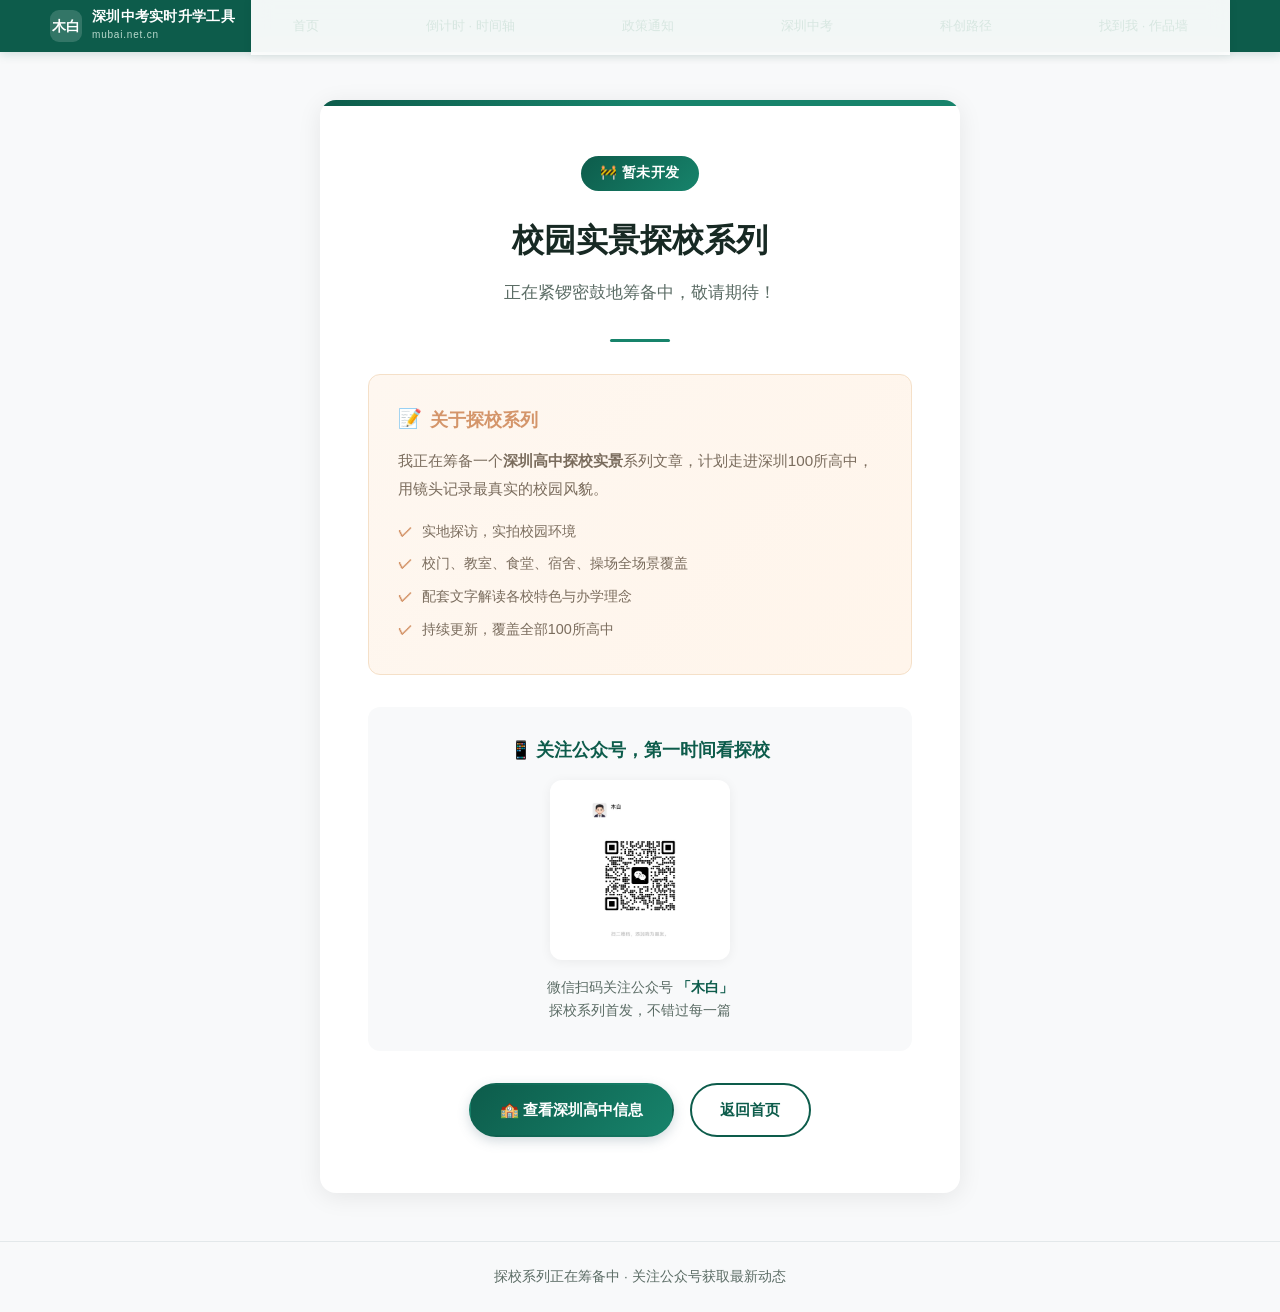
<file: campus-gallery/index.html>
<!DOCTYPE html>
<html lang="zh-CN">
<head>
<meta charset="UTF-8">
<meta name="viewport" content="width=device-width, initial-scale=1.0">
<meta name="description" content="深圳高中校园实景探校系列 - 敬请期待。关注公众号获取深圳100所高中实地探校实拍图文。">
<meta property="og:title" content="校园实景探校 - 敬请期待 | 木白">
<meta property="og:description" content="深圳高中校园实景探校系列正在筹备中，关注公众号获取第一手探校实拍图文。">
<meta property="og:type" content="website">
<meta property="og:url" content="https://mubai.net.cn/campus-gallery/">
<meta property="og:image" content="https://mubai.net.cn/avatar.jpg">
<link rel="canonical" href="https://mubai.net.cn/campus-gallery/">
<link rel="icon" href="../avatar.jpg" type="image/jpeg">
<link rel="apple-touch-icon" href="../avatar.jpg">
<title>校园实景探校 - 敬请期待 | 木白</title>
<style>
* { margin: 0; padding: 0; box-sizing: border-box; }

:root {
    --primary: #4f6d7a;
    --primary-light: #7a9eab;
    --accent: #e8a87c;
    --accent-dark: #d4956a;
    --bg-light: #f8f9fa;
    --text-dark: #2c3e50;
    --text-light: #ecf0f1;
    --text-muted: #7f8c8d;
    --card-bg: #ffffff;
    --border-radius: 16px;
    --shadow: 0 4px 24px rgba(0, 0, 0, 0.08);
    --shadow-hover: 0 8px 32px rgba(0, 0, 0, 0.12);
    --transition: all 0.3s ease;
}

html { scroll-behavior: smooth; }

body {
    font-family: -apple-system, BlinkMacSystemFont, "Segoe UI", "PingFang SC", "Hiragino Sans GB", "Microsoft YaHei", sans-serif;
    background: var(--bg-light);
    color: var(--text-dark);
    line-height: 1.6;
    min-height: 100vh;
    display: flex;
    flex-direction: column;
}

nav {
    position: sticky;
    top: 0;
    width: 100%;
    background: rgba(255, 255, 255, 0.95);
    backdrop-filter: blur(10px);
    box-shadow: 0 2px 10px rgba(0, 0, 0, 0.05);
    z-index: 100;
    display: flex;
    justify-content: space-between;
    align-items: center;
    padding: 0.8rem 2rem;
}
.main-content {
    flex: 1;
    display: flex;
    align-items: center;
    justify-content: center;
    padding: 3rem 1.5rem;
}

.coming-soon-card {
    background: var(--card-bg);
    border-radius: var(--border-radius);
    box-shadow: var(--shadow);
    padding: 3.5rem 3rem;
    max-width: 640px;
    width: 100%;
    text-align: center;
    position: relative;
    overflow: hidden;
}

.coming-soon-card::before {
    content: '';
    position: absolute;
    top: 0;
    left: 0;
    right: 0;
    height: 6px;
    background: linear-gradient(90deg, var(--primary), var(--accent), var(--primary-light));
}

.badge {
    display: inline-block;
    padding: 0.4rem 1.2rem;
    background: linear-gradient(135deg, var(--primary), var(--primary-light));
    color: #fff;
    border-radius: 999px;
    font-size: 0.85rem;
    font-weight: 600;
    margin-bottom: 1.5rem;
    letter-spacing: 0.5px;
}

.coming-soon-card h1 {
    font-size: 2rem;
    font-weight: 700;
    color: var(--text-dark);
    margin-bottom: 0.8rem;
}

.coming-soon-card .subtitle {
    font-size: 1.05rem;
    color: var(--text-muted);
    margin-bottom: 2rem;
    line-height: 1.7;
}

.divider {
    width: 60px;
    height: 3px;
    background: var(--accent);
    border-radius: 2px;
    margin: 0 auto 2rem;
}

.series-intro {
    background: linear-gradient(135deg, #fef7f0 0%, #fff5eb 100%);
    border: 1px solid #f5e0c8;
    border-radius: 12px;
    padding: 1.8rem;
    margin-bottom: 2rem;
    text-align: left;
}

.series-intro h3 {
    font-size: 1.15rem;
    color: var(--accent-dark);
    margin-bottom: 0.8rem;
    display: flex;
    align-items: center;
    gap: 0.5rem;
}

.series-intro h3::before {
    content: '📝';
    font-size: 1.2rem;
}

.series-intro p {
    font-size: 0.95rem;
    color: #7a6c5d;
    line-height: 1.8;
    margin-bottom: 0.6rem;
}

.series-intro ul {
    list-style: none;
    padding: 0;
    margin-top: 0.8rem;
}

.series-intro li {
    font-size: 0.9rem;
    color: #7a6c5d;
    padding: 0.3rem 0 0.3rem 1.5rem;
    position: relative;
}

.series-intro li::before {
    content: '✓';
    position: absolute;
    left: 0;
    color: var(--accent-dark);
    font-weight: 700;
}

.qr-section {
    background: var(--bg-light);
    border-radius: 12px;
    padding: 1.8rem;
    margin-bottom: 2rem;
}

.qr-section h3 {
    font-size: 1.1rem;
    color: var(--primary);
    margin-bottom: 1rem;
}

.qr-code-wrapper {
    width: 180px;
    height: 180px;
    margin: 0 auto 1rem;
    background: #fff;
    border-radius: 12px;
    padding: 12px;
    box-shadow: 0 2px 12px rgba(0,0,0,0.06);
}

.qr-code-wrapper img {
    width: 100%;
    height: 100%;
    object-fit: contain;
    border-radius: 8px;
}

.qr-tip {
    font-size: 0.9rem;
    color: var(--text-muted);
}

.qr-tip strong {
    color: var(--primary);
    font-weight: 600;
}

.action-buttons {
    display: flex;
    gap: 1rem;
    justify-content: center;
    flex-wrap: wrap;
}

.btn {
    display: inline-flex;
    align-items: center;
    gap: 0.5rem;
    padding: 0.8rem 1.8rem;
    border-radius: 999px;
    font-size: 0.95rem;
    font-weight: 600;
    text-decoration: none;
    transition: var(--transition);
    cursor: pointer;
    border: 2px solid transparent;
}

.btn-primary {
    background: linear-gradient(135deg, var(--primary), var(--primary-light));
    color: #fff;
    box-shadow: 0 4px 12px rgba(79, 109, 122, 0.25);
}

.btn-primary:hover {
    transform: translateY(-2px);
    box-shadow: 0 6px 16px rgba(79, 109, 122, 0.35);
}

.btn-outline {
    background: transparent;
    color: var(--primary);
    border-color: var(--primary);
}

.btn-outline:hover {
    background: var(--primary);
    color: #fff;
}

.page-footer {
    text-align: center;
    padding: 1.5rem 2rem;
    color: var(--text-muted);
    font-size: 0.85rem;
    border-top: 1px solid #e3e8ea;
}

@media (max-width: 640px) {
    .coming-soon-card {
        padding: 2.5rem 1.5rem;
    }
    .coming-soon-card h1 {
        font-size: 1.6rem;
    }
    .series-intro {
        padding: 1.2rem;
    }
    .qr-section {
        padding: 1.2rem;
    }
    .action-buttons {
        flex-direction: column;
    }
    .btn {
        width: 100%;
        justify-content: center;
    }
}
</style>
<link rel="stylesheet" href="../assets/css/site.css">
</head>
<body>
<header class="mb-sitebar"><div class="mb-inner"><a class="mb-brand" href="../index.html"><span class="mb-logo">木白</span><span class="mb-bt"><strong>深圳中考实时升学工具</strong><small>mubai.net.cn</small></span></a><nav class="mb-nav" aria-label="主导航"><a href="../index.html">首页</a><a href="../index.html#timeline">倒计时 · 时间轴</a><a href="../index.html#policy">政策通知</a><a href="../index.html#zhongkao">深圳中考</a><a href="../index.html#tech">科创路径</a><a href="../index.html#findme">找到我 · 作品墙</a></nav></div></header>


<main class="main-content">
    <div class="coming-soon-card">
        <span class="badge">🚧 暂未开发</span>
        <h1>校园实景探校系列</h1>
        <p class="subtitle">正在紧锣密鼓地筹备中，敬请期待！</p>
        <div class="divider"></div>

        <div class="series-intro">
            <h3>关于探校系列</h3>
            <p>我正在筹备一个<strong>深圳高中探校实景</strong>系列文章，计划走进深圳100所高中，用镜头记录最真实的校园风貌。</p>
            <ul>
                <li>实地探访，实拍校园环境</li>
                <li>校门、教室、食堂、宿舍、操场全场景覆盖</li>
                <li>配套文字解读各校特色与办学理念</li>
                <li>持续更新，覆盖全部100所高中</li>
            </ul>
        </div>

        <div class="qr-section">
            <h3>📱 关注公众号，第一时间看探校</h3>
            <div class="qr-code-wrapper">
                <img src="../wechat-qrcode.jpg" alt="微信公众号二维码">
            </div>
            <p class="qr-tip">微信扫码关注公众号 <strong>「木白」</strong><br>探校系列首发，不错过每一篇</p>
        </div>

        <div class="action-buttons">
            <a href="../shenzhen-high-schools/index.html" class="btn btn-primary">
                🏫 查看深圳高中信息
            </a>
            <a href="../index.html" class="btn btn-outline">
                返回首页
            </a>
        </div>
    </div>
</main>

<footer class="page-footer">
    探校系列正在筹备中 · 关注公众号获取最新动态
</footer>

<script src="../assets/js/site.js" defer></script>
</body>
</html>
</file>
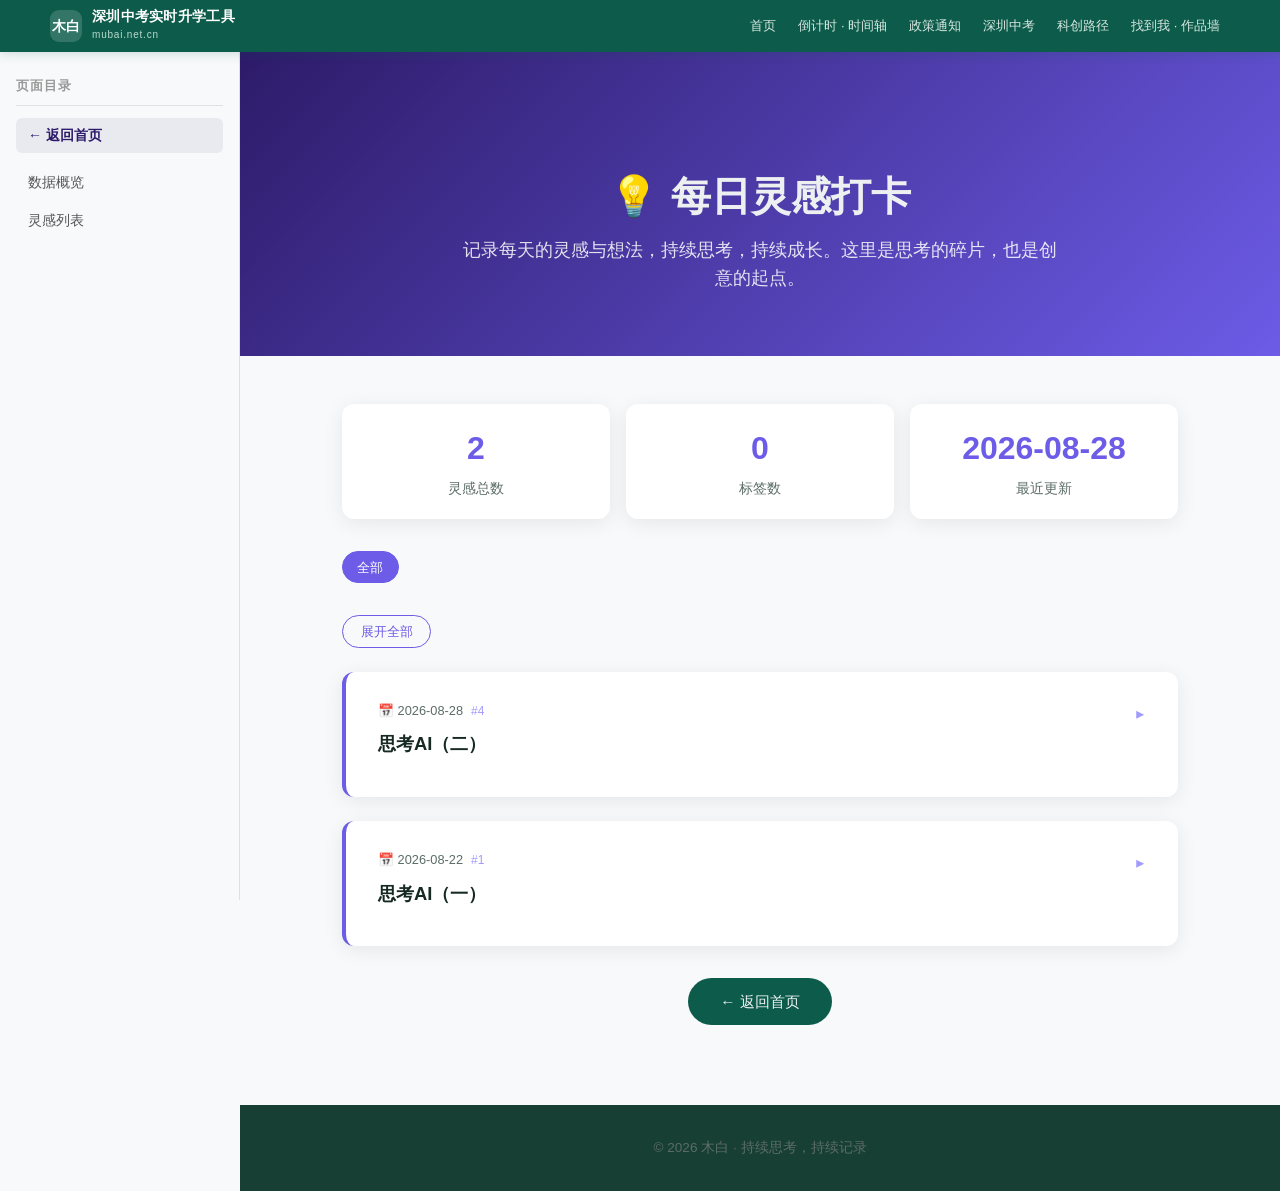
<file: inspirations/index.html>
<!DOCTYPE html>
<html lang="zh-CN"><head>
    <meta charset="UTF-8">
    <meta name="viewport" content="width=device-width, initial-scale=1.0">
    <meta name="description" content="木白的每日灵感打卡 - 记录每天的灵感与想法，持续思考，持续成长。">
    <meta property="og:title" content="每日灵感打卡 - 木白">
    <meta property="og:description" content="记录每天的灵感与想法，持续思考，持续成长。">
    <meta property="og:type" content="website">
    <meta property="og:url" content="https://mubai.net.cn/inspirations/">
    <meta property="og:image" content="https://mubai.net.cn/avatar.jpg">
    <link rel="canonical" href="https://mubai.net.cn/inspirations/">
    <link rel="icon" href="../avatar.jpg" type="image/jpeg">
    <link rel="apple-touch-icon" href="../avatar.jpg">
    <title>每日灵感打卡 - 木白</title>
    <style>
        * { margin: 0; padding: 0; box-sizing: border-box; }

        :root {
            --primary: #4f6d7a;
            --primary-light: #7a9eab;
            --accent: #e8a87c;
            --bg-dark: #2c3e50;
            --bg-light: #f8f9fa;
            --text-dark: #2c3e50;
            --text-light: #ecf0f1;
            --text-muted: #7f8c8d;
            --card-bg: #ffffff;
            --border-radius: 12px;
            --shadow: 0 4px 20px rgba(0, 0, 0, 0.08);
            --shadow-hover: 0 8px 30px rgba(0, 0, 0, 0.15);
            --transition: all 0.3s ease;
            --inspo-color: #6C5CE7;
            --inspo-light: #a29bfe;
        }

        html { scroll-behavior: smooth; }

        body {
            font-family: -apple-system, BlinkMacSystemFont, "Segoe UI", "PingFang SC", "Hiragino Sans GB", "Microsoft YaHei", sans-serif;
            background: var(--bg-light);
            color: var(--text-dark);
            line-height: 1.6;
        }

        .page-hero {
            background: linear-gradient(135deg, #2d1b69 0%, #6C5CE7 100%);
            color: var(--text-light);
            padding: 7rem 2rem 4rem;
            text-align: center;
        }
        .page-hero h1 { font-size: 2.5rem; font-weight: 700; margin-bottom: 0.5rem; }
        .page-hero p { font-size: 1.1rem; color: rgba(255, 255, 255, 0.85); max-width: 600px; margin: 0 auto; }

        .container { max-width: 900px; margin: 0 auto; padding: 3rem 2rem; }

        /* 统计栏 */
        .stats-bar {
            display: flex;
            gap: 1rem;
            flex-wrap: wrap;
            margin-bottom: 2rem;
        }
        .stat-card {
            flex: 1;
            min-width: 120px;
            background: var(--card-bg);
            border-radius: var(--border-radius);
            padding: 1.2rem 1.5rem;
            box-shadow: var(--shadow);
            text-align: center;
        }
        .stat-card .stat-num { font-size: 2rem; font-weight: 700; color: var(--inspo-color); }
        .stat-card .stat-label { font-size: 0.85rem; color: var(--text-muted); margin-top: 0.2rem; }

        /* 标签筛选 */
        .tag-filter {
            display: flex;
            flex-wrap: wrap;
            gap: 0.5rem;
            margin-bottom: 2rem;
        }
        .tag-filter .tag-chip {
            padding: 0.3rem 0.9rem;
            border-radius: 50px;
            font-size: 0.82rem;
            font-weight: 500;
            cursor: pointer;
            background: var(--card-bg);
            color: var(--text-muted);
            border: 1px solid #e0e0e0;
            transition: var(--transition);
        }
        .tag-filter .tag-chip:hover { border-color: var(--inspo-color); color: var(--inspo-color); }
        .tag-filter .tag-chip.active { background: var(--inspo-color); color: #fff; border-color: var(--inspo-color); }

        /* 全部展开/折叠按钮 */
        .toggle-all-bar { margin-bottom: 1.5rem; }
        .toggle-all-btn {
            padding: 0.4rem 1.1rem;
            border-radius: 50px;
            font-size: 0.82rem;
            font-weight: 500;
            cursor: pointer;
            background: transparent;
            color: var(--inspo-color);
            border: 1px solid var(--inspo-color);
            transition: var(--transition);
        }
        .toggle-all-btn:hover { background: var(--inspo-color); color: #fff; }

        /* 灵感卡片 */
        .inspo-list { display: flex; flex-direction: column; gap: 1.5rem; }

        .inspo-card {
            background: var(--card-bg);
            border-radius: var(--border-radius);
            padding: 1.8rem 2rem;
            box-shadow: var(--shadow);
            transition: var(--transition);
            border-left: 4px solid var(--inspo-color);
        }
        .inspo-card:hover { box-shadow: var(--shadow-hover); }

        .inspo-card .inspo-date {
            font-size: 0.8rem;
            color: var(--text-muted);
            margin-bottom: 0.5rem;
            display: flex;
            align-items: center;
            gap: 0.5rem;
        }
        .inspo-card .inspo-date .issue-link {
            color: var(--inspo-light);
            text-decoration: none;
            font-size: 0.75rem;
        }
        .inspo-card .inspo-date .issue-link:hover { text-decoration: underline; }

        .inspo-card h3 { font-size: 1.15rem; margin-bottom: 0.6rem; color: var(--text-dark); }

        .inspo-card .inspo-content {
            font-size: 0.95rem;
            color: #555;
            line-height: 1.8;
            margin-bottom: 1rem;
            white-space: pre-wrap;
        }

        .inspo-card .inspo-tags {
            display: flex;
            flex-wrap: wrap;
            gap: 0.4rem;
        }
        .inspo-card .inspo-tags span {
            background: rgba(108, 92, 231, 0.1);
            color: var(--inspo-color);
            font-size: 0.75rem;
            padding: 0.15rem 0.6rem;
            border-radius: 4px;
            font-weight: 500;
        }

        /* 折叠功能 */
        .inspo-card .inspo-header {
            cursor: pointer;
            display: flex;
            justify-content: space-between;
            align-items: flex-start;
            gap: 1rem;
            user-select: none;
        }
        .inspo-card .inspo-header-text { flex: 1; min-width: 0; }
        .inspo-card .toggle-icon {
            font-size: 0.85rem;
            color: var(--inspo-light);
            transition: transform 0.3s ease;
            flex-shrink: 0;
            margin-top: 0.2rem;
        }
        .inspo-card.collapsed .toggle-icon { transform: rotate(-90deg); }
        .inspo-card .inspo-body {
            overflow: hidden;
            max-height: 2000px;
            opacity: 1;
            transition: max-height 0.4s ease, opacity 0.3s ease;
        }
        .inspo-card.collapsed .inspo-body {
            max-height: 0;
            opacity: 0;
        }
        .inspo-card .inspo-header:hover .toggle-icon { color: var(--inspo-color); }

        /* 空状态 */
        .empty-state {
            text-align: center;
            padding: 4rem 2rem;
            color: var(--text-muted);
        }
        .empty-state .empty-icon { font-size: 3rem; margin-bottom: 1rem; }
        .empty-state h3 { font-size: 1.2rem; color: var(--text-dark); margin-bottom: 0.5rem; }
        .empty-state p { font-size: 0.95rem; }

        /* 加载状态 */
        .loading-state { text-align: center; padding: 3rem; color: var(--text-muted); }

        /* 返回按钮 */
        .back-section { text-align: center; padding: 2rem 0; }
        .back-link {
            display: inline-block;
            padding: 0.7rem 2rem;
            background: var(--primary);
            color: var(--text-light);
            text-decoration: none;
            border-radius: 50px;
            font-size: 0.95rem;
            font-weight: 500;
            transition: var(--transition);
        }
        .back-link:hover { background: var(--primary-light); transform: translateY(-2px); }

        footer { background: var(--bg-dark); color: var(--text-light); text-align: center; padding: 2rem; }
        footer p { font-size: 0.85rem; color: var(--text-muted); }

        @media (max-width: 768px) {
            .page-hero { padding: 6rem 1.5rem 3rem; }
            .page-hero h1 { font-size: 1.8rem; }
            .container { padding: 2rem 1rem; }
            .inspo-card { padding: 1.5rem; }
        }

        /* ========== 左侧目录导航 ========== */
        .page-toc { display: block; position: fixed; left: 0; top: 0; width: 240px; height: 100vh; background: #f8f9fa; border-right: 1px solid #e0e0e0; overflow-y: auto; padding: 20px 16px; z-index: 200; transition: transform 0.3s ease; box-sizing: border-box; }
        .page-toc .toc-header { font-size: 13px; color: #999; text-transform: uppercase; letter-spacing: 1px; margin-bottom: 12px; padding-bottom: 8px; border-bottom: 1px solid #e0e0e0; font-weight: 600; }
        .page-toc ul { display: block; list-style: none; padding: 0; margin: 0; }
        .page-toc li { margin-bottom: 2px; }
        .page-toc a { display: block; padding: 8px 12px; color: #555; text-decoration: none; font-size: 14px; border-radius: 6px; transition: all 0.2s; line-height: 1.4; }
        .page-toc a:hover { background: #e8eaf0; color: #2d1b69; }
        .page-toc a.active { background: #6C5CE7; color: #fff; }
        .toc-toggle { display: none; position: fixed; left: 16px; bottom: 80px; z-index: 201; width: 44px; height: 44px; border-radius: 50%; background: #6C5CE7; color: #fff; border: none; cursor: pointer; box-shadow: 0 2px 8px rgba(0,0,0,0.2); font-size: 20px; align-items: center; justify-content: center; }
        .toc-overlay { display: none; position: fixed; inset: 0; background: rgba(0,0,0,0.4); z-index: 199; }
        @media (min-width: 1025px) { body.toc-enabled { padding-left: 240px; } }
        @media (max-width: 1024px) {
            .page-toc { transform: translateX(-100%); box-shadow: 2px 0 20px rgba(0,0,0,0.15); }
            .page-toc.open { transform: translateX(0); }
            .toc-toggle { display: flex; }
            .toc-overlay.show { display: block; }
        }
        .page-toc .toc-home { display: block; padding: 8px 12px; margin-bottom: 12px; color: #2d1b69; text-decoration: none; font-size: 14px; font-weight: 600; border-radius: 6px; background: #e8eaf0; transition: all 0.2s; }
        .page-toc .toc-home:hover { background: #6C5CE7; color: #fff; }
        @media (min-width: 1025px) { .page-toc { padding-top: 24px; } }
    </style>
<link rel="stylesheet" href="../assets/css/site.css">
</head>
<body class="toc-enabled">
<header class="mb-sitebar"><div class="mb-inner"><a class="mb-brand" href="../index.html"><span class="mb-logo">木白</span><span class="mb-bt"><strong>深圳中考实时升学工具</strong><small>mubai.net.cn</small></span></a><nav class="mb-nav" aria-label="主导航"><a href="../index.html">首页</a><a href="../index.html#timeline">倒计时 · 时间轴</a><a href="../index.html#policy">政策通知</a><a href="../index.html#zhongkao">深圳中考</a><a href="../index.html#tech">科创路径</a><a href="../index.html#findme">找到我 · 作品墙</a></nav></div></header>

    <nav class="page-toc">
        <div class="toc-header">页面目录</div>
        <a class="toc-home" href="../index.html">← 返回首页</a>
        <ul>
            <li><a href="#stats">数据概览</a></li>
            <li><a href="#inspirations">灵感列表</a></li>
        </ul>
    </nav>
    <button class="toc-toggle" aria-label="目录">☰</button>
    <div class="toc-overlay"></div>

    <header class="page-hero">
        <h1>💡 每日灵感打卡</h1>
        <p>记录每天的灵感与想法，持续思考，持续成长。这里是思考的碎片，也是创意的起点。</p>
    </header>

    <div class="container">
        <div class="stats-bar" id="stats">
            <div class="stat-card">
                <div class="stat-num" id="stat-total">0</div>
                <div class="stat-label">灵感总数</div>
            </div>
            <div class="stat-card">
                <div class="stat-num" id="stat-tags">0</div>
                <div class="stat-label">标签数</div>
            </div>
            <div class="stat-card">
                <div class="stat-num" id="stat-latest">-</div>
                <div class="stat-label">最近更新</div>
            </div>
        </div>

        <div class="tag-filter" id="tag-filter"></div>

        <div class="toggle-all-bar">
            <button class="toggle-all-btn" id="toggle-all-btn">展开全部</button>
        </div>

        <div id="inspirations">
            <div class="loading-state">加载中...</div>
        </div>

        <div class="back-section">
            <a href="../index.html" class="back-link">← 返回首页</a>
        </div>
    </div>

    <footer>
        <p>© 2026 木白 · 持续思考，持续记录</p>
    </footer>

<script>
(function() {
    var allData = [];
    var activeTag = null;

    function formatDate(iso) {
        var d = new Date(iso);
        var y = d.getFullYear();
        var m = String(d.getMonth() + 1).padStart(2, '0');
        var day = String(d.getDate()).padStart(2, '0');
        return y + '-' + m + '-' + day;
    }

    function escapeHtml(str) {
        if (!str) return '';
        var div = document.createElement('div');
        div.textContent = str;
        return div.innerHTML;
    }

    function renderContent(content) {
        if (!content) return '';
        var html = content;
        html = html.replace(/<script\b[^<]*(?:(?!<\/script>)<[^<]*)*<\/script>/gi, '');
        html = html.replace(/\*\*(.+?)\*\*/g, '<strong>$1</strong>');

        var lines = html.split('\n');
        var result = [];
        var tableBuffer = [];

        function flushTable() {
            if (tableBuffer.length < 2) return tableBuffer.join('\n');
            var t = '<table style="border-collapse:collapse;width:100%;margin:12px 0;font-size:0.9rem;">';
            tableBuffer.forEach(function(row, idx) {
                var cells = row.split('|').map(function(c) { return c.trim(); }).filter(function(c) { return c !== ''; });
                if (cells.length < 2) return;
                if (idx === 0) {
                    t += '<thead><tr>';
                    cells.forEach(function(c) { t += '<th style="border:1px solid #ddd;padding:8px;text-align:left;background:#f5f5f5;">' + c + '</th>'; });
                    t += '</tr></thead><tbody>';
                } else {
                    t += '<tr>';
                    cells.forEach(function(c) { t += '<td style="border:1px solid #ddd;padding:8px;">' + c + '</td>'; });
                    t += '</tr>';
                }
            });
            t += '</tbody></table>';
            return t;
        }

        for (var i = 0; i < lines.length; i++) {
            var line = lines[i].trim();
            if (line.indexOf('|') >= 0 && line.indexOf('<') < 0) {
                tableBuffer.push(line);
            } else if (line === '' && tableBuffer.length > 0) {
                continue;
            } else {
                if (tableBuffer.length > 0) {
                    result.push(flushTable());
                    tableBuffer = [];
                }
                result.push(lines[i]);
            }
        }
        if (tableBuffer.length > 0) result.push(flushTable());

        return result.join('\n');
    }

    function renderStats(data) {
        document.getElementById('stat-total').textContent = data.length;

        var tagSet = {};
        data.forEach(function(item) {
            (item.tags || []).forEach(function(t) { tagSet[t] = true; });
        });
        var tagCount = Object.keys(tagSet).length;
        document.getElementById('stat-tags').textContent = tagCount;

        if (data.length > 0) {
            var sorted = data.slice().sort(function(a, b) {
                return new Date(b.date) - new Date(a.date);
            });
            document.getElementById('stat-latest').textContent = formatDate(sorted[0].date);
        }
    }

    function renderTags(data) {
        var tagSet = {};
        data.forEach(function(item) {
            (item.tags || []).forEach(function(t) { tagSet[t] = (tagSet[t] || 0) + 1; });
        });

        var container = document.getElementById('tag-filter');
        container.innerHTML = '';

        var allChip = document.createElement('span');
        allChip.className = 'tag-chip active';
        allChip.textContent = '全部';
        allChip.addEventListener('click', function() {
            activeTag = null;
            document.querySelectorAll('.tag-chip').forEach(function(c) { c.classList.remove('active'); });
            allChip.classList.add('active');
            renderList(allData);
        });
        container.appendChild(allChip);

        Object.keys(tagSet).sort().forEach(function(tag) {
            var chip = document.createElement('span');
            chip.className = 'tag-chip';
            chip.textContent = tag + ' (' + tagSet[tag] + ')';
            chip.addEventListener('click', function() {
                activeTag = tag;
                document.querySelectorAll('.tag-chip').forEach(function(c) { c.classList.remove('active'); });
                chip.classList.add('active');
                renderList(allData);
            });
            container.appendChild(chip);
        });
    }

    function renderList(data) {
        var container = document.getElementById('inspirations');
        var filtered = activeTag
            ? data.filter(function(item) { return (item.tags || []).indexOf(activeTag) !== -1; })
            : data;

        filtered.sort(function(a, b) {
            return new Date(b.date) - new Date(a.date);
        });

        if (filtered.length === 0) {
            container.innerHTML = '<div class="empty-state"><div class="empty-icon">🌱</div><h3>还没有灵感记录</h3><p>灵感总会到来，这里会记录每一次思考的闪光。</p></div>';
            return;
        }

        var html = '<div class="inspo-list">';
        filtered.forEach(function(item) {
            var tags = (item.tags || []).map(function(t) {
                return '<span>' + escapeHtml(t) + '</span>';
            }).join('');

            var repoUrl = 'https://github.com/mubai100/mubai100.github.io/issues/' + item.number;
            var stateBadge = item.state === 'CLOSED' ? ' ✓ 已完成' : '';

            html += '<div class="inspo-card collapsed">' +
                '<div class="inspo-header">' +
                    '<div class="inspo-header-text">' +
                        '<div class="inspo-date">📅 ' + formatDate(item.date) +
                        '<a class="issue-link" href="' + repoUrl + '" target="_blank">#' + item.number + stateBadge + '</a></div>' +
                        '<h3>' + escapeHtml(item.title) + '</h3>' +
                    '</div>' +
                    '<span class="toggle-icon">▼</span>' +
                '</div>' +
                '<div class="inspo-body">' +
                    '<div class="inspo-content">' + renderContent(item.content) + '</div>' +
                    (tags ? '<div class="inspo-tags">' + tags + '</div>' : '') +
                '</div>' +
                '</div>';
        });
        html += '</div>';
        container.innerHTML = html;

        container.querySelectorAll('.inspo-header').forEach(function(header) {
            header.addEventListener('click', function(e) {
                if (e.target.closest('.issue-link')) return;
                header.parentElement.classList.toggle('collapsed');
            });
        });

        var btn = document.getElementById('toggle-all-btn');
        if (btn) btn.textContent = '展开全部';
    }

    fetch('../data/inspirations.json')
        .then(function(res) { return res.json(); })
        .then(function(data) {
            allData = data || [];
            renderStats(allData);
            renderTags(allData);
            renderList(allData);
        })
        .catch(function() {
            document.getElementById('inspirations').innerHTML =
                '<div class="empty-state"><div class="empty-icon">🌱</div><h3>还没有灵感记录</h3><p>灵感总会到来，这里会记录每一次思考的闪光。</p></div>';
        });

    // 左侧目录导航
    var tocLinks = document.querySelectorAll('.page-toc a[href^="#"]');
    var sections = [];
    tocLinks.forEach(function(link) {
        var href = link.getAttribute('href');
        if (href && href.startsWith('#')) {
            var target = document.getElementById(href.substring(1));
            if (target) sections.push({ el: target, link: link });
        }
    });
    function updateActive() {
        var scrollPos = window.scrollY + 100;
        var current = null;
        sections.forEach(function(s) { if (s.el.offsetTop <= scrollPos) current = s; });
        tocLinks.forEach(function(l) { l.classList.remove('active'); });
        if (current) current.link.classList.add('active');
    }
    window.addEventListener('scroll', updateActive);
    updateActive();

    // 全部展开/折叠
    var toggleAllBtn = document.getElementById('toggle-all-btn');
    if (toggleAllBtn) {
        toggleAllBtn.addEventListener('click', function() {
            var cards = document.querySelectorAll('.inspo-card');
            var anyCollapsed = false;
            cards.forEach(function(c) { if (c.classList.contains('collapsed')) anyCollapsed = true; });
            if (anyCollapsed) {
                cards.forEach(function(c) { c.classList.remove('collapsed'); });
                toggleAllBtn.textContent = '折叠全部';
            } else {
                cards.forEach(function(c) { c.classList.add('collapsed'); });
                toggleAllBtn.textContent = '展开全部';
            }
        });
    }

    var toggle = document.querySelector('.toc-toggle');
    var toc = document.querySelector('.page-toc');
    var overlay = document.querySelector('.toc-overlay');
    if (toggle) {
        toggle.addEventListener('click', function() {
            toc.classList.toggle('open');
            overlay.classList.toggle('show');
        });
    }
    if (overlay) {
        overlay.addEventListener('click', function() {
            toc.classList.remove('open');
            overlay.classList.remove('show');
        });
    }
    tocLinks.forEach(function(link) {
        link.addEventListener('click', function() {
            if (window.innerWidth <= 1024) {
                toc.classList.remove('open');
                overlay.classList.remove('show');
            }
        });
    });
})();
</script>
<script type="module" src="https://static.cloudflareinsights.com/beacon.min.js/v31edd6df95cf4e85bb4c19e7a9bdbcba1788362987495" integrity="sha512-iIg7k2xntmwu6/uSb5tpc/hySgZc4eoL31yB29W6tJFo2akwjPWcEqnCEdJvGexCL0KEQwVYv5BlowfhVz26hg==" data-cf-beacon='{"version":"2024.11.0","token":"e7dec9ee3cca42bcaab82d4b32297f98","r":1,"spa":2}' crossorigin="anonymous"></script>
<script src="../assets/js/site.js" defer></script>
</body></html>
</file>
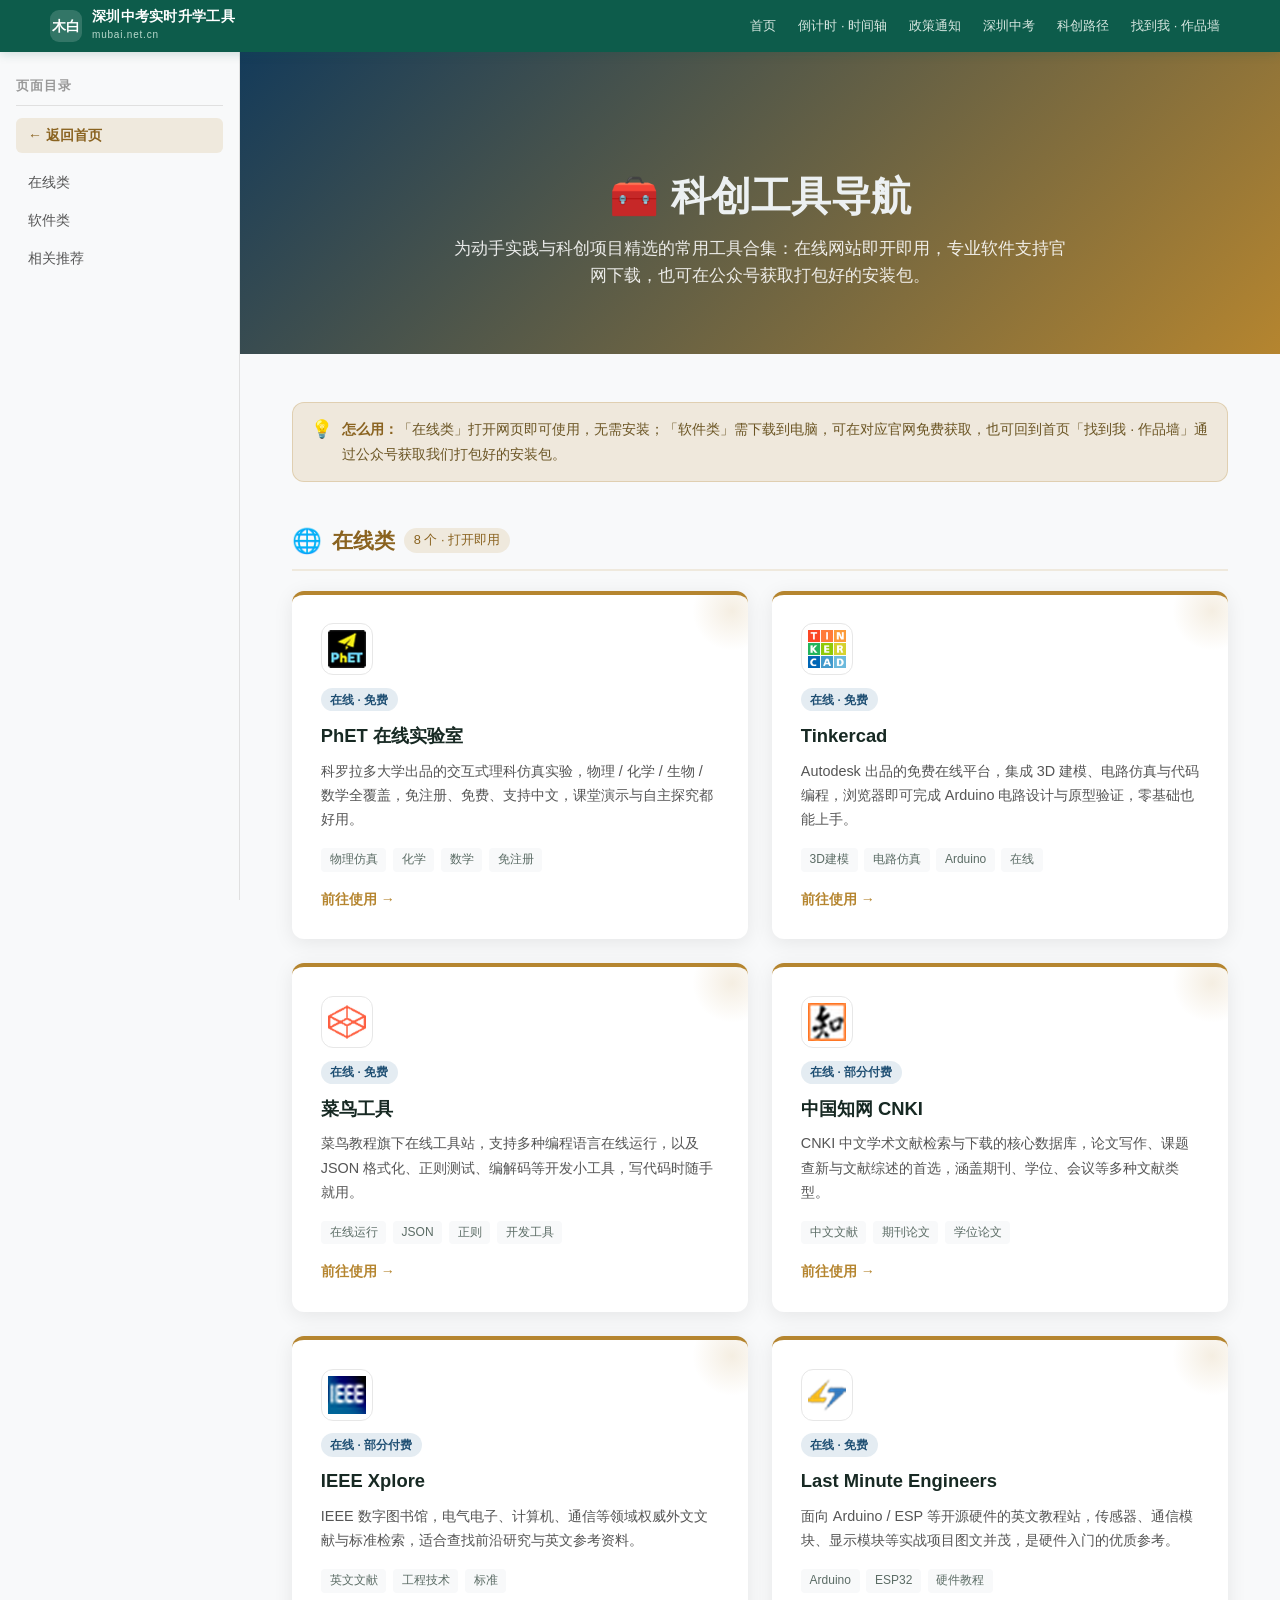
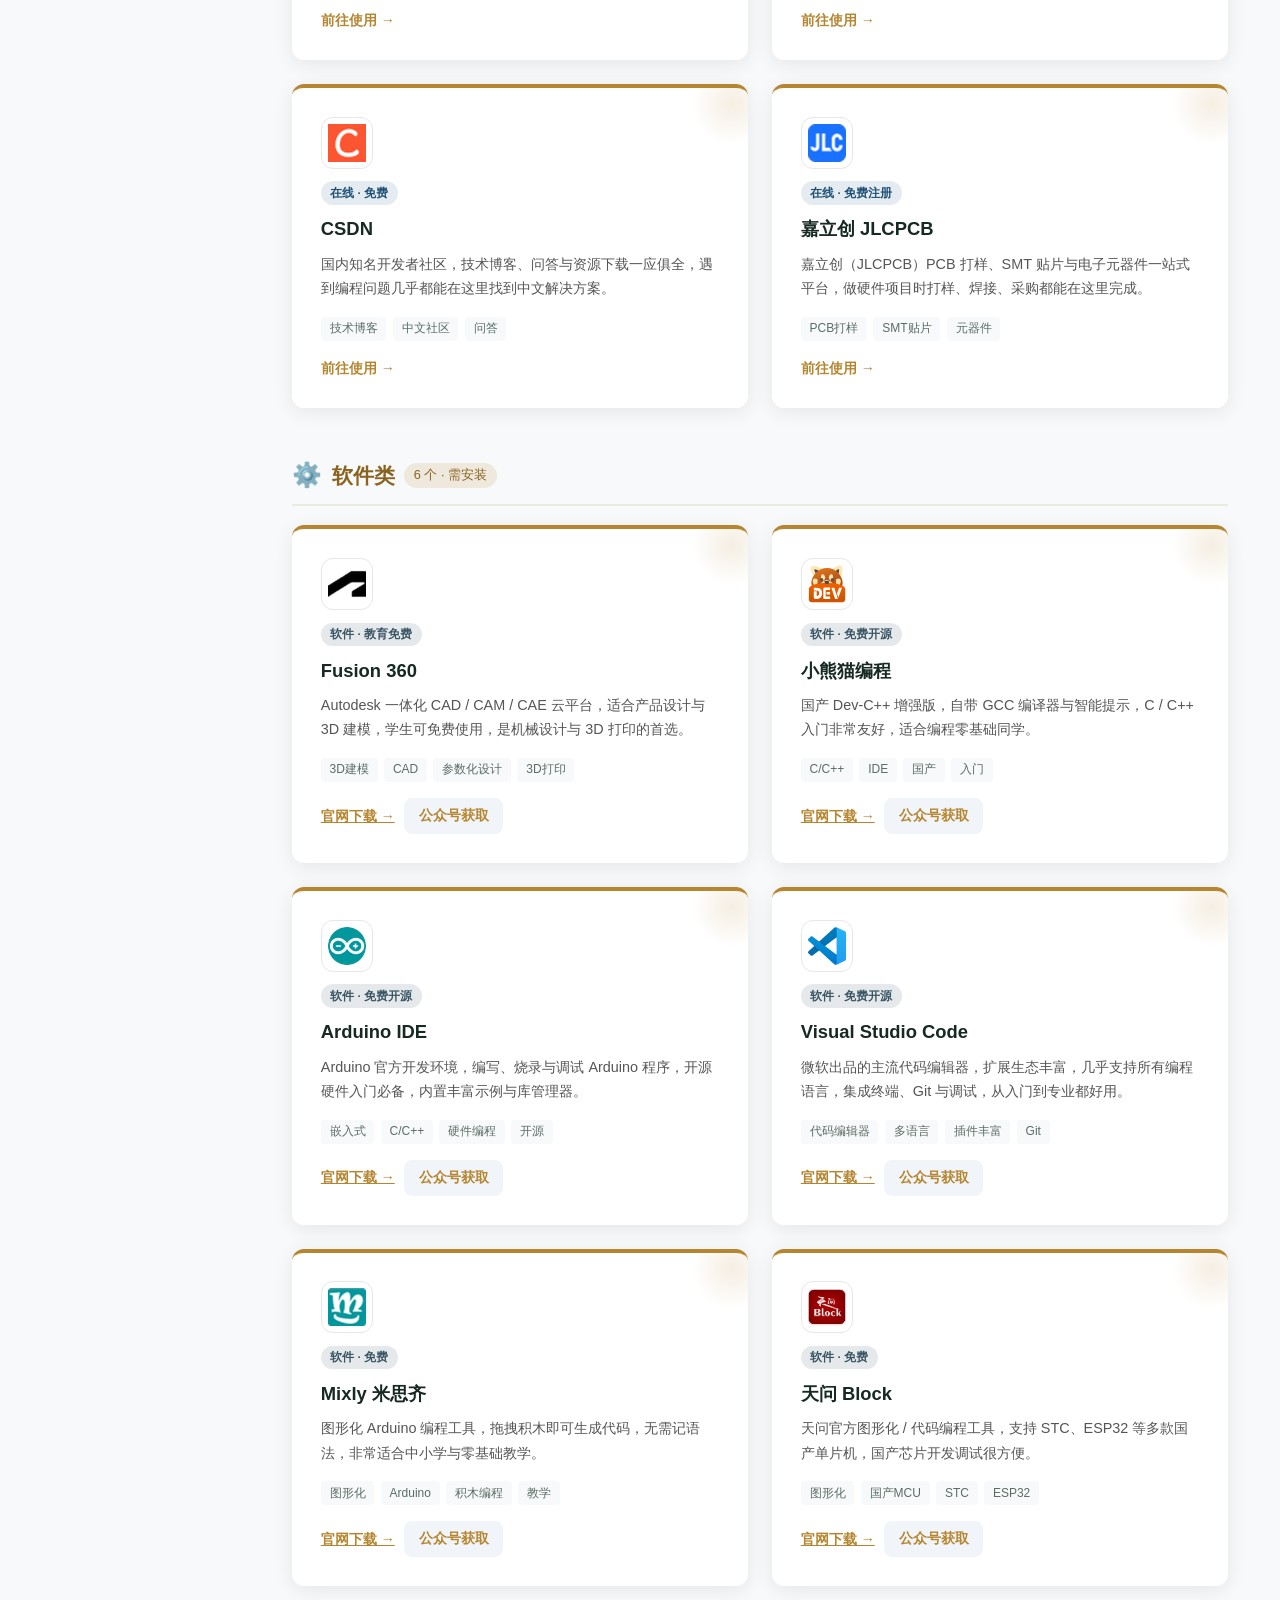
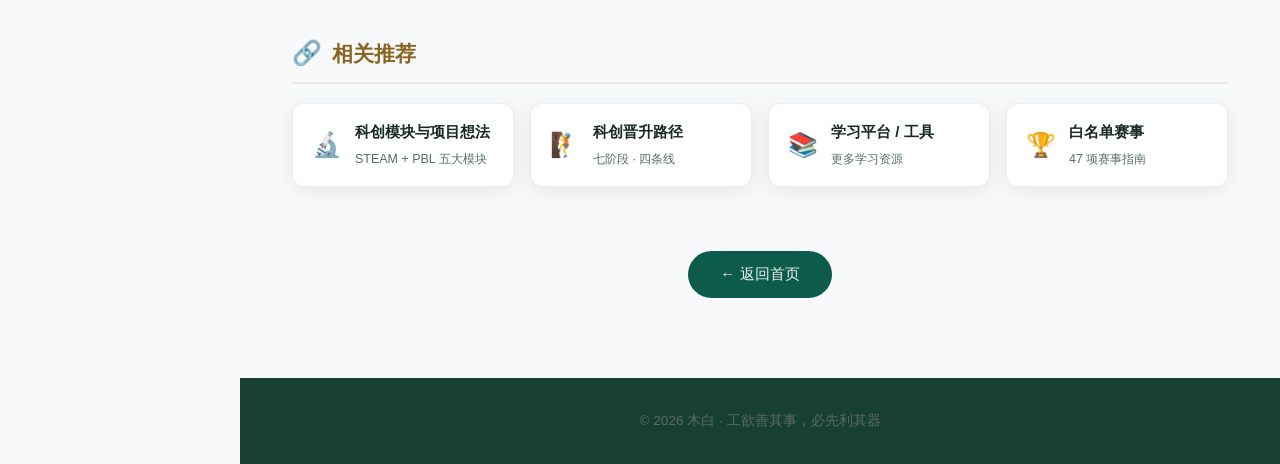
<file: kechuang-tools/index.html>
<!DOCTYPE html>
<html lang="zh-CN"><head>
    <meta charset="UTF-8">
    <meta name="viewport" content="width=device-width, initial-scale=1.0">
    <meta name="description" content="木白为动手实践与科创项目精选的常用工具合集：在线网站即开即用，专业软件支持官网下载，也可通过公众号获取安装包。">
    <meta property="og:title" content="科创工具导航 - 木白">
    <meta property="og:description" content="为动手实践与科创项目精选的常用工具合集：在线网站即开即用，专业软件支持官网下载。">
    <meta property="og:type" content="website">
    <meta property="og:url" content="https://mubai.net.cn/kechuang-tools/">
    <meta property="og:image" content="https://mubai.net.cn/avatar.jpg">
    <link rel="canonical" href="https://mubai.net.cn/kechuang-tools/">
    <link rel="icon" href="../avatar.jpg" type="image/jpeg">
    <link rel="apple-touch-icon" href="../avatar.jpg">
    <title>科创工具导航 - 木白</title>
    <style>
        * { margin: 0; padding: 0; box-sizing: border-box; }

        :root {
            --primary: #4f6d7a;
            --primary-light: #7a9eab;
            --bg-dark: #2c3e50;
            --bg-light: #f8f9fa;
            --text-dark: #2c3e50;
            --text-light: #ecf0f1;
            --text-muted: #7f8c8d;
            --card-bg: #ffffff;
            --border-radius: 12px;
            --shadow: 0 4px 20px rgba(0, 0, 0, 0.08);
            --shadow-hover: 0 8px 30px rgba(0, 0, 0, 0.15);
            --transition: all 0.3s ease;

            /* 科创主题色：科技蓝 + 金 */
            --kc: #b5852f;
            --kc-dark: #8a6320;
            --kc-soft: rgba(181, 133, 47, 0.14);
            --kc-blue: #2f6f9e;
            --kc-blue-dark: #1f4f73;
            --kc-blue-soft: rgba(47, 111, 158, 0.13);
            --kc-teal: #4f6d7a;
            --kc-teal-soft: rgba(79, 109, 122, 0.15);
            --kc-green: #1f7a52;
            --kc-green-soft: rgba(46, 160, 110, 0.15);
        }

        html { scroll-behavior: smooth; }

        body {
            font-family: -apple-system, BlinkMacSystemFont, "Segoe UI", "PingFang SC", "Hiragino Sans GB", "Microsoft YaHei", sans-serif;
            background: var(--bg-light);
            color: var(--text-dark);
            line-height: 1.6;
        }

        /* Hero */
        .page-hero {
            background: linear-gradient(135deg, #143b5a 0%, #b5852f 100%);
            color: var(--text-light);
            padding: 7rem 2rem 4rem;
            text-align: center;
        }
        .page-hero h1 { font-size: 2.5rem; font-weight: 700; margin-bottom: 0.5rem; }
        .page-hero p { font-size: 1.05rem; color: rgba(255, 255, 255, 0.88); max-width: 620px; margin: 0 auto; }

        /* 内容区 */
        .container { max-width: 1000px; margin: 0 auto; padding: 3rem 2rem; }

        .page-note {
            display: flex;
            gap: 0.6rem;
            align-items: flex-start;
            background: var(--kc-soft);
            border: 1px solid rgba(181, 133, 47, 0.25);
            border-radius: 12px;
            padding: 0.9rem 1.1rem;
            font-size: 0.9rem;
            color: #6b5524;
            line-height: 1.7;
            margin-bottom: 2.5rem;
        }
        .page-note b { color: var(--kc-dark); }
        .page-note .pn-ico { font-size: 1.1rem; line-height: 1.4; flex: none; }

        .section-title {
            font-size: 1.6rem;
            font-weight: 700;
            color: var(--text-dark);
            margin-bottom: 0.4rem;
            display: flex;
            align-items: center;
            gap: 0.5rem;
        }
        .section-subtitle {
            color: var(--text-muted);
            font-size: 0.95rem;
            margin-bottom: 1.5rem;
        }

        /* 分类区块 */
        .category-section { margin-bottom: 3rem; }
        .category-header {
            display: flex;
            align-items: center;
            gap: 0.6rem;
            margin-bottom: 1.2rem;
            padding-bottom: 0.6rem;
            border-bottom: 2px solid var(--kc-soft);
        }
        .category-header .cat-icon { font-size: 1.5rem; }
        .category-header h2 {
            font-size: 1.3rem;
            font-weight: 700;
            color: var(--kc-dark);
        }
        .category-header .cat-count {
            font-size: 0.8rem;
            color: var(--kc-dark);
            background: var(--kc-soft);
            padding: 0.15rem 0.6rem;
            border-radius: 50px;
            font-weight: 500;
        }

        /* 工具卡片网格 */
        .tools-grid {
            display: grid;
            grid-template-columns: repeat(auto-fit, minmax(300px, 1fr));
            gap: 1.5rem;
        }

        .tool-card {
            display: flex;
            flex-direction: column;
            background: var(--card-bg);
            border-radius: var(--border-radius);
            padding: 1.8rem;
            box-shadow: var(--shadow);
            transition: var(--transition);
            border-top: 4px solid var(--kc);
            text-decoration: none;
            color: inherit;
            position: relative;
            overflow: hidden;
        }
        .tool-card::before {
            content: '';
            position: absolute;
            top: 0;
            right: 0;
            width: 80px;
            height: 80px;
            background: radial-gradient(circle, var(--kc-soft) 0%, transparent 70%);
            border-radius: 50%;
            transform: translate(30%, -30%);
            transition: var(--transition);
        }
        .tool-card:hover {
            transform: translateY(-5px);
            box-shadow: var(--shadow-hover);
            border-top-color: var(--kc-dark);
        }
        .tool-card:hover::before {
            transform: translate(20%, -20%) scale(1.5);
        }

        /* Logo 图标（优先真实 logo，失败回退 emoji） */
        .tool-logo-wrap {
            width: 52px;
            height: 52px;
            border-radius: 12px;
            overflow: hidden;
            display: flex;
            align-items: center;
            justify-content: center;
            background: #fff;
            border: 1px solid #e7e7e7;
            margin-bottom: 0.8rem;
            flex: none;
        }
        .tool-logo-wrap .tool-logo {
            width: 100%;
            height: 100%;
            object-fit: contain;
            padding: 6px;
        }
        .tool-logo-wrap .tool-emoji {
            font-size: 1.6rem;
            line-height: 1;
            display: none;
        }

        .tool-card .tool-badge {
            display: inline-block;
            align-self: flex-start;
            padding: 0.15rem 0.6rem;
            border-radius: 50px;
            font-size: 0.72rem;
            font-weight: 600;
            margin-bottom: 0.6rem;
            background: var(--kc-soft);
            color: var(--kc-dark);
        }
        .tool-card .tool-badge.web { background: var(--kc-blue-soft); color: var(--kc-blue-dark); }
        .tool-card .tool-badge.app { background: var(--kc-teal-soft); color: #3a5563; }
        .tool-card .tool-badge.free { background: var(--kc-green-soft); color: var(--kc-green); }

        .tool-card h3 {
            font-size: 1.15rem;
            margin-bottom: 0.5rem;
            color: var(--text-dark);
        }

        .tool-card .tool-desc {
            font-size: 0.9rem;
            color: #555;
            line-height: 1.7;
            margin-bottom: 1rem;
            flex: 1;
        }

        .tool-card .tool-tags {
            display: flex;
            flex-wrap: wrap;
            gap: 0.4rem;
            margin-bottom: 1rem;
        }
        .tool-card .tool-tags span {
            background: var(--bg-light);
            color: var(--text-muted);
            font-size: 0.75rem;
            padding: 0.15rem 0.55rem;
            border-radius: 4px;
            font-weight: 500;
        }

        .tool-card .tool-link {
            display: inline-flex;
            align-items: center;
            gap: 0.3rem;
            font-size: 0.88rem;
            color: var(--kc);
            font-weight: 600;
            transition: var(--transition);
        }
        .tool-card:hover .tool-link {
            color: var(--kc-dark);
            gap: 0.5rem;
        }

        /* 软件类双按钮 */
        .tool-actions {
            display: flex;
            gap: 0.6rem;
            flex-wrap: wrap;
            margin-top: auto;
        }
        .tool-ghost {
            display: inline-flex;
            align-items: center;
            gap: 0.3rem;
            font-size: 0.85rem;
            font-weight: 600;
            text-decoration: none;
            padding: 0.45rem 0.9rem;
            border-radius: 8px;
            background: #f1f5f9;
            color: var(--kc);
            transition: var(--transition);
        }
        .tool-ghost:hover { background: #e2e8f0; }

        /* 返回按钮 */
        .back-section {
            text-align: center;
            padding: 2rem 0;
        }
        .back-link {
            display: inline-block;
            padding: 0.7rem 2rem;
            background: var(--primary);
            color: var(--text-light);
            text-decoration: none;
            border-radius: 50px;
            font-size: 0.95rem;
            font-weight: 500;
            transition: var(--transition);
        }
        .back-link:hover {
            background: var(--primary-light);
            transform: translateY(-2px);
        }

        /* 相关推荐 */
        .related-section { margin-bottom: 2rem; }
        .related-grid {
            display: grid;
            grid-template-columns: repeat(auto-fit, minmax(220px, 1fr));
            gap: 1rem;
        }
        .related-card {
            display: flex;
            align-items: center;
            gap: 0.8rem;
            background: var(--card-bg);
            border: 1px solid #ececec;
            border-radius: 12px;
            padding: 1rem 1.2rem;
            text-decoration: none;
            color: var(--text-dark);
            box-shadow: var(--shadow);
            transition: var(--transition);
        }
        .related-card:hover { transform: translateY(-3px); box-shadow: var(--shadow-hover); border-color: var(--kc-soft); }
        .related-card .rc-icon { font-size: 1.5rem; flex: none; }
        .related-card .rc-text strong { display: block; font-size: 0.95rem; }
        .related-card .rc-text span { font-size: 0.78rem; color: var(--text-muted); }

        /* 页脚 */
        footer {
            background: var(--bg-dark);
            color: var(--text-light);
            text-align: center;
            padding: 2rem;
        }
        footer p { font-size: 0.85rem; color: var(--text-muted); }

        /* 响应式 */
        @media (max-width: 768px) {
            .page-hero { padding: 6rem 1.5rem 3rem; }
            .page-hero h1 { font-size: 1.8rem; }
            .container { padding: 2rem 1rem; }
            .tools-grid { grid-template-columns: 1fr; }
        }

        /* ========== 左侧目录导航 ========== */
        .page-toc {
            display: block;
            position: fixed;
            left: 0;
            top: 0;
            width: 240px;
            height: 100vh;
            background: #f8f9fa;
            border-right: 1px solid #e0e0e0;
            overflow-y: auto;
            padding: 20px 16px;
            z-index: 200;
            transition: transform 0.3s ease;
            box-sizing: border-box;
        }
        .page-toc .toc-header {
            font-size: 13px;
            color: #999;
            text-transform: uppercase;
            letter-spacing: 1px;
            margin-bottom: 12px;
            padding-bottom: 8px;
            border-bottom: 1px solid #e0e0e0;
            font-weight: 600;
        }
        .page-toc ul { display: block; list-style: none; padding: 0; margin: 0; }
        .page-toc li { margin-bottom: 2px; }
        .page-toc a {
            display: block;
            padding: 8px 12px;
            color: #555;
            text-decoration: none;
            font-size: 14px;
            border-radius: 6px;
            transition: all 0.2s;
            line-height: 1.4;
        }
        .page-toc a:hover { background: var(--kc-soft); color: var(--kc-dark); }
        .page-toc a.active { background: var(--kc); color: #fff; }
        .toc-toggle {
            display: none;
            position: fixed;
            left: 16px;
            bottom: 80px;
            z-index: 201;
            width: 44px;
            height: 44px;
            border-radius: 50%;
            background: var(--kc);
            color: #fff;
            border: none;
            cursor: pointer;
            box-shadow: 0 2px 8px rgba(0,0,0,0.2);
            font-size: 20px;
            align-items: center;
            justify-content: center;
        }
        .toc-overlay {
            display: none;
            position: fixed;
            inset: 0;
            background: rgba(0,0,0,0.4);
            z-index: 199;
        }
        @media (min-width: 1025px) { body.toc-enabled { padding-left: 240px; } }
        @media (max-width: 1024px) {
            .page-toc { transform: translateX(-100%); box-shadow: 2px 0 20px rgba(0,0,0,0.15); }
            .page-toc.open { transform: translateX(0); }
            .toc-toggle { display: flex; }
            .toc-overlay.show { display: block; }
        }
        .page-toc .toc-home {
            display: block;
            padding: 8px 12px;
            margin-bottom: 12px;
            color: var(--kc-dark);
            text-decoration: none;
            font-size: 14px;
            font-weight: 600;
            border-radius: 6px;
            background: var(--kc-soft);
            transition: all 0.2s;
        }
        .page-toc .toc-home:hover { background: var(--kc); color: #fff; }
        @media (min-width: 1025px) { .page-toc { padding-top: 24px; } }
    </style>
<link rel="stylesheet" href="../assets/css/site.css">
</head>
<body class="toc-enabled">
<header class="mb-sitebar"><div class="mb-inner"><a class="mb-brand" href="../index.html"><span class="mb-logo">木白</span><span class="mb-bt"><strong>深圳中考实时升学工具</strong><small>mubai.net.cn</small></span></a><nav class="mb-nav" aria-label="主导航"><a href="../index.html">首页</a><a href="../index.html#timeline">倒计时 · 时间轴</a><a href="../index.html#policy">政策通知</a><a href="../index.html#zhongkao">深圳中考</a><a href="../index.html#tech">科创路径</a><a href="../index.html#findme">找到我 · 作品墙</a></nav></div></header>

    <!-- 左侧目录 -->
    <nav class="page-toc">
        <div class="toc-header">页面目录</div>
        <a class="toc-home" href="../index.html">← 返回首页</a>
        <ul>
            <li><a href="#online">在线类</a></li>
            <li><a href="#software">软件类</a></li>
            <li><a href="#related">相关推荐</a></li>
        </ul>
    </nav>
    <button class="toc-toggle" aria-label="目录">☰</button>
    <div class="toc-overlay"></div>

<!-- Hero -->
    <header class="page-hero">
        <h1>🧰 科创工具导航</h1>
        <p>为动手实践与科创项目精选的常用工具合集：在线网站即开即用，专业软件支持官网下载，也可在公众号获取打包好的安装包。</p>
    </header>

    <!-- 内容区 -->
    <div class="container">

        <div class="page-note">
            <span class="pn-ico">💡</span>
            <div><b>怎么用：</b>「在线类」打开网页即可使用，无需安装；「软件类」需下载到电脑，可在对应官网免费获取，也可回到首页「找到我 · 作品墙」通过公众号获取我们打包好的安装包。</div>
        </div>

        <!-- 在线类 -->
        <section class="category-section" id="online">
            <div class="category-header">
                <span class="cat-icon">🌐</span>
                <h2>在线类</h2>
                <span class="cat-count">8 个 · 打开即用</span>
            </div>
            <div class="tools-grid">

                <a href="https://phet.colorado.edu/zh_CN/" target="_blank" rel="noopener" class="tool-card">
                    <div class="tool-logo-wrap">
                        <img class="tool-logo" alt="PhET" loading="lazy" src="icons/phet.png" onerror="this.style.display='none';this.nextElementSibling.style.display='flex';">
                        <span class="tool-emoji">🔬</span>
                    </div>
                    <span class="tool-badge web">在线 · 免费</span>
                    <h3>PhET 在线实验室</h3>
                    <p class="tool-desc">科罗拉多大学出品的交互式理科仿真实验，物理 / 化学 / 生物 / 数学全覆盖，免注册、免费、支持中文，课堂演示与自主探究都好用。</p>
                    <div class="tool-tags">
                        <span>物理仿真</span><span>化学</span><span>数学</span><span>免注册</span>
                    </div>
                    <span class="tool-link">前往使用 →</span>
                </a>

                <a href="https://www.tinkercad.com/" target="_blank" rel="noopener" class="tool-card">
                    <div class="tool-logo-wrap">
                        <img class="tool-logo" alt="Tinkercad" loading="lazy" src="icons/tinkercad.png" onerror="this.style.display='none';this.nextElementSibling.style.display='flex';">
                        <span class="tool-emoji">🔧</span>
                    </div>
                    <span class="tool-badge web">在线 · 免费</span>
                    <h3>Tinkercad</h3>
                    <p class="tool-desc">Autodesk 出品的免费在线平台，集成 3D 建模、电路仿真与代码编程，浏览器即可完成 Arduino 电路设计与原型验证，零基础也能上手。</p>
                    <div class="tool-tags">
                        <span>3D建模</span><span>电路仿真</span><span>Arduino</span><span>在线</span>
                    </div>
                    <span class="tool-link">前往使用 →</span>
                </a>

                <a href="https://c.runoob.com/" target="_blank" rel="noopener" class="tool-card">
                    <div class="tool-logo-wrap">
                        <img class="tool-logo" alt="菜鸟工具" loading="lazy" src="icons/runoob.png" onerror="this.style.display='none';this.nextElementSibling.style.display='flex';">
                        <span class="tool-emoji">📖</span>
                    </div>
                    <span class="tool-badge web">在线 · 免费</span>
                    <h3>菜鸟工具</h3>
                    <p class="tool-desc">菜鸟教程旗下在线工具站，支持多种编程语言在线运行，以及 JSON 格式化、正则测试、编解码等开发小工具，写代码时随手就用。</p>
                    <div class="tool-tags">
                        <span>在线运行</span><span>JSON</span><span>正则</span><span>开发工具</span>
                    </div>
                    <span class="tool-link">前往使用 →</span>
                </a>

                <a href="https://www.cnki.net/" target="_blank" rel="noopener" class="tool-card">
                    <div class="tool-logo-wrap">
                        <img class="tool-logo" alt="中国知网" loading="lazy" src="icons/cnki.png" onerror="this.style.display='none';this.nextElementSibling.style.display='flex';">
                        <span class="tool-emoji">📑</span>
                    </div>
                    <span class="tool-badge web">在线 · 部分付费</span>
                    <h3>中国知网 CNKI</h3>
                    <p class="tool-desc">CNKI 中文学术文献检索与下载的核心数据库，论文写作、课题查新与文献综述的首选，涵盖期刊、学位、会议等多种文献类型。</p>
                    <div class="tool-tags">
                        <span>中文文献</span><span>期刊论文</span><span>学位论文</span>
                    </div>
                    <span class="tool-link">前往使用 →</span>
                </a>

                <a href="https://ieeexplore.ieee.org/" target="_blank" rel="noopener" class="tool-card">
                    <div class="tool-logo-wrap">
                        <img class="tool-logo" alt="IEEE Xplore" loading="lazy" src="icons/ieee.png" onerror="this.style.display='none';this.nextElementSibling.style.display='flex';">
                        <span class="tool-emoji">📐</span>
                    </div>
                    <span class="tool-badge web">在线 · 部分付费</span>
                    <h3>IEEE Xplore</h3>
                    <p class="tool-desc">IEEE 数字图书馆，电气电子、计算机、通信等领域权威外文文献与标准检索，适合查找前沿研究与英文参考资料。</p>
                    <div class="tool-tags">
                        <span>英文文献</span><span>工程技术</span><span>标准</span>
                    </div>
                    <span class="tool-link">前往使用 →</span>
                </a>

                <a href="https://lastminuteengineers.com/" target="_blank" rel="noopener" class="tool-card">
                    <div class="tool-logo-wrap">
                        <img class="tool-logo" alt="Last Minute Engineers" loading="lazy" src="icons/lastminute.png" onerror="this.style.display='none';this.nextElementSibling.style.display='flex';">
                        <span class="tool-emoji">🛠️</span>
                    </div>
                    <span class="tool-badge web">在线 · 免费</span>
                    <h3>Last Minute Engineers</h3>
                    <p class="tool-desc">面向 Arduino / ESP 等开源硬件的英文教程站，传感器、通信模块、显示模块等实战项目图文并茂，是硬件入门的优质参考。</p>
                    <div class="tool-tags">
                        <span>Arduino</span><span>ESP32</span><span>硬件教程</span>
                    </div>
                    <span class="tool-link">前往使用 →</span>
                </a>

                <a href="https://www.csdn.net/" target="_blank" rel="noopener" class="tool-card">
                    <div class="tool-logo-wrap">
                        <img class="tool-logo" alt="CSDN" loading="lazy" src="icons/csdn.png" onerror="this.style.display='none';this.nextElementSibling.style.display='flex';">
                        <span class="tool-emoji">✍️</span>
                    </div>
                    <span class="tool-badge web">在线 · 免费</span>
                    <h3>CSDN</h3>
                    <p class="tool-desc">国内知名开发者社区，技术博客、问答与资源下载一应俱全，遇到编程问题几乎都能在这里找到中文解决方案。</p>
                    <div class="tool-tags">
                        <span>技术博客</span><span>中文社区</span><span>问答</span>
                    </div>
                    <span class="tool-link">前往使用 →</span>
                </a>

                <a href="https://www.jlc.com/" target="_blank" rel="noopener" class="tool-card">
                    <div class="tool-logo-wrap">
                        <img class="tool-logo" alt="嘉立创" loading="lazy" src="icons/jlc.png" onerror="this.style.display='none';this.nextElementSibling.style.display='flex';">
                        <span class="tool-emoji">🔩</span>
                    </div>
                    <span class="tool-badge web">在线 · 免费注册</span>
                    <h3>嘉立创 JLCPCB</h3>
                    <p class="tool-desc">嘉立创（JLCPCB）PCB 打样、SMT 贴片与电子元器件一站式平台，做硬件项目时打样、焊接、采购都能在这里完成。</p>
                    <div class="tool-tags">
                        <span>PCB打样</span><span>SMT贴片</span><span>元器件</span>
                    </div>
                    <span class="tool-link">前往使用 →</span>
                </a>

            </div>
        </section>

        <!-- 软件类 -->
        <section class="category-section" id="software">
            <div class="category-header">
                <span class="cat-icon">⚙️</span>
                <h2>软件类</h2>
                <span class="cat-count">6 个 · 需安装</span>
            </div>
            <div class="tools-grid">

                <div class="tool-card">
                    <div class="tool-logo-wrap">
                        <img class="tool-logo" alt="Fusion 360" loading="lazy" src="icons/autodesk.png" onerror="this.style.display='none';this.nextElementSibling.style.display='flex';">
                        <span class="tool-emoji">🧊</span>
                    </div>
                    <span class="tool-badge app">软件 · 教育免费</span>
                    <h3>Fusion 360</h3>
                    <p class="tool-desc">Autodesk 一体化 CAD / CAM / CAE 云平台，适合产品设计与 3D 建模，学生可免费使用，是机械设计与 3D 打印的首选。</p>
                    <div class="tool-tags">
                        <span>3D建模</span><span>CAD</span><span>参数化设计</span><span>3D打印</span>
                    </div>
                    <div class="tool-actions">
                        <a class="tool-link" href="https://www.autodesk.com/products/fusion-360" target="_blank" rel="noopener">官网下载 →</a>
                        <a class="tool-ghost" href="../index.html#findme">公众号获取</a>
                    </div>
                </div>

                <div class="tool-card">
                    <div class="tool-logo-wrap">
                        <img class="tool-logo" alt="小熊猫编程" loading="lazy" src="icons/xiongmao.svg" onerror="this.style.display='none';this.nextElementSibling.style.display='flex';">
                        <span class="tool-emoji">🐼</span>
                    </div>
                    <span class="tool-badge app">软件 · 免费开源</span>
                    <h3>小熊猫编程</h3>
                    <p class="tool-desc">国产 Dev-C++ 增强版，自带 GCC 编译器与智能提示，C / C++ 入门非常友好，适合编程零基础同学。</p>
                    <div class="tool-tags">
                        <span>C/C++</span><span>IDE</span><span>国产</span><span>入门</span>
                    </div>
                    <div class="tool-actions">
                        <a class="tool-link" href="https://royqh.net/redpandacpp/" target="_blank" rel="noopener">官网下载 →</a>
                        <a class="tool-ghost" href="../index.html#findme">公众号获取</a>
                    </div>
                </div>

                <div class="tool-card">
                    <div class="tool-logo-wrap">
                        <img class="tool-logo" alt="Arduino IDE" loading="lazy" src="icons/arduino.png" onerror="this.style.display='none';this.nextElementSibling.style.display='flex';">
                        <span class="tool-emoji">🌿</span>
                    </div>
                    <span class="tool-badge app">软件 · 免费开源</span>
                    <h3>Arduino IDE</h3>
                    <p class="tool-desc">Arduino 官方开发环境，编写、烧录与调试 Arduino 程序，开源硬件入门必备，内置丰富示例与库管理器。</p>
                    <div class="tool-tags">
                        <span>嵌入式</span><span>C/C++</span><span>硬件编程</span><span>开源</span>
                    </div>
                    <div class="tool-actions">
                        <a class="tool-link" href="https://www.arduino.cc/en/software" target="_blank" rel="noopener">官网下载 →</a>
                        <a class="tool-ghost" href="../index.html#findme">公众号获取</a>
                    </div>
                </div>

                <div class="tool-card">
                    <div class="tool-logo-wrap">
                        <img class="tool-logo" alt="Visual Studio Code" loading="lazy" src="icons/vscode.png" onerror="this.style.display='none';this.nextElementSibling.style.display='flex';">
                        <span class="tool-emoji">🔵</span>
                    </div>
                    <span class="tool-badge app">软件 · 免费开源</span>
                    <h3>Visual Studio Code</h3>
                    <p class="tool-desc">微软出品的主流代码编辑器，扩展生态丰富，几乎支持所有编程语言，集成终端、Git 与调试，从入门到专业都好用。</p>
                    <div class="tool-tags">
                        <span>代码编辑器</span><span>多语言</span><span>插件丰富</span><span>Git</span>
                    </div>
                    <div class="tool-actions">
                        <a class="tool-link" href="https://code.visualstudio.com/" target="_blank" rel="noopener">官网下载 →</a>
                        <a class="tool-ghost" href="../index.html#findme">公众号获取</a>
                    </div>
                </div>

                <div class="tool-card">
                    <div class="tool-logo-wrap">
                        <img class="tool-logo" alt="Mixly 米思齐" loading="lazy" src="icons/mixly.png" onerror="this.style.display='none';this.nextElementSibling.style.display='flex';">
                        <span class="tool-emoji">🧩</span>
                    </div>
                    <span class="tool-badge app">软件 · 免费</span>
                    <h3>Mixly 米思齐</h3>
                    <p class="tool-desc">图形化 Arduino 编程工具，拖拽积木即可生成代码，无需记语法，非常适合中小学与零基础教学。</p>
                    <div class="tool-tags">
                        <span>图形化</span><span>Arduino</span><span>积木编程</span><span>教学</span>
                    </div>
                    <div class="tool-actions">
                        <a class="tool-link" href="http://mixly.org/" target="_blank" rel="noopener">官网下载 →</a>
                        <a class="tool-ghost" href="../index.html#findme">公众号获取</a>
                    </div>
                </div>

                <div class="tool-card">
                    <div class="tool-logo-wrap">
                        <img class="tool-logo" alt="天问 Block" loading="lazy" src="icons/tianwen.png" onerror="this.style.display='none';this.nextElementSibling.style.display='flex';">
                        <span class="tool-emoji">🤖</span>
                    </div>
                    <span class="tool-badge app">软件 · 免费</span>
                    <h3>天问 Block</h3>
                    <p class="tool-desc">天问官方图形化 / 代码编程工具，支持 STC、ESP32 等多款国产单片机，国产芯片开发调试很方便。</p>
                    <div class="tool-tags">
                        <span>图形化</span><span>国产MCU</span><span>STC</span><span>ESP32</span>
                    </div>
                    <div class="tool-actions">
                        <a class="tool-link" href="https://www.twen51.com/" target="_blank" rel="noopener">官网下载 →</a>
                        <a class="tool-ghost" href="../index.html#findme">公众号获取</a>
                    </div>
                </div>

            </div>
        </section>

        <!-- 相关推荐 -->
        <section class="category-section related-section" id="related">
            <div class="category-header">
                <span class="cat-icon">🔗</span>
                <h2>相关推荐</h2>
            </div>
            <div class="related-grid">
                <a class="related-card" href="../tech-innovation/index.html">
                    <span class="rc-icon">🔬</span>
                    <span class="rc-text"><strong>科创模块与项目想法</strong><span>STEAM + PBL 五大模块</span></span>
                </a>
                <a class="related-card" href="../tech-pathway/index.html">
                    <span class="rc-icon">🧗</span>
                    <span class="rc-text"><strong>科创晋升路径</strong><span>七阶段 · 四条线</span></span>
                </a>
                <a class="related-card" href="../learning-tools/index.html">
                    <span class="rc-icon">📚</span>
                    <span class="rc-text"><strong>学习平台 / 工具</strong><span>更多学习资源</span></span>
                </a>
                <a class="related-card" href="../whitelist-competitions/whitelist-competitions.html">
                    <span class="rc-icon">🏆</span>
                    <span class="rc-text"><strong>白名单赛事</strong><span>47 项赛事指南</span></span>
                </a>
            </div>
        </section>

        <!-- 返回首页 -->
        <div class="back-section">
            <a href="../index.html" class="back-link">← 返回首页</a>
        </div>
    </div>

    <!-- 页脚 -->
    <footer>
        <p>© 2026 木白 · 工欲善其事，必先利其器</p>
    </footer>

<script>
// 左侧目录导航
(function() {
    var tocLinks = document.querySelectorAll('.page-toc a[href^="#"]');
    var sections = [];
    tocLinks.forEach(function(link) {
        var href = link.getAttribute('href');
        if (href && href.startsWith('#')) {
            var target = document.getElementById(href.substring(1));
            if (target) sections.push({ el: target, link: link });
        }
    });

    function updateActive() {
        var scrollPos = window.scrollY + 120;
        var current = null;
        sections.forEach(function(s) {
            if (s.el.offsetTop <= scrollPos) current = s;
        });
        tocLinks.forEach(function(l) { l.classList.remove('active'); });
        if (current) current.link.classList.add('active');
    }
    window.addEventListener('scroll', updateActive);
    updateActive();

    var toggle = document.querySelector('.toc-toggle');
    var toc = document.querySelector('.page-toc');
    var overlay = document.querySelector('.toc-overlay');
    if (toggle) {
        toggle.addEventListener('click', function() {
            toc.classList.toggle('open');
            overlay.classList.toggle('show');
        });
    }
    if (overlay) {
        overlay.addEventListener('click', function() {
            toc.classList.remove('open');
            overlay.classList.remove('show');
        });
    }
    tocLinks.forEach(function(link) {
        link.addEventListener('click', function() {
            if (window.innerWidth <= 1024) {
                toc.classList.remove('open');
                overlay.classList.remove('show');
            }
        });
    });
})();

</script>
<script type="module" src="https://static.cloudflareinsights.com/beacon.min.js/v31edd6df95cf4e85bb4c19e7a9bdbcba1788362987495" integrity="sha512-iIg7k2xntmwu6/uSb5tpc/hySgZc4eoL31yB29W6tJFo2akwjPWcEqnCEdJvGexCL0KEQwVYv5BlowfhVz26hg==" data-cf-beacon='{"version":"2024.11.0","token":"e7dec9ee3cca42bcaab82d4b32297f98","r":1,"spa":2}' crossorigin="anonymous"></script>
<script src="../assets/js/site.js" defer></script>
</body></html>
</file>
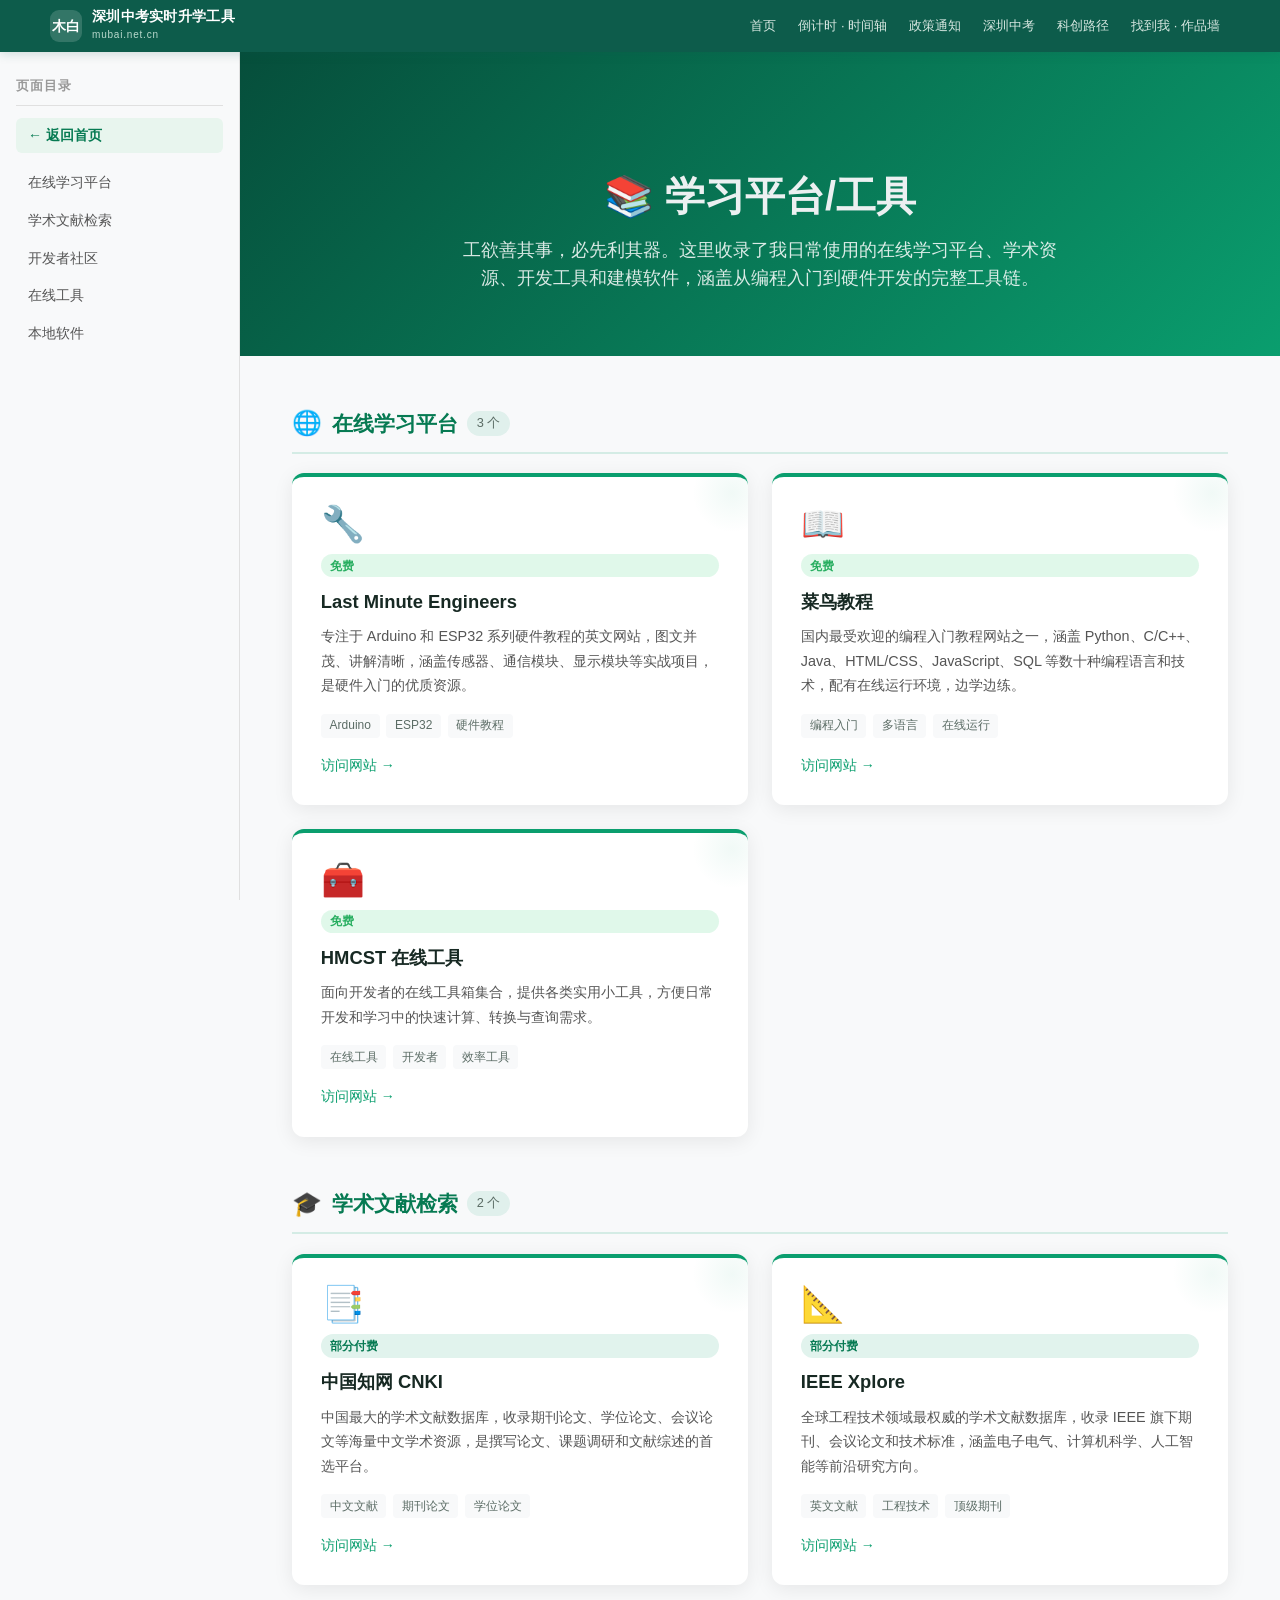
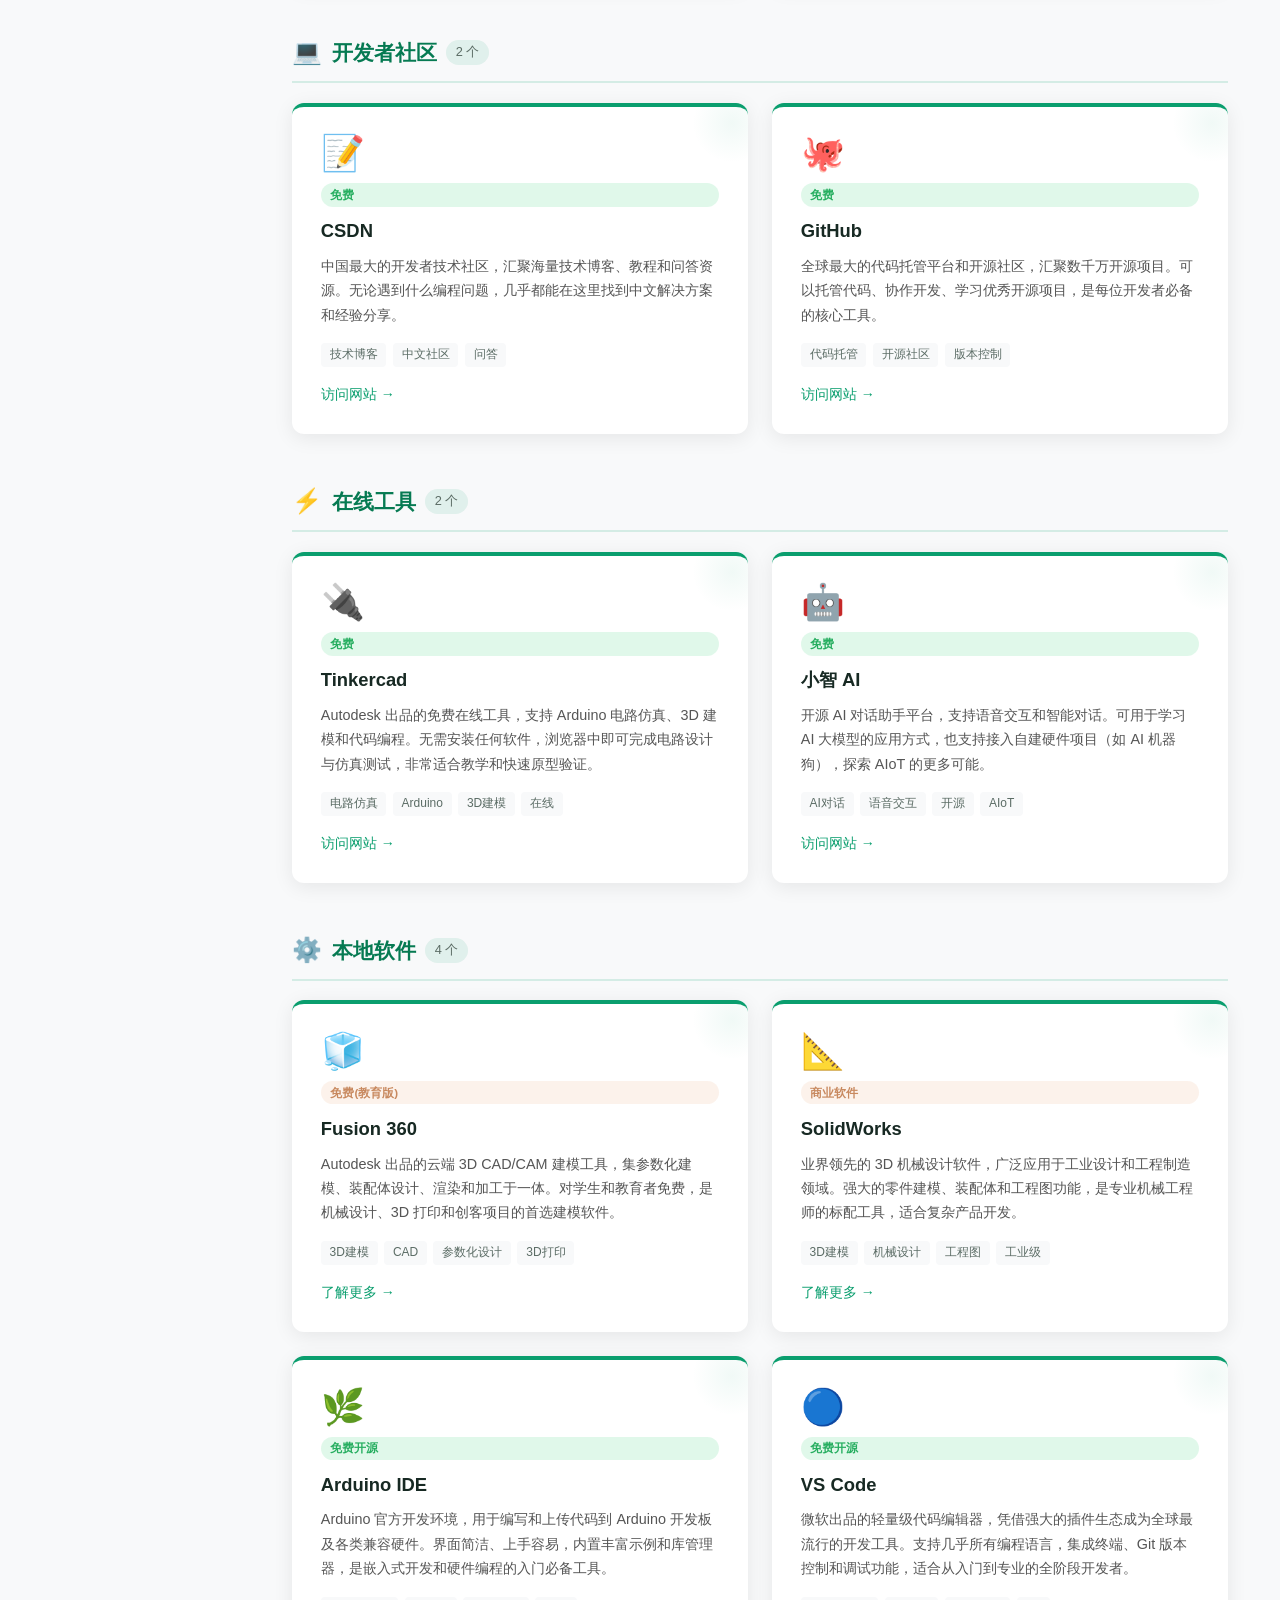
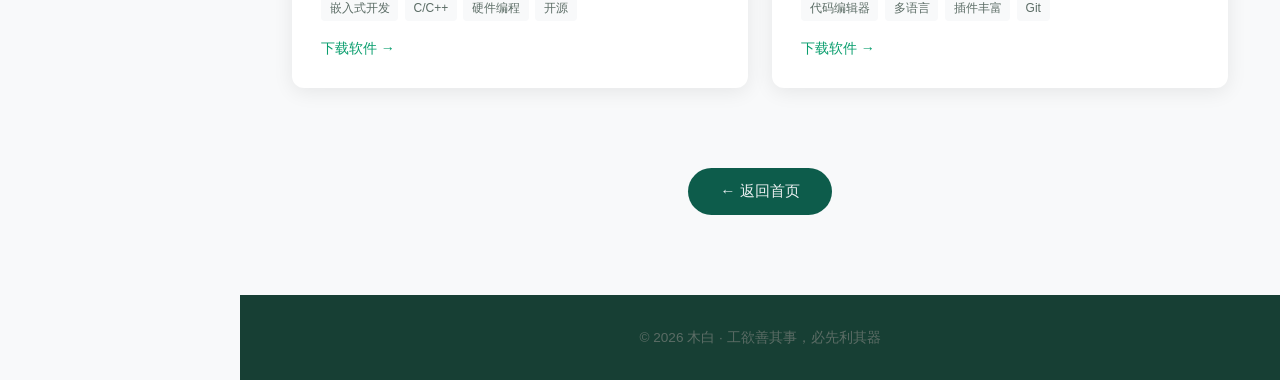
<file: learning-tools/index.html>
<!DOCTYPE html>
<html lang="zh-CN"><head>
    <meta charset="UTF-8">
    <meta name="viewport" content="width=device-width, initial-scale=1.0">
    <meta name="description" content="木白推荐的学习平台与工具 - 收录编程学习、学术检索、开发工具等资源，助力高效学习与创造。">
    <meta property="og:title" content="学习平台/工具 - 木白">
    <meta property="og:description" content="收录编程学习、学术检索、开发工具等资源，助力高效学习与创造。">
    <meta property="og:type" content="website">
    <meta property="og:url" content="https://mubai.net.cn/learning-tools/">
    <meta property="og:image" content="https://mubai.net.cn/avatar.jpg">
    <link rel="canonical" href="https://mubai.net.cn/learning-tools/">
    <link rel="icon" href="../avatar.jpg" type="image/jpeg">
    <link rel="apple-touch-icon" href="../avatar.jpg">
    <title>学习平台/工具 - 木白</title>
    <style>
        * { margin: 0; padding: 0; box-sizing: border-box; }

        :root {
            --primary: #4f6d7a;
            --primary-light: #7a9eab;
            --accent: #e8a87c;
            --bg-dark: #2c3e50;
            --bg-light: #f8f9fa;
            --text-dark: #2c3e50;
            --text-light: #ecf0f1;
            --text-muted: #7f8c8d;
            --card-bg: #ffffff;
            --border-radius: 12px;
            --shadow: 0 4px 20px rgba(0, 0, 0, 0.08);
            --shadow-hover: 0 8px 30px rgba(0, 0, 0, 0.15);
            --transition: all 0.3s ease;
            --learning-color: #0a9e6e;
            --learning-dark: #067a52;
            --learning-light: #4ecdc4;
        }

        html { scroll-behavior: smooth; }

        body {
            font-family: -apple-system, BlinkMacSystemFont, "Segoe UI", "PingFang SC", "Hiragino Sans GB", "Microsoft YaHei", sans-serif;
            background: var(--bg-light);
            color: var(--text-dark);
            line-height: 1.6;
        }

        /* Hero */
        .page-hero {
            background: linear-gradient(135deg, #064e3b 0%, #0a9e6e 100%);
            color: var(--text-light);
            padding: 7rem 2rem 4rem;
            text-align: center;
        }
        .page-hero h1 { font-size: 2.5rem; font-weight: 700; margin-bottom: 0.5rem; }
        .page-hero p { font-size: 1.1rem; color: rgba(255, 255, 255, 0.85); max-width: 600px; margin: 0 auto; }

        /* 内容区 */
        .container { max-width: 1000px; margin: 0 auto; padding: 3rem 2rem; }

        .section-title {
            font-size: 1.6rem;
            font-weight: 700;
            color: var(--text-dark);
            margin-bottom: 0.4rem;
            display: flex;
            align-items: center;
            gap: 0.5rem;
        }
        .section-subtitle {
            color: var(--text-muted);
            font-size: 0.95rem;
            margin-bottom: 1.5rem;
        }

        /* 分类区块 */
        .category-section { margin-bottom: 3rem; }
        .category-header {
            display: flex;
            align-items: center;
            gap: 0.6rem;
            margin-bottom: 1.2rem;
            padding-bottom: 0.6rem;
            border-bottom: 2px solid rgba(10, 158, 110, 0.15);
        }
        .category-header .cat-icon {
            font-size: 1.5rem;
        }
        .category-header h2 {
            font-size: 1.3rem;
            font-weight: 700;
            color: var(--learning-dark);
        }
        .category-header .cat-count {
            font-size: 0.8rem;
            color: var(--text-muted);
            background: rgba(10, 158, 110, 0.1);
            padding: 0.15rem 0.6rem;
            border-radius: 50px;
            font-weight: 500;
        }

        /* 工具卡片网格 */
        .tools-grid {
            display: grid;
            grid-template-columns: repeat(auto-fit, minmax(300px, 1fr));
            gap: 1.5rem;
        }

        .tool-card {
            display: flex;
            flex-direction: column;
            background: var(--card-bg);
            border-radius: var(--border-radius);
            padding: 1.8rem;
            box-shadow: var(--shadow);
            transition: var(--transition);
            border-top: 4px solid var(--learning-color);
            text-decoration: none;
            color: inherit;
            position: relative;
            overflow: hidden;
        }
        .tool-card::before {
            content: '';
            position: absolute;
            top: 0;
            right: 0;
            width: 80px;
            height: 80px;
            background: radial-gradient(circle, rgba(10, 158, 110, 0.06) 0%, transparent 70%);
            border-radius: 50%;
            transform: translate(30%, -30%);
            transition: var(--transition);
        }
        .tool-card:hover {
            transform: translateY(-5px);
            box-shadow: var(--shadow-hover);
            border-top-color: var(--learning-dark);
        }
        .tool-card:hover::before {
            transform: translate(20%, -20%) scale(1.5);
        }

        .tool-card .tool-icon {
            font-size: 2.2rem;
            margin-bottom: 0.8rem;
            line-height: 1;
        }

        .tool-card .tool-badge {
            display: inline-block;
            padding: 0.15rem 0.6rem;
            border-radius: 50px;
            font-size: 0.72rem;
            font-weight: 600;
            margin-bottom: 0.6rem;
            background: rgba(10, 158, 110, 0.12);
            color: var(--learning-dark);
        }
        .tool-card .tool-badge.free { background: rgba(46, 204, 113, 0.15); color: #27ae60; }
        .tool-card .tool-badge.paid { background: rgba(232, 168, 124, 0.15); color: #c8895f; }
        .tool-card .tool-badge.local { background: rgba(79, 109, 122, 0.15); color: var(--primary); }

        .tool-card h3 {
            font-size: 1.15rem;
            margin-bottom: 0.5rem;
            color: var(--text-dark);
        }

        .tool-card .tool-desc {
            font-size: 0.9rem;
            color: #555;
            line-height: 1.7;
            margin-bottom: 1rem;
            flex: 1;
        }

        .tool-card .tool-tags {
            display: flex;
            flex-wrap: wrap;
            gap: 0.4rem;
            margin-bottom: 1rem;
        }
        .tool-card .tool-tags span {
            background: var(--bg-light);
            color: var(--text-muted);
            font-size: 0.75rem;
            padding: 0.15rem 0.55rem;
            border-radius: 4px;
            font-weight: 500;
        }

        .tool-card .tool-link {
            display: inline-flex;
            align-items: center;
            gap: 0.3rem;
            font-size: 0.88rem;
            color: var(--learning-color);
            font-weight: 500;
            transition: var(--transition);
        }
        .tool-card:hover .tool-link {
            color: var(--learning-dark);
            gap: 0.5rem;
        }

        /* 返回按钮 */
        .back-section {
            text-align: center;
            padding: 2rem 0;
        }
        .back-link {
            display: inline-block;
            padding: 0.7rem 2rem;
            background: var(--primary);
            color: var(--text-light);
            text-decoration: none;
            border-radius: 50px;
            font-size: 0.95rem;
            font-weight: 500;
            transition: var(--transition);
        }
        .back-link:hover {
            background: var(--primary-light);
            transform: translateY(-2px);
        }

        /* 页脚 */
        footer {
            background: var(--bg-dark);
            color: var(--text-light);
            text-align: center;
            padding: 2rem;
        }
        footer p { font-size: 0.85rem; color: var(--text-muted); }

        /* 响应式 */
        @media (max-width: 768px) {
            .page-hero { padding: 6rem 1.5rem 3rem; }
            .page-hero h1 { font-size: 1.8rem; }
            .container { padding: 2rem 1rem; }
            .tools-grid { grid-template-columns: 1fr; }
        }

        /* ========== 左侧目录导航 ========== */
        .page-toc {
            display: block;
            position: fixed;
            left: 0;
            top: 0;
            width: 240px;
            height: 100vh;
            background: #f8f9fa;
            border-right: 1px solid #e0e0e0;
            overflow-y: auto;
            padding: 20px 16px;
            z-index: 200;
            transition: transform 0.3s ease;
            box-sizing: border-box;
        }
        .page-toc .toc-header {
            font-size: 13px;
            color: #999;
            text-transform: uppercase;
            letter-spacing: 1px;
            margin-bottom: 12px;
            padding-bottom: 8px;
            border-bottom: 1px solid #e0e0e0;
            font-weight: 600;
        }
        .page-toc ul { display: block; list-style: none; padding: 0; margin: 0; }
        .page-toc li { margin-bottom: 2px; }
        .page-toc a {
            display: block;
            padding: 8px 12px;
            color: #555;
            text-decoration: none;
            font-size: 14px;
            border-radius: 6px;
            transition: all 0.2s;
            line-height: 1.4;
        }
        .page-toc a:hover { background: #e8f5ee; color: var(--learning-dark); }
        .page-toc a.active { background: var(--learning-color); color: #fff; }
        .toc-toggle {
            display: none;
            position: fixed;
            left: 16px;
            bottom: 80px;
            z-index: 201;
            width: 44px;
            height: 44px;
            border-radius: 50%;
            background: var(--learning-color);
            color: #fff;
            border: none;
            cursor: pointer;
            box-shadow: 0 2px 8px rgba(0,0,0,0.2);
            font-size: 20px;
            align-items: center;
            justify-content: center;
        }
        .toc-overlay {
            display: none;
            position: fixed;
            inset: 0;
            background: rgba(0,0,0,0.4);
            z-index: 199;
        }
        @media (min-width: 1025px) { body.toc-enabled { padding-left: 240px; } }
        @media (max-width: 1024px) {
            .page-toc { transform: translateX(-100%); box-shadow: 2px 0 20px rgba(0,0,0,0.15); }
            .page-toc.open { transform: translateX(0); }
            .toc-toggle { display: flex; }
            .toc-overlay.show { display: block; }
        }
        .page-toc .toc-home {
            display: block;
            padding: 8px 12px;
            margin-bottom: 12px;
            color: var(--learning-dark);
            text-decoration: none;
            font-size: 14px;
            font-weight: 600;
            border-radius: 6px;
            background: #e8f5ee;
            transition: all 0.2s;
        }
        .page-toc .toc-home:hover { background: var(--learning-color); color: #fff; }
        @media (min-width: 1025px) { .page-toc { padding-top: 24px; } }
    </style>
<link rel="stylesheet" href="../assets/css/site.css">
</head>
<body class="toc-enabled">
<header class="mb-sitebar"><div class="mb-inner"><a class="mb-brand" href="../index.html"><span class="mb-logo">木白</span><span class="mb-bt"><strong>深圳中考实时升学工具</strong><small>mubai.net.cn</small></span></a><nav class="mb-nav" aria-label="主导航"><a href="../index.html">首页</a><a href="../index.html#timeline">倒计时 · 时间轴</a><a href="../index.html#policy">政策通知</a><a href="../index.html#zhongkao">深圳中考</a><a href="../index.html#tech">科创路径</a><a href="../index.html#findme">找到我 · 作品墙</a></nav></div></header>

    <!-- 左侧目录 -->
    <nav class="page-toc">
        <div class="toc-header">页面目录</div>
        <a class="toc-home" href="../index.html">← 返回首页</a>
        <ul>
            <li><a href="#online-learning">在线学习平台</a></li>
            <li><a href="#academic">学术文献检索</a></li>
            <li><a href="#dev-community">开发者社区</a></li>
            <li><a href="#online-tools">在线工具</a></li>
            <li><a href="#local-software">本地软件</a></li>
        </ul>
    </nav>
    <button class="toc-toggle" aria-label="目录">☰</button>
    <div class="toc-overlay"></div>

<!-- Hero -->
    <header class="page-hero">
        <h1>📚 学习平台/工具</h1>
        <p>工欲善其事，必先利其器。这里收录了我日常使用的在线学习平台、学术资源、开发工具和建模软件，涵盖从编程入门到硬件开发的完整工具链。</p>
    </header>

    <!-- 内容区 -->
    <div class="container">

        <!-- 在线学习平台 -->
        <section class="category-section" id="online-learning">
            <div class="category-header">
                <span class="cat-icon">🌐</span>
                <h2>在线学习平台</h2>
                <span class="cat-count">3 个</span>
            </div>
            <div class="tools-grid">

                <a href="https://lastminuteengineers.com/" target="_blank" class="tool-card">
                    <div class="tool-icon">🔧</div>
                    <span class="tool-badge free">免费</span>
                    <h3>Last Minute Engineers</h3>
                    <p class="tool-desc">专注于 Arduino 和 ESP32 系列硬件教程的英文网站，图文并茂、讲解清晰，涵盖传感器、通信模块、显示模块等实战项目，是硬件入门的优质资源。</p>
                    <div class="tool-tags">
                        <span>Arduino</span>
                        <span>ESP32</span>
                        <span>硬件教程</span>
                    </div>
                    <span class="tool-link">访问网站 →</span>
                </a>

                <a href="https://www.jyshare.com/" target="_blank" class="tool-card">
                    <div class="tool-icon">📖</div>
                    <span class="tool-badge free">免费</span>
                    <h3>菜鸟教程</h3>
                    <p class="tool-desc">国内最受欢迎的编程入门教程网站之一，涵盖 Python、C/C++、Java、HTML/CSS、JavaScript、SQL 等数十种编程语言和技术，配有在线运行环境，边学边练。</p>
                    <div class="tool-tags">
                        <span>编程入门</span>
                        <span>多语言</span>
                        <span>在线运行</span>
                    </div>
                    <span class="tool-link">访问网站 →</span>
                </a>

                <a href="https://www.hmcst.com/tool" target="_blank" class="tool-card">
                    <div class="tool-icon">🧰</div>
                    <span class="tool-badge free">免费</span>
                    <h3>HMCST 在线工具</h3>
                    <p class="tool-desc">面向开发者的在线工具箱集合，提供各类实用小工具，方便日常开发和学习中的快速计算、转换与查询需求。</p>
                    <div class="tool-tags">
                        <span>在线工具</span>
                        <span>开发者</span>
                        <span>效率工具</span>
                    </div>
                    <span class="tool-link">访问网站 →</span>
                </a>

            </div>
        </section>

        <!-- 学术文献检索 -->
        <section class="category-section" id="academic">
            <div class="category-header">
                <span class="cat-icon">🎓</span>
                <h2>学术文献检索</h2>
                <span class="cat-count">2 个</span>
            </div>
            <div class="tools-grid">

                <a href="https://www.cnki.net/" target="_blank" class="tool-card">
                    <div class="tool-icon">📑</div>
                    <span class="tool-badge">部分付费</span>
                    <h3>中国知网 CNKI</h3>
                    <p class="tool-desc">中国最大的学术文献数据库，收录期刊论文、学位论文、会议论文等海量中文学术资源，是撰写论文、课题调研和文献综述的首选平台。</p>
                    <div class="tool-tags">
                        <span>中文文献</span>
                        <span>期刊论文</span>
                        <span>学位论文</span>
                    </div>
                    <span class="tool-link">访问网站 →</span>
                </a>

                <a href="https://ieeexplore.ieee.org/Xplore/home.jsp" target="_blank" class="tool-card">
                    <div class="tool-icon">📐</div>
                    <span class="tool-badge">部分付费</span>
                    <h3>IEEE Xplore</h3>
                    <p class="tool-desc">全球工程技术领域最权威的学术文献数据库，收录 IEEE 旗下期刊、会议论文和技术标准，涵盖电子电气、计算机科学、人工智能等前沿研究方向。</p>
                    <div class="tool-tags">
                        <span>英文文献</span>
                        <span>工程技术</span>
                        <span>顶级期刊</span>
                    </div>
                    <span class="tool-link">访问网站 →</span>
                </a>

            </div>
        </section>

        <!-- 开发者社区 -->
        <section class="category-section" id="dev-community">
            <div class="category-header">
                <span class="cat-icon">💻</span>
                <h2>开发者社区</h2>
                <span class="cat-count">2 个</span>
            </div>
            <div class="tools-grid">

                <a href="https://www.csdn.net/" target="_blank" class="tool-card">
                    <div class="tool-icon">📝</div>
                    <span class="tool-badge free">免费</span>
                    <h3>CSDN</h3>
                    <p class="tool-desc">中国最大的开发者技术社区，汇聚海量技术博客、教程和问答资源。无论遇到什么编程问题，几乎都能在这里找到中文解决方案和经验分享。</p>
                    <div class="tool-tags">
                        <span>技术博客</span>
                        <span>中文社区</span>
                        <span>问答</span>
                    </div>
                    <span class="tool-link">访问网站 →</span>
                </a>

                <a href="https://github.com/" target="_blank" class="tool-card">
                    <div class="tool-icon">🐙</div>
                    <span class="tool-badge free">免费</span>
                    <h3>GitHub</h3>
                    <p class="tool-desc">全球最大的代码托管平台和开源社区，汇聚数千万开源项目。可以托管代码、协作开发、学习优秀开源项目，是每位开发者必备的核心工具。</p>
                    <div class="tool-tags">
                        <span>代码托管</span>
                        <span>开源社区</span>
                        <span>版本控制</span>
                    </div>
                    <span class="tool-link">访问网站 →</span>
                </a>

            </div>
        </section>

        <!-- 在线工具 -->
        <section class="category-section" id="online-tools">
            <div class="category-header">
                <span class="cat-icon">⚡</span>
                <h2>在线工具</h2>
                <span class="cat-count">2 个</span>
            </div>
            <div class="tools-grid">

                <a href="https://www.tinkercad.com/" target="_blank" class="tool-card">
                    <div class="tool-icon">🔌</div>
                    <span class="tool-badge free">免费</span>
                    <h3>Tinkercad</h3>
                    <p class="tool-desc">Autodesk 出品的免费在线工具，支持 Arduino 电路仿真、3D 建模和代码编程。无需安装任何软件，浏览器中即可完成电路设计与仿真测试，非常适合教学和快速原型验证。</p>
                    <div class="tool-tags">
                        <span>电路仿真</span>
                        <span>Arduino</span>
                        <span>3D建模</span>
                        <span>在线</span>
                    </div>
                    <span class="tool-link">访问网站 →</span>
                </a>

                <a href="https://xiaozhi.me/" target="_blank" class="tool-card">
                    <div class="tool-icon">🤖</div>
                    <span class="tool-badge free">免费</span>
                    <h3>小智 AI</h3>
                    <p class="tool-desc">开源 AI 对话助手平台，支持语音交互和智能对话。可用于学习 AI 大模型的应用方式，也支持接入自建硬件项目（如 AI 机器狗），探索 AIoT 的更多可能。</p>
                    <div class="tool-tags">
                        <span>AI对话</span>
                        <span>语音交互</span>
                        <span>开源</span>
                        <span>AIoT</span>
                    </div>
                    <span class="tool-link">访问网站 →</span>
                </a>

            </div>
        </section>

        <!-- 本地软件 -->
        <section class="category-section" id="local-software">
            <div class="category-header">
                <span class="cat-icon">⚙️</span>
                <h2>本地软件</h2>
                <span class="cat-count">4 个</span>
            </div>
            <div class="tools-grid">

                <a href="https://www.autodesk.com/products/fusion-360/overview" target="_blank" class="tool-card">
                    <div class="tool-icon">🧊</div>
                    <span class="tool-badge paid">免费(教育版)</span>
                    <h3>Fusion 360</h3>
                    <p class="tool-desc">Autodesk 出品的云端 3D CAD/CAM 建模工具，集参数化建模、装配体设计、渲染和加工于一体。对学生和教育者免费，是机械设计、3D 打印和创客项目的首选建模软件。</p>
                    <div class="tool-tags">
                        <span>3D建模</span>
                        <span>CAD</span>
                        <span>参数化设计</span>
                        <span>3D打印</span>
                    </div>
                    <span class="tool-link">了解更多 →</span>
                </a>

                <a href="https://www.solidworks.com/" target="_blank" class="tool-card">
                    <div class="tool-icon">📐</div>
                    <span class="tool-badge paid">商业软件</span>
                    <h3>SolidWorks</h3>
                    <p class="tool-desc">业界领先的 3D 机械设计软件，广泛应用于工业设计和工程制造领域。强大的零件建模、装配体和工程图功能，是专业机械工程师的标配工具，适合复杂产品开发。</p>
                    <div class="tool-tags">
                        <span>3D建模</span>
                        <span>机械设计</span>
                        <span>工程图</span>
                        <span>工业级</span>
                    </div>
                    <span class="tool-link">了解更多 →</span>
                </a>

                <a href="https://www.arduino.cc/en/software" target="_blank" class="tool-card">
                    <div class="tool-icon">🌿</div>
                    <span class="tool-badge free">免费开源</span>
                    <h3>Arduino IDE</h3>
                    <p class="tool-desc">Arduino 官方开发环境，用于编写和上传代码到 Arduino 开发板及各类兼容硬件。界面简洁、上手容易，内置丰富示例和库管理器，是嵌入式开发和硬件编程的入门必备工具。</p>
                    <div class="tool-tags">
                        <span>嵌入式开发</span>
                        <span>C/C++</span>
                        <span>硬件编程</span>
                        <span>开源</span>
                    </div>
                    <span class="tool-link">下载软件 →</span>
                </a>

                <a href="https://code.visualstudio.com/" target="_blank" class="tool-card">
                    <div class="tool-icon">🔵</div>
                    <span class="tool-badge free">免费开源</span>
                    <h3>VS Code</h3>
                    <p class="tool-desc">微软出品的轻量级代码编辑器，凭借强大的插件生态成为全球最流行的开发工具。支持几乎所有编程语言，集成终端、Git 版本控制和调试功能，适合从入门到专业的全阶段开发者。</p>
                    <div class="tool-tags">
                        <span>代码编辑器</span>
                        <span>多语言</span>
                        <span>插件丰富</span>
                        <span>Git</span>
                    </div>
                    <span class="tool-link">下载软件 →</span>
                </a>

            </div>
        </section>

        <!-- 返回首页 -->
        <div class="back-section">
            <a href="../index.html" class="back-link">← 返回首页</a>
        </div>
    </div>

    <!-- 页脚 -->
    <footer>
        <p>© 2026 木白 · 工欲善其事，必先利其器</p>
    </footer>

<script>
// 左侧目录导航
(function() {
    var tocLinks = document.querySelectorAll('.page-toc a[href^="#"]');
    var sections = [];
    tocLinks.forEach(function(link) {
        var href = link.getAttribute('href');
        if (href && href.startsWith('#')) {
            var target = document.getElementById(href.substring(1));
            if (target) sections.push({ el: target, link: link });
        }
    });

    function updateActive() {
        var scrollPos = window.scrollY + 120;
        var current = null;
        sections.forEach(function(s) {
            if (s.el.offsetTop <= scrollPos) current = s;
        });
        tocLinks.forEach(function(l) { l.classList.remove('active'); });
        if (current) current.link.classList.add('active');
    }
    window.addEventListener('scroll', updateActive);
    updateActive();

    var toggle = document.querySelector('.toc-toggle');
    var toc = document.querySelector('.page-toc');
    var overlay = document.querySelector('.toc-overlay');
    if (toggle) {
        toggle.addEventListener('click', function() {
            toc.classList.toggle('open');
            overlay.classList.toggle('show');
        });
    }
    if (overlay) {
        overlay.addEventListener('click', function() {
            toc.classList.remove('open');
            overlay.classList.remove('show');
        });
    }
    tocLinks.forEach(function(link) {
        link.addEventListener('click', function() {
            if (window.innerWidth <= 1024) {
                toc.classList.remove('open');
                overlay.classList.remove('show');
            }
        });
    });
})();
</script>
<script type="module" src="https://static.cloudflareinsights.com/beacon.min.js/v31edd6df95cf4e85bb4c19e7a9bdbcba1788362987495" integrity="sha512-iIg7k2xntmwu6/uSb5tpc/hySgZc4eoL31yB29W6tJFo2akwjPWcEqnCEdJvGexCL0KEQwVYv5BlowfhVz26hg==" data-cf-beacon='{"version":"2024.11.0","token":"e7dec9ee3cca42bcaab82d4b32297f98","r":1,"spa":2}' crossorigin="anonymous"></script>
<script src="../assets/js/site.js" defer></script>
</body></html>
</file>
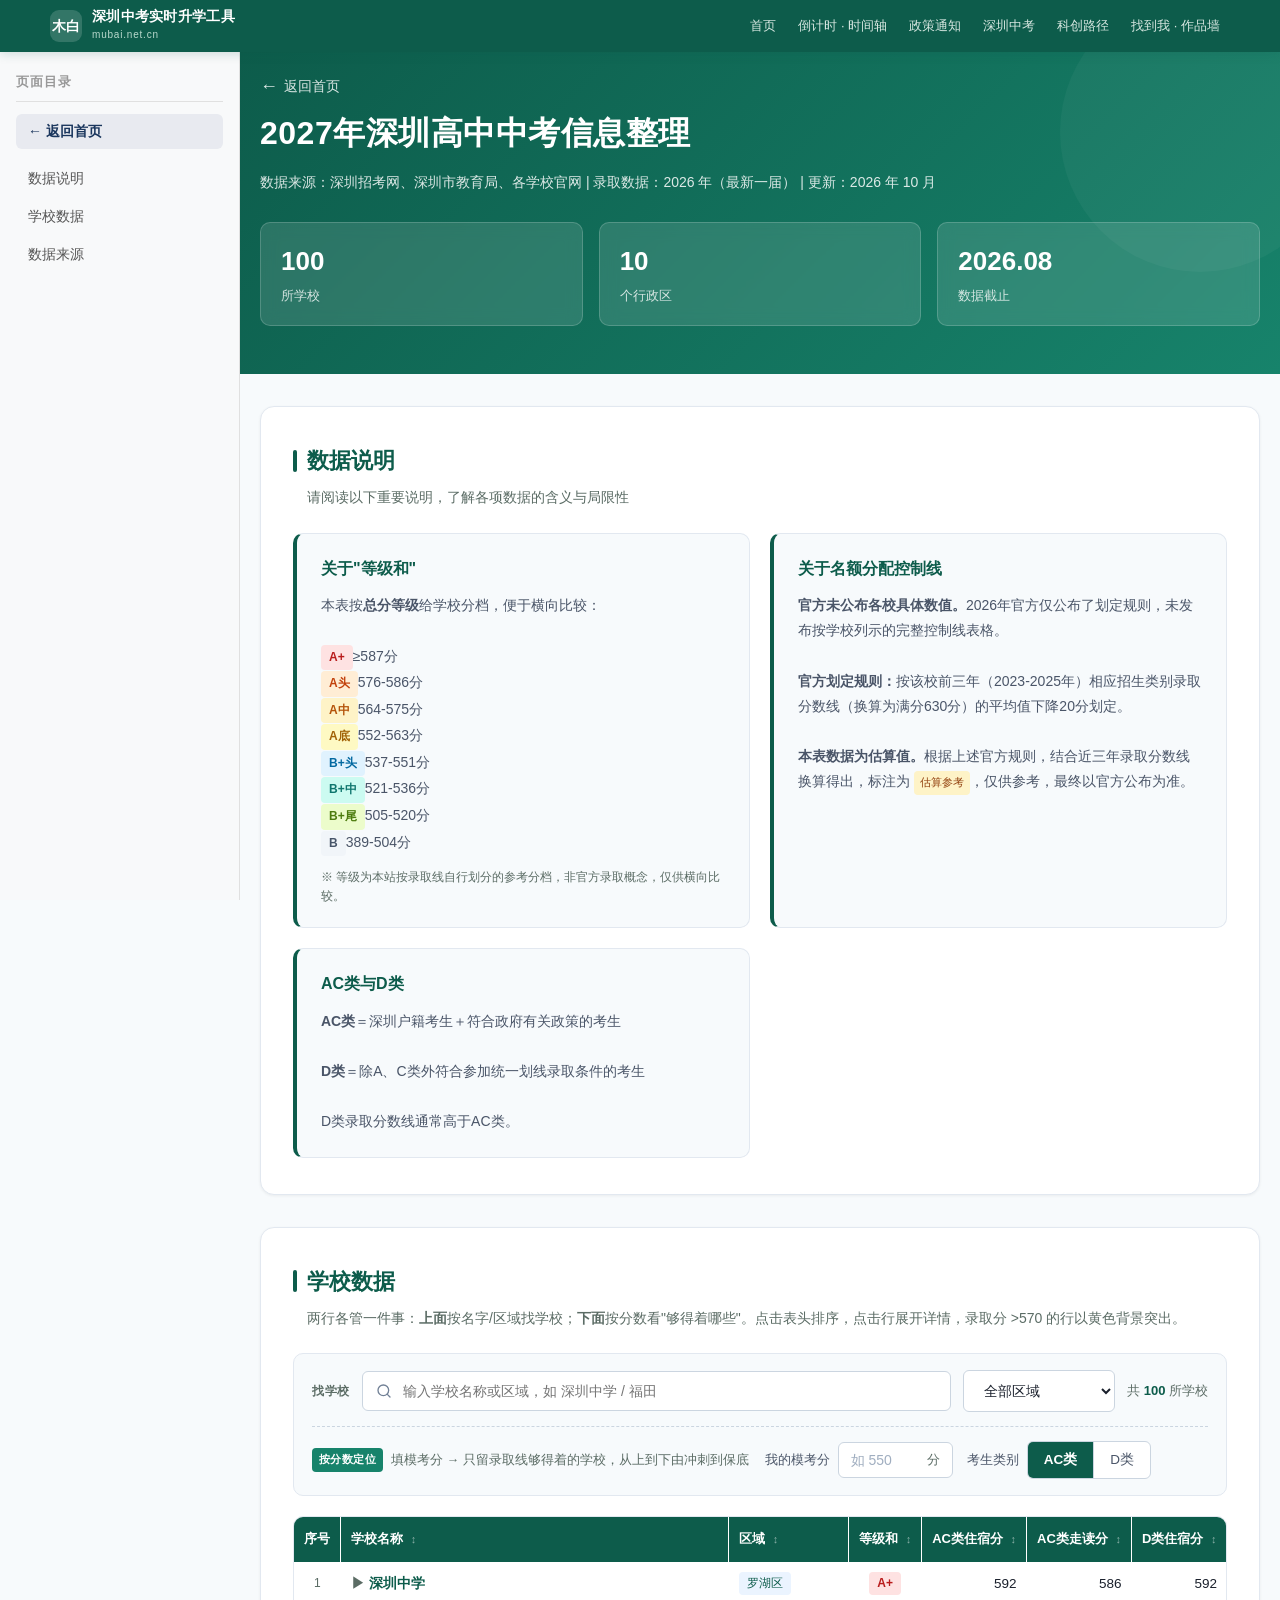
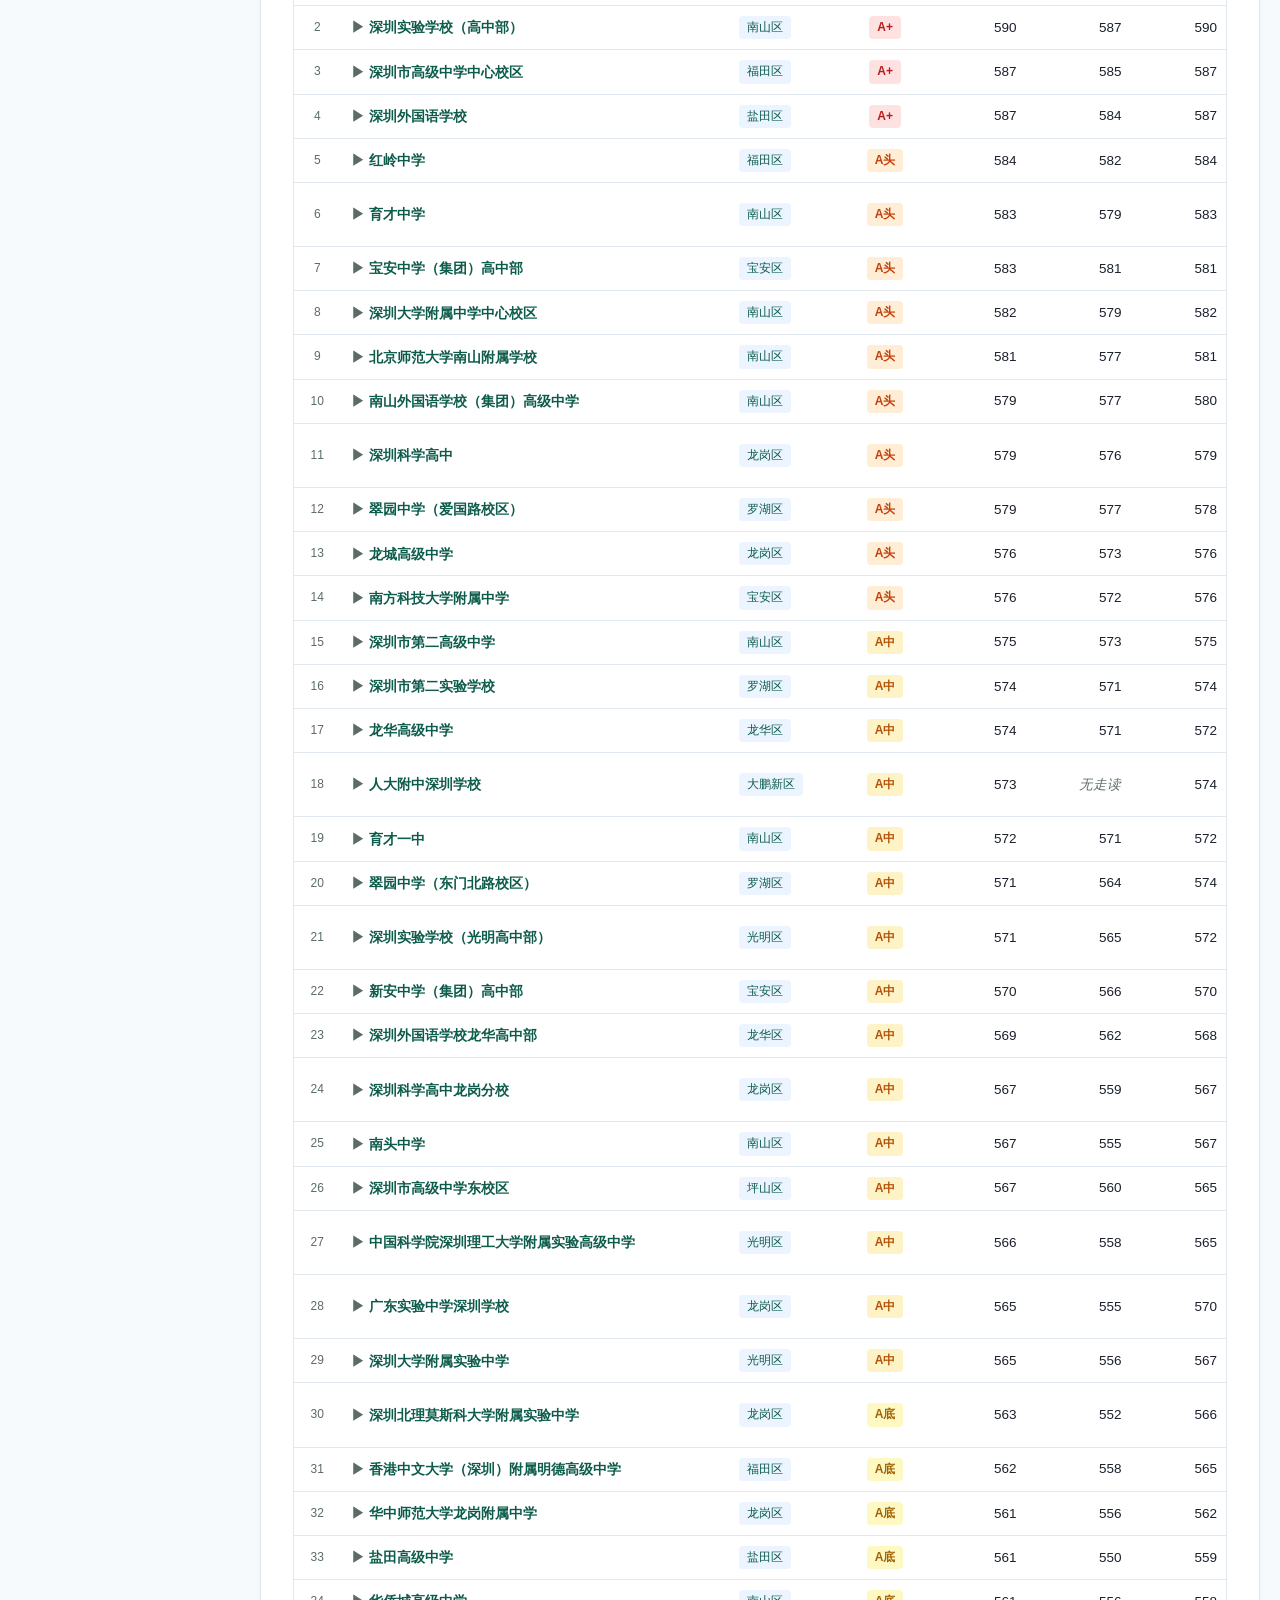
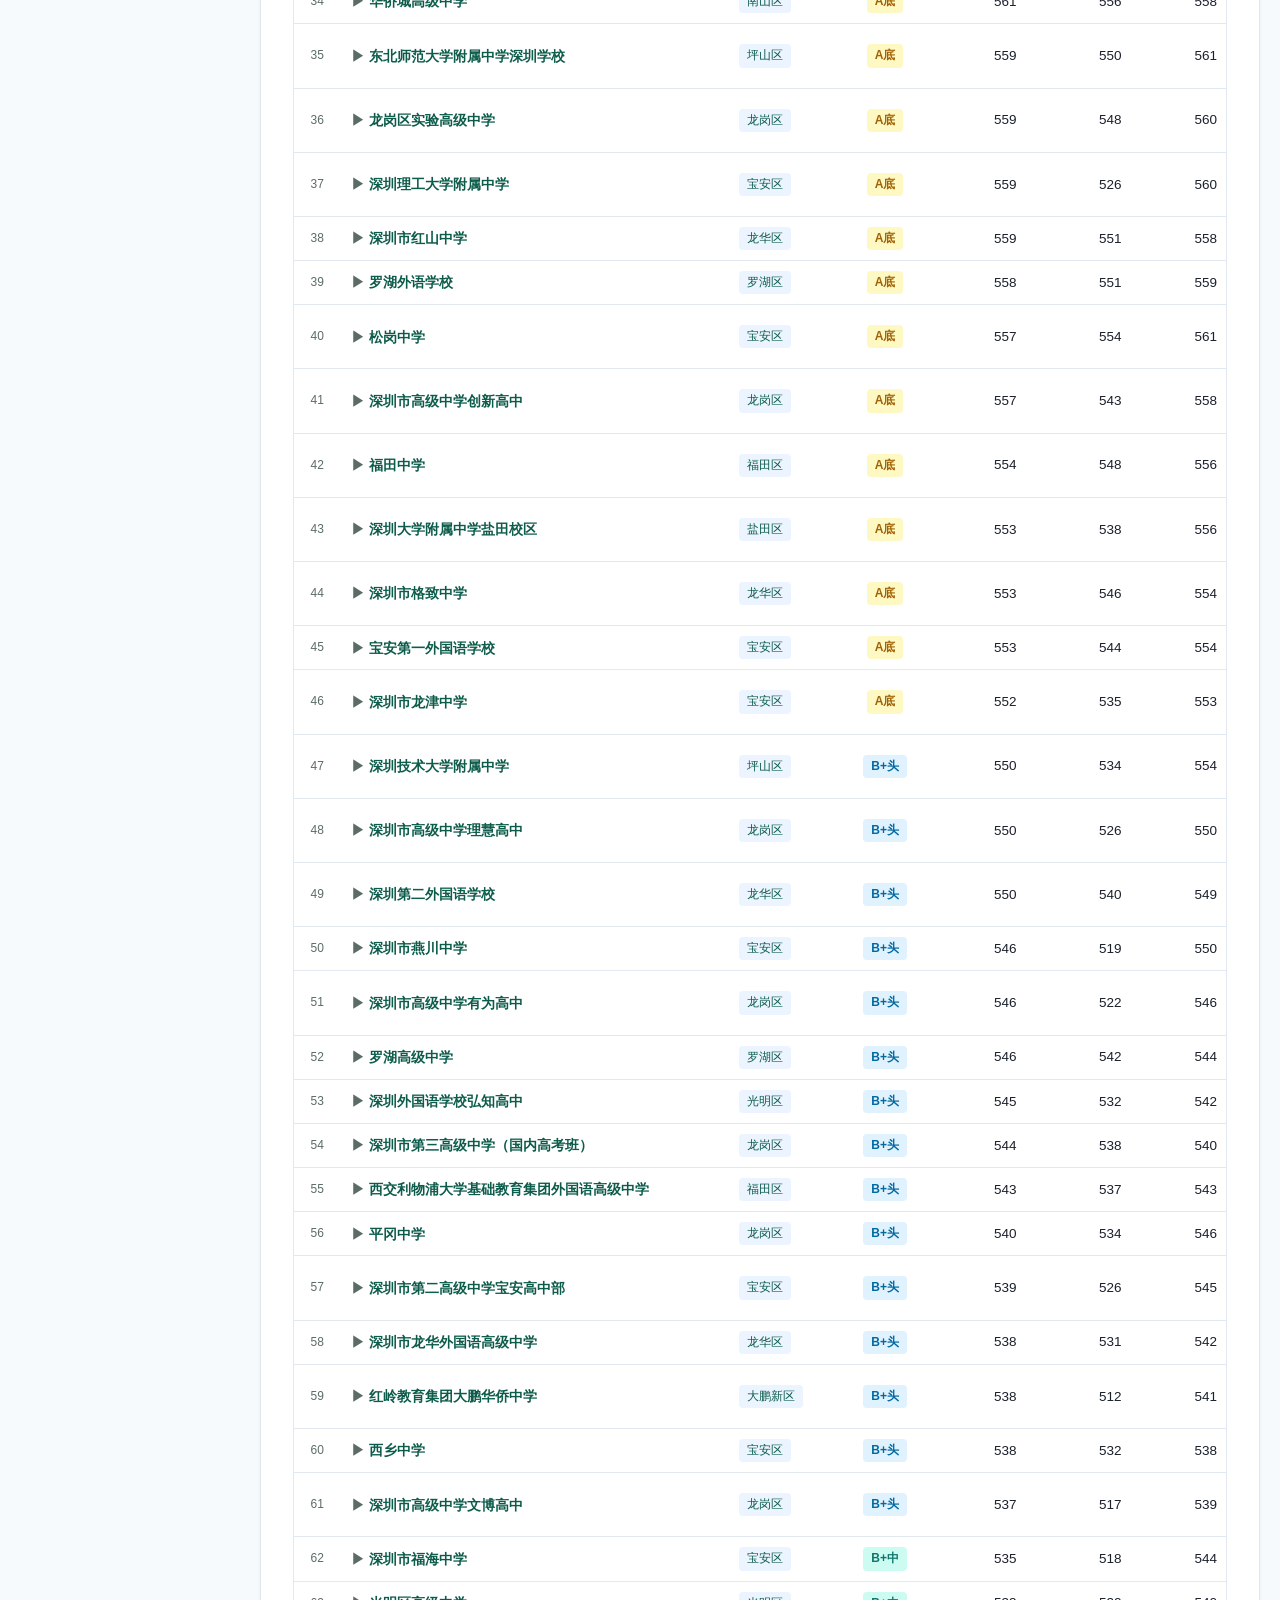
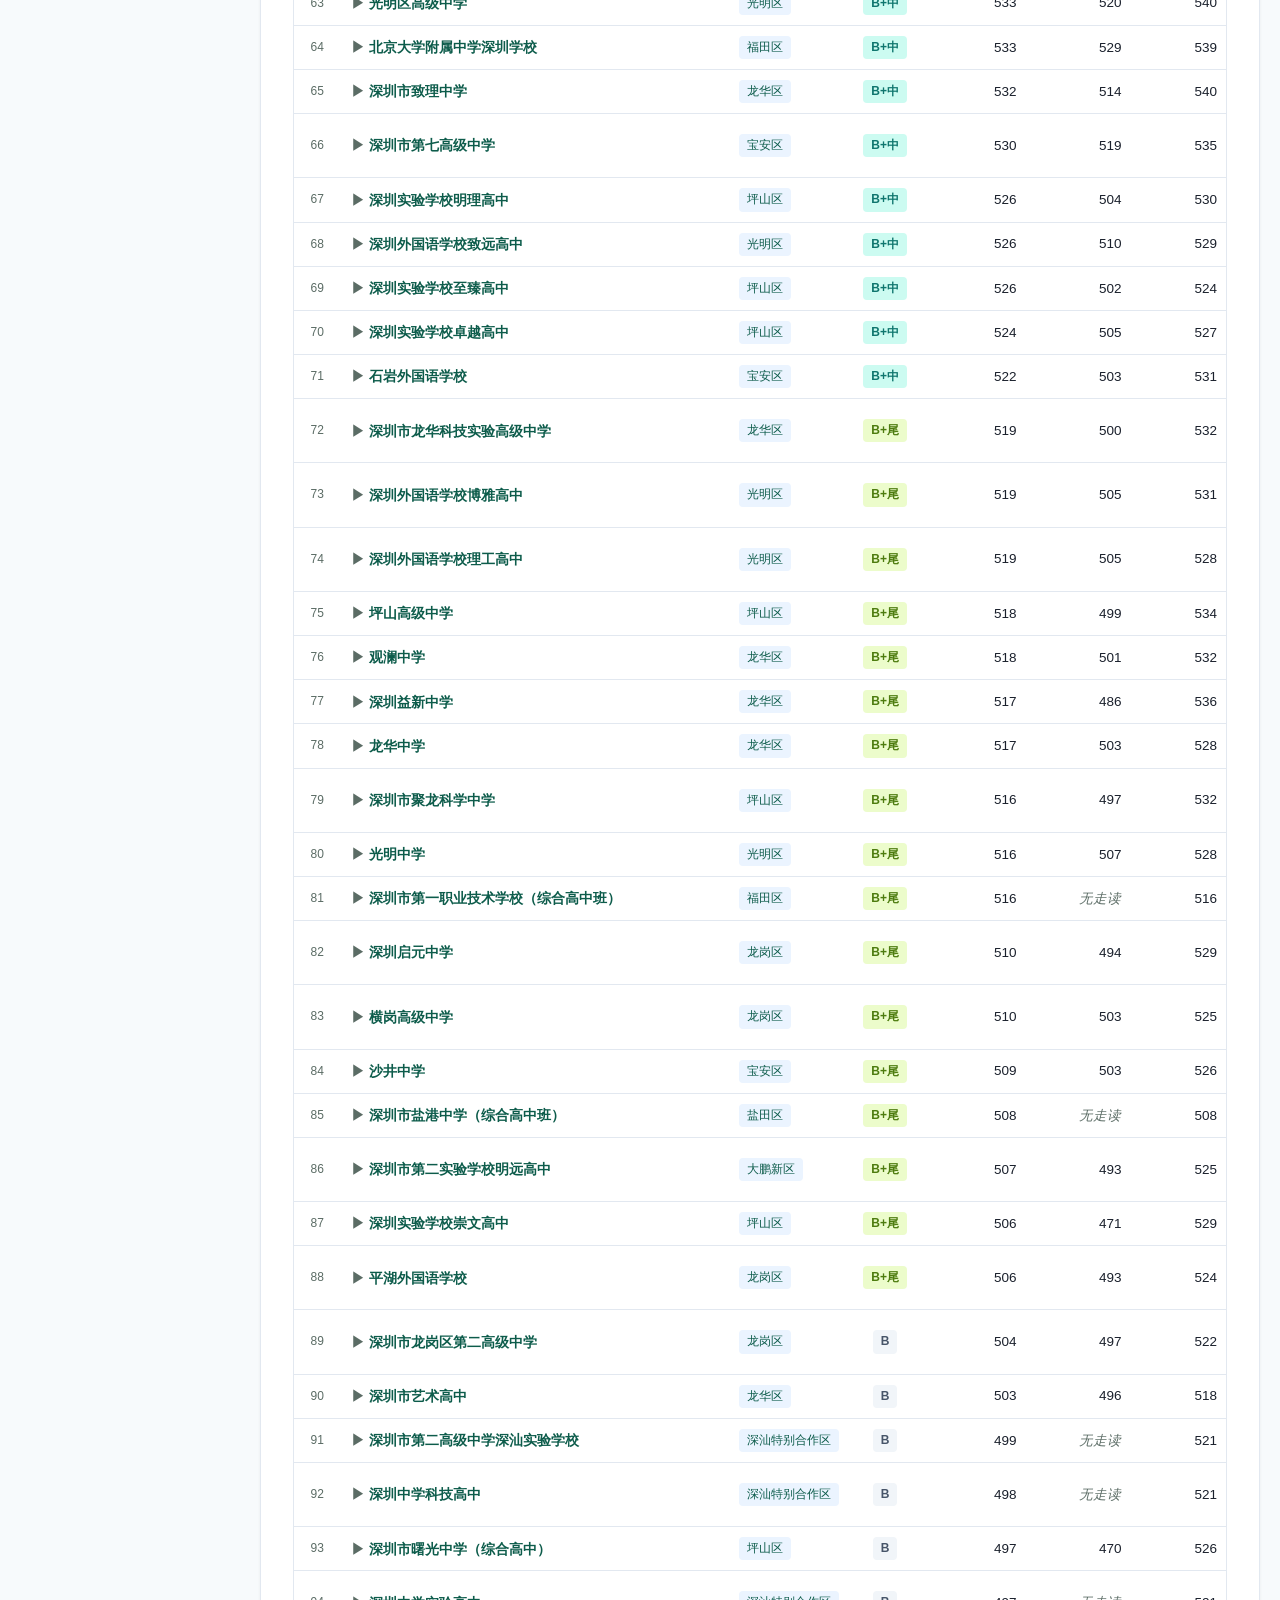
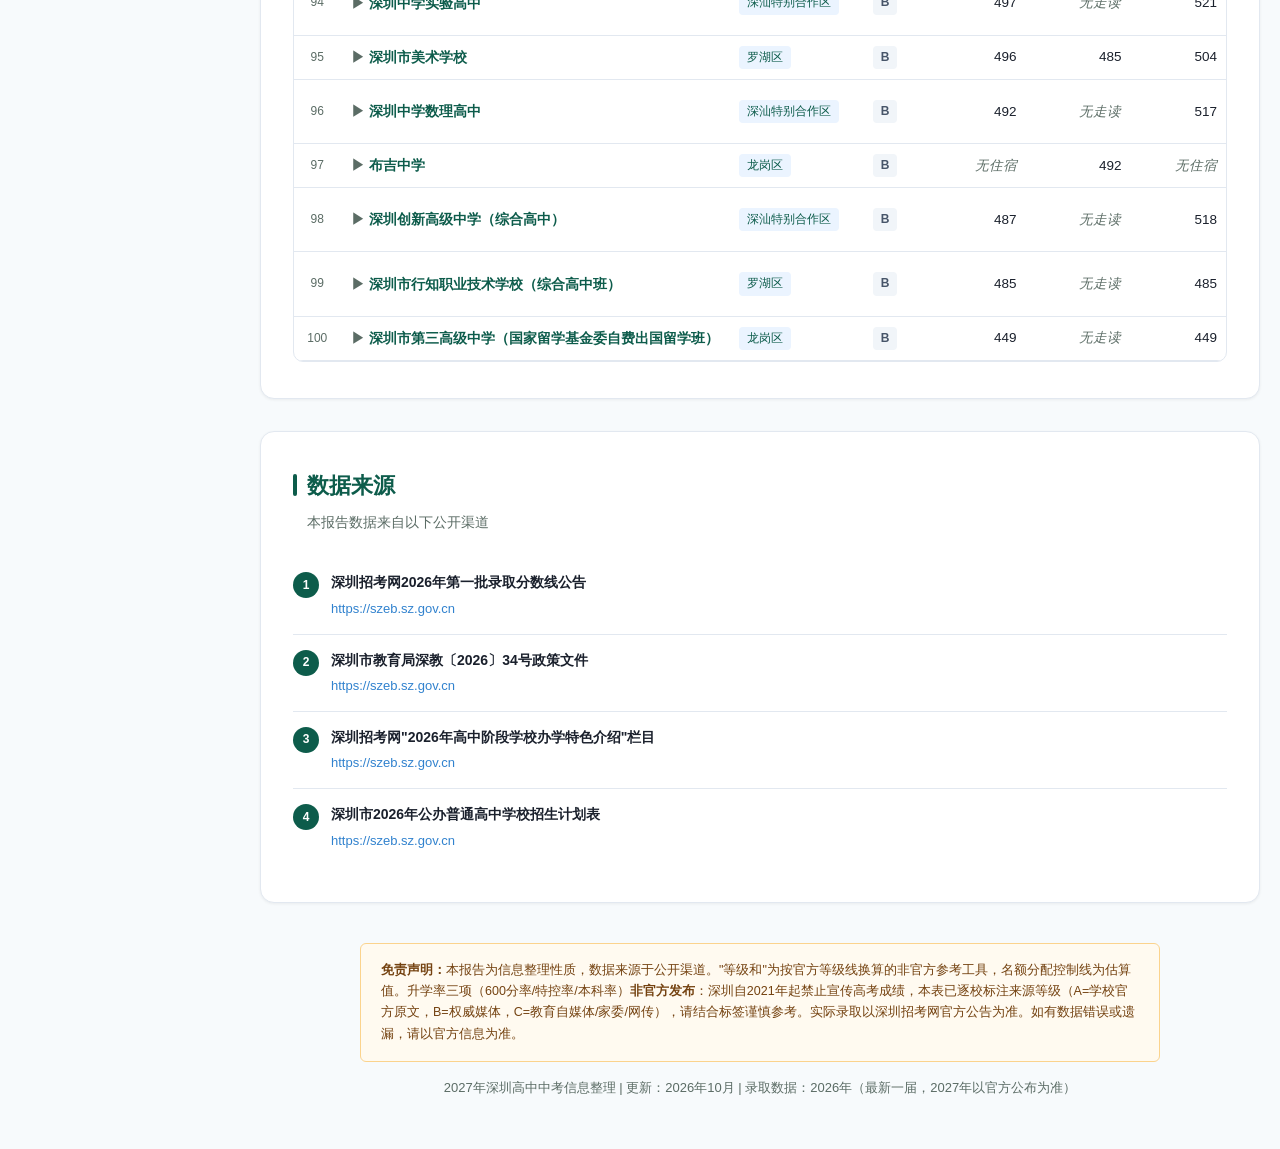
<file: shenzhen-high-schools/index.html>
<!DOCTYPE html>
<html lang="zh-CN" data-page-node-id="JCvDQmt9YwpzSHe02cis8o"><head data-page-node-id="M4TZ3ReMB5uMeYuvzPBxRa">
<meta charset="UTF-8" data-page-node-id="bdiPOQ5ehmPTrMIRmQK6Ap">
<meta name="viewport" content="width=device-width, initial-scale=1.0" data-page-node-id="fNyxRowRwoxDGihnnaHnJv">
<meta name="description" content="2027年深圳高中中考信息整理 - 覆盖100所高中、10个行政区，含录取分数线、指标生控制线、学校地址与住宿情况。" data-page-node-id="0vccHaTINIWjBgjhBXz2gT">
<meta property="og:title" content="2027年深圳高中中考信息整理" data-page-node-id="NMpaIt2qMdHkna9P4ltQxP">
<meta property="og:description" content="2027年深圳高中中考信息整理 - 覆盖100所高中、10个行政区，含录取分数线、指标生控制线、学校地址与住宿情况。" data-page-node-id="qKqBAqTP0qhhrD3cXC9Bxw">
<meta property="og:type" content="website" data-page-node-id="PdHwJahzYZvU4GG7N3YMsG">
<meta property="og:url" content="https://mubai.net.cn/shenzhen-high-schools/" data-page-node-id="ooEEBAl6mBjt5RB9p0I7Zi">
<meta property="og:image" content="https://mubai.net.cn/avatar.jpg" data-page-node-id="GxfYUnH9jZKPusqdjB2Apz">
<meta name="twitter:card" content="summary_large_image" data-page-node-id="o17kGtpFMPJnHHhKsFtSDW">
<meta name="twitter:title" content="2027年深圳高中中考信息整理" data-page-node-id="EeLBDVN01li4HdBmC9bvHl">
<meta name="twitter:description" content="2027年深圳高中中考信息整理 - 覆盖100所高中、10个行政区，含录取分数线、指标生控制线、学校地址与住宿情况。" data-page-node-id="b8qZ861ABES98jgIMrbQU9">
<meta name="twitter:image" content="https://mubai.net.cn/avatar.jpg" data-page-node-id="aLeK5AKgALoPwROOEIjxvn">
<link rel="canonical" href="https://mubai.net.cn/shenzhen-high-schools/" data-page-node-id="9iWDCkMDBHuj1WiakppIry">
<link rel="icon" href="../avatar.jpg" type="image/jpeg" data-page-node-id="k7rxphTPWDQAB5RfPR29py">
<link rel="apple-touch-icon" href="../avatar.jpg" data-page-node-id="rJOUWgPJ8fEFw44CLhUWyM">
<title>2027年深圳高中中考信息整理</title>
<script type="application/ld+json">
{"@context":"https://schema.org","@type":"FAQPage","mainEntity":[{"@type":"Question","name":"2027年深圳中考录取分数线包含哪些学校？","acceptedAnswer":{"@type":"Answer","text":"覆盖深圳全部100所高中，含各校录取分数线、指标生控制线、学校地址、住宿情况、师资力量及班型设置。"}},{"@type":"Question","name":"数据来源是否可靠？","acceptedAnswer":{"@type":"Answer","text":"数据整理自深圳市教育局及各高中官方公开信息，仅供参考，最终以官方发布为准。"}},{"@type":"Question","name":"支持按区域筛选学校吗？","acceptedAnswer":{"@type":"Answer","text":"支持按深圳10个行政区筛选、排序与搜索。"}}]}
</script>
<script type="application/ld+json">
{"@context":"https://schema.org","@type":"BreadcrumbList","itemListElement":[{"@type":"ListItem","position":1,"name":"首页","item":"https://mubai.net.cn/"},{"@type":"ListItem","position":2,"name":"深圳高中信息","item":"https://mubai.net.cn/shenzhen-high-schools/"}]}
</script>
<style>
  :root {
    --primary: #1a365d;
    --primary-light: #2c5282;
    --primary-lighter: #3182ce;
    --primary-soft: #ebf4ff;
    --primary-soft-strong: #bee3f8;
    --accent: #2b6cb0;
    --bg: #ffffff;
    --bg-alt: #f7fafc;
    --bg-card: #ffffff;
    --text: #1a202c;
    --text-secondary: #4a5568;
    --text-muted: #718096;
    --border: #e2e8f0;
    --border-strong: #cbd5e0;
    --success: #38a169;
    --warning: #dd6b20;
    --shadow-sm: 0 1px 3px rgba(0,0,0,0.06);
    --shadow-md: 0 4px 12px rgba(0,0,0,0.08);
    --shadow-lg: 0 10px 30px rgba(0,0,0,0.12);
    --radius-sm: 6px;
    --radius-md: 10px;
    --radius-lg: 14px;
  }

  * { box-sizing: border-box; margin: 0; padding: 0; }

  html { scroll-behavior: smooth; }

  body {
    font-family: -apple-system, BlinkMacSystemFont, "Segoe UI", "PingFang SC", "Hiragino Sans GB", "Microsoft YaHei", "Helvetica Neue", Helvetica, Arial, sans-serif;
    background: var(--bg-alt);
    color: var(--text);
    line-height: 1.6;
    font-size: 15px;
    -webkit-font-smoothing: antialiased;
  }

  .container {
    max-width: 1200px;
    margin: 0 auto;
    padding: 0 20px;
  }

  /* ========== 顶部标题区 ========== */
  .header {
    background: linear-gradient(135deg, var(--primary) 0%, var(--primary-light) 100%);
    color: #fff;
    padding: 56px 0 48px;
    position: relative;
    overflow: hidden;
  }

  .header::after {
    content: "";
    position: absolute;
    right: -60px;
    top: -60px;
    width: 280px;
    height: 280px;
    background: rgba(255,255,255,0.04);
    border-radius: 50%;
  }

  .header h1 {
    font-size: 32px;
    font-weight: 700;
    letter-spacing: 0.5px;
    margin-bottom: 12px;
    position: relative;
  }

  .header .subtitle {
    font-size: 14px;
    opacity: 0.85;
    margin-bottom: 28px;
    position: relative;
  }

  .stat-cards {
    display: grid;
    grid-template-columns: repeat(3, 1fr);
    gap: 16px;
    position: relative;
  }

  .stat-card {
    background: rgba(255,255,255,0.12);
    border: 1px solid rgba(255,255,255,0.18);
    border-radius: var(--radius-md);
    padding: 18px 20px;
    backdrop-filter: blur(8px);
  }

  .stat-card .stat-num {
    font-size: 26px;
    font-weight: 700;
    color: #fff;
    margin-bottom: 4px;
  }

  .stat-card .stat-label {
    font-size: 13px;
    color: rgba(255,255,255,0.8);
  }

  /* ========== 通用区块 ========== */
  .section {
    background: var(--bg-card);
    border-radius: var(--radius-lg);
    margin-top: 32px;
    padding: 36px 32px;
    box-shadow: var(--shadow-sm);
    border: 1px solid var(--border);
  }

  .section-title {
    font-size: 22px;
    font-weight: 700;
    color: var(--primary);
    margin-bottom: 8px;
    display: flex;
    align-items: center;
    gap: 10px;
  }

  .section-title::before {
    content: "";
    display: inline-block;
    width: 4px;
    height: 22px;
    background: var(--primary);
    border-radius: 2px;
  }

  .section-desc {
    font-size: 14px;
    color: var(--text-muted);
    margin-bottom: 24px;
    margin-left: 14px;
  }

  /* ========== 数据说明区 ========== */
  .note-cards {
    display: grid;
    grid-template-columns: repeat(auto-fit, minmax(320px, 1fr));
    gap: 20px;
  }

  .note-card {
    background: var(--bg-alt);
    border: 1px solid var(--border);
    border-radius: var(--radius-md);
    padding: 22px 24px;
    border-left: 4px solid var(--primary);
  }

  .note-card h3 {
    font-size: 16px;
    font-weight: 700;
    color: var(--primary);
    margin-bottom: 12px;
  }

  .note-card p {
    font-size: 14px;
    color: var(--text-secondary);
    line-height: 1.8;
  }

  .note-card .tag {
    display: inline-block;
    background: var(--primary-soft);
    color: var(--primary);
    font-size: 12px;
    font-weight: 600;
    padding: 2px 8px;
    border-radius: 4px;
    margin-right: 6px;
  }

  /* ========== 探校实景区 ========== */
  .tour-banner {
    background: linear-gradient(135deg, var(--primary) 0%, var(--primary-light) 100%);
    border-radius: var(--radius-lg);
    padding: 36px 40px;
    color: #fff;
    position: relative;
    overflow: hidden;
  }

  .tour-banner::before {
    content: '';
    position: absolute;
    right: -60px;
    top: -60px;
    width: 200px;
    height: 200px;
    background: rgba(255,255,255,0.06);
    border-radius: 50%;
  }

  .tour-banner::after {
    content: '';
    position: absolute;
    right: 40px;
    bottom: -40px;
    width: 120px;
    height: 120px;
    background: rgba(255,255,255,0.04);
    border-radius: 50%;
  }

  .tour-banner-content {
    position: relative;
    z-index: 1;
  }

  .tour-badge {
    display: inline-block;
    padding: 6px 14px;
    background: rgba(255,255,255,0.18);
    border: 1px solid rgba(255,255,255,0.25);
    border-radius: 999px;
    font-size: 13px;
    font-weight: 600;
    margin-bottom: 16px;
    backdrop-filter: blur(4px);
  }

  .tour-title {
    font-size: 24px;
    font-weight: 700;
    margin-bottom: 12px;
    letter-spacing: 0.3px;
  }

  .tour-desc {
    font-size: 15px;
    line-height: 1.8;
    opacity: 0.92;
    margin-bottom: 24px;
    max-width: 680px;
  }

  .tour-desc strong {
    color: #fff;
    font-weight: 700;
  }

  .tour-features {
    display: flex;
    flex-wrap: wrap;
    gap: 16px;
    margin-bottom: 28px;
  }

  .tour-feature {
    display: flex;
    align-items: center;
    gap: 8px;
    padding: 8px 16px;
    background: rgba(255,255,255,0.12);
    border-radius: 999px;
    font-size: 14px;
    font-weight: 500;
  }

  .tour-feature-icon {
    font-size: 16px;
  }

  .tour-cta {
    display: flex;
    align-items: center;
  }

  .tour-qr {
    display: inline-block;
    padding: 12px;
    background: #fff;
    border-radius: var(--radius-md);
  }

  .tour-qr img {
    display: block;
    width: 320px;
    max-width: 100%;
    height: auto;
    border-radius: 8px;
  }

  .tour-qr-text {
    display: flex;
    flex-direction: column;
    gap: 4px;
  }

  .tour-qr-title {
    font-size: 15px;
    font-weight: 600;
  }

  .tour-qr-sub {
    font-size: 13px;
    opacity: 0.85;
  }

  @media (max-width: 640px) {
    .tour-banner {
      padding: 24px 20px;
    }
    .tour-title {
      font-size: 20px;
    }
    .tour-desc {
      font-size: 14px;
    }
    .tour-features {
      gap: 10px;
    }
    .tour-feature {
      padding: 6px 12px;
      font-size: 13px;
    }
    .tour-qr {
      padding: 10px;
    }
    .tour-qr img {
      width: 100%;
    }
  }

  /* ========== 表格控制区（两行式筛选面板） ========== */
  .filter-panel {
    background: var(--bg-alt);
    border: 1px solid var(--border);
    border-radius: var(--radius-md);
    padding: 16px 18px;
    margin-bottom: 20px;
  }

  .filter-row {
    display: flex;
    flex-wrap: wrap;
    gap: 12px;
    align-items: center;
  }

  .filter-row-label {
    font-size: 12px;
    font-weight: 700;
    color: var(--text-muted);
    letter-spacing: .06em;
    flex: none;
  }

  .score-row {
    display: flex;
    flex-wrap: wrap;
    gap: 16px;
    align-items: center;
    margin-top: 14px;
    padding-top: 14px;
    border-top: 1px dashed var(--border-strong);
  }

  .sr-intro {
    display: flex;
    align-items: center;
    gap: 8px;
    flex-wrap: wrap;
    min-width: 0;
  }

  .sr-badge {
    font-size: 11px;
    font-weight: 700;
    color: #fff;
    background: var(--accent);
    border-radius: 4px;
    padding: 3px 7px;
    letter-spacing: .04em;
    flex: none;
  }

  .sr-sub {
    font-size: 12.5px;
    color: var(--text-muted);
  }

  .sr-fields {
    display: flex;
    flex-wrap: wrap;
    align-items: center;
    gap: 14px;
  }

  .sr-fields .sr-clear { margin-left: 4px; }

  .sr-field {
    display: flex;
    align-items: center;
    gap: 8px;
  }

  .sr-label {
    font-size: 13px;
    color: var(--text-secondary);
    white-space: nowrap;
  }

  .sr-input-wrap {
    display: inline-flex;
    align-items: center;
    border: 1px solid var(--border-strong);
    border-radius: var(--radius-sm);
    background: var(--bg);
    overflow: hidden;
    transition: border-color .2s, box-shadow .2s;
  }

  .sr-input-wrap:focus-within {
    border-color: var(--primary-lighter);
    box-shadow: 0 0 0 3px rgba(49,130,206,0.12);
  }

  .sr-input-wrap input {
    width: 88px;
    border: 0;
    outline: 0;
    padding: 9px 2px 9px 12px;
    font-size: 14px;
    background: transparent;
    color: var(--text);
    font-family: inherit;
  }

  .sr-input-wrap input::placeholder { color: #a0aec0; }

  .sr-unit {
    font-size: 12.5px;
    color: var(--text-muted);
    padding-right: 12px;
  }

  .seg {
    display: inline-flex;
    border: 1px solid var(--border-strong);
    border-radius: var(--radius-sm);
    overflow: hidden;
    background: var(--bg);
  }

  .seg-btn {
    border: 0;
    background: transparent;
    padding: 9px 16px;
    font-size: 13.5px;
    color: var(--text-secondary);
    cursor: pointer;
    font-family: inherit;
    white-space: nowrap;
    transition: background .15s, color .15s;
  }

  .seg-btn + .seg-btn { border-left: 1px solid var(--border-strong); }

  .seg-btn:hover { background: var(--bg-alt); }

  .seg-btn.is-active {
    background: var(--primary);
    color: #fff;
    font-weight: 600;
  }

  .sr-clear {
    border: 1px solid var(--border-strong);
    background: var(--bg);
    color: var(--text-muted);
    font-size: 12.5px;
    padding: 8px 12px;
    border-radius: var(--radius-sm);
    cursor: pointer;
    font-family: inherit;
    white-space: nowrap;
  }

  .sr-clear:hover { color: var(--primary); border-color: var(--primary-lighter); }

  .sr-clear[hidden] { display: none; }

  #scoreCatFilter { display: none; }

  .rank-note {
    display: block;
    margin-top: 12px;
    font-size: 11.5px;
    color: var(--text-muted);
    line-height: 1.6;
  }

  .search-box {
    flex: 1;
    min-width: 220px;
    position: relative;
  }

  .search-box input {
    width: 100%;
    padding: 11px 16px 11px 40px;
    border: 1px solid var(--border-strong);
    border-radius: var(--radius-sm);
    font-size: 14px;
    transition: border-color 0.2s, box-shadow 0.2s;
    background: var(--bg);
    color: var(--text);
  }

  .search-box input:focus {
    outline: none;
    border-color: var(--primary-lighter);
    box-shadow: 0 0 0 3px rgba(49,130,206,0.12);
  }

  .search-box::before {
    content: "";
    position: absolute;
    left: 14px;
    top: 50%;
    transform: translateY(-50%);
    width: 16px;
    height: 16px;
    background-image: url("data:image/svg+xml,%3Csvg xmlns='http://www.w3.org/2000/svg' viewBox='0 0 24 24' fill='none' stroke='%23718096' stroke-width='2' stroke-linecap='round' stroke-linejoin='round'%3E%3Ccircle cx='11' cy='11' r='8'%3E%3C/circle%3E%3Cline x1='21' y1='21' x2='16.65' y2='16.65'%3E%3C/line%3E%3C/svg%3E");
    background-size: contain;
    background-repeat: no-repeat;
    pointer-events: none;
  }

  .filter-select {
    padding: 11px 16px;
    border: 1px solid var(--border-strong);
    border-radius: var(--radius-sm);
    font-size: 14px;
    background: var(--bg);
    color: var(--text);
    cursor: pointer;
    min-width: 140px;
    transition: border-color 0.2s;
  }

  .filter-select:focus {
    outline: none;
    border-color: var(--primary-lighter);
    box-shadow: 0 0 0 3px rgba(49,130,206,0.12);
  }

  .result-count {
    font-size: 13px;
    color: var(--text-muted);
    white-space: nowrap;
  }

  .result-count strong {
    color: var(--primary);
  }

  /* ========== 表格 ========== */
  .table-wrapper {
    overflow-x: auto;
    border: 1px solid var(--border);
    border-radius: var(--radius-md);
  }

  table {
    width: 100%;
    border-collapse: collapse;
    font-size: 13.5px;
    min-width: 900px;
  }

  thead {
    background: var(--primary);
    color: #fff;
    position: sticky;
    top: 0;
    z-index: 10;
  }

  thead th {
    padding: 12px 10px;
    text-align: left;
    font-weight: 600;
    font-size: 13px;
    white-space: nowrap;
    border-right: 1px solid rgba(255,255,255,0.12);
    user-select: none;
  }

  thead th:last-child { border-right: none; }

  thead th.sortable {
    cursor: pointer;
    position: relative;
  }

  thead th.sortable:hover {
    background: var(--primary-light);
  }

  thead th .sort-icon {
    display: inline-block;
    margin-left: 4px;
    opacity: 0.5;
    font-size: 11px;
  }

  thead th.sort-asc .sort-icon,
  thead th.sort-desc .sort-icon {
    opacity: 1;
  }

  thead th.num-col { text-align: right; }

  tbody tr {
    border-bottom: 1px solid var(--border);
    transition: background 0.15s;
  }

  tbody tr:nth-child(even) {
    background: var(--bg-alt);
  }

  tbody tr:hover {
    background: var(--primary-soft);
  }

  tbody tr.expanded {
    background: var(--bg-alt);
  }

  tbody td {
    padding: 10px;
    color: var(--text);
    vertical-align: middle;
  }

  tbody td.num-col {
    text-align: right;
    font-variant-numeric: tabular-nums;
    font-weight: 500;
  }

  tbody td.num-col.no-data {
    color: var(--text-muted);
    font-style: italic;
    font-weight: 400;
  }

  tbody td.idx-col {
    color: var(--text-muted);
    text-align: center;
    font-size: 12px;
  }

  tbody td.name-col {
    font-weight: 600;
    color: var(--primary);
    white-space: nowrap;
  }

  .district-tag {
    display: inline-block;
    background: var(--primary-soft);
    color: var(--primary);
    font-size: 12px;
    padding: 2px 8px;
    border-radius: 4px;
    white-space: nowrap;
  }

  .rank-tag {
    display: inline-block;
    font-size: 12px;
    font-weight: 600;
    padding: 2px 8px;
    border-radius: 4px;
    white-space: nowrap;
  }

  .rk-Aplus { color: #b91c1c; background: #fee2e2; }
  .rk-Atou  { color: #c2410c; background: #ffedd5; }
  .rk-Azhong{ color: #b45309; background: #fef3c7; }
  .rk-Adi   { color: #a16207; background: #fef9c3; }
  .rk-Btou  { color: #0369a1; background: #e0f2fe; }
  .rk-Bzhong{ color: #0f766e; background: #ccfbf1; }
  .rk-Bwei  { color: #4d7c0f; background: #ecfccb; }
  .rk-B     { color: #475569; background: #f1f5f9; }

  .src-tag {
    display: inline-block;
    font-size: 11px;
    font-weight: 600;
    padding: 1px 6px;
    border-radius: 3px;
    margin-left: 6px;
    vertical-align: 1px;
    white-space: nowrap;
  }
  .src-A { color: #166534; background: #dcfce7; }
  .src-B { color: #1e40af; background: #dbeafe; }
  .src-C { color: #92400e; background: #fef3c7; }
  .src-N { color: #64748b; background: #f1f5f9; }
  .rate-val { font-variant-numeric: tabular-nums; font-weight: 600; }
  .rate-line { margin-bottom: 4px; }
  .no-data-text { color: var(--text-muted); font-style: italic; }
  .rate-note { display: block; margin-top: 4px; font-size: 12px; color: var(--text-muted); line-height: 1.6; }

  .img-link {
    color: var(--primary-lighter);
    cursor: pointer;
    font-size: 12px;
    text-decoration: none;
    white-space: nowrap;
  }

  .img-link:hover {
    text-decoration: underline;
  }

  .img-link.no-img {
    color: var(--text-muted);
    cursor: default;
    font-style: italic;
  }

  .expand-icon {
    display: inline-block;
    cursor: pointer;
    color: var(--text-muted);
    font-size: 14px;
    transition: transform 0.2s;
    margin-right: 4px;
    user-select: none;
  }

  tr.expanded .expand-icon {
    transform: rotate(90deg);
  }

  .detail-row td {
    padding: 0;
    background: var(--bg-alt);
  }

  .detail-content {
    padding: 20px 24px;
    border-top: 2px solid var(--primary-lighter);
  }

  .detail-grid {
    display: grid;
    grid-template-columns: repeat(auto-fit, minmax(260px, 1fr));
    gap: 16px;
  }

  .ref-tag {
    display: inline-block;
    font-size: 11px;
    padding: 2px 6px;
    background: #fef3c7;
    color: #92400e;
    border-radius: 4px;
    margin-left: 4px;
    font-weight: 500;
    vertical-align: middle;
  }

  .detail-item {
    background: var(--bg);
    border: 1px solid var(--border);
    border-radius: var(--radius-sm);
    padding: 14px 16px;
  }

  .detail-item .detail-label {
    font-size: 12px;
    font-weight: 700;
    color: var(--primary);
    margin-bottom: 6px;
    display: flex;
    align-items: center;
    gap: 6px;
  }

  .detail-item .detail-value {
    font-size: 13px;
    color: var(--text-secondary);
    line-height: 1.7;
  }

  .no-result {
    text-align: center;
    padding: 48px 20px;
    color: var(--text-muted);
    font-size: 15px;
  }

  /* ========== 图片展示区 ========== */
  .image-gallery {
    display: grid;
    grid-template-columns: repeat(auto-fill, minmax(280px, 1fr));
    gap: 20px;
  }

  .gallery-item {
    background: var(--bg-card);
    border: 1px solid var(--border);
    border-radius: var(--radius-md);
    overflow: hidden;
    transition: box-shadow 0.2s, transform 0.2s;
    cursor: pointer;
  }

  .gallery-item:hover {
    box-shadow: var(--shadow-md);
    transform: translateY(-2px);
  }

  .gallery-item img {
    width: 100%;
    height: 180px;
    object-fit: cover;
    display: block;
    background: var(--bg-alt);
  }

  .gallery-item .gallery-info {
    padding: 12px 14px;
  }

  .gallery-item .gallery-name {
    font-size: 14px;
    font-weight: 600;
    color: var(--primary);
    margin-bottom: 4px;
  }

  .gallery-item .gallery-district {
    font-size: 12px;
    color: var(--text-muted);
  }

  .gallery-placeholder {
    width: 100%;
    height: 180px;
    display: flex;
    align-items: center;
    justify-content: center;
    background: linear-gradient(135deg, #f0f4f8 0%, #e2e8f0 100%);
    color: var(--text-muted);
    font-size: 13px;
    flex-direction: column;
    gap: 6px;
  }
  .gallery-placeholder .placeholder-icon { font-size: 32px; opacity: 0.4; }

  .gallery-empty {
    grid-column: 1 / -1;
    text-align: center;
    padding: 48px 20px;
    color: var(--text-muted);
    background: var(--bg-card);
    border-radius: var(--radius-md);
    border: 1px dashed var(--border);
  }
  .gallery-empty .empty-icon { font-size: 40px; margin-bottom: 12px; opacity: 0.4; }

  /* ========== 图片弹窗 ========== */
  .modal-overlay {
    display: none;
    position: fixed;
    inset: 0;
    background: rgba(0,0,0,0.82);
    z-index: 9999;
    align-items: center;
    justify-content: center;
    padding: 30px;
  }

  .modal-overlay.active {
    display: flex;
  }

  .modal-content {
    position: relative;
    max-width: 90vw;
    max-height: 88vh;
  }

  .modal-content img {
    max-width: 100%;
    max-height: 80vh;
    border-radius: var(--radius-md);
    display: block;
    margin: 0 auto;
  }

  .modal-caption {
    color: #fff;
    text-align: center;
    margin-top: 14px;
    font-size: 15px;
  }

  .modal-close {
    position: absolute;
    top: -44px;
    right: 0;
    background: rgba(255,255,255,0.15);
    border: none;
    color: #fff;
    font-size: 24px;
    width: 36px;
    height: 36px;
    border-radius: 50%;
    cursor: pointer;
    display: flex;
    align-items: center;
    justify-content: center;
    transition: background 0.2s;
  }

  .modal-close:hover {
    background: rgba(255,255,255,0.3);
  }

  /* ========== 数据来源 ========== */
  .source-list {
    list-style: none;
    counter-reset: source;
  }

  .source-list li {
    counter-increment: source;
    padding: 14px 0;
    border-bottom: 1px solid var(--border);
    display: flex;
    align-items: flex-start;
    gap: 12px;
  }

  .source-list li:last-child { border-bottom: none; }

  .source-list li::before {
    content: counter(source);
    flex-shrink: 0;
    width: 26px;
    height: 26px;
    background: var(--primary);
    color: #fff;
    border-radius: 50%;
    display: flex;
    align-items: center;
    justify-content: center;
    font-size: 12px;
    font-weight: 700;
    margin-top: 1px;
  }

  .source-list .source-title {
    font-size: 14px;
    font-weight: 600;
    color: var(--text);
    display: block;
    margin-bottom: 2px;
  }

  .source-list .source-url {
    font-size: 13px;
    color: var(--primary-lighter);
    text-decoration: none;
    word-break: break-all;
  }

  .source-list .source-url:hover {
    text-decoration: underline;
  }

  /* ========== 页脚 ========== */
  .footer {
    text-align: center;
    padding: 40px 20px 50px;
    color: var(--text-muted);
    font-size: 13px;
  }

  .footer .disclaimer {
    max-width: 800px;
    margin: 0 auto 16px;
    padding: 16px 20px;
    background: #fffaf0;
    border: 1px solid #fbd38d;
    border-radius: var(--radius-sm);
    color: #744210;
    font-size: 12.5px;
    line-height: 1.7;
    text-align: left;
  }

  /* ========== 中考倒计时 ========== */
  .countdown-bar {
    margin-top: 24px;
    background: rgba(255,255,255,0.12);
    border: 1px solid rgba(255,255,255,0.18);
    border-radius: var(--radius-md);
    padding: 20px 24px;
    backdrop-filter: blur(8px);
    display: flex;
    align-items: center;
    justify-content: space-between;
    flex-wrap: wrap;
    gap: 16px;
    position: relative;
    overflow: hidden;
  }
  .countdown-bar::before {
    content: "";
    position: absolute;
    left: 0; top: 0; bottom: 0;
    width: 4px;
    background: #fbd38d;
  }
  .countdown-label {
    font-size: 14px;
    color: rgba(255,255,255,0.85);
    line-height: 1.5;
  }
  .countdown-label .cd-title {
    font-size: 16px;
    font-weight: 700;
    color: #fff;
    margin-bottom: 2px;
  }
  .countdown-numbers {
    display: flex;
    gap: 12px;
    align-items: flex-end;
  }
  .countdown-unit {
    text-align: center;
    min-width: 56px;
  }
  .countdown-unit .cd-num {
    font-size: 30px;
    font-weight: 800;
    color: #fff;
    line-height: 1;
    font-variant-numeric: tabular-nums;
  }
  .countdown-unit .cd-unit-label {
    font-size: 11px;
    color: rgba(255,255,255,0.7);
    margin-top: 4px;
  }
  .countdown-ended {
    font-size: 18px;
    font-weight: 700;
    color: #fbd38d;
  }

  /* ========== 响应式 ========== */
  @media (max-width: 768px) {
    .container { padding: 0 14px; }
    .header { padding: 36px 0 32px; }
    .header h1 { font-size: 24px; }
    .stat-cards { grid-template-columns: 1fr; gap: 10px; }
    .stat-card { padding: 14px 16px; }
    .stat-card .stat-num { font-size: 22px; }
    .countdown-bar { flex-direction: column; align-items: stretch; padding: 16px 18px; }
    .countdown-numbers { justify-content: center; }
    .countdown-unit .cd-num { font-size: 24px; }
    .section { padding: 24px 18px; margin-top: 20px; }
    .section-title { font-size: 18px; }
    .note-cards { grid-template-columns: 1fr; }
    .filter-panel { padding: 14px; }
    .filter-row { flex-direction: column; align-items: stretch; gap: 10px; }
    .filter-row-label { display: none; }
    .score-row { flex-direction: column; align-items: stretch; gap: 12px; }
    .sr-fields { flex-direction: column; align-items: stretch; gap: 10px; }
    .sr-field { justify-content: space-between; }
    .sr-fields .sr-clear { margin-left: 0; }
    .sr-input-wrap { flex: 1; }
    .sr-input-wrap input { width: 100%; }
    .seg { width: 100%; }
    .seg-btn { flex: 1; }
    .result-count { text-align: right; }
    .search-box { min-width: 100%; }
    .filter-select { min-width: 100%; }
    .image-gallery { grid-template-columns: 1fr; }
    table { font-size: 12px; }
    thead th { padding: 10px 6px; font-size: 12px; }
    tbody td { padding: 8px 6px; }
  }

  @media (max-width: 480px) {
    .header h1 { font-size: 20px; }
    .detail-grid { grid-template-columns: 1fr; }
  }

        /* ========== 左侧目录导航 ========== */
        .page-toc {
            position: fixed;
            left: 0;
            top: 0;
            width: 240px;
            height: 100vh;
            background: #f8f9fa;
            border-right: 1px solid #e0e0e0;
            overflow-y: auto;
            padding: 20px 16px;
            z-index: 200;
            transition: transform 0.3s ease;
            box-sizing: border-box;
        }
        .page-toc .toc-header {
            font-size: 13px;
            color: #999;
            text-transform: uppercase;
            letter-spacing: 1px;
            margin-bottom: 12px;
            padding-bottom: 8px;
            border-bottom: 1px solid #e0e0e0;
            font-weight: 600;
        }
        .page-toc .toc-home {
            display: block;
            padding: 8px 12px;
            margin-bottom: 12px;
            color: #1a365d;
            text-decoration: none;
            font-size: 14px;
            font-weight: 600;
            border-radius: 6px;
            background: #e8eaf0;
            transition: all 0.2s;
        }
        .page-toc .toc-home:hover {
            background: #1a365d;
            color: #fff;
        }
        .page-toc ul {
            list-style: none;
            padding: 0;
            margin: 0;
        }
        .page-toc li {
            margin-bottom: 2px;
        }
        .page-toc a {
            display: block;
            padding: 8px 12px;
            color: #555;
            text-decoration: none;
            font-size: 14px;
            border-radius: 6px;
            transition: all 0.2s;
            line-height: 1.4;
        }
        .page-toc a:hover {
            background: #e8eaf0;
            color: #1a365d;
        }
        .page-toc a.active {
            background: #1a365d;
            color: #fff;
        }
        .toc-toggle {
            display: none;
            position: fixed;
            left: 16px;
            bottom: 80px;
            z-index: 201;
            width: 44px;
            height: 44px;
            border-radius: 50%;
            background: #1a365d;
            color: #fff;
            border: none;
            cursor: pointer;
            box-shadow: 0 2px 8px rgba(0,0,0,0.2);
            font-size: 20px;
            align-items: center;
            justify-content: center;
        }
        .toc-overlay {
            display: none;
            position: fixed;
            inset: 0;
            background: rgba(0,0,0,0.4);
            z-index: 199;
        }
        @media (min-width: 1025px) {
            body.toc-enabled {
                padding-left: 240px;
            }
        }
        @media (max-width: 1024px) {
            .page-toc {
                transform: translateX(-100%);
                box-shadow: 2px 0 20px rgba(0,0,0,0.15);
            }
            .page-toc.open {
                transform: translateX(0);
            }
            .toc-toggle {
                display: flex;
            }
            .toc-overlay.show {
                display: block;
            }
        }
    </style>
<link rel="stylesheet" href="../assets/css/site.css">
</head>
<body class="toc-enabled" data-page-node-id="rKGElYzUeAJ4VUd5Gcj9hS">
<header class="mb-sitebar"><div class="mb-inner"><a class="mb-brand" href="../index.html"><span class="mb-logo">木白</span><span class="mb-bt"><strong>深圳中考实时升学工具</strong><small>mubai.net.cn</small></span></a><nav class="mb-nav" aria-label="主导航"><a href="../index.html">首页</a><a href="../index.html#timeline">倒计时 · 时间轴</a><a href="../index.html#policy">政策通知</a><a href="../index.html#zhongkao">深圳中考</a><a href="../index.html#tech">科创路径</a><a href="../index.html#findme">找到我 · 作品墙</a></nav></div></header>

    <!-- 左侧目录 -->
    <nav class="page-toc" data-page-node-id="sREnGP8bAkDrtLKOWSvnpT">
        <div class="toc-header" data-page-node-id="tIC2qwGCsXUWoLMUTTV7GM">页面目录</div>
        <a class="toc-home" href="../index.html" data-page-node-id="LeBIGHZshIxU0TqNn3vAfm">← 返回首页</a>
        <ul data-page-node-id="sTs00JADKWytVTjSbIQxxM">
                <li data-page-node-id="I6yqX0vCJUWcTMBbFZUGvv"><a href="#data-intro" data-page-node-id="dC1J1UGkFxxJywnEN0IjFg">数据说明</a></li>
                <li data-page-node-id="HiqDBWlDuRyyybh7CiPBQ7"><a href="#school-data" data-page-node-id="wOhRvvy8QYwVPCEQFpx4Og">学校数据</a></li>
                <li data-page-node-id="ly7CJZ17b69FQShFQR3etE"><a href="#data-sources" data-page-node-id="K6XOMIvZEWeMQawzQ4PVsG">数据来源</a></li>
        </ul>
    </nav>
    <button class="toc-toggle" aria-label="目录" data-page-node-id="Efybykhod7Uy5d8HC4evjv">☰</button>
    <div class="toc-overlay" data-page-node-id="KjoNASWwy5Ki5Svomcvl9D"></div>


<!-- 顶部标题区 -->
<header class="header" data-page-node-id="ne6mKEh8hJGGatVw8YN0RJ">
  <div class="container" data-page-node-id="HMJsseM3uzoAS4YzMJMOsW">
    <div style="position:absolute;top:20px;left:20px;" data-page-node-id="HmCo6FHA75Cg3Fj4KdLx0H">
      <a href="../index.html" style="color:rgba(255,255,255,0.85);text-decoration:none;font-size:14px;display:inline-flex;align-items:center;gap:6px;" data-page-node-id="CGwynDmD3xmAji01Kw2IDq">
        <span style="font-size:18px;" data-page-node-id="vZgZUUGZp2GjnpQx3Fqn3q">←</span> 返回首页
      </a>
    </div>
    <h1 data-page-node-id="nCp7lTmKtJ6ejXLYbiAoTj">2027年深圳高中中考信息整理</h1>
    <p class="subtitle" data-page-node-id="5aq48ldiaGVATxt9G4RAxa">数据来源：深圳招考网、深圳市教育局、各学校官网 | 录取数据：2026 年（最新一届） | 更新：2026 年 10 月</p>
    <div class="stat-cards" data-page-node-id="rEhV4HDpFxQGmYqIOpHpTq">
      <div class="stat-card" data-page-node-id="H74ZtIYpV55RMLXasOIM54">
        <div class="stat-num" data-page-node-id="uNbxRBOdRlDZT7lU43IFBz">100</div>
        <div class="stat-label" data-page-node-id="d4w8yMd2JRfEu43QHzRmpy">所学校</div>
      </div>
      <div class="stat-card" data-page-node-id="DV0zA1jKV2lgphkQQ4Z0dt">
        <div class="stat-num" data-page-node-id="Ajy4fw8nSoy5EDaBX6T4As">10</div>
        <div class="stat-label" data-page-node-id="SANMtlovdK33ip0z9LfpBG">个行政区</div>
      </div>
      <div class="stat-card" data-page-node-id="wRTnFFfb3q84RU0xzUb7NR">
        <div class="stat-num" data-page-node-id="k4rDrROvvrffD7nI4zRfA3">2026.08</div>
        <div class="stat-label" data-page-node-id="7EI1nJ0LdhGehMHFX2gGum">数据截止</div>
      </div>
    </div>
  </div>
</header>

<div class="container" data-page-node-id="BrAchDRdmlojhEvEiIeQJr">

  <!-- 数据说明区 -->
  <section id="data-intro" class="section" data-page-node-id="SJfU4QfwwwXKnMVJxGArjG">
    <h2 class="section-title" data-page-node-id="9E4CtLc0SsEgiwGuaxixn3">数据说明</h2>
    <p class="section-desc" data-page-node-id="WVON5HQ1LETynmmQMY3gMU">请阅读以下重要说明，了解各项数据的含义与局限性</p>
    <div class="note-cards" data-page-node-id="DNKnqcQ0wGv03W4QakGPy4">
      <div class="note-card" data-page-node-id="50ukOkDxnN11dSYC2t0qD7">
        <h3 data-page-node-id="METTBUiem16Hu35SdIp6pQ">关于"等级和"</h3>
        <p data-page-node-id="xOlSa2JheZktQwKE3FAeyr">
          本表按<strong>总分等级</strong>给学校分档，便于横向比较：
          <br><br>
          <span class="rank-tag rk-Aplus" data-page-node-id="t8YfVCU37GH1PlqDfUB1qB">A+</span>≥587分<br>
          <span class="rank-tag rk-Atou">A头</span>576-586分<br>
          <span class="rank-tag rk-Azhong">A中</span>564-575分<br>
          <span class="rank-tag rk-Adi">A底</span>552-563分<br>
          <span class="rank-tag rk-Btou">B+头</span>537-551分<br>
          <span class="rank-tag rk-Bzhong">B+中</span>521-536分<br>
          <span class="rank-tag rk-Bwei">B+尾</span>505-520分<br>
          <span class="rank-tag rk-B">B</span>389-504分
          <span class="rank-note">※ 等级为本站按录取线自行划分的参考分档，非官方录取概念，仅供横向比较。</span>
        </p>
      </div>
<div class="note-card" data-page-node-id="0sIkTYLDOdzDXuMxV3UiQQ">
        <h3 data-page-node-id="cSPC8kOeSZlGWbQMw6ygpp">关于名额分配控制线</h3>
        <p data-page-node-id="6UwD3Zl7or2FBMNmu82aan">
          <strong data-page-node-id="hVNfZeFi9LgKJ6tBam9Q4v">官方未公布各校具体数值。</strong>2026年官方仅公布了划定规则，未发布按学校列示的完整控制线表格。
          <br data-page-node-id="Y2QubO6QB4OQzFrnkZt6C7"><br data-page-node-id="kj19vHxzvFRn9qYML3nUDw">
          <strong data-page-node-id="W10JA46q1e77aWCw7QEaCX">官方划定规则：</strong>按该校前三年（2023-2025年）相应招生类别录取分数线（换算为满分630分）的平均值下降20分划定。
          <br data-page-node-id="skDhtgkpXt9eBmSza5aCUF"><br data-page-node-id="f95gmaQSqhV2M6J5adhSq1">
          <strong data-page-node-id="UCqPj7DGaTBEiKCVW2IegO">本表数据为估算值。</strong>根据上述官方规则，结合近三年录取分数线换算得出，标注为<span class="ref-tag" data-page-node-id="t0UKp23tSkXGXHCGpcdD1Y">估算参考</span>，仅供参考，最终以官方公布为准。
        </p>
      </div>
      <div class="note-card" data-page-node-id="FiNnwyYxbRVCCoV7kixJXE">
        <h3 data-page-node-id="j5jjMHRVAD17XpWmkgKCDK">AC类与D类</h3>
        <p data-page-node-id="mREQBkBOuCug2RvwwOj0fS">
          <strong data-page-node-id="hAGYmX7GmUyMXNX8EyGc3B">AC类</strong>＝深圳户籍考生＋符合政府有关政策的考生
          <br data-page-node-id="oxYaR8kSXyra7MpmaHdHgy"><br data-page-node-id="IPx3QxNsJcltEpgirwfPw1">
          <strong data-page-node-id="V5wNwt0ArKXGs6XzJNxC4d">D类</strong>＝除A、C类外符合参加统一划线录取条件的考生
          <br data-page-node-id="HFFEhLBC90DXjWsD6JC184"><br data-page-node-id="8becloCK9Zm6dHeCCtjfiO">
          D类录取分数线通常高于AC类。
        </p>
      </div>
    </div>
  </section>

  <!-- 学校数据表格区 -->
  <section id="school-data" class="section" data-page-node-id="FH1vLtPNooamaD1NPAc9pa">
    <h2 class="section-title" data-page-node-id="Ira2epMcpVg9EBuynKM5aT">学校数据</h2>
    <p class="section-desc" data-page-node-id="MSJM7kuWwr875bXhA8CrUc">两行各管一件事：<strong>上面</strong>按名字/区域找学校；<strong>下面</strong>按分数看"够得着哪些"。点击表头排序，点击行展开详情，录取分 &gt;570 的行以黄色背景突出。</p>

    <div class="filter-panel">
      <!-- 第一行：按名字 / 区域找学校 -->
      <div class="filter-row" data-page-node-id="wKp1U3gCKXpkIZTBj62f67">
        <span class="filter-row-label">找学校</span>
        <div class="search-box" data-page-node-id="0jowR8VXCUGef8pGcTGJ9h">
          <input type="text" id="searchInput" placeholder="输入学校名称或区域，如 深圳中学 / 福田" oninput="filterTable()" data-page-node-id="CrECrOvYgv4dJP6wssmyKi">
        </div>
        <select class="filter-select" id="districtFilter" onchange="filterTable()" data-page-node-id="x3YDXJezFJomDj04lVCDY3">
          <option value="" data-page-node-id="mBk00jPLW8Exl53oe0fJGg">全部区域</option>
        </select>
        <div class="result-count" data-page-node-id="jQ0HWLUHDkKKEP7V2uQtYs">共 <strong id="resultCount" data-page-node-id="v0WBIdsPMFM997SRwjcQYF">0</strong> 所学校</div>
      </div>

      <!-- 第二行：按分数定位 -->
      <div class="score-row">
        <div class="sr-intro">
          <span class="sr-badge">按分数定位</span>
          <span class="sr-sub">填模考分 → 只留录取线够得着的学校，从上到下由冲刺到保底</span>
        </div>
        <div class="sr-fields">
          <label class="sr-field">
            <span class="sr-label">我的模考分</span>
            <span class="sr-input-wrap">
              <input type="number" id="scoreInput" placeholder="如 550" min="300" max="630" oninput="filterTable()" aria-label="我的模考分数">
              <span class="sr-unit">分</span>
            </span>
          </label>
          <div class="sr-field">
            <span class="sr-label">考生类别</span>
            <div class="seg" id="catSeg" role="group" aria-label="考生类别">
              <button type="button" class="seg-btn is-active" data-cat="AC">AC类</button>
              <button type="button" class="seg-btn" data-cat="D">D类</button>
            </div>
          </div>
          <button type="button" class="sr-clear" id="scoreClear" hidden>清除定位</button>
        </div>
        <select id="scoreCatFilter" onchange="filterTable()" aria-label="考生类别（辅助）" tabindex="-1">
          <option value="AC">AC类考生</option>
          <option value="D">D类考生</option>
        </select>
      </div>
    </div>

    <p id="scoreHint" style="display:none;margin:-10px 0 18px;padding:10px 14px;border:1px solid var(--border-strong);border-radius:var(--radius-sm);background:var(--bg);font-size:13px;line-height:1.7;color:var(--text-secondary, #4a5568);"></p>

    <div class="table-wrapper" id="schoolTableWrapper" data-page-node-id="lK7nN2Ef74hkL7r9wfm5AZ">
      <table id="schoolTable" data-page-node-id="r8B0vhByK1E773DDTOg3Wd">
        <thead data-page-node-id="5tWgkEmJAy9uBLAGgQ9lag">
          <tr data-page-node-id="60Ht7OmoSXoBr0UzMfJ3Tn">
            <th style="width:44px" data-page-node-id="pAYvsYx9fuxZvQf25mFOu2">序号</th>
            <th class="sortable" style="width:150px" onclick="sortTable('name')" data-page-node-id="h34eoocoYKGCF3lB68ucEb">学校名称 <span class="sort-icon" data-page-node-id="tRhNVRPcyKZsAvck0jvRxr">↕</span></th>
            <th class="sortable" style="width:90px" onclick="sortTable('district')" data-page-node-id="gQsnNbUf2UK31lGBiI47j3">区域 <span class="sort-icon" data-page-node-id="K7V61PY4LmgzahqY9MHFBi">↕</span></th>
            <th class="sortable" style="width:76px" onclick="sortTable('grank')">等级和 <span class="sort-icon">↕</span></th>
            <th class="sortable num-col" style="width:90px" onclick="sortTable('acZs')" data-page-node-id="lkZ8lgXIgvBW68klEmgaTa">AC类住宿分 <span class="sort-icon" data-page-node-id="gNNXnmZCxGfHCjKkiMLyd7">↕</span></th>
            <th class="sortable num-col" style="width:90px" onclick="sortTable('acZd')" data-page-node-id="zgYkoGs5slYkeOACa4yq7y">AC类走读分 <span class="sort-icon" data-page-node-id="ncUvgesQhVsJLma9gUJwQB">↕</span></th>
            <th class="sortable num-col" style="width:90px" onclick="sortTable('dZs')" data-page-node-id="kJ4ghGwon9iMoB0PrGDz86">D类住宿分 <span class="sort-icon" data-page-node-id="DpIHAFw346K0SMaK5gxUK5">↕</span></th>
            <th class="sortable num-col" style="width:90px" onclick="sortTable('dZd')" data-page-node-id="ACH6JrAWv1gAGvscyhHpAj">D类走读分 <span class="sort-icon" data-page-node-id="II7H5txkVMemkwfztGmyk4">↕</span></th>
            <th style="min-width:200px" data-page-node-id="CQqwu2FGKDFZ26L1PswCga">地址</th>
          </tr>
        </thead>
        <tbody id="tableBody" data-page-node-id="ASM8yVXxqxOORGP7TcHFg0">
          <tr data-index="0"><td class="idx-col">1</td><td class="name-col"><span class="expand-icon" onclick="toggleRow(0, event)">&#9654;</span>深圳中学</td><td><span class="district-tag">罗湖区</span></td><td style="text-align:center"><span class="rank-tag rk-Aplus">A+</span></td><td class="num-col">592</td><td class="num-col">586</td><td class="num-col">592</td><td class="num-col">586</td><td>罗湖区泥岗西路1068号</td></tr>
          <tr class="detail-row" id="detail-0" style="display: none;"><td colspan="9"><div class="detail-content"><div class="detail-grid"><div class="detail-item"><div class="detail-label">住宿</div><div class="detail-value">招1980人，住宿生1670人、走读生310人；住宿费450元/学期</div></div><div class="detail-item"><div class="detail-label">创校时间</div><div class="detail-value">1947年</div></div><div class="detail-item"><div class="detail-label">AC类名额分配控制线</div><div class="detail-value">570 <span class="ref-tag">估算参考</span></div></div><div class="detail-item"><div class="detail-label">D类名额分配控制线</div><div class="detail-value">571 <span class="ref-tag">估算参考</span></div></div><div class="detail-item" style="grid-column:1/-1"><div class="detail-label">升学表现（高考口径，非官方发布）</div><div class="detail-value"><div class="rate-line"><strong>600分率</strong>：<span class="rate-val">97.0%</span> <span class="no-data-text">（2026届）</span><span class="src-tag src-C">C级·自媒体/网传</span></div><div class="rate-line"><strong>特控率</strong>：<span class="no-data-text">暂无公开数据</span></div><div class="rate-line"><strong>本科率</strong>：<span class="no-data-text">暂无公开数据</span></div><span class="rate-note">数据说明：600分率系自媒体按1450/1495测算；官方喜报仅披露屏蔽生5人、全省前100名27人、清北70+。特控率网传有90.2%/99.2%两版本；原值99.1%/100%为2025年口径</span></div></div><div class="detail-item"><div class="detail-label">多元化课程</div><div class="detail-value">详见学校官网</div></div><div class="detail-item"><div class="detail-label">师资</div><div class="detail-value">博士教师100余人，清华/北大毕业教师100余人，哈佛/麻省理工/牛津/剑桥等境外名校毕业教师80余人，教授/特级教师/竞赛金牌教练/名班主任30余人</div></div><div class="detail-item"><div class="detail-label">班型</div><div class="detail-value">详见学校官网</div></div></div></div></td></tr>
          <tr data-index="1"><td class="idx-col">2</td><td class="name-col"><span class="expand-icon" onclick="toggleRow(1, event)">&#9654;</span>深圳实验学校（高中部）</td><td><span class="district-tag">南山区</span></td><td style="text-align:center"><span class="rank-tag rk-Aplus">A+</span></td><td class="num-col">590</td><td class="num-col">587</td><td class="num-col">590</td><td class="num-col">587</td><td>南山区西丽同发路99号</td></tr>
          <tr class="detail-row" id="detail-1" style="display: none;"><td colspan="9"><div class="detail-content"><div class="detail-grid"><div class="detail-item"><div class="detail-label">住宿</div><div class="detail-value">招565人，住宿生528人、走读生37人；住宿费450元/学期</div></div><div class="detail-item"><div class="detail-label">创校时间</div><div class="detail-value">1985年</div></div><div class="detail-item"><div class="detail-label">AC类名额分配控制线</div><div class="detail-value">568 <span class="ref-tag">估算参考</span></div></div><div class="detail-item"><div class="detail-label">D类名额分配控制线</div><div class="detail-value">569 <span class="ref-tag">估算参考</span></div></div><div class="detail-item" style="grid-column:1/-1"><div class="detail-label">升学表现（高考口径，非官方发布）</div><div class="detail-value"><div class="rate-line"><strong>600分率</strong>：<span class="rate-val">81%</span> <span class="no-data-text">（2026届）</span><span class="src-tag src-C">C级·自媒体/网传</span></div><div class="rate-line"><strong>特控率</strong>：<span class="rate-val">99%</span> <span class="no-data-text">（2026届）</span><span class="src-tag src-C">C级·自媒体/网传</span></div><div class="rate-line"><strong>本科率</strong>：<span class="rate-val">100%</span> <span class="no-data-text">（2026届）</span><span class="src-tag src-C">C级·自媒体/网传</span></div><span class="rate-note">数据说明：按红榜493人/招生516人测算；另有490人+/97%版本。原值73.5%与本版不符</span></div></div><div class="detail-item"><div class="detail-label">多元化课程</div><div class="detail-value">详见学校官网</div></div><div class="detail-item"><div class="detail-label">师资</div><div class="detail-value">正高级教师1人、特级教师2人、高级教师52人，博士学位3人、硕士学位103人，国家级奥林匹克教练9人，省市名师66人</div></div><div class="detail-item"><div class="detail-label">班型</div><div class="detail-value">详见学校官网</div></div></div></div></td></tr>
          <tr data-index="2"><td class="idx-col">3</td><td class="name-col"><span class="expand-icon" onclick="toggleRow(2, event)">&#9654;</span>深圳市高级中学中心校区</td><td><span class="district-tag">福田区</span></td><td style="text-align:center"><span class="rank-tag rk-Aplus">A+</span></td><td class="num-col">587</td><td class="num-col">585</td><td class="num-col">587</td><td class="num-col">581</td><td>福田区春田路2号</td></tr>
          <tr class="detail-row" id="detail-2" style="display: none;"><td colspan="9"><div class="detail-content"><div class="detail-grid"><div class="detail-item"><div class="detail-label">住宿</div><div class="detail-value">住宿费450元/学期</div></div><div class="detail-item"><div class="detail-label">创校时间</div><div class="detail-value">1997年</div></div><div class="detail-item"><div class="detail-label">AC类名额分配控制线</div><div class="detail-value">567 <span class="ref-tag">估算参考</span></div></div><div class="detail-item"><div class="detail-label">D类名额分配控制线</div><div class="detail-value">567 <span class="ref-tag">估算参考</span></div></div><div class="detail-item" style="grid-column:1/-1"><div class="detail-label">升学表现（高考口径，非官方发布）</div><div class="detail-value"><div class="rate-line"><strong>600分率</strong>：<span class="rate-val">80%+</span> <span class="no-data-text">（2026届）</span><span class="src-tag src-C">C级·自媒体/网传</span></div><div class="rate-line"><strong>特控率</strong>：<span class="rate-val">98%+</span> <span class="no-data-text">（2026届）</span><span class="src-tag src-C">C级·自媒体/网传</span></div><div class="rate-line"><strong>本科率</strong>：<span class="rate-val">100%</span> <span class="no-data-text">（2026届）</span><span class="src-tag src-C">C级·自媒体/网传</span></div><span class="rate-note">数据说明：600分以上691人；集团官网未发布红榜，以上为网传喜报图</span></div></div><div class="detail-item"><div class="detail-label">多元化课程</div><div class="detail-value">详见学校官网</div></div><div class="detail-item"><div class="detail-label">师资</div><div class="detail-value">专任教师288人，研究生及以上167人，正高级7人，高级145人，特级3人，省市名优77人，竞赛教练16人</div></div><div class="detail-item"><div class="detail-label">班型</div><div class="detail-value">创新班、实验班、重点班、普通班、国际体系</div></div></div></div></td></tr>
          <tr data-index="3"><td class="idx-col">4</td><td class="name-col"><span class="expand-icon" onclick="toggleRow(3, event)">&#9654;</span>深圳外国语学校</td><td><span class="district-tag">盐田区</span></td><td style="text-align:center"><span class="rank-tag rk-Aplus">A+</span></td><td class="num-col">587</td><td class="num-col">584</td><td class="num-col">587</td><td class="num-col">584</td><td>盐田区盐田路1号</td></tr>
          <tr class="detail-row" id="detail-3" style="display: none;"><td colspan="9"><div class="detail-content"><div class="detail-grid"><div class="detail-item"><div class="detail-label">住宿</div><div class="detail-value">住宿费450元/学期</div></div><div class="detail-item"><div class="detail-label">创校时间</div><div class="detail-value">1990年</div></div><div class="detail-item"><div class="detail-label">AC类名额分配控制线</div><div class="detail-value">566 <span class="ref-tag">估算参考</span></div></div><div class="detail-item"><div class="detail-label">D类名额分配控制线</div><div class="detail-value">566 <span class="ref-tag">估算参考</span></div></div><div class="detail-item" style="grid-column:1/-1"><div class="detail-label">升学表现（高考口径，非官方发布）</div><div class="detail-value"><div class="rate-line"><strong>600分率</strong>：<span class="rate-val">约80%</span> <span class="no-data-text">（2026届）</span><span class="src-tag src-C">C级·自媒体/网传</span></div><div class="rate-line"><strong>特控率</strong>：<span class="rate-val">98%</span> <span class="no-data-text">（2026届）</span><span class="src-tag src-C">C级·自媒体/网传</span></div><div class="rate-line"><strong>本科率</strong>：<span class="rate-val">100%</span> <span class="no-data-text">（2026届）</span><span class="src-tag src-C">C级·自媒体/网传</span></div><span class="rate-note">数据说明：500人+；外语类保送121人不计入高考口径</span></div></div><div class="detail-item"><div class="detail-label">多元化课程</div><div class="detail-value">英语、日语、法语、德语、西班牙语等外语课程；国际书院AP/A-Level方向</div></div><div class="detail-item"><div class="detail-label">师资</div><div class="detail-value">教职工818人</div></div><div class="detail-item"><div class="detail-label">班型</div><div class="detail-value">外语书院、创新书院、文理书院、国际书院</div></div></div></div></td></tr>
          <tr data-index="4"><td class="idx-col">5</td><td class="name-col"><span class="expand-icon" onclick="toggleRow(4, event)">&#9654;</span>红岭中学</td><td><span class="district-tag">福田区</span></td><td style="text-align:center"><span class="rank-tag rk-Atou">A头</span></td><td class="num-col">584</td><td class="num-col">582</td><td class="num-col">584</td><td class="num-col">578</td><td>福田区侨香路安托山九路3号</td></tr>
          <tr class="detail-row" id="detail-4" style="display: none;"><td colspan="9"><div class="detail-content"><div class="detail-grid"><div class="detail-item"><div class="detail-label">住宿</div><div class="detail-value">住宿费450元/学期</div></div><div class="detail-item"><div class="detail-label">创校时间</div><div class="detail-value">1981年</div></div><div class="detail-item"><div class="detail-label">AC类名额分配控制线</div><div class="detail-value">563 <span class="ref-tag">估算参考</span></div></div><div class="detail-item"><div class="detail-label">D类名额分配控制线</div><div class="detail-value">563 <span class="ref-tag">估算参考</span></div></div><div class="detail-item" style="grid-column:1/-1"><div class="detail-label">升学表现（高考口径，非官方发布）</div><div class="detail-value"><div class="rate-line"><strong>600分率</strong>：<span class="rate-val">约54%</span> <span class="no-data-text">（2026届）</span><span class="src-tag src-C">C级·自媒体/网传</span></div><div class="rate-line"><strong>特控率</strong>：<span class="rate-val">96%+</span> <span class="no-data-text">（2026届）</span><span class="src-tag src-C">C级·自媒体/网传</span></div><div class="rate-line"><strong>本科率</strong>：<span class="no-data-text">暂无公开数据</span></div><span class="rate-note">数据说明：600分超630人；另有56.2%/672-702人版本。本科率无来源</span></div></div><div class="detail-item"><div class="detail-label">多元化课程</div><div class="detail-value">详见学校官网</div></div><div class="detail-item"><div class="detail-label">师资</div><div class="detail-value">全国优秀教师2人，正高级4人，特级6人，博士5人，高级200余人，市以上学科带头人110人</div></div><div class="detail-item"><div class="detail-label">班型</div><div class="detail-value">详见学校官网</div></div></div></div></td></tr>
          <tr data-index="5"><td class="idx-col">6</td><td class="name-col"><span class="expand-icon" onclick="toggleRow(5, event)">&#9654;</span>育才中学</td><td><span class="district-tag">南山区</span></td><td style="text-align:center"><span class="rank-tag rk-Atou">A头</span></td><td class="num-col">583</td><td class="num-col">579</td><td class="num-col">583</td><td class="num-col">579</td><td>南山区桃源街道深云地铁站B出口北侧</td></tr>
          <tr class="detail-row" id="detail-5" style="display: none;"><td colspan="9"><div class="detail-content"><div class="detail-grid"><div class="detail-item"><div class="detail-label">住宿</div><div class="detail-value">新校区宿舍上床下桌；蛇口校区全实木家具、独立卫浴、冷暖空调</div></div><div class="detail-item"><div class="detail-label">创校时间</div><div class="detail-value">1983年</div></div><div class="detail-item"><div class="detail-label">AC类名额分配控制线</div><div class="detail-value">561 <span class="ref-tag">估算参考</span></div></div><div class="detail-item"><div class="detail-label">D类名额分配控制线</div><div class="detail-value">561 <span class="ref-tag">估算参考</span></div></div><div class="detail-item" style="grid-column:1/-1"><div class="detail-label">升学表现（高考口径，非官方发布）</div><div class="detail-value"><div class="rate-line"><strong>600分率</strong>：<span class="rate-val">超53%</span> <span class="no-data-text">（2026届）</span><span class="src-tag src-C">C级·自媒体/网传</span></div><div class="rate-line"><strong>特控率</strong>：<span class="rate-val">95.8%</span> <span class="no-data-text">（2026届）</span><span class="src-tag src-C">C级·自媒体/网传</span></div><div class="rate-line"><strong>本科率</strong>：<span class="no-data-text">暂无公开数据</span></div><span class="rate-note">数据说明：600分300人+；特控率95.8%名列全市第三，另有96%/95.3%版本。本科率无来源</span></div></div><div class="detail-item"><div class="detail-label">多元化课程</div><div class="detail-value">港澳联考课程、DSE课程、竞赛课程</div></div><div class="detail-item"><div class="detail-label">师资</div><div class="detail-value">专任教师280余人，特级5人，正高级4人，高级78人，硕士112人，外籍5人</div></div><div class="detail-item"><div class="detail-label">班型</div><div class="detail-value">小班化40人/班；港澳班；竞赛方向</div></div></div></div></td></tr>
          <tr data-index="6"><td class="idx-col">7</td><td class="name-col"><span class="expand-icon" onclick="toggleRow(6, event)">&#9654;</span>宝安中学（集团）高中部</td><td><span class="district-tag">宝安区</span></td><td style="text-align:center"><span class="rank-tag rk-Atou">A头</span></td><td class="num-col">583</td><td class="num-col">581</td><td class="num-col">581</td><td class="num-col">575</td><td>宝安区洪浪南路7号</td></tr>
          <tr class="detail-row" id="detail-6" style="display: none;"><td colspan="9"><div class="detail-content"><div class="detail-grid"><div class="detail-item"><div class="detail-label">住宿</div><div class="detail-value">住宿费450元/学期；4人/6人间，空调、独立阳台、独立卫生间、24小时热水</div></div><div class="detail-item"><div class="detail-label">创校时间</div><div class="detail-value">1984年</div></div><div class="detail-item"><div class="detail-label">AC类名额分配控制线</div><div class="detail-value">562 <span class="ref-tag">估算参考</span></div></div><div class="detail-item"><div class="detail-label">D类名额分配控制线</div><div class="detail-value">562 <span class="ref-tag">估算参考</span></div></div><div class="detail-item" style="grid-column:1/-1"><div class="detail-label">升学表现（高考口径，非官方发布）</div><div class="detail-value"><div class="rate-line"><strong>600分率</strong>：<span class="rate-val">51.86%</span> <span class="no-data-text">（2026届）</span><span class="src-tag src-C">C级·自媒体/网传</span></div><div class="rate-line"><strong>特控率</strong>：<span class="rate-val">94.43%</span> <span class="no-data-text">（2026届）</span><span class="src-tag src-C">C级·自媒体/网传</span></div><div class="rate-line"><strong>本科率</strong>：<span class="no-data-text">暂无公开数据</span></div><span class="rate-note">数据说明：600分首次突破500人，较去年+62人。本科率无来源</span></div></div><div class="detail-item"><div class="detail-label">多元化课程</div><div class="detail-value">一体两翼三成四力五院课程体系；基础类、拓展类、研究类课程；国际教育课程</div></div><div class="detail-item"><div class="detail-label">师资</div><div class="detail-value">详见学校官网</div></div><div class="detail-item"><div class="detail-label">班型</div><div class="detail-value">零班（创新实验班），小班教学约40人，导师制</div></div></div></div></td></tr>
          <tr data-index="7"><td class="idx-col">8</td><td class="name-col"><span class="expand-icon" onclick="toggleRow(7, event)">&#9654;</span>深圳大学附属中学中心校区</td><td><span class="district-tag">南山区</span></td><td style="text-align:center"><span class="rank-tag rk-Atou">A头</span></td><td class="num-col">582</td><td class="num-col">579</td><td class="num-col">582</td><td class="num-col">570</td><td>南山区前海路0019号</td></tr>
          <tr class="detail-row" id="detail-7" style="display: none;"><td colspan="9"><div class="detail-content"><div class="detail-grid"><div class="detail-item"><div class="detail-label">住宿</div><div class="detail-value">住宿费450元/学期</div></div><div class="detail-item"><div class="detail-label">创校时间</div><div class="detail-value">1986年</div></div><div class="detail-item"><div class="detail-label">AC类名额分配控制线</div><div class="detail-value">560 <span class="ref-tag">估算参考</span></div></div><div class="detail-item"><div class="detail-label">D类名额分配控制线</div><div class="detail-value">560 <span class="ref-tag">估算参考</span></div></div><div class="detail-item" style="grid-column:1/-1"><div class="detail-label">升学表现（高考口径，非官方发布）</div><div class="detail-value"><div class="rate-line"><strong>600分率</strong>：<span class="rate-val">近50%</span> <span class="no-data-text">（2026届）</span><span class="src-tag src-C">C级·自媒体/网传</span></div><div class="rate-line"><strong>特控率</strong>：<span class="rate-val">95%</span> <span class="no-data-text">（2026届）</span><span class="src-tag src-C">C级·自媒体/网传</span></div><div class="rate-line"><strong>本科率</strong>：<span class="rate-val">100%</span> <span class="no-data-text">（2026届）</span><span class="src-tag src-C">C级·自媒体/网传</span></div><span class="rate-note">数据说明：600分288人；另有网传500+与288人矛盾，未采用后者</span></div></div><div class="detail-item"><div class="detail-label">多元化课程</div><div class="detail-value">化学、生物、历史广东省示范教研组；AI体育设施</div></div><div class="detail-item"><div class="detail-label">师资</div><div class="detail-value">正高级7人（全市前列），高级与研究生占比超80%，近百位骨干教师与竞赛金牌教练</div></div><div class="detail-item"><div class="detail-label">班型</div><div class="detail-value">一校三部：中心校区、前海校区、盐田校区</div></div></div></div></td></tr>
          <tr data-index="8"><td class="idx-col">9</td><td class="name-col"><span class="expand-icon" onclick="toggleRow(8, event)">&#9654;</span>北京师范大学南山附属学校</td><td><span class="district-tag">南山区</span></td><td style="text-align:center"><span class="rank-tag rk-Atou">A头</span></td><td class="num-col">581</td><td class="num-col">577</td><td class="num-col">581</td><td class="num-col">569</td><td>南山区东滨路3002号</td></tr>
          <tr class="detail-row" id="detail-8" style="display: none;"><td colspan="9"><div class="detail-content"><div class="detail-grid"><div class="detail-item"><div class="detail-label">住宿</div><div class="detail-value">住宿328人，走读33人</div></div><div class="detail-item"><div class="detail-label">创校时间</div><div class="detail-value">2002年</div></div><div class="detail-item"><div class="detail-label">AC类名额分配控制线</div><div class="detail-value">558 <span class="ref-tag">估算参考</span></div></div><div class="detail-item"><div class="detail-label">D类名额分配控制线</div><div class="detail-value">558 <span class="ref-tag">估算参考</span></div></div><div class="detail-item" style="grid-column:1/-1"><div class="detail-label">升学表现（高考口径，非官方发布）</div><div class="detail-value"><div class="rate-line"><strong>600分率</strong>：<span class="rate-val">42.5%</span> <span class="no-data-text">（2026届）</span><span class="src-tag src-C">C级·自媒体/网传</span></div><div class="rate-line"><strong>特控率</strong>：<span class="rate-val">92.16%</span> <span class="no-data-text">（2026届）</span><span class="src-tag src-C">C级·自媒体/网传</span></div><div class="rate-line"><strong>本科率</strong>：<span class="no-data-text">暂无公开数据</span></div><span class="rate-note">数据说明：600分153人；特控92.16%为纯文化。本科率无来源</span></div></div><div class="detail-item"><div class="detail-label">多元化课程</div><div class="detail-value">详见学校官网</div></div><div class="detail-item"><div class="detail-label">师资</div><div class="detail-value">详见学校官网</div></div><div class="detail-item"><div class="detail-label">班型</div><div class="detail-value">详见学校官网</div></div></div></div></td></tr>
          <tr data-index="9"><td class="idx-col">10</td><td class="name-col"><span class="expand-icon" onclick="toggleRow(9, event)">&#9654;</span>南山外国语学校（集团）高级中学</td><td><span class="district-tag">南山区</span></td><td style="text-align:center"><span class="rank-tag rk-Atou">A头</span></td><td class="num-col">579</td><td class="num-col">577</td><td class="num-col">580</td><td class="num-col">577</td><td>南山区深圳湾岸湾七街8号</td></tr>
          <tr class="detail-row" id="detail-9" style="display: none;"><td colspan="9"><div class="detail-content"><div class="detail-grid"><div class="detail-item"><div class="detail-label">住宿</div><div class="detail-value">住宿484人，走读34人</div></div><div class="detail-item"><div class="detail-label">创校时间</div><div class="detail-value">2015年</div></div><div class="detail-item"><div class="detail-label">AC类名额分配控制线</div><div class="detail-value">555 <span class="ref-tag">估算参考</span></div></div><div class="detail-item"><div class="detail-label">D类名额分配控制线</div><div class="detail-value">555 <span class="ref-tag">估算参考</span></div></div><div class="detail-item" style="grid-column:1/-1"><div class="detail-label">升学表现（高考口径，非官方发布）</div><div class="detail-value"><div class="rate-line"><strong>600分率</strong>：<span class="rate-val">43.07%</span> <span class="no-data-text">（2026届）</span><span class="src-tag src-C">C级·自媒体/网传</span></div><div class="rate-line"><strong>特控率</strong>：<span class="rate-val">90.06%</span> <span class="no-data-text">（2026届）</span><span class="src-tag src-C">C级·自媒体/网传</span></div><div class="rate-line"><strong>本科率</strong>：<span class="no-data-text">暂无公开数据</span></div><span class="rate-note">数据说明：均为纯文化口径。原值29.3%/85.07%为2024年口径</span></div></div><div class="detail-item"><div class="detail-label">多元化课程</div><div class="detail-value">国际融合A Level课程；DSE课程方向</div></div><div class="detail-item"><div class="detail-label">师资</div><div class="detail-value">教职工165人，特级2人，正高级2人，高级44人，博士5人，硕士91人，高级及研究生以上70%</div></div><div class="detail-item"><div class="detail-label">班型</div><div class="detail-value">凌云班、博雅班、零一创新班、科学实验班、特优班、重点班、国际融合班</div></div></div></div></td></tr>
          <tr data-index="10"><td class="idx-col">11</td><td class="name-col"><span class="expand-icon" onclick="toggleRow(10, event)">&#9654;</span>深圳科学高中</td><td><span class="district-tag">龙岗区</span></td><td style="text-align:center"><span class="rank-tag rk-Atou">A头</span></td><td class="num-col">579</td><td class="num-col">576</td><td class="num-col">579</td><td class="num-col">571</td><td>龙岗区坂田街道龙颈坳路128号</td></tr>
          <tr class="detail-row" id="detail-10" style="display: none;"><td colspan="9"><div class="detail-content"><div class="detail-grid"><div class="detail-item"><div class="detail-label">住宿</div><div class="detail-value">公办全寄宿制高中</div></div><div class="detail-item"><div class="detail-label">创校时间</div><div class="detail-value">2012年</div></div><div class="detail-item"><div class="detail-label">AC类名额分配控制线</div><div class="detail-value">558 <span class="ref-tag">估算参考</span></div></div><div class="detail-item"><div class="detail-label">D类名额分配控制线</div><div class="detail-value">559 <span class="ref-tag">估算参考</span></div></div><div class="detail-item" style="grid-column:1/-1"><div class="detail-label">升学表现（高考口径，非官方发布）</div><div class="detail-value"><div class="rate-line"><strong>600分率</strong>：<span class="rate-val">39.5%</span> <span class="no-data-text">（2026届）</span><span class="src-tag src-C">C级·自媒体/网传</span></div><div class="rate-line"><strong>特控率</strong>：<span class="rate-val">92%</span> <span class="no-data-text">（2026届）</span><span class="src-tag src-C">C级·自媒体/网传</span></div><div class="rate-line"><strong>本科率</strong>：<span class="no-data-text">暂无公开数据</span></div><span class="rate-note">数据说明：600分413人（另有419人版本）；特控综合口径92%，家长会口径90.27%。本科率无来源</span></div></div><div class="detail-item"><div class="detail-label">多元化课程</div><div class="detail-value">连续六年获深圳市高考质量卓越奖</div></div><div class="detail-item"><div class="detail-label">师资</div><div class="detail-value">教职工300余人；硕士博士70%以上，正高级、特级、省级名师27人</div></div><div class="detail-item"><div class="detail-label">班型</div><div class="detail-value">详见学校官网</div></div></div></div></td></tr>
          <tr data-index="11"><td class="idx-col">12</td><td class="name-col"><span class="expand-icon" onclick="toggleRow(11, event)">&#9654;</span>翠园中学（爱国路校区）</td><td><span class="district-tag">罗湖区</span></td><td style="text-align:center"><span class="rank-tag rk-Atou">A头</span></td><td class="num-col">579</td><td class="num-col">577</td><td class="num-col">578</td><td class="num-col">576</td><td>罗湖区爱国路2011号</td></tr>
          <tr class="detail-row" id="detail-11" style="display: none;"><td colspan="9"><div class="detail-content"><div class="detail-grid"><div class="detail-item"><div class="detail-label">住宿</div><div class="detail-value">新校区19层学生宿舍楼，4人一间，独立卫浴，双层隔音玻璃</div></div><div class="detail-item"><div class="detail-label">创校时间</div><div class="detail-value">1964年</div></div><div class="detail-item"><div class="detail-label">AC类名额分配控制线</div><div class="detail-value">552 <span class="ref-tag">估算参考</span></div></div><div class="detail-item"><div class="detail-label">D类名额分配控制线</div><div class="detail-value">552 <span class="ref-tag">估算参考</span></div></div><div class="detail-item" style="grid-column:1/-1"><div class="detail-label">升学表现（高考口径，非官方发布）</div><div class="detail-value"><div class="rate-line"><strong>600分率</strong>：<span class="rate-val">约30%</span> <span class="no-data-text">（2026届）</span><span class="src-tag src-A">A级·官方</span></div><div class="rate-line"><strong>特控率</strong>：<span class="rate-val">86.6%</span> <span class="no-data-text">（2026届）</span><span class="src-tag src-A">A级·官方</span></div><div class="rate-line"><strong>本科率</strong>：<span class="no-data-text">暂无公开数据</span></div><span class="rate-note">数据说明：学校公众号自述259人+/30%。【口径提示】两校区自2026年中考起才分设招生代码，2026年高考为翠园中学整体口径，不能拆分给单校区。本科率无来源</span></div></div><div class="detail-item"><div class="detail-label">多元化课程</div><div class="detail-value">学科竞赛培养体系；名师工作室16个</div></div><div class="detail-item"><div class="detail-label">师资</div><div class="detail-value">教师235人，正高级3人，特级2人，竞赛教练20人，硕博125人</div></div><div class="detail-item"><div class="detail-label">班型</div><div class="detail-value">详见学校官网</div></div></div></div></td></tr>
          <tr data-index="12"><td class="idx-col">13</td><td class="name-col"><span class="expand-icon" onclick="toggleRow(12, event)">&#9654;</span>龙城高级中学</td><td><span class="district-tag">龙岗区</span></td><td style="text-align:center"><span class="rank-tag rk-Atou">A头</span></td><td class="num-col">576</td><td class="num-col">573</td><td class="num-col">576</td><td class="num-col">571</td><td>龙岗区黄阁路154号</td></tr>
          <tr class="detail-row" id="detail-12" style="display: none;"><td colspan="9"><div class="detail-content"><div class="detail-grid"><div class="detail-item"><div class="detail-label">住宿</div><div class="detail-value">6人间，全实木家具，独立卫浴，空调；住宿费450元/学期</div></div><div class="detail-item"><div class="detail-label">创校时间</div><div class="detail-value">约30年</div></div><div class="detail-item"><div class="detail-label">AC类名额分配控制线</div><div class="detail-value">553 <span class="ref-tag">估算参考</span></div></div><div class="detail-item"><div class="detail-label">D类名额分配控制线</div><div class="detail-value">554 <span class="ref-tag">估算参考</span></div></div><div class="detail-item" style="grid-column:1/-1"><div class="detail-label">升学表现（高考口径，非官方发布）</div><div class="detail-value"><div class="rate-line"><strong>600分率</strong>：<span class="rate-val">约31%</span> <span class="no-data-text">（2026届）</span><span class="src-tag src-C">C级·自媒体/网传</span></div><div class="rate-line"><strong>特控率</strong>：<span class="rate-val">87.6%</span> <span class="no-data-text">（2026届）</span><span class="src-tag src-C">C级·自媒体/网传</span></div><div class="rate-line"><strong>本科率</strong>：<span class="no-data-text">暂无公开数据</span></div><span class="rate-note">数据说明：600分300余人（另有400+版本）；特控87.6%为家委不完全统计。本科率无来源</span></div></div><div class="detail-item"><div class="detail-label">多元化课程</div><div class="detail-value">零一课程体系；博雅课程；学科竞赛与拔尖创新人才培养</div></div><div class="detail-item"><div class="detail-label">师资</div><div class="detail-value">教职工300余人，高级45%以上，研究生50%以上</div></div><div class="detail-item"><div class="detail-label">班型</div><div class="detail-value">零一班（与深圳零一学院合作），博雅班（文史方向）</div></div></div></div></td></tr>
          <tr data-index="13"><td class="idx-col">14</td><td class="name-col"><span class="expand-icon" onclick="toggleRow(13, event)">&#9654;</span>南方科技大学附属中学</td><td><span class="district-tag">宝安区</span></td><td style="text-align:center"><span class="rank-tag rk-Atou">A头</span></td><td class="num-col">576</td><td class="num-col">572</td><td class="num-col">576</td><td class="num-col">572</td><td>宝安区福海街道荔园路8号</td></tr>
          <tr class="detail-row" id="detail-13" style="display: none;"><td colspan="9"><div class="detail-content"><div class="detail-grid"><div class="detail-item"><div class="detail-label">住宿</div><div class="detail-value">住宿费450元/学期</div></div><div class="detail-item"><div class="detail-label">创校时间</div><div class="detail-value">2020年</div></div><div class="detail-item"><div class="detail-label">AC类名额分配控制线</div><div class="detail-value">553 <span class="ref-tag">估算参考</span></div></div><div class="detail-item"><div class="detail-label">D类名额分配控制线</div><div class="detail-value">554 <span class="ref-tag">估算参考</span></div></div><div class="detail-item" style="grid-column:1/-1"><div class="detail-label">升学表现（高考口径，非官方发布）</div><div class="detail-value"><div class="rate-line"><strong>600分率</strong>：<span class="rate-val">36.5%</span> <span class="no-data-text">（2026届）</span><span class="src-tag src-C">C级·自媒体/网传</span></div><div class="rate-line"><strong>特控率</strong>：<span class="rate-val">88.7%</span> <span class="no-data-text">（2026届）</span><span class="src-tag src-C">C级·自媒体/网传</span></div><div class="rate-line"><strong>本科率</strong>：<span class="rate-val">98.6%</span> <span class="no-data-text">（2026届）</span><span class="src-tag src-C">C级·自媒体/网传</span></div><span class="rate-note">数据说明：原值29.1%/85.0%为2025年口径</span></div></div><div class="detail-item"><div class="detail-label">多元化课程</div><div class="detail-value">科技创新教育，高校-高中贯通式人才培养1234模式</div></div><div class="detail-item"><div class="detail-label">师资</div><div class="detail-value">北大、清华、剑桥、哥伦比亚等顶尖高校硕博；国家奥赛金牌教练多人</div></div><div class="detail-item"><div class="detail-label">班型</div><div class="detail-value">走班制分层次教学，行政班+教学班双重管理</div></div></div></div></td></tr>
          <tr data-index="14"><td class="idx-col">15</td><td class="name-col"><span class="expand-icon" onclick="toggleRow(14, event)">&#9654;</span>深圳市第二高级中学</td><td><span class="district-tag">南山区</span></td><td style="text-align:center"><span class="rank-tag rk-Azhong">A中</span></td><td class="num-col">575</td><td class="num-col">573</td><td class="num-col">575</td><td class="num-col">567</td><td>南山区创科路3号</td></tr>
          <tr class="detail-row" id="detail-14" style="display: none;"><td colspan="9"><div class="detail-content"><div class="detail-grid"><div class="detail-item"><div class="detail-label">住宿</div><div class="detail-value">全寄宿制，6人一间上下铺，空调电扇衣柜；住宿费450元/学期</div></div><div class="detail-item"><div class="detail-label">创校时间</div><div class="detail-value">2007年</div></div><div class="detail-item"><div class="detail-label">AC类名额分配控制线</div><div class="detail-value">554 <span class="ref-tag">估算参考</span></div></div><div class="detail-item"><div class="detail-label">D类名额分配控制线</div><div class="detail-value">553 <span class="ref-tag">估算参考</span></div></div><div class="detail-item" style="grid-column:1/-1"><div class="detail-label">升学表现（高考口径，非官方发布）</div><div class="detail-value"><div class="rate-line"><strong>600分率</strong>：<span class="rate-val">约41.7%</span> <span class="no-data-text">（2026届）</span><span class="src-tag src-C">C级·自媒体/网传</span></div><div class="rate-line"><strong>特控率</strong>：<span class="rate-val">接近90%</span> <span class="no-data-text">（2026届）</span><span class="src-tag src-C">C级·自媒体/网传</span></div><div class="rate-line"><strong>本科率</strong>：<span class="no-data-text">暂无公开数据</span></div><span class="rate-note">数据说明：600分400人+；特控常年87%以上。本科率2026年无来源</span></div></div><div class="detail-item"><div class="detail-label">多元化课程</div><div class="detail-value">游泳必修课，创客教育研究中心，机器人训练基地，全国创客教育实验学校</div></div><div class="detail-item"><div class="detail-label">师资</div><div class="detail-value">教职工291人，专任229人；正高级3人，特级10人，高级76人；博士6人，研究生131人(55%)</div></div><div class="detail-item"><div class="detail-label">班型</div><div class="detail-value">一类自主招生50人、二类自主招生50人</div></div></div></div></td></tr>
          <tr data-index="15"><td class="idx-col">16</td><td class="name-col"><span class="expand-icon" onclick="toggleRow(15, event)">&#9654;</span>深圳市第二实验学校</td><td><span class="district-tag">罗湖区</span></td><td style="text-align:center"><span class="rank-tag rk-Azhong">A中</span></td><td class="num-col">574</td><td class="num-col">571</td><td class="num-col">574</td><td class="num-col">565</td><td>罗湖区爱国路3002号</td></tr>
          <tr class="detail-row" id="detail-15" style="display: none;"><td colspan="9"><div class="detail-content"><div class="detail-grid"><div class="detail-item"><div class="detail-label">住宿</div><div class="detail-value">全寄宿制（改扩建中，高中部暂借初中部办学）</div></div><div class="detail-item"><div class="detail-label">创校时间</div><div class="detail-value">1986年（原碧波中学，2003年更名）</div></div><div class="detail-item"><div class="detail-label">AC类名额分配控制线</div><div class="detail-value">550 <span class="ref-tag">估算参考</span></div></div><div class="detail-item"><div class="detail-label">D类名额分配控制线</div><div class="detail-value">549 <span class="ref-tag">估算参考</span></div></div><div class="detail-item" style="grid-column:1/-1"><div class="detail-label">升学表现（高考口径，非官方发布）</div><div class="detail-value"><div class="rate-line"><strong>600分率</strong>：<span class="rate-val">30%</span> <span class="no-data-text">（2026届）</span><span class="src-tag src-C">C级·自媒体/网传</span></div><div class="rate-line"><strong>特控率</strong>：<span class="rate-val">超85%</span> <span class="no-data-text">（2026届）</span><span class="src-tag src-C">C级·自媒体/网传</span></div><div class="rate-line"><strong>本科率</strong>：<span class="rate-val">100%</span> <span class="no-data-text">（2026届）</span><span class="src-tag src-C">C级·自媒体/网传</span></div><span class="rate-note">数据说明：600分144人；另有20%/84.51%冲突版本</span></div></div><div class="detail-item"><div class="detail-label">多元化课程</div><div class="detail-value">详见学校官网</div></div><div class="detail-item"><div class="detail-label">师资</div><div class="detail-value">详见学校官网</div></div><div class="detail-item"><div class="detail-label">班型</div><div class="detail-value">详见学校官网</div></div></div></div></td></tr>
          <tr data-index="16"><td class="idx-col">17</td><td class="name-col"><span class="expand-icon" onclick="toggleRow(16, event)">&#9654;</span>龙华高级中学</td><td><span class="district-tag">龙华区</span></td><td style="text-align:center"><span class="rank-tag rk-Azhong">A中</span></td><td class="num-col">574</td><td class="num-col">571</td><td class="num-col">572</td><td class="num-col">567</td><td>龙华区民治街道华玺路9号</td></tr>
          <tr class="detail-row" id="detail-16" style="display: none;"><td colspan="9"><div class="detail-content"><div class="detail-grid"><div class="detail-item"><div class="detail-label">住宿</div><div class="detail-value">4-6人间</div></div><div class="detail-item"><div class="detail-label">创校时间</div><div class="detail-value">2018年</div></div><div class="detail-item"><div class="detail-label">AC类名额分配控制线</div><div class="detail-value">550 <span class="ref-tag">估算参考</span></div></div><div class="detail-item"><div class="detail-label">D类名额分配控制线</div><div class="detail-value">550 <span class="ref-tag">估算参考</span></div></div><div class="detail-item" style="grid-column:1/-1"><div class="detail-label">升学表现（高考口径，非官方发布）</div><div class="detail-value"><div class="rate-line"><strong>600分率</strong>：<span class="rate-val">20%+</span> <span class="no-data-text">（2026届）</span><span class="src-tag src-C">C级·自媒体/网传</span></div><div class="rate-line"><strong>特控率</strong>：<span class="rate-val">70%+</span> <span class="no-data-text">（2026届）</span><span class="src-tag src-C">C级·自媒体/网传</span></div><div class="rate-line"><strong>本科率</strong>：<span class="rate-val">100%</span> <span class="no-data-text">（2026届）</span><span class="src-tag src-C">C级·自媒体/网传</span></div><span class="rate-note">数据说明：600分120人+。原值＞10%/55%与本版不符</span></div></div><div class="detail-item"><div class="detail-label">多元化课程</div><div class="detail-value">生物工程、航天工程、人工智能三大核心课程群；仁爱书院、文理书院、未来书院</div></div><div class="detail-item"><div class="detail-label">师资</div><div class="detail-value">国家级、省级、市级优秀教师、骨干教师</div></div><div class="detail-item"><div class="detail-label">班型</div><div class="detail-value">强基卓越班(985)、创新实验班(211)、精益标准班(重点本科)</div></div></div></div></td></tr>
          <tr data-index="17"><td class="idx-col">18</td><td class="name-col"><span class="expand-icon" onclick="toggleRow(17, event)">&#9654;</span>人大附中深圳学校</td><td><span class="district-tag">大鹏新区</span></td><td style="text-align:center"><span class="rank-tag rk-Azhong">A中</span></td><td class="num-col">573</td><td class="num-col no-data">无走读</td><td class="num-col">574</td><td class="num-col no-data">无走读</td><td>大鹏新区葵涌街道溪坪南路80号</td></tr>
          <tr class="detail-row" id="detail-17" style="display: none;"><td colspan="9"><div class="detail-content"><div class="detail-grid"><div class="detail-item"><div class="detail-label">住宿</div><div class="detail-value">全寄宿制（住宿790人）</div></div><div class="detail-item"><div class="detail-label">创校时间</div><div class="detail-value">详见学校官网</div></div><div class="detail-item"><div class="detail-label">AC类名额分配控制线</div><div class="detail-value">549 <span class="ref-tag">估算参考</span></div></div><div class="detail-item"><div class="detail-label">D类名额分配控制线</div><div class="detail-value">549 <span class="ref-tag">估算参考</span></div></div><div class="detail-item" style="grid-column:1/-1"><div class="detail-label">升学表现（高考口径，非官方发布）</div><div class="detail-value"><div class="rate-line"><strong>600分率</strong>：<span class="rate-val">25%</span> <span class="no-data-text">（2026届）</span><span class="src-tag src-C">C级·自媒体/网传</span></div><div class="rate-line"><strong>特控率</strong>：<span class="rate-val">85.4%</span> <span class="no-data-text">（2026届）</span><span class="src-tag src-C">C级·自媒体/网传</span></div><div class="rate-line"><strong>本科率</strong>：<span class="no-data-text">暂无公开数据</span></div><span class="rate-note">数据说明：600分242人；特控85.4%为纯文化。原值106人/11.35%、751人/80.41%为旧年份口径</span></div></div><div class="detail-item"><div class="detail-label">多元化课程</div><div class="detail-value">五大学科竞赛课程；人大教授课程、金牌教练课程、博士课程</div></div><div class="detail-item"><div class="detail-label">师资</div><div class="detail-value">特级6-7人，全国模范教师4人，省级骨干26人，博士博士后21-23人</div></div><div class="detail-item"><div class="detail-label">班型</div><div class="detail-value">鲲鹏创新实验班（数学物理特长）</div></div></div></div></td></tr>
          <tr data-index="18"><td class="idx-col">19</td><td class="name-col"><span class="expand-icon" onclick="toggleRow(18, event)">&#9654;</span>育才一中</td><td><span class="district-tag">南山区</span></td><td style="text-align:center"><span class="rank-tag rk-Azhong">A中</span></td><td class="num-col">572</td><td class="num-col">571</td><td class="num-col">572</td><td class="num-col">569</td><td>南山区蛇口工业六路2号</td></tr>
          <tr class="detail-row" id="detail-18" style="display: none;"><td colspan="9"><div class="detail-content"><div class="detail-grid"><div class="detail-item"><div class="detail-label">住宿</div><div class="detail-value">住宿499人，走读35人</div></div><div class="detail-item"><div class="detail-label">创校时间</div><div class="detail-value">2004年（原育才二中高中部）</div></div><div class="detail-item"><div class="detail-label">AC类名额分配控制线</div><div class="detail-value">478 <span class="ref-tag">估算参考</span></div></div><div class="detail-item"><div class="detail-label">D类名额分配控制线</div><div class="detail-value">501 <span class="ref-tag">估算参考</span></div></div><div class="detail-item" style="grid-column:1/-1"><div class="detail-label">升学表现（高考口径，非官方发布）</div><div class="detail-value"><div class="rate-line">该校 2026 年尚无首届高考毕业生，三项率值暂缺。</div><div class="rate-line"><strong>600分率</strong>：<span class="no-data-text">暂无公开数据</span></div><div class="rate-line"><strong>特控率</strong>：<span class="no-data-text">暂无公开数据</span></div><div class="rate-line"><strong>本科率</strong>：<span class="no-data-text">暂无公开数据</span></div><span class="rate-note">数据说明：2025年才以独立代码招生，首届高考预计2028年。2026年高考成绩以「育才中学」名义发布，不拆分</span></div></div><div class="detail-item"><div class="detail-label">多元化课程</div><div class="detail-value">详见学校官网</div></div><div class="detail-item"><div class="detail-label">师资</div><div class="detail-value">详见学校官网</div></div><div class="detail-item"><div class="detail-label">班型</div><div class="detail-value">详见学校官网</div></div></div></div></td></tr>
          <tr data-index="19"><td class="idx-col">20</td><td class="name-col"><span class="expand-icon" onclick="toggleRow(19, event)">&#9654;</span>翠园中学（东门北路校区）</td><td><span class="district-tag">罗湖区</span></td><td style="text-align:center"><span class="rank-tag rk-Azhong">A中</span></td><td class="num-col">571</td><td class="num-col">564</td><td class="num-col">574</td><td class="num-col">565</td><td>罗湖区东门北路1016号</td></tr>
          <tr class="detail-row" id="detail-19" style="display: none;"><td colspan="9"><div class="detail-content"><div class="detail-grid"><div class="detail-item"><div class="detail-label">住宿</div><div class="detail-value">新校区19层学生宿舍楼，4人一间，独立卫浴</div></div><div class="detail-item"><div class="detail-label">创校时间</div><div class="detail-value">2022年（原行知中学改制）</div></div><div class="detail-item"><div class="detail-label">AC类名额分配控制线</div><div class="detail-value">447 <span class="ref-tag">估算参考</span></div></div><div class="detail-item"><div class="detail-label">D类名额分配控制线</div><div class="detail-value">482 <span class="ref-tag">估算参考</span></div></div><div class="detail-item" style="grid-column:1/-1"><div class="detail-label">升学表现（高考口径，非官方发布）</div><div class="detail-value"><div class="rate-line"><strong>600分率</strong>：<span class="rate-val">约30%</span> <span class="no-data-text">（2026届）</span><span class="src-tag src-A">A级·官方</span></div><div class="rate-line"><strong>特控率</strong>：<span class="rate-val">86.6%</span> <span class="no-data-text">（2026届）</span><span class="src-tag src-A">A级·官方</span></div><div class="rate-line"><strong>本科率</strong>：<span class="no-data-text">暂无公开数据</span></div><span class="rate-note">数据说明：与爱国路校区同为翠园中学整体口径（两校区2026年中考才分设招生代码），不可拆分为单校区成绩。本科率无来源</span></div></div><div class="detail-item"><div class="detail-label">多元化课程</div><div class="detail-value">学科竞赛培养体系</div></div><div class="detail-item"><div class="detail-label">师资</div><div class="detail-value">教师235人，正高级3人，特级2人，竞赛教练20人</div></div><div class="detail-item"><div class="detail-label">班型</div><div class="detail-value">详见学校官网</div></div></div></div></td></tr>
          <tr data-index="20"><td class="idx-col">21</td><td class="name-col"><span class="expand-icon" onclick="toggleRow(20, event)">&#9654;</span>深圳实验学校（光明高中部）</td><td><span class="district-tag">光明区</span></td><td style="text-align:center"><span class="rank-tag rk-Azhong">A中</span></td><td class="num-col">571</td><td class="num-col">565</td><td class="num-col">572</td><td class="num-col">568</td><td>光明区碧眼路与牛山路交叉口</td></tr>
          <tr class="detail-row" id="detail-20" style="display: none;"><td colspan="9"><div class="detail-content"><div class="detail-grid"><div class="detail-item"><div class="detail-label">住宿</div><div class="detail-value">招1070人，住宿生1000人、走读生70人</div></div><div class="detail-item"><div class="detail-label">创校时间</div><div class="detail-value">2005年</div></div><div class="detail-item"><div class="detail-label">AC类名额分配控制线</div><div class="detail-value">547 <span class="ref-tag">估算参考</span></div></div><div class="detail-item"><div class="detail-label">D类名额分配控制线</div><div class="detail-value">550 <span class="ref-tag">估算参考</span></div></div><div class="detail-item" style="grid-column:1/-1"><div class="detail-label">升学表现（高考口径，非官方发布）</div><div class="detail-value"><div class="rate-line"><strong>600分率</strong>：<span class="rate-val">25%+</span> <span class="no-data-text">（2026届）</span><span class="src-tag src-C">C级·自媒体/网传</span></div><div class="rate-line"><strong>特控率</strong>：<span class="rate-val">81.19%</span> <span class="no-data-text">（2026届）</span><span class="src-tag src-C">C级·自媒体/网传</span></div><div class="rate-line"><strong>本科率</strong>：<span class="no-data-text">暂无公开数据</span></div><span class="rate-note">数据说明：600分超260人；特控物理86.20%、历史65.03%。另有620人/186人/30%冲突版本。本科率无来源</span></div></div><div class="detail-item"><div class="detail-label">多元化课程</div><div class="detail-value">详见学校官网</div></div><div class="detail-item"><div class="detail-label">师资</div><div class="detail-value">详见学校官网</div></div><div class="detail-item"><div class="detail-label">班型</div><div class="detail-value">详见学校官网</div></div></div></div></td></tr>
          <tr data-index="21"><td class="idx-col">22</td><td class="name-col"><span class="expand-icon" onclick="toggleRow(21, event)">&#9654;</span>新安中学（集团）高中部</td><td><span class="district-tag">宝安区</span></td><td style="text-align:center"><span class="rank-tag rk-Azhong">A中</span></td><td class="num-col">570</td><td class="num-col">566</td><td class="num-col">570</td><td class="num-col">561</td><td>宝安中心区金科路1号</td></tr>
          <tr class="detail-row" id="detail-21" style="display: none;"><td colspan="9"><div class="detail-content"><div class="detail-grid"><div class="detail-item"><div class="detail-label">住宿</div><div class="detail-value">住宿579人，走读73人</div></div><div class="detail-item"><div class="detail-label">创校时间</div><div class="detail-value">1988年</div></div><div class="detail-item"><div class="detail-label">AC类名额分配控制线</div><div class="detail-value">544 <span class="ref-tag">估算参考</span></div></div><div class="detail-item"><div class="detail-label">D类名额分配控制线</div><div class="detail-value">546 <span class="ref-tag">估算参考</span></div></div><div class="detail-item" style="grid-column:1/-1"><div class="detail-label">升学表现（高考口径，非官方发布）</div><div class="detail-value"><div class="rate-line"><strong>600分率</strong>：<span class="rate-val">约16.9%</span> <span class="no-data-text">（2026届）</span><span class="src-tag src-C">C级·自媒体/网传</span></div><div class="rate-line"><strong>特控率</strong>：<span class="no-data-text">暂无公开数据</span></div><div class="rate-line"><strong>本科率</strong>：<span class="no-data-text">暂无公开数据</span></div><span class="rate-note">数据说明：600分130余人。特控率、本科率2026年无来源（2025年分别为79.8%、99.1%）</span></div></div><div class="detail-item"><div class="detail-label">多元化课程</div><div class="detail-value">5个门类20余种校本课程；运动特色发展</div></div><div class="detail-item"><div class="detail-label">师资</div><div class="detail-value">正高级、特级3人，区级以上名师工作室11席，骨干教师超130人</div></div><div class="detail-item"><div class="detail-label">班型</div><div class="detail-value">详见学校官网</div></div></div></div></td></tr>
          <tr data-index="22"><td class="idx-col">23</td><td class="name-col"><span class="expand-icon" onclick="toggleRow(22, event)">&#9654;</span>深圳外国语学校龙华高中部</td><td><span class="district-tag">龙华区</span></td><td style="text-align:center"><span class="rank-tag rk-Azhong">A中</span></td><td class="num-col">569</td><td class="num-col">562</td><td class="num-col">568</td><td class="num-col">556</td><td>龙华区观湖街道新樟路200号</td></tr>
          <tr class="detail-row" id="detail-22" style="display: none;"><td colspan="9"><div class="detail-content"><div class="detail-grid"><div class="detail-item"><div class="detail-label">住宿</div><div class="detail-value">住宿费450元/学期</div></div><div class="detail-item"><div class="detail-label">创校时间</div><div class="detail-value">2017年</div></div><div class="detail-item"><div class="detail-label">AC类名额分配控制线</div><div class="detail-value">547 <span class="ref-tag">估算参考</span></div></div><div class="detail-item"><div class="detail-label">D类名额分配控制线</div><div class="detail-value">545 <span class="ref-tag">估算参考</span></div></div><div class="detail-item" style="grid-column:1/-1"><div class="detail-label">升学表现（高考口径，非官方发布）</div><div class="detail-value"><div class="rate-line"><strong>600分率</strong>：<span class="rate-val">约20%</span> <span class="no-data-text">（2026届）</span><span class="src-tag src-C">C级·自媒体/网传</span></div><div class="rate-line"><strong>特控率</strong>：<span class="rate-val">约74%</span> <span class="no-data-text">（2026届）</span><span class="src-tag src-C">C级·自媒体/网传</span></div><div class="rate-line"><strong>本科率</strong>：<span class="no-data-text">暂无公开数据</span></div><span class="rate-note">数据说明：600分约173人；特控率另有68%~72%估算区间。本科率无来源</span></div></div><div class="detail-item"><div class="detail-label">多元化课程</div><div class="detail-value">详见学校官网</div></div><div class="detail-item"><div class="detail-label">师资</div><div class="detail-value">详见学校官网</div></div><div class="detail-item"><div class="detail-label">班型</div><div class="detail-value">详见学校官网</div></div></div></div></td></tr>
          <tr data-index="23"><td class="idx-col">24</td><td class="name-col"><span class="expand-icon" onclick="toggleRow(23, event)">&#9654;</span>深圳科学高中龙岗分校</td><td><span class="district-tag">龙岗区</span></td><td style="text-align:center"><span class="rank-tag rk-Azhong">A中</span></td><td class="num-col">567</td><td class="num-col">559</td><td class="num-col">567</td><td class="num-col">559</td><td>龙岗区坪地街道龙岗大道今日国际中心南侧</td></tr>
          <tr class="detail-row" id="detail-23" style="display: none;"><td colspan="9"><div class="detail-content"><div class="detail-grid"><div class="detail-item"><div class="detail-label">住宿</div><div class="detail-value">住宿415人，走读41人</div></div><div class="detail-item"><div class="detail-label">创校时间</div><div class="detail-value">2019年</div></div><div class="detail-item"><div class="detail-label">AC类名额分配控制线</div><div class="detail-value">542 <span class="ref-tag">估算参考</span></div></div><div class="detail-item"><div class="detail-label">D类名额分配控制线</div><div class="detail-value">544 <span class="ref-tag">估算参考</span></div></div><div class="detail-item" style="grid-column:1/-1"><div class="detail-label">升学表现（高考口径，非官方发布）</div><div class="detail-value"><div class="rate-line"><strong>600分率</strong>：<span class="rate-val">20%</span> <span class="no-data-text">（2026届）</span><span class="src-tag src-C">C级·自媒体/网传</span></div><div class="rate-line"><strong>特控率</strong>：<span class="rate-val">68%</span> <span class="no-data-text">（2026届）</span><span class="src-tag src-C">C级·自媒体/网传</span></div><div class="rate-line"><strong>本科率</strong>：<span class="no-data-text">暂无公开数据</span></div><span class="rate-note">数据说明：600分105人，物理类特控70%。原值50人/65%与本版不符。本科率无来源</span></div></div><div class="detail-item"><div class="detail-label">多元化课程</div><div class="detail-value">详见学校官网</div></div><div class="detail-item"><div class="detail-label">师资</div><div class="detail-value">详见学校官网</div></div><div class="detail-item"><div class="detail-label">班型</div><div class="detail-value">详见学校官网</div></div></div></div></td></tr>
          <tr data-index="24"><td class="idx-col">25</td><td class="name-col"><span class="expand-icon" onclick="toggleRow(24, event)">&#9654;</span>南头中学</td><td><span class="district-tag">南山区</span></td><td style="text-align:center"><span class="rank-tag rk-Azhong">A中</span></td><td class="num-col">567</td><td class="num-col">555</td><td class="num-col">567</td><td class="num-col">546</td><td>深南大道12034号</td></tr>
          <tr class="detail-row" id="detail-24" style="display: none;"><td colspan="9"><div class="detail-content"><div class="detail-grid"><div class="detail-item"><div class="detail-label">住宿</div><div class="detail-value">4-8人一间，独立洗手间，空调，冷热水，大型洗衣房</div></div><div class="detail-item"><div class="detail-label">创校时间</div><div class="detail-value">1801年（南头古城学宫，深圳市最古老学校之一）</div></div><div class="detail-item"><div class="detail-label">AC类名额分配控制线</div><div class="detail-value">538 <span class="ref-tag">估算参考</span></div></div><div class="detail-item"><div class="detail-label">D类名额分配控制线</div><div class="detail-value">541 <span class="ref-tag">估算参考</span></div></div><div class="detail-item" style="grid-column:1/-1"><div class="detail-label">升学表现（高考口径，非官方发布）</div><div class="detail-value"><div class="rate-line"><strong>600分率</strong>：<span class="rate-val">约10.3%</span> <span class="no-data-text">（2026届）</span><span class="src-tag src-C">C级·自媒体/网传</span></div><div class="rate-line"><strong>特控率</strong>：<span class="rate-val">62%+</span> <span class="no-data-text">（2026届）</span><span class="src-tag src-C">C级·自媒体/网传</span></div><div class="rate-line"><strong>本科率</strong>：<span class="no-data-text">暂无公开数据</span></div><span class="rate-note">数据说明：600分90人；占比系自媒体按2023年招生876人推算。本科率无来源</span></div></div><div class="detail-item"><div class="detail-label">多元化课程</div><div class="detail-value">分层分类发展特需课程体系；12种学科组合；每学期校本课程近50门</div></div><div class="detail-item"><div class="detail-label">师资</div><div class="detail-value">专任教师240人，正高级特级全国优秀教师40多人，高级近100人(60%)</div></div><div class="detail-item"><div class="detail-label">班型</div><div class="detail-value">分层分班教学，重点班、平行班</div></div></div></div></td></tr>
          <tr data-index="25"><td class="idx-col">26</td><td class="name-col"><span class="expand-icon" onclick="toggleRow(25, event)">&#9654;</span>深圳市高级中学东校区</td><td><span class="district-tag">坪山区</span></td><td style="text-align:center"><span class="rank-tag rk-Azhong">A中</span></td><td class="num-col">567</td><td class="num-col">560</td><td class="num-col">565</td><td class="num-col">558</td><td>坪山区耘田路1001号</td></tr>
          <tr class="detail-row" id="detail-25" style="display: none;"><td colspan="9"><div class="detail-content"><div class="detail-grid"><div class="detail-item"><div class="detail-label">住宿</div><div class="detail-value">全寄宿制</div></div><div class="detail-item"><div class="detail-label">创校时间</div><div class="detail-value">2016年</div></div><div class="detail-item"><div class="detail-label">AC类名额分配控制线</div><div class="detail-value">545 <span class="ref-tag">估算参考</span></div></div><div class="detail-item"><div class="detail-label">D类名额分配控制线</div><div class="detail-value">543 <span class="ref-tag">估算参考</span></div></div><div class="detail-item" style="grid-column:1/-1"><div class="detail-label">升学表现（高考口径，非官方发布）</div><div class="detail-value"><div class="rate-line"><strong>600分率</strong>：<span class="rate-val">约16.7%</span> <span class="no-data-text">（2026届）</span><span class="src-tag src-C">C级·自媒体/网传</span></div><div class="rate-line"><strong>特控率</strong>：<span class="rate-val">70.1%+</span> <span class="no-data-text">（2026届）</span><span class="src-tag src-C">C级·自媒体/网传</span></div><div class="rate-line"><strong>本科率</strong>：<span class="no-data-text">暂无公开数据</span></div><span class="rate-note">数据说明：600分160人，年级前百名均分625，最高688分（省排140）。原值＞80人/68%与本版不符。本科率无来源</span></div></div><div class="detail-item"><div class="detail-label">多元化课程</div><div class="detail-value">详见学校官网</div></div><div class="detail-item"><div class="detail-label">师资</div><div class="detail-value">详见学校官网</div></div><div class="detail-item"><div class="detail-label">班型</div><div class="detail-value">详见学校官网</div></div></div></div></td></tr>
          <tr data-index="26"><td class="idx-col">27</td><td class="name-col"><span class="expand-icon" onclick="toggleRow(26, event)">&#9654;</span>中国科学院深圳理工大学附属实验高级中学</td><td><span class="district-tag">光明区</span></td><td style="text-align:center"><span class="rank-tag rk-Azhong">A中</span></td><td class="num-col">566</td><td class="num-col">558</td><td class="num-col">565</td><td class="num-col">555</td><td>光明区新湖街道楼村社区华裕路2222号</td></tr>
          <tr class="detail-row" id="detail-26" style="display: none;"><td colspan="9"><div class="detail-content"><div class="detail-grid"><div class="detail-item"><div class="detail-label">住宿</div><div class="detail-value">住宿509人，走读51人</div></div><div class="detail-item"><div class="detail-label">创校时间</div><div class="detail-value">详见学校官网</div></div><div class="detail-item"><div class="detail-label">AC类名额分配控制线</div><div class="detail-value">534 <span class="ref-tag">估算参考</span></div></div><div class="detail-item"><div class="detail-label">D类名额分配控制线</div><div class="detail-value">537 <span class="ref-tag">估算参考</span></div></div><div class="detail-item" style="grid-column:1/-1"><div class="detail-label">升学表现（高考口径，非官方发布）</div><div class="detail-value"><div class="rate-line"><strong>600分率</strong>：<span class="rate-val">约7%</span> <span class="no-data-text">（2026届）</span><span class="src-tag src-C">C级·自媒体/网传</span></div><div class="rate-line"><strong>特控率</strong>：<span class="rate-val">55.03%</span> <span class="no-data-text">（2026届）</span><span class="src-tag src-C">C级·自媒体/网传</span></div><div class="rate-line"><strong>本科率</strong>：<span class="no-data-text">暂无公开数据</span></div><span class="rate-note">数据说明：600分49人（纯文化参考665人）；特控物理54.8%、历史56.14%。原值32人/50.1%/98.4%为2025年口径；本科率2026年无来源</span></div></div><div class="detail-item"><div class="detail-label">多元化课程</div><div class="detail-value">详见学校官网</div></div><div class="detail-item"><div class="detail-label">师资</div><div class="detail-value">详见学校官网</div></div><div class="detail-item"><div class="detail-label">班型</div><div class="detail-value">详见学校官网</div></div></div></div></td></tr>
          <tr data-index="27"><td class="idx-col">28</td><td class="name-col"><span class="expand-icon" onclick="toggleRow(27, event)">&#9654;</span>广东实验中学深圳学校</td><td><span class="district-tag">龙岗区</span></td><td style="text-align:center"><span class="rank-tag rk-Azhong">A中</span></td><td class="num-col">565</td><td class="num-col">555</td><td class="num-col">570</td><td class="num-col">553</td><td>龙岗区坂田街道岗头社区象塘路63号</td></tr>
          <tr class="detail-row" id="detail-27" style="display: none;"><td colspan="9"><div class="detail-content"><div class="detail-grid"><div class="detail-item"><div class="detail-label">住宿</div><div class="detail-value">住宿535人，走读53人</div></div><div class="detail-item"><div class="detail-label">创校时间</div><div class="detail-value">2021年</div></div><div class="detail-item"><div class="detail-label">AC类名额分配控制线</div><div class="detail-value">546 <span class="ref-tag">估算参考</span></div></div><div class="detail-item"><div class="detail-label">D类名额分配控制线</div><div class="detail-value">547 <span class="ref-tag">估算参考</span></div></div><div class="detail-item" style="grid-column:1/-1"><div class="detail-label">升学表现（高考口径，非官方发布）</div><div class="detail-value"><div class="rate-line"><strong>600分率</strong>：<span class="rate-val">约10.4%</span> <span class="no-data-text">（2026届）</span><span class="src-tag src-C">C级·自媒体/网传</span></div><div class="rate-line"><strong>特控率</strong>：<span class="no-data-text">暂无公开数据</span></div><div class="rate-line"><strong>本科率</strong>：<span class="no-data-text">暂无公开数据</span></div><span class="rate-note">数据说明：600分70人。另有22%/70-73%/98%+版本，来源为通用梯队估算文，可靠性低。特控率、本科率2026年无可靠来源</span></div></div><div class="detail-item"><div class="detail-label">多元化课程</div><div class="detail-value">格新课程体系：知新、求新、创新、格新；强基课程</div></div><div class="detail-item"><div class="detail-label">师资</div><div class="detail-value">专任教师225人，正高级4人，特级4人，副高以上20%</div></div><div class="detail-item"><div class="detail-label">班型</div><div class="detail-value">南山班(理科重点)、创新班(次重点)、博雅班(文科重点)、格致班(平行)</div></div></div></div></td></tr>
          <tr data-index="28"><td class="idx-col">29</td><td class="name-col"><span class="expand-icon" onclick="toggleRow(28, event)">&#9654;</span>深圳大学附属实验中学</td><td><span class="district-tag">光明区</span></td><td style="text-align:center"><span class="rank-tag rk-Azhong">A中</span></td><td class="num-col">565</td><td class="num-col">556</td><td class="num-col">567</td><td class="num-col">557</td><td>光明区玉塘街道长松路366号</td></tr>
          <tr class="detail-row" id="detail-28" style="display: none;"><td colspan="9"><div class="detail-content"><div class="detail-grid"><div class="detail-item"><div class="detail-label">住宿</div><div class="detail-value">全寄宿制（宿舍配双卫浴、空调、独立阳台）</div></div><div class="detail-item"><div class="detail-label">创校时间</div><div class="detail-value">2021年</div></div><div class="detail-item"><div class="detail-label">AC类名额分配控制线</div><div class="detail-value">541 <span class="ref-tag">估算参考</span></div></div><div class="detail-item"><div class="detail-label">D类名额分配控制线</div><div class="detail-value">543 <span class="ref-tag">估算参考</span></div></div><div class="detail-item" style="grid-column:1/-1"><div class="detail-label">升学表现（高考口径，非官方发布）</div><div class="detail-value"><div class="rate-line"><strong>600分率</strong>：<span class="rate-val">约8.7%</span> <span class="no-data-text">（2026届）</span><span class="src-tag src-C">C级·自媒体/网传</span></div><div class="rate-line"><strong>特控率</strong>：<span class="rate-val">55.4%</span> <span class="no-data-text">（2026届）</span><span class="src-tag src-C">C级·自媒体/网传</span></div><div class="rate-line"><strong>本科率</strong>：<span class="rate-val">97%</span> <span class="no-data-text">（2026届）</span><span class="src-tag src-C">C级·自媒体/网传</span></div><span class="rate-note">数据说明：600分50人+。原值21人/41%/95%为旧年份口径</span></div></div><div class="detail-item"><div class="detail-label">多元化课程</div><div class="detail-value">详见学校官网</div></div><div class="detail-item"><div class="detail-label">师资</div><div class="detail-value">详见学校官网</div></div><div class="detail-item"><div class="detail-label">班型</div><div class="detail-value">详见学校官网</div></div></div></div></td></tr>
          <tr data-index="29"><td class="idx-col">30</td><td class="name-col"><span class="expand-icon" onclick="toggleRow(29, event)">&#9654;</span>深圳北理莫斯科大学附属实验中学</td><td><span class="district-tag">龙岗区</span></td><td style="text-align:center"><span class="rank-tag rk-Adi">A底</span></td><td class="num-col">563</td><td class="num-col">552</td><td class="num-col">566</td><td class="num-col">551</td><td>借址：龙岗区大运新城；永久校区：龙岗区园山街道</td></tr>
          <tr class="detail-row" id="detail-29" style="display: none;"><td colspan="9"><div class="detail-content"><div class="detail-grid"><div class="detail-item"><div class="detail-label">住宿</div><div class="detail-value">住宿475人，走读47人</div></div><div class="detail-item"><div class="detail-label">创校时间</div><div class="detail-value">2022年</div></div><div class="detail-item"><div class="detail-label">AC类名额分配控制线</div><div class="detail-value">539 <span class="ref-tag">估算参考</span></div></div><div class="detail-item"><div class="detail-label">D类名额分配控制线</div><div class="detail-value">539 <span class="ref-tag">估算参考</span></div></div><div class="detail-item" style="grid-column:1/-1"><div class="detail-label">升学表现（高考口径，非官方发布）</div><div class="detail-value"><div class="rate-line"><strong>600分率</strong>：<span class="rate-val">约29%</span> <span class="no-data-text">（2026届）</span><span class="src-tag src-C">C级·自媒体/网传</span></div><div class="rate-line"><strong>特控率</strong>：<span class="rate-val">75%</span> <span class="no-data-text">（2026届）</span><span class="src-tag src-C">C级·自媒体/网传</span></div><div class="rate-line"><strong>本科率</strong>：<span class="rate-val">超98%</span> <span class="no-data-text">（2026届）</span><span class="src-tag src-C">C级·自媒体/网传</span></div><span class="rate-note">数据说明：首届高考。物理类特控82%、600分率超29%；全校特控75%。另有全校特控82%版本与喜报图冲突</span></div></div><div class="detail-item"><div class="detail-label">多元化课程</div><div class="detail-value">详见学校官网</div></div><div class="detail-item"><div class="detail-label">师资</div><div class="detail-value">详见学校官网</div></div><div class="detail-item"><div class="detail-label">班型</div><div class="detail-value">详见学校官网</div></div></div></div></td></tr>
          <tr data-index="30"><td class="idx-col">31</td><td class="name-col"><span class="expand-icon" onclick="toggleRow(30, event)">&#9654;</span>香港中文大学（深圳）附属明德高级中学</td><td><span class="district-tag">福田区</span></td><td style="text-align:center"><span class="rank-tag rk-Adi">A底</span></td><td class="num-col">562</td><td class="num-col">558</td><td class="num-col">565</td><td class="num-col">557</td><td>福田区梅林街道梅东三路6号</td></tr>
          <tr class="detail-row" id="detail-30" style="display: none;"><td colspan="9"><div class="detail-content"><div class="detail-grid"><div class="detail-item"><div class="detail-label">住宿</div><div class="detail-value">住宿484人，走读48人</div></div><div class="detail-item"><div class="detail-label">创校时间</div><div class="detail-value">2022年</div></div><div class="detail-item"><div class="detail-label">AC类名额分配控制线</div><div class="detail-value">533 <span class="ref-tag">估算参考</span></div></div><div class="detail-item"><div class="detail-label">D类名额分配控制线</div><div class="detail-value">534 <span class="ref-tag">估算参考</span></div></div><div class="detail-item" style="grid-column:1/-1"><div class="detail-label">升学表现（高考口径，非官方发布）</div><div class="detail-value"><div class="rate-line"><strong>600分率</strong>：<span class="rate-val">约20%</span> <span class="no-data-text">（2026届）</span><span class="src-tag src-C">C级·自媒体/网传</span></div><div class="rate-line"><strong>特控率</strong>：<span class="rate-val">66%</span> <span class="no-data-text">（2026届）</span><span class="src-tag src-C">C级·自媒体/网传</span></div><div class="rate-line"><strong>本科率</strong>：<span class="rate-val">95%</span> <span class="no-data-text">（2026届）</span><span class="src-tag src-C">C级·自媒体/网传</span></div><span class="rate-note">数据说明：600分约57人。三项均为网传口径；是否为首届高考存在口径冲突</span></div></div><div class="detail-item"><div class="detail-label">多元化课程</div><div class="detail-value">详见学校官网</div></div><div class="detail-item"><div class="detail-label">师资</div><div class="detail-value">详见学校官网</div></div><div class="detail-item"><div class="detail-label">班型</div><div class="detail-value">详见学校官网</div></div></div></div></td></tr>
          <tr data-index="31"><td class="idx-col">32</td><td class="name-col"><span class="expand-icon" onclick="toggleRow(31, event)">&#9654;</span>华中师范大学龙岗附属中学</td><td><span class="district-tag">龙岗区</span></td><td style="text-align:center"><span class="rank-tag rk-Adi">A底</span></td><td class="num-col">561</td><td class="num-col">556</td><td class="num-col">562</td><td class="num-col">552</td><td>龙岗区大运新城飞扬路99号</td></tr>
          <tr class="detail-row" id="detail-31" style="display: none;"><td colspan="9"><div class="detail-content"><div class="detail-grid"><div class="detail-item"><div class="detail-label">住宿</div><div class="detail-value">独立卫浴，宽景阳台，电梯，吹风机，洗衣房，24小时生活导师；A级食堂</div></div><div class="detail-item"><div class="detail-label">创校时间</div><div class="detail-value">2013年</div></div><div class="detail-item"><div class="detail-label">AC类名额分配控制线</div><div class="detail-value">542 <span class="ref-tag">估算参考</span></div></div><div class="detail-item"><div class="detail-label">D类名额分配控制线</div><div class="detail-value">542 <span class="ref-tag">估算参考</span></div></div><div class="detail-item" style="grid-column:1/-1"><div class="detail-label">升学表现（高考口径，非官方发布）</div><div class="detail-value"><div class="rate-line"><strong>600分率</strong>：<span class="rate-val">约12.3%</span> <span class="no-data-text">（2026届）</span><span class="src-tag src-C">C级·自媒体/网传</span></div><div class="rate-line"><strong>特控率</strong>：<span class="rate-val">63.01%</span> <span class="no-data-text">（2026届）</span><span class="src-tag src-C">C级·自媒体/网传</span></div><div class="rate-line"><strong>本科率</strong>：<span class="rate-val">超98%</span> <span class="no-data-text">（2026届）</span><span class="src-tag src-C">C级·自媒体/网传</span></div><span class="rate-note">数据说明：600分111人（纯文化参考903人）；特控63.01%为纯文化，英才体系95.10%。原值50.1%/96.8%为旧口径</span></div></div><div class="detail-item"><div class="detail-label">多元化课程</div><div class="detail-value">大学先修课程+学科竞赛课程+实践拓展课程；AI智能备考系统</div></div><div class="detail-item"><div class="detail-label">师资</div><div class="detail-value">正高级5人，特级7人，博士硕士近60%，骨干教师110多人</div></div><div class="detail-item"><div class="detail-label">班型</div><div class="detail-value">强基班，20+1小班化课程；初高中高校贯通培养</div></div></div></div></td></tr>
          <tr data-index="32"><td class="idx-col">33</td><td class="name-col"><span class="expand-icon" onclick="toggleRow(32, event)">&#9654;</span>盐田高级中学</td><td><span class="district-tag">盐田区</span></td><td style="text-align:center"><span class="rank-tag rk-Adi">A底</span></td><td class="num-col">561</td><td class="num-col">550</td><td class="num-col">559</td><td class="num-col">543</td><td>盐田区青蓬路30号</td></tr>
          <tr class="detail-row" id="detail-32" style="display: none;"><td colspan="9"><div class="detail-content"><div class="detail-grid"><div class="detail-item"><div class="detail-label">住宿</div><div class="detail-value">全寄宿制，5栋公寓楼，6人间上下床，空调卫浴；自营A级食堂</div></div><div class="detail-item"><div class="detail-label">创校时间</div><div class="detail-value">1984年</div></div><div class="detail-item"><div class="detail-label">AC类名额分配控制线</div><div class="detail-value">538 <span class="ref-tag">估算参考</span></div></div><div class="detail-item"><div class="detail-label">D类名额分配控制线</div><div class="detail-value">540 <span class="ref-tag">估算参考</span></div></div><div class="detail-item" style="grid-column:1/-1"><div class="detail-label">升学表现（高考口径，非官方发布）</div><div class="detail-value"><div class="rate-line"><strong>600分率</strong>：<span class="rate-val">24.5%</span> <span class="no-data-text">（2026届）</span><span class="src-tag src-C">C级·自媒体/网传</span></div><div class="rate-line"><strong>特控率</strong>：<span class="rate-val">73.9%</span> <span class="no-data-text">（2026届）</span><span class="src-tag src-C">C级·自媒体/网传</span></div><div class="rate-line"><strong>本科率</strong>：<span class="rate-val">99.04%</span> <span class="no-data-text">（2026届）</span><span class="src-tag src-C">C级·自媒体/网传</span></div><span class="rate-note">数据说明：全校考生943人；纯文化803人中600分以上197人、特控70.1%。原值61.3%/97.5%为旧口径</span></div></div><div class="detail-item"><div class="detail-label">多元化课程</div><div class="detail-value">AI+大数据精准教学系统；数学、物理、生物、信息、机器人竞赛培养</div></div><div class="detail-item"><div class="detail-label">师资</div><div class="detail-value">专任教师248人，特级3人，正高级6人，高级84人，博士5人，硕士127人</div></div><div class="detail-item"><div class="detail-label">班型</div><div class="detail-value">美术60人、音乐20人、舞蹈3人特长班；拔尖创新类、理工科创类自主招生</div></div></div></div></td></tr>
          <tr data-index="33"><td class="idx-col">34</td><td class="name-col"><span class="expand-icon" onclick="toggleRow(33, event)">&#9654;</span>华侨城高级中学</td><td><span class="district-tag">南山区</span></td><td style="text-align:center"><span class="rank-tag rk-Adi">A底</span></td><td class="num-col">561</td><td class="num-col">556</td><td class="num-col">558</td><td class="num-col">554</td><td>南山区白石二道1号</td></tr>
          <tr class="detail-row" id="detail-33" style="display: none;"><td colspan="9"><div class="detail-content"><div class="detail-grid"><div class="detail-item"><div class="detail-label">住宿</div><div class="detail-value">住宿637人，走读45人</div></div><div class="detail-item"><div class="detail-label">创校时间</div><div class="detail-value">1981年（原华侨城中学高中部）</div></div><div class="detail-item"><div class="detail-label">AC类名额分配控制线</div><div class="detail-value">535 <span class="ref-tag">估算参考</span></div></div><div class="detail-item"><div class="detail-label">D类名额分配控制线</div><div class="detail-value">536 <span class="ref-tag">估算参考</span></div></div><div class="detail-item" style="grid-column:1/-1"><div class="detail-label">升学表现（高考口径，非官方发布）</div><div class="detail-value"><div class="rate-line"><strong>600分率</strong>：<span class="rate-val">约13%</span> <span class="no-data-text">（2026届）</span><span class="src-tag src-C">C级·自媒体/网传</span></div><div class="rate-line"><strong>特控率</strong>：<span class="rate-val">67%</span> <span class="no-data-text">（2026届）</span><span class="src-tag src-C">C级·自媒体/网传</span></div><div class="rate-line"><strong>本科率</strong>：<span class="rate-val">96.95%</span> <span class="no-data-text">（2026届）</span><span class="src-tag src-C">C级·自媒体/网传</span></div><span class="rate-note">数据说明：600分100余人。特控率另有65.38%、60%+两个版本</span></div></div><div class="detail-item"><div class="detail-label">多元化课程</div><div class="detail-value">详见学校官网</div></div><div class="detail-item"><div class="detail-label">师资</div><div class="detail-value">详见学校官网</div></div><div class="detail-item"><div class="detail-label">班型</div><div class="detail-value">详见学校官网</div></div></div></div></td></tr>
          <tr data-index="34"><td class="idx-col">35</td><td class="name-col"><span class="expand-icon" onclick="toggleRow(34, event)">&#9654;</span>东北师范大学附属中学深圳学校</td><td><span class="district-tag">坪山区</span></td><td style="text-align:center"><span class="rank-tag rk-Adi">A底</span></td><td class="num-col">559</td><td class="num-col">550</td><td class="num-col">561</td><td class="num-col">553</td><td>坪山区马峦街道沙坣社区谷仓路3号</td></tr>
          <tr class="detail-row" id="detail-34" style="display: none;"><td colspan="9"><div class="detail-content"><div class="detail-grid"><div class="detail-item"><div class="detail-label">住宿</div><div class="detail-value">住宿费450元/学期</div></div><div class="detail-item"><div class="detail-label">创校时间</div><div class="detail-value">2021年9月</div></div><div class="detail-item"><div class="detail-label">AC类名额分配控制线</div><div class="detail-value">538 <span class="ref-tag">估算参考</span></div></div><div class="detail-item"><div class="detail-label">D类名额分配控制线</div><div class="detail-value">539 <span class="ref-tag">估算参考</span></div></div><div class="detail-item" style="grid-column:1/-1"><div class="detail-label">升学表现（高考口径，非官方发布）</div><div class="detail-value"><div class="rate-line"><strong>600分率</strong>：<span class="rate-val">约9.7%</span> <span class="no-data-text">（2026届）</span><span class="src-tag src-C">C级·自媒体/网传</span></div><div class="rate-line"><strong>特控率</strong>：<span class="rate-val">57.5%</span> <span class="no-data-text">（2026届）</span><span class="src-tag src-C">C级·自媒体/网传</span></div><div class="rate-line"><strong>本科率</strong>：<span class="rate-val">98.6%</span> <span class="no-data-text">（2026届）</span><span class="src-tag src-C">C级·自媒体/网传</span></div><span class="rate-note">数据说明：600分56人；特控物理58.1%、历史55.3%。原值6人/物理23%历史22%为2024年首届口径</span></div></div><div class="detail-item"><div class="detail-label">多元化课程</div><div class="detail-value">化学奥赛培养；多元化个性化课程体系</div></div><div class="detail-item"><div class="detail-label">师资</div><div class="detail-value">专任教师139人，正高级5人，副高级47人，博士5人，硕士81人</div></div><div class="detail-item"><div class="detail-label">班型</div><div class="detail-value">详见学校官网</div></div></div></div></td></tr>
          <tr data-index="35"><td class="idx-col">36</td><td class="name-col"><span class="expand-icon" onclick="toggleRow(35, event)">&#9654;</span>龙岗区实验高级中学</td><td><span class="district-tag">龙岗区</span></td><td style="text-align:center"><span class="rank-tag rk-Adi">A底</span></td><td class="num-col">559</td><td class="num-col">548</td><td class="num-col">560</td><td class="num-col">550</td><td>龙岗区平湖街道凤凰大道297号</td></tr>
          <tr class="detail-row" id="detail-35" style="display: none;"><td colspan="9"><div class="detail-content"><div class="detail-grid"><div class="detail-item"><div class="detail-label">住宿</div><div class="detail-value">住宿295人，走读29人</div></div><div class="detail-item"><div class="detail-label">创校时间</div><div class="detail-value">2016年</div></div><div class="detail-item"><div class="detail-label">AC类名额分配控制线</div><div class="detail-value">527 <span class="ref-tag">估算参考</span></div></div><div class="detail-item"><div class="detail-label">D类名额分配控制线</div><div class="detail-value">535 <span class="ref-tag">估算参考</span></div></div><div class="detail-item" style="grid-column:1/-1"><div class="detail-label">升学表现（高考口径，非官方发布）</div><div class="detail-value"><div class="rate-line"><strong>600分率</strong>：<span class="rate-val">约13.8%</span> <span class="no-data-text">（2026届）</span><span class="src-tag src-C">C级·自媒体/网传</span></div><div class="rate-line"><strong>特控率</strong>：<span class="rate-val">41%</span> <span class="no-data-text">（2026届）</span><span class="src-tag src-C">C级·自媒体/网传</span></div><div class="rate-line"><strong>本科率</strong>：<span class="rate-val">96%</span> <span class="no-data-text">（2026届）</span><span class="src-tag src-C">C级·自媒体/网传</span></div><span class="rate-note">数据说明：600分53人，较上年增长78%；家委不完全统计，艺体生极少，基本为纯文化</span></div></div><div class="detail-item"><div class="detail-label">多元化课程</div><div class="detail-value">详见学校官网</div></div><div class="detail-item"><div class="detail-label">师资</div><div class="detail-value">详见学校官网</div></div><div class="detail-item"><div class="detail-label">班型</div><div class="detail-value">详见学校官网</div></div></div></div></td></tr>
          <tr data-index="36"><td class="idx-col">37</td><td class="name-col"><span class="expand-icon" onclick="toggleRow(36, event)">&#9654;</span>深圳理工大学附属中学</td><td><span class="district-tag">宝安区</span></td><td style="text-align:center"><span class="rank-tag rk-Adi">A底</span></td><td class="num-col">559</td><td class="num-col">526</td><td class="num-col">560</td><td class="num-col">539</td><td>宝安区航城街道黄田社区宝安教育城</td></tr>
          <tr class="detail-row" id="detail-36" style="display: none;"><td colspan="9"><div class="detail-content"><div class="detail-grid"><div class="detail-item"><div class="detail-label">住宿</div><div class="detail-value">住宿337人，走读34人</div></div><div class="detail-item"><div class="detail-label">创校时间</div><div class="detail-value">2025年</div></div><div class="detail-item"><div class="detail-label">AC类名额分配控制线</div><div class="detail-value">447 <span class="ref-tag">估算参考</span></div></div><div class="detail-item"><div class="detail-label">D类名额分配控制线</div><div class="detail-value">482 <span class="ref-tag">估算参考</span></div></div><div class="detail-item" style="grid-column:1/-1"><div class="detail-label">升学表现（高考口径，非官方发布）</div><div class="detail-value"><div class="rate-line">该校 2026 年尚无首届高考毕业生，三项率值暂缺。</div><div class="rate-line"><strong>600分率</strong>：<span class="no-data-text">暂无公开数据</span></div><div class="rate-line"><strong>特控率</strong>：<span class="no-data-text">暂无公开数据</span></div><div class="rate-line"><strong>本科率</strong>：<span class="no-data-text">暂无公开数据</span></div><span class="rate-note">数据说明：2026年9月首届招生（440人），借址深圳理工大学光明主校区办学，首届高考预计2029年。勿与「中科附高」混淆</span></div></div><div class="detail-item"><div class="detail-label">多元化课程</div><div class="detail-value">详见学校官网</div></div><div class="detail-item"><div class="detail-label">师资</div><div class="detail-value">详见学校官网</div></div><div class="detail-item"><div class="detail-label">班型</div><div class="detail-value">详见学校官网</div></div></div></div></td></tr>
          <tr data-index="37"><td class="idx-col">38</td><td class="name-col"><span class="expand-icon" onclick="toggleRow(37, event)">&#9654;</span>深圳市红山中学</td><td><span class="district-tag">龙华区</span></td><td style="text-align:center"><span class="rank-tag rk-Adi">A底</span></td><td class="num-col">559</td><td class="num-col">551</td><td class="num-col">558</td><td class="num-col">546</td><td>龙华区民治街道向荣路38号</td></tr>
          <tr class="detail-row" id="detail-37" style="display: none;"><td colspan="9"><div class="detail-content"><div class="detail-grid"><div class="detail-item"><div class="detail-label">住宿</div><div class="detail-value">住宿431人，走读43人</div></div><div class="detail-item"><div class="detail-label">创校时间</div><div class="detail-value">2022年</div></div><div class="detail-item"><div class="detail-label">AC类名额分配控制线</div><div class="detail-value">534 <span class="ref-tag">估算参考</span></div></div><div class="detail-item"><div class="detail-label">D类名额分配控制线</div><div class="detail-value">537 <span class="ref-tag">估算参考</span></div></div><div class="detail-item" style="grid-column:1/-1"><div class="detail-label">升学表现（高考口径，非官方发布）</div><div class="detail-value"><div class="rate-line"><strong>600分率</strong>：<span class="rate-val">约9.1%</span> <span class="no-data-text">（2026届）</span><span class="src-tag src-C">C级·自媒体/网传</span></div><div class="rate-line"><strong>特控率</strong>：<span class="rate-val">48.02%</span> <span class="no-data-text">（2026届）</span><span class="src-tag src-C">C级·自媒体/网传</span></div><div class="rate-line"><strong>本科率</strong>：<span class="rate-val">98.49%</span> <span class="no-data-text">（2026届）</span><span class="src-tag src-C">C级·自媒体/网传</span></div><span class="rate-note">数据说明：600分40人/毕业438人；特控物理49.56%、历史38.67%。原值10人/34.4%为2024年首届口径</span></div></div><div class="detail-item"><div class="detail-label">多元化课程</div><div class="detail-value">详见学校官网</div></div><div class="detail-item"><div class="detail-label">师资</div><div class="detail-value">详见学校官网</div></div><div class="detail-item"><div class="detail-label">班型</div><div class="detail-value">详见学校官网</div></div></div></div></td></tr>
          <tr data-index="38"><td class="idx-col">39</td><td class="name-col"><span class="expand-icon" onclick="toggleRow(38, event)">&#9654;</span>罗湖外语学校</td><td><span class="district-tag">罗湖区</span></td><td style="text-align:center"><span class="rank-tag rk-Adi">A底</span></td><td class="num-col">558</td><td class="num-col">551</td><td class="num-col">559</td><td class="num-col">553</td><td>罗湖区莲塘街道国威路363号</td></tr>
          <tr class="detail-row" id="detail-38" style="display: none;"><td colspan="9"><div class="detail-content"><div class="detail-grid"><div class="detail-item"><div class="detail-label">住宿</div><div class="detail-value">住宿562人，走读56人</div></div><div class="detail-item"><div class="detail-label">创校时间</div><div class="detail-value">1999年</div></div><div class="detail-item"><div class="detail-label">AC类名额分配控制线</div><div class="detail-value">529 <span class="ref-tag">估算参考</span></div></div><div class="detail-item"><div class="detail-label">D类名额分配控制线</div><div class="detail-value">533 <span class="ref-tag">估算参考</span></div></div><div class="detail-item" style="grid-column:1/-1"><div class="detail-label">升学表现（高考口径，非官方发布）</div><div class="detail-value"><div class="rate-line"><strong>600分率</strong>：<span class="rate-val">28人</span> <span class="no-data-text">（2026届）</span><span class="src-tag src-C">C级·自媒体/网传</span></div><div class="rate-line"><strong>特控率</strong>：<span class="rate-val">45%</span> <span class="no-data-text">（2026届）</span><span class="src-tag src-C">C级·自媒体/网传</span></div><div class="rate-line"><strong>本科率</strong>：<span class="rate-val">96.2%</span> <span class="no-data-text">（2026届）</span><span class="src-tag src-C">C级·自媒体/网传</span></div><span class="rate-note">数据说明：600分人数另有13人版本，两版冲突且均为自媒体测算</span></div></div><div class="detail-item"><div class="detail-label">多元化课程</div><div class="detail-value">详见学校官网</div></div><div class="detail-item"><div class="detail-label">师资</div><div class="detail-value">详见学校官网</div></div><div class="detail-item"><div class="detail-label">班型</div><div class="detail-value">详见学校官网</div></div></div></div></td></tr>
          <tr data-index="39"><td class="idx-col">40</td><td class="name-col"><span class="expand-icon" onclick="toggleRow(39, event)">&#9654;</span>松岗中学</td><td><span class="district-tag">宝安区</span></td><td style="text-align:center"><span class="rank-tag rk-Adi">A底</span></td><td class="num-col">557</td><td class="num-col">554</td><td class="num-col">561</td><td class="num-col">559</td><td>宝安区松岗街道东方大道26号</td></tr>
          <tr class="detail-row" id="detail-39" style="display: none;"><td colspan="9"><div class="detail-content"><div class="detail-grid"><div class="detail-item"><div class="detail-label">住宿</div><div class="detail-value">住宿222人，走读16人</div></div><div class="detail-item"><div class="detail-label">创校时间</div><div class="detail-value">1945年</div></div><div class="detail-item"><div class="detail-label">AC类名额分配控制线</div><div class="detail-value">532 <span class="ref-tag">估算参考</span></div></div><div class="detail-item"><div class="detail-label">D类名额分配控制线</div><div class="detail-value">535 <span class="ref-tag">估算参考</span></div></div><div class="detail-item" style="grid-column:1/-1"><div class="detail-label">升学表现（高考口径，非官方发布）</div><div class="detail-value"><div class="rate-line"><strong>600分率</strong>：<span class="rate-val">约13.9%</span> <span class="no-data-text">（2026届）</span><span class="src-tag src-C">C级·自媒体/网传</span></div><div class="rate-line"><strong>特控率</strong>：<span class="rate-val">约69%</span> <span class="no-data-text">（2026届）</span><span class="src-tag src-C">C级·自媒体/网传</span></div><div class="rate-line"><strong>本科率</strong>：<span class="no-data-text">暂无公开数据</span></div><span class="rate-note">数据说明：600分约40人；特控率另有50%估算版本。本科率无来源</span></div></div><div class="detail-item"><div class="detail-label">多元化课程</div><div class="detail-value">详见学校官网</div></div><div class="detail-item"><div class="detail-label">师资</div><div class="detail-value">详见学校官网</div></div><div class="detail-item"><div class="detail-label">班型</div><div class="detail-value">详见学校官网</div></div></div></div></td></tr>
          <tr data-index="40"><td class="idx-col">41</td><td class="name-col"><span class="expand-icon" onclick="toggleRow(40, event)">&#9654;</span>深圳市高级中学创新高中</td><td><span class="district-tag">龙岗区</span></td><td style="text-align:center"><span class="rank-tag rk-Adi">A底</span></td><td class="num-col">557</td><td class="num-col">543</td><td class="num-col">558</td><td class="num-col">545</td><td>龙岗区坪地街道坪西社区荟英路1号</td></tr>
          <tr class="detail-row" id="detail-40" style="display: none;"><td colspan="9"><div class="detail-content"><div class="detail-grid"><div class="detail-item"><div class="detail-label">住宿</div><div class="detail-value">全寄宿制</div></div><div class="detail-item"><div class="detail-label">创校时间</div><div class="detail-value">2022年</div></div><div class="detail-item"><div class="detail-label">AC类名额分配控制线</div><div class="detail-value">531 <span class="ref-tag">估算参考</span></div></div><div class="detail-item"><div class="detail-label">D类名额分配控制线</div><div class="detail-value">533 <span class="ref-tag">估算参考</span></div></div><div class="detail-item" style="grid-column:1/-1"><div class="detail-label">升学表现（高考口径，非官方发布）</div><div class="detail-value"><div class="rate-line"><strong>600分率</strong>：<span class="rate-val">约11.25%</span> <span class="no-data-text">（2026届）</span><span class="src-tag src-C">C级·自媒体/网传</span></div><div class="rate-line"><strong>特控率</strong>：<span class="rate-val">50%左右</span> <span class="no-data-text">（2026届）</span><span class="src-tag src-C">C级·自媒体/网传</span></div><div class="rate-line"><strong>本科率</strong>：<span class="no-data-text">暂无公开数据</span></div><span class="rate-note">数据说明：600分90余人，占比系按800人推算。本科率无来源</span></div></div><div class="detail-item"><div class="detail-label">多元化课程</div><div class="detail-value">详见学校官网</div></div><div class="detail-item"><div class="detail-label">师资</div><div class="detail-value">详见学校官网</div></div><div class="detail-item"><div class="detail-label">班型</div><div class="detail-value">详见学校官网</div></div></div></div></td></tr>
          <tr data-index="41"><td class="idx-col">42</td><td class="name-col"><span class="expand-icon" onclick="toggleRow(41, event)">&#9654;</span>福田中学</td><td><span class="district-tag">福田区</span></td><td style="text-align:center"><span class="rank-tag rk-Adi">A底</span></td><td class="num-col">554</td><td class="num-col">548</td><td class="num-col">556</td><td class="num-col">548</td><td>福田区香蜜湖街道侨香三道99号</td></tr>
          <tr class="detail-row" id="detail-41" style="display: none;"><td colspan="9"><div class="detail-content"><div class="detail-grid"><div class="detail-item"><div class="detail-label">住宿</div><div class="detail-value">住宿791人，走读79人</div></div><div class="detail-item"><div class="detail-label">创校时间</div><div class="detail-value">1949年</div></div><div class="detail-item"><div class="detail-label">AC类名额分配控制线</div><div class="detail-value">528 <span class="ref-tag">估算参考</span></div></div><div class="detail-item"><div class="detail-label">D类名额分配控制线</div><div class="detail-value">532 <span class="ref-tag">估算参考</span></div></div><div class="detail-item" style="grid-column:1/-1"><div class="detail-label">升学表现（高考口径，非官方发布）</div><div class="detail-value"><div class="rate-line"><strong>600分率</strong>：<span class="rate-val">约1.6%</span> <span class="no-data-text">（2026届）</span><span class="src-tag src-C">C级·自媒体/网传</span></div><div class="rate-line"><strong>特控率</strong>：<span class="no-data-text">暂无公开数据</span></div><div class="rate-line"><strong>本科率</strong>：<span class="no-data-text">暂无公开数据</span></div><span class="rate-note">数据说明：600分15人（另有105人版本，量级冲突）。特控率、本科率2026年无来源</span></div></div><div class="detail-item"><div class="detail-label">多元化课程</div><div class="detail-value">详见学校官网</div></div><div class="detail-item"><div class="detail-label">师资</div><div class="detail-value">专任教师178人，正高级/特级/高级73人，硕博103人</div></div><div class="detail-item"><div class="detail-label">班型</div><div class="detail-value">详见学校官网</div></div></div></div></td></tr>
          <tr data-index="42"><td class="idx-col">43</td><td class="name-col"><span class="expand-icon" onclick="toggleRow(42, event)">&#9654;</span>深圳大学附属中学盐田校区</td><td><span class="district-tag">盐田区</span></td><td style="text-align:center"><span class="rank-tag rk-Adi">A底</span></td><td class="num-col">553</td><td class="num-col">538</td><td class="num-col">556</td><td class="num-col">528</td><td>盐田区盐田街道青云路（借址前海校区）</td></tr>
          <tr class="detail-row" id="detail-42" style="display: none;"><td colspan="9"><div class="detail-content"><div class="detail-grid"><div class="detail-item"><div class="detail-label">住宿</div><div class="detail-value">住宿费450元/学期</div></div><div class="detail-item"><div class="detail-label">创校时间</div><div class="detail-value">2022年</div></div><div class="detail-item"><div class="detail-label">AC类名额分配控制线</div><div class="detail-value">447 <span class="ref-tag">估算参考</span></div></div><div class="detail-item"><div class="detail-label">D类名额分配控制线</div><div class="detail-value">482 <span class="ref-tag">估算参考</span></div></div><div class="detail-item" style="grid-column:1/-1"><div class="detail-label">升学表现（高考口径，非官方发布）</div><div class="detail-value"><div class="rate-line">该校 2026 年尚无首届高考毕业生，三项率值暂缺。</div><div class="rate-line"><strong>600分率</strong>：<span class="no-data-text">暂无公开数据</span></div><div class="rate-line"><strong>特控率</strong>：<span class="no-data-text">暂无公开数据</span></div><div class="rate-line"><strong>本科率</strong>：<span class="no-data-text">暂无公开数据</span></div><span class="rate-note">数据说明：2026年9月首届招生330人，2026-2027学年借址深大附中前海校区，首届高考预计2029年</span></div></div><div class="detail-item"><div class="detail-label">多元化课程</div><div class="detail-value">详见学校官网</div></div><div class="detail-item"><div class="detail-label">师资</div><div class="detail-value">详见学校官网</div></div><div class="detail-item"><div class="detail-label">班型</div><div class="detail-value">详见学校官网</div></div></div></div></td></tr>
          <tr data-index="43"><td class="idx-col">44</td><td class="name-col"><span class="expand-icon" onclick="toggleRow(43, event)">&#9654;</span>深圳市格致中学</td><td><span class="district-tag">龙华区</span></td><td style="text-align:center"><span class="rank-tag rk-Adi">A底</span></td><td class="num-col">553</td><td class="num-col">546</td><td class="num-col">554</td><td class="num-col">541</td><td>龙华区民治街道新区大道与中梅路交汇处</td></tr>
          <tr class="detail-row" id="detail-43" style="display: none;"><td colspan="9"><div class="detail-content"><div class="detail-grid"><div class="detail-item"><div class="detail-label">住宿</div><div class="detail-value">住宿431人，走读43人</div></div><div class="detail-item"><div class="detail-label">创校时间</div><div class="detail-value">2022年</div></div><div class="detail-item"><div class="detail-label">AC类名额分配控制线</div><div class="detail-value">534 <span class="ref-tag">估算参考</span></div></div><div class="detail-item"><div class="detail-label">D类名额分配控制线</div><div class="detail-value">538 <span class="ref-tag">估算参考</span></div></div><div class="detail-item" style="grid-column:1/-1"><div class="detail-label">升学表现（高考口径，非官方发布）</div><div class="detail-value"><div class="rate-line"><strong>600分率</strong>：<span class="rate-val">约8%</span> <span class="no-data-text">（2026届）</span><span class="src-tag src-C">C级·自媒体/网传</span></div><div class="rate-line"><strong>特控率</strong>：<span class="rate-val">50.71%</span> <span class="no-data-text">（2026届）</span><span class="src-tag src-C">C级·自媒体/网传</span></div><div class="rate-line"><strong>本科率</strong>：<span class="rate-val">99.16%</span> <span class="no-data-text">（2026届）</span><span class="src-tag src-C">C级·自媒体/网传</span></div><span class="rate-note">数据说明：600分48人；物理类特控51.45%、历史类46.25%。原始喜报经自媒体转载</span></div></div><div class="detail-item"><div class="detail-label">多元化课程</div><div class="detail-value">详见学校官网</div></div><div class="detail-item"><div class="detail-label">师资</div><div class="detail-value">详见学校官网</div></div><div class="detail-item"><div class="detail-label">班型</div><div class="detail-value">详见学校官网</div></div></div></div></td></tr>
          <tr data-index="44"><td class="idx-col">45</td><td class="name-col"><span class="expand-icon" onclick="toggleRow(44, event)">&#9654;</span>宝安第一外国语学校</td><td><span class="district-tag">宝安区</span></td><td style="text-align:center"><span class="rank-tag rk-Adi">A底</span></td><td class="num-col">553</td><td class="num-col">544</td><td class="num-col">554</td><td class="num-col">544</td><td>宝安区教育城学子路33号</td></tr>
          <tr class="detail-row" id="detail-44" style="display: none;"><td colspan="9"><div class="detail-content"><div class="detail-grid"><div class="detail-item"><div class="detail-label">住宿</div><div class="detail-value">三栋宿舍楼，洗衣机、吹风机、空调、实木床；生活老师全程陪伴</div></div><div class="detail-item"><div class="detail-label">创校时间</div><div class="detail-value">1999年</div></div><div class="detail-item"><div class="detail-label">AC类名额分配控制线</div><div class="detail-value">531 <span class="ref-tag">估算参考</span></div></div><div class="detail-item"><div class="detail-label">D类名额分配控制线</div><div class="detail-value">535 <span class="ref-tag">估算参考</span></div></div><div class="detail-item" style="grid-column:1/-1"><div class="detail-label">升学表现（高考口径，非官方发布）</div><div class="detail-value"><div class="rate-line"><strong>600分率</strong>：<span class="rate-val">8%</span> <span class="no-data-text">（2026届）</span><span class="src-tag src-C">C级·自媒体/网传</span></div><div class="rate-line"><strong>特控率</strong>：<span class="rate-val">67.8%</span> <span class="no-data-text">（2026届）</span><span class="src-tag src-C">C级·自媒体/网传</span></div><div class="rate-line"><strong>本科率</strong>：<span class="rate-val">接近100%</span> <span class="no-data-text">（2026届）</span><span class="src-tag src-C">C级·自媒体/网传</span></div><span class="rate-note">数据说明：特控67.8%较2025年提升9.5个百分点；本科率连续六年接近100%。另有5.3%版本与喜报8%冲突</span></div></div><div class="detail-item"><div class="detail-label">多元化课程</div><div class="detail-value">德语课程、多语种第二外语课程（俄语、西班牙语、意大利语、日语）；双语教学</div></div><div class="detail-item"><div class="detail-label">师资</div><div class="detail-value">专任教师188人，博士1人，硕士89人，正高级3人，国家级骨干11人</div></div><div class="detail-item"><div class="detail-label">班型</div><div class="detail-value">第二外语语种包括俄语、西班牙语、意大利语、日语</div></div></div></div></td></tr>
          <tr data-index="45"><td class="idx-col">46</td><td class="name-col"><span class="expand-icon" onclick="toggleRow(45, event)">&#9654;</span>深圳市龙津中学</td><td><span class="district-tag">宝安区</span></td><td style="text-align:center"><span class="rank-tag rk-Adi">A底</span></td><td class="num-col">552</td><td class="num-col">535</td><td class="num-col">553</td><td class="num-col">542</td><td>宝安区沙井街道民主大道166号</td></tr>
          <tr class="detail-row" id="detail-45" style="display: none;"><td colspan="9"><div class="detail-content"><div class="detail-grid"><div class="detail-item"><div class="detail-label">住宿</div><div class="detail-value">住宿721人，走读112人</div></div><div class="detail-item"><div class="detail-label">创校时间</div><div class="detail-value">2022年</div></div><div class="detail-item"><div class="detail-label">AC类名额分配控制线</div><div class="detail-value">525 <span class="ref-tag">估算参考</span></div></div><div class="detail-item"><div class="detail-label">D类名额分配控制线</div><div class="detail-value">531 <span class="ref-tag">估算参考</span></div></div><div class="detail-item" style="grid-column:1/-1"><div class="detail-label">升学表现（高考口径，非官方发布）</div><div class="detail-value"><div class="rate-line"><strong>600分率</strong>：<span class="rate-val">26人</span> <span class="no-data-text">（2026届）</span><span class="src-tag src-C">C级·自媒体/网传</span></div><div class="rate-line"><strong>特控率</strong>：<span class="rate-val">32.7%</span> <span class="no-data-text">（2026届）</span><span class="src-tag src-C">C级·自媒体/网传</span></div><div class="rate-line"><strong>本科率</strong>：<span class="rate-val">92.98%</span> <span class="no-data-text">（2026届）</span><span class="src-tag src-C">C级·自媒体/网传</span></div><span class="rate-note">数据说明：600分人数集团简报版26人、家委版30人，两版冲突。2026年为第二届高考</span></div></div><div class="detail-item"><div class="detail-label">多元化课程</div><div class="detail-value">详见学校官网</div></div><div class="detail-item"><div class="detail-label">师资</div><div class="detail-value">详见学校官网</div></div><div class="detail-item"><div class="detail-label">班型</div><div class="detail-value">详见学校官网</div></div></div></div></td></tr>
          <tr data-index="46"><td class="idx-col">47</td><td class="name-col"><span class="expand-icon" onclick="toggleRow(46, event)">&#9654;</span>深圳技术大学附属中学</td><td><span class="district-tag">坪山区</span></td><td style="text-align:center"><span class="rank-tag rk-Btou">B+头</span></td><td class="num-col">550</td><td class="num-col">534</td><td class="num-col">554</td><td class="num-col">541</td><td>坪山区坑梓街道沙田社区田滨路2号</td></tr>
          <tr class="detail-row" id="detail-46" style="display: none;"><td colspan="9"><div class="detail-content"><div class="detail-grid"><div class="detail-item"><div class="detail-label">住宿</div><div class="detail-value">住宿435人，走读44人</div></div><div class="detail-item"><div class="detail-label">创校时间</div><div class="detail-value">2021年</div></div><div class="detail-item"><div class="detail-label">AC类名额分配控制线</div><div class="detail-value">522 <span class="ref-tag">估算参考</span></div></div><div class="detail-item"><div class="detail-label">D类名额分配控制线</div><div class="detail-value">530 <span class="ref-tag">估算参考</span></div></div><div class="detail-item" style="grid-column:1/-1"><div class="detail-label">升学表现（高考口径，非官方发布）</div><div class="detail-value"><div class="rate-line"><strong>600分率</strong>：<span class="rate-val">约2.3%</span> <span class="no-data-text">（2026届）</span><span class="src-tag src-C">C级·自媒体/网传</span></div><div class="rate-line"><strong>特控率</strong>：<span class="rate-val">45%+</span> <span class="no-data-text">（2026届）</span><span class="src-tag src-C">C级·自媒体/网传</span></div><div class="rate-line"><strong>本科率</strong>：<span class="rate-val">90%</span> <span class="no-data-text">（2026届）</span><span class="src-tag src-C">C级·自媒体/网传</span></div><span class="rate-note">数据说明：600分14人+；喜报原文称「优投率45%+」，与特控率在该校喜报中混用。原值34.4%/87.9%为旧口径</span></div></div><div class="detail-item"><div class="detail-label">多元化课程</div><div class="detail-value">详见学校官网</div></div><div class="detail-item"><div class="detail-label">师资</div><div class="detail-value">详见学校官网</div></div><div class="detail-item"><div class="detail-label">班型</div><div class="detail-value">详见学校官网</div></div></div></div></td></tr>
          <tr data-index="47"><td class="idx-col">48</td><td class="name-col"><span class="expand-icon" onclick="toggleRow(47, event)">&#9654;</span>深圳市高级中学理慧高中</td><td><span class="district-tag">龙岗区</span></td><td style="text-align:center"><span class="rank-tag rk-Btou">B+头</span></td><td class="num-col">550</td><td class="num-col">526</td><td class="num-col">550</td><td class="num-col">534</td><td>龙岗区坪地街道坪西社区荟英路1号</td></tr>
          <tr class="detail-row" id="detail-47" style="display: none;"><td colspan="9"><div class="detail-content"><div class="detail-grid"><div class="detail-item"><div class="detail-label">住宿</div><div class="detail-value">招990人，住宿生900人、走读生90人</div></div><div class="detail-item"><div class="detail-label">创校时间</div><div class="detail-value">2022年</div></div><div class="detail-item"><div class="detail-label">AC类名额分配控制线</div><div class="detail-value">519 <span class="ref-tag">估算参考</span></div></div><div class="detail-item"><div class="detail-label">D类名额分配控制线</div><div class="detail-value">520 <span class="ref-tag">估算参考</span></div></div><div class="detail-item" style="grid-column:1/-1"><div class="detail-label">升学表现（高考口径，非官方发布）</div><div class="detail-value"><div class="rate-line"><strong>600分率</strong>：<span class="rate-val">约2.22%</span> <span class="no-data-text">（2026届）</span><span class="src-tag src-C">C级·自媒体/网传</span></div><div class="rate-line"><strong>特控率</strong>：<span class="no-data-text">暂无公开数据</span></div><div class="rate-line"><strong>本科率</strong>：<span class="no-data-text">暂无公开数据</span></div><span class="rate-note">数据说明：600分20人+，占比系按900人推算。特控率、本科率2026年无来源（2025年首届分别为超30%、超90%）</span></div></div><div class="detail-item"><div class="detail-label">多元化课程</div><div class="detail-value">详见学校官网</div></div><div class="detail-item"><div class="detail-label">师资</div><div class="detail-value">详见学校官网</div></div><div class="detail-item"><div class="detail-label">班型</div><div class="detail-value">详见学校官网</div></div></div></div></td></tr>
          <tr data-index="48"><td class="idx-col">49</td><td class="name-col"><span class="expand-icon" onclick="toggleRow(48, event)">&#9654;</span>深圳第二外国语学校</td><td><span class="district-tag">龙华区</span></td><td style="text-align:center"><span class="rank-tag rk-Btou">B+头</span></td><td class="num-col">550</td><td class="num-col">540</td><td class="num-col">549</td><td class="num-col">541</td><td>龙华区福城街道桔塘社区龙澜大道513号</td></tr>
          <tr class="detail-row" id="detail-48" style="display: none;"><td colspan="9"><div class="detail-content"><div class="detail-grid"><div class="detail-item"><div class="detail-label">住宿</div><div class="detail-value">全寄宿制（公办全寄宿制普通高中）</div></div><div class="detail-item"><div class="detail-label">创校时间</div><div class="detail-value">2010年</div></div><div class="detail-item"><div class="detail-label">AC类名额分配控制线</div><div class="detail-value">528 <span class="ref-tag">估算参考</span></div></div><div class="detail-item"><div class="detail-label">D类名额分配控制线</div><div class="detail-value">531 <span class="ref-tag">估算参考</span></div></div><div class="detail-item" style="grid-column:1/-1"><div class="detail-label">升学表现（高考口径，非官方发布）</div><div class="detail-value"><div class="rate-line"><strong>600分率</strong>：<span class="rate-val">约2.9%</span> <span class="no-data-text">（2026届）</span><span class="src-tag src-C">C级·自媒体/网传</span></div><div class="rate-line"><strong>特控率</strong>：<span class="rate-val">40%</span> <span class="no-data-text">（2026届）</span><span class="src-tag src-C">C级·自媒体/网传</span></div><div class="rate-line"><strong>本科率</strong>：<span class="rate-val">约96%</span> <span class="no-data-text">（2026届）</span><span class="src-tag src-C">C级·自媒体/网传</span></div><span class="rate-note">数据说明：600分25人+。特控40%、本科96%均无喜报级来源，本科率为「近年稳定超96%」的非单年口径</span></div></div><div class="detail-item"><div class="detail-label">多元化课程</div><div class="detail-value">详见学校官网</div></div><div class="detail-item"><div class="detail-label">师资</div><div class="detail-value">详见学校官网</div></div><div class="detail-item"><div class="detail-label">班型</div><div class="detail-value">详见学校官网</div></div></div></div></td></tr>
          <tr data-index="49"><td class="idx-col">50</td><td class="name-col"><span class="expand-icon" onclick="toggleRow(49, event)">&#9654;</span>深圳市燕川中学</td><td><span class="district-tag">宝安区</span></td><td style="text-align:center"><span class="rank-tag rk-Btou">B+头</span></td><td class="num-col">546</td><td class="num-col">519</td><td class="num-col">550</td><td class="num-col">534</td><td>宝安区燕罗街道广田路108号</td></tr>
          <tr class="detail-row" id="detail-49" style="display: none;"><td colspan="9"><div class="detail-content"><div class="detail-grid"><div class="detail-item"><div class="detail-label">住宿</div><div class="detail-value">住宿717人，走读111人</div></div><div class="detail-item"><div class="detail-label">创校时间</div><div class="detail-value">2022年</div></div><div class="detail-item"><div class="detail-label">AC类名额分配控制线</div><div class="detail-value">510 <span class="ref-tag">估算参考</span></div></div><div class="detail-item"><div class="detail-label">D类名额分配控制线</div><div class="detail-value">528 <span class="ref-tag">估算参考</span></div></div><div class="detail-item" style="grid-column:1/-1"><div class="detail-label">升学表现（高考口径，非官方发布）</div><div class="detail-value"><div class="rate-line"><strong>600分率</strong>：<span class="no-data-text">暂无公开数据</span></div><div class="rate-line"><strong>特控率</strong>：<span class="rate-val">18%</span> <span class="no-data-text">（2026届）</span><span class="src-tag src-C">C级·自媒体/网传</span></div><div class="rate-line"><strong>本科率</strong>：<span class="rate-val">85%</span> <span class="no-data-text">（2026届）</span><span class="src-tag src-C">C级·自媒体/网传</span></div><span class="rate-note">数据说明：600分无喜报原文，自媒体按约9人推算占比0.94%。2025年（首届）各版本冲突严重</span></div></div><div class="detail-item"><div class="detail-label">多元化课程</div><div class="detail-value">详见学校官网</div></div><div class="detail-item"><div class="detail-label">师资</div><div class="detail-value">详见学校官网</div></div><div class="detail-item"><div class="detail-label">班型</div><div class="detail-value">详见学校官网</div></div></div></div></td></tr>
          <tr data-index="50"><td class="idx-col">51</td><td class="name-col"><span class="expand-icon" onclick="toggleRow(50, event)">&#9654;</span>深圳市高级中学有为高中</td><td><span class="district-tag">龙岗区</span></td><td style="text-align:center"><span class="rank-tag rk-Btou">B+头</span></td><td class="num-col">546</td><td class="num-col">522</td><td class="num-col">546</td><td class="num-col">529</td><td>龙岗区坪地街道坪西社区荟英路1号</td></tr>
          <tr class="detail-row" id="detail-50" style="display: none;"><td colspan="9"><div class="detail-content"><div class="detail-grid"><div class="detail-item"><div class="detail-label">住宿</div><div class="detail-value">招550人，住宿生500人、走读生50人</div></div><div class="detail-item"><div class="detail-label">创校时间</div><div class="detail-value">2022年</div></div><div class="detail-item"><div class="detail-label">AC类名额分配控制线</div><div class="detail-value">506 <span class="ref-tag">估算参考</span></div></div><div class="detail-item"><div class="detail-label">D类名额分配控制线</div><div class="detail-value">513 <span class="ref-tag">估算参考</span></div></div><div class="detail-item" style="grid-column:1/-1"><div class="detail-label">升学表现（高考口径，非官方发布）</div><div class="detail-value"><div class="rate-line">仅检索到互相冲突或无法定量的网络版本，三项率值暂不采信。</div><div class="rate-line"><strong>600分率</strong>：<span class="no-data-text">暂无公开数据</span></div><div class="rate-line"><strong>特控率</strong>：<span class="no-data-text">暂无公开数据</span></div><div class="rate-line"><strong>本科率</strong>：<span class="no-data-text">暂无公开数据</span></div><span class="rate-note">数据说明：2023年首届招生，2026年为首届高考，未发布喜报。600分网传「不超过10人」与「约20人/4.2%」两版冲突</span></div></div><div class="detail-item"><div class="detail-label">多元化课程</div><div class="detail-value">详见学校官网</div></div><div class="detail-item"><div class="detail-label">师资</div><div class="detail-value">详见学校官网</div></div><div class="detail-item"><div class="detail-label">班型</div><div class="detail-value">详见学校官网</div></div></div></div></td></tr>
          <tr data-index="51"><td class="idx-col">52</td><td class="name-col"><span class="expand-icon" onclick="toggleRow(51, event)">&#9654;</span>罗湖高级中学</td><td><span class="district-tag">罗湖区</span></td><td style="text-align:center"><span class="rank-tag rk-Btou">B+头</span></td><td class="num-col">546</td><td class="num-col">542</td><td class="num-col">544</td><td class="num-col">541</td><td>罗湖区红岭南路金塘街6号</td></tr>
          <tr class="detail-row" id="detail-51" style="display: none;"><td colspan="9"><div class="detail-content"><div class="detail-grid"><div class="detail-item"><div class="detail-label">住宿</div><div class="detail-value">寄宿制，整洁空调宿舍；住宿费450元/学期</div></div><div class="detail-item"><div class="detail-label">创校时间</div><div class="detail-value">1984年</div></div><div class="detail-item"><div class="detail-label">AC类名额分配控制线</div><div class="detail-value">516 <span class="ref-tag">估算参考</span></div></div><div class="detail-item"><div class="detail-label">D类名额分配控制线</div><div class="detail-value">520 <span class="ref-tag">估算参考</span></div></div><div class="detail-item" style="grid-column:1/-1"><div class="detail-label">升学表现（高考口径，非官方发布）</div><div class="detail-value"><div class="rate-line"><strong>600分率</strong>：<span class="rate-val">约3%</span> <span class="no-data-text">（2026届）</span><span class="src-tag src-C">C级·自媒体/网传</span></div><div class="rate-line"><strong>特控率</strong>：<span class="rate-val">26.52%</span> <span class="no-data-text">（2026届）</span><span class="src-tag src-C">C级·自媒体/网传</span></div><div class="rate-line"><strong>本科率</strong>：<span class="rate-val">90.93%</span> <span class="no-data-text">（2026届）</span><span class="src-tag src-C">C级·自媒体/网传</span></div><span class="rate-note">数据说明：600分20人；纯文化特控30%、纯文化本科93%。数据由家委提供、自媒体整理，学校未对外完整发布喜报</span></div></div><div class="detail-item"><div class="detail-label">多元化课程</div><div class="detail-value">1+3+N课程体系：文化课+艺术体育传媒+无人机/数学建模/书法/戏剧</div></div><div class="detail-item"><div class="detail-label">师资</div><div class="detail-value">国家级优秀教师、省级骨干教师、市级学科带头人等</div></div><div class="detail-item"><div class="detail-label">班型</div><div class="detail-value">详见学校官网</div></div></div></div></td></tr>
          <tr data-index="52"><td class="idx-col">53</td><td class="name-col"><span class="expand-icon" onclick="toggleRow(52, event)">&#9654;</span>深圳外国语学校弘知高中</td><td><span class="district-tag">光明区</span></td><td style="text-align:center"><span class="rank-tag rk-Btou">B+头</span></td><td class="num-col">545</td><td class="num-col">532</td><td class="num-col">542</td><td class="num-col">533</td><td>光明区马田街道砺学路333号</td></tr>
          <tr class="detail-row" id="detail-52" style="display: none;"><td colspan="9"><div class="detail-content"><div class="detail-grid"><div class="detail-item"><div class="detail-label">住宿</div><div class="detail-value">住宿费450元/学期</div></div><div class="detail-item"><div class="detail-label">创校时间</div><div class="detail-value">2022年</div></div><div class="detail-item"><div class="detail-label">AC类名额分配控制线</div><div class="detail-value">507 <span class="ref-tag">估算参考</span></div></div><div class="detail-item"><div class="detail-label">D类名额分配控制线</div><div class="detail-value">510 <span class="ref-tag">估算参考</span></div></div><div class="detail-item" style="grid-column:1/-1"><div class="detail-label">升学表现（高考口径，非官方发布）</div><div class="detail-value"><div class="rate-line"><strong>600分率</strong>：<span class="rate-val">约2%</span> <span class="no-data-text">（2026届）</span><span class="src-tag src-C">C级·自媒体/网传</span></div><div class="rate-line"><strong>特控率</strong>：<span class="rate-val">35%+</span> <span class="no-data-text">（2026届）</span><span class="src-tag src-C">C级·自媒体/网传</span></div><div class="rate-line"><strong>本科率</strong>：<span class="rate-val">95%+</span> <span class="no-data-text">（2026届）</span><span class="src-tag src-C">C级·自媒体/网传</span></div><span class="rate-note">数据说明：600分20多人，占比系按1000人推算；本科率为文化本科率</span></div></div><div class="detail-item"><div class="detail-label">多元化课程</div><div class="detail-value">1+X+N课程体系</div></div><div class="detail-item"><div class="detail-label">师资</div><div class="detail-value">深外高中园共享：教职员工783人，硕士以上82.42%，正高级特级5人</div></div><div class="detail-item"><div class="detail-label">班型</div><div class="detail-value">实验班、重点班、平行班；数理培优、文史培优、科技创新班</div></div></div></div></td></tr>
          <tr data-index="53"><td class="idx-col">54</td><td class="name-col"><span class="expand-icon" onclick="toggleRow(53, event)">&#9654;</span>深圳市第三高级中学（国内高考班）</td><td><span class="district-tag">龙岗区</span></td><td style="text-align:center"><span class="rank-tag rk-Btou">B+头</span></td><td class="num-col">544</td><td class="num-col">538</td><td class="num-col">540</td><td class="num-col">534</td><td>龙岗区中心城如意路500号</td></tr>
          <tr class="detail-row" id="detail-53" style="display: none;"><td colspan="9"><div class="detail-content"><div class="detail-grid"><div class="detail-item"><div class="detail-label">住宿</div><div class="detail-value">寄宿制，5-6人间，空调，独立卫浴；住宿费450元/学期</div></div><div class="detail-item"><div class="detail-label">创校时间</div><div class="detail-value">1996年</div></div><div class="detail-item"><div class="detail-label">AC类名额分配控制线</div><div class="detail-value">520 <span class="ref-tag">估算参考</span></div></div><div class="detail-item"><div class="detail-label">D类名额分配控制线</div><div class="detail-value">524 <span class="ref-tag">估算参考</span></div></div><div class="detail-item" style="grid-column:1/-1"><div class="detail-label">升学表现（高考口径，非官方发布）</div><div class="detail-value"><div class="rate-line"><strong>600分率</strong>：<span class="rate-val">约2.46%</span> <span class="no-data-text">（2026届）</span><span class="src-tag src-C">C级·自媒体/网传</span></div><div class="rate-line"><strong>特控率</strong>：<span class="rate-val">30.2%</span> <span class="no-data-text">（2026届）</span><span class="src-tag src-C">C级·自媒体/网传</span></div><div class="rate-line"><strong>本科率</strong>：<span class="rate-val">93.0%</span> <span class="no-data-text">（2026届）</span><span class="src-tag src-C">C级·自媒体/网传</span></div><span class="rate-note">数据说明：600分16人，最高分645；特控/本科均为纯文化口径。已剔除该校出国留学班口径</span></div></div><div class="detail-item"><div class="detail-label">多元化课程</div><div class="detail-value">国际部多语种课程（OSSD、DSE、日语、德语），航空航天国际优才班</div></div><div class="detail-item"><div class="detail-label">师资</div><div class="detail-value">专任教师319人，正高级5人，特级7人，高级126人，研究生166人(51%)</div></div><div class="detail-item"><div class="detail-label">班型</div><div class="detail-value">高考班+国际部</div></div></div></div></td></tr>
          <tr data-index="54"><td class="idx-col">55</td><td class="name-col"><span class="expand-icon" onclick="toggleRow(54, event)">&#9654;</span>西交利物浦大学基础教育集团外国语高级中学</td><td><span class="district-tag">福田区</span></td><td style="text-align:center"><span class="rank-tag rk-Btou">B+头</span></td><td class="num-col">543</td><td class="num-col">537</td><td class="num-col">543</td><td class="num-col">536</td><td>福田区益田村西</td></tr>
          <tr class="detail-row" id="detail-54" style="display: none;"><td colspan="9"><div class="detail-content"><div class="detail-grid"><div class="detail-item"><div class="detail-label">住宿</div><div class="detail-value">住宿545人，走读38人</div></div><div class="detail-item"><div class="detail-label">创校时间</div><div class="detail-value">2018年</div></div><div class="detail-item"><div class="detail-label">AC类名额分配控制线</div><div class="detail-value">519 <span class="ref-tag">估算参考</span></div></div><div class="detail-item"><div class="detail-label">D类名额分配控制线</div><div class="detail-value">521 <span class="ref-tag">估算参考</span></div></div><div class="detail-item" style="grid-column:1/-1"><div class="detail-label">升学表现（高考口径，非官方发布）</div><div class="detail-value"><div class="rate-line">未检索到该校公开披露的三项率值。</div><div class="rate-line"><strong>600分率</strong>：<span class="no-data-text">暂无公开数据</span></div><div class="rate-line"><strong>特控率</strong>：<span class="no-data-text">暂无公开数据</span></div><div class="rate-line"><strong>本科率</strong>：<span class="no-data-text">暂无公开数据</span></div><span class="rate-note">数据说明：2026年官方渠道仅发布日语/俄语高考单科成绩，未公布三项率值</span></div></div><div class="detail-item"><div class="detail-label">多元化课程</div><div class="detail-value">详见学校官网</div></div><div class="detail-item"><div class="detail-label">师资</div><div class="detail-value">详见学校官网</div></div><div class="detail-item"><div class="detail-label">班型</div><div class="detail-value">详见学校官网</div></div></div></div></td></tr>
          <tr data-index="55"><td class="idx-col">56</td><td class="name-col"><span class="expand-icon" onclick="toggleRow(55, event)">&#9654;</span>平冈中学</td><td><span class="district-tag">龙岗区</span></td><td style="text-align:center"><span class="rank-tag rk-Btou">B+头</span></td><td class="num-col">540</td><td class="num-col">534</td><td class="num-col">546</td><td class="num-col">540</td><td>龙岗区龙平东路252号</td></tr>
          <tr class="detail-row" id="detail-55" style="display: none;"><td colspan="9"><div class="detail-content"><div class="detail-grid"><div class="detail-item"><div class="detail-label">住宿</div><div class="detail-value">住宿534人，走读38人</div></div><div class="detail-item"><div class="detail-label">创校时间</div><div class="detail-value">1930年</div></div><div class="detail-item"><div class="detail-label">AC类名额分配控制线</div><div class="detail-value">510 <span class="ref-tag">估算参考</span></div></div><div class="detail-item"><div class="detail-label">D类名额分配控制线</div><div class="detail-value">527 <span class="ref-tag">估算参考</span></div></div><div class="detail-item" style="grid-column:1/-1"><div class="detail-label">升学表现（高考口径，非官方发布）</div><div class="detail-value"><div class="rate-line">未检索到该校公开披露的三项率值。</div><div class="rate-line"><strong>600分率</strong>：<span class="no-data-text">暂无公开数据</span></div><div class="rate-line"><strong>特控率</strong>：<span class="no-data-text">暂无公开数据</span></div><div class="rate-line"><strong>本科率</strong>：<span class="no-data-text">暂无公开数据</span></div><span class="rate-note">数据说明：2026年未发布高考喜报，仅有「突破三九目标」的概括表述，无具体数值</span></div></div><div class="detail-item"><div class="detail-label">多元化课程</div><div class="detail-value">详见学校官网</div></div><div class="detail-item"><div class="detail-label">师资</div><div class="detail-value">详见学校官网</div></div><div class="detail-item"><div class="detail-label">班型</div><div class="detail-value">详见学校官网</div></div></div></div></td></tr>
          <tr data-index="56"><td class="idx-col">57</td><td class="name-col"><span class="expand-icon" onclick="toggleRow(56, event)">&#9654;</span>深圳市第二高级中学宝安高中部</td><td><span class="district-tag">宝安区</span></td><td style="text-align:center"><span class="rank-tag rk-Btou">B+头</span></td><td class="num-col">539</td><td class="num-col">526</td><td class="num-col">545</td><td class="num-col">540</td><td>宝安区新桥街道中心路12-14号</td></tr>
          <tr class="detail-row" id="detail-56" style="display: none;"><td colspan="9"><div class="detail-content"><div class="detail-grid"><div class="detail-item"><div class="detail-label">住宿</div><div class="detail-value">住宿费450元/学期</div></div><div class="detail-item"><div class="detail-label">创校时间</div><div class="detail-value">2022年</div></div><div class="detail-item"><div class="detail-label">AC类名额分配控制线</div><div class="detail-value">447 <span class="ref-tag">估算参考</span></div></div><div class="detail-item"><div class="detail-label">D类名额分配控制线</div><div class="detail-value">482 <span class="ref-tag">估算参考</span></div></div><div class="detail-item" style="grid-column:1/-1"><div class="detail-label">升学表现（高考口径，非官方发布）</div><div class="detail-value"><div class="rate-line">该校 2026 年尚无首届高考毕业生，三项率值暂缺。</div><div class="rate-line"><strong>600分率</strong>：<span class="no-data-text">暂无公开数据</span></div><div class="rate-line"><strong>特控率</strong>：<span class="no-data-text">暂无公开数据</span></div><div class="rate-line"><strong>本科率</strong>：<span class="no-data-text">暂无公开数据</span></div><span class="rate-note">数据说明：2026年9月首届招收高一880人，2026年无高三毕业生，首届高考预计2029年</span></div></div><div class="detail-item"><div class="detail-label">多元化课程</div><div class="detail-value">详见学校官网</div></div><div class="detail-item"><div class="detail-label">师资</div><div class="detail-value">详见学校官网</div></div><div class="detail-item"><div class="detail-label">班型</div><div class="detail-value">详见学校官网</div></div></div></div></td></tr>
          <tr data-index="57"><td class="idx-col">58</td><td class="name-col"><span class="expand-icon" onclick="toggleRow(57, event)">&#9654;</span>深圳市龙华外国语高级中学</td><td><span class="district-tag">龙华区</span></td><td style="text-align:center"><span class="rank-tag rk-Btou">B+头</span></td><td class="num-col">538</td><td class="num-col">531</td><td class="num-col">542</td><td class="num-col">538</td><td>龙华区民治街道临龙路1号</td></tr>
          <tr class="detail-row" id="detail-57" style="display: none;"><td colspan="9"><div class="detail-content"><div class="detail-grid"><div class="detail-item"><div class="detail-label">住宿</div><div class="detail-value">住宿431人，走读43人</div></div><div class="detail-item"><div class="detail-label">创校时间</div><div class="detail-value">2022年</div></div><div class="detail-item"><div class="detail-label">AC类名额分配控制线</div><div class="detail-value">491 <span class="ref-tag">估算参考</span></div></div><div class="detail-item"><div class="detail-label">D类名额分配控制线</div><div class="detail-value">512 <span class="ref-tag">估算参考</span></div></div><div class="detail-item" style="grid-column:1/-1"><div class="detail-label">升学表现（高考口径，非官方发布）</div><div class="detail-value"><div class="rate-line"><strong>600分率</strong>：<span class="rate-val">7人</span> <span class="no-data-text">（2026届）</span><span class="src-tag src-C">C级·自媒体/网传</span></div><div class="rate-line"><strong>特控率</strong>：<span class="no-data-text">暂无公开数据</span></div><div class="rate-line"><strong>本科率</strong>：<span class="rate-val">89.6%</span> <span class="no-data-text">（2026届）</span><span class="src-tag src-C">C级·自媒体/网传</span></div><span class="rate-note">数据说明：600分「目前」7人（可能仍不完整）；本科89.6%为纯文化。特控率2026年无来源</span></div></div><div class="detail-item"><div class="detail-label">多元化课程</div><div class="detail-value">详见学校官网</div></div><div class="detail-item"><div class="detail-label">师资</div><div class="detail-value">详见学校官网</div></div><div class="detail-item"><div class="detail-label">班型</div><div class="detail-value">详见学校官网</div></div></div></div></td></tr>
          <tr data-index="58"><td class="idx-col">59</td><td class="name-col"><span class="expand-icon" onclick="toggleRow(58, event)">&#9654;</span>红岭教育集团大鹏华侨中学</td><td><span class="district-tag">大鹏新区</span></td><td style="text-align:center"><span class="rank-tag rk-Btou">B+头</span></td><td class="num-col">538</td><td class="num-col">512</td><td class="num-col">541</td><td class="num-col">529</td><td>大鹏新区大鹏街道迎宾南路8号</td></tr>
          <tr class="detail-row" id="detail-58" style="display: none;"><td colspan="9"><div class="detail-content"><div class="detail-grid"><div class="detail-item"><div class="detail-label">住宿</div><div class="detail-value">住宿458人，走读46人</div></div><div class="detail-item"><div class="detail-label">创校时间</div><div class="detail-value">1962年</div></div><div class="detail-item"><div class="detail-label">AC类名额分配控制线</div><div class="detail-value">513 <span class="ref-tag">估算参考</span></div></div><div class="detail-item"><div class="detail-label">D类名额分配控制线</div><div class="detail-value">524 <span class="ref-tag">估算参考</span></div></div><div class="detail-item" style="grid-column:1/-1"><div class="detail-label">升学表现（高考口径，非官方发布）</div><div class="detail-value"><div class="rate-line"><strong>600分率</strong>：<span class="no-data-text">暂无公开数据</span></div><div class="rate-line"><strong>特控率</strong>：<span class="rate-val">20%+</span> <span class="no-data-text">（2026届）</span><span class="src-tag src-C">C级·自媒体/网传</span></div><div class="rate-line"><strong>本科率</strong>：<span class="rate-val">80%+</span> <span class="no-data-text">（2026届）</span><span class="src-tag src-C">C级·自媒体/网传</span></div><span class="rate-note">数据说明：2026年为首届高考，喜报仅称「600分以上物理类和历史类均有多人」；网传3人与4人两版冲突</span></div></div><div class="detail-item"><div class="detail-label">多元化课程</div><div class="detail-value">详见学校官网</div></div><div class="detail-item"><div class="detail-label">师资</div><div class="detail-value">详见学校官网</div></div><div class="detail-item"><div class="detail-label">班型</div><div class="detail-value">详见学校官网</div></div></div></div></td></tr>
          <tr data-index="59"><td class="idx-col">60</td><td class="name-col"><span class="expand-icon" onclick="toggleRow(59, event)">&#9654;</span>西乡中学</td><td><span class="district-tag">宝安区</span></td><td style="text-align:center"><span class="rank-tag rk-Btou">B+头</span></td><td class="num-col">538</td><td class="num-col">532</td><td class="num-col">538</td><td class="num-col">535</td><td>宝安区兴业路3015号</td></tr>
          <tr class="detail-row" id="detail-59" style="display: none;"><td colspan="9"><div class="detail-content"><div class="detail-grid"><div class="detail-item"><div class="detail-label">住宿</div><div class="detail-value">上铺下桌，空调，独立卫浴，24小时智慧化管理；自营食堂</div></div><div class="detail-item"><div class="detail-label">创校时间</div><div class="detail-value">1969年</div></div><div class="detail-item"><div class="detail-label">AC类名额分配控制线</div><div class="detail-value">502 <span class="ref-tag">估算参考</span></div></div><div class="detail-item"><div class="detail-label">D类名额分配控制线</div><div class="detail-value">518 <span class="ref-tag">估算参考</span></div></div><div class="detail-item" style="grid-column:1/-1"><div class="detail-label">升学表现（高考口径，非官方发布）</div><div class="detail-value"><div class="rate-line"><strong>600分率</strong>：<span class="rate-val">约1.6%</span> <span class="no-data-text">（2026届）</span><span class="src-tag src-C">C级·自媒体/网传</span></div><div class="rate-line"><strong>特控率</strong>：<span class="no-data-text">暂无公开数据</span></div><div class="rate-line"><strong>本科率</strong>：<span class="no-data-text">暂无公开数据</span></div><span class="rate-note">数据说明：600分约15人，系自媒体估算。2026年未见喜报，特控率/本科率缺失（2025年网传24.4%/83%，另有30%/80%版本）</span></div></div><div class="detail-item"><div class="detail-label">多元化课程</div><div class="detail-value">榕润课程体系；152门精品校本课程：3D打印、机器人、匹克球、激光跑等</div></div><div class="detail-item"><div class="detail-label">师资</div><div class="detail-value">教职工500余人，特级1人，正高级1人，高级139人，硕士178人</div></div><div class="detail-item"><div class="detail-label">班型</div><div class="detail-value">普通高考方向、科创强基方向</div></div></div></div></td></tr>
          <tr data-index="60"><td class="idx-col">61</td><td class="name-col"><span class="expand-icon" onclick="toggleRow(60, event)">&#9654;</span>深圳市高级中学文博高中</td><td><span class="district-tag">龙岗区</span></td><td style="text-align:center"><span class="rank-tag rk-Btou">B+头</span></td><td class="num-col">537</td><td class="num-col">517</td><td class="num-col">539</td><td class="num-col">527</td><td>龙岗区坪地街道坪西社区荟英路1号</td></tr>
          <tr class="detail-row" id="detail-60" style="display: none;"><td colspan="9"><div class="detail-content"><div class="detail-grid"><div class="detail-item"><div class="detail-label">住宿</div><div class="detail-value">招1100人，住宿生1000人、走读生100人</div></div><div class="detail-item"><div class="detail-label">创校时间</div><div class="detail-value">2022年</div></div><div class="detail-item"><div class="detail-label">AC类名额分配控制线</div><div class="detail-value">511 <span class="ref-tag">估算参考</span></div></div><div class="detail-item"><div class="detail-label">D类名额分配控制线</div><div class="detail-value">515 <span class="ref-tag">估算参考</span></div></div><div class="detail-item" style="grid-column:1/-1"><div class="detail-label">升学表现（高考口径，非官方发布）</div><div class="detail-value"><div class="rate-line"><strong>600分率</strong>：<span class="rate-val">约1.4%</span> <span class="no-data-text">（2026届）</span><span class="src-tag src-C">C级·自媒体/网传</span></div><div class="rate-line"><strong>特控率</strong>：<span class="no-data-text">暂无公开数据</span></div><div class="rate-line"><strong>本科率</strong>：<span class="no-data-text">暂无公开数据</span></div><span class="rate-note">数据说明：600分约13人，系自媒体估算。2026年未检索到喜报原文，特控率/本科率缺失（2025年首届超20%/88%）</span></div></div><div class="detail-item"><div class="detail-label">多元化课程</div><div class="detail-value">详见学校官网</div></div><div class="detail-item"><div class="detail-label">师资</div><div class="detail-value">详见学校官网</div></div><div class="detail-item"><div class="detail-label">班型</div><div class="detail-value">详见学校官网</div></div></div></div></td></tr>
          <tr data-index="61"><td class="idx-col">62</td><td class="name-col"><span class="expand-icon" onclick="toggleRow(61, event)">&#9654;</span>深圳市福海中学</td><td><span class="district-tag">宝安区</span></td><td style="text-align:center"><span class="rank-tag rk-Bzhong">B+中</span></td><td class="num-col">535</td><td class="num-col">518</td><td class="num-col">544</td><td class="num-col">535</td><td>宝安区福海街道桥达路168号</td></tr>
          <tr class="detail-row" id="detail-61" style="display: none;"><td colspan="9"><div class="detail-content"><div class="detail-grid"><div class="detail-item"><div class="detail-label">住宿</div><div class="detail-value">住宿461人，走读82人</div></div><div class="detail-item"><div class="detail-label">创校时间</div><div class="detail-value">2022年</div></div><div class="detail-item"><div class="detail-label">AC类名额分配控制线</div><div class="detail-value">493 <span class="ref-tag">估算参考</span></div></div><div class="detail-item"><div class="detail-label">D类名额分配控制线</div><div class="detail-value">516 <span class="ref-tag">估算参考</span></div></div><div class="detail-item" style="grid-column:1/-1"><div class="detail-label">升学表现（高考口径，非官方发布）</div><div class="detail-value"><div class="rate-line">仅检索到互相冲突或无法定量的网络版本，三项率值暂不采信。</div><div class="rate-line"><strong>600分率</strong>：<span class="no-data-text">暂无公开数据</span></div><div class="rate-line"><strong>特控率</strong>：<span class="no-data-text">暂无公开数据</span></div><div class="rate-line"><strong>本科率</strong>：<span class="no-data-text">暂无公开数据</span></div><span class="rate-note">数据说明：2026年完全未检索到数据。2025年首届网传：600分10人、特控12%、本科率有50%-60%与80%两个冲突版本</span></div></div><div class="detail-item"><div class="detail-label">多元化课程</div><div class="detail-value">详见学校官网</div></div><div class="detail-item"><div class="detail-label">师资</div><div class="detail-value">详见学校官网</div></div><div class="detail-item"><div class="detail-label">班型</div><div class="detail-value">详见学校官网</div></div></div></div></td></tr>
          <tr data-index="62"><td class="idx-col">63</td><td class="name-col"><span class="expand-icon" onclick="toggleRow(62, event)">&#9654;</span>光明区高级中学</td><td><span class="district-tag">光明区</span></td><td style="text-align:center"><span class="rank-tag rk-Bzhong">B+中</span></td><td class="num-col">533</td><td class="num-col">520</td><td class="num-col">540</td><td class="num-col">532</td><td>光明区马田街道新围路5号</td></tr>
          <tr class="detail-row" id="detail-62" style="display: none;"><td colspan="9"><div class="detail-content"><div class="detail-grid"><div class="detail-item"><div class="detail-label">住宿</div><div class="detail-value">6-8人间，空调，独立阳台，洗衣房；自营A级食堂</div></div><div class="detail-item"><div class="detail-label">创校时间</div><div class="detail-value">2007年</div></div><div class="detail-item"><div class="detail-label">AC类名额分配控制线</div><div class="detail-value">497 <span class="ref-tag">估算参考</span></div></div><div class="detail-item"><div class="detail-label">D类名额分配控制线</div><div class="detail-value">521 <span class="ref-tag">估算参考</span></div></div><div class="detail-item" style="grid-column:1/-1"><div class="detail-label">升学表现（高考口径，非官方发布）</div><div class="detail-value"><div class="rate-line"><strong>600分率</strong>：<span class="rate-val">约0.94%</span> <span class="no-data-text">（2026届）</span><span class="src-tag src-C">C级·自媒体/网传</span></div><div class="rate-line"><strong>特控率</strong>：<span class="no-data-text">暂无公开数据</span></div><div class="rate-line"><strong>本科率</strong>：<span class="no-data-text">暂无公开数据</span></div><span class="rate-note">数据说明：600分预计13人。特控率、本科率2026年无来源；原值35.1%/97.3%经核实为2024年口径</span></div></div><div class="detail-item"><div class="detail-label">多元化课程</div><div class="detail-value">尖刀班、实验班、艺术班、国际课程班、日语/俄语高考班</div></div><div class="detail-item"><div class="detail-label">师资</div><div class="detail-value">特级4人，正高级5人，博士4人，硕士206人，高级128人</div></div><div class="detail-item"><div class="detail-label">班型</div><div class="detail-value">尖刀班、重点班、平行班；实验班、艺术班、国际课程班</div></div></div></div></td></tr>
          <tr data-index="63"><td class="idx-col">64</td><td class="name-col"><span class="expand-icon" onclick="toggleRow(63, event)">&#9654;</span>北京大学附属中学深圳学校</td><td><span class="district-tag">福田区</span></td><td style="text-align:center"><span class="rank-tag rk-Bzhong">B+中</span></td><td class="num-col">533</td><td class="num-col">529</td><td class="num-col">539</td><td class="num-col">534</td><td>福田区侨香三道99号</td></tr>
          <tr class="detail-row" id="detail-63" style="display: none;"><td colspan="9"><div class="detail-content"><div class="detail-grid"><div class="detail-item"><div class="detail-label">住宿</div><div class="detail-value">住宿387人，走读27人</div></div><div class="detail-item"><div class="detail-label">创校时间</div><div class="detail-value">2000年</div></div><div class="detail-item"><div class="detail-label">AC类名额分配控制线</div><div class="detail-value">475 <span class="ref-tag">估算参考</span></div></div><div class="detail-item"><div class="detail-label">D类名额分配控制线</div><div class="detail-value">505 <span class="ref-tag">估算参考</span></div></div><div class="detail-item" style="grid-column:1/-1"><div class="detail-label">升学表现（高考口径，非官方发布）</div><div class="detail-value"><div class="rate-line"><strong>600分率</strong>：<span class="rate-val">约1.0%</span> <span class="no-data-text">（2026届）</span><span class="src-tag src-C">C级·自媒体/网传</span></div><div class="rate-line"><strong>特控率</strong>：<span class="rate-val">19.3%</span> <span class="no-data-text">（2026届）</span><span class="src-tag src-C">C级·自媒体/网传</span></div><div class="rate-line"><strong>本科率</strong>：<span class="rate-val">81.8%</span> <span class="no-data-text">（2026届）</span><span class="src-tag src-C">C级·自媒体/网传</span></div><span class="rate-note">数据说明：2026届为最后一届原梅林中学生源；北大附深自有首届（2023级）高考在2027年。600分6人</span></div></div><div class="detail-item"><div class="detail-label">多元化课程</div><div class="detail-value">详见学校官网</div></div><div class="detail-item"><div class="detail-label">师资</div><div class="detail-value">详见学校官网</div></div><div class="detail-item"><div class="detail-label">班型</div><div class="detail-value">详见学校官网</div></div></div></div></td></tr>
          <tr data-index="64"><td class="idx-col">65</td><td class="name-col"><span class="expand-icon" onclick="toggleRow(64, event)">&#9654;</span>深圳市致理中学</td><td><span class="district-tag">龙华区</span></td><td style="text-align:center"><span class="rank-tag rk-Bzhong">B+中</span></td><td class="num-col">532</td><td class="num-col">514</td><td class="num-col">540</td><td class="num-col">530</td><td>龙华区大浪街道华辉路96号</td></tr>
          <tr class="detail-row" id="detail-64" style="display: none;"><td colspan="9"><div class="detail-content"><div class="detail-grid"><div class="detail-item"><div class="detail-label">住宿</div><div class="detail-value">住宿1131人，走读113人</div></div><div class="detail-item"><div class="detail-label">创校时间</div><div class="detail-value">2022年</div></div><div class="detail-item"><div class="detail-label">AC类名额分配控制线</div><div class="detail-value">485 <span class="ref-tag">估算参考</span></div></div><div class="detail-item"><div class="detail-label">D类名额分配控制线</div><div class="detail-value">513 <span class="ref-tag">估算参考</span></div></div><div class="detail-item" style="grid-column:1/-1"><div class="detail-label">升学表现（高考口径，非官方发布）</div><div class="detail-value"><div class="rate-line"><strong>600分率</strong>：<span class="rate-val">约0.34%</span> <span class="no-data-text">（2026届）</span><span class="src-tag src-B">B级·权威媒体</span></div><div class="rate-line"><strong>特控率</strong>：<span class="rate-val">13.3%</span> <span class="no-data-text">（2026届）</span><span class="src-tag src-B">B级·权威媒体</span></div><div class="rate-line"><strong>本科率</strong>：<span class="rate-val">88.3%</span> <span class="no-data-text">（2026届）</span><span class="src-tag src-B">B级·权威媒体</span></div><span class="rate-note">数据说明：首届高考。特控上线157人、最高分618（南方都市报报道校方致辞）；分科数据来自网传喜报。物理类特控16.9%、历史类6.6%</span></div></div><div class="detail-item"><div class="detail-label">多元化课程</div><div class="detail-value">详见学校官网</div></div><div class="detail-item"><div class="detail-label">师资</div><div class="detail-value">详见学校官网</div></div><div class="detail-item"><div class="detail-label">班型</div><div class="detail-value">详见学校官网</div></div></div></div></td></tr>
          <tr data-index="65"><td class="idx-col">66</td><td class="name-col"><span class="expand-icon" onclick="toggleRow(65, event)">&#9654;</span>深圳市第七高级中学</td><td><span class="district-tag">宝安区</span></td><td style="text-align:center"><span class="rank-tag rk-Bzhong">B+中</span></td><td class="num-col">530</td><td class="num-col">519</td><td class="num-col">535</td><td class="num-col">532</td><td>宝安区沙井街道民主大道33号</td></tr>
          <tr class="detail-row" id="detail-65" style="display: none;"><td colspan="9"><div class="detail-content"><div class="detail-grid"><div class="detail-item"><div class="detail-label">住宿</div><div class="detail-value">住宿721人，走读51人</div></div><div class="detail-item"><div class="detail-label">创校时间</div><div class="detail-value">2015年</div></div><div class="detail-item"><div class="detail-label">AC类名额分配控制线</div><div class="detail-value">493 <span class="ref-tag">估算参考</span></div></div><div class="detail-item"><div class="detail-label">D类名额分配控制线</div><div class="detail-value">516 <span class="ref-tag">估算参考</span></div></div><div class="detail-item" style="grid-column:1/-1"><div class="detail-label">升学表现（高考口径，非官方发布）</div><div class="detail-value"><div class="rate-line"><strong>600分率</strong>：<span class="rate-val">约1.1%</span> <span class="no-data-text">（2026届）</span><span class="src-tag src-C">C级·自媒体/网传</span></div><div class="rate-line"><strong>特控率</strong>：<span class="no-data-text">暂无公开数据</span></div><div class="rate-line"><strong>本科率</strong>：<span class="no-data-text">暂无公开数据</span></div><span class="rate-note">数据说明：600分11人（另有10人版本）。特控率、本科率2026年仅有增量表述（净增52人/+3.5%、增加75人/+8.2%），无绝对值</span></div></div><div class="detail-item"><div class="detail-label">多元化课程</div><div class="detail-value">详见学校官网</div></div><div class="detail-item"><div class="detail-label">师资</div><div class="detail-value">详见学校官网</div></div><div class="detail-item"><div class="detail-label">班型</div><div class="detail-value">详见学校官网</div></div></div></div></td></tr>
          <tr data-index="66"><td class="idx-col">67</td><td class="name-col"><span class="expand-icon" onclick="toggleRow(66, event)">&#9654;</span>深圳实验学校明理高中</td><td><span class="district-tag">坪山区</span></td><td style="text-align:center"><span class="rank-tag rk-Bzhong">B+中</span></td><td class="num-col">526</td><td class="num-col">504</td><td class="num-col">530</td><td class="num-col">525</td><td>坪山区碧岭街道同富路9号</td></tr>
          <tr class="detail-row" id="detail-66" style="display: none;"><td colspan="9"><div class="detail-content"><div class="detail-grid"><div class="detail-item"><div class="detail-label">住宿</div><div class="detail-value">高配宿舍：冷暖空调，双卫生间冲凉房，阳台，隔音门窗；洗衣房</div></div><div class="detail-item"><div class="detail-label">创校时间</div><div class="detail-value">2022年9月</div></div><div class="detail-item"><div class="detail-label">AC类名额分配控制线</div><div class="detail-value">514 <span class="ref-tag">估算参考</span></div></div><div class="detail-item"><div class="detail-label">D类名额分配控制线</div><div class="detail-value">517 <span class="ref-tag">估算参考</span></div></div><div class="detail-item" style="grid-column:1/-1"><div class="detail-label">升学表现（高考口径，非官方发布）</div><div class="detail-value"><div class="rate-line">仅检索到互相冲突或无法定量的网络版本，三项率值暂不采信。</div><div class="rate-line"><strong>600分率</strong>：<span class="no-data-text">暂无公开数据</span></div><div class="rate-line"><strong>特控率</strong>：<span class="no-data-text">暂无公开数据</span></div><div class="rate-line"><strong>本科率</strong>：<span class="no-data-text">暂无公开数据</span></div><span class="rate-note">数据说明：600分网传「35人+/3.6%」与「20人+/2.22%」两版冲突。深实高中园官方口径为四校教学一致、出口不做区分，未发布单校喜报</span></div></div><div class="detail-item"><div class="detail-label">多元化课程</div><div class="detail-value">1+N课程模式：模块分类课程、素养活动课程、创新拔尖课程、卓越荣誉课程</div></div><div class="detail-item"><div class="detail-label">师资</div><div class="detail-value">高中园整体专任教师566人，骨干占比近50%，双一流/海外硕博400余人</div></div><div class="detail-item"><div class="detail-label">班型</div><div class="detail-value">明理方向；1+N课程模式，分层授课</div></div></div></div></td></tr>
          <tr data-index="67"><td class="idx-col">68</td><td class="name-col"><span class="expand-icon" onclick="toggleRow(67, event)">&#9654;</span>深圳外国语学校致远高中</td><td><span class="district-tag">光明区</span></td><td style="text-align:center"><span class="rank-tag rk-Bzhong">B+中</span></td><td class="num-col">526</td><td class="num-col">510</td><td class="num-col">529</td><td class="num-col">523</td><td>光明区马田街道砺学路333号</td></tr>
          <tr class="detail-row" id="detail-67" style="display: none;"><td colspan="9"><div class="detail-content"><div class="detail-grid"><div class="detail-item"><div class="detail-label">住宿</div><div class="detail-value">住宿费450元/学期</div></div><div class="detail-item"><div class="detail-label">创校时间</div><div class="detail-value">2022年</div></div><div class="detail-item"><div class="detail-label">AC类名额分配控制线</div><div class="detail-value">480 <span class="ref-tag">估算参考</span></div></div><div class="detail-item"><div class="detail-label">D类名额分配控制线</div><div class="detail-value">505 <span class="ref-tag">估算参考</span></div></div><div class="detail-item" style="grid-column:1/-1"><div class="detail-label">升学表现（高考口径，非官方发布）</div><div class="detail-value"><div class="rate-line"><strong>600分率</strong>：<span class="no-data-text">暂无公开数据</span></div><div class="rate-line"><strong>特控率</strong>：<span class="rate-val">约31%</span> <span class="no-data-text">（2026届）</span><span class="src-tag src-C">C级·自媒体/网传</span></div><div class="rate-line"><strong>本科率</strong>：<span class="no-data-text">暂无公开数据</span></div><span class="rate-note">数据说明：600分率未找到。特控率31%为自媒体复盘表述（2025年为30.4%）；本科率2026年无具体值（2025年为88.9%）</span></div></div><div class="detail-item"><div class="detail-label">多元化课程</div><div class="detail-value">1+X+N课程体系</div></div><div class="detail-item"><div class="detail-label">师资</div><div class="detail-value">深外高中园共享：教职员工783人，硕士以上82.42%</div></div><div class="detail-item"><div class="detail-label">班型</div><div class="detail-value">实验班、重点班、平行班</div></div></div></div></td></tr>
          <tr data-index="68"><td class="idx-col">69</td><td class="name-col"><span class="expand-icon" onclick="toggleRow(68, event)">&#9654;</span>深圳实验学校至臻高中</td><td><span class="district-tag">坪山区</span></td><td style="text-align:center"><span class="rank-tag rk-Bzhong">B+中</span></td><td class="num-col">526</td><td class="num-col">502</td><td class="num-col">524</td><td class="num-col">515</td><td>坪山区碧岭街道同富路9号</td></tr>
          <tr class="detail-row" id="detail-68" style="display: none;"><td colspan="9"><div class="detail-content"><div class="detail-grid"><div class="detail-item"><div class="detail-label">住宿</div><div class="detail-value">招440人，住宿生400人、走读生40人</div></div><div class="detail-item"><div class="detail-label">创校时间</div><div class="detail-value">2022年</div></div><div class="detail-item"><div class="detail-label">AC类名额分配控制线</div><div class="detail-value">484 <span class="ref-tag">估算参考</span></div></div><div class="detail-item"><div class="detail-label">D类名额分配控制线</div><div class="detail-value">504 <span class="ref-tag">估算参考</span></div></div><div class="detail-item" style="grid-column:1/-1"><div class="detail-label">升学表现（高考口径，非官方发布）</div><div class="detail-value"><div class="rate-line"><strong>600分率</strong>：<span class="rate-val">约7.3%</span> <span class="no-data-text">（2026届）</span><span class="src-tag src-C">C级·自媒体/网传</span></div><div class="rate-line"><strong>特控率</strong>：<span class="no-data-text">暂无公开数据</span></div><div class="rate-line"><strong>本科率</strong>：<span class="no-data-text">暂无公开数据</span></div><span class="rate-note">数据说明：首届高考。600分预计35人+，占比系测算；深实高中园未单独公布至臻的特控率/本科率</span></div></div><div class="detail-item"><div class="detail-label">多元化课程</div><div class="detail-value">1+N课程模式</div></div><div class="detail-item"><div class="detail-label">师资</div><div class="detail-value">高中园共享师资566人</div></div><div class="detail-item"><div class="detail-label">班型</div><div class="detail-value">详见学校官网</div></div></div></div></td></tr>
          <tr data-index="69"><td class="idx-col">70</td><td class="name-col"><span class="expand-icon" onclick="toggleRow(69, event)">&#9654;</span>深圳实验学校卓越高中</td><td><span class="district-tag">坪山区</span></td><td style="text-align:center"><span class="rank-tag rk-Bzhong">B+中</span></td><td class="num-col">524</td><td class="num-col">505</td><td class="num-col">527</td><td class="num-col">517</td><td>坪山区碧岭街道同富路9号</td></tr>
          <tr class="detail-row" id="detail-69" style="display: none;"><td colspan="9"><div class="detail-content"><div class="detail-grid"><div class="detail-item"><div class="detail-label">住宿</div><div class="detail-value">招880人，住宿生800人、走读生80人</div></div><div class="detail-item"><div class="detail-label">创校时间</div><div class="detail-value">2022年</div></div><div class="detail-item"><div class="detail-label">AC类名额分配控制线</div><div class="detail-value">489 <span class="ref-tag">估算参考</span></div></div><div class="detail-item"><div class="detail-label">D类名额分配控制线</div><div class="detail-value">505 <span class="ref-tag">估算参考</span></div></div><div class="detail-item" style="grid-column:1/-1"><div class="detail-label">升学表现（高考口径，非官方发布）</div><div class="detail-value"><div class="rate-line">未检索到该校公开披露的三项率值。</div><div class="rate-line"><strong>600分率</strong>：<span class="no-data-text">暂无公开数据</span></div><div class="rate-line"><strong>特控率</strong>：<span class="no-data-text">暂无公开数据</span></div><div class="rate-line"><strong>本科率</strong>：<span class="no-data-text">暂无公开数据</span></div><span class="rate-note">数据说明：未检索到单校数据，仅有深实高中园四校合并统计（该合并口径中最高分出自至臻）</span></div></div><div class="detail-item"><div class="detail-label">多元化课程</div><div class="detail-value">1+N课程模式</div></div><div class="detail-item"><div class="detail-label">师资</div><div class="detail-value">高中园共享师资566人</div></div><div class="detail-item"><div class="detail-label">班型</div><div class="detail-value">详见学校官网</div></div></div></div></td></tr>
          <tr data-index="70"><td class="idx-col">71</td><td class="name-col"><span class="expand-icon" onclick="toggleRow(70, event)">&#9654;</span>石岩外国语学校</td><td><span class="district-tag">宝安区</span></td><td style="text-align:center"><span class="rank-tag rk-Bzhong">B+中</span></td><td class="num-col">522</td><td class="num-col">503</td><td class="num-col">531</td><td class="num-col">524</td><td>宝安区石岩街道育才路8号</td></tr>
          <tr class="detail-row" id="detail-70" style="display: none;"><td colspan="9"><div class="detail-content"><div class="detail-grid"><div class="detail-item"><div class="detail-label">住宿</div><div class="detail-value">住宿284人，走读67人</div></div><div class="detail-item"><div class="detail-label">创校时间</div><div class="detail-value">1957年（原石岩公学高中部）</div></div><div class="detail-item"><div class="detail-label">AC类名额分配控制线</div><div class="detail-value">456 <span class="ref-tag">估算参考</span></div></div><div class="detail-item"><div class="detail-label">D类名额分配控制线</div><div class="detail-value">492 <span class="ref-tag">估算参考</span></div></div><div class="detail-item" style="grid-column:1/-1"><div class="detail-label">升学表现（高考口径，非官方发布）</div><div class="detail-value"><div class="rate-line">仅检索到互相冲突或无法定量的网络版本，三项率值暂不采信。</div><div class="rate-line"><strong>600分率</strong>：<span class="no-data-text">暂无公开数据</span></div><div class="rate-line"><strong>特控率</strong>：<span class="no-data-text">暂无公开数据</span></div><div class="rate-line"><strong>本科率</strong>：<span class="no-data-text">暂无公开数据</span></div><span class="rate-note">数据说明：2026年数据未检索到。2025年网传：600分20多人、特控25%、本科70%（另有48.25%版本，年份不明）</span></div></div><div class="detail-item"><div class="detail-label">多元化课程</div><div class="detail-value">详见学校官网</div></div><div class="detail-item"><div class="detail-label">师资</div><div class="detail-value">详见学校官网</div></div><div class="detail-item"><div class="detail-label">班型</div><div class="detail-value">详见学校官网</div></div></div></div></td></tr>
          <tr data-index="71"><td class="idx-col">72</td><td class="name-col"><span class="expand-icon" onclick="toggleRow(71, event)">&#9654;</span>深圳市龙华科技实验高级中学</td><td><span class="district-tag">龙华区</span></td><td style="text-align:center"><span class="rank-tag rk-Bwei">B+尾</span></td><td class="num-col">519</td><td class="num-col">500</td><td class="num-col">532</td><td class="num-col">524</td><td>龙华区龙澜大道辅路与二十四号路交叉口</td></tr>
          <tr class="detail-row" id="detail-71" style="display: none;"><td colspan="9"><div class="detail-content"><div class="detail-grid"><div class="detail-item"><div class="detail-label">住宿</div><div class="detail-value">住宿1249人，走读125人</div></div><div class="detail-item"><div class="detail-label">创校时间</div><div class="detail-value">2022年</div></div><div class="detail-item"><div class="detail-label">AC类名额分配控制线</div><div class="detail-value">465 <span class="ref-tag">估算参考</span></div></div><div class="detail-item"><div class="detail-label">D类名额分配控制线</div><div class="detail-value">494 <span class="ref-tag">估算参考</span></div></div><div class="detail-item" style="grid-column:1/-1"><div class="detail-label">升学表现（高考口径，非官方发布）</div><div class="detail-value"><div class="rate-line">该校 2026 年尚无首届高考毕业生，三项率值暂缺。</div><div class="rate-line"><strong>600分率</strong>：<span class="no-data-text">暂无公开数据</span></div><div class="rate-line"><strong>特控率</strong>：<span class="no-data-text">暂无公开数据</span></div><div class="rate-line"><strong>本科率</strong>：<span class="no-data-text">暂无公开数据</span></div><span class="rate-note">数据说明：2024年首届招生，首届高考预计2027年，2026年无高三毕业生</span></div></div><div class="detail-item"><div class="detail-label">多元化课程</div><div class="detail-value">详见学校官网</div></div><div class="detail-item"><div class="detail-label">师资</div><div class="detail-value">详见学校官网</div></div><div class="detail-item"><div class="detail-label">班型</div><div class="detail-value">详见学校官网</div></div></div></div></td></tr>
          <tr data-index="72"><td class="idx-col">73</td><td class="name-col"><span class="expand-icon" onclick="toggleRow(72, event)">&#9654;</span>深圳外国语学校博雅高中</td><td><span class="district-tag">光明区</span></td><td style="text-align:center"><span class="rank-tag rk-Bwei">B+尾</span></td><td class="num-col">519</td><td class="num-col">505</td><td class="num-col">531</td><td class="num-col">524</td><td>光明区马田街道太阳路1008号</td></tr>
          <tr class="detail-row" id="detail-72" style="display: none;"><td colspan="9"><div class="detail-content"><div class="detail-grid"><div class="detail-item"><div class="detail-label">住宿</div><div class="detail-value">住宿费450元/学期</div></div><div class="detail-item"><div class="detail-label">创校时间</div><div class="detail-value">2022年9月</div></div><div class="detail-item"><div class="detail-label">AC类名额分配控制线</div><div class="detail-value">492 <span class="ref-tag">估算参考</span></div></div><div class="detail-item"><div class="detail-label">D类名额分配控制线</div><div class="detail-value">507 <span class="ref-tag">估算参考</span></div></div><div class="detail-item" style="grid-column:1/-1"><div class="detail-label">升学表现（高考口径，非官方发布）</div><div class="detail-value"><div class="rate-line"><strong>600分率</strong>：<span class="rate-val">约0.93%</span> <span class="no-data-text">（2026届）</span><span class="src-tag src-C">C级·自媒体/网传</span></div><div class="rate-line"><strong>特控率</strong>：<span class="rate-val">30.8%</span> <span class="no-data-text">（2026届）</span><span class="src-tag src-C">C级·自媒体/网传</span></div><div class="rate-line"><strong>本科率</strong>：<span class="rate-val">91.5%</span> <span class="no-data-text">（2026届）</span><span class="src-tag src-C">C级·自媒体/网传</span></div><span class="rate-note">数据说明：600分8人；特控率另有31%版本、本科率另有93%版本</span></div></div><div class="detail-item"><div class="detail-label">多元化课程</div><div class="detail-value">1+X+N课程体系；博雅方向，侧重人文素养</div></div><div class="detail-item"><div class="detail-label">师资</div><div class="detail-value">深外高中园共享：教职员工783人，硕士以上82.42%</div></div><div class="detail-item"><div class="detail-label">班型</div><div class="detail-value">实验班、重点班、平行班</div></div></div></div></td></tr>
          <tr data-index="73"><td class="idx-col">74</td><td class="name-col"><span class="expand-icon" onclick="toggleRow(73, event)">&#9654;</span>深圳外国语学校理工高中</td><td><span class="district-tag">光明区</span></td><td style="text-align:center"><span class="rank-tag rk-Bwei">B+尾</span></td><td class="num-col">519</td><td class="num-col">505</td><td class="num-col">528</td><td class="num-col">523</td><td>光明区马田街道太阳路1006号</td></tr>
          <tr class="detail-row" id="detail-73" style="display: none;"><td colspan="9"><div class="detail-content"><div class="detail-grid"><div class="detail-item"><div class="detail-label">住宿</div><div class="detail-value">市直属全寄宿制公办高中园</div></div><div class="detail-item"><div class="detail-label">创校时间</div><div class="detail-value">2023年</div></div><div class="detail-item"><div class="detail-label">AC类名额分配控制线</div><div class="detail-value">477 <span class="ref-tag">估算参考</span></div></div><div class="detail-item"><div class="detail-label">D类名额分配控制线</div><div class="detail-value">503 <span class="ref-tag">估算参考</span></div></div><div class="detail-item" style="grid-column:1/-1"><div class="detail-label">升学表现（高考口径，非官方发布）</div><div class="detail-value"><div class="rate-line">仅检索到互相冲突或无法定量的网络版本，三项率值暂不采信。</div><div class="rate-line"><strong>600分率</strong>：<span class="no-data-text">暂无公开数据</span></div><div class="rate-line"><strong>特控率</strong>：<span class="no-data-text">暂无公开数据</span></div><div class="rate-line"><strong>本科率</strong>：<span class="no-data-text">暂无公开数据</span></div><span class="rate-note">数据说明：首届高考。600分以上人数有4人与5人两版冲突；学校喜报仅点名4名学生分数，未公布全校总数与特控率/本科率</span></div></div><div class="detail-item"><div class="detail-label">多元化课程</div><div class="detail-value">1+X+N课程体系</div></div><div class="detail-item"><div class="detail-label">师资</div><div class="detail-value">教职员工783人，硕士以上82.42%，正高级特级5人，高级138人</div></div><div class="detail-item"><div class="detail-label">班型</div><div class="detail-value">实验班、重点班、平行班；数理培优、科技创新班</div></div></div></div></td></tr>
          <tr data-index="74"><td class="idx-col">75</td><td class="name-col"><span class="expand-icon" onclick="toggleRow(74, event)">&#9654;</span>坪山高级中学</td><td><span class="district-tag">坪山区</span></td><td style="text-align:center"><span class="rank-tag rk-Bwei">B+尾</span></td><td class="num-col">518</td><td class="num-col">499</td><td class="num-col">534</td><td class="num-col">523</td><td>坪山区坪山街道沿河路1号</td></tr>
          <tr class="detail-row" id="detail-74" style="display: none;"><td colspan="9"><div class="detail-content"><div class="detail-grid"><div class="detail-item"><div class="detail-label">住宿</div><div class="detail-value">有宿舍自习室；住宿费450元/学期</div></div><div class="detail-item"><div class="detail-label">创校时间</div><div class="detail-value">2006年</div></div><div class="detail-item"><div class="detail-label">AC类名额分配控制线</div><div class="detail-value">480 <span class="ref-tag">估算参考</span></div></div><div class="detail-item"><div class="detail-label">D类名额分配控制线</div><div class="detail-value">508 <span class="ref-tag">估算参考</span></div></div><div class="detail-item" style="grid-column:1/-1"><div class="detail-label">升学表现（高考口径，非官方发布）</div><div class="detail-value"><div class="rate-line"><strong>600分率</strong>：<span class="rate-val">约0.76%</span> <span class="no-data-text">（2026届）</span><span class="src-tag src-B">B级·权威媒体</span></div><div class="rate-line"><strong>特控率</strong>：<span class="rate-val">27.7%</span> <span class="no-data-text">（2026届）</span><span class="src-tag src-B">B级·权威媒体</span></div><div class="rate-line"><strong>本科率</strong>：<span class="rate-val">88%</span> <span class="no-data-text">（2026届）</span><span class="src-tag src-B">B级·权威媒体</span></div><span class="rate-note">数据说明：参考923人，全口径特控256人、本科率88%（南方都市报报道校长致辞）；分科数据来自网传喜报。纯文化物理89.34%、历史79.93%</span></div></div><div class="detail-item"><div class="detail-label">多元化课程</div><div class="detail-value">科技创新教育，美术特长培养，社团七大领域</div></div><div class="detail-item"><div class="detail-label">师资</div><div class="detail-value">专任教师286人，正高特级4人，博士后1人，博士5人，高级77人</div></div><div class="detail-item"><div class="detail-label">班型</div><div class="detail-value">龙腾班（理工方向），博雅班（文史方向），重点班</div></div></div></div></td></tr>
          <tr data-index="75"><td class="idx-col">76</td><td class="name-col"><span class="expand-icon" onclick="toggleRow(75, event)">&#9654;</span>观澜中学</td><td><span class="district-tag">龙华区</span></td><td style="text-align:center"><span class="rank-tag rk-Bwei">B+尾</span></td><td class="num-col">518</td><td class="num-col">501</td><td class="num-col">532</td><td class="num-col">523</td><td>龙华区观澜街道育才路1号</td></tr>
          <tr class="detail-row" id="detail-75" style="display: none;"><td colspan="9"><div class="detail-content"><div class="detail-grid"><div class="detail-item"><div class="detail-label">住宿</div><div class="detail-value">住宿731人，走读73人</div></div><div class="detail-item"><div class="detail-label">创校时间</div><div class="detail-value">1929年</div></div><div class="detail-item"><div class="detail-label">AC类名额分配控制线</div><div class="detail-value">486 <span class="ref-tag">估算参考</span></div></div><div class="detail-item"><div class="detail-label">D类名额分配控制线</div><div class="detail-value">512 <span class="ref-tag">估算参考</span></div></div><div class="detail-item" style="grid-column:1/-1"><div class="detail-label">升学表现（高考口径，非官方发布）</div><div class="detail-value"><div class="rate-line"><strong>600分率</strong>：<span class="rate-val">约0.6%</span> <span class="no-data-text">（2026届）</span><span class="src-tag src-C">C级·自媒体/网传</span></div><div class="rate-line"><strong>特控率</strong>：<span class="rate-val">约8.4%</span> <span class="no-data-text">（2026届）</span><span class="src-tag src-C">C级·自媒体/网传</span></div><div class="rate-line"><strong>本科率</strong>：<span class="rate-val">82%+</span> <span class="no-data-text">（2026届）</span><span class="src-tag src-C">C级·自媒体/网传</span></div><span class="rate-note">数据说明：600分6人；特控上线84人，8.4%系自媒体按1000人测算分母，非官方公布值</span></div></div><div class="detail-item"><div class="detail-label">多元化课程</div><div class="detail-value">详见学校官网</div></div><div class="detail-item"><div class="detail-label">师资</div><div class="detail-value">详见学校官网</div></div><div class="detail-item"><div class="detail-label">班型</div><div class="detail-value">详见学校官网</div></div></div></div></td></tr>
          <tr data-index="76"><td class="idx-col">77</td><td class="name-col"><span class="expand-icon" onclick="toggleRow(76, event)">&#9654;</span>深圳益新中学</td><td><span class="district-tag">龙华区</span></td><td style="text-align:center"><span class="rank-tag rk-Bwei">B+尾</span></td><td class="num-col">517</td><td class="num-col">486</td><td class="num-col">536</td><td class="num-col">518</td><td>龙华区福城街道福花路南侧</td></tr>
          <tr class="detail-row" id="detail-76" style="display: none;"><td colspan="9"><div class="detail-content"><div class="detail-grid"><div class="detail-item"><div class="detail-label">住宿</div><div class="detail-value">住宿507人，走读144人</div></div><div class="detail-item"><div class="detail-label">创校时间</div><div class="detail-value">2026年（新办学校）</div></div><div class="detail-item"><div class="detail-label">AC类名额分配控制线</div><div class="detail-value">447 <span class="ref-tag">估算参考</span></div></div><div class="detail-item"><div class="detail-label">D类名额分配控制线</div><div class="detail-value">482 <span class="ref-tag">估算参考</span></div></div><div class="detail-item" style="grid-column:1/-1"><div class="detail-label">升学表现（高考口径，非官方发布）</div><div class="detail-value"><div class="rate-line">该校 2026 年尚无首届高考毕业生，三项率值暂缺。</div><div class="rate-line"><strong>600分率</strong>：<span class="no-data-text">暂无公开数据</span></div><div class="rate-line"><strong>特控率</strong>：<span class="no-data-text">暂无公开数据</span></div><div class="rate-line"><strong>本科率</strong>：<span class="no-data-text">暂无公开数据</span></div><span class="rate-note">数据说明：2026年9月首届招生770人，2026年无高考毕业生，首届高考预计2029年</span></div></div><div class="detail-item"><div class="detail-label">多元化课程</div><div class="detail-value">详见学校官网</div></div><div class="detail-item"><div class="detail-label">师资</div><div class="detail-value">详见学校官网</div></div><div class="detail-item"><div class="detail-label">班型</div><div class="detail-value">详见学校官网</div></div></div></div></td></tr>
          <tr data-index="77"><td class="idx-col">78</td><td class="name-col"><span class="expand-icon" onclick="toggleRow(77, event)">&#9654;</span>龙华中学</td><td><span class="district-tag">龙华区</span></td><td style="text-align:center"><span class="rank-tag rk-Bwei">B+尾</span></td><td class="num-col">517</td><td class="num-col">503</td><td class="num-col">528</td><td class="num-col">520</td><td>龙华区龙华街道公园路1号</td></tr>
          <tr class="detail-row" id="detail-77" style="display: none;"><td colspan="9"><div class="detail-content"><div class="detail-grid"><div class="detail-item"><div class="detail-label">住宿</div><div class="detail-value">寄宿制，住宿费450元/学期</div></div><div class="detail-item"><div class="detail-label">创校时间</div><div class="detail-value">1956年</div></div><div class="detail-item"><div class="detail-label">AC类名额分配控制线</div><div class="detail-value">459 <span class="ref-tag">估算参考</span></div></div><div class="detail-item"><div class="detail-label">D类名额分配控制线</div><div class="detail-value">501 <span class="ref-tag">估算参考</span></div></div><div class="detail-item" style="grid-column:1/-1"><div class="detail-label">升学表现（高考口径，非官方发布）</div><div class="detail-value"><div class="rate-line"><strong>600分率</strong>：<span class="rate-val">1.1%</span> <span class="no-data-text">（2026届）</span><span class="src-tag src-C">C级·自媒体/网传</span></div><div class="rate-line"><strong>特控率</strong>：<span class="no-data-text">暂无公开数据</span></div><div class="rate-line"><strong>本科率</strong>：<span class="no-data-text">暂无公开数据</span></div><span class="rate-note">数据说明：600分8人/毕业726人。特控率、本科率2026年无任何公开数据。注意勿与「龙华高级中学」混淆</span></div></div><div class="detail-item"><div class="detail-label">多元化课程</div><div class="detail-value">和强、和毅、和美、和礼四大课程体系；管乐、合唱、美术、传媒、跆拳道等</div></div><div class="detail-item"><div class="detail-label">师资</div><div class="detail-value">高中部教师96人，正高级特级省级6人，高级和硕士66人(68%)</div></div><div class="detail-item"><div class="detail-label">班型</div><div class="detail-value">创新实验班、重点班、特色班（管乐/美术/传媒/跆拳道/日语）</div></div></div></div></td></tr>
          <tr data-index="78"><td class="idx-col">79</td><td class="name-col"><span class="expand-icon" onclick="toggleRow(78, event)">&#9654;</span>深圳市聚龙科学中学</td><td><span class="district-tag">坪山区</span></td><td style="text-align:center"><span class="rank-tag rk-Bwei">B+尾</span></td><td class="num-col">516</td><td class="num-col">497</td><td class="num-col">532</td><td class="num-col">521</td><td>坪山区坑梓街道沙田社区田滨路6号</td></tr>
          <tr class="detail-row" id="detail-78" style="display: none;"><td colspan="9"><div class="detail-content"><div class="detail-grid"><div class="detail-item"><div class="detail-label">住宿</div><div class="detail-value">住宿715人，走读72人</div></div><div class="detail-item"><div class="detail-label">创校时间</div><div class="detail-value">2022年</div></div><div class="detail-item"><div class="detail-label">AC类名额分配控制线</div><div class="detail-value">475 <span class="ref-tag">估算参考</span></div></div><div class="detail-item"><div class="detail-label">D类名额分配控制线</div><div class="detail-value">508 <span class="ref-tag">估算参考</span></div></div><div class="detail-item" style="grid-column:1/-1"><div class="detail-label">升学表现（高考口径，非官方发布）</div><div class="detail-value"><div class="rate-line"><strong>600分率</strong>：<span class="rate-val">约0.31%</span> <span class="no-data-text">（2026届）</span><span class="src-tag src-C">C级·自媒体/网传</span></div><div class="rate-line"><strong>特控率</strong>：<span class="rate-val">11%</span> <span class="no-data-text">（2026届）</span><span class="src-tag src-C">C级·自媒体/网传</span></div><div class="rate-line"><strong>本科率</strong>：<span class="rate-val">82%</span> <span class="no-data-text">（2026届）</span><span class="src-tag src-C">C级·自媒体/网传</span></div><span class="rate-note">数据说明：600分3人；本科82%与校介宣传的「本科上线率超90%」冲突</span></div></div><div class="detail-item"><div class="detail-label">多元化课程</div><div class="detail-value">详见学校官网</div></div><div class="detail-item"><div class="detail-label">师资</div><div class="detail-value">详见学校官网</div></div><div class="detail-item"><div class="detail-label">班型</div><div class="detail-value">详见学校官网</div></div></div></div></td></tr>
          <tr data-index="79"><td class="idx-col">80</td><td class="name-col"><span class="expand-icon" onclick="toggleRow(79, event)">&#9654;</span>光明中学</td><td><span class="district-tag">光明区</span></td><td style="text-align:center"><span class="rank-tag rk-Bwei">B+尾</span></td><td class="num-col">516</td><td class="num-col">507</td><td class="num-col">528</td><td class="num-col">524</td><td>光明区光明街道碧园路2号</td></tr>
          <tr class="detail-row" id="detail-79" style="display: none;"><td colspan="9"><div class="detail-content"><div class="detail-grid"><div class="detail-item"><div class="detail-label">住宿</div><div class="detail-value">住宿419人，走读29人</div></div><div class="detail-item"><div class="detail-label">创校时间</div><div class="detail-value">1960年</div></div><div class="detail-item"><div class="detail-label">AC类名额分配控制线</div><div class="detail-value">469 <span class="ref-tag">估算参考</span></div></div><div class="detail-item"><div class="detail-label">D类名额分配控制线</div><div class="detail-value">503 <span class="ref-tag">估算参考</span></div></div><div class="detail-item" style="grid-column:1/-1"><div class="detail-label">升学表现（高考口径，非官方发布）</div><div class="detail-value"><div class="rate-line"><strong>600分率</strong>：<span class="rate-val">约1.5%</span> <span class="no-data-text">（2026届）</span><span class="src-tag src-C">C级·自媒体/网传</span></div><div class="rate-line"><strong>特控率</strong>：<span class="rate-val">26.1%</span> <span class="no-data-text">（2026届）</span><span class="src-tag src-C">C级·自媒体/网传</span></div><div class="rate-line"><strong>本科率</strong>：<span class="rate-val">96.1%</span> <span class="no-data-text">（2026届）</span><span class="src-tag src-C">C级·自媒体/网传</span></div><span class="rate-note">数据说明：533人参考，600分8人、特控139人、本科512人。原值本科84%为旧口径</span></div></div><div class="detail-item"><div class="detail-label">多元化课程</div><div class="detail-value">详见学校官网</div></div><div class="detail-item"><div class="detail-label">师资</div><div class="detail-value">详见学校官网</div></div><div class="detail-item"><div class="detail-label">班型</div><div class="detail-value">详见学校官网</div></div></div></div></td></tr>
          <tr data-index="80"><td class="idx-col">81</td><td class="name-col"><span class="expand-icon" onclick="toggleRow(80, event)">&#9654;</span>深圳市第一职业技术学校（综合高中班）</td><td><span class="district-tag">福田区</span></td><td style="text-align:center"><span class="rank-tag rk-Bwei">B+尾</span></td><td class="num-col">516</td><td class="num-col no-data">无走读</td><td class="num-col">516</td><td class="num-col no-data">无走读</td><td>福田区福中路13号</td></tr>
          <tr class="detail-row" id="detail-80" style="display: none;"><td colspan="9"><div class="detail-content"><div class="detail-grid"><div class="detail-item"><div class="detail-label">住宿</div><div class="detail-value">无走读</div></div><div class="detail-item"><div class="detail-label">创校时间</div><div class="detail-value">详见学校官网</div></div><div class="detail-item"><div class="detail-label">AC类名额分配控制线</div><div class="detail-value">不参与（该校为综合高中班，招收ACD类考生，不参与名额分配批次） <span class="ref-tag">估算参考</span></div></div><div class="detail-item"><div class="detail-label">D类名额分配控制线</div><div class="detail-value">不参与（该校为综合高中班，招收ACD类考生，不参与名额分配批次） <span class="ref-tag">估算参考</span></div></div><div class="detail-item" style="grid-column:1/-1"><div class="detail-label">升学表现（高考口径，非官方发布）</div><div class="detail-value"><div class="rate-line">该校升学主体渠道非普通高考（综合高中班 / 专门类），三项率值与公办普高不可直接横向比较。</div><div class="rate-line"><strong>600分率</strong>：<span class="no-data-text">暂无公开数据</span></div><div class="rate-line"><strong>特控率</strong>：<span class="no-data-text">暂无公开数据</span></div><div class="rate-line"><strong>本科率</strong>：<span class="rate-val">84%</span> <span class="no-data-text">（2026届）</span><span class="src-tag src-A">A级·官方</span></div><span class="rate-note">数据说明：综合高中班131人参加夏季高考，本科上线率84%（校方官网）。600分率、特控率从未公布；学校主体升学渠道为中本贯通/职普融通/3+证书高考，与公办普高不可直接横比</span></div></div><div class="detail-item"><div class="detail-label">多元化课程</div><div class="detail-value">详见学校官网</div></div><div class="detail-item"><div class="detail-label">师资</div><div class="detail-value">详见学校官网</div></div><div class="detail-item"><div class="detail-label">班型</div><div class="detail-value">详见学校官网</div></div></div></div></td></tr>
          <tr data-index="81"><td class="idx-col">82</td><td class="name-col"><span class="expand-icon" onclick="toggleRow(81, event)">&#9654;</span>深圳启元中学</td><td><span class="district-tag">龙岗区</span></td><td style="text-align:center"><span class="rank-tag rk-Bwei">B+尾</span></td><td class="num-col">510</td><td class="num-col">494</td><td class="num-col">529</td><td class="num-col">518</td><td>龙岗区龙城街道回龙埔社区盐龙大道辅道</td></tr>
          <tr class="detail-row" id="detail-81" style="display: none;"><td colspan="9"><div class="detail-content"><div class="detail-grid"><div class="detail-item"><div class="detail-label">住宿</div><div class="detail-value">住宿600人，走读60人</div></div><div class="detail-item"><div class="detail-label">创校时间</div><div class="detail-value">2026年（新办学校）</div></div><div class="detail-item"><div class="detail-label">AC类名额分配控制线</div><div class="detail-value">447 <span class="ref-tag">估算参考</span></div></div><div class="detail-item"><div class="detail-label">D类名额分配控制线</div><div class="detail-value">482 <span class="ref-tag">估算参考</span></div></div><div class="detail-item" style="grid-column:1/-1"><div class="detail-label">升学表现（高考口径，非官方发布）</div><div class="detail-value"><div class="rate-line">该校 2026 年尚无首届高考毕业生，三项率值暂缺。</div><div class="rate-line"><strong>600分率</strong>：<span class="no-data-text">暂无公开数据</span></div><div class="rate-line"><strong>特控率</strong>：<span class="no-data-text">暂无公开数据</span></div><div class="rate-line"><strong>本科率</strong>：<span class="no-data-text">暂无公开数据</span></div><span class="rate-note">数据说明：2026年9月首届招生660人，2026-2027学年借址办学，首届高考预计2029年</span></div></div><div class="detail-item"><div class="detail-label">多元化课程</div><div class="detail-value">详见学校官网</div></div><div class="detail-item"><div class="detail-label">师资</div><div class="detail-value">详见学校官网</div></div><div class="detail-item"><div class="detail-label">班型</div><div class="detail-value">详见学校官网</div></div></div></div></td></tr>
          <tr data-index="82"><td class="idx-col">83</td><td class="name-col"><span class="expand-icon" onclick="toggleRow(82, event)">&#9654;</span>横岗高级中学</td><td><span class="district-tag">龙岗区</span></td><td style="text-align:center"><span class="rank-tag rk-Bwei">B+尾</span></td><td class="num-col">510</td><td class="num-col">503</td><td class="num-col">525</td><td class="num-col">521</td><td>龙岗区横岗街道六约社区梧桐路18号</td></tr>
          <tr class="detail-row" id="detail-82" style="display: none;"><td colspan="9"><div class="detail-content"><div class="detail-grid"><div class="detail-item"><div class="detail-label">住宿</div><div class="detail-value">住宿558人，走读39人</div></div><div class="detail-item"><div class="detail-label">创校时间</div><div class="detail-value">2012年</div></div><div class="detail-item"><div class="detail-label">AC类名额分配控制线</div><div class="detail-value">468 <span class="ref-tag">估算参考</span></div></div><div class="detail-item"><div class="detail-label">D类名额分配控制线</div><div class="detail-value">503 <span class="ref-tag">估算参考</span></div></div><div class="detail-item" style="grid-column:1/-1"><div class="detail-label">升学表现（高考口径，非官方发布）</div><div class="detail-value"><div class="rate-line"><strong>600分率</strong>：<span class="no-data-text">暂无公开数据</span></div><div class="rate-line"><strong>特控率</strong>：<span class="rate-val">14.48%</span> <span class="no-data-text">（2026届）</span><span class="src-tag src-B">B级·权威媒体</span></div><div class="rate-line"><strong>本科率</strong>：<span class="rate-val">80.1%</span> <span class="no-data-text">（2026届）</span><span class="src-tag src-B">B级·权威媒体</span></div><span class="rate-note">数据说明：整体本科80.1%、纯文化本科74.9%、整体特控14.48%（喜报）；南方+报道校长称本科率81%。600分率未找到</span></div></div><div class="detail-item"><div class="detail-label">多元化课程</div><div class="detail-value">详见学校官网</div></div><div class="detail-item"><div class="detail-label">师资</div><div class="detail-value">详见学校官网</div></div><div class="detail-item"><div class="detail-label">班型</div><div class="detail-value">详见学校官网</div></div></div></div></td></tr>
          <tr data-index="83"><td class="idx-col">84</td><td class="name-col"><span class="expand-icon" onclick="toggleRow(83, event)">&#9654;</span>沙井中学</td><td><span class="district-tag">宝安区</span></td><td style="text-align:center"><span class="rank-tag rk-Bwei">B+尾</span></td><td class="num-col">509</td><td class="num-col">503</td><td class="num-col">526</td><td class="num-col">523</td><td>宝安区沙井街道东岳路1号</td></tr>
          <tr class="detail-row" id="detail-83" style="display: none;"><td colspan="9"><div class="detail-content"><div class="detail-grid"><div class="detail-item"><div class="detail-label">住宿</div><div class="detail-value">住宿417人，走读35人</div></div><div class="detail-item"><div class="detail-label">创校时间</div><div class="detail-value">1949年</div></div><div class="detail-item"><div class="detail-label">AC类名额分配控制线</div><div class="detail-value">459 <span class="ref-tag">估算参考</span></div></div><div class="detail-item"><div class="detail-label">D类名额分配控制线</div><div class="detail-value">500 <span class="ref-tag">估算参考</span></div></div><div class="detail-item" style="grid-column:1/-1"><div class="detail-label">升学表现（高考口径，非官方发布）</div><div class="detail-value"><div class="rate-line"><strong>600分率</strong>：<span class="rate-val">约0.52%</span> <span class="no-data-text">（2026届）</span><span class="src-tag src-C">C级·自媒体/网传</span></div><div class="rate-line"><strong>特控率</strong>：<span class="rate-val">约9%</span> <span class="no-data-text">（2026届）</span><span class="src-tag src-C">C级·自媒体/网传</span></div><div class="rate-line"><strong>本科率</strong>：<span class="rate-val">约75%</span> <span class="no-data-text">（2026届）</span><span class="src-tag src-C">C级·自媒体/网传</span></div><span class="rate-note">数据说明：600分预计3人。特控率/本科率各版本冲突严重（本科有75%/35%/72%三版），均未核实到校方喜报</span></div></div><div class="detail-item"><div class="detail-label">多元化课程</div><div class="detail-value">详见学校官网</div></div><div class="detail-item"><div class="detail-label">师资</div><div class="detail-value">详见学校官网</div></div><div class="detail-item"><div class="detail-label">班型</div><div class="detail-value">详见学校官网</div></div></div></div></td></tr>
          <tr data-index="84"><td class="idx-col">85</td><td class="name-col"><span class="expand-icon" onclick="toggleRow(84, event)">&#9654;</span>深圳市盐港中学（综合高中班）</td><td><span class="district-tag">盐田区</span></td><td style="text-align:center"><span class="rank-tag rk-Bwei">B+尾</span></td><td class="num-col">508</td><td class="num-col no-data">无走读</td><td class="num-col">508</td><td class="num-col no-data">无走读</td><td>盐田区盐田街道东海道30号</td></tr>
          <tr class="detail-row" id="detail-84" style="display: none;"><td colspan="9"><div class="detail-content"><div class="detail-grid"><div class="detail-item"><div class="detail-label">住宿</div><div class="detail-value">无走读</div></div><div class="detail-item"><div class="detail-label">创校时间</div><div class="detail-value">详见学校官网</div></div><div class="detail-item"><div class="detail-label">AC类名额分配控制线</div><div class="detail-value">不参与（综合高中班，招收ACD类考生，不参与名额分配批次） <span class="ref-tag">估算参考</span></div></div><div class="detail-item"><div class="detail-label">D类名额分配控制线</div><div class="detail-value">不参与（综合高中班，招收ACD类考生，不参与名额分配批次） <span class="ref-tag">估算参考</span></div></div><div class="detail-item" style="grid-column:1/-1"><div class="detail-label">升学表现（高考口径，非官方发布）</div><div class="detail-value"><div class="rate-line">该校升学主体渠道非普通高考（综合高中班 / 专门类），三项率值与公办普高不可直接横向比较。</div><div class="rate-line"><strong>600分率</strong>：<span class="no-data-text">暂无公开数据</span></div><div class="rate-line"><strong>特控率</strong>：<span class="no-data-text">暂无公开数据</span></div><div class="rate-line"><strong>本科率</strong>：<span class="rate-val">90%</span> <span class="no-data-text">（2025届）</span><span class="src-tag src-C">C级·自媒体/网传</span></div><span class="rate-note">数据说明：不开设文化普高班，仅体育/美术/音乐三个艺体方向，升学口径为艺术类普通高考。600分率、文化类特控率不适用；2025年艺体口径本科上线率90%、重点上线率49%</span></div></div><div class="detail-item"><div class="detail-label">多元化课程</div><div class="detail-value">详见学校官网</div></div><div class="detail-item"><div class="detail-label">师资</div><div class="detail-value">详见学校官网</div></div><div class="detail-item"><div class="detail-label">班型</div><div class="detail-value">详见学校官网</div></div></div></div></td></tr>
          <tr data-index="85"><td class="idx-col">86</td><td class="name-col"><span class="expand-icon" onclick="toggleRow(85, event)">&#9654;</span>深圳市第二实验学校明远高中</td><td><span class="district-tag">大鹏新区</span></td><td style="text-align:center"><span class="rank-tag rk-Bwei">B+尾</span></td><td class="num-col">507</td><td class="num-col">493</td><td class="num-col">525</td><td class="num-col">517</td><td>大鹏新区大鹏街道鹏飞路1-1号</td></tr>
          <tr class="detail-row" id="detail-85" style="display: none;"><td colspan="9"><div class="detail-content"><div class="detail-grid"><div class="detail-item"><div class="detail-label">住宿</div><div class="detail-value">宿舍干湿分离，独立双卫生间，空调、衣柜、鞋柜；洗衣房、公用电话</div></div><div class="detail-item"><div class="detail-label">创校时间</div><div class="detail-value">2022年</div></div><div class="detail-item"><div class="detail-label">AC类名额分配控制线</div><div class="detail-value">470 <span class="ref-tag">估算参考</span></div></div><div class="detail-item"><div class="detail-label">D类名额分配控制线</div><div class="detail-value">501 <span class="ref-tag">估算参考</span></div></div><div class="detail-item" style="grid-column:1/-1"><div class="detail-label">升学表现（高考口径，非官方发布）</div><div class="detail-value"><div class="rate-line"><strong>600分率</strong>：<span class="rate-val">2人</span> <span class="no-data-text">（2026届）</span><span class="src-tag src-C">C级·自媒体/网传</span></div><div class="rate-line"><strong>特控率</strong>：<span class="rate-val">10%</span> <span class="no-data-text">（2026届）</span><span class="src-tag src-C">C级·自媒体/网传</span></div><div class="rate-line"><strong>本科率</strong>：<span class="rate-val">65%</span> <span class="no-data-text">（2026届）</span><span class="src-tag src-C">C级·自媒体/网传</span></div><span class="rate-note">数据说明：首届高考。校方喜报仅给出最高分与「本科率提升超20个百分点」，10%/65% 为网传统计，无法交叉验证</span></div></div><div class="detail-item"><div class="detail-label">多元化课程</div><div class="detail-value">明德·明智·明理·明心育人目标；四季课程：春读书、夏创新、秋体育、冬艺术</div></div><div class="detail-item"><div class="detail-label">师资</div><div class="detail-value">张克江、李刚等教师团队</div></div><div class="detail-item"><div class="detail-label">班型</div><div class="detail-value">详见学校官网</div></div></div></div></td></tr>
          <tr data-index="86"><td class="idx-col">87</td><td class="name-col"><span class="expand-icon" onclick="toggleRow(86, event)">&#9654;</span>深圳实验学校崇文高中</td><td><span class="district-tag">坪山区</span></td><td style="text-align:center"><span class="rank-tag rk-Bwei">B+尾</span></td><td class="num-col">506</td><td class="num-col">471</td><td class="num-col">529</td><td class="num-col">515</td><td>坪山区碧岭街道同富路9号</td></tr>
          <tr class="detail-row" id="detail-86" style="display: none;"><td colspan="9"><div class="detail-content"><div class="detail-grid"><div class="detail-item"><div class="detail-label">住宿</div><div class="detail-value">招990人，住宿生900人、走读生90人</div></div><div class="detail-item"><div class="detail-label">创校时间</div><div class="detail-value">2022年</div></div><div class="detail-item"><div class="detail-label">AC类名额分配控制线</div><div class="detail-value">498 <span class="ref-tag">估算参考</span></div></div><div class="detail-item"><div class="detail-label">D类名额分配控制线</div><div class="detail-value">505 <span class="ref-tag">估算参考</span></div></div><div class="detail-item" style="grid-column:1/-1"><div class="detail-label">升学表现（高考口径，非官方发布）</div><div class="detail-value"><div class="rate-line">仅检索到互相冲突或无法定量的网络版本，三项率值暂不采信。</div><div class="rate-line"><strong>600分率</strong>：<span class="no-data-text">暂无公开数据</span></div><div class="rate-line"><strong>特控率</strong>：<span class="no-data-text">暂无公开数据</span></div><div class="rate-line"><strong>本科率</strong>：<span class="no-data-text">暂无公开数据</span></div><span class="rate-note">数据说明：未单独公布。深实高中园四校合并口径：特控上线650人（另有「预估600人以上」版本）、600分以上合计50人</span></div></div><div class="detail-item"><div class="detail-label">多元化课程</div><div class="detail-value">1+N课程模式</div></div><div class="detail-item"><div class="detail-label">师资</div><div class="detail-value">高中园共享师资566人</div></div><div class="detail-item"><div class="detail-label">班型</div><div class="detail-value">详见学校官网</div></div></div></div></td></tr>
          <tr data-index="87"><td class="idx-col">88</td><td class="name-col"><span class="expand-icon" onclick="toggleRow(87, event)">&#9654;</span>平湖外国语学校</td><td><span class="district-tag">龙岗区</span></td><td style="text-align:center"><span class="rank-tag rk-Bwei">B+尾</span></td><td class="num-col">506</td><td class="num-col">493</td><td class="num-col">524</td><td class="num-col">517</td><td>龙岗区平湖街道新厦大道11号</td></tr>
          <tr class="detail-row" id="detail-87" style="display: none;"><td colspan="9"><div class="detail-content"><div class="detail-grid"><div class="detail-item"><div class="detail-label">住宿</div><div class="detail-value">住宿208人，走读35人</div></div><div class="detail-item"><div class="detail-label">创校时间</div><div class="detail-value">2004年</div></div><div class="detail-item"><div class="detail-label">AC类名额分配控制线</div><div class="detail-value">460 <span class="ref-tag">估算参考</span></div></div><div class="detail-item"><div class="detail-label">D类名额分配控制线</div><div class="detail-value">499 <span class="ref-tag">估算参考</span></div></div><div class="detail-item" style="grid-column:1/-1"><div class="detail-label">升学表现（高考口径，非官方发布）</div><div class="detail-value"><div class="rate-line"><strong>600分率</strong>：<span class="no-data-text">暂无公开数据</span></div><div class="rate-line"><strong>特控率</strong>：<span class="rate-val">12.33%</span> <span class="no-data-text">（2023届）</span><span class="src-tag src-C">C级·自媒体/网传</span></div><div class="rate-line"><strong>本科率</strong>：<span class="rate-val">63.43%</span> <span class="no-data-text">（2023届）</span><span class="src-tag src-C">C级·自媒体/网传</span></div><span class="rate-note">数据说明：2025、2026连续两年未公布喜报；仅可查到2023年数据。本科率另有66%、72.38%版本，年份与口径均不明</span></div></div><div class="detail-item"><div class="detail-label">多元化课程</div><div class="detail-value">详见学校官网</div></div><div class="detail-item"><div class="detail-label">师资</div><div class="detail-value">详见学校官网</div></div><div class="detail-item"><div class="detail-label">班型</div><div class="detail-value">详见学校官网</div></div></div></div></td></tr>
          <tr data-index="88"><td class="idx-col">89</td><td class="name-col"><span class="expand-icon" onclick="toggleRow(88, event)">&#9654;</span>深圳市龙岗区第二高级中学</td><td><span class="district-tag">龙岗区</span></td><td style="text-align:center"><span class="rank-tag rk-B">B</span></td><td class="num-col">504</td><td class="num-col">497</td><td class="num-col">522</td><td class="num-col">518</td><td>龙岗区南湾街道南岭村社区黄金南路49号</td></tr>
          <tr class="detail-row" id="detail-88" style="display: none;"><td colspan="9"><div class="detail-content"><div class="detail-grid"><div class="detail-item"><div class="detail-label">住宿</div><div class="detail-value">住宿696人，走读49人</div></div><div class="detail-item"><div class="detail-label">创校时间</div><div class="detail-value">详见学校官网</div></div><div class="detail-item"><div class="detail-label">AC类名额分配控制线</div><div class="detail-value">463 <span class="ref-tag">估算参考</span></div></div><div class="detail-item"><div class="detail-label">D类名额分配控制线</div><div class="detail-value">500 <span class="ref-tag">估算参考</span></div></div><div class="detail-item" style="grid-column:1/-1"><div class="detail-label">升学表现（高考口径，非官方发布）</div><div class="detail-value"><div class="rate-line"><strong>600分率</strong>：<span class="no-data-text">暂无公开数据</span></div><div class="rate-line"><strong>特控率</strong>：<span class="no-data-text">暂无公开数据</span></div><div class="rate-line"><strong>本科率</strong>：<span class="rate-val">约70.8%</span> <span class="no-data-text">（2024届）</span><span class="src-tag src-C">C级·自媒体/网传</span></div><span class="rate-note">数据说明：2025、2026年均未公布喜报，2026年仅网传最高分621。2024年特控上线72人、本科上线602人。原「布吉高级中学」2025年9月更名</span></div></div><div class="detail-item"><div class="detail-label">多元化课程</div><div class="detail-value">详见学校官网</div></div><div class="detail-item"><div class="detail-label">师资</div><div class="detail-value">详见学校官网</div></div><div class="detail-item"><div class="detail-label">班型</div><div class="detail-value">详见学校官网</div></div></div></div></td></tr>
          <tr data-index="89"><td class="idx-col">90</td><td class="name-col"><span class="expand-icon" onclick="toggleRow(89, event)">&#9654;</span>深圳市艺术高中</td><td><span class="district-tag">龙华区</span></td><td style="text-align:center"><span class="rank-tag rk-B">B</span></td><td class="num-col">503</td><td class="num-col">496</td><td class="num-col">518</td><td class="num-col">514</td><td>龙华区龙华街道民清路255号</td></tr>
          <tr class="detail-row" id="detail-89" style="display: none;"><td colspan="9"><div class="detail-content"><div class="detail-grid"><div class="detail-item"><div class="detail-label">住宿</div><div class="detail-value">住宿费450元/学期</div></div><div class="detail-item"><div class="detail-label">创校时间</div><div class="detail-value">2019年</div></div><div class="detail-item"><div class="detail-label">AC类名额分配控制线</div><div class="detail-value">456 <span class="ref-tag">估算参考</span></div></div><div class="detail-item"><div class="detail-label">D类名额分配控制线</div><div class="detail-value">494 <span class="ref-tag">估算参考</span></div></div><div class="detail-item" style="grid-column:1/-1"><div class="detail-label">升学表现（高考口径，非官方发布）</div><div class="detail-value"><div class="rate-line">未检索到该校公开披露的三项率值。</div><div class="rate-line"><strong>600分率</strong>：<span class="no-data-text">暂无公开数据</span></div><div class="rate-line"><strong>特控率</strong>：<span class="no-data-text">暂无公开数据</span></div><div class="rate-line"><strong>本科率</strong>：<span class="no-data-text">暂无公开数据</span></div><span class="rate-note">数据说明：2026年列名于各汇总表但数据栏为空。仅有「近年高考本科上线率稳定在95%以上」的无年份表述</span></div></div><div class="detail-item"><div class="detail-label">多元化课程</div><div class="detail-value">详见学校官网</div></div><div class="detail-item"><div class="detail-label">师资</div><div class="detail-value">详见学校官网</div></div><div class="detail-item"><div class="detail-label">班型</div><div class="detail-value">详见学校官网</div></div></div></div></td></tr>
          <tr data-index="90"><td class="idx-col">91</td><td class="name-col"><span class="expand-icon" onclick="toggleRow(90, event)">&#9654;</span>深圳市第二高级中学深汕实验学校</td><td><span class="district-tag">深汕特别合作区</span></td><td style="text-align:center"><span class="rank-tag rk-B">B</span></td><td class="num-col">499</td><td class="num-col no-data">无走读</td><td class="num-col">521</td><td class="num-col no-data">无走读</td><td>深汕特别合作区宝安路1号</td></tr>
          <tr class="detail-row" id="detail-90" style="display: none;"><td colspan="9"><div class="detail-content"><div class="detail-grid"><div class="detail-item"><div class="detail-label">住宿</div><div class="detail-value">全寄宿制（住宿费450元/学期）</div></div><div class="detail-item"><div class="detail-label">创校时间</div><div class="detail-value">2022年</div></div><div class="detail-item"><div class="detail-label">AC类名额分配控制线</div><div class="detail-value">454 <span class="ref-tag">估算参考</span></div></div><div class="detail-item"><div class="detail-label">D类名额分配控制线</div><div class="detail-value">497 <span class="ref-tag">估算参考</span></div></div><div class="detail-item" style="grid-column:1/-1"><div class="detail-label">升学表现（高考口径，非官方发布）</div><div class="detail-value"><div class="rate-line"><strong>600分率</strong>：<span class="rate-val">约0.35%</span> <span class="no-data-text">（2026届）</span><span class="src-tag src-C">C级·自媒体/网传</span></div><div class="rate-line"><strong>特控率</strong>：<span class="no-data-text">暂无公开数据</span></div><div class="rate-line"><strong>本科率</strong>：<span class="no-data-text">暂无公开数据</span></div><span class="rate-note">数据说明：600分预计3人。特控率2026年无来源；2025年（首届）校方口径本科率50%以上</span></div></div><div class="detail-item"><div class="detail-label">多元化课程</div><div class="detail-value">详见学校官网</div></div><div class="detail-item"><div class="detail-label">师资</div><div class="detail-value">详见学校官网</div></div><div class="detail-item"><div class="detail-label">班型</div><div class="detail-value">详见学校官网</div></div></div></div></td></tr>
          <tr data-index="91"><td class="idx-col">92</td><td class="name-col"><span class="expand-icon" onclick="toggleRow(91, event)">&#9654;</span>深圳中学科技高中</td><td><span class="district-tag">深汕特别合作区</span></td><td style="text-align:center"><span class="rank-tag rk-B">B</span></td><td class="num-col">498</td><td class="num-col no-data">无走读</td><td class="num-col">521</td><td class="num-col no-data">无走读</td><td>深汕特别合作区赤石镇科教大道南段</td></tr>
          <tr class="detail-row" id="detail-91" style="display: none;"><td colspan="9"><div class="detail-content"><div class="detail-grid"><div class="detail-item"><div class="detail-label">住宿</div><div class="detail-value">招1000人，1000人住宿</div></div><div class="detail-item"><div class="detail-label">创校时间</div><div class="detail-value">2022年</div></div><div class="detail-item"><div class="detail-label">AC类名额分配控制线</div><div class="detail-value">458 <span class="ref-tag">估算参考</span></div></div><div class="detail-item"><div class="detail-label">D类名额分配控制线</div><div class="detail-value">490 <span class="ref-tag">估算参考</span></div></div><div class="detail-item" style="grid-column:1/-1"><div class="detail-label">升学表现（高考口径，非官方发布）</div><div class="detail-value"><div class="rate-line">该校 2026 年尚无首届高考毕业生，三项率值暂缺。</div><div class="rate-line"><strong>600分率</strong>：<span class="no-data-text">暂无公开数据</span></div><div class="rate-line"><strong>特控率</strong>：<span class="no-data-text">暂无公开数据</span></div><div class="rate-line"><strong>本科率</strong>：<span class="no-data-text">暂无公开数据</span></div><span class="rate-note">数据说明：2024年首次招生，2026年无高考毕业生，首届高考预计2027年</span></div></div><div class="detail-item"><div class="detail-label">多元化课程</div><div class="detail-value">详见学校官网</div></div><div class="detail-item"><div class="detail-label">师资</div><div class="detail-value">详见学校官网</div></div><div class="detail-item"><div class="detail-label">班型</div><div class="detail-value">详见学校官网</div></div></div></div></td></tr>
          <tr data-index="92"><td class="idx-col">93</td><td class="name-col"><span class="expand-icon" onclick="toggleRow(92, event)">&#9654;</span>深圳市曙光中学（综合高中）</td><td><span class="district-tag">坪山区</span></td><td style="text-align:center"><span class="rank-tag rk-B">B</span></td><td class="num-col">497</td><td class="num-col">470</td><td class="num-col">526</td><td class="num-col">512</td><td>永久校区：坪山区龙田街道</td></tr>
          <tr class="detail-row" id="detail-92" style="display: none;"><td colspan="9"><div class="detail-content"><div class="detail-grid"><div class="detail-item"><div class="detail-label">住宿</div><div class="detail-value">住宿507人，走读144人</div></div><div class="detail-item"><div class="detail-label">创校时间</div><div class="detail-value">2026年（新办学校）</div></div><div class="detail-item"><div class="detail-label">AC类名额分配控制线</div><div class="detail-value">447 <span class="ref-tag">估算参考</span></div></div><div class="detail-item"><div class="detail-label">D类名额分配控制线</div><div class="detail-value">482 <span class="ref-tag">估算参考</span></div></div><div class="detail-item" style="grid-column:1/-1"><div class="detail-label">升学表现（高考口径，非官方发布）</div><div class="detail-value"><div class="rate-line">该校 2026 年尚无首届高考毕业生，三项率值暂缺。</div><div class="rate-line"><strong>600分率</strong>：<span class="no-data-text">暂无公开数据</span></div><div class="rate-line"><strong>特控率</strong>：<span class="no-data-text">暂无公开数据</span></div><div class="rate-line"><strong>本科率</strong>：<span class="no-data-text">暂无公开数据</span></div><span class="rate-note">数据说明：2026年9月首届招生770人，2026年无高考毕业生，首届高考预计2029年</span></div></div><div class="detail-item"><div class="detail-label">多元化课程</div><div class="detail-value">详见学校官网</div></div><div class="detail-item"><div class="detail-label">师资</div><div class="detail-value">详见学校官网</div></div><div class="detail-item"><div class="detail-label">班型</div><div class="detail-value">详见学校官网</div></div></div></div></td></tr>
          <tr data-index="93"><td class="idx-col">94</td><td class="name-col"><span class="expand-icon" onclick="toggleRow(93, event)">&#9654;</span>深圳中学实验高中</td><td><span class="district-tag">深汕特别合作区</span></td><td style="text-align:center"><span class="rank-tag rk-B">B</span></td><td class="num-col">497</td><td class="num-col no-data">无走读</td><td class="num-col">521</td><td class="num-col no-data">无走读</td><td>深汕特别合作区赤石镇科教大道南段</td></tr>
          <tr class="detail-row" id="detail-93" style="display: none;"><td colspan="9"><div class="detail-content"><div class="detail-grid"><div class="detail-item"><div class="detail-label">住宿</div><div class="detail-value">招1000人，1000人住宿</div></div><div class="detail-item"><div class="detail-label">创校时间</div><div class="detail-value">2022年</div></div><div class="detail-item"><div class="detail-label">AC类名额分配控制线</div><div class="detail-value">458 <span class="ref-tag">估算参考</span></div></div><div class="detail-item"><div class="detail-label">D类名额分配控制线</div><div class="detail-value">490 <span class="ref-tag">估算参考</span></div></div><div class="detail-item" style="grid-column:1/-1"><div class="detail-label">升学表现（高考口径，非官方发布）</div><div class="detail-value"><div class="rate-line">该校 2026 年尚无首届高考毕业生，三项率值暂缺。</div><div class="rate-line"><strong>600分率</strong>：<span class="no-data-text">暂无公开数据</span></div><div class="rate-line"><strong>特控率</strong>：<span class="no-data-text">暂无公开数据</span></div><div class="rate-line"><strong>本科率</strong>：<span class="no-data-text">暂无公开数据</span></div><span class="rate-note">数据说明：2024年9月首次招生，2026年无高考毕业生，首届高考预计2027年</span></div></div><div class="detail-item"><div class="detail-label">多元化课程</div><div class="detail-value">详见学校官网</div></div><div class="detail-item"><div class="detail-label">师资</div><div class="detail-value">详见学校官网</div></div><div class="detail-item"><div class="detail-label">班型</div><div class="detail-value">详见学校官网</div></div></div></div></td></tr>
          <tr data-index="94"><td class="idx-col">95</td><td class="name-col"><span class="expand-icon" onclick="toggleRow(94, event)">&#9654;</span>深圳市美术学校</td><td><span class="district-tag">罗湖区</span></td><td style="text-align:center"><span class="rank-tag rk-B">B</span></td><td class="num-col">496</td><td class="num-col">485</td><td class="num-col">504</td><td class="num-col">496</td><td>罗湖区爱国路2011号</td></tr>
          <tr class="detail-row" id="detail-94" style="display: none;"><td colspan="9"><div class="detail-content"><div class="detail-grid"><div class="detail-item"><div class="detail-label">住宿</div><div class="detail-value">住宿284人，走读28人</div></div><div class="detail-item"><div class="detail-label">创校时间</div><div class="detail-value">1987年</div></div><div class="detail-item"><div class="detail-label">AC类名额分配控制线</div><div class="detail-value">452 <span class="ref-tag">估算参考</span></div></div><div class="detail-item"><div class="detail-label">D类名额分配控制线</div><div class="detail-value">482 <span class="ref-tag">估算参考</span></div></div><div class="detail-item" style="grid-column:1/-1"><div class="detail-label">升学表现（高考口径，非官方发布）</div><div class="detail-value"><div class="rate-line">该校升学主体渠道非普通高考（综合高中班 / 专门类），三项率值与公办普高不可直接横向比较。</div><div class="rate-line"><strong>600分率</strong>：<span class="no-data-text">暂无公开数据</span></div><div class="rate-line"><strong>特控率</strong>：<span class="no-data-text">暂无公开数据</span></div><div class="rate-line"><strong>本科率</strong>：<span class="rate-val">98%</span><span class="src-tag src-B">B级·权威媒体</span></div><span class="rate-note">数据说明：升学口径为艺术类普通高考（美术/音乐/传媒），无纯文化班。600分率、文化类特控率不适用；「近年美术类专业本科率达98%」为无年份累计口径</span></div></div><div class="detail-item"><div class="detail-label">多元化课程</div><div class="detail-value">详见学校官网</div></div><div class="detail-item"><div class="detail-label">师资</div><div class="detail-value">详见学校官网</div></div><div class="detail-item"><div class="detail-label">班型</div><div class="detail-value">详见学校官网</div></div></div></div></td></tr>
          <tr data-index="95"><td class="idx-col">96</td><td class="name-col"><span class="expand-icon" onclick="toggleRow(95, event)">&#9654;</span>深圳中学数理高中</td><td><span class="district-tag">深汕特别合作区</span></td><td style="text-align:center"><span class="rank-tag rk-B">B</span></td><td class="num-col">492</td><td class="num-col no-data">无走读</td><td class="num-col">517</td><td class="num-col no-data">无走读</td><td>深汕特别合作区赤石镇科教大道南段</td></tr>
          <tr class="detail-row" id="detail-95" style="display: none;"><td colspan="9"><div class="detail-content"><div class="detail-grid"><div class="detail-item"><div class="detail-label">住宿</div><div class="detail-value">招1000人，1000人住宿；住宿费450元/学期</div></div><div class="detail-item"><div class="detail-label">创校时间</div><div class="detail-value">2023年</div></div><div class="detail-item"><div class="detail-label">AC类名额分配控制线</div><div class="detail-value">489 <span class="ref-tag">估算参考</span></div></div><div class="detail-item"><div class="detail-label">D类名额分配控制线</div><div class="detail-value">516 <span class="ref-tag">估算参考</span></div></div><div class="detail-item" style="grid-column:1/-1"><div class="detail-label">升学表现（高考口径，非官方发布）</div><div class="detail-value"><div class="rate-line"><strong>600分率</strong>：<span class="rate-val">约5%</span> <span class="no-data-text">（2026届）</span><span class="src-tag src-C">C级·自媒体/网传</span></div><div class="rate-line"><strong>特控率</strong>：<span class="rate-val">22%</span> <span class="no-data-text">（2026届）</span><span class="src-tag src-C">C级·自媒体/网传</span></div><div class="rate-line"><strong>本科率</strong>：<span class="rate-val">75%</span> <span class="no-data-text">（2026届）</span><span class="src-tag src-C">C级·自媒体/网传</span></div><span class="rate-note">数据说明：首届高考。全校特控22%、本科75%；物理类特控25%、本科80%；实验班特控85%、本科100%；600分以上25人。注意：有自媒体把实验班数据误作全校数据（75%/100%）</span></div></div><div class="detail-item"><div class="detail-label">多元化课程</div><div class="detail-value">中科大-深中数理实验班，大中贯通培养，侧重数理拔尖创新人才</div></div><div class="detail-item"><div class="detail-label">师资</div><div class="detail-value">博士10余人，985/211超50%；正高级、特级、竞赛金牌教练10余人</div></div><div class="detail-item"><div class="detail-label">班型</div><div class="detail-value">中科大数理实验班、文科实验班、深中班、强基班、港澳班、凤凰班、博雅班、零班</div></div></div></div></td></tr>
          <tr data-index="96"><td class="idx-col">97</td><td class="name-col"><span class="expand-icon" onclick="toggleRow(96, event)">&#9654;</span>布吉中学</td><td><span class="district-tag">龙岗区</span></td><td style="text-align:center"><span class="rank-tag rk-B">B</span></td><td class="num-col no-data">无住宿</td><td class="num-col">492</td><td class="num-col no-data">无住宿</td><td class="num-col">515</td><td>龙岗区布吉街道吉华路221号</td></tr>
          <tr class="detail-row" id="detail-96" style="display: none;"><td colspan="9"><div class="detail-content"><div class="detail-grid"><div class="detail-item"><div class="detail-label">住宿</div><div class="detail-value">无住宿</div></div><div class="detail-item"><div class="detail-label">创校时间</div><div class="detail-value">1991年</div></div><div class="detail-item"><div class="detail-label">AC类名额分配控制线</div><div class="detail-value">449 <span class="ref-tag">估算参考</span></div></div><div class="detail-item"><div class="detail-label">D类名额分配控制线</div><div class="detail-value">492 <span class="ref-tag">估算参考</span></div></div><div class="detail-item" style="grid-column:1/-1"><div class="detail-label">升学表现（高考口径，非官方发布）</div><div class="detail-value"><div class="rate-line"><strong>600分率</strong>：<span class="rate-val">约2.6%</span> <span class="no-data-text">（2026届）</span><span class="src-tag src-C">C级·自媒体/网传</span></div><div class="rate-line"><strong>特控率</strong>：<span class="no-data-text">暂无公开数据</span></div><div class="rate-line"><strong>本科率</strong>：<span class="no-data-text">暂无公开数据</span></div><span class="rate-note">数据说明：600分预计10人。特控率、本科率2026年无官方数据；本科率网传有50%+/51.2%/56%三版（口径与年份不一致）</span></div></div><div class="detail-item"><div class="detail-label">多元化课程</div><div class="detail-value">详见学校官网</div></div><div class="detail-item"><div class="detail-label">师资</div><div class="detail-value">详见学校官网</div></div><div class="detail-item"><div class="detail-label">班型</div><div class="detail-value">详见学校官网</div></div></div></div></td></tr>
          <tr data-index="97"><td class="idx-col">98</td><td class="name-col"><span class="expand-icon" onclick="toggleRow(97, event)">&#9654;</span>深圳创新高级中学（综合高中）</td><td><span class="district-tag">深汕特别合作区</span></td><td style="text-align:center"><span class="rank-tag rk-B">B</span></td><td class="num-col">487</td><td class="num-col no-data">无走读</td><td class="num-col">518</td><td class="num-col no-data">无走读</td><td>深汕特别合作区科教大道1688号</td></tr>
          <tr class="detail-row" id="detail-97" style="display: none;"><td colspan="9"><div class="detail-content"><div class="detail-grid"><div class="detail-item"><div class="detail-label">住宿</div><div class="detail-value">全寄宿制（住宿588人）</div></div><div class="detail-item"><div class="detail-label">创校时间</div><div class="detail-value">2026年（新办学校）</div></div><div class="detail-item"><div class="detail-label">AC类名额分配控制线</div><div class="detail-value">447 <span class="ref-tag">估算参考</span></div></div><div class="detail-item"><div class="detail-label">D类名额分配控制线</div><div class="detail-value">482 <span class="ref-tag">估算参考</span></div></div><div class="detail-item" style="grid-column:1/-1"><div class="detail-label">升学表现（高考口径，非官方发布）</div><div class="detail-value"><div class="rate-line">该校 2026 年尚无首届高考毕业生，三项率值暂缺。</div><div class="rate-line"><strong>600分率</strong>：<span class="no-data-text">暂无公开数据</span></div><div class="rate-line"><strong>特控率</strong>：<span class="no-data-text">暂无公开数据</span></div><div class="rate-line"><strong>本科率</strong>：<span class="no-data-text">暂无公开数据</span></div><span class="rate-note">数据说明：2026年9月首次招生700人，2026年无高考毕业生，首届高考预计2029年</span></div></div><div class="detail-item"><div class="detail-label">多元化课程</div><div class="detail-value">详见学校官网</div></div><div class="detail-item"><div class="detail-label">师资</div><div class="detail-value">详见学校官网</div></div><div class="detail-item"><div class="detail-label">班型</div><div class="detail-value">详见学校官网</div></div></div></div></td></tr>
          <tr data-index="98"><td class="idx-col">99</td><td class="name-col"><span class="expand-icon" onclick="toggleRow(98, event)">&#9654;</span>深圳市行知职业技术学校（综合高中班）</td><td><span class="district-tag">罗湖区</span></td><td style="text-align:center"><span class="rank-tag rk-B">B</span></td><td class="num-col">485</td><td class="num-col no-data">无走读</td><td class="num-col">485</td><td class="num-col no-data">无走读</td><td>罗湖区北斗路20号（文华花园内）</td></tr>
          <tr class="detail-row" id="detail-98" style="display: none;"><td colspan="9"><div class="detail-content"><div class="detail-grid"><div class="detail-item"><div class="detail-label">住宿</div><div class="detail-value">无走读</div></div><div class="detail-item"><div class="detail-label">创校时间</div><div class="detail-value">详见学校官网</div></div><div class="detail-item"><div class="detail-label">AC类名额分配控制线</div><div class="detail-value">不参与（该校为综合高中班，招收ACD类考生，不参与名额分配批次） <span class="ref-tag">估算参考</span></div></div><div class="detail-item"><div class="detail-label">D类名额分配控制线</div><div class="detail-value">不参与（该校为综合高中班，招收ACD类考生，不参与名额分配批次） <span class="ref-tag">估算参考</span></div></div><div class="detail-item" style="grid-column:1/-1"><div class="detail-label">升学表现（高考口径，非官方发布）</div><div class="detail-value"><div class="rate-line">该校升学主体渠道非普通高考（综合高中班 / 专门类），三项率值与公办普高不可直接横向比较。</div><div class="rate-line"><strong>600分率</strong>：<span class="no-data-text">暂无公开数据</span></div><div class="rate-line"><strong>特控率</strong>：<span class="no-data-text">暂无公开数据</span></div><div class="rate-line"><strong>本科率</strong>：<span class="rate-val">60%</span><span class="src-tag src-C">C级·自媒体/网传</span></div><span class="rate-note">数据说明：不开设普通文化课班，综合高中班全部为美术/音乐/舞蹈艺体方向，升学口径为艺术类普通高考。600分率、文化类特控率不适用；美术班本科率60%以上（另有89.6%版本）</span></div></div><div class="detail-item"><div class="detail-label">多元化课程</div><div class="detail-value">详见学校官网</div></div><div class="detail-item"><div class="detail-label">师资</div><div class="detail-value">详见学校官网</div></div><div class="detail-item"><div class="detail-label">班型</div><div class="detail-value">详见学校官网</div></div></div></div></td></tr>
          <tr data-index="99"><td class="idx-col">100</td><td class="name-col"><span class="expand-icon" onclick="toggleRow(99, event)">&#9654;</span>深圳市第三高级中学（国家留学基金委自费出国留学班）</td><td><span class="district-tag">龙岗区</span></td><td style="text-align:center"><span class="rank-tag rk-B">B</span></td><td class="num-col">449</td><td class="num-col no-data">无走读</td><td class="num-col">449</td><td class="num-col no-data">无走读</td><td>龙岗区中心城如意路500号</td></tr>
          <tr class="detail-row" id="detail-99" style="display: none;"><td colspan="9"><div class="detail-content"><div class="detail-grid"><div class="detail-item"><div class="detail-label">住宿</div><div class="detail-value">寄宿制，住宿费450元/学期</div></div><div class="detail-item"><div class="detail-label">创校时间</div><div class="detail-value">1996年</div></div><div class="detail-item"><div class="detail-label">AC类名额分配控制线</div><div class="detail-value">423（ACD类） <span class="ref-tag">估算参考</span></div></div><div class="detail-item"><div class="detail-label">D类名额分配控制线</div><div class="detail-value">423（ACD类） <span class="ref-tag">估算参考</span></div></div><div class="detail-item" style="grid-column:1/-1"><div class="detail-label">升学表现（高考口径，非官方发布）</div><div class="detail-value"><div class="rate-line">该校升学主体渠道非普通高考（综合高中班 / 专门类），三项率值与公办普高不可直接横向比较。</div><div class="rate-line"><strong>600分率</strong>：<span class="no-data-text">暂无公开数据</span></div><div class="rate-line"><strong>特控率</strong>：<span class="no-data-text">暂无公开数据</span></div><div class="rate-line"><strong>本科率</strong>：<span class="no-data-text">暂无公开数据</span></div><span class="rate-note">数据说明：出国留学方向（A-Level国际课程），不参加国内普通高考，三项率值不适用。2026届已获340封海外Offer，含牛津面试邀请、UCL、KCL、爱丁堡等</span></div></div><div class="detail-item"><div class="detail-label">多元化课程</div><div class="detail-value">自费出国留学课程</div></div><div class="detail-item"><div class="detail-label">师资</div><div class="detail-value">专任教师319人</div></div><div class="detail-item"><div class="detail-label">班型</div><div class="detail-value">国际部</div></div></div></div></td></tr>
        </tbody>
      </table>
    </div>
    <div id="noResult" class="no-result" style="display:none;" data-page-node-id="BWtWpBEm7EC9oEus2fUYKb">未找到匹配的学校，请调整搜索条件</div>
  </section>

  <!-- 数据来源区 -->
  <section id="data-sources" class="section" data-page-node-id="Xyxd1RrnWvuVPgZtwoMBz6">
    <h2 class="section-title" data-page-node-id="1WIJAGRT8yOoXTx8eFsRW4">数据来源</h2>
    <p class="section-desc" data-page-node-id="AaVxbWiSd0RkL4Zj5N09bK">本报告数据来自以下公开渠道</p>
    <ol class="source-list" data-page-node-id="DfSWCHV9Z8bfHWA3yEDx4Q">
      <li data-page-node-id="maCCtcKY5htMt2Dcya1VYB">
        <div data-page-node-id="ebwi1P96uCQIeRmutsjs5M">
          <span class="source-title" data-page-node-id="sx7reW6yJzMYizEVLDKXCj">深圳招考网2026年第一批录取分数线公告</span>
          <a class="source-url" href="https://szeb.sz.gov.cn" target="_blank" rel="noopener" data-page-node-id="uGdCXCdV6OfHXAr753CfXP">https://szeb.sz.gov.cn</a>
        </div>
      </li>
      <li data-page-node-id="dtjB72BO6aAIFd5NqEK7Ii">
        <div data-page-node-id="mEGZtGmaMl0Upv2qQgNdNJ">
          <span class="source-title" data-page-node-id="0nUgWRtmE0FgdQ0VuPMCn0">深圳市教育局深教〔2026〕34号政策文件</span>
          <a class="source-url" href="https://szeb.sz.gov.cn" target="_blank" rel="noopener" data-page-node-id="lPRfzDQuGkWIn96B4y9QcN">https://szeb.sz.gov.cn</a>
        </div>
      </li>
      <li data-page-node-id="a38OgdaZ4PH2dhIivQBCRm">
        <div data-page-node-id="UjpnCVCNxjAoL5UfGagYay">
          <span class="source-title" data-page-node-id="cmc3i6h98019ANFmj0U5t0">深圳招考网"2026年高中阶段学校办学特色介绍"栏目</span>
          <a class="source-url" href="https://szeb.sz.gov.cn" target="_blank" rel="noopener" data-page-node-id="YWJgDNcjAfp99gFDphkh7B">https://szeb.sz.gov.cn</a>
        </div>
      </li>
      <li data-page-node-id="73kVpmbbdrSOq22Wuz9EY8">
        <div data-page-node-id="EMglTBSJdOcBzq93CcRrTn">
          <span class="source-title" data-page-node-id="Ggby5gaumBcocBnyRQNOew">深圳市2026年公办普通高中学校招生计划表</span>
          <a class="source-url" href="https://szeb.sz.gov.cn" target="_blank" rel="noopener" data-page-node-id="jv9o8o20liP9RvZgjZhXQA">https://szeb.sz.gov.cn</a>
        </div>
      </li>
    </ol>

    </section>

</div>

<!-- 页脚 -->
<footer class="footer" data-page-node-id="feoLaVUyndFUVL7OuJa0h7">
  <div class="container" data-page-node-id="4m2rdA2WBB8Hw3cs9u8VNr">
    <div class="disclaimer" data-page-node-id="qrG4o7RFpM7mzs6sZDUGBk">
      <strong data-page-node-id="vNBd38ZmeN88uZKwWjNE9l">免责声明：</strong>本报告为信息整理性质，数据来源于公开渠道。"等级和"为按官方等级线换算的非官方参考工具，名额分配控制线为估算值。升学率三项（600分率/特控率/本科率）<strong>非官方发布</strong>：深圳自2021年起禁止宣传高考成绩，本表已逐校标注来源等级（A=学校官方原文，B=权威媒体，C=教育自媒体/家委/网传），请结合标签谨慎参考。实际录取以深圳招考网官方公告为准。如有数据错误或遗漏，请以官方信息为准。
    </div>
    <p data-page-node-id="Zlho20wv12TjtXxNeEO2O1">2027年深圳高中中考信息整理 | 更新：2026年10月 | 录取数据：2026年（最新一届，2027年以官方公布为准）</p>
  </div>
</footer>

<script>
const schools = [
  {name:"深圳中学",district:"罗湖区",grank:1,acGrade:"A+",dGrade:"A+",acZs:592,acZd:586,dZs:592,dZd:586,address:"罗湖区泥岗西路1068号",dormitory:"招1980人，住宿生1670人、走读生310人；住宿费450元/学期",founded:"1947年",acCtrl:"570",dCtrl:"571",r600:"97.0%",rTK:"",rBK:"",rYear:"2026",rSrc:"C",rStat:"partial",rNote:"600分率系自媒体按1450/1495测算；官方喜报仅披露屏蔽生5人、全省前100名27人、清北70+。特控率网传有90.2%/99.2%两版本；原值99.1%/100%为2025年口径",courses:"详见学校官网",teachers:"博士教师100余人，清华/北大毕业教师100余人，哈佛/麻省理工/牛津/剑桥等境外名校毕业教师80余人，教授/特级教师/竞赛金牌教练/名班主任30余人",classType:"详见学校官网",imgUrl:"https://aka.doubaocdn.com/s/NGGSgSZ7od"},
  {name:"深圳实验学校（高中部）",district:"南山区",grank:1,acGrade:"A+",dGrade:"A+",acZs:590,acZd:587,dZs:590,dZd:587,address:"南山区西丽同发路99号",dormitory:"招565人，住宿生528人、走读生37人；住宿费450元/学期",founded:"1985年",acCtrl:"568",dCtrl:"569",r600:"81%",rTK:"99%",rBK:"100%",rYear:"2026",rSrc:"C",rStat:"ok",rNote:"按红榜493人/招生516人测算；另有490人+/97%版本。原值73.5%与本版不符",courses:"详见学校官网",teachers:"正高级教师1人、特级教师2人、高级教师52人，博士学位3人、硕士学位103人，国家级奥林匹克教练9人，省市名师66人",classType:"详见学校官网",imgUrl:"https://aka.doubaocdn.com/s/iUNwLN5FF2"},
  {name:"深圳市高级中学中心校区",district:"福田区",grank:2,acGrade:"A+",dGrade:"A+",acZs:587,acZd:585,dZs:587,dZd:581,address:"福田区春田路2号",dormitory:"住宿费450元/学期",founded:"1997年",acCtrl:"567",dCtrl:"567",r600:"80%+",rTK:"98%+",rBK:"100%",rYear:"2026",rSrc:"C",rStat:"ok",rNote:"600分以上691人；集团官网未发布红榜，以上为网传喜报图",courses:"详见学校官网",teachers:"专任教师288人，研究生及以上167人，正高级7人，高级145人，特级3人，省市名优77人，竞赛教练16人",classType:"创新班、实验班、重点班、普通班、国际体系",imgUrl:"https://aka.doubaocdn.com/s/JuKUjalt3J"},
  {name:"深圳外国语学校",district:"盐田区",grank:2,acGrade:"A+",dGrade:"A+",acZs:587,acZd:584,dZs:587,dZd:584,address:"盐田区盐田路1号",dormitory:"住宿费450元/学期",founded:"1990年",acCtrl:"566",dCtrl:"566",r600:"约80%",rTK:"98%",rBK:"100%",rYear:"2026",rSrc:"C",rStat:"ok",rNote:"500人+；外语类保送121人不计入高考口径",courses:"英语、日语、法语、德语、西班牙语等外语课程；国际书院AP/A-Level方向",teachers:"教职工818人",classType:"外语书院、创新书院、文理书院、国际书院",imgUrl:"https://aka.doubaocdn.com/s/eOKMsAp4nn"},
  {name:"红岭中学",district:"福田区",grank:2,acGrade:"A头",dGrade:"A头",acZs:584,acZd:582,dZs:584,dZd:578,address:"福田区侨香路安托山九路3号",dormitory:"住宿费450元/学期",founded:"1981年",acCtrl:"563",dCtrl:"563",r600:"约54%",rTK:"96%+",rBK:"",rYear:"2026",rSrc:"C",rStat:"partial",rNote:"600分超630人；另有56.2%/672-702人版本。本科率无来源",courses:"详见学校官网",teachers:"全国优秀教师2人，正高级4人，特级6人，博士5人，高级200余人，市以上学科带头人110人",classType:"详见学校官网",imgUrl:"https://aka.doubaocdn.com/s/USR6I4edyT"},
  {name:"育才中学",district:"南山区",grank:2,acGrade:"A头",dGrade:"A头",acZs:583,acZd:579,dZs:583,dZd:579,address:"南山区桃源街道深云地铁站B出口北侧",dormitory:"新校区宿舍上床下桌；蛇口校区全实木家具、独立卫浴、冷暖空调",founded:"1983年",acCtrl:"561",dCtrl:"561",r600:"超53%",rTK:"95.8%",rBK:"",rYear:"2026",rSrc:"C",rStat:"partial",rNote:"600分300人+；特控率95.8%名列全市第三，另有96%/95.3%版本。本科率无来源",courses:"港澳联考课程、DSE课程、竞赛课程",teachers:"专任教师280余人，特级5人，正高级4人，高级78人，硕士112人，外籍5人",classType:"小班化40人/班；港澳班；竞赛方向",imgUrl:"https://aka.doubaocdn.com/s/L8Qaw6wfnL"},
  {name:"宝安中学（集团）高中部",district:"宝安区",grank:2,acGrade:"A头",dGrade:"A头",acZs:583,acZd:581,dZs:581,dZd:575,address:"宝安区洪浪南路7号",dormitory:"住宿费450元/学期；4人/6人间，空调、独立阳台、独立卫生间、24小时热水",founded:"1984年",acCtrl:"562",dCtrl:"562",r600:"51.86%",rTK:"94.43%",rBK:"",rYear:"2026",rSrc:"C",rStat:"partial",rNote:"600分首次突破500人，较去年+62人。本科率无来源",courses:"一体两翼三成四力五院课程体系；基础类、拓展类、研究类课程；国际教育课程",teachers:"详见学校官网",classType:"零班（创新实验班），小班教学约40人，导师制",imgUrl:"https://aka.doubaocdn.com/s/1wW0MNUUJX"},
  {name:"深圳大学附属中学中心校区",district:"南山区",grank:2,acGrade:"A头",dGrade:"A头",acZs:582,acZd:579,dZs:582,dZd:570,address:"南山区前海路0019号",dormitory:"住宿费450元/学期",founded:"1986年",acCtrl:"560",dCtrl:"560",r600:"近50%",rTK:"95%",rBK:"100%",rYear:"2026",rSrc:"C",rStat:"ok",rNote:"600分288人；另有网传500+与288人矛盾，未采用后者",courses:"化学、生物、历史广东省示范教研组；AI体育设施",teachers:"正高级7人（全市前列），高级与研究生占比超80%，近百位骨干教师与竞赛金牌教练",classType:"一校三部：中心校区、前海校区、盐田校区",imgUrl:""},
  {name:"北京师范大学南山附属学校",district:"南山区",grank:2,acGrade:"A头",dGrade:"A头",acZs:581,acZd:577,dZs:581,dZd:569,address:"南山区东滨路3002号",dormitory:"住宿328人，走读33人",founded:"2002年",acCtrl:"558",dCtrl:"558",r600:"42.5%",rTK:"92.16%",rBK:"",rYear:"2026",rSrc:"C",rStat:"partial",rNote:"600分153人；特控92.16%为纯文化。本科率无来源",courses:"详见学校官网",teachers:"详见学校官网",classType:"详见学校官网",imgUrl:""},
  {name:"南山外国语学校（集团）高级中学",district:"南山区",grank:2,acGrade:"A头",dGrade:"A头",acZs:579,acZd:577,dZs:580,dZd:577,address:"南山区深圳湾岸湾七街8号",dormitory:"住宿484人，走读34人",founded:"2015年",acCtrl:"555",dCtrl:"555",r600:"43.07%",rTK:"90.06%",rBK:"",rYear:"2026",rSrc:"C",rStat:"partial",rNote:"均为纯文化口径。原值29.3%/85.07%为2024年口径",courses:"国际融合A Level课程；DSE课程方向",teachers:"教职工165人，特级2人，正高级2人，高级44人，博士5人，硕士91人，高级及研究生以上70%",classType:"凌云班、博雅班、零一创新班、科学实验班、特优班、重点班、国际融合班",imgUrl:""},
  {name:"深圳科学高中",district:"龙岗区",grank:2,acGrade:"A头",dGrade:"A头",acZs:579,acZd:576,dZs:579,dZd:571,address:"龙岗区坂田街道龙颈坳路128号",dormitory:"公办全寄宿制高中",founded:"2012年",acCtrl:"558",dCtrl:"559",r600:"39.5%",rTK:"92%",rBK:"",rYear:"2026",rSrc:"C",rStat:"partial",rNote:"600分413人（另有419人版本）；特控综合口径92%，家长会口径90.27%。本科率无来源",courses:"连续六年获深圳市高考质量卓越奖",teachers:"教职工300余人；硕士博士70%以上，正高级、特级、省级名师27人",classType:"详见学校官网",imgUrl:""},
  {name:"翠园中学（爱国路校区）",district:"罗湖区",grank:2,acGrade:"A头",dGrade:"A头",acZs:579,acZd:577,dZs:578,dZd:576,address:"罗湖区爱国路2011号",dormitory:"新校区19层学生宿舍楼，4人一间，独立卫浴，双层隔音玻璃",founded:"1964年",acCtrl:"552",dCtrl:"552",r600:"约30%",rTK:"86.6%",rBK:"",rYear:"2026",rSrc:"A",rStat:"partial",rNote:"学校公众号自述259人+/30%。【口径提示】两校区自2026年中考起才分设招生代码，2026年高考为翠园中学整体口径，不能拆分给单校区。本科率无来源",courses:"学科竞赛培养体系；名师工作室16个",teachers:"教师235人，正高级3人，特级2人，竞赛教练20人，硕博125人",classType:"详见学校官网",imgUrl:""},
  {name:"龙城高级中学",district:"龙岗区",grank:2,acGrade:"A头",dGrade:"A头",acZs:576,acZd:573,dZs:576,dZd:571,address:"龙岗区黄阁路154号",dormitory:"6人间，全实木家具，独立卫浴，空调；住宿费450元/学期",founded:"约30年",acCtrl:"553",dCtrl:"554",r600:"约31%",rTK:"87.6%",rBK:"",rYear:"2026",rSrc:"C",rStat:"partial",rNote:"600分300余人（另有400+版本）；特控87.6%为家委不完全统计。本科率无来源",courses:"零一课程体系；博雅课程；学科竞赛与拔尖创新人才培养",teachers:"教职工300余人，高级45%以上，研究生50%以上",classType:"零一班（与深圳零一学院合作），博雅班（文史方向）",imgUrl:""},
  {name:"南方科技大学附属中学",district:"宝安区",grank:2,acGrade:"A头",dGrade:"A头",acZs:576,acZd:572,dZs:576,dZd:572,address:"宝安区福海街道荔园路8号",dormitory:"住宿费450元/学期",founded:"2020年",acCtrl:"553",dCtrl:"554",r600:"36.5%",rTK:"88.7%",rBK:"98.6%",rYear:"2026",rSrc:"C",rStat:"ok",rNote:"原值29.1%/85.0%为2025年口径",courses:"科技创新教育，高校-高中贯通式人才培养1234模式",teachers:"北大、清华、剑桥、哥伦比亚等顶尖高校硕博；国家奥赛金牌教练多人",classType:"走班制分层次教学，行政班+教学班双重管理",imgUrl:""},
  {name:"深圳市第二高级中学",district:"南山区",grank:3,acGrade:"A中",dGrade:"A中",acZs:575,acZd:573,dZs:575,dZd:567,address:"南山区创科路3号",dormitory:"全寄宿制，6人一间上下铺，空调电扇衣柜；住宿费450元/学期",founded:"2007年",acCtrl:"554",dCtrl:"553",r600:"约41.7%",rTK:"接近90%",rBK:"",rYear:"2026",rSrc:"C",rStat:"partial",rNote:"600分400人+；特控常年87%以上。本科率2026年无来源",courses:"游泳必修课，创客教育研究中心，机器人训练基地，全国创客教育实验学校",teachers:"教职工291人，专任229人；正高级3人，特级10人，高级76人；博士6人，研究生131人(55%)",classType:"一类自主招生50人、二类自主招生50人",imgUrl:"https://aka.doubaocdn.com/s/SOJgJ4OuRg"},
  {name:"深圳市第二实验学校",district:"罗湖区",grank:3,acGrade:"A中",dGrade:"A中",acZs:574,acZd:571,dZs:574,dZd:565,address:"罗湖区爱国路3002号",dormitory:"全寄宿制（改扩建中，高中部暂借初中部办学）",founded:"1986年（原碧波中学，2003年更名）",acCtrl:"550",dCtrl:"549",r600:"30%",rTK:"超85%",rBK:"100%",rYear:"2026",rSrc:"C",rStat:"ok",rNote:"600分144人；另有20%/84.51%冲突版本",courses:"详见学校官网",teachers:"详见学校官网",classType:"详见学校官网",imgUrl:""},
  {name:"龙华高级中学",district:"龙华区",grank:3,acGrade:"A中",dGrade:"A中",acZs:574,acZd:571,dZs:572,dZd:567,address:"龙华区民治街道华玺路9号",dormitory:"4-6人间",founded:"2018年",acCtrl:"550",dCtrl:"550",r600:"20%+",rTK:"70%+",rBK:"100%",rYear:"2026",rSrc:"C",rStat:"ok",rNote:"600分120人+。原值＞10%/55%与本版不符",courses:"生物工程、航天工程、人工智能三大核心课程群；仁爱书院、文理书院、未来书院",teachers:"国家级、省级、市级优秀教师、骨干教师",classType:"强基卓越班(985)、创新实验班(211)、精益标准班(重点本科)",imgUrl:""},
  {name:"人大附中深圳学校",district:"大鹏新区",grank:3,acGrade:"A中",dGrade:"A中",acZs:573,acZd:"无走读",dZs:574,dZd:"无走读",address:"大鹏新区葵涌街道溪坪南路80号",dormitory:"全寄宿制（住宿790人）",founded:"详见学校官网",acCtrl:"549",dCtrl:"549",r600:"25%",rTK:"85.4%",rBK:"",rYear:"2026",rSrc:"C",rStat:"partial",rNote:"600分242人；特控85.4%为纯文化。原值106人/11.35%、751人/80.41%为旧年份口径",courses:"五大学科竞赛课程；人大教授课程、金牌教练课程、博士课程",teachers:"特级6-7人，全国模范教师4人，省级骨干26人，博士博士后21-23人",classType:"鲲鹏创新实验班（数学物理特长）",imgUrl:""},
  {name:"育才一中",district:"南山区",grank:3,acGrade:"A中",dGrade:"A中",acZs:572,acZd:571,dZs:572,dZd:569,address:"南山区蛇口工业六路2号",dormitory:"住宿499人，走读35人",founded:"2004年（原育才二中高中部）",acCtrl:"478",dCtrl:"501",r600:"",rTK:"",rBK:"",rYear:"",rSrc:"A",rStat:"no_exam",rNote:"2025年才以独立代码招生，首届高考预计2028年。2026年高考成绩以「育才中学」名义发布，不拆分",courses:"详见学校官网",teachers:"详见学校官网",classType:"详见学校官网",imgUrl:""},
  {name:"翠园中学（东门北路校区）",district:"罗湖区",grank:3,acGrade:"A中",dGrade:"A中",acZs:571,acZd:564,dZs:574,dZd:565,address:"罗湖区东门北路1016号",dormitory:"新校区19层学生宿舍楼，4人一间，独立卫浴",founded:"2022年（原行知中学改制）",acCtrl:"447",dCtrl:"482",r600:"约30%",rTK:"86.6%",rBK:"",rYear:"2026",rSrc:"A",rStat:"partial",rNote:"与爱国路校区同为翠园中学整体口径（两校区2026年中考才分设招生代码），不可拆分为单校区成绩。本科率无来源",courses:"学科竞赛培养体系",teachers:"教师235人，正高级3人，特级2人，竞赛教练20人",classType:"详见学校官网",imgUrl:""},
  {name:"深圳实验学校（光明高中部）",district:"光明区",grank:3,acGrade:"A中",dGrade:"A中",acZs:571,acZd:565,dZs:572,dZd:568,address:"光明区碧眼路与牛山路交叉口",dormitory:"招1070人，住宿生1000人、走读生70人",founded:"2005年",acCtrl:"547",dCtrl:"550",r600:"25%+",rTK:"81.19%",rBK:"",rYear:"2026",rSrc:"C",rStat:"partial",rNote:"600分超260人；特控物理86.20%、历史65.03%。另有620人/186人/30%冲突版本。本科率无来源",courses:"详见学校官网",teachers:"详见学校官网",classType:"详见学校官网",imgUrl:"https://aka.doubaocdn.com/s/n0hcVdSn76"},
  {name:"新安中学（集团）高中部",district:"宝安区",grank:3,acGrade:"A中",dGrade:"A中",acZs:570,acZd:566,dZs:570,dZd:561,address:"宝安中心区金科路1号",dormitory:"住宿579人，走读73人",founded:"1988年",acCtrl:"544",dCtrl:"546",r600:"约16.9%",rTK:"",rBK:"",rYear:"2026",rSrc:"C",rStat:"partial",rNote:"600分130余人。特控率、本科率2026年无来源（2025年分别为79.8%、99.1%）",courses:"5个门类20余种校本课程；运动特色发展",teachers:"正高级、特级3人，区级以上名师工作室11席，骨干教师超130人",classType:"详见学校官网",imgUrl:""},
  {name:"深圳外国语学校龙华高中部",district:"龙华区",grank:3,acGrade:"A中",dGrade:"A中",acZs:569,acZd:562,dZs:568,dZd:556,address:"龙华区观湖街道新樟路200号",dormitory:"住宿费450元/学期",founded:"2017年",acCtrl:"547",dCtrl:"545",r600:"约20%",rTK:"约74%",rBK:"",rYear:"2026",rSrc:"C",rStat:"partial",rNote:"600分约173人；特控率另有68%~72%估算区间。本科率无来源",courses:"详见学校官网",teachers:"详见学校官网",classType:"详见学校官网",imgUrl:""},
  {name:"深圳科学高中龙岗分校",district:"龙岗区",grank:3,acGrade:"A中",dGrade:"A中",acZs:567,acZd:559,dZs:567,dZd:559,address:"龙岗区坪地街道龙岗大道今日国际中心南侧",dormitory:"住宿415人，走读41人",founded:"2019年",acCtrl:"542",dCtrl:"544",r600:"20%",rTK:"68%",rBK:"",rYear:"2026",rSrc:"C",rStat:"partial",rNote:"600分105人，物理类特控70%。原值50人/65%与本版不符。本科率无来源",courses:"详见学校官网",teachers:"详见学校官网",classType:"详见学校官网",imgUrl:""},
  {name:"南头中学",district:"南山区",grank:3,acGrade:"A中",dGrade:"A中",acZs:567,acZd:555,dZs:567,dZd:546,address:"深南大道12034号",dormitory:"4-8人一间，独立洗手间，空调，冷热水，大型洗衣房",founded:"1801年（南头古城学宫，深圳市最古老学校之一）",acCtrl:"538",dCtrl:"541",r600:"约10.3%",rTK:"62%+",rBK:"",rYear:"2026",rSrc:"C",rStat:"partial",rNote:"600分90人；占比系自媒体按2023年招生876人推算。本科率无来源",courses:"分层分类发展特需课程体系；12种学科组合；每学期校本课程近50门",teachers:"专任教师240人，正高级特级全国优秀教师40多人，高级近100人(60%)",classType:"分层分班教学，重点班、平行班",imgUrl:""},
  {name:"深圳市高级中学东校区",district:"坪山区",grank:3,acGrade:"A中",dGrade:"A中",acZs:567,acZd:560,dZs:565,dZd:558,address:"坪山区耘田路1001号",dormitory:"全寄宿制",founded:"2016年",acCtrl:"545",dCtrl:"543",r600:"约16.7%",rTK:"70.1%+",rBK:"",rYear:"2026",rSrc:"C",rStat:"partial",rNote:"600分160人，年级前百名均分625，最高688分（省排140）。原值＞80人/68%与本版不符。本科率无来源",courses:"详见学校官网",teachers:"详见学校官网",classType:"详见学校官网",imgUrl:""},
  {name:"中国科学院深圳理工大学附属实验高级中学",district:"光明区",grank:3,acGrade:"A中",dGrade:"A中",acZs:566,acZd:558,dZs:565,dZd:555,address:"光明区新湖街道楼村社区华裕路2222号",dormitory:"住宿509人，走读51人",founded:"详见学校官网",acCtrl:"534",dCtrl:"537",r600:"约7%",rTK:"55.03%",rBK:"",rYear:"2026",rSrc:"C",rStat:"partial",rNote:"600分49人（纯文化参考665人）；特控物理54.8%、历史56.14%。原值32人/50.1%/98.4%为2025年口径；本科率2026年无来源",courses:"详见学校官网",teachers:"详见学校官网",classType:"详见学校官网",imgUrl:""},
  {name:"广东实验中学深圳学校",district:"龙岗区",grank:3,acGrade:"A中",dGrade:"A中",acZs:565,acZd:555,dZs:570,dZd:553,address:"龙岗区坂田街道岗头社区象塘路63号",dormitory:"住宿535人，走读53人",founded:"2021年",acCtrl:"546",dCtrl:"547",r600:"约10.4%",rTK:"",rBK:"",rYear:"2026",rSrc:"C",rStat:"partial",rNote:"600分70人。另有22%/70-73%/98%+版本，来源为通用梯队估算文，可靠性低。特控率、本科率2026年无可靠来源",courses:"格新课程体系：知新、求新、创新、格新；强基课程",teachers:"专任教师225人，正高级4人，特级4人，副高以上20%",classType:"南山班(理科重点)、创新班(次重点)、博雅班(文科重点)、格致班(平行)",imgUrl:""},
  {name:"深圳大学附属实验中学",district:"光明区",grank:3,acGrade:"A中",dGrade:"A中",acZs:565,acZd:556,dZs:567,dZd:557,address:"光明区玉塘街道长松路366号",dormitory:"全寄宿制（宿舍配双卫浴、空调、独立阳台）",founded:"2021年",acCtrl:"541",dCtrl:"543",r600:"约8.7%",rTK:"55.4%",rBK:"97%",rYear:"2026",rSrc:"C",rStat:"ok",rNote:"600分50人+。原值21人/41%/95%为旧年份口径",courses:"详见学校官网",teachers:"详见学校官网",classType:"详见学校官网",imgUrl:""},
  {name:"深圳北理莫斯科大学附属实验中学",district:"龙岗区",grank:4,acGrade:"A底",dGrade:"A中",acZs:563,acZd:552,dZs:566,dZd:551,address:"借址：龙岗区大运新城；永久校区：龙岗区园山街道",dormitory:"住宿475人，走读47人",founded:"2022年",acCtrl:"539",dCtrl:"539",r600:"约29%",rTK:"75%",rBK:"超98%",rYear:"2026",rSrc:"C",rStat:"ok",rNote:"首届高考。物理类特控82%、600分率超29%；全校特控75%。另有全校特控82%版本与喜报图冲突",courses:"详见学校官网",teachers:"详见学校官网",classType:"详见学校官网",imgUrl:""},
  {name:"香港中文大学（深圳）附属明德高级中学",district:"福田区",grank:4,acGrade:"A底",dGrade:"A中",acZs:562,acZd:558,dZs:565,dZd:557,address:"福田区梅林街道梅东三路6号",dormitory:"住宿484人，走读48人",founded:"2022年",acCtrl:"533",dCtrl:"534",r600:"约20%",rTK:"66%",rBK:"95%",rYear:"2026",rSrc:"C",rStat:"ok",rNote:"600分约57人。三项均为网传口径；是否为首届高考存在口径冲突",courses:"详见学校官网",teachers:"详见学校官网",classType:"详见学校官网",imgUrl:""},
  {name:"华中师范大学龙岗附属中学",district:"龙岗区",grank:4,acGrade:"A底",dGrade:"A底",acZs:561,acZd:556,dZs:562,dZd:552,address:"龙岗区大运新城飞扬路99号",dormitory:"独立卫浴，宽景阳台，电梯，吹风机，洗衣房，24小时生活导师；A级食堂",founded:"2013年",acCtrl:"542",dCtrl:"542",r600:"约12.3%",rTK:"63.01%",rBK:"超98%",rYear:"2026",rSrc:"C",rStat:"ok",rNote:"600分111人（纯文化参考903人）；特控63.01%为纯文化，英才体系95.10%。原值50.1%/96.8%为旧口径",courses:"大学先修课程+学科竞赛课程+实践拓展课程；AI智能备考系统",teachers:"正高级5人，特级7人，博士硕士近60%，骨干教师110多人",classType:"强基班，20+1小班化课程；初高中高校贯通培养",imgUrl:""},
  {name:"盐田高级中学",district:"盐田区",grank:4,acGrade:"A底",dGrade:"A底",acZs:561,acZd:550,dZs:559,dZd:543,address:"盐田区青蓬路30号",dormitory:"全寄宿制，5栋公寓楼，6人间上下床，空调卫浴；自营A级食堂",founded:"1984年",acCtrl:"538",dCtrl:"540",r600:"24.5%",rTK:"73.9%",rBK:"99.04%",rYear:"2026",rSrc:"C",rStat:"ok",rNote:"全校考生943人；纯文化803人中600分以上197人、特控70.1%。原值61.3%/97.5%为旧口径",courses:"AI+大数据精准教学系统；数学、物理、生物、信息、机器人竞赛培养",teachers:"专任教师248人，特级3人，正高级6人，高级84人，博士5人，硕士127人",classType:"美术60人、音乐20人、舞蹈3人特长班；拔尖创新类、理工科创类自主招生",imgUrl:""},
  {name:"华侨城高级中学",district:"南山区",grank:4,acGrade:"A底",dGrade:"A底",acZs:561,acZd:556,dZs:558,dZd:554,address:"南山区白石二道1号",dormitory:"住宿637人，走读45人",founded:"1981年（原华侨城中学高中部）",acCtrl:"535",dCtrl:"536",r600:"约13%",rTK:"67%",rBK:"96.95%",rYear:"2026",rSrc:"C",rStat:"ok",rNote:"600分100余人。特控率另有65.38%、60%+两个版本",courses:"详见学校官网",teachers:"详见学校官网",classType:"详见学校官网",imgUrl:""},
  {name:"东北师范大学附属中学深圳学校",district:"坪山区",grank:4,acGrade:"A底",dGrade:"A底",acZs:559,acZd:550,dZs:561,dZd:553,address:"坪山区马峦街道沙坣社区谷仓路3号",dormitory:"住宿费450元/学期",founded:"2021年9月",acCtrl:"538",dCtrl:"539",r600:"约9.7%",rTK:"57.5%",rBK:"98.6%",rYear:"2026",rSrc:"C",rStat:"ok",rNote:"600分56人；特控物理58.1%、历史55.3%。原值6人/物理23%历史22%为2024年首届口径",courses:"化学奥赛培养；多元化个性化课程体系",teachers:"专任教师139人，正高级5人，副高级47人，博士5人，硕士81人",classType:"详见学校官网",imgUrl:""},
  {name:"龙岗区实验高级中学",district:"龙岗区",grank:4,acGrade:"A底",dGrade:"A底",acZs:559,acZd:548,dZs:560,dZd:550,address:"龙岗区平湖街道凤凰大道297号",dormitory:"住宿295人，走读29人",founded:"2016年",acCtrl:"527",dCtrl:"535",r600:"约13.8%",rTK:"41%",rBK:"96%",rYear:"2026",rSrc:"C",rStat:"ok",rNote:"600分53人，较上年增长78%；家委不完全统计，艺体生极少，基本为纯文化",courses:"详见学校官网",teachers:"详见学校官网",classType:"详见学校官网",imgUrl:""},
  {name:"深圳理工大学附属中学",district:"宝安区",grank:4,acGrade:"A底",dGrade:"A底",acZs:559,acZd:526,dZs:560,dZd:539,address:"宝安区航城街道黄田社区宝安教育城",dormitory:"住宿337人，走读34人",founded:"2025年",acCtrl:"447",dCtrl:"482",r600:"",rTK:"",rBK:"",rYear:"",rSrc:"A",rStat:"no_exam",rNote:"2026年9月首届招生（440人），借址深圳理工大学光明主校区办学，首届高考预计2029年。勿与「中科附高」混淆",courses:"详见学校官网",teachers:"详见学校官网",classType:"详见学校官网",imgUrl:""},
  {name:"深圳市红山中学",district:"龙华区",grank:4,acGrade:"A底",dGrade:"A底",acZs:559,acZd:551,dZs:558,dZd:546,address:"龙华区民治街道向荣路38号",dormitory:"住宿431人，走读43人",founded:"2022年",acCtrl:"534",dCtrl:"537",r600:"约9.1%",rTK:"48.02%",rBK:"98.49%",rYear:"2026",rSrc:"C",rStat:"ok",rNote:"600分40人/毕业438人；特控物理49.56%、历史38.67%。原值10人/34.4%为2024年首届口径",courses:"详见学校官网",teachers:"详见学校官网",classType:"详见学校官网",imgUrl:""},
  {name:"罗湖外语学校",district:"罗湖区",grank:4,acGrade:"A底",dGrade:"A底",acZs:558,acZd:551,dZs:559,dZd:553,address:"罗湖区莲塘街道国威路363号",dormitory:"住宿562人，走读56人",founded:"1999年",acCtrl:"529",dCtrl:"533",r600:"28人",rTK:"45%",rBK:"96.2%",rYear:"2026",rSrc:"C",rStat:"ok",rNote:"600分人数另有13人版本，两版冲突且均为自媒体测算",courses:"详见学校官网",teachers:"详见学校官网",classType:"详见学校官网",imgUrl:""},
  {name:"松岗中学",district:"宝安区",grank:4,acGrade:"A底",dGrade:"A底",acZs:557,acZd:554,dZs:561,dZd:559,address:"宝安区松岗街道东方大道26号",dormitory:"住宿222人，走读16人",founded:"1945年",acCtrl:"532",dCtrl:"535",r600:"约13.9%",rTK:"约69%",rBK:"",rYear:"2026",rSrc:"C",rStat:"partial",rNote:"600分约40人；特控率另有50%估算版本。本科率无来源",courses:"详见学校官网",teachers:"详见学校官网",classType:"详见学校官网",imgUrl:""},
  {name:"深圳市高级中学创新高中",district:"龙岗区",grank:4,acGrade:"A底",dGrade:"A底",acZs:557,acZd:543,dZs:558,dZd:545,address:"龙岗区坪地街道坪西社区荟英路1号",dormitory:"全寄宿制",founded:"2022年",acCtrl:"531",dCtrl:"533",r600:"约11.25%",rTK:"50%左右",rBK:"",rYear:"2026",rSrc:"C",rStat:"partial",rNote:"600分90余人，占比系按800人推算。本科率无来源",courses:"详见学校官网",teachers:"详见学校官网",classType:"详见学校官网",imgUrl:""},
  {name:"福田中学",district:"福田区",grank:4,acGrade:"A底",dGrade:"A底",acZs:554,acZd:548,dZs:556,dZd:548,address:"福田区香蜜湖街道侨香三道99号",dormitory:"住宿791人，走读79人",founded:"1949年",acCtrl:"528",dCtrl:"532",r600:"约1.6%",rTK:"",rBK:"",rYear:"2026",rSrc:"C",rStat:"partial",rNote:"600分15人（另有105人版本，量级冲突）。特控率、本科率2026年无来源",courses:"详见学校官网",teachers:"专任教师178人，正高级/特级/高级73人，硕博103人",classType:"详见学校官网",imgUrl:""},
  {name:"深圳大学附属中学盐田校区",district:"盐田区",grank:4,acGrade:"A底",dGrade:"A底",acZs:553,acZd:538,dZs:556,dZd:528,address:"盐田区盐田街道青云路（借址前海校区）",dormitory:"住宿费450元/学期",founded:"2022年",acCtrl:"447",dCtrl:"482",r600:"",rTK:"",rBK:"",rYear:"",rSrc:"A",rStat:"no_exam",rNote:"2026年9月首届招生330人，2026-2027学年借址深大附中前海校区，首届高考预计2029年",courses:"详见学校官网",teachers:"详见学校官网",classType:"详见学校官网",imgUrl:"https://aka.doubaocdn.com/s/yjfXU5ucol"},
  {name:"深圳市格致中学",district:"龙华区",grank:4,acGrade:"A底",dGrade:"A底",acZs:553,acZd:546,dZs:554,dZd:541,address:"龙华区民治街道新区大道与中梅路交汇处",dormitory:"住宿431人，走读43人",founded:"2022年",acCtrl:"534",dCtrl:"538",r600:"约8%",rTK:"50.71%",rBK:"99.16%",rYear:"2026",rSrc:"C",rStat:"ok",rNote:"600分48人；物理类特控51.45%、历史类46.25%。原始喜报经自媒体转载",courses:"详见学校官网",teachers:"详见学校官网",classType:"详见学校官网",imgUrl:""},
  {name:"宝安第一外国语学校",district:"宝安区",grank:4,acGrade:"A底",dGrade:"A底",acZs:553,acZd:544,dZs:554,dZd:544,address:"宝安区教育城学子路33号",dormitory:"三栋宿舍楼，洗衣机、吹风机、空调、实木床；生活老师全程陪伴",founded:"1999年",acCtrl:"531",dCtrl:"535",r600:"8%",rTK:"67.8%",rBK:"接近100%",rYear:"2026",rSrc:"C",rStat:"ok",rNote:"特控67.8%较2025年提升9.5个百分点；本科率连续六年接近100%。另有5.3%版本与喜报8%冲突",courses:"德语课程、多语种第二外语课程（俄语、西班牙语、意大利语、日语）；双语教学",teachers:"专任教师188人，博士1人，硕士89人，正高级3人，国家级骨干11人",classType:"第二外语语种包括俄语、西班牙语、意大利语、日语",imgUrl:""},
  {name:"深圳市龙津中学",district:"宝安区",grank:4,acGrade:"A底",dGrade:"A底",acZs:552,acZd:535,dZs:553,dZd:542,address:"宝安区沙井街道民主大道166号",dormitory:"住宿721人，走读112人",founded:"2022年",acCtrl:"525",dCtrl:"531",r600:"26人",rTK:"32.7%",rBK:"92.98%",rYear:"2026",rSrc:"C",rStat:"ok",rNote:"600分人数集团简报版26人、家委版30人，两版冲突。2026年为第二届高考",courses:"详见学校官网",teachers:"详见学校官网",classType:"详见学校官网",imgUrl:""},
  {name:"深圳技术大学附属中学",district:"坪山区",grank:5,acGrade:"B+头",dGrade:"A底",acZs:550,acZd:534,dZs:554,dZd:541,address:"坪山区坑梓街道沙田社区田滨路2号",dormitory:"住宿435人，走读44人",founded:"2021年",acCtrl:"522",dCtrl:"530",r600:"约2.3%",rTK:"45%+",rBK:"90%",rYear:"2026",rSrc:"C",rStat:"ok",rNote:"600分14人+；喜报原文称「优投率45%+」，与特控率在该校喜报中混用。原值34.4%/87.9%为旧口径",courses:"详见学校官网",teachers:"详见学校官网",classType:"详见学校官网",imgUrl:""},
  {name:"深圳市高级中学理慧高中",district:"龙岗区",grank:5,acGrade:"B+头",dGrade:"B+头",acZs:550,acZd:526,dZs:550,dZd:534,address:"龙岗区坪地街道坪西社区荟英路1号",dormitory:"招990人，住宿生900人、走读生90人",founded:"2022年",acCtrl:"519",dCtrl:"520",r600:"约2.22%",rTK:"",rBK:"",rYear:"2026",rSrc:"C",rStat:"partial",rNote:"600分20人+，占比系按900人推算。特控率、本科率2026年无来源（2025年首届分别为超30%、超90%）",courses:"详见学校官网",teachers:"详见学校官网",classType:"详见学校官网",imgUrl:""},
  {name:"深圳第二外国语学校",district:"龙华区",grank:5,acGrade:"B+头",dGrade:"B+头",acZs:550,acZd:540,dZs:549,dZd:541,address:"龙华区福城街道桔塘社区龙澜大道513号",dormitory:"全寄宿制（公办全寄宿制普通高中）",founded:"2010年",acCtrl:"528",dCtrl:"531",r600:"约2.9%",rTK:"40%",rBK:"约96%",rYear:"2026",rSrc:"C",rStat:"ok",rNote:"600分25人+。特控40%、本科96%均无喜报级来源，本科率为「近年稳定超96%」的非单年口径",courses:"详见学校官网",teachers:"详见学校官网",classType:"详见学校官网",imgUrl:""},
  {name:"深圳市燕川中学",district:"宝安区",grank:5,acGrade:"B+头",dGrade:"B+头",acZs:546,acZd:519,dZs:550,dZd:534,address:"宝安区燕罗街道广田路108号",dormitory:"住宿717人，走读111人",founded:"2022年",acCtrl:"510",dCtrl:"528",r600:"",rTK:"18%",rBK:"85%",rYear:"2026",rSrc:"C",rStat:"partial",rNote:"600分无喜报原文，自媒体按约9人推算占比0.94%。2025年（首届）各版本冲突严重",courses:"详见学校官网",teachers:"详见学校官网",classType:"详见学校官网",imgUrl:""},
  {name:"深圳市高级中学有为高中",district:"龙岗区",grank:5,acGrade:"B+头",dGrade:"B+头",acZs:546,acZd:522,dZs:546,dZd:529,address:"龙岗区坪地街道坪西社区荟英路1号",dormitory:"招550人，住宿生500人、走读生50人",founded:"2022年",acCtrl:"506",dCtrl:"513",r600:"",rTK:"",rBK:"",rYear:"2026",rSrc:"C",rStat:"info_only",rNote:"2023年首届招生，2026年为首届高考，未发布喜报。600分网传「不超过10人」与「约20人/4.2%」两版冲突",courses:"详见学校官网",teachers:"详见学校官网",classType:"详见学校官网",imgUrl:""},
  {name:"罗湖高级中学",district:"罗湖区",grank:5,acGrade:"B+头",dGrade:"B+头",acZs:546,acZd:542,dZs:544,dZd:541,address:"罗湖区红岭南路金塘街6号",dormitory:"寄宿制，整洁空调宿舍；住宿费450元/学期",founded:"1984年",acCtrl:"516",dCtrl:"520",r600:"约3%",rTK:"26.52%",rBK:"90.93%",rYear:"2026",rSrc:"C",rStat:"ok",rNote:"600分20人；纯文化特控30%、纯文化本科93%。数据由家委提供、自媒体整理，学校未对外完整发布喜报",courses:"1+3+N课程体系：文化课+艺术体育传媒+无人机/数学建模/书法/戏剧",teachers:"国家级优秀教师、省级骨干教师、市级学科带头人等",classType:"详见学校官网",imgUrl:"https://aka.doubaocdn.com/s/SIvXgV5mVp"},
  {name:"深圳外国语学校弘知高中",district:"光明区",grank:5,acGrade:"B+头",dGrade:"B+头",acZs:545,acZd:532,dZs:542,dZd:533,address:"光明区马田街道砺学路333号",dormitory:"住宿费450元/学期",founded:"2022年",acCtrl:"507",dCtrl:"510",r600:"约2%",rTK:"35%+",rBK:"95%+",rYear:"2026",rSrc:"C",rStat:"ok",rNote:"600分20多人，占比系按1000人推算；本科率为文化本科率",courses:"1+X+N课程体系",teachers:"深外高中园共享：教职员工783人，硕士以上82.42%，正高级特级5人",classType:"实验班、重点班、平行班；数理培优、文史培优、科技创新班",imgUrl:""},
  {name:"深圳市第三高级中学（国内高考班）",district:"龙岗区",grank:5,acGrade:"B+头",dGrade:"B+头",acZs:544,acZd:538,dZs:540,dZd:534,address:"龙岗区中心城如意路500号",dormitory:"寄宿制，5-6人间，空调，独立卫浴；住宿费450元/学期",founded:"1996年",acCtrl:"520",dCtrl:"524",r600:"约2.46%",rTK:"30.2%",rBK:"93.0%",rYear:"2026",rSrc:"C",rStat:"ok",rNote:"600分16人，最高分645；特控/本科均为纯文化口径。已剔除该校出国留学班口径",courses:"国际部多语种课程（OSSD、DSE、日语、德语），航空航天国际优才班",teachers:"专任教师319人，正高级5人，特级7人，高级126人，研究生166人(51%)",classType:"高考班+国际部",imgUrl:""},
  {name:"西交利物浦大学基础教育集团外国语高级中学",district:"福田区",grank:5,acGrade:"B+头",dGrade:"B+头",acZs:543,acZd:537,dZs:543,dZd:536,address:"福田区益田村西",dormitory:"住宿545人，走读38人",founded:"2018年",acCtrl:"519",dCtrl:"521",r600:"",rTK:"",rBK:"",rYear:"",rSrc:"",rStat:"notfound",rNote:"2026年官方渠道仅发布日语/俄语高考单科成绩，未公布三项率值",courses:"详见学校官网",teachers:"详见学校官网",classType:"详见学校官网",imgUrl:""},
  {name:"平冈中学",district:"龙岗区",grank:5,acGrade:"B+头",dGrade:"B+头",acZs:540,acZd:534,dZs:546,dZd:540,address:"龙岗区龙平东路252号",dormitory:"住宿534人，走读38人",founded:"1930年",acCtrl:"510",dCtrl:"527",r600:"",rTK:"",rBK:"",rYear:"",rSrc:"B",rStat:"notfound",rNote:"2026年未发布高考喜报，仅有「突破三九目标」的概括表述，无具体数值",courses:"详见学校官网",teachers:"详见学校官网",classType:"详见学校官网",imgUrl:""},
  {name:"深圳市第二高级中学宝安高中部",district:"宝安区",grank:5,acGrade:"B+头",dGrade:"B+头",acZs:539,acZd:526,dZs:545,dZd:540,address:"宝安区新桥街道中心路12-14号",dormitory:"住宿费450元/学期",founded:"2022年",acCtrl:"447",dCtrl:"482",r600:"",rTK:"",rBK:"",rYear:"",rSrc:"A",rStat:"no_exam",rNote:"2026年9月首届招收高一880人，2026年无高三毕业生，首届高考预计2029年",courses:"详见学校官网",teachers:"详见学校官网",classType:"详见学校官网",imgUrl:"https://aka.doubaocdn.com/s/7573kRgO2f"},
  {name:"深圳市龙华外国语高级中学",district:"龙华区",grank:5,acGrade:"B+头",dGrade:"B+头",acZs:538,acZd:531,dZs:542,dZd:538,address:"龙华区民治街道临龙路1号",dormitory:"住宿431人，走读43人",founded:"2022年",acCtrl:"491",dCtrl:"512",r600:"7人",rTK:"",rBK:"89.6%",rYear:"2026",rSrc:"C",rStat:"partial",rNote:"600分「目前」7人（可能仍不完整）；本科89.6%为纯文化。特控率2026年无来源",courses:"详见学校官网",teachers:"详见学校官网",classType:"详见学校官网",imgUrl:""},
  {name:"红岭教育集团大鹏华侨中学",district:"大鹏新区",grank:5,acGrade:"B+头",dGrade:"B+头",acZs:538,acZd:512,dZs:541,dZd:529,address:"大鹏新区大鹏街道迎宾南路8号",dormitory:"住宿458人，走读46人",founded:"1962年",acCtrl:"513",dCtrl:"524",r600:"",rTK:"20%+",rBK:"80%+",rYear:"2026",rSrc:"C",rStat:"partial",rNote:"2026年为首届高考，喜报仅称「600分以上物理类和历史类均有多人」；网传3人与4人两版冲突",courses:"详见学校官网",teachers:"详见学校官网",classType:"详见学校官网",imgUrl:""},
  {name:"西乡中学",district:"宝安区",grank:5,acGrade:"B+头",dGrade:"B+头",acZs:538,acZd:532,dZs:538,dZd:535,address:"宝安区兴业路3015号",dormitory:"上铺下桌，空调，独立卫浴，24小时智慧化管理；自营食堂",founded:"1969年",acCtrl:"502",dCtrl:"518",r600:"约1.6%",rTK:"",rBK:"",rYear:"2026",rSrc:"C",rStat:"partial",rNote:"600分约15人，系自媒体估算。2026年未见喜报，特控率/本科率缺失（2025年网传24.4%/83%，另有30%/80%版本）",courses:"榕润课程体系；152门精品校本课程：3D打印、机器人、匹克球、激光跑等",teachers:"教职工500余人，特级1人，正高级1人，高级139人，硕士178人",classType:"普通高考方向、科创强基方向",imgUrl:"https://aka.doubaocdn.com/s/W7B1e9EDq9"},
  {name:"深圳市高级中学文博高中",district:"龙岗区",grank:5,acGrade:"B+头",dGrade:"B+头",acZs:537,acZd:517,dZs:539,dZd:527,address:"龙岗区坪地街道坪西社区荟英路1号",dormitory:"招1100人，住宿生1000人、走读生100人",founded:"2022年",acCtrl:"511",dCtrl:"515",r600:"约1.4%",rTK:"",rBK:"",rYear:"2026",rSrc:"C",rStat:"partial",rNote:"600分约13人，系自媒体估算。2026年未检索到喜报原文，特控率/本科率缺失（2025年首届超20%/88%）",courses:"详见学校官网",teachers:"详见学校官网",classType:"详见学校官网",imgUrl:""},
  {name:"深圳市福海中学",district:"宝安区",grank:6,acGrade:"B+中",dGrade:"B+头",acZs:535,acZd:518,dZs:544,dZd:535,address:"宝安区福海街道桥达路168号",dormitory:"住宿461人，走读82人",founded:"2022年",acCtrl:"493",dCtrl:"516",r600:"",rTK:"",rBK:"",rYear:"2025",rSrc:"C",rStat:"info_only",rNote:"2026年完全未检索到数据。2025年首届网传：600分10人、特控12%、本科率有50%-60%与80%两个冲突版本",courses:"详见学校官网",teachers:"详见学校官网",classType:"详见学校官网",imgUrl:""},
  {name:"光明区高级中学",district:"光明区",grank:6,acGrade:"B+中",dGrade:"B+头",acZs:533,acZd:520,dZs:540,dZd:532,address:"光明区马田街道新围路5号",dormitory:"6-8人间，空调，独立阳台，洗衣房；自营A级食堂",founded:"2007年",acCtrl:"497",dCtrl:"521",r600:"约0.94%",rTK:"",rBK:"",rYear:"2026",rSrc:"C",rStat:"partial",rNote:"600分预计13人。特控率、本科率2026年无来源；原值35.1%/97.3%经核实为2024年口径",courses:"尖刀班、实验班、艺术班、国际课程班、日语/俄语高考班",teachers:"特级4人，正高级5人，博士4人，硕士206人，高级128人",classType:"尖刀班、重点班、平行班；实验班、艺术班、国际课程班",imgUrl:""},
  {name:"北京大学附属中学深圳学校",district:"福田区",grank:6,acGrade:"B+中",dGrade:"B+头",acZs:533,acZd:529,dZs:539,dZd:534,address:"福田区侨香三道99号",dormitory:"住宿387人，走读27人",founded:"2000年",acCtrl:"475",dCtrl:"505",r600:"约1.0%",rTK:"19.3%",rBK:"81.8%",rYear:"2026",rSrc:"C",rStat:"ok",rNote:"2026届为最后一届原梅林中学生源；北大附深自有首届（2023级）高考在2027年。600分6人",courses:"详见学校官网",teachers:"详见学校官网",classType:"详见学校官网",imgUrl:""},
  {name:"深圳市致理中学",district:"龙华区",grank:6,acGrade:"B+中",dGrade:"B+头",acZs:532,acZd:514,dZs:540,dZd:530,address:"龙华区大浪街道华辉路96号",dormitory:"住宿1131人，走读113人",founded:"2022年",acCtrl:"485",dCtrl:"513",r600:"约0.34%",rTK:"13.3%",rBK:"88.3%",rYear:"2026",rSrc:"B",rStat:"ok",rNote:"首届高考。特控上线157人、最高分618（南方都市报报道校方致辞）；分科数据来自网传喜报。物理类特控16.9%、历史类6.6%",courses:"详见学校官网",teachers:"详见学校官网",classType:"详见学校官网",imgUrl:""},
  {name:"深圳市第七高级中学",district:"宝安区",grank:6,acGrade:"B+中",dGrade:"B+中",acZs:530,acZd:519,dZs:535,dZd:532,address:"宝安区沙井街道民主大道33号",dormitory:"住宿721人，走读51人",founded:"2015年",acCtrl:"493",dCtrl:"516",r600:"约1.1%",rTK:"",rBK:"",rYear:"2026",rSrc:"C",rStat:"partial",rNote:"600分11人（另有10人版本）。特控率、本科率2026年仅有增量表述（净增52人/+3.5%、增加75人/+8.2%），无绝对值",courses:"详见学校官网",teachers:"详见学校官网",classType:"详见学校官网",imgUrl:""},
  {name:"深圳实验学校明理高中",district:"坪山区",grank:6,acGrade:"B+中",dGrade:"B+中",acZs:526,acZd:504,dZs:530,dZd:525,address:"坪山区碧岭街道同富路9号",dormitory:"高配宿舍：冷暖空调，双卫生间冲凉房，阳台，隔音门窗；洗衣房",founded:"2022年9月",acCtrl:"514",dCtrl:"517",r600:"",rTK:"",rBK:"",rYear:"2026",rSrc:"C",rStat:"info_only",rNote:"600分网传「35人+/3.6%」与「20人+/2.22%」两版冲突。深实高中园官方口径为四校教学一致、出口不做区分，未发布单校喜报",courses:"1+N课程模式：模块分类课程、素养活动课程、创新拔尖课程、卓越荣誉课程",teachers:"高中园整体专任教师566人，骨干占比近50%，双一流/海外硕博400余人",classType:"明理方向；1+N课程模式，分层授课",imgUrl:"https://aka.doubaocdn.com/s/idMjVSrr3x"},
  {name:"深圳外国语学校致远高中",district:"光明区",grank:6,acGrade:"B+中",dGrade:"B+中",acZs:526,acZd:510,dZs:529,dZd:523,address:"光明区马田街道砺学路333号",dormitory:"住宿费450元/学期",founded:"2022年",acCtrl:"480",dCtrl:"505",r600:"",rTK:"约31%",rBK:"",rYear:"2026",rSrc:"C",rStat:"partial",rNote:"600分率未找到。特控率31%为自媒体复盘表述（2025年为30.4%）；本科率2026年无具体值（2025年为88.9%）",courses:"1+X+N课程体系",teachers:"深外高中园共享：教职员工783人，硕士以上82.42%",classType:"实验班、重点班、平行班",imgUrl:""},
  {name:"深圳实验学校至臻高中",district:"坪山区",grank:6,acGrade:"B+中",dGrade:"B+中",acZs:526,acZd:502,dZs:524,dZd:515,address:"坪山区碧岭街道同富路9号",dormitory:"招440人，住宿生400人、走读生40人",founded:"2022年",acCtrl:"484",dCtrl:"504",r600:"约7.3%",rTK:"",rBK:"",rYear:"2026",rSrc:"C",rStat:"partial",rNote:"首届高考。600分预计35人+，占比系测算；深实高中园未单独公布至臻的特控率/本科率",courses:"1+N课程模式",teachers:"高中园共享师资566人",classType:"详见学校官网",imgUrl:""},
  {name:"深圳实验学校卓越高中",district:"坪山区",grank:6,acGrade:"B+中",dGrade:"B+中",acZs:524,acZd:505,dZs:527,dZd:517,address:"坪山区碧岭街道同富路9号",dormitory:"招880人，住宿生800人、走读生80人",founded:"2022年",acCtrl:"489",dCtrl:"505",r600:"",rTK:"",rBK:"",rYear:"2026",rSrc:"C",rStat:"notfound",rNote:"未检索到单校数据，仅有深实高中园四校合并统计（该合并口径中最高分出自至臻）",courses:"1+N课程模式",teachers:"高中园共享师资566人",classType:"详见学校官网",imgUrl:""},
  {name:"石岩外国语学校",district:"宝安区",grank:6,acGrade:"B+中",dGrade:"B+中",acZs:522,acZd:503,dZs:531,dZd:524,address:"宝安区石岩街道育才路8号",dormitory:"住宿284人，走读67人",founded:"1957年（原石岩公学高中部）",acCtrl:"456",dCtrl:"492",r600:"",rTK:"",rBK:"",rYear:"2025",rSrc:"C",rStat:"info_only",rNote:"2026年数据未检索到。2025年网传：600分20多人、特控25%、本科70%（另有48.25%版本，年份不明）",courses:"详见学校官网",teachers:"详见学校官网",classType:"详见学校官网",imgUrl:""},
  {name:"深圳市龙华科技实验高级中学",district:"龙华区",grank:7,acGrade:"B+尾",dGrade:"B+中",acZs:519,acZd:500,dZs:532,dZd:524,address:"龙华区龙澜大道辅路与二十四号路交叉口",dormitory:"住宿1249人，走读125人",founded:"2022年",acCtrl:"465",dCtrl:"494",r600:"",rTK:"",rBK:"",rYear:"",rSrc:"B",rStat:"no_exam",rNote:"2024年首届招生，首届高考预计2027年，2026年无高三毕业生",courses:"详见学校官网",teachers:"详见学校官网",classType:"详见学校官网",imgUrl:""},
  {name:"深圳外国语学校博雅高中",district:"光明区",grank:7,acGrade:"B+尾",dGrade:"B+中",acZs:519,acZd:505,dZs:531,dZd:524,address:"光明区马田街道太阳路1008号",dormitory:"住宿费450元/学期",founded:"2022年9月",acCtrl:"492",dCtrl:"507",r600:"约0.93%",rTK:"30.8%",rBK:"91.5%",rYear:"2026",rSrc:"C",rStat:"ok",rNote:"600分8人；特控率另有31%版本、本科率另有93%版本",courses:"1+X+N课程体系；博雅方向，侧重人文素养",teachers:"深外高中园共享：教职员工783人，硕士以上82.42%",classType:"实验班、重点班、平行班",imgUrl:"https://aka.doubaocdn.com/s/YVYMx8kdlL"},
  {name:"深圳外国语学校理工高中",district:"光明区",grank:7,acGrade:"B+尾",dGrade:"B+中",acZs:519,acZd:505,dZs:528,dZd:523,address:"光明区马田街道太阳路1006号",dormitory:"市直属全寄宿制公办高中园",founded:"2023年",acCtrl:"477",dCtrl:"503",r600:"",rTK:"",rBK:"",rYear:"2026",rSrc:"C",rStat:"info_only",rNote:"首届高考。600分以上人数有4人与5人两版冲突；学校喜报仅点名4名学生分数，未公布全校总数与特控率/本科率",courses:"1+X+N课程体系",teachers:"教职员工783人，硕士以上82.42%，正高级特级5人，高级138人",classType:"实验班、重点班、平行班；数理培优、科技创新班",imgUrl:"https://aka.doubaocdn.com/s/Gnb6sXXI3y"},
  {name:"坪山高级中学",district:"坪山区",grank:7,acGrade:"B+尾",dGrade:"B+中",acZs:518,acZd:499,dZs:534,dZd:523,address:"坪山区坪山街道沿河路1号",dormitory:"有宿舍自习室；住宿费450元/学期",founded:"2006年",acCtrl:"480",dCtrl:"508",r600:"约0.76%",rTK:"27.7%",rBK:"88%",rYear:"2026",rSrc:"B",rStat:"ok",rNote:"参考923人，全口径特控256人、本科率88%（南方都市报报道校长致辞）；分科数据来自网传喜报。纯文化物理89.34%、历史79.93%",courses:"科技创新教育，美术特长培养，社团七大领域",teachers:"专任教师286人，正高特级4人，博士后1人，博士5人，高级77人",classType:"龙腾班（理工方向），博雅班（文史方向），重点班",imgUrl:""},
  {name:"观澜中学",district:"龙华区",grank:7,acGrade:"B+尾",dGrade:"B+中",acZs:518,acZd:501,dZs:532,dZd:523,address:"龙华区观澜街道育才路1号",dormitory:"住宿731人，走读73人",founded:"1929年",acCtrl:"486",dCtrl:"512",r600:"约0.6%",rTK:"约8.4%",rBK:"82%+",rYear:"2026",rSrc:"C",rStat:"ok",rNote:"600分6人；特控上线84人，8.4%系自媒体按1000人测算分母，非官方公布值",courses:"详见学校官网",teachers:"详见学校官网",classType:"详见学校官网",imgUrl:""},
  {name:"深圳益新中学",district:"龙华区",grank:7,acGrade:"B+尾",dGrade:"B+中",acZs:517,acZd:486,dZs:536,dZd:518,address:"龙华区福城街道福花路南侧",dormitory:"住宿507人，走读144人",founded:"2026年（新办学校）",acCtrl:"447",dCtrl:"482",r600:"",rTK:"",rBK:"",rYear:"",rSrc:"A",rStat:"no_exam",rNote:"2026年9月首届招生770人，2026年无高考毕业生，首届高考预计2029年",courses:"详见学校官网",teachers:"详见学校官网",classType:"详见学校官网",imgUrl:""},
  {name:"龙华中学",district:"龙华区",grank:7,acGrade:"B+尾",dGrade:"B+中",acZs:517,acZd:503,dZs:528,dZd:520,address:"龙华区龙华街道公园路1号",dormitory:"寄宿制，住宿费450元/学期",founded:"1956年",acCtrl:"459",dCtrl:"501",r600:"1.1%",rTK:"",rBK:"",rYear:"2026",rSrc:"C",rStat:"partial",rNote:"600分8人/毕业726人。特控率、本科率2026年无任何公开数据。注意勿与「龙华高级中学」混淆",courses:"和强、和毅、和美、和礼四大课程体系；管乐、合唱、美术、传媒、跆拳道等",teachers:"高中部教师96人，正高级特级省级6人，高级和硕士66人(68%)",classType:"创新实验班、重点班、特色班（管乐/美术/传媒/跆拳道/日语）",imgUrl:"https://aka.doubaocdn.com/s/IyzDf2mhra"},
  {name:"深圳市聚龙科学中学",district:"坪山区",grank:7,acGrade:"B+尾",dGrade:"B+中",acZs:516,acZd:497,dZs:532,dZd:521,address:"坪山区坑梓街道沙田社区田滨路6号",dormitory:"住宿715人，走读72人",founded:"2022年",acCtrl:"475",dCtrl:"508",r600:"约0.31%",rTK:"11%",rBK:"82%",rYear:"2026",rSrc:"C",rStat:"ok",rNote:"600分3人；本科82%与校介宣传的「本科上线率超90%」冲突",courses:"详见学校官网",teachers:"详见学校官网",classType:"详见学校官网",imgUrl:""},
  {name:"光明中学",district:"光明区",grank:7,acGrade:"B+尾",dGrade:"B+中",acZs:516,acZd:507,dZs:528,dZd:524,address:"光明区光明街道碧园路2号",dormitory:"住宿419人，走读29人",founded:"1960年",acCtrl:"469",dCtrl:"503",r600:"约1.5%",rTK:"26.1%",rBK:"96.1%",rYear:"2026",rSrc:"C",rStat:"ok",rNote:"533人参考，600分8人、特控139人、本科512人。原值本科84%为旧口径",courses:"详见学校官网",teachers:"详见学校官网",classType:"详见学校官网",imgUrl:""},
  {name:"深圳市第一职业技术学校（综合高中班）",district:"福田区",grank:7,acGrade:"B+尾",dGrade:"B+尾",acZs:516,acZd:"无走读",dZs:516,dZd:"无走读",address:"福田区福中路13号",dormitory:"无走读",founded:"详见学校官网",acCtrl:"不参与（该校为综合高中班，招收ACD类考生，不参与名额分配批次）",dCtrl:"不参与（该校为综合高中班，招收ACD类考生，不参与名额分配批次）",r600:"",rTK:"",rBK:"84%",rYear:"2026",rSrc:"A",rStat:"na",rNote:"综合高中班131人参加夏季高考，本科上线率84%（校方官网）。600分率、特控率从未公布；学校主体升学渠道为中本贯通/职普融通/3+证书高考，与公办普高不可直接横比",courses:"详见学校官网",teachers:"详见学校官网",classType:"详见学校官网",imgUrl:""},
  {name:"深圳启元中学",district:"龙岗区",grank:7,acGrade:"B+尾",dGrade:"B+中",acZs:510,acZd:494,dZs:529,dZd:518,address:"龙岗区龙城街道回龙埔社区盐龙大道辅道",dormitory:"住宿600人，走读60人",founded:"2026年（新办学校）",acCtrl:"447",dCtrl:"482",r600:"",rTK:"",rBK:"",rYear:"",rSrc:"A",rStat:"no_exam",rNote:"2026年9月首届招生660人，2026-2027学年借址办学，首届高考预计2029年",courses:"详见学校官网",teachers:"详见学校官网",classType:"详见学校官网",imgUrl:""},
  {name:"横岗高级中学",district:"龙岗区",grank:7,acGrade:"B+尾",dGrade:"B+中",acZs:510,acZd:503,dZs:525,dZd:521,address:"龙岗区横岗街道六约社区梧桐路18号",dormitory:"住宿558人，走读39人",founded:"2012年",acCtrl:"468",dCtrl:"503",r600:"",rTK:"14.48%",rBK:"80.1%",rYear:"2026",rSrc:"B",rStat:"partial",rNote:"整体本科80.1%、纯文化本科74.9%、整体特控14.48%（喜报）；南方+报道校长称本科率81%。600分率未找到",courses:"详见学校官网",teachers:"详见学校官网",classType:"详见学校官网",imgUrl:""},
  {name:"沙井中学",district:"宝安区",grank:7,acGrade:"B+尾",dGrade:"B+中",acZs:509,acZd:503,dZs:526,dZd:523,address:"宝安区沙井街道东岳路1号",dormitory:"住宿417人，走读35人",founded:"1949年",acCtrl:"459",dCtrl:"500",r600:"约0.52%",rTK:"约9%",rBK:"约75%",rYear:"2026",rSrc:"C",rStat:"partial",rNote:"600分预计3人。特控率/本科率各版本冲突严重（本科有75%/35%/72%三版），均未核实到校方喜报",courses:"详见学校官网",teachers:"详见学校官网",classType:"详见学校官网",imgUrl:""},
  {name:"深圳市盐港中学（综合高中班）",district:"盐田区",grank:7,acGrade:"B+尾",dGrade:"B+尾",acZs:508,acZd:"无走读",dZs:508,dZd:"无走读",address:"盐田区盐田街道东海道30号",dormitory:"无走读",founded:"详见学校官网",acCtrl:"不参与（综合高中班，招收ACD类考生，不参与名额分配批次）",dCtrl:"不参与（综合高中班，招收ACD类考生，不参与名额分配批次）",r600:"",rTK:"",rBK:"90%",rYear:"2025",rSrc:"C",rStat:"na",rNote:"不开设文化普高班，仅体育/美术/音乐三个艺体方向，升学口径为艺术类普通高考。600分率、文化类特控率不适用；2025年艺体口径本科上线率90%、重点上线率49%",courses:"详见学校官网",teachers:"详见学校官网",classType:"详见学校官网",imgUrl:""},
  {name:"深圳市第二实验学校明远高中",district:"大鹏新区",grank:7,acGrade:"B+尾",dGrade:"B+中",acZs:507,acZd:493,dZs:525,dZd:517,address:"大鹏新区大鹏街道鹏飞路1-1号",dormitory:"宿舍干湿分离，独立双卫生间，空调、衣柜、鞋柜；洗衣房、公用电话",founded:"2022年",acCtrl:"470",dCtrl:"501",r600:"2人",rTK:"10%",rBK:"65%",rYear:"2026",rSrc:"C",rStat:"partial",rNote:"首届高考。校方喜报仅给出最高分与「本科率提升超20个百分点」，10%/65% 为网传统计，无法交叉验证",courses:"明德·明智·明理·明心育人目标；四季课程：春读书、夏创新、秋体育、冬艺术",teachers:"张克江、李刚等教师团队",classType:"详见学校官网",imgUrl:"https://aka.doubaocdn.com/s/4id5e9Mxh8"},
  {name:"深圳实验学校崇文高中",district:"坪山区",grank:7,acGrade:"B+尾",dGrade:"B+中",acZs:506,acZd:471,dZs:529,dZd:515,address:"坪山区碧岭街道同富路9号",dormitory:"招990人，住宿生900人、走读生90人",founded:"2022年",acCtrl:"498",dCtrl:"505",r600:"",rTK:"",rBK:"",rYear:"2026",rSrc:"C",rStat:"info_only",rNote:"未单独公布。深实高中园四校合并口径：特控上线650人（另有「预估600人以上」版本）、600分以上合计50人",courses:"1+N课程模式",teachers:"高中园共享师资566人",classType:"详见学校官网",imgUrl:""},
  {name:"平湖外国语学校",district:"龙岗区",grank:7,acGrade:"B+尾",dGrade:"B+中",acZs:506,acZd:493,dZs:524,dZd:517,address:"龙岗区平湖街道新厦大道11号",dormitory:"住宿208人，走读35人",founded:"2004年",acCtrl:"460",dCtrl:"499",r600:"",rTK:"12.33%",rBK:"63.43%",rYear:"2023",rSrc:"C",rStat:"partial",rNote:"2025、2026连续两年未公布喜报；仅可查到2023年数据。本科率另有66%、72.38%版本，年份与口径均不明",courses:"详见学校官网",teachers:"详见学校官网",classType:"详见学校官网",imgUrl:""},
  {name:"深圳市龙岗区第二高级中学",district:"龙岗区",grank:8,acGrade:"B",dGrade:"B+中",acZs:504,acZd:497,dZs:522,dZd:518,address:"龙岗区南湾街道南岭村社区黄金南路49号",dormitory:"住宿696人，走读49人",founded:"详见学校官网",acCtrl:"463",dCtrl:"500",r600:"",rTK:"",rBK:"约70.8%",rYear:"2024",rSrc:"C",rStat:"partial",rNote:"2025、2026年均未公布喜报，2026年仅网传最高分621。2024年特控上线72人、本科上线602人。原「布吉高级中学」2025年9月更名",courses:"详见学校官网",teachers:"详见学校官网",classType:"详见学校官网",imgUrl:""},
  {name:"深圳市艺术高中",district:"龙华区",grank:8,acGrade:"B",dGrade:"B+尾",acZs:503,acZd:496,dZs:518,dZd:514,address:"龙华区龙华街道民清路255号",dormitory:"住宿费450元/学期",founded:"2019年",acCtrl:"456",dCtrl:"494",r600:"",rTK:"",rBK:"",rYear:"",rSrc:"C",rStat:"notfound",rNote:"2026年列名于各汇总表但数据栏为空。仅有「近年高考本科上线率稳定在95%以上」的无年份表述",courses:"详见学校官网",teachers:"详见学校官网",classType:"详见学校官网",imgUrl:"https://aka.doubaocdn.com/s/Yp9EW6fUxT"},
  {name:"深圳市第二高级中学深汕实验学校",district:"深汕特别合作区",grank:8,acGrade:"B",dGrade:"B+中",acZs:499,acZd:"无走读",dZs:521,dZd:"无走读",address:"深汕特别合作区宝安路1号",dormitory:"全寄宿制（住宿费450元/学期）",founded:"2022年",acCtrl:"454",dCtrl:"497",r600:"约0.35%",rTK:"",rBK:"",rYear:"2026",rSrc:"C",rStat:"partial",rNote:"600分预计3人。特控率2026年无来源；2025年（首届）校方口径本科率50%以上",courses:"详见学校官网",teachers:"详见学校官网",classType:"详见学校官网",imgUrl:""},
  {name:"深圳中学科技高中",district:"深汕特别合作区",grank:8,acGrade:"B",dGrade:"B+中",acZs:498,acZd:"无走读",dZs:521,dZd:"无走读",address:"深汕特别合作区赤石镇科教大道南段",dormitory:"招1000人，1000人住宿",founded:"2022年",acCtrl:"458",dCtrl:"490",r600:"",rTK:"",rBK:"",rYear:"",rSrc:"",rStat:"no_exam",rNote:"2024年首次招生，2026年无高考毕业生，首届高考预计2027年",courses:"详见学校官网",teachers:"详见学校官网",classType:"详见学校官网",imgUrl:""},
  {name:"深圳市曙光中学（综合高中）",district:"坪山区",grank:8,acGrade:"B",dGrade:"B+中",acZs:497,acZd:470,dZs:526,dZd:512,address:"永久校区：坪山区龙田街道",dormitory:"住宿507人，走读144人",founded:"2026年（新办学校）",acCtrl:"447",dCtrl:"482",r600:"",rTK:"",rBK:"",rYear:"",rSrc:"B",rStat:"no_exam",rNote:"2026年9月首届招生770人，2026年无高考毕业生，首届高考预计2029年",courses:"详见学校官网",teachers:"详见学校官网",classType:"详见学校官网",imgUrl:""},
  {name:"深圳中学实验高中",district:"深汕特别合作区",grank:8,acGrade:"B",dGrade:"B+中",acZs:497,acZd:"无走读",dZs:521,dZd:"无走读",address:"深汕特别合作区赤石镇科教大道南段",dormitory:"招1000人，1000人住宿",founded:"2022年",acCtrl:"458",dCtrl:"490",r600:"",rTK:"",rBK:"",rYear:"",rSrc:"B",rStat:"no_exam",rNote:"2024年9月首次招生，2026年无高考毕业生，首届高考预计2027年",courses:"详见学校官网",teachers:"详见学校官网",classType:"详见学校官网",imgUrl:""},
  {name:"深圳市美术学校",district:"罗湖区",grank:8,acGrade:"B",dGrade:"B",acZs:496,acZd:485,dZs:504,dZd:496,address:"罗湖区爱国路2011号",dormitory:"住宿284人，走读28人",founded:"1987年",acCtrl:"452",dCtrl:"482",r600:"",rTK:"",rBK:"98%",rYear:"",rSrc:"B",rStat:"na",rNote:"升学口径为艺术类普通高考（美术/音乐/传媒），无纯文化班。600分率、文化类特控率不适用；「近年美术类专业本科率达98%」为无年份累计口径",courses:"详见学校官网",teachers:"详见学校官网",classType:"详见学校官网",imgUrl:""},
  {name:"深圳中学数理高中",district:"深汕特别合作区",grank:8,acGrade:"B",dGrade:"B+尾",acZs:492,acZd:"无走读",dZs:517,dZd:"无走读",address:"深汕特别合作区赤石镇科教大道南段",dormitory:"招1000人，1000人住宿；住宿费450元/学期",founded:"2023年",acCtrl:"489",dCtrl:"516",r600:"约5%",rTK:"22%",rBK:"75%",rYear:"2026",rSrc:"C",rStat:"ok",rNote:"首届高考。全校特控22%、本科75%；物理类特控25%、本科80%；实验班特控85%、本科100%；600分以上25人。注意：有自媒体把实验班数据误作全校数据（75%/100%）",courses:"中科大-深中数理实验班，大中贯通培养，侧重数理拔尖创新人才",teachers:"博士10余人，985/211超50%；正高级、特级、竞赛金牌教练10余人",classType:"中科大数理实验班、文科实验班、深中班、强基班、港澳班、凤凰班、博雅班、零班",imgUrl:"https://aka.doubaocdn.com/s/95hVxTsDUw"},
  {name:"布吉中学",district:"龙岗区",grank:8,acGrade:"B",dGrade:"B+尾",acZs:"无住宿",acZd:492,dZs:"无住宿",dZd:515,address:"龙岗区布吉街道吉华路221号",dormitory:"无住宿",founded:"1991年",acCtrl:"449",dCtrl:"492",r600:"约2.6%",rTK:"",rBK:"",rYear:"2026",rSrc:"C",rStat:"partial",rNote:"600分预计10人。特控率、本科率2026年无官方数据；本科率网传有50%+/51.2%/56%三版（口径与年份不一致）",courses:"详见学校官网",teachers:"详见学校官网",classType:"详见学校官网",imgUrl:""},
  {name:"深圳创新高级中学（综合高中）",district:"深汕特别合作区",grank:8,acGrade:"B",dGrade:"B+尾",acZs:487,acZd:"无走读",dZs:518,dZd:"无走读",address:"深汕特别合作区科教大道1688号",dormitory:"全寄宿制（住宿588人）",founded:"2026年（新办学校）",acCtrl:"447",dCtrl:"482",r600:"",rTK:"",rBK:"",rYear:"",rSrc:"",rStat:"no_exam",rNote:"2026年9月首次招生700人，2026年无高考毕业生，首届高考预计2029年",courses:"详见学校官网",teachers:"详见学校官网",classType:"详见学校官网",imgUrl:""},
  {name:"深圳市行知职业技术学校（综合高中班）",district:"罗湖区",grank:8,acGrade:"B",dGrade:"B",acZs:485,acZd:"无走读",dZs:485,dZd:"无走读",address:"罗湖区北斗路20号（文华花园内）",dormitory:"无走读",founded:"详见学校官网",acCtrl:"不参与（该校为综合高中班，招收ACD类考生，不参与名额分配批次）",dCtrl:"不参与（该校为综合高中班，招收ACD类考生，不参与名额分配批次）",r600:"",rTK:"",rBK:"60%",rYear:"",rSrc:"C",rStat:"na",rNote:"不开设普通文化课班，综合高中班全部为美术/音乐/舞蹈艺体方向，升学口径为艺术类普通高考。600分率、文化类特控率不适用；美术班本科率60%以上（另有89.6%版本）",courses:"详见学校官网",teachers:"详见学校官网",classType:"详见学校官网",imgUrl:""},
  {name:"深圳市第三高级中学（国家留学基金委自费出国留学班）",district:"龙岗区",grank:8,acGrade:"B",dGrade:"B",acZs:449,acZd:"无走读",dZs:449,dZd:"无走读",address:"龙岗区中心城如意路500号",dormitory:"寄宿制，住宿费450元/学期",founded:"1996年",acCtrl:"423（ACD类）",dCtrl:"423（ACD类）",r600:"",rTK:"",rBK:"",rYear:"",rSrc:"B",rStat:"na",rNote:"出国留学方向（A-Level国际课程），不参加国内普通高考，三项率值不适用。2026届已获340封海外Offer，含牛津面试邀请、UCL、KCL、爱丁堡等",courses:"自费出国留学课程",teachers:"专任教师319人",classType:"国际部",imgUrl:""}
];

// ========== 状态 ==========
let filteredSchools = [...schools];
let sortState = { col: null, dir: 'asc' };
let expandedRows = new Set();

// ========== 工具函数 ==========
function isNoData(val) {
  return typeof val !== 'number';
}

function escapeHtml(str) {
  if (str === null || str === undefined) return '';
  return String(str)
    .replace(/&/g, '&amp;')
    .replace(/</g, '&lt;')
    .replace(/>/g, '&gt;')
    .replace(/"/g, '&quot;')
    .replace(/'/g, '&#39;');
}

function getScoreCell(val) {
  if (isNoData(val)) {
    return '<td class="num-col no-data">' + escapeHtml(val) + '</td>';
  }
  return '<td class="num-col">' + val + '</td>';
}

// ========== 初始化区域筛选 ==========
function initDistrictFilter() {
  const districts = [...new Set(schools.map(s => s.district))].sort();
  const select = document.getElementById('districtFilter');
  districts.forEach(d => {
    const opt = document.createElement('option');
    opt.value = d;
    opt.textContent = d;
    select.appendChild(opt);
  });
}

// ========== 渲染表格 ==========
function renderTable() {
  const tbody = document.getElementById('tableBody');
  tbody.innerHTML = '';

  if (filteredSchools.length === 0) {
    document.getElementById('noResult').style.display = 'block';
    document.getElementById('schoolTable').style.display = 'none';
  } else {
    document.getElementById('noResult').style.display = 'none';
    document.getElementById('schoolTable').style.display = 'table';
  }

  document.getElementById('resultCount').textContent = filteredSchools.length;

  filteredSchools.forEach((school, idx) => {
    const realIndex = schools.indexOf(school);
    const tr = document.createElement('tr');
    tr.dataset.index = realIndex;

    tr.innerHTML =
      '<td class="idx-col">' + (idx + 1) + '</td>' +
      '<td class="name-col">' +
        '<span class="expand-icon" onclick="toggleRow(' + realIndex + ', event)">&#9654;</span>' +
        escapeHtml(school.name) +
      '</td>' +
      '<td><span class="district-tag">' + escapeHtml(school.district) + '</span></td>' +
      '<td style="text-align:center">' + rankTag(school.acGrade) + '</td>' +
      getScoreCell(school.acZs) +
      getScoreCell(school.acZd) +
      getScoreCell(school.dZs) +
      getScoreCell(school.dZd) +
      '<td>' + escapeHtml(school.address) + '</td>';

    tbody.appendChild(tr);

    // 详情行
    const detailTr = document.createElement('tr');
    detailTr.className = 'detail-row';
    detailTr.id = 'detail-' + realIndex;
    detailTr.style.display = 'none';

    const colCount = 9;
    detailTr.innerHTML = '<td colspan="' + colCount + '"><div class="detail-content"><div class="detail-grid">' +
      detailItem('住宿', school.dormitory) +
      detailItem('创校时间', school.founded) +
      '<div class="detail-item"><div class="detail-label">AC类名额分配控制线</div><div class="detail-value">' + escapeHtml(school.acCtrl) + ' <span class="ref-tag">估算参考</span></div></div>' +
      '<div class="detail-item"><div class="detail-label">D类名额分配控制线</div><div class="detail-value">' + escapeHtml(school.dCtrl) + ' <span class="ref-tag">估算参考</span></div></div>' +
      '<div class="detail-item" style="grid-column:1/-1"><div class="detail-label">升学表现（高考口径，非官方发布）</div><div class="detail-value">' + rateBlock(school) + '</div></div>' +
      detailItem('多元化课程', school.courses) +
      detailItem('师资', school.teachers) +
      detailItem('班型', school.classType) +
    '</div></div></td>';

    tbody.appendChild(detailTr);
  });
}

const RANK_CLS = { 'A+': 'rk-Aplus', 'A头': 'rk-Atou', 'A中': 'rk-Azhong', 'A底': 'rk-Adi', 'B+头': 'rk-Btou', 'B+中': 'rk-Bzhong', 'B+尾': 'rk-Bwei', 'B': 'rk-B' };

function rankTag(g) {
  if (!g) return '<span class="no-data-text">—</span>';
  return '<span class="rank-tag ' + (RANK_CLS[g] || 'rk-B') + '">' + escapeHtml(g) + '</span>';
}

function srcTag(g) {
  const m = { A: ['src-A', 'A级·官方'], B: ['src-B', 'B级·权威媒体'], C: ['src-C', 'C级·自媒体/网传'] };
  const x = m[g];
  if (!x) return '<span class="src-tag src-N">来源未定级</span>';
  return '<span class="src-tag ' + x[0] + '">' + x[1] + '</span>';
}

function rateCell(label, v, year, g) {
  if (!v) return '<div class="rate-line"><strong>' + label + '</strong>：<span class="no-data-text">暂无公开数据</span></div>';
  return '<div class="rate-line"><strong>' + label + '</strong>：<span class="rate-val">' + escapeHtml(v) + '</span>' +
    (year ? ' <span class="no-data-text">（' + escapeHtml(year) + '届）</span>' : '') + srcTag(g) + '</div>';
}

function rateBlock(school) {
  var html2 = '';
  if (school.rStat === 'no_exam') {
    html2 += '<div class="rate-line">该校 2026 年尚无首届高考毕业生，三项率值暂缺。</div>';
  } else if (school.rStat === 'na') {
    html2 += '<div class="rate-line">该校升学主体渠道非普通高考（综合高中班 / 专门类），三项率值与公办普高不可直接横向比较。</div>';
  } else if (school.rStat === 'notfound') {
    html2 += '<div class="rate-line">未检索到该校公开披露的三项率值。</div>';
  } else if (school.rStat === 'info_only') {
    html2 += '<div class="rate-line">仅检索到互相冲突或无法定量的网络版本，三项率值暂不采信。</div>';
  }
  html2 += rateCell('600分率', school.r600, school.rYear, school.rSrc);
  html2 += rateCell('特控率', school.rTK, school.rYear, school.rSrc);
  html2 += rateCell('本科率', school.rBK, school.rYear, school.rSrc);
  if (school.rNote) html2 += '<span class="rate-note">数据说明：' + escapeHtml(school.rNote) + '</span>';
  return html2;
}

function detailItem(label, value) {
  return '<div class="detail-item"><div class="detail-label">' + escapeHtml(label) + '</div><div class="detail-value">' + escapeHtml(value) + '</div></div>';
}

// ========== 展开/收起行 ==========
function toggleRow(index, event) {
  if (event) event.stopPropagation();
  const detailRow = document.getElementById('detail-' + index);
  const mainRow = document.querySelector('tr[data-index="' + index + '"]');

  if (!detailRow || !mainRow) return;

  if (detailRow.style.display === 'none') {
    detailRow.style.display = '';
    mainRow.classList.add('expanded');
    expandedRows.add(index);
  } else {
    detailRow.style.display = 'none';
    mainRow.classList.remove('expanded');
    expandedRows.delete(index);
  }
}

// ========== 搜索与筛选 ==========
function filterTable() {
  const searchTerm = document.getElementById('searchInput').value.toLowerCase().trim();
  const districtVal = document.getElementById('districtFilter').value;
  const catVal = document.getElementById('scoreCatFilter').value;
  const scoreVal = parseInt(document.getElementById('scoreInput').value, 10);
  const scoreActive = !isNaN(scoreVal) && scoreVal >= 300 && scoreVal <= 630;
  syncScoreUI(scoreActive);

  filteredSchools = schools.filter(s => {
    const matchSearch = !searchTerm ||
      s.name.toLowerCase().indexOf(searchTerm) > -1 ||
      s.district.toLowerCase().indexOf(searchTerm) > -1;
    const matchDistrict = !districtVal || s.district === districtVal;

    let matchScore = true;
    if (scoreActive) {
      const key = catVal === 'D' ? 'dZs' : 'acZs';
      const line = s[key];
      matchScore = (typeof line === 'number') && (line <= scoreVal + 12);
    }
    return matchSearch && matchDistrict && matchScore;
  });

  const hint = document.getElementById('scoreHint');
  if (scoreActive) {
    // 分数定位：按目标类别住宿分降序（越靠上越接近输入分数）
    const key = catVal === 'D' ? 'dZs' : 'acZs';
    filteredSchools.sort((a, b) => (b[key] || 0) - (a[key] || 0));
    sortState.col = null;
    updateSortIcons();
    hint.style.display = 'block';
    hint.textContent = '已按「' + (catVal === 'D' ? 'D类' : 'AC类') + '住宿分」定位：显示录取线 ≤ ' + (scoreVal + 12) + ' 分（你输入的 ' + scoreVal + ' 分 + 12 分冲刺缓冲）的学校，按分数从高到低排列——越靠上越接近你的水平（≈冲刺），越靠下越稳妥（≈保底）。AC/D 类住宿分是深圳中考最主流的参考口径。';
  } else {
    hint.style.display = 'none';
    // 保持当前排序
    if (sortState.col) {
      applySort();
    } else {
      renderTable();
    }
    return;
  }

  renderTable();
}

// ========== 排序 ==========
function sortTable(col) {
  if (sortState.col === col) {
    sortState.dir = sortState.dir === 'asc' ? 'desc' : 'asc';
  } else {
    sortState.col = col;
    sortState.dir = 'asc';
  }

  updateSortIcons();
  applySort();
}

function applySort() {
  const col = sortState.col;
  const dir = sortState.dir === 'asc' ? 1 : -1;

  filteredSchools.sort((a, b) => {
    let va = a[col];
    let vb = b[col];

    if (typeof va === 'number' && typeof vb === 'number') {
      return (va - vb) * dir;
    }
    if (typeof va === 'number' && typeof vb !== 'number') return -1 * dir;
    if (typeof va !== 'number' && typeof vb === 'number') return 1 * dir;

    va = String(va || '');
    vb = String(vb || '');

    // 创校年份特殊处理：提取数字
    if (col === 'founded') {
      const na = parseInt(va.replace(/[^0-9]/g, '')) || 0;
      const nb = parseInt(vb.replace(/[^0-9]/g, '')) || 0;
      return (na - nb) * dir;
    }

    return va.localeCompare(vb, 'zh-CN') * dir;
  });

  renderTable();
}

function updateSortIcons() {
  document.querySelectorAll('th.sortable').forEach(th => {
    th.classList.remove('sort-asc', 'sort-desc');
    th.querySelector('.sort-icon').textContent = '↕';
  });

  if (sortState.col) {
    const th = document.querySelector('th.sortable[onclick="sortTable(\'' + sortState.col + '\')"]');
    if (th) {
      th.classList.add(sortState.dir === 'asc' ? 'sort-asc' : 'sort-desc');
      th.querySelector('.sort-icon').textContent = sortState.dir === 'asc' ? '↑' : '↓';
    }
  }
}

// ========== 分数定位：分段按钮 + 清除 ==========
function syncScoreUI(active) {
  const btn = document.getElementById('scoreClear');
  if (btn) btn.hidden = !active;
}

(function initScoreControl() {
  const seg = document.getElementById('catSeg');
  const sel = document.getElementById('scoreCatFilter');
  const clearBtn = document.getElementById('scoreClear');
  const scoreInput = document.getElementById('scoreInput');
  if (!seg || !sel) return;

  seg.addEventListener('click', function (e) {
    const btn = e.target.closest ? e.target.closest('.seg-btn') : null;
    if (!btn) return;
    const cat = btn.getAttribute('data-cat');
    if (!cat || cat === sel.value) return;
    sel.value = cat;
    seg.querySelectorAll('.seg-btn').forEach(function (b) {
      b.classList.toggle('is-active', b === btn);
      b.setAttribute('aria-pressed', b === btn ? 'true' : 'false');
    });
    filterTable();
  });

  // 初始化 aria-pressed
  seg.querySelectorAll('.seg-btn').forEach(function (b) {
    b.setAttribute('aria-pressed', b.classList.contains('is-active') ? 'true' : 'false');
  });

  if (clearBtn && scoreInput) {
    clearBtn.addEventListener('click', function () {
      scoreInput.value = '';
      filterTable();
      scoreInput.focus();
    });
  }
})();

// ========== 初始化 ==========
initDistrictFilter();
renderTable();
</script>



<script>
// 左侧目录导航
(function() {
    var tocLinks = document.querySelectorAll('.page-toc a');
    var sections = [];
    tocLinks.forEach(function(link) {
        var href = link.getAttribute('href');
        if (href && href.startsWith('#')) {
            var target = document.getElementById(href.substring(1));
            if (target) sections.push({ el: target, link: link });
        }
    });

    // Scroll spy
    function updateActive() {
        var scrollPos = window.scrollY + 100;
        var current = null;
        sections.forEach(function(s) {
            if (s.el.offsetTop <= scrollPos) current = s;
        });
        tocLinks.forEach(function(l) { l.classList.remove('active'); });
        if (current) current.link.classList.add('active');
    }
    window.addEventListener('scroll', updateActive);
    updateActive();

    // Mobile toggle
    var toggle = document.querySelector('.toc-toggle');
    var toc = document.querySelector('.page-toc');
    var overlay = document.querySelector('.toc-overlay');
    if (toggle) {
        toggle.addEventListener('click', function() {
            toc.classList.toggle('open');
            overlay.classList.toggle('show');
        });
    }
    if (overlay) {
        overlay.addEventListener('click', function() {
            toc.classList.remove('open');
            overlay.classList.remove('show');
        });
    }
    // Close on link click (mobile)
    tocLinks.forEach(function(link) {
        link.addEventListener('click', function() {
            if (window.innerWidth <= 1024) {
                toc.classList.remove('open');
                overlay.classList.remove('show');
            }
        });
    });
})();
</script>


<script>
// 折叠展开功能
function toggleCollapsible(btn, targetId) {
    var target = document.getElementById(targetId);
    if (!target) return;
    if (target.classList.contains('show-all') || target.classList.contains('expanded')) {
        target.classList.remove('show-all');
        target.classList.remove('expanded');
        btn.textContent = '点击显示全部 ▼';
    } else {
        target.classList.add('show-all');
        target.classList.add('expanded');
        btn.textContent = '收起 ▲';
    }
}
// 检查是否需要显示按钮（内容不够多则隐藏）
function checkToggleNeeded(contentId, btnId, minCount) {
    var content = document.getElementById(contentId);
    var btn = document.getElementById(btnId);
    if (!content || !btn) return;
    var items = content.querySelectorAll('tr, .gallery-item, .source-card, .competition-card, .card');
    if (items.length <= minCount) {
        btn.style.display = 'none';
    }
}
</script>


<script src="../assets/js/site.js" defer></script>
</body></html>
</file>
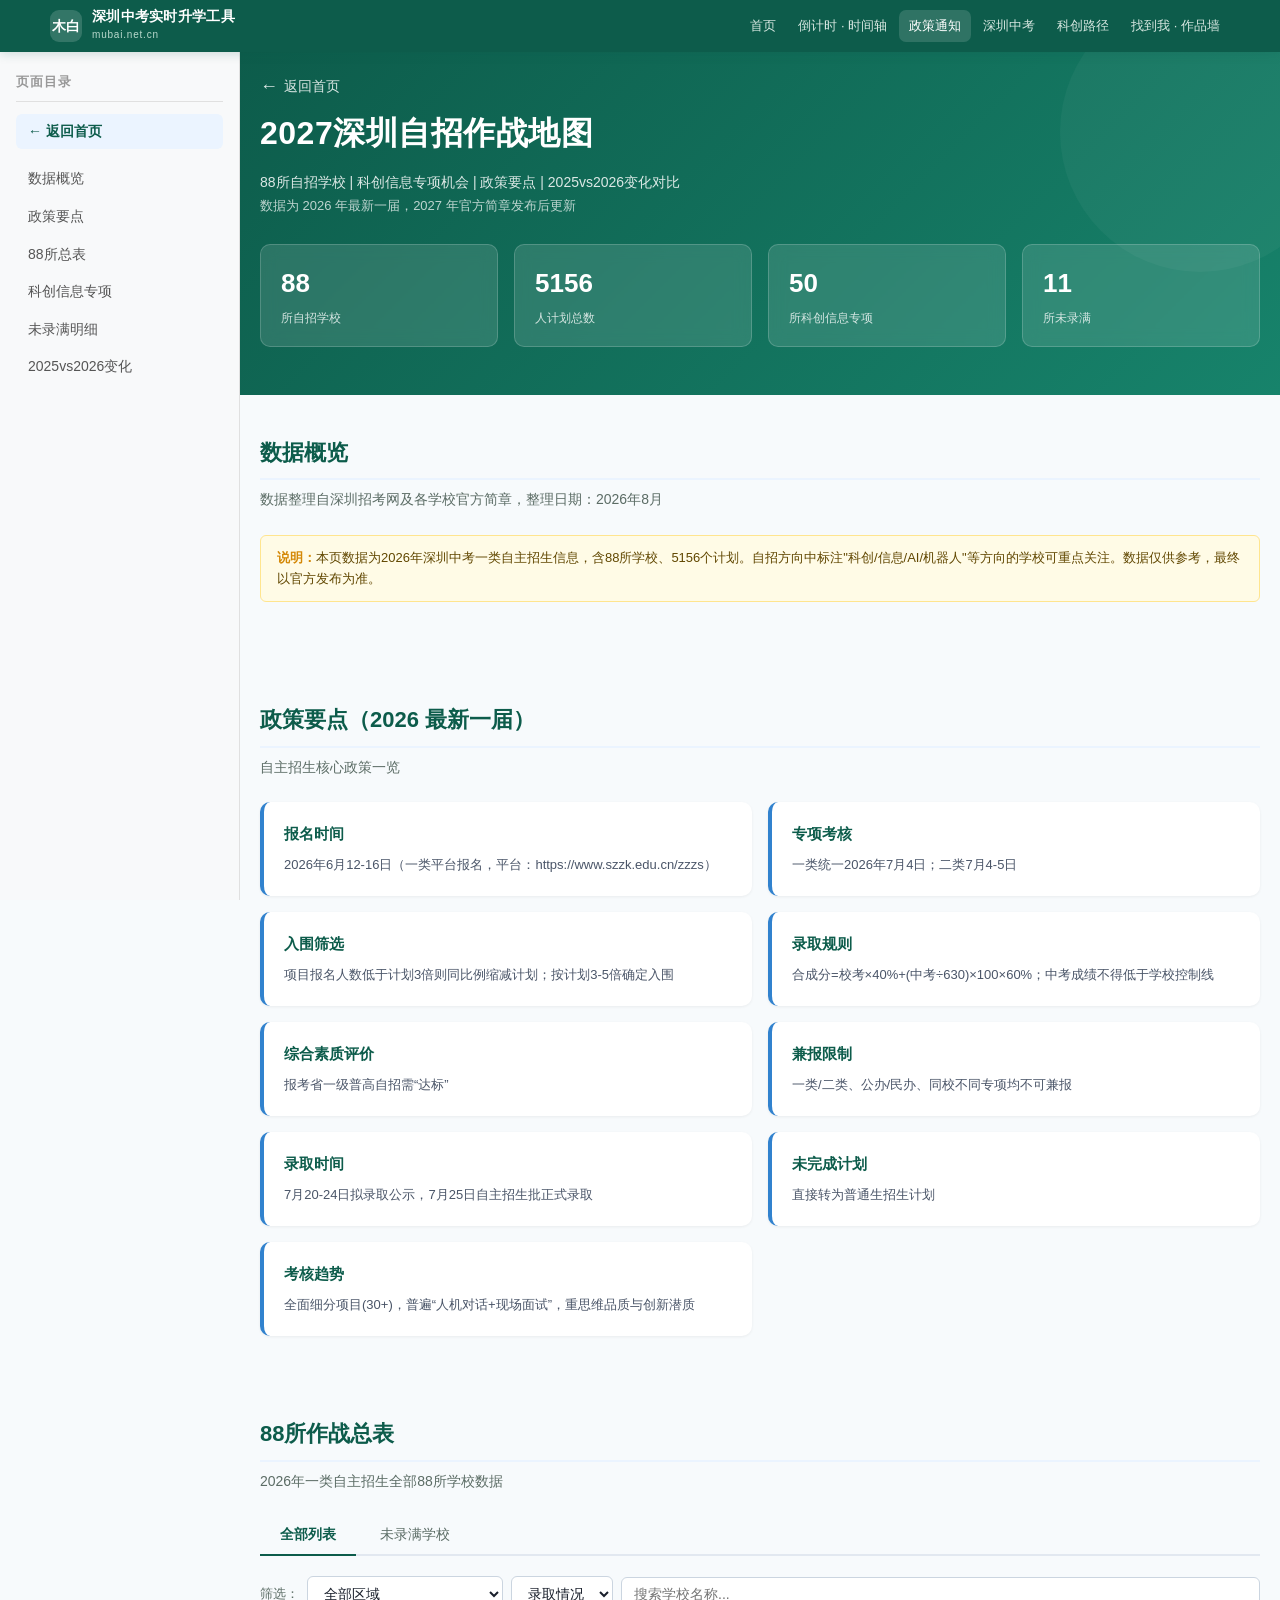
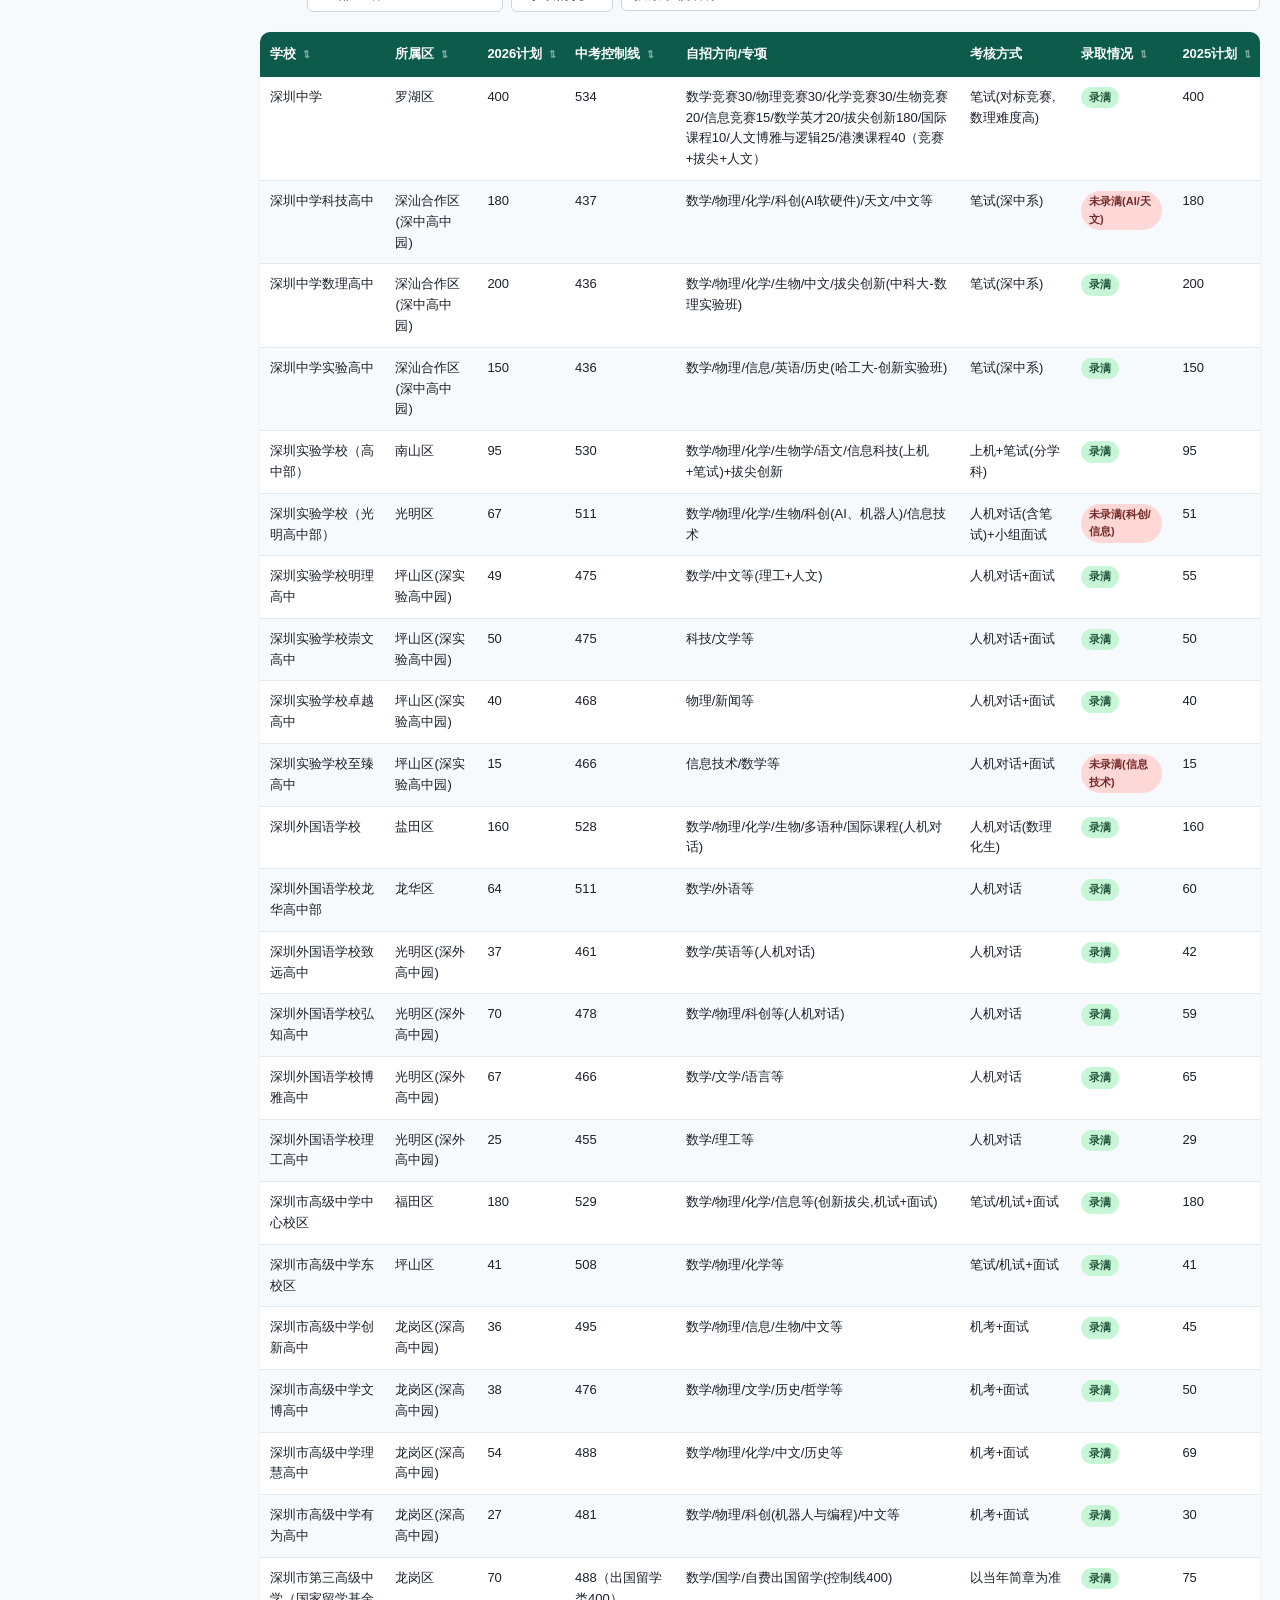
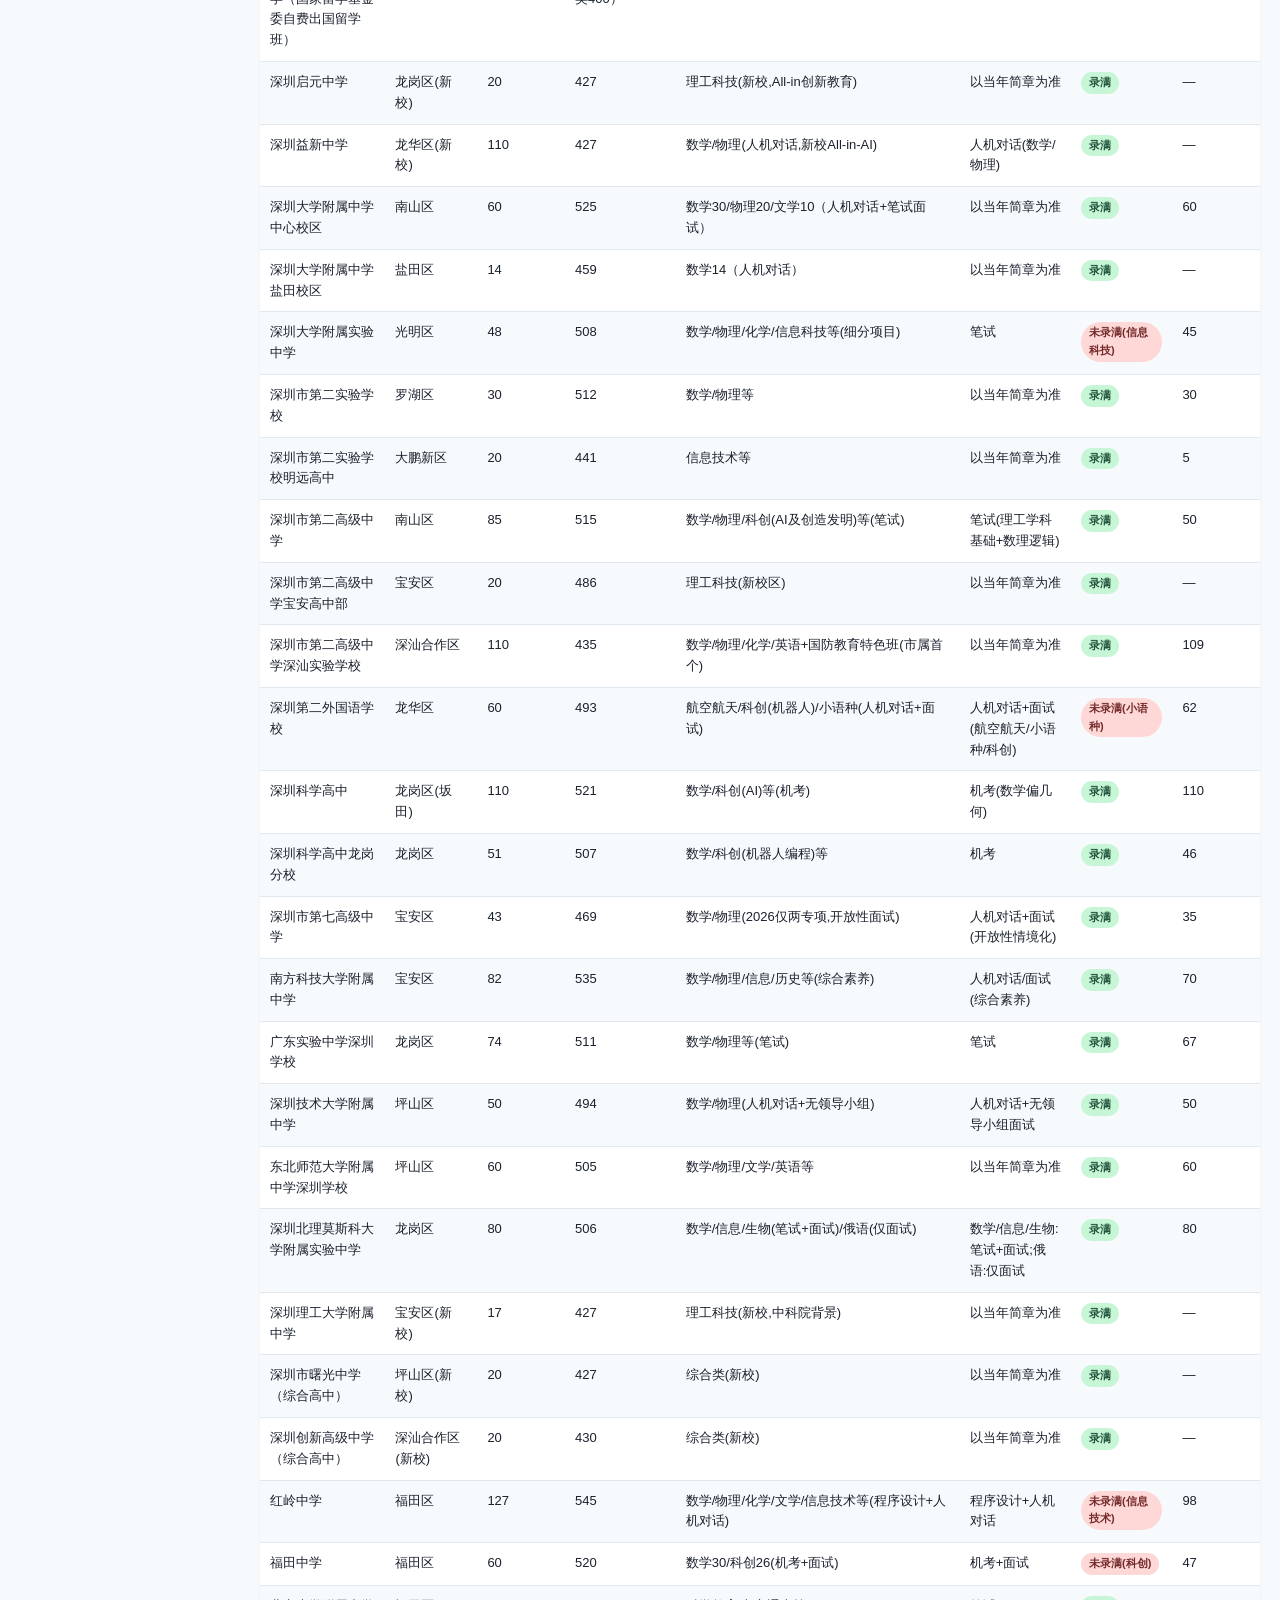
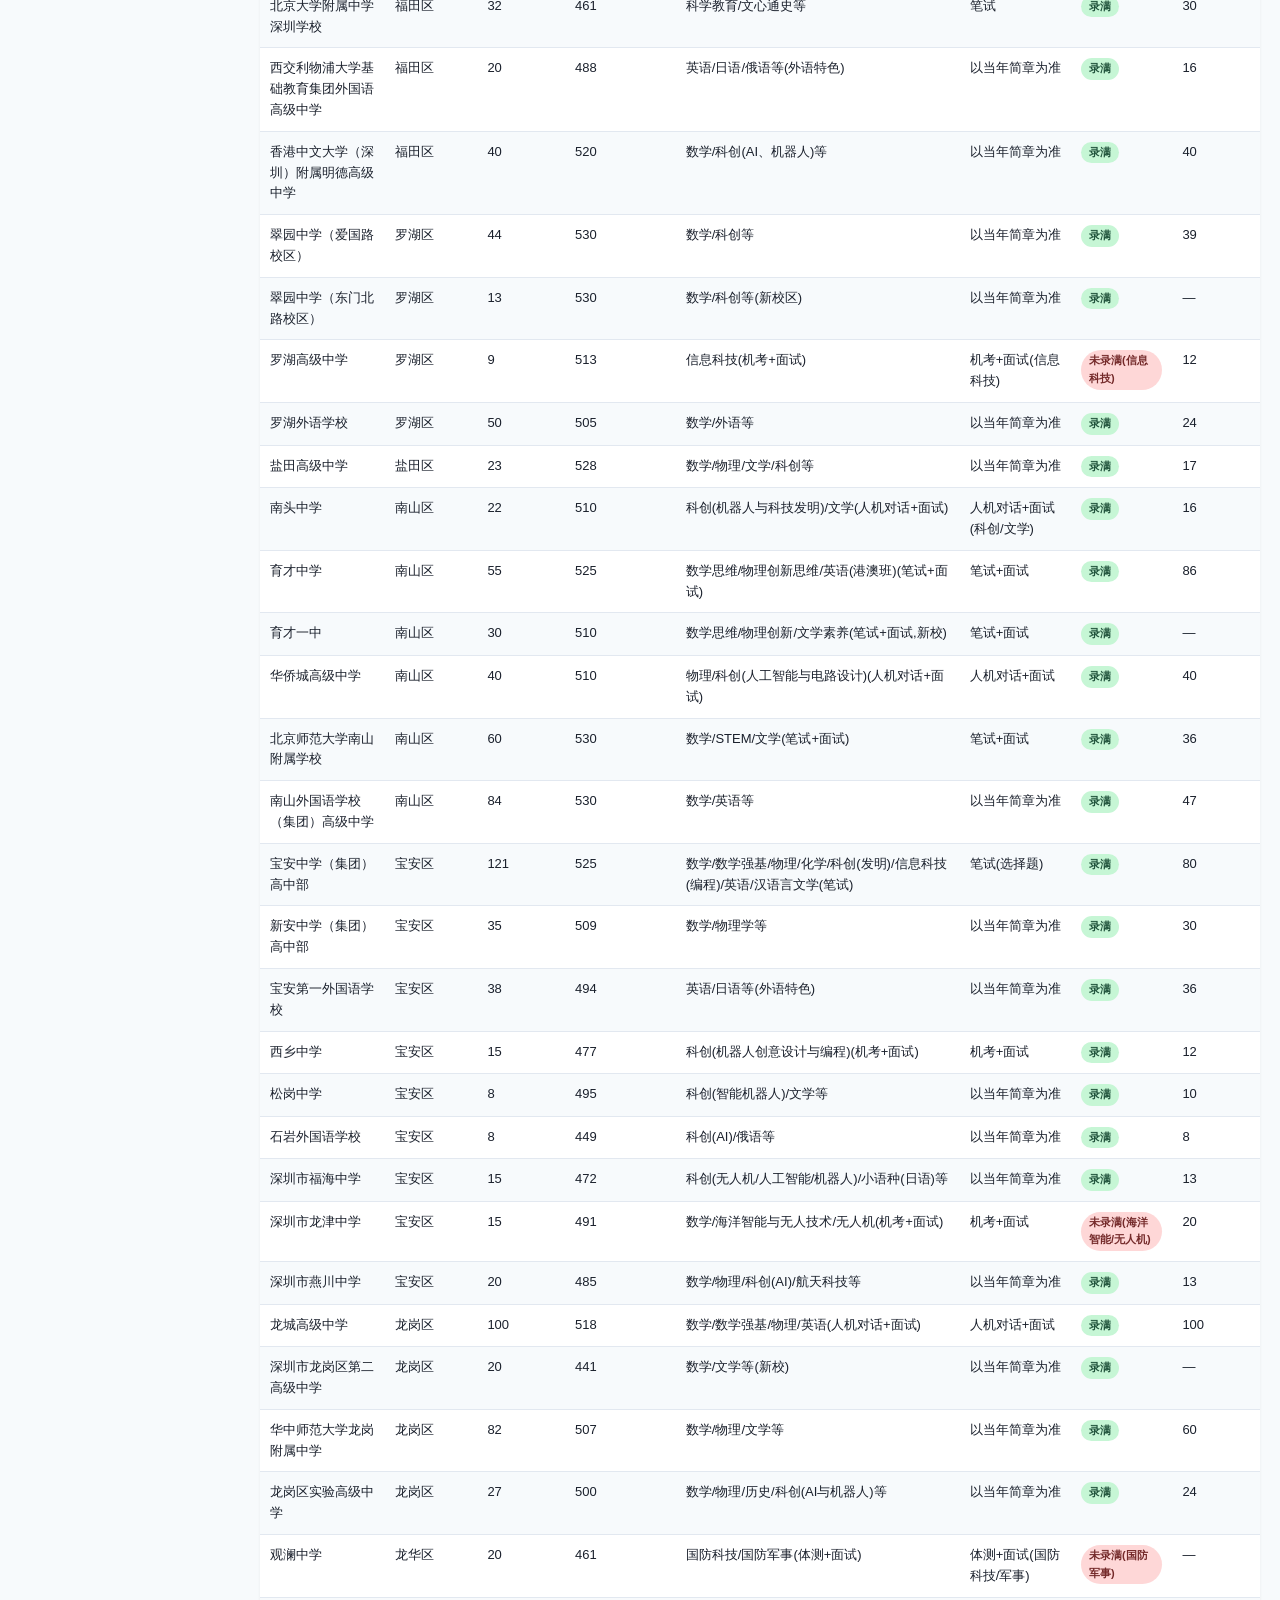
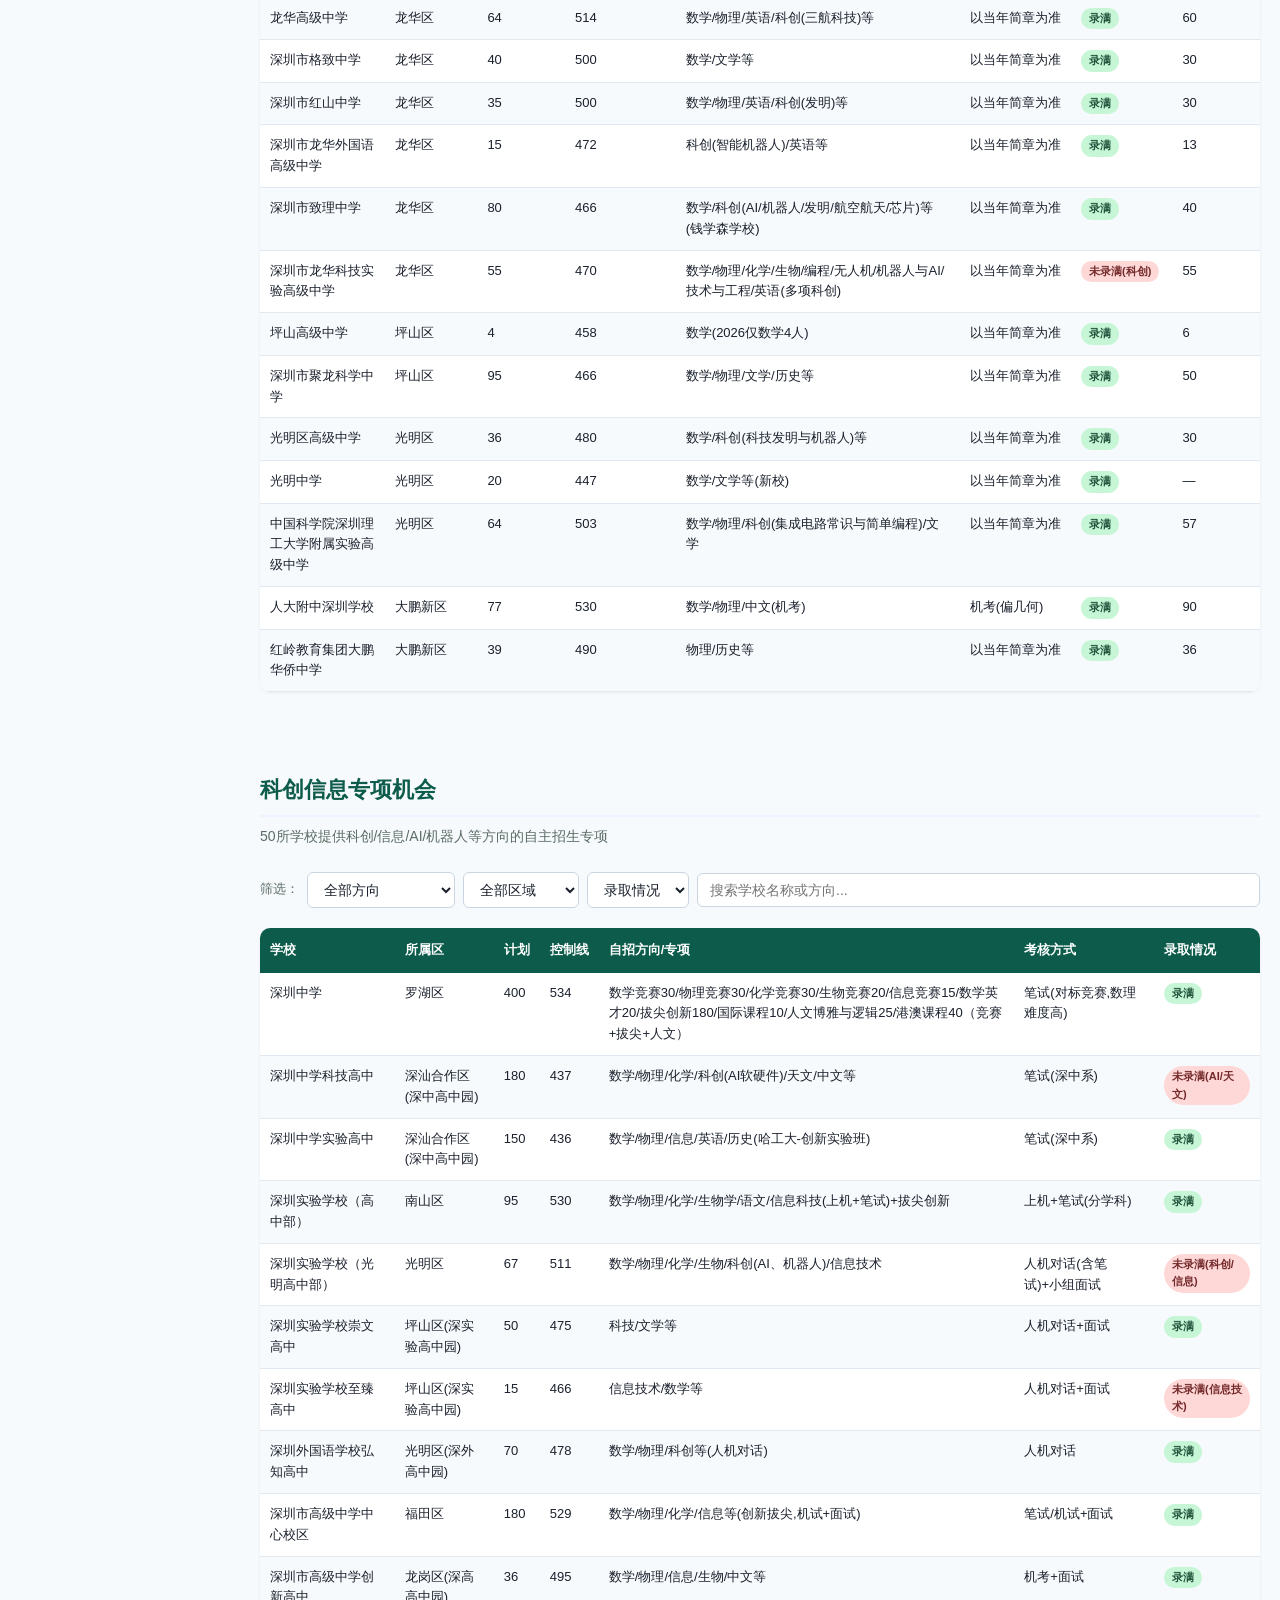
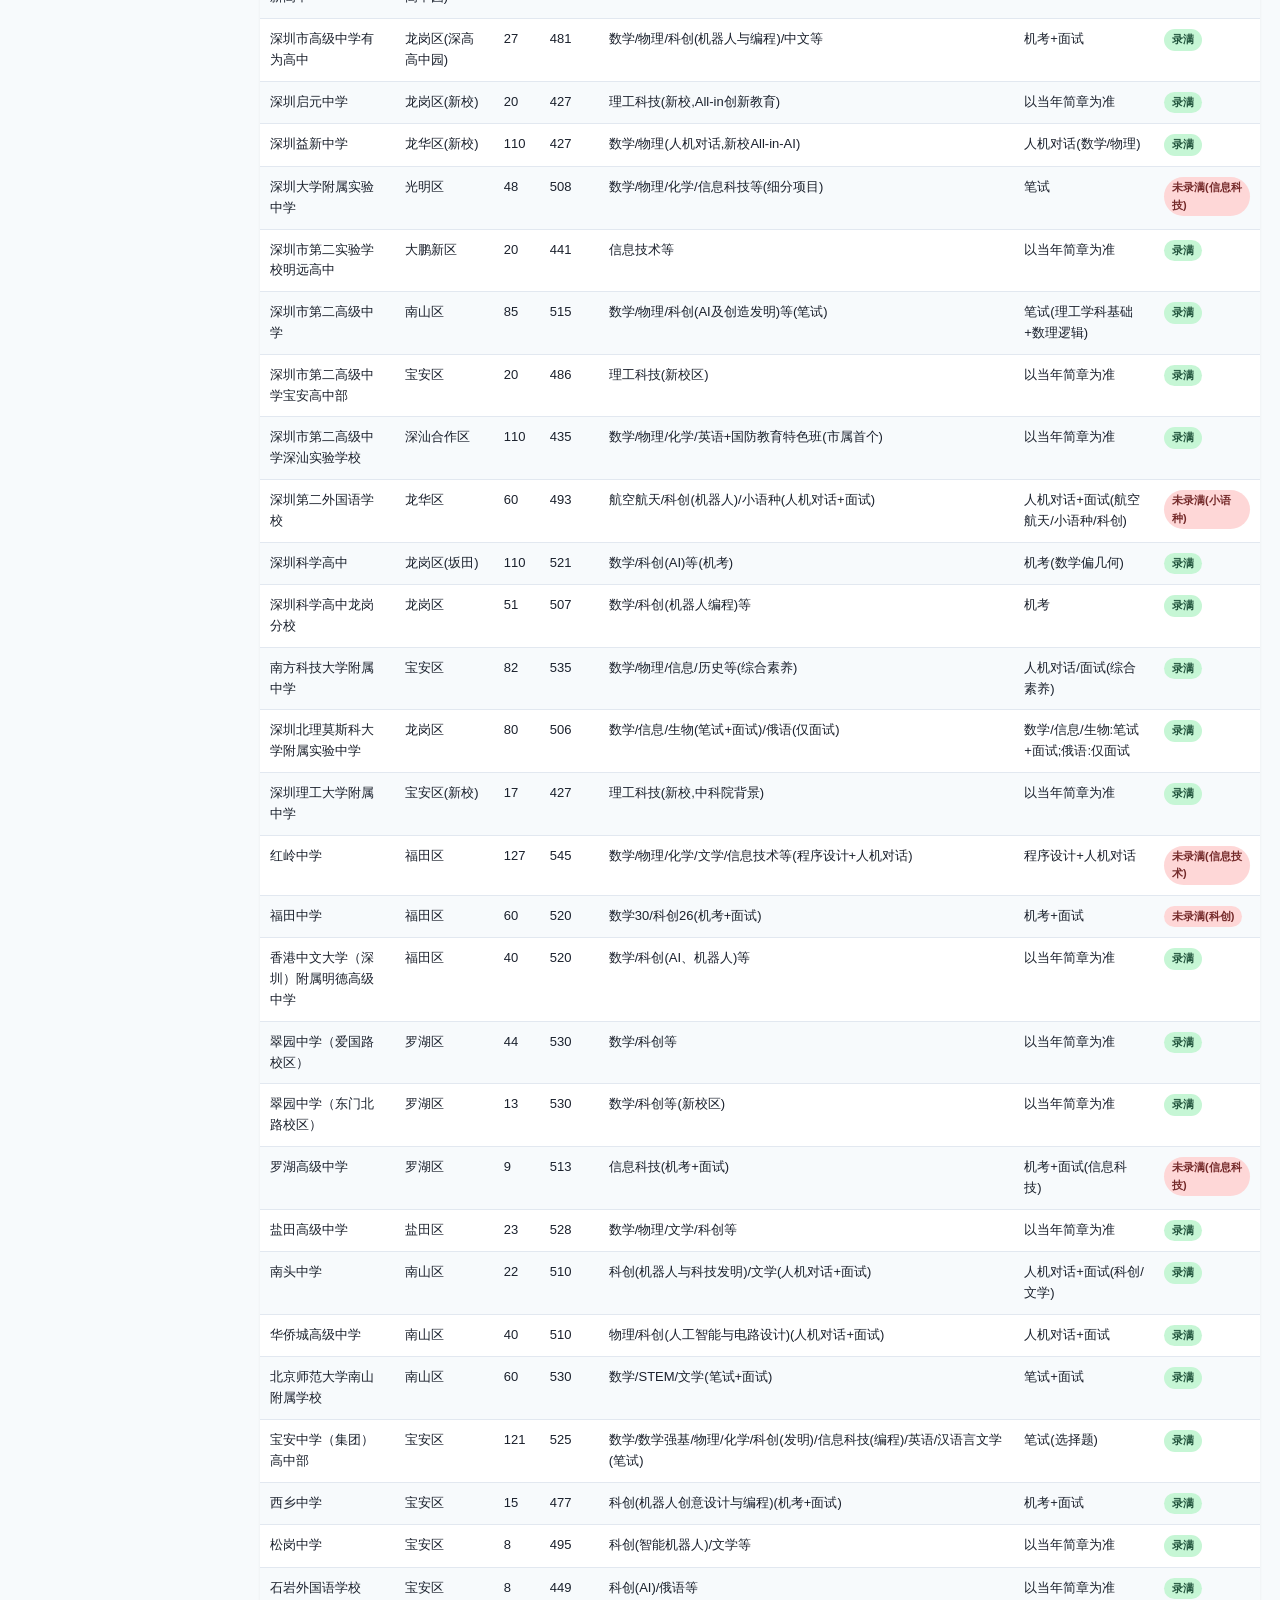
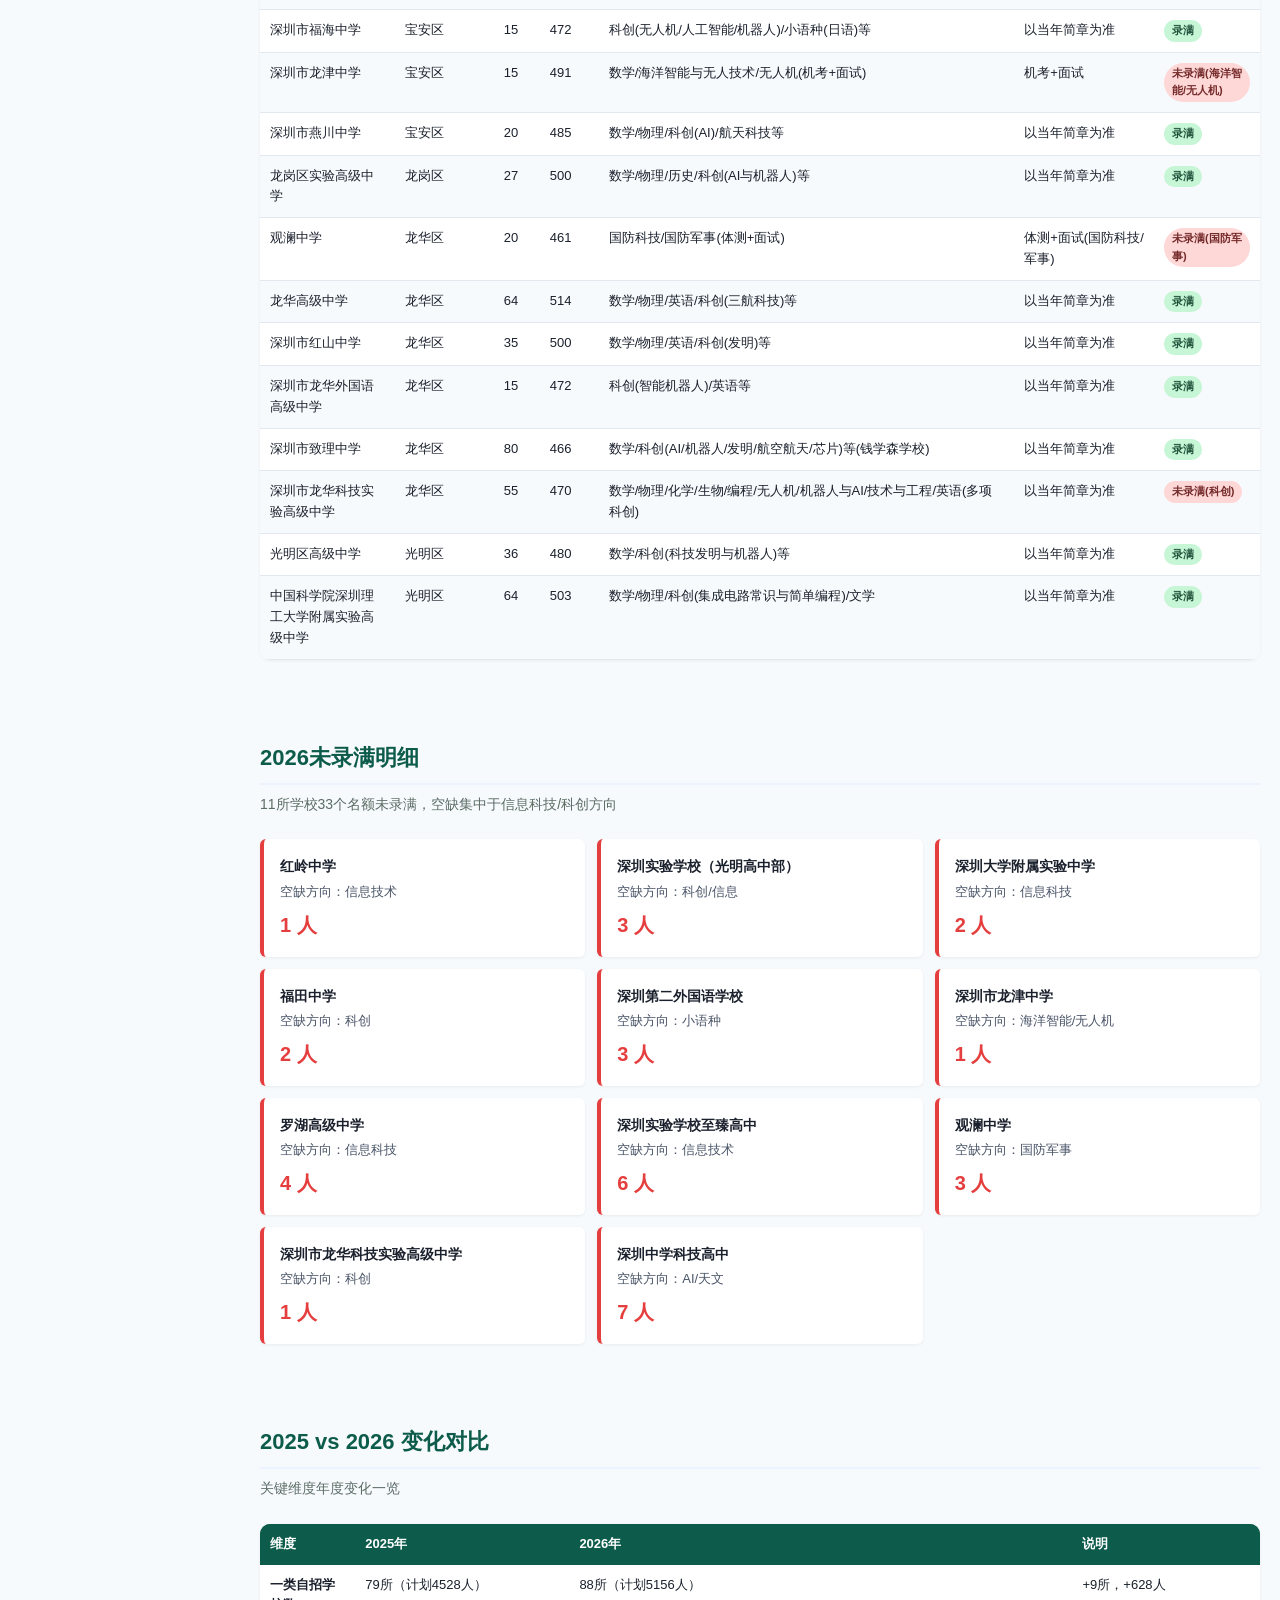
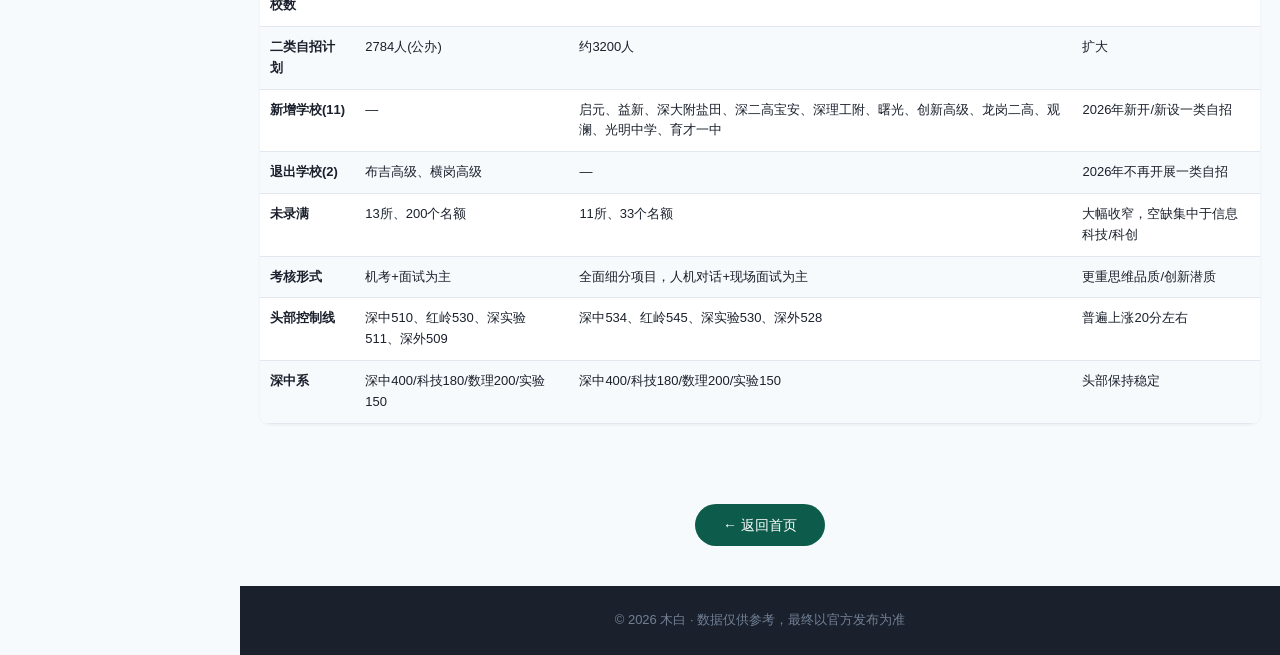
<file: shenzhen-zizhao/index.html>
<!DOCTYPE html>
<html lang="zh-CN"><head>
<meta charset="UTF-8">
<meta name="viewport" content="width=device-width, initial-scale=1.0">
<meta name="description" content="2027年深圳中考自主招生作战地图 - 88所学校自招计划、科创信息专项机会、未录满明细、政策要点及2025vs2026变化对比。">
<meta property="og:title" content="2027深圳自招作战地图 - 木白">
<meta property="og:description" content="88所自招学校、科创信息专项机会、政策要点全解析。">
<meta property="og:type" content="website">
<meta property="og:url" content="https://mubai.net.cn/shenzhen-zizhao/">
<meta property="og:image" content="https://mubai.net.cn/avatar.jpg">
<link rel="canonical" href="https://mubai.net.cn/shenzhen-zizhao/">
<link rel="icon" href="../avatar.jpg" type="image/jpeg">
<link rel="apple-touch-icon" href="../avatar.jpg">
<title>2027深圳自招作战地图 - 木白</title>
<script type="application/ld+json">
{"@context":"https://schema.org","@type":"FAQPage","mainEntity":[{"@type":"Question","name":"2026年深圳自主招生有多少所学校？","acceptedAnswer":{"@type":"Answer","text":"2026年一类自招88所学校，计划5156人，较2025年增加9所、628人。"}},{"@type":"Question","name":"自主招生录取规则是什么？","acceptedAnswer":{"@type":"Answer","text":"合成分=校考×40%+(中考÷630)×100×60%，中考成绩不得低于学校控制线。"}}]}
</script>
<style>
  :root {
    --primary: #1a365d;
    --primary-light: #2c5282;
    --primary-lighter: #3182ce;
    --primary-soft: #ebf4ff;
    --accent: #d97706;
    --bg: #ffffff;
    --bg-alt: #f7fafc;
    --bg-card: #ffffff;
    --text: #1a202c;
    --text-secondary: #4a5568;
    --text-muted: #718096;
    --border: #e2e8f0;
    --border-strong: #cbd5e0;
    --success: #38a169;
    --warning: #dd6b20;
    --danger: #e53e3e;
    --shadow-sm: 0 1px 3px rgba(0,0,0,0.06);
    --shadow-md: 0 4px 12px rgba(0,0,0,0.08);
    --shadow-lg: 0 10px 30px rgba(0,0,0,0.12);
    --radius-sm: 6px;
    --radius-md: 10px;
    --radius-lg: 14px;
  }
  * { box-sizing: border-box; margin: 0; padding: 0; }
  html { scroll-behavior: smooth; }
  body {
    font-family: -apple-system, BlinkMacSystemFont, "Segoe UI", "PingFang SC", "Hiragino Sans GB", "Microsoft YaHei", sans-serif;
    background: var(--bg-alt);
    color: var(--text);
    line-height: 1.6;
    font-size: 15px;
    -webkit-font-smoothing: antialiased;
  }
  .container { max-width: 1200px; margin: 0 auto; padding: 0 20px; }

  .page-toc { display: block; position: fixed; left: 0; top: 0; width: 240px; height: 100vh; background: #f8f9fa; border-right: 1px solid #e0e0e0; overflow-y: auto; padding: 20px 16px; z-index: 200; transition: transform 0.3s ease; box-sizing: border-box; }
  .page-toc .toc-header { font-size: 13px; color: #999; text-transform: uppercase; letter-spacing: 1px; margin-bottom: 12px; padding-bottom: 8px; border-bottom: 1px solid #e0e0e0; font-weight: 600; }
  .page-toc ul { display: block; list-style: none; padding: 0; margin: 0; }
  .page-toc li { margin-bottom: 2px; }
  .page-toc a { display: block; padding: 8px 12px; color: #555; text-decoration: none; font-size: 14px; border-radius: 6px; transition: all 0.2s; line-height: 1.4; }
  .page-toc a:hover { background: #e8eaf0; color: #1a365d; }
  .page-toc a.active { background: var(--primary); color: #fff; }
  .toc-toggle { display: none; position: fixed; left: 16px; bottom: 80px; z-index: 201; width: 44px; height: 44px; border-radius: 50%; background: var(--primary); color: #fff; border: none; cursor: pointer; box-shadow: 0 2px 8px rgba(0,0,0,0.2); font-size: 20px; align-items: center; justify-content: center; }
  .toc-overlay { display: none; position: fixed; inset: 0; background: rgba(0,0,0,0.4); z-index: 199; }
  @media (min-width: 1025px) { body.toc-enabled { padding-left: 240px; } }
  @media (max-width: 1024px) {
    .page-toc { transform: translateX(-100%); box-shadow: 2px 0 20px rgba(0,0,0,0.15); }
    .page-toc.open { transform: translateX(0); }
    .toc-toggle { display: flex; }
    .toc-overlay.show { display: block; }
  }
  .page-toc .toc-home { display: block; padding: 8px 12px; margin-bottom: 12px; color: var(--primary); text-decoration: none; font-size: 14px; font-weight: 600; border-radius: 6px; background: var(--primary-soft); transition: all 0.2s; }
  .page-toc .toc-home:hover { background: var(--primary); color: #fff; }

  .header {
    background: linear-gradient(135deg, var(--primary) 0%, var(--primary-light) 100%);
    color: #fff;
    padding: 56px 0 48px;
    position: relative;
    overflow: hidden;
  }
  .header::after { content: ""; position: absolute; right: -60px; top: -60px; width: 280px; height: 280px; background: rgba(255,255,255,0.04); border-radius: 50%; }
  .header h1 { font-size: 32px; font-weight: 700; letter-spacing: 0.5px; margin-bottom: 12px; position: relative; }
  .header .subtitle { font-size: 14px; opacity: 0.85; margin-bottom: 28px; position: relative; }
  .stat-cards { display: grid; grid-template-columns: repeat(4, 1fr); gap: 16px; position: relative; }
  .stat-card { background: rgba(255,255,255,0.12); border: 1px solid rgba(255,255,255,0.18); border-radius: var(--radius-md); padding: 18px 20px; backdrop-filter: blur(8px); }
  .stat-card .stat-num { font-size: 26px; font-weight: 700; }
  .stat-card .stat-label { font-size: 12px; opacity: 0.8; margin-top: 4px; }

  .section { padding: 40px 0; }
  .section-title { font-size: 22px; font-weight: 700; color: var(--primary); margin-bottom: 8px; padding-bottom: 8px; border-bottom: 2px solid var(--primary-soft); }
  .section-desc { font-size: 14px; color: var(--text-muted); margin-bottom: 24px; }

  .filter-bar { display: flex; flex-wrap: wrap; gap: 8px; margin-bottom: 20px; align-items: center; }
  .filter-bar select, .filter-bar input {
    padding: 8px 12px; border: 1px solid var(--border-strong); border-radius: var(--radius-sm);
    font-size: 14px; background: #fff; color: var(--text);
  }
  .filter-bar input { flex: 1; min-width: 200px; }
  .filter-bar .filter-label { font-size: 13px; color: var(--text-muted); font-weight: 500; }

  .table-wrap { overflow-x: auto; border-radius: var(--radius-md); box-shadow: var(--shadow-sm); background: #fff; }
  table { width: 100%; border-collapse: collapse; font-size: 13px; }
  thead { background: var(--primary); }
  thead th { color: #fff; padding: 12px 10px; text-align: left; font-weight: 600; white-space: nowrap; cursor: pointer; user-select: none; }
  thead th:hover { background: var(--primary-light); }
  thead th .sort-arrow { opacity: 0.5; font-size: 10px; margin-left: 4px; }
  tbody tr { border-bottom: 1px solid var(--border); }
  tbody tr:nth-child(even) { background: var(--bg-alt); }
  tbody tr:hover { background: var(--primary-soft); }
  tbody td { padding: 10px; vertical-align: top; }
  .badge { display: inline-block; padding: 2px 8px; border-radius: 50px; font-size: 11px; font-weight: 600; }
  .badge-full { background: #c6f6d5; color: #22543d; }
  .badge-unfilled { background: #fed7d7; color: #742a2a; }
  .badge-new { background: #bee3f8; color: #2c5282; }

  .policy-grid { display: grid; grid-template-columns: repeat(auto-fill, minmax(340px, 1fr)); gap: 16px; }
  .policy-card { background: #fff; border-radius: var(--radius-md); padding: 20px; box-shadow: var(--shadow-sm); border-left: 4px solid var(--primary-lighter); }
  .policy-card h3 { font-size: 15px; font-weight: 600; color: var(--primary); margin-bottom: 8px; }
  .policy-card p { font-size: 13px; color: var(--text-secondary); line-height: 1.7; }

  .changes-table { width: 100%; border-collapse: collapse; }
  .changes-table th { background: var(--primary); color: #fff; padding: 10px; font-size: 13px; text-align: left; }
  .changes-table td { padding: 10px; border-bottom: 1px solid var(--border); font-size: 13px; vertical-align: top; }
  .changes-table tr:nth-child(even) { background: var(--bg-alt); }

  .unfilled-list { display: grid; grid-template-columns: repeat(auto-fill, minmax(280px, 1fr)); gap: 12px; }
  .unfilled-card { background: #fff; border-radius: var(--radius-sm); padding: 16px; box-shadow: var(--shadow-sm); border-left: 4px solid var(--danger); }
  .unfilled-card .school-name { font-weight: 600; font-size: 14px; color: var(--text); }
  .unfilled-card .direction { font-size: 13px; color: var(--text-secondary); margin-top: 4px; }
  .unfilled-card .count { font-size: 20px; font-weight: 700; color: var(--danger); margin-top: 6px; }

  .tab-bar { display: flex; gap: 4px; margin-bottom: 20px; border-bottom: 2px solid var(--border); }
  .tab-btn { padding: 10px 20px; border: none; background: none; cursor: pointer; font-size: 14px; font-weight: 500; color: var(--text-muted); border-bottom: 2px solid transparent; margin-bottom: -2px; transition: all 0.2s; }
  .tab-btn:hover { color: var(--primary); }
  .tab-btn.active { color: var(--primary); border-bottom-color: var(--primary); font-weight: 600; }
  .tab-content { display: none; }
  .tab-content.active { display: block; }

  .note { background: #fffbe6; border: 1px solid #ffe58f; border-radius: var(--radius-sm); padding: 12px 16px; margin-bottom: 20px; font-size: 13px; color: #614700; }
  .note strong { color: #d48806; }

  .back-section { text-align: center; padding: 40px 0; }
  .back-link { display: inline-block; padding: 10px 28px; background: var(--primary); color: #fff; text-decoration: none; border-radius: 50px; font-size: 14px; font-weight: 500; transition: all 0.3s; }
  .back-link:hover { background: var(--primary-light); transform: translateY(-2px); }

  footer { background: #1a202c; color: #fff; text-align: center; padding: 24px; }
  footer p { font-size: 13px; color: #718096; }

  @media (max-width: 768px) {
    .stat-cards { grid-template-columns: repeat(2, 1fr); }
    .header h1 { font-size: 22px; }
    .policy-grid { grid-template-columns: 1fr; }
    .container { padding: 0 12px; }
  }
</style>
<link rel="stylesheet" href="../assets/css/site.css">
</head>
<body class="toc-enabled">
<header class="mb-sitebar"><div class="mb-inner"><a class="mb-brand" href="../index.html"><span class="mb-logo">木白</span><span class="mb-bt"><strong>深圳中考实时升学工具</strong><small>mubai.net.cn</small></span></a><nav class="mb-nav" aria-label="主导航"><a href="../index.html">首页</a><a href="../index.html#timeline">倒计时 · 时间轴</a><a href="../index.html#policy">政策通知</a><a href="../index.html#zhongkao">深圳中考</a><a href="../index.html#tech">科创路径</a><a href="../index.html#findme">找到我 · 作品墙</a></nav></div></header>

<nav class="page-toc">
  <div class="toc-header">页面目录</div>
  <a class="toc-home" href="../index.html">&larr; 返回首页</a>
  <ul>
    <li><a href="#overview">数据概览</a></li>
    <li><a href="#policy">政策要点</a></li>
    <li><a href="#all-schools">88所总表</a></li>
    <li><a href="#sci-schools">科创信息专项</a></li>
    <li><a href="#unfilled">未录满明细</a></li>
    <li><a href="#changes">2025vs2026变化</a></li>
  </ul>
</nav>
<button class="toc-toggle" aria-label="目录">&#9776;</button>
<div class="toc-overlay"></div>

<header class="header">
  <div class="container">
    <div style="position:absolute;top:20px;left:20px;">
      <a href="../index.html" style="color:rgba(255,255,255,0.85);text-decoration:none;font-size:14px;display:inline-flex;align-items:center;gap:6px;">
        <span style="font-size:18px;">&larr;</span> 返回首页
      </a>
    </div>
    <h1>2027深圳自招作战地图</h1>
    <p class="subtitle">88所自招学校 | 科创信息专项机会 | 政策要点 | 2025vs2026变化对比<br><span style="font-size:13px;opacity:.85">数据为 2026 年最新一届，2027 年官方简章发布后更新</span></p>
    <div class="stat-cards">
      <div class="stat-card"><div class="stat-num">88</div><div class="stat-label">所自招学校</div></div>
      <div class="stat-card"><div class="stat-num">5156</div><div class="stat-label">人计划总数</div></div>
      <div class="stat-card"><div class="stat-num">50</div><div class="stat-label">所科创信息专项</div></div>
      <div class="stat-card"><div class="stat-num">11</div><div class="stat-label">所未录满</div></div>
    </div>
  </div>
</header>

<div class="container">
  <section id="overview" class="section">
    <h2 class="section-title">数据概览</h2>
    <p class="section-desc">数据整理自深圳招考网及各学校官方简章，整理日期：2026年8月</p>
    <div class="note">
      <strong>说明：</strong>本页数据为2026年深圳中考一类自主招生信息，含88所学校、5156个计划。自招方向中标注"科创/信息/AI/机器人"等方向的学校可重点关注。数据仅供参考，最终以官方发布为准。
    </div>
  </section>

  <section id="policy" class="section">
    <h2 class="section-title">政策要点（2026 最新一届）</h2>
    <p class="section-desc">自主招生核心政策一览</p>
    <div class="policy-grid" id="policy-grid"></div>
  </section>

  <section id="all-schools" class="section">
    <h2 class="section-title">88所作战总表</h2>
    <p class="section-desc">2026年一类自主招生全部88所学校数据</p>
    <div class="tab-bar">
      <button class="tab-btn active" data-tab="all-list">全部列表</button>
      <button class="tab-btn" data-tab="unfilled-filter">未录满学校</button>
    </div>
    <div id="all-list" class="tab-content active">
      <div class="filter-bar">
        <span class="filter-label">筛选：</span>
        <select id="district-filter"><option value="">全部区域</option></select>
        <select id="admit-filter">
          <option value="">录取情况</option>
          <option value="录满">录满</option>
          <option value="未录满">未录满</option>
        </select>
        <input type="text" id="school-search" placeholder="搜索学校名称...">
      </div>
      <div class="table-wrap">
        <table id="all-table">
          <thead><tr>
            <th data-col="name">学校 <span class="sort-arrow">&#8645;</span></th>
            <th data-col="district">所属区 <span class="sort-arrow">&#8645;</span></th>
            <th data-col="plan">2026计划 <span class="sort-arrow">&#8645;</span></th>
            <th data-col="cutoff">中考控制线 <span class="sort-arrow">&#8645;</span></th>
            <th>自招方向/专项</th>
            <th>考核方式</th>
            <th data-col="admit">录取情况 <span class="sort-arrow">&#8645;</span></th>
            <th data-col="plan2025">2025计划 <span class="sort-arrow">&#8645;</span></th>
          </tr></thead>
          <tbody id="all-tbody"></tbody>
        </table>
      </div>
    </div>
    <div id="unfilled-filter" class="tab-content">
      <div class="table-wrap">
        <table>
          <thead><tr><th>学校</th><th>所属区</th><th>2026计划</th><th>控制线</th><th>自招方向</th><th>考核方式</th><th>录取情况</th></tr></thead>
          <tbody id="unfilled-tbody"></tbody>
        </table>
      </div>
    </div>
  </section>

  <section id="sci-schools" class="section">
    <h2 class="section-title">科创信息专项机会</h2>
    <p class="section-desc">50所学校提供科创/信息/AI/机器人等方向的自主招生专项</p>
    <div class="filter-bar">
      <span class="filter-label">筛选：</span>
      <select id="sci-category-filter">
        <option value="">全部方向</option>
        <option value="科创">科创</option>
        <option value="信息">信息/信息科技</option>
        <option value="AI">AI/人工智能</option>
        <option value="机器人">机器人</option>
        <option value="编程">编程</option>
        <option value="数学">数学</option>
        <option value="物理">物理</option>
        <option value="化学">化学</option>
        <option value="生物">生物</option>
        <option value="航空航天">航空航天/无人机</option>
        <option value="发明">发明/创造</option>
        <option value="国防">国防/军事</option>
        <option value="文学">文学/语文</option>
        <option value="英语">英语/小语种</option>
      </select>
      <select id="sci-district-filter"><option value="">全部区域</option></select>
      <select id="sci-admit-filter">
        <option value="">录取情况</option>
        <option value="录满">录满</option>
        <option value="未录满">未录满</option>
      </select>
      <input type="text" id="sci-search" placeholder="搜索学校名称或方向...">
    </div>
    <div class="table-wrap">
      <table id="sci-table">
        <thead><tr>
          <th>学校</th><th>所属区</th><th>计划</th><th>控制线</th><th>自招方向/专项</th><th>考核方式</th><th>录取情况</th>
        </tr></thead>
        <tbody id="sci-tbody"></tbody>
      </table>
    </div>
  </section>

  <section id="unfilled" class="section">
    <h2 class="section-title">2026未录满明细</h2>
    <p class="section-desc">11所学校33个名额未录满，空缺集中于信息科技/科创方向</p>
    <div class="unfilled-list" id="unfilled-list"></div>
  </section>

  <section id="changes" class="section">
    <h2 class="section-title">2025 vs 2026 变化对比</h2>
    <p class="section-desc">关键维度年度变化一览</p>
    <div class="table-wrap">
      <table class="changes-table" id="changes-table">
        <thead><tr><th>维度</th><th>2025年</th><th>2026年</th><th>说明</th></tr></thead>
        <tbody id="changes-tbody"></tbody>
      </table>
    </div>
  </section>

  <div class="back-section">
    <a href="../index.html" class="back-link">&larr; 返回首页</a>
  </div>
</div>

<footer>
  <p>&copy; 2026 木白 &middot; 数据仅供参考，最终以官方发布为准</p>
</footer>

<script>
var allSchools = [{"name": "深圳中学", "district": "罗湖区", "plan": "400", "cutoff": "534", "direction": "数学竞赛30/物理竞赛30/化学竞赛30/生物竞赛20/信息竞赛15/数学英才20/拔尖创新180/国际课程10/人文博雅与逻辑25/港澳课程40（竞赛+拔尖+人文）", "method": "笔试(对标竞赛,数理难度高)", "admit": "录满", "plan2025": "400"}, {"name": "深圳中学科技高中", "district": "深汕合作区(深中高中园)", "plan": "180", "cutoff": "437", "direction": "数学/物理/化学/科创(AI软硬件)/天文/中文等", "method": "笔试(深中系)", "admit": "未录满(AI/天文)", "plan2025": "180"}, {"name": "深圳中学数理高中", "district": "深汕合作区(深中高中园)", "plan": "200", "cutoff": "436", "direction": "数学/物理/化学/生物/中文/拔尖创新(中科大-数理实验班)", "method": "笔试(深中系)", "admit": "录满", "plan2025": "200"}, {"name": "深圳中学实验高中", "district": "深汕合作区(深中高中园)", "plan": "150", "cutoff": "436", "direction": "数学/物理/信息/英语/历史(哈工大-创新实验班)", "method": "笔试(深中系)", "admit": "录满", "plan2025": "150"}, {"name": "深圳实验学校（高中部）", "district": "南山区", "plan": "95", "cutoff": "530", "direction": "数学/物理/化学/生物学/语文/信息科技(上机+笔试)+拔尖创新", "method": "上机+笔试(分学科)", "admit": "录满", "plan2025": "95"}, {"name": "深圳实验学校（光明高中部）", "district": "光明区", "plan": "67", "cutoff": "511", "direction": "数学/物理/化学/生物/科创(AI、机器人)/信息技术", "method": "人机对话(含笔试)+小组面试", "admit": "未录满(科创/信息)", "plan2025": "51"}, {"name": "深圳实验学校明理高中", "district": "坪山区(深实验高中园)", "plan": "49", "cutoff": "475", "direction": "数学/中文等(理工+人文)", "method": "人机对话+面试", "admit": "录满", "plan2025": "55"}, {"name": "深圳实验学校崇文高中", "district": "坪山区(深实验高中园)", "plan": "50", "cutoff": "475", "direction": "科技/文学等", "method": "人机对话+面试", "admit": "录满", "plan2025": "50"}, {"name": "深圳实验学校卓越高中", "district": "坪山区(深实验高中园)", "plan": "40", "cutoff": "468", "direction": "物理/新闻等", "method": "人机对话+面试", "admit": "录满", "plan2025": "40"}, {"name": "深圳实验学校至臻高中", "district": "坪山区(深实验高中园)", "plan": "15", "cutoff": "466", "direction": "信息技术/数学等", "method": "人机对话+面试", "admit": "未录满(信息技术)", "plan2025": "15"}, {"name": "深圳外国语学校", "district": "盐田区", "plan": "160", "cutoff": "528", "direction": "数学/物理/化学/生物/多语种/国际课程(人机对话)", "method": "人机对话(数理化生)", "admit": "录满", "plan2025": "160"}, {"name": "深圳外国语学校龙华高中部", "district": "龙华区", "plan": "64", "cutoff": "511", "direction": "数学/外语等", "method": "人机对话", "admit": "录满", "plan2025": "60"}, {"name": "深圳外国语学校致远高中", "district": "光明区(深外高中园)", "plan": "37", "cutoff": "461", "direction": "数学/英语等(人机对话)", "method": "人机对话", "admit": "录满", "plan2025": "42"}, {"name": "深圳外国语学校弘知高中", "district": "光明区(深外高中园)", "plan": "70", "cutoff": "478", "direction": "数学/物理/科创等(人机对话)", "method": "人机对话", "admit": "录满", "plan2025": "59"}, {"name": "深圳外国语学校博雅高中", "district": "光明区(深外高中园)", "plan": "67", "cutoff": "466", "direction": "数学/文学/语言等", "method": "人机对话", "admit": "录满", "plan2025": "65"}, {"name": "深圳外国语学校理工高中", "district": "光明区(深外高中园)", "plan": "25", "cutoff": "455", "direction": "数学/理工等", "method": "人机对话", "admit": "录满", "plan2025": "29"}, {"name": "深圳市高级中学中心校区", "district": "福田区", "plan": "180", "cutoff": "529", "direction": "数学/物理/化学/信息等(创新拔尖,机试+面试)", "method": "笔试/机试+面试", "admit": "录满", "plan2025": "180"}, {"name": "深圳市高级中学东校区", "district": "坪山区", "plan": "41", "cutoff": "508", "direction": "数学/物理/化学等", "method": "笔试/机试+面试", "admit": "录满", "plan2025": "41"}, {"name": "深圳市高级中学创新高中", "district": "龙岗区(深高高中园)", "plan": "36", "cutoff": "495", "direction": "数学/物理/信息/生物/中文等", "method": "机考+面试", "admit": "录满", "plan2025": "45"}, {"name": "深圳市高级中学文博高中", "district": "龙岗区(深高高中园)", "plan": "38", "cutoff": "476", "direction": "数学/物理/文学/历史/哲学等", "method": "机考+面试", "admit": "录满", "plan2025": "50"}, {"name": "深圳市高级中学理慧高中", "district": "龙岗区(深高高中园)", "plan": "54", "cutoff": "488", "direction": "数学/物理/化学/中文/历史等", "method": "机考+面试", "admit": "录满", "plan2025": "69"}, {"name": "深圳市高级中学有为高中", "district": "龙岗区(深高高中园)", "plan": "27", "cutoff": "481", "direction": "数学/物理/科创(机器人与编程)/中文等", "method": "机考+面试", "admit": "录满", "plan2025": "30"}, {"name": "深圳市第三高级中学（国家留学基金委自费出国留学班）", "alias": "第三高级中学", "district": "龙岗区", "plan": "70", "cutoff": "488（出国留学类400）", "direction": "数学/国学/自费出国留学(控制线400)", "method": "以当年简章为准", "admit": "录满", "plan2025": "75"}, {"name": "深圳启元中学", "district": "龙岗区(新校)", "plan": "20", "cutoff": "427", "direction": "理工科技(新校,All-in创新教育)", "method": "以当年简章为准", "admit": "录满", "plan2025": "—"}, {"name": "深圳益新中学", "district": "龙华区(新校)", "plan": "110", "cutoff": "427", "direction": "数学/物理(人机对话,新校All-in-AI)", "method": "人机对话(数学/物理)", "admit": "录满", "plan2025": "—"}, {"name": "深圳大学附属中学中心校区", "alias": "深大附中", "district": "南山区", "plan": "60", "cutoff": "525", "direction": "数学30/物理20/文学10（人机对话+笔试面试）", "method": "以当年简章为准", "admit": "录满", "plan2025": "60"}, {"name": "深圳大学附属中学盐田校区", "alias": "深大附中盐田", "district": "盐田区", "plan": "14", "cutoff": "459", "direction": "数学14（人机对话）", "method": "以当年简章为准", "admit": "录满", "plan2025": "—"}, {"name": "深圳大学附属实验中学", "district": "光明区", "plan": "48", "cutoff": "508", "direction": "数学/物理/化学/信息科技等(细分项目)", "method": "笔试", "admit": "未录满(信息科技)", "plan2025": "45"}, {"name": "深圳市第二实验学校", "district": "罗湖区", "plan": "30", "cutoff": "512", "direction": "数学/物理等", "method": "以当年简章为准", "admit": "录满", "plan2025": "30"}, {"name": "深圳市第二实验学校明远高中", "district": "大鹏新区", "plan": "20", "cutoff": "441", "direction": "信息技术等", "method": "以当年简章为准", "admit": "录满", "plan2025": "5"}, {"name": "深圳市第二高级中学", "district": "南山区", "plan": "85", "cutoff": "515", "direction": "数学/物理/科创(AI及创造发明)等(笔试)", "method": "笔试(理工学科基础+数理逻辑)", "admit": "录满", "plan2025": "50"}, {"name": "深圳市第二高级中学宝安高中部", "district": "宝安区", "plan": "20", "cutoff": "486", "direction": "理工科技(新校区)", "method": "以当年简章为准", "admit": "录满", "plan2025": "—"}, {"name": "深圳市第二高级中学深汕实验学校", "district": "深汕合作区", "plan": "110", "cutoff": "435", "direction": "数学/物理/化学/英语+国防教育特色班(市属首个)", "method": "以当年简章为准", "admit": "录满", "plan2025": "109"}, {"name": "深圳第二外国语学校", "district": "龙华区", "plan": "60", "cutoff": "493", "direction": "航空航天/科创(机器人)/小语种(人机对话+面试)", "method": "人机对话+面试(航空航天/小语种/科创)", "admit": "未录满(小语种)", "plan2025": "62"}, {"name": "深圳科学高中", "district": "龙岗区(坂田)", "plan": "110", "cutoff": "521", "direction": "数学/科创(AI)等(机考)", "method": "机考(数学偏几何)", "admit": "录满", "plan2025": "110"}, {"name": "深圳科学高中龙岗分校", "district": "龙岗区", "plan": "51", "cutoff": "507", "direction": "数学/科创(机器人编程)等", "method": "机考", "admit": "录满", "plan2025": "46"}, {"name": "深圳市第七高级中学", "district": "宝安区", "plan": "43", "cutoff": "469", "direction": "数学/物理(2026仅两专项,开放性面试)", "method": "人机对话+面试(开放性情境化)", "admit": "录满", "plan2025": "35"}, {"name": "南方科技大学附属中学", "district": "宝安区", "plan": "82", "cutoff": "535", "direction": "数学/物理/信息/历史等(综合素养)", "method": "人机对话/面试(综合素养)", "admit": "录满", "plan2025": "70"}, {"name": "广东实验中学深圳学校", "district": "龙岗区", "plan": "74", "cutoff": "511", "direction": "数学/物理等(笔试)", "method": "笔试", "admit": "录满", "plan2025": "67"}, {"name": "深圳技术大学附属中学", "district": "坪山区", "plan": "50", "cutoff": "494", "direction": "数学/物理(人机对话+无领导小组)", "method": "人机对话+无领导小组面试", "admit": "录满", "plan2025": "50"}, {"name": "东北师范大学附属中学深圳学校", "district": "坪山区", "plan": "60", "cutoff": "505", "direction": "数学/物理/文学/英语等", "method": "以当年简章为准", "admit": "录满", "plan2025": "60"}, {"name": "深圳北理莫斯科大学附属实验中学", "district": "龙岗区", "plan": "80", "cutoff": "506", "direction": "数学/信息/生物(笔试+面试)/俄语(仅面试)", "method": "数学/信息/生物:笔试+面试;俄语:仅面试", "admit": "录满", "plan2025": "80"}, {"name": "深圳理工大学附属中学", "district": "宝安区(新校)", "plan": "17", "cutoff": "427", "direction": "理工科技(新校,中科院背景)", "method": "以当年简章为准", "admit": "录满", "plan2025": "—"}, {"name": "深圳市曙光中学（综合高中）", "district": "坪山区(新校)", "plan": "20", "cutoff": "427", "direction": "综合类(新校)", "method": "以当年简章为准", "admit": "录满", "plan2025": "—"}, {"name": "深圳创新高级中学（综合高中）", "district": "深汕合作区(新校)", "plan": "20", "cutoff": "430", "direction": "综合类(新校)", "method": "以当年简章为准", "admit": "录满", "plan2025": "—"}, {"name": "红岭中学", "district": "福田区", "plan": "127", "cutoff": "545", "direction": "数学/物理/化学/文学/信息技术等(程序设计+人机对话)", "method": "程序设计+人机对话", "admit": "未录满(信息技术)", "plan2025": "98"}, {"name": "福田中学", "district": "福田区", "plan": "60", "cutoff": "520", "direction": "数学30/科创26(机考+面试)", "method": "机考+面试", "admit": "未录满(科创)", "plan2025": "47"}, {"name": "北京大学附属中学深圳学校", "district": "福田区", "plan": "32", "cutoff": "461", "direction": "科学教育/文心通史等", "method": "笔试", "admit": "录满", "plan2025": "30"}, {"name": "西交利物浦大学基础教育集团外国语高级中学", "district": "福田区", "plan": "20", "cutoff": "488", "direction": "英语/日语/俄语等(外语特色)", "method": "以当年简章为准", "admit": "录满", "plan2025": "16"}, {"name": "香港中文大学（深圳）附属明德高级中学", "district": "福田区", "plan": "40", "cutoff": "520", "direction": "数学/科创(AI、机器人)等", "method": "以当年简章为准", "admit": "录满", "plan2025": "40"}, {"name": "翠园中学（爱国路校区）", "district": "罗湖区", "plan": "44", "cutoff": "530", "direction": "数学/科创等", "method": "以当年简章为准", "admit": "录满", "plan2025": "39"}, {"name": "翠园中学（东门北路校区）", "district": "罗湖区", "plan": "13", "cutoff": "530", "direction": "数学/科创等(新校区)", "method": "以当年简章为准", "admit": "录满", "plan2025": "—"}, {"name": "罗湖高级中学", "district": "罗湖区", "plan": "9", "cutoff": "513", "direction": "信息科技(机考+面试)", "method": "机考+面试(信息科技)", "admit": "未录满(信息科技)", "plan2025": "12"}, {"name": "罗湖外语学校", "district": "罗湖区", "plan": "50", "cutoff": "505", "direction": "数学/外语等", "method": "以当年简章为准", "admit": "录满", "plan2025": "24"}, {"name": "盐田高级中学", "district": "盐田区", "plan": "23", "cutoff": "528", "direction": "数学/物理/文学/科创等", "method": "以当年简章为准", "admit": "录满", "plan2025": "17"}, {"name": "南头中学", "district": "南山区", "plan": "22", "cutoff": "510", "direction": "科创(机器人与科技发明)/文学(人机对话+面试)", "method": "人机对话+面试(科创/文学)", "admit": "录满", "plan2025": "16"}, {"name": "育才中学", "district": "南山区", "plan": "55", "cutoff": "525", "direction": "数学思维/物理创新思维/英语(港澳班)(笔试+面试)", "method": "笔试+面试", "admit": "录满", "plan2025": "86"}, {"name": "育才一中", "district": "南山区", "plan": "30", "cutoff": "510", "direction": "数学思维/物理创新/文学素养(笔试+面试,新校)", "method": "笔试+面试", "admit": "录满", "plan2025": "—"}, {"name": "华侨城高级中学", "district": "南山区", "plan": "40", "cutoff": "510", "direction": "物理/科创(人工智能与电路设计)(人机对话+面试)", "method": "人机对话+面试", "admit": "录满", "plan2025": "40"}, {"name": "北京师范大学南山附属学校", "district": "南山区", "plan": "60", "cutoff": "530", "direction": "数学/STEM/文学(笔试+面试)", "method": "笔试+面试", "admit": "录满", "plan2025": "36"}, {"name": "南山外国语学校（集团）高级中学", "district": "南山区", "plan": "84", "cutoff": "530", "direction": "数学/英语等", "method": "以当年简章为准", "admit": "录满", "plan2025": "47"}, {"name": "宝安中学（集团）高中部", "district": "宝安区", "plan": "121", "cutoff": "525", "direction": "数学/数学强基/物理/化学/科创(发明)/信息科技(编程)/英语/汉语言文学(笔试)", "method": "笔试(选择题)", "admit": "录满", "plan2025": "80"}, {"name": "新安中学（集团）高中部", "district": "宝安区", "plan": "35", "cutoff": "509", "direction": "数学/物理学等", "method": "以当年简章为准", "admit": "录满", "plan2025": "30"}, {"name": "宝安第一外国语学校", "district": "宝安区", "plan": "38", "cutoff": "494", "direction": "英语/日语等(外语特色)", "method": "以当年简章为准", "admit": "录满", "plan2025": "36"}, {"name": "西乡中学", "district": "宝安区", "plan": "15", "cutoff": "477", "direction": "科创(机器人创意设计与编程)(机考+面试)", "method": "机考+面试", "admit": "录满", "plan2025": "12"}, {"name": "松岗中学", "district": "宝安区", "plan": "8", "cutoff": "495", "direction": "科创(智能机器人)/文学等", "method": "以当年简章为准", "admit": "录满", "plan2025": "10"}, {"name": "石岩外国语学校", "district": "宝安区", "plan": "8", "cutoff": "449", "direction": "科创(AI)/俄语等", "method": "以当年简章为准", "admit": "录满", "plan2025": "8"}, {"name": "深圳市福海中学", "district": "宝安区", "plan": "15", "cutoff": "472", "direction": "科创(无人机/人工智能/机器人)/小语种(日语)等", "method": "以当年简章为准", "admit": "录满", "plan2025": "13"}, {"name": "深圳市龙津中学", "district": "宝安区", "plan": "15", "cutoff": "491", "direction": "数学/海洋智能与无人技术/无人机(机考+面试)", "method": "机考+面试", "admit": "未录满(海洋智能/无人机)", "plan2025": "20"}, {"name": "深圳市燕川中学", "district": "宝安区", "plan": "20", "cutoff": "485", "direction": "数学/物理/科创(AI)/航天科技等", "method": "以当年简章为准", "admit": "录满", "plan2025": "13"}, {"name": "龙城高级中学", "district": "龙岗区", "plan": "100", "cutoff": "518", "direction": "数学/数学强基/物理/英语(人机对话+面试)", "method": "人机对话+面试", "admit": "录满", "plan2025": "100"}, {"name": "深圳市龙岗区第二高级中学", "district": "龙岗区", "plan": "20", "cutoff": "441", "direction": "数学/文学等(新校)", "method": "以当年简章为准", "admit": "录满", "plan2025": "—"}, {"name": "华中师范大学龙岗附属中学", "district": "龙岗区", "plan": "82", "cutoff": "507", "direction": "数学/物理/文学等", "method": "以当年简章为准", "admit": "录满", "plan2025": "60"}, {"name": "龙岗区实验高级中学", "district": "龙岗区", "plan": "27", "cutoff": "500", "direction": "数学/物理/历史/科创(AI与机器人)等", "method": "以当年简章为准", "admit": "录满", "plan2025": "24"}, {"name": "观澜中学", "district": "龙华区", "plan": "20", "cutoff": "461", "direction": "国防科技/国防军事(体测+面试)", "method": "体测+面试(国防科技/军事)", "admit": "未录满(国防军事)", "plan2025": "—"}, {"name": "龙华高级中学", "district": "龙华区", "plan": "64", "cutoff": "514", "direction": "数学/物理/英语/科创(三航科技)等", "method": "以当年简章为准", "admit": "录满", "plan2025": "60"}, {"name": "深圳市格致中学", "district": "龙华区", "plan": "40", "cutoff": "500", "direction": "数学/文学等", "method": "以当年简章为准", "admit": "录满", "plan2025": "30"}, {"name": "深圳市红山中学", "district": "龙华区", "plan": "35", "cutoff": "500", "direction": "数学/物理/英语/科创(发明)等", "method": "以当年简章为准", "admit": "录满", "plan2025": "30"}, {"name": "深圳市龙华外国语高级中学", "district": "龙华区", "plan": "15", "cutoff": "472", "direction": "科创(智能机器人)/英语等", "method": "以当年简章为准", "admit": "录满", "plan2025": "13"}, {"name": "深圳市致理中学", "district": "龙华区", "plan": "80", "cutoff": "466", "direction": "数学/科创(AI/机器人/发明/航空航天/芯片)等(钱学森学校)", "method": "以当年简章为准", "admit": "录满", "plan2025": "40"}, {"name": "深圳市龙华科技实验高级中学", "district": "龙华区", "plan": "55", "cutoff": "470", "direction": "数学/物理/化学/生物/编程/无人机/机器人与AI/技术与工程/英语(多项科创)", "method": "以当年简章为准", "admit": "未录满(科创)", "plan2025": "55"}, {"name": "坪山高级中学", "district": "坪山区", "plan": "4", "cutoff": "458", "direction": "数学(2026仅数学4人)", "method": "以当年简章为准", "admit": "录满", "plan2025": "6"}, {"name": "深圳市聚龙科学中学", "district": "坪山区", "plan": "95", "cutoff": "466", "direction": "数学/物理/文学/历史等", "method": "以当年简章为准", "admit": "录满", "plan2025": "50"}, {"name": "光明区高级中学", "district": "光明区", "plan": "36", "cutoff": "480", "direction": "数学/科创(科技发明与机器人)等", "method": "以当年简章为准", "admit": "录满", "plan2025": "30"}, {"name": "光明中学", "district": "光明区", "plan": "20", "cutoff": "447", "direction": "数学/文学等(新校)", "method": "以当年简章为准", "admit": "录满", "plan2025": "—"}, {"name": "中国科学院深圳理工大学附属实验高级中学", "alias": "中科附高", "district": "光明区", "plan": "64", "cutoff": "503", "direction": "数学/物理/科创(集成电路常识与简单编程)/文学", "method": "以当年简章为准", "admit": "录满", "plan2025": "57"}, {"name": "人大附中深圳学校", "district": "大鹏新区", "plan": "77", "cutoff": "530", "direction": "数学/物理/中文(机考)", "method": "机考(偏几何)", "admit": "录满", "plan2025": "90"}, {"name": "红岭教育集团大鹏华侨中学", "district": "大鹏新区", "plan": "39", "cutoff": "490", "direction": "物理/历史等", "method": "以当年简章为准", "admit": "录满", "plan2025": "36"}];
var sciSchools = [{"name": "深圳中学", "district": "罗湖区", "plan": "400", "cutoff": "534", "direction": "数学竞赛30/物理竞赛30/化学竞赛30/生物竞赛20/信息竞赛15/数学英才20/拔尖创新180/国际课程10/人文博雅与逻辑25/港澳课程40（竞赛+拔尖+人文）", "method": "笔试(对标竞赛,数理难度高)", "admit": "录满"}, {"name": "深圳中学科技高中", "district": "深汕合作区(深中高中园)", "plan": "180", "cutoff": "437", "direction": "数学/物理/化学/科创(AI软硬件)/天文/中文等", "method": "笔试(深中系)", "admit": "未录满(AI/天文)"}, {"name": "深圳中学实验高中", "district": "深汕合作区(深中高中园)", "plan": "150", "cutoff": "436", "direction": "数学/物理/信息/英语/历史(哈工大-创新实验班)", "method": "笔试(深中系)", "admit": "录满"}, {"name": "深圳实验学校（高中部）", "district": "南山区", "plan": "95", "cutoff": "530", "direction": "数学/物理/化学/生物学/语文/信息科技(上机+笔试)+拔尖创新", "method": "上机+笔试(分学科)", "admit": "录满"}, {"name": "深圳实验学校（光明高中部）", "district": "光明区", "plan": "67", "cutoff": "511", "direction": "数学/物理/化学/生物/科创(AI、机器人)/信息技术", "method": "人机对话(含笔试)+小组面试", "admit": "未录满(科创/信息)"}, {"name": "深圳实验学校崇文高中", "district": "坪山区(深实验高中园)", "plan": "50", "cutoff": "475", "direction": "科技/文学等", "method": "人机对话+面试", "admit": "录满"}, {"name": "深圳实验学校至臻高中", "district": "坪山区(深实验高中园)", "plan": "15", "cutoff": "466", "direction": "信息技术/数学等", "method": "人机对话+面试", "admit": "未录满(信息技术)"}, {"name": "深圳外国语学校弘知高中", "district": "光明区(深外高中园)", "plan": "70", "cutoff": "478", "direction": "数学/物理/科创等(人机对话)", "method": "人机对话", "admit": "录满"}, {"name": "深圳市高级中学中心校区", "district": "福田区", "plan": "180", "cutoff": "529", "direction": "数学/物理/化学/信息等(创新拔尖,机试+面试)", "method": "笔试/机试+面试", "admit": "录满"}, {"name": "深圳市高级中学创新高中", "district": "龙岗区(深高高中园)", "plan": "36", "cutoff": "495", "direction": "数学/物理/信息/生物/中文等", "method": "机考+面试", "admit": "录满"}, {"name": "深圳市高级中学有为高中", "district": "龙岗区(深高高中园)", "plan": "27", "cutoff": "481", "direction": "数学/物理/科创(机器人与编程)/中文等", "method": "机考+面试", "admit": "录满"}, {"name": "深圳启元中学", "district": "龙岗区(新校)", "plan": "20", "cutoff": "427", "direction": "理工科技(新校,All-in创新教育)", "method": "以当年简章为准", "admit": "录满"}, {"name": "深圳益新中学", "district": "龙华区(新校)", "plan": "110", "cutoff": "427", "direction": "数学/物理(人机对话,新校All-in-AI)", "method": "人机对话(数学/物理)", "admit": "录满"}, {"name": "深圳大学附属实验中学", "district": "光明区", "plan": "48", "cutoff": "508", "direction": "数学/物理/化学/信息科技等(细分项目)", "method": "笔试", "admit": "未录满(信息科技)"}, {"name": "深圳市第二实验学校明远高中", "district": "大鹏新区", "plan": "20", "cutoff": "441", "direction": "信息技术等", "method": "以当年简章为准", "admit": "录满"}, {"name": "深圳市第二高级中学", "district": "南山区", "plan": "85", "cutoff": "515", "direction": "数学/物理/科创(AI及创造发明)等(笔试)", "method": "笔试(理工学科基础+数理逻辑)", "admit": "录满"}, {"name": "深圳市第二高级中学宝安高中部", "district": "宝安区", "plan": "20", "cutoff": "486", "direction": "理工科技(新校区)", "method": "以当年简章为准", "admit": "录满"}, {"name": "深圳市第二高级中学深汕实验学校", "district": "深汕合作区", "plan": "110", "cutoff": "435", "direction": "数学/物理/化学/英语+国防教育特色班(市属首个)", "method": "以当年简章为准", "admit": "录满"}, {"name": "深圳第二外国语学校", "district": "龙华区", "plan": "60", "cutoff": "493", "direction": "航空航天/科创(机器人)/小语种(人机对话+面试)", "method": "人机对话+面试(航空航天/小语种/科创)", "admit": "未录满(小语种)"}, {"name": "深圳科学高中", "district": "龙岗区(坂田)", "plan": "110", "cutoff": "521", "direction": "数学/科创(AI)等(机考)", "method": "机考(数学偏几何)", "admit": "录满"}, {"name": "深圳科学高中龙岗分校", "district": "龙岗区", "plan": "51", "cutoff": "507", "direction": "数学/科创(机器人编程)等", "method": "机考", "admit": "录满"}, {"name": "南方科技大学附属中学", "district": "宝安区", "plan": "82", "cutoff": "535", "direction": "数学/物理/信息/历史等(综合素养)", "method": "人机对话/面试(综合素养)", "admit": "录满"}, {"name": "深圳北理莫斯科大学附属实验中学", "district": "龙岗区", "plan": "80", "cutoff": "506", "direction": "数学/信息/生物(笔试+面试)/俄语(仅面试)", "method": "数学/信息/生物:笔试+面试;俄语:仅面试", "admit": "录满"}, {"name": "深圳理工大学附属中学", "district": "宝安区(新校)", "plan": "17", "cutoff": "427", "direction": "理工科技(新校,中科院背景)", "method": "以当年简章为准", "admit": "录满"}, {"name": "红岭中学", "district": "福田区", "plan": "127", "cutoff": "545", "direction": "数学/物理/化学/文学/信息技术等(程序设计+人机对话)", "method": "程序设计+人机对话", "admit": "未录满(信息技术)"}, {"name": "福田中学", "district": "福田区", "plan": "60", "cutoff": "520", "direction": "数学30/科创26(机考+面试)", "method": "机考+面试", "admit": "未录满(科创)"}, {"name": "香港中文大学（深圳）附属明德高级中学", "district": "福田区", "plan": "40", "cutoff": "520", "direction": "数学/科创(AI、机器人)等", "method": "以当年简章为准", "admit": "录满"}, {"name": "翠园中学（爱国路校区）", "district": "罗湖区", "plan": "44", "cutoff": "530", "direction": "数学/科创等", "method": "以当年简章为准", "admit": "录满"}, {"name": "翠园中学（东门北路校区）", "district": "罗湖区", "plan": "13", "cutoff": "530", "direction": "数学/科创等(新校区)", "method": "以当年简章为准", "admit": "录满"}, {"name": "罗湖高级中学", "district": "罗湖区", "plan": "9", "cutoff": "513", "direction": "信息科技(机考+面试)", "method": "机考+面试(信息科技)", "admit": "未录满(信息科技)"}, {"name": "盐田高级中学", "district": "盐田区", "plan": "23", "cutoff": "528", "direction": "数学/物理/文学/科创等", "method": "以当年简章为准", "admit": "录满"}, {"name": "南头中学", "district": "南山区", "plan": "22", "cutoff": "510", "direction": "科创(机器人与科技发明)/文学(人机对话+面试)", "method": "人机对话+面试(科创/文学)", "admit": "录满"}, {"name": "华侨城高级中学", "district": "南山区", "plan": "40", "cutoff": "510", "direction": "物理/科创(人工智能与电路设计)(人机对话+面试)", "method": "人机对话+面试", "admit": "录满"}, {"name": "北京师范大学南山附属学校", "district": "南山区", "plan": "60", "cutoff": "530", "direction": "数学/STEM/文学(笔试+面试)", "method": "笔试+面试", "admit": "录满"}, {"name": "宝安中学（集团）高中部", "district": "宝安区", "plan": "121", "cutoff": "525", "direction": "数学/数学强基/物理/化学/科创(发明)/信息科技(编程)/英语/汉语言文学(笔试)", "method": "笔试(选择题)", "admit": "录满"}, {"name": "西乡中学", "district": "宝安区", "plan": "15", "cutoff": "477", "direction": "科创(机器人创意设计与编程)(机考+面试)", "method": "机考+面试", "admit": "录满"}, {"name": "松岗中学", "district": "宝安区", "plan": "8", "cutoff": "495", "direction": "科创(智能机器人)/文学等", "method": "以当年简章为准", "admit": "录满"}, {"name": "石岩外国语学校", "district": "宝安区", "plan": "8", "cutoff": "449", "direction": "科创(AI)/俄语等", "method": "以当年简章为准", "admit": "录满"}, {"name": "深圳市福海中学", "district": "宝安区", "plan": "15", "cutoff": "472", "direction": "科创(无人机/人工智能/机器人)/小语种(日语)等", "method": "以当年简章为准", "admit": "录满"}, {"name": "深圳市龙津中学", "district": "宝安区", "plan": "15", "cutoff": "491", "direction": "数学/海洋智能与无人技术/无人机(机考+面试)", "method": "机考+面试", "admit": "未录满(海洋智能/无人机)"}, {"name": "深圳市燕川中学", "district": "宝安区", "plan": "20", "cutoff": "485", "direction": "数学/物理/科创(AI)/航天科技等", "method": "以当年简章为准", "admit": "录满"}, {"name": "龙岗区实验高级中学", "district": "龙岗区", "plan": "27", "cutoff": "500", "direction": "数学/物理/历史/科创(AI与机器人)等", "method": "以当年简章为准", "admit": "录满"}, {"name": "观澜中学", "district": "龙华区", "plan": "20", "cutoff": "461", "direction": "国防科技/国防军事(体测+面试)", "method": "体测+面试(国防科技/军事)", "admit": "未录满(国防军事)"}, {"name": "龙华高级中学", "district": "龙华区", "plan": "64", "cutoff": "514", "direction": "数学/物理/英语/科创(三航科技)等", "method": "以当年简章为准", "admit": "录满"}, {"name": "深圳市红山中学", "district": "龙华区", "plan": "35", "cutoff": "500", "direction": "数学/物理/英语/科创(发明)等", "method": "以当年简章为准", "admit": "录满"}, {"name": "深圳市龙华外国语高级中学", "district": "龙华区", "plan": "15", "cutoff": "472", "direction": "科创(智能机器人)/英语等", "method": "以当年简章为准", "admit": "录满"}, {"name": "深圳市致理中学", "district": "龙华区", "plan": "80", "cutoff": "466", "direction": "数学/科创(AI/机器人/发明/航空航天/芯片)等(钱学森学校)", "method": "以当年简章为准", "admit": "录满"}, {"name": "深圳市龙华科技实验高级中学", "district": "龙华区", "plan": "55", "cutoff": "470", "direction": "数学/物理/化学/生物/编程/无人机/机器人与AI/技术与工程/英语(多项科创)", "method": "以当年简章为准", "admit": "未录满(科创)"}, {"name": "光明区高级中学", "district": "光明区", "plan": "36", "cutoff": "480", "direction": "数学/科创(科技发明与机器人)等", "method": "以当年简章为准", "admit": "录满"}, {"name": "中国科学院深圳理工大学附属实验高级中学", "alias": "中科附高", "district": "光明区", "plan": "64", "cutoff": "503", "direction": "数学/物理/科创(集成电路常识与简单编程)/文学", "method": "以当年简章为准", "admit": "录满"}];
var unfilledData = [{"school": "红岭中学", "direction": "信息技术", "count": "1"}, {"school": "深圳实验学校（光明高中部）", "direction": "科创/信息", "count": "3"}, {"school": "深圳大学附属实验中学", "direction": "信息科技", "count": "2"}, {"school": "福田中学", "direction": "科创", "count": "2"}, {"school": "深圳第二外国语学校", "direction": "小语种", "count": "3"}, {"school": "深圳市龙津中学", "direction": "海洋智能/无人机", "count": "1"}, {"school": "罗湖高级中学", "direction": "信息科技", "count": "4"}, {"school": "深圳实验学校至臻高中", "direction": "信息技术", "count": "6"}, {"school": "观澜中学", "direction": "国防军事", "count": "3"}, {"school": "深圳市龙华科技实验高级中学", "direction": "科创", "count": "1"}, {"school": "深圳中学科技高中", "direction": "AI/天文", "count": "7"}];
var policyData = [{"item": "报名时间", "content": "2026年6月12-16日（一类平台报名，平台：https://www.szzk.edu.cn/zzzs）"}, {"item": "专项考核", "content": "一类统一2026年7月4日；二类7月4-5日"}, {"item": "入围筛选", "content": "项目报名人数低于计划3倍则同比例缩减计划；按计划3-5倍确定入围"}, {"item": "录取规则", "content": "合成分=校考×40%+(中考÷630)×100×60%；中考成绩不得低于学校控制线"}, {"item": "综合素质评价", "content": "报考省一级普高自招需“达标”"}, {"item": "兼报限制", "content": "一类/二类、公办/民办、同校不同专项均不可兼报"}, {"item": "录取时间", "content": "7月20-24日拟录取公示，7月25日自主招生批正式录取"}, {"item": "未完成计划", "content": "直接转为普通生招生计划"}, {"item": "考核趋势", "content": "全面细分项目(30+)，普遍“人机对话+现场面试”，重思维品质与创新潜质"}];
var changesData = [{"dim": "一类自招学校数", "y2025": "79所（计划4528人）", "y2026": "88所（计划5156人）", "note": "+9所，+628人"}, {"dim": "二类自招计划", "y2025": "2784人(公办)", "y2026": "约3200人", "note": "扩大"}, {"dim": "新增学校(11)", "y2025": "—", "y2026": "启元、益新、深大附盐田、深二高宝安、深理工附、曙光、创新高级、龙岗二高、观澜、光明中学、育才一中", "note": "2026年新开/新设一类自招"}, {"dim": "退出学校(2)", "y2025": "布吉高级、横岗高级", "y2026": "—", "note": "2026年不再开展一类自招"}, {"dim": "未录满", "y2025": "13所、200个名额", "y2026": "11所、33个名额", "note": "大幅收窄，空缺集中于信息科技/科创"}, {"dim": "考核形式", "y2025": "机考+面试为主", "y2026": "全面细分项目，人机对话+现场面试为主", "note": "更重思维品质/创新潜质"}, {"dim": "头部控制线", "y2025": "深中510、红岭530、深实验511、深外509", "y2026": "深中534、红岭545、深实验530、深外528", "note": "普遍上涨20分左右"}, {"dim": "深中系", "y2025": "深中400/科技180/数理200/实验150", "y2026": "深中400/科技180/数理200/实验150", "note": "头部保持稳定"}];

function esc(s) {
  if (!s) return '';
  var d = document.createElement('div');
  d.textContent = s;
  return d.innerHTML;
}

function renderAdmitBadge(admit) {
  if (!admit) return '';
  if (admit.indexOf('未录满') >= 0) return '<span class="badge badge-unfilled">' + esc(admit) + '</span>';
  if (admit.indexOf('录满') >= 0) return '<span class="badge badge-full">' + esc(admit) + '</span>';
  return esc(admit);
}

// Render policy
(function() {
  var grid = document.getElementById('policy-grid');
  policyData.forEach(function(p) {
    var card = document.createElement('div');
    card.className = 'policy-card';
    card.innerHTML = '<h3>' + esc(p.item) + '</h3><p>' + esc(p.content) + '</p>';
    grid.appendChild(card);
  });
})();

// Render all schools
(function() {
  var tbody = document.getElementById('all-tbody');
  var districts = {};
  allSchools.forEach(function(s) {
    if (s.district && !districts[s.district]) districts[s.district] = true;
  });
  var sel = document.getElementById('district-filter');
  Object.keys(districts).sort().forEach(function(d) {
    var opt = document.createElement('option');
    opt.value = d; opt.textContent = d;
    sel.appendChild(opt);
  });

  function render(list) {
    tbody.innerHTML = '';
    if (list.length === 0) {
      tbody.innerHTML = '<tr><td colspan="8" style="text-align:center;padding:24px;color:#999;">无匹配结果</td></tr>';
      return;
    }
    list.forEach(function(s) {
      var tr = document.createElement('tr');
      tr.innerHTML =
        '<td>' + esc(s.name) + '</td>' +
        '<td>' + esc(s.district) + '</td>' +
        '<td>' + esc(s.plan) + '</td>' +
        '<td>' + esc(s.cutoff) + '</td>' +
        '<td>' + esc(s.direction) + '</td>' +
        '<td>' + esc(s.method) + '</td>' +
        '<td>' + renderAdmitBadge(s.admit) + '</td>' +
        '<td>' + esc(s.plan2025) + '</td>';
      tbody.appendChild(tr);
    });
  }

  function filter() {
    var d = document.getElementById('district-filter').value;
    var a = document.getElementById('admit-filter').value;
    var q = document.getElementById('school-search').value.toLowerCase().trim();
    var filtered = allSchools.filter(function(s) {
      if (d && s.district !== d) return false;
      if (a === '录满' && s.admit.indexOf('录满') < 0) return false;
      if (a === '未录满' && s.admit.indexOf('未录满') < 0) return false;
      if (q && (s.name + (s.alias || '')).toLowerCase().indexOf(q) < 0) return false;
      return true;
    });
    render(filtered);
  }

  document.getElementById('district-filter').addEventListener('change', filter);
  document.getElementById('admit-filter').addEventListener('change', filter);
  document.getElementById('school-search').addEventListener('input', filter);
  render(allSchools);

  // Unfilled tab
  var unfilledTbody = document.getElementById('unfilled-tbody');
  allSchools.filter(function(s) { return s.admit.indexOf('未录满') >= 0; }).forEach(function(s) {
    var tr = document.createElement('tr');
    tr.innerHTML =
      '<td>' + esc(s.name) + '</td>' +
      '<td>' + esc(s.district) + '</td>' +
      '<td>' + esc(s.plan) + '</td>' +
      '<td>' + esc(s.cutoff) + '</td>' +
      '<td>' + esc(s.direction) + '</td>' +
      '<td>' + esc(s.method) + '</td>' +
      '<td>' + renderAdmitBadge(s.admit) + '</td>';
    unfilledTbody.appendChild(tr);
  });
})();

// Render science innovation schools
(function() {
  var tbody = document.getElementById('sci-tbody');

  // Populate district filter
  var districts = {};
  sciSchools.forEach(function(s) {
    var d = s.district.replace(/\(.*?\)/g, '').trim();
    if (d && !districts[d]) districts[d] = true;
  });
  var distSel = document.getElementById('sci-district-filter');
  Object.keys(districts).sort().forEach(function(d) {
    var opt = document.createElement('option');
    opt.value = d; opt.textContent = d;
    distSel.appendChild(opt);
  });

  function render(list) {
    tbody.innerHTML = '';
    if (list.length === 0) {
      tbody.innerHTML = '<tr><td colspan="7" style="text-align:center;padding:24px;color:#999;">无匹配结果</td></tr>';
      return;
    }
    list.forEach(function(s) {
      var tr = document.createElement('tr');
      tr.innerHTML =
        '<td>' + esc(s.name) + '</td>' +
        '<td>' + esc(s.district) + '</td>' +
        '<td>' + esc(s.plan) + '</td>' +
        '<td>' + esc(s.cutoff) + '</td>' +
        '<td>' + esc(s.direction) + '</td>' +
        '<td>' + esc(s.method) + '</td>' +
        '<td>' + renderAdmitBadge(s.admit) + '</td>';
      tbody.appendChild(tr);
    });
  }

  function filter() {
    var cat = document.getElementById('sci-category-filter').value;
    var dist = document.getElementById('sci-district-filter').value;
    var admit = document.getElementById('sci-admit-filter').value;
    var q = document.getElementById('sci-search').value.toLowerCase().trim();

    var filtered = sciSchools.filter(function(s) {
      if (cat && s.direction.toLowerCase().indexOf(cat.toLowerCase()) < 0) return false;
      if (dist && s.district.indexOf(dist) < 0) return false;
      if (admit === '录满' && s.admit.indexOf('录满') < 0) return false;
      if (admit === '未录满' && s.admit.indexOf('未录满') < 0) return false;
      if (q && (s.name + (s.alias || '')).toLowerCase().indexOf(q) < 0 && s.direction.toLowerCase().indexOf(q) < 0) return false;
      return true;
    });
    render(filtered);
  }

  document.getElementById('sci-category-filter').addEventListener('change', filter);
  document.getElementById('sci-district-filter').addEventListener('change', filter);
  document.getElementById('sci-admit-filter').addEventListener('change', filter);
  document.getElementById('sci-search').addEventListener('input', filter);
  render(sciSchools);
})();

// Render unfilled list
(function() {
  var container = document.getElementById('unfilled-list');
  unfilledData.forEach(function(u) {
    var card = document.createElement('div');
    card.className = 'unfilled-card';
    card.innerHTML =
      '<div class="school-name">' + esc(u.school) + '</div>' +
      '<div class="direction">空缺方向：' + esc(u.direction) + '</div>' +
      '<div class="count">' + esc(u.count) + ' 人</div>';
    container.appendChild(card);
  });
})();

// Render changes
(function() {
  var tbody = document.getElementById('changes-tbody');
  changesData.forEach(function(c) {
    var tr = document.createElement('tr');
    tr.innerHTML =
      '<td><strong>' + esc(c.dim) + '</strong></td>' +
      '<td>' + esc(c.y2025) + '</td>' +
      '<td>' + esc(c.y2026) + '</td>' +
      '<td>' + esc(c.note) + '</td>';
    tbody.appendChild(tr);
  });
})();

// Tab switching
document.querySelectorAll('.tab-btn').forEach(function(btn) {
  btn.addEventListener('click', function() {
    document.querySelectorAll('.tab-btn').forEach(function(b) { b.classList.remove('active'); });
    document.querySelectorAll('.tab-content').forEach(function(c) { c.classList.remove('active'); });
    btn.classList.add('active');
    document.getElementById(btn.dataset.tab).classList.add('active');
  });
});

// Table sorting
document.querySelectorAll('#all-table th[data-col]').forEach(function(th) {
  th.addEventListener('click', function() {
    var col = th.dataset.col;
    var tbody = document.getElementById('all-tbody');
    var rows = Array.from(tbody.querySelectorAll('tr'));
    var dir = th.dataset.sort === 'asc' ? 'desc' : 'asc';
    th.dataset.sort = dir;
    rows.sort(function(a, b) {
      var va = a.cells[th.cellIndex].textContent.trim();
      var vb = b.cells[th.cellIndex].textContent.trim();
      var na = parseFloat(va), nb = parseFloat(vb);
      if (!isNaN(na) && !isNaN(nb)) return dir === 'asc' ? na - nb : nb - na;
      return dir === 'asc' ? va.localeCompare(vb, 'zh') : vb.localeCompare(va, 'zh');
    });
    rows.forEach(function(r) { tbody.appendChild(r); });
  });
});

// Left TOC
(function() {
  var tocLinks = document.querySelectorAll('.page-toc a[href^="#"]');
  var sections = [];
  tocLinks.forEach(function(link) {
    var href = link.getAttribute('href');
    if (href && href.startsWith('#')) {
      var target = document.getElementById(href.substring(1));
      if (target) sections.push({ el: target, link: link });
    }
  });
  function updateActive() {
    var scrollPos = window.scrollY + 100;
    var current = null;
    sections.forEach(function(s) { if (s.el.offsetTop <= scrollPos) current = s; });
    tocLinks.forEach(function(l) { l.classList.remove('active'); });
    if (current) current.link.classList.add('active');
  }
  window.addEventListener('scroll', updateActive);
  updateActive();

  var toggle = document.querySelector('.toc-toggle');
  var toc = document.querySelector('.page-toc');
  var overlay = document.querySelector('.toc-overlay');
  if (toggle) {
    toggle.addEventListener('click', function() {
      toc.classList.toggle('open');
      overlay.classList.toggle('show');
    });
  }
  if (overlay) {
    overlay.addEventListener('click', function() {
      toc.classList.remove('open');
      overlay.classList.remove('show');
    });
  }
  tocLinks.forEach(function(link) {
    link.addEventListener('click', function() {
      if (window.innerWidth <= 1024) {
        toc.classList.remove('open');
        overlay.classList.remove('show');
      }
    });
  });
})();
</script>
<script src="../assets/js/site.js" defer></script>
</body></html>
</file>
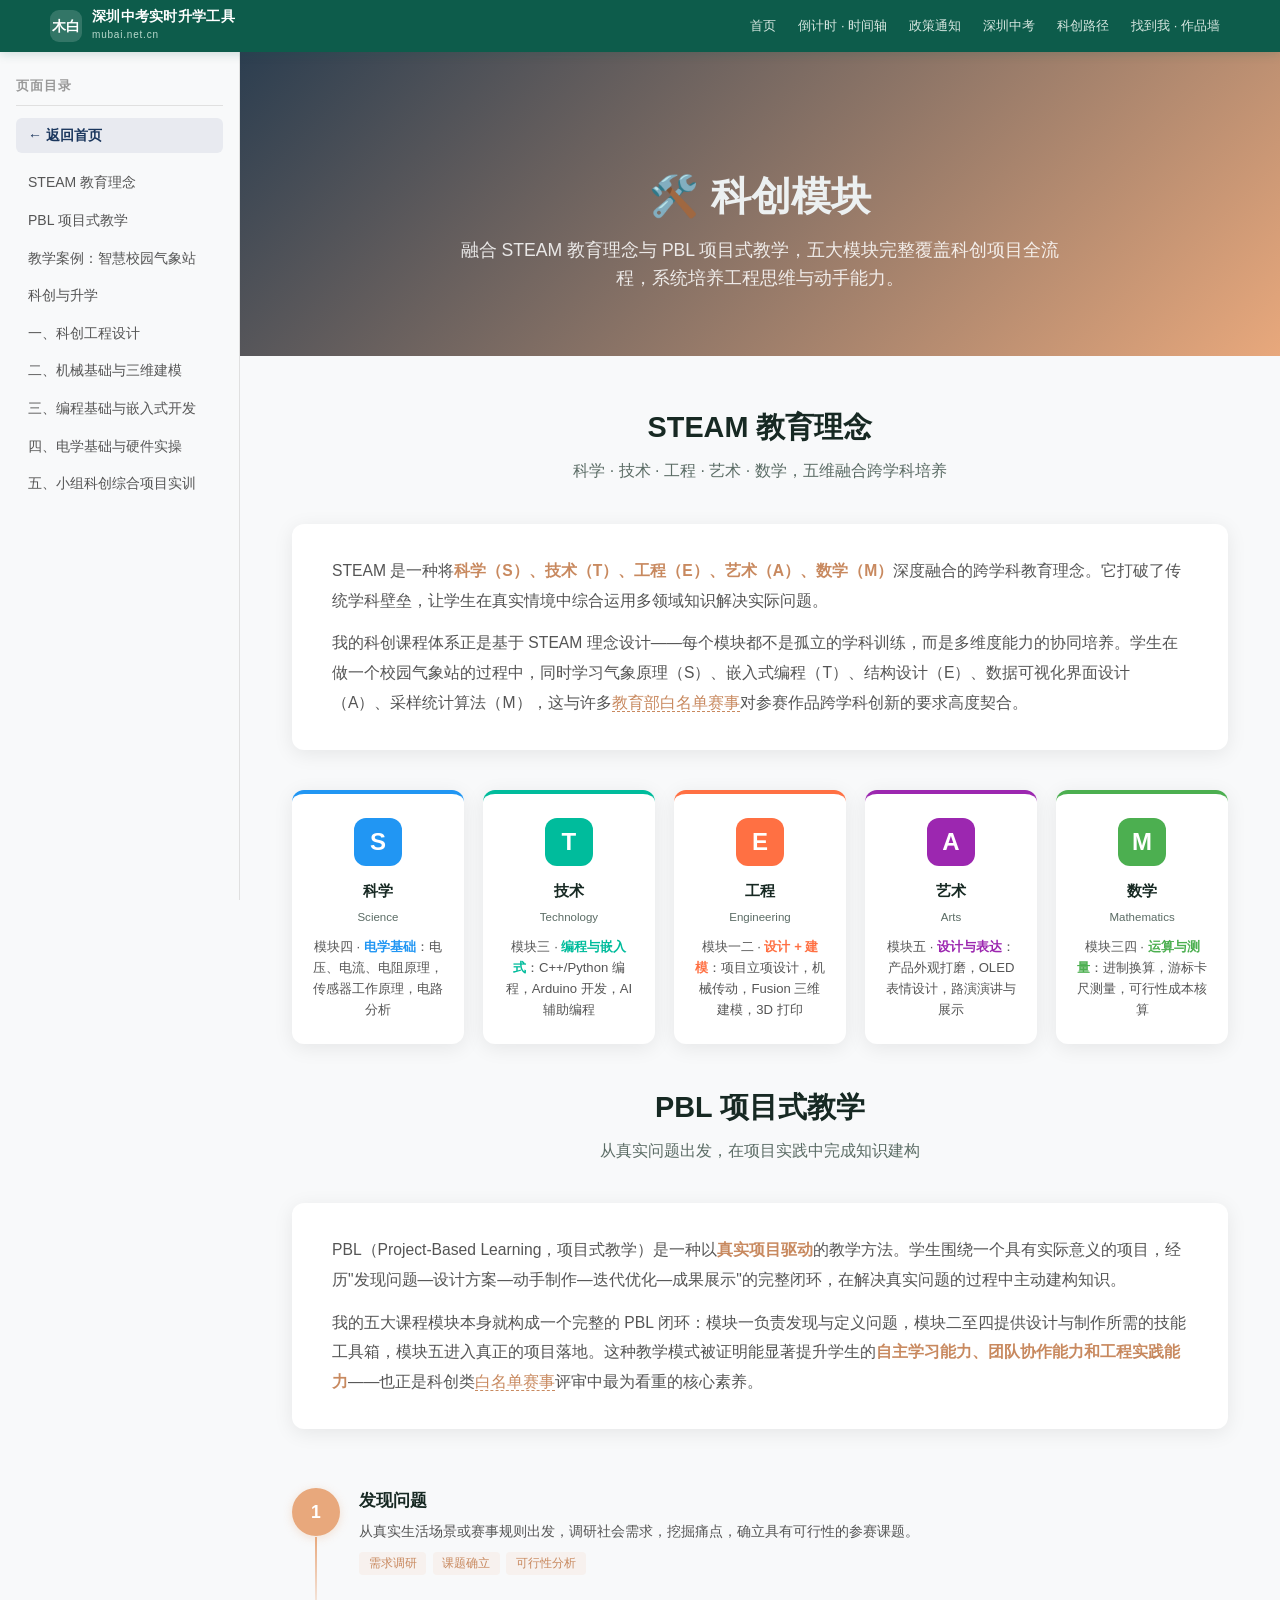
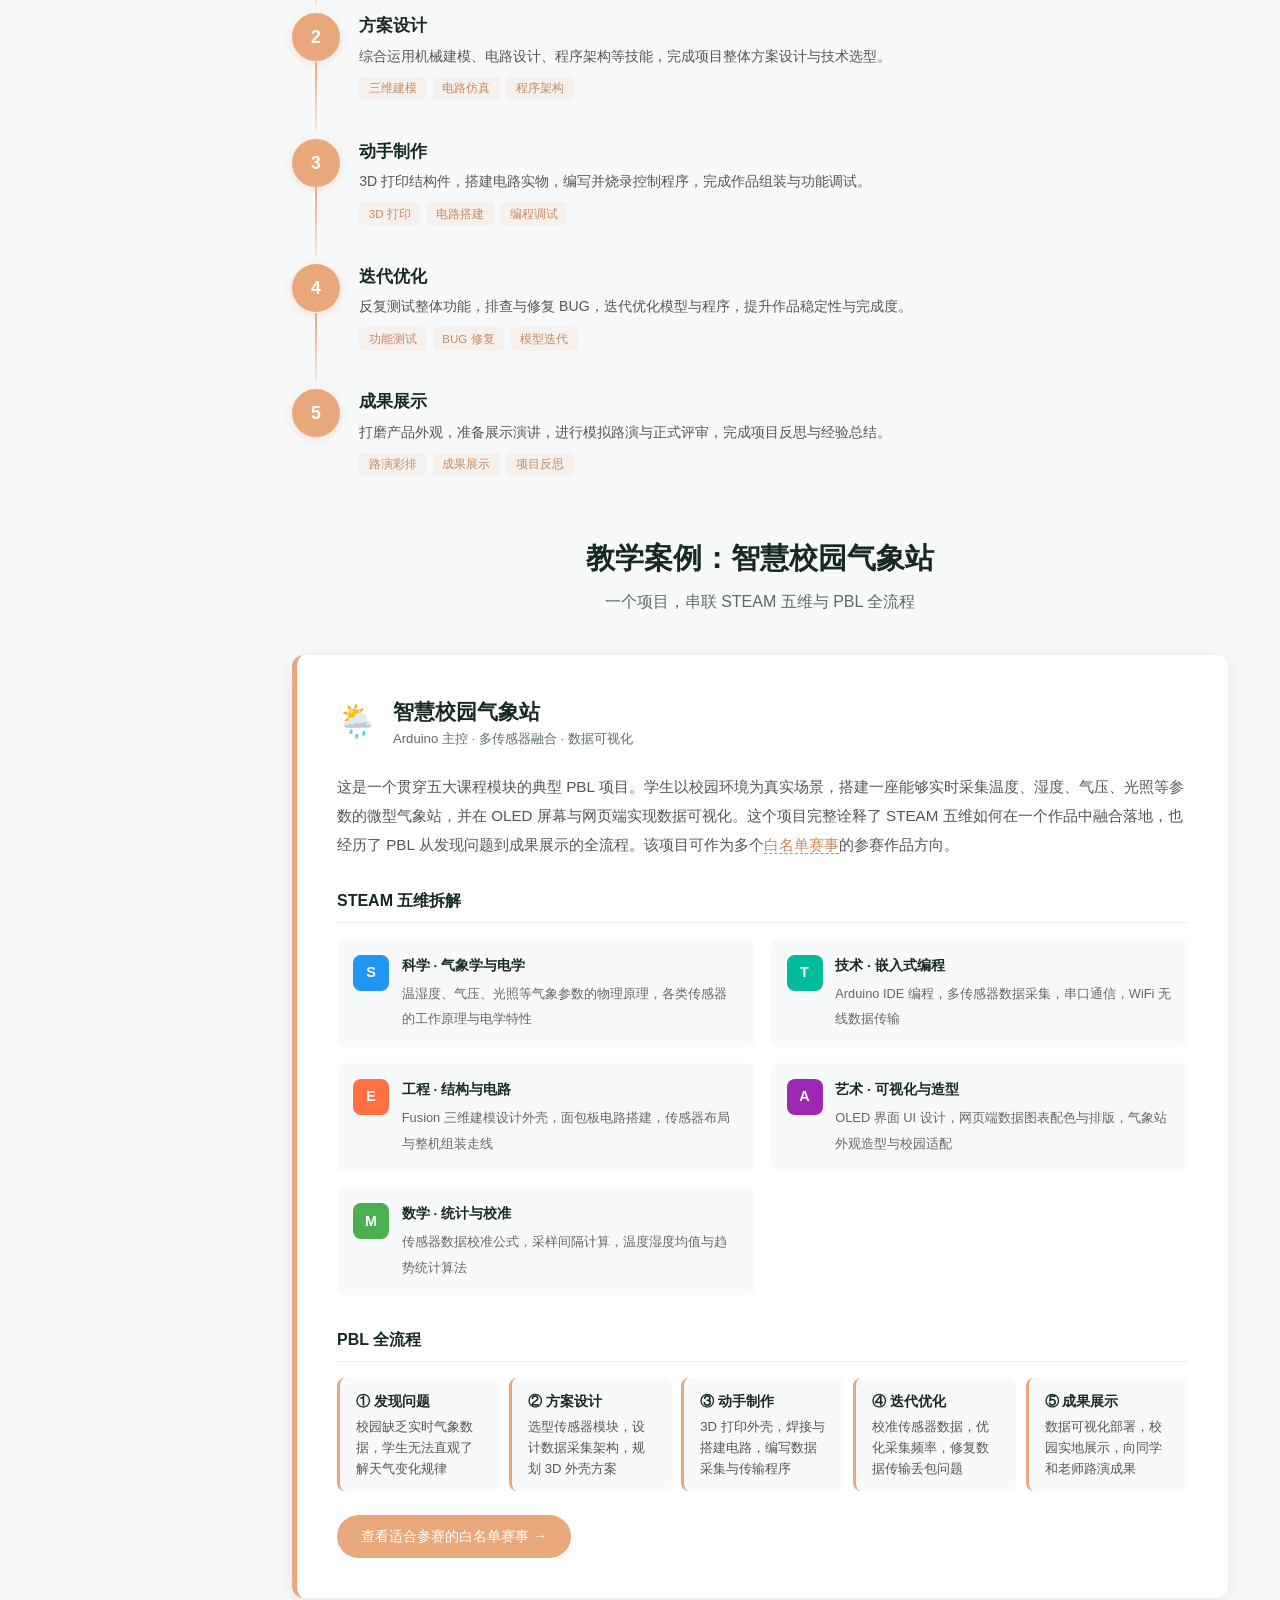
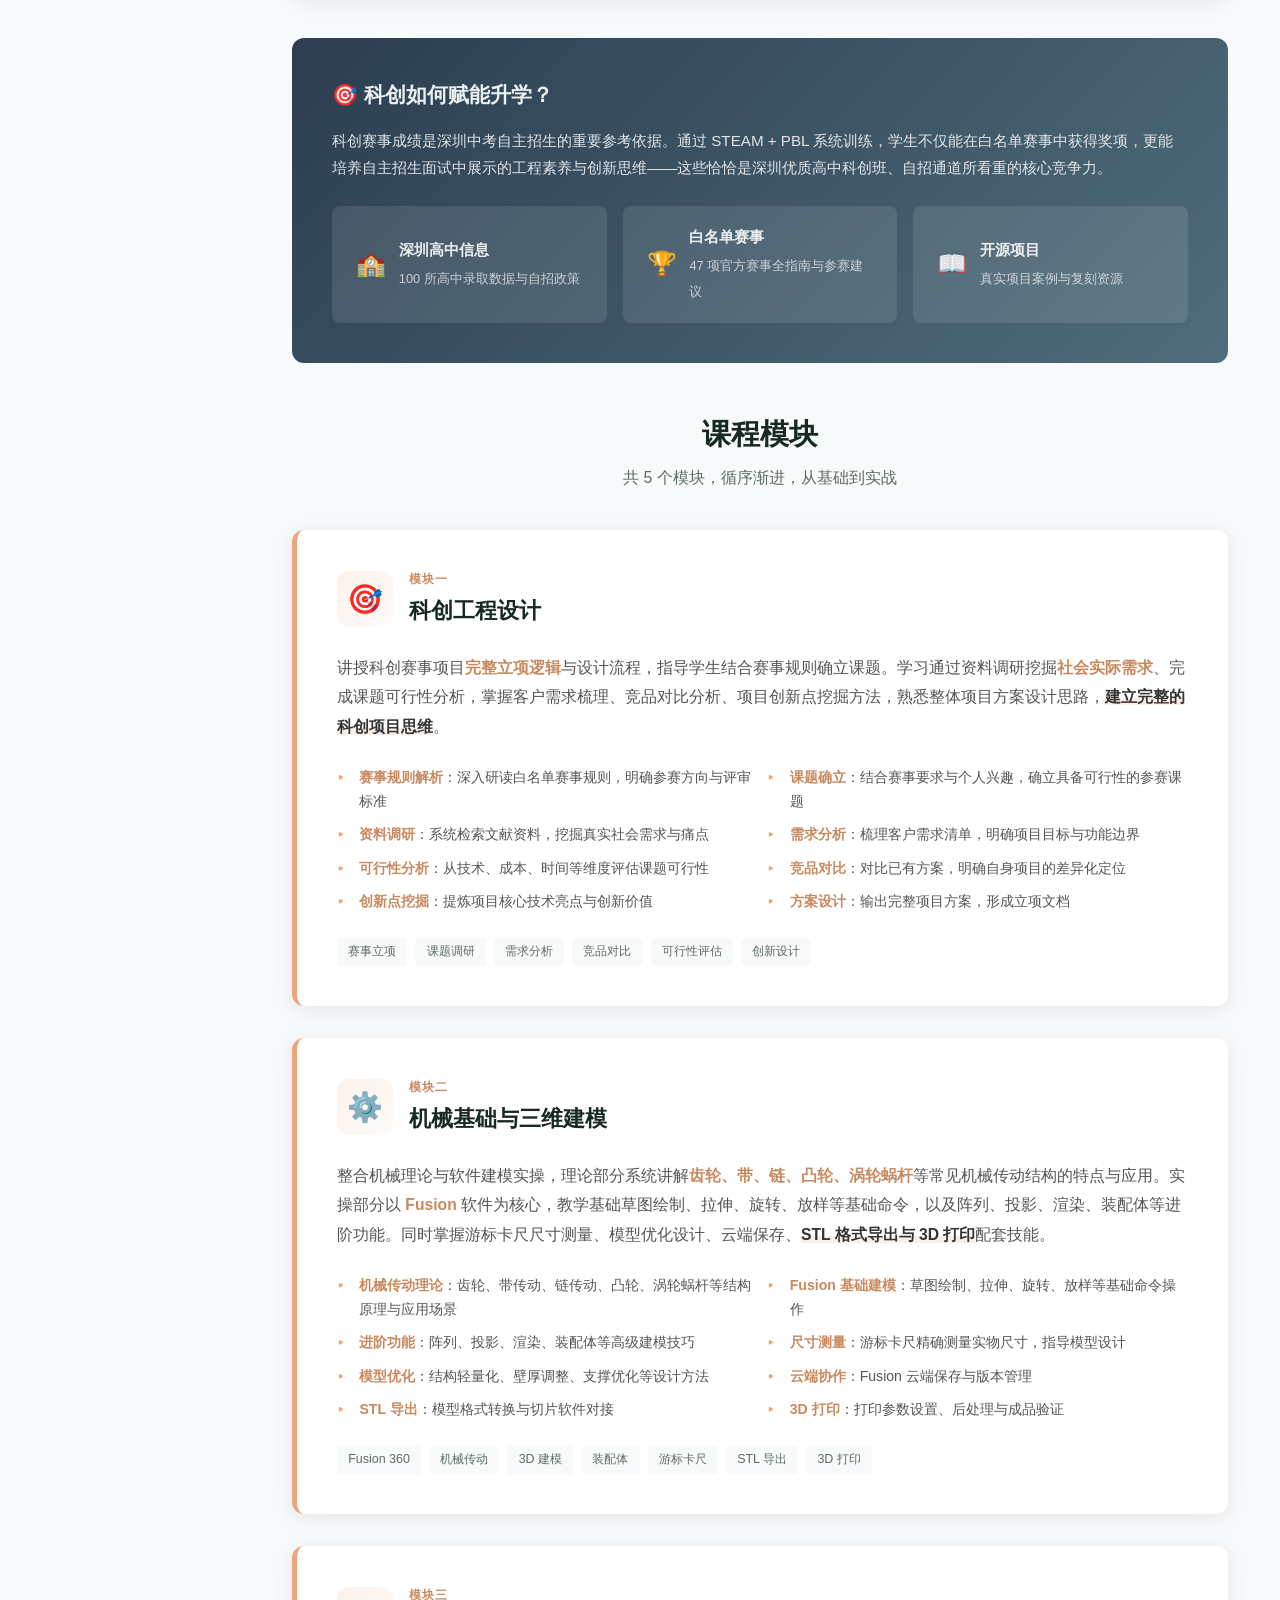
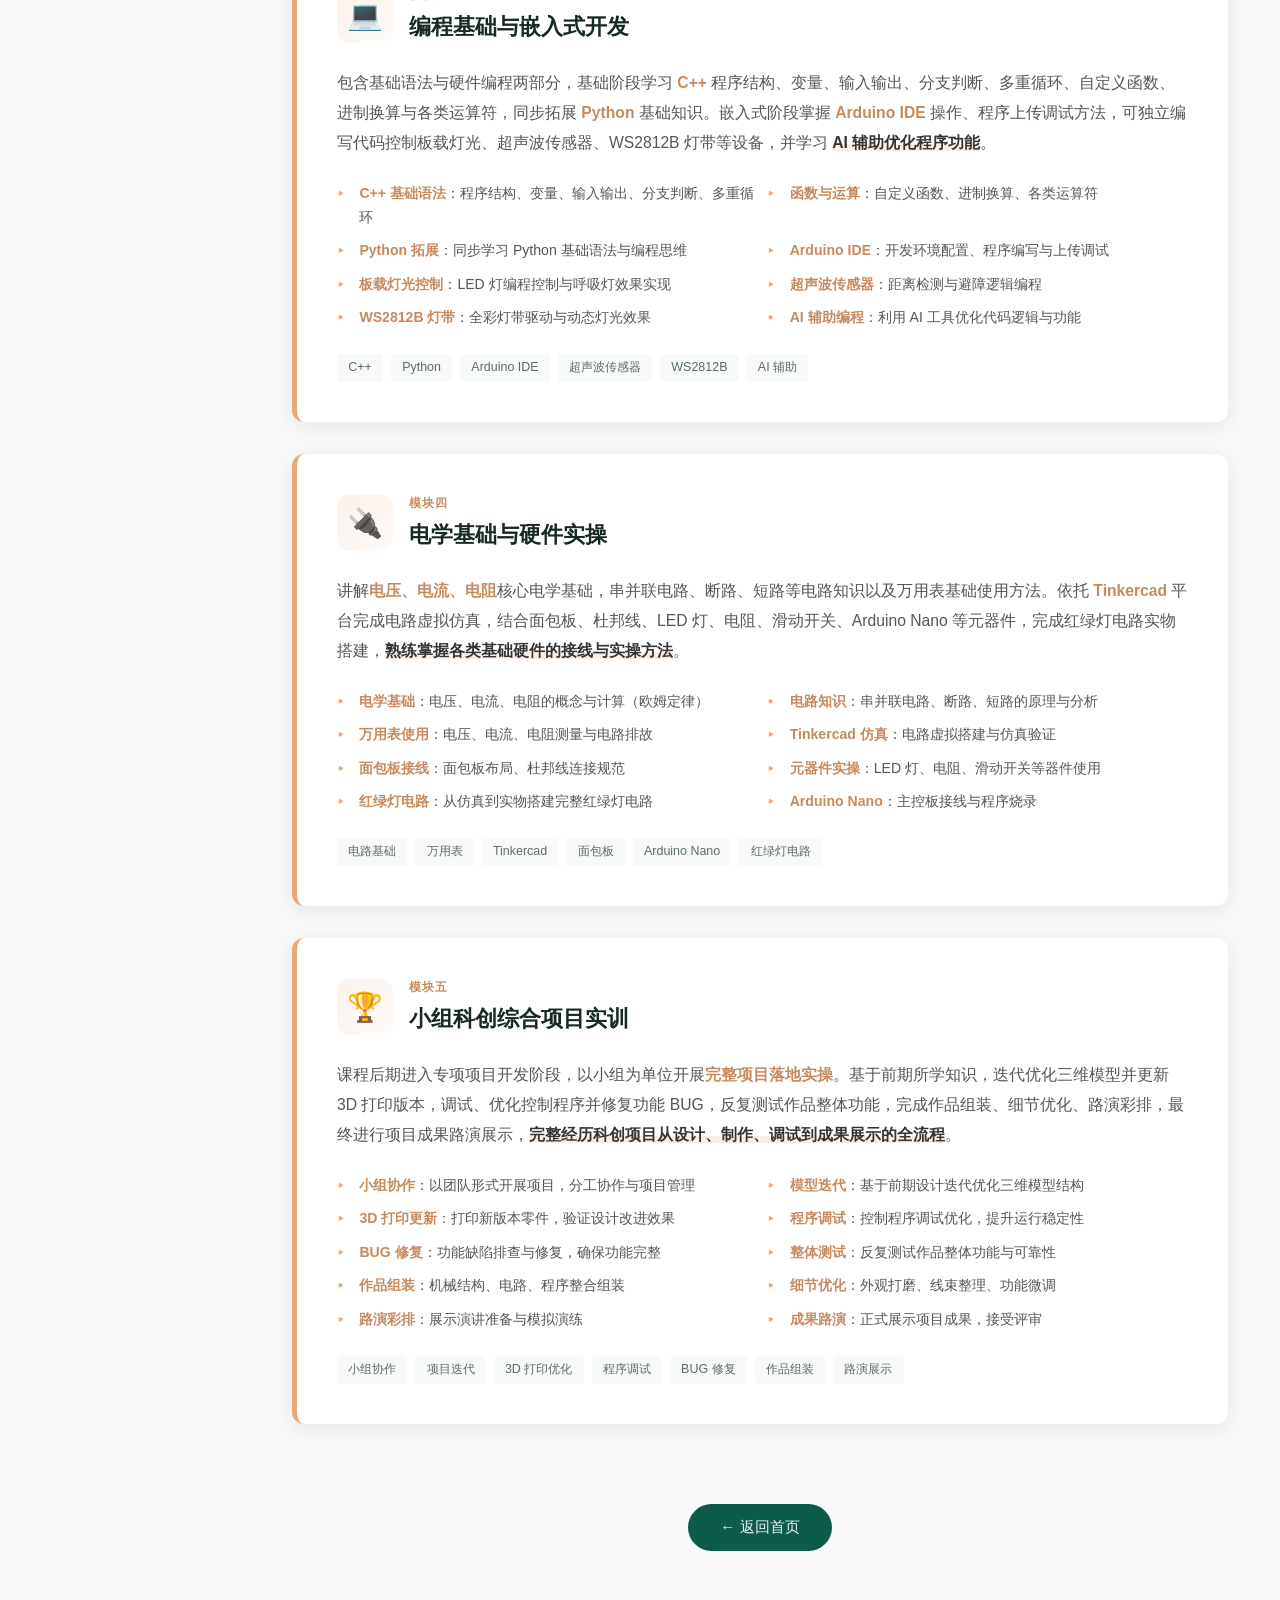
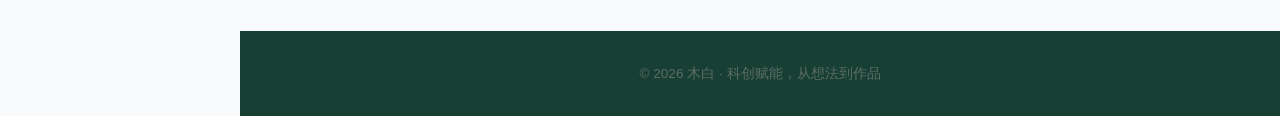
<file: tech-innovation/index.html>
<!DOCTYPE html>
<html lang="zh-CN"><head>
    <meta charset="UTF-8">
    <meta name="viewport" content="width=device-width, initial-scale=1.0">
    <meta name="description" content="木白的科创模块 - 融合 STEAM 教育理念与 PBL 项目式教学，涵盖科创工程设计、机械基础与三维建模、编程基础与嵌入式开发、电学基础与硬件实操、小组科创综合项目实训五大模块。">
    <meta property="og:title" content="科创模块 - 木白">
    <meta property="og:description" content="木白的科创模块 - 融合 STEAM 教育理念与 PBL 项目式教学，涵盖科创工程设计、机械基础与三维建模、编程基础与嵌入式开发、电学基础与硬件实操、小组科创综合项目实训五大模块。">
    <meta property="og:type" content="website">
    <meta property="og:url" content="https://mubai.net.cn/tech-innovation/">
    <meta property="og:image" content="https://mubai.net.cn/avatar.jpg">
    <meta name="twitter:card" content="summary_large_image">
    <meta name="twitter:title" content="科创模块 - 木白">
    <meta name="twitter:description" content="木白的科创模块 - 融合 STEAM 教育理念与 PBL 项目式教学，涵盖科创工程设计、机械基础与三维建模、编程基础与嵌入式开发、电学基础与硬件实操、小组科创综合项目实训五大模块。">
    <meta name="twitter:image" content="https://mubai.net.cn/avatar.jpg">
    <link rel="canonical" href="https://mubai.net.cn/tech-innovation/">
    <link rel="icon" href="../avatar.jpg" type="image/jpeg">
    <link rel="apple-touch-icon" href="../avatar.jpg">
    <title>科创模块 - 木白</title>
    <script type="application/ld+json">
    {"@context":"https://schema.org","@type":"BreadcrumbList","itemListElement":[{"@type":"ListItem","position":1,"name":"首页","item":"https://mubai.net.cn/"},{"@type":"ListItem","position":2,"name":"科创模块","item":"https://mubai.net.cn/tech-innovation/"}]}
    </script>
    <style>
        * {
            margin: 0;
            padding: 0;
            box-sizing: border-box;
        }

        :root {
            --primary: #4f6d7a;
            --primary-light: #7a9eab;
            --accent: #e8a87c;
            --accent-dark: #c8895f;
            --bg-dark: #2c3e50;
            --bg-light: #f8f9fa;
            --text-dark: #2c3e50;
            --text-light: #ecf0f1;
            --text-muted: #7f8c8d;
            --card-bg: #ffffff;
            --border-radius: 12px;
            --shadow: 0 4px 20px rgba(0, 0, 0, 0.08);
            --shadow-hover: 0 8px 30px rgba(0, 0, 0, 0.15);
            --transition: all 0.3s ease;
            --module-color: #E8A87C;
        }

        html { scroll-behavior: smooth; }

        body {
            font-family: -apple-system, BlinkMacSystemFont, "Segoe UI", "PingFang SC", "Hiragino Sans GB", "Microsoft YaHei", sans-serif;
            background: var(--bg-light);
            color: var(--text-dark);
            line-height: 1.6;
        }

        /* Hero */
        .page-hero {
            background: linear-gradient(135deg, #2c3e50 0%, #E8A87C 100%);
            color: var(--text-light);
            padding: 7rem 2rem 4rem;
            text-align: center;
        }

        .page-hero h1 {
            font-size: 2.5rem;
            font-weight: 700;
            margin-bottom: 0.5rem;
        }

        .page-hero p {
            font-size: 1.1rem;
            color: rgba(255, 255, 255, 0.85);
            max-width: 600px;
            margin: 0 auto;
        }

        /* 内容区 */
        .container {
            max-width: 1000px;
            margin: 0 auto;
            padding: 3rem 2rem;
        }

        .section-title {
            font-size: 1.8rem;
            font-weight: 700;
            color: var(--text-dark);
            text-align: center;
            margin-bottom: 0.5rem;
        }

        .section-subtitle {
            text-align: center;
            color: var(--text-muted);
            font-size: 1rem;
            margin-bottom: 2.5rem;
        }

        /* 模块卡片 */
        .modules-list {
            display: flex;
            flex-direction: column;
            gap: 2rem;
            margin-bottom: 3rem;
        }

        .module-card {
            background: var(--card-bg);
            border-radius: var(--border-radius);
            padding: 2.5rem;
            box-shadow: var(--shadow);
            transition: var(--transition);
            border-left: 5px solid var(--module-color);
        }

        .module-card:hover {
            transform: translateY(-3px);
            box-shadow: var(--shadow-hover);
        }

        .module-header {
            display: flex;
            align-items: center;
            gap: 1rem;
            margin-bottom: 1.5rem;
        }

        .module-icon {
            flex-shrink: 0;
            width: 56px;
            height: 56px;
            border-radius: 12px;
            display: flex;
            align-items: center;
            justify-content: center;
            font-size: 1.8rem;
            background: linear-gradient(135deg, rgba(232, 168, 124, 0.15), rgba(232, 168, 124, 0.05));
        }

        .module-number {
            font-size: 0.75rem;
            font-weight: 600;
            color: var(--accent-dark);
            text-transform: uppercase;
            letter-spacing: 1px;
            margin-bottom: 0.2rem;
        }

        .module-card h3 {
            font-size: 1.4rem;
            font-weight: 700;
            color: var(--text-dark);
        }

        .module-desc {
            font-size: 0.98rem;
            color: #555;
            line-height: 1.9;
            margin-bottom: 1.5rem;
        }

        .module-desc .hl {
            color: var(--accent-dark);
            font-weight: 600;
        }

        .module-desc .hl-bg {
            background: linear-gradient(180deg, transparent 60%, rgba(232, 168, 124, 0.2) 60%);
            font-weight: 600;
            color: #333;
        }

        .features-list {
            list-style: none;
            padding: 0;
            margin: 0 0 1.5rem 0;
            display: grid;
            grid-template-columns: repeat(auto-fit, minmax(280px, 1fr));
            gap: 0.6rem;
        }

        .features-list li {
            font-size: 0.88rem;
            color: #555;
            padding-left: 1.4rem;
            position: relative;
            line-height: 1.7;
        }

        .features-list li::before {
            content: '▸';
            position: absolute;
            left: 0;
            color: var(--module-color);
            font-weight: 700;
        }

        .features-list li strong {
            color: var(--accent-dark);
            font-weight: 600;
        }

        .tech-stack {
            display: flex;
            flex-wrap: wrap;
            gap: 0.5rem;
        }

        .tech-stack span {
            background: var(--bg-light);
            color: var(--text-muted);
            font-size: 0.78rem;
            padding: 0.25rem 0.7rem;
            border-radius: 4px;
            font-weight: 500;
        }

        /* 返回按钮 */
        .back-section {
            text-align: center;
            padding: 2rem 0;
        }

        .back-link {
            display: inline-block;
            padding: 0.7rem 2rem;
            background: var(--primary);
            color: var(--text-light);
            text-decoration: none;
            border-radius: 50px;
            font-size: 0.95rem;
            font-weight: 500;
            transition: var(--transition);
        }

        .back-link:hover {
            background: var(--primary-light);
            transform: translateY(-2px);
        }

        /* 页脚 */
        footer {
            background: var(--bg-dark);
            color: var(--text-light);
            text-align: center;
            padding: 2rem;
        }

        footer p { font-size: 0.85rem; color: var(--text-muted); }

        /* 响应式 */
        @media (max-width: 768px) {
            .page-hero { padding: 6rem 1.5rem 3rem; }
            .page-hero h1 { font-size: 1.8rem; }
            .container { padding: 2rem 1rem; }
            .module-card { padding: 1.8rem; }
            .module-header { flex-direction: column; align-items: flex-start; gap: 0.5rem; }
            .features-list { grid-template-columns: 1fr; }
        }

        /* ========== 左侧目录导航 ========== */
        .page-toc {
            display: block;
            position: fixed;
            left: 0;
            top: 0;
            width: 240px;
            height: 100vh;
            background: #f8f9fa;
            border-right: 1px solid #e0e0e0;
            overflow-y: auto;
            padding: 20px 16px;
            z-index: 200;
            transition: transform 0.3s ease;
            box-sizing: border-box;
        }
        .page-toc .toc-header {
            font-size: 13px;
            color: #999;
            text-transform: uppercase;
            letter-spacing: 1px;
            margin-bottom: 12px;
            padding-bottom: 8px;
            border-bottom: 1px solid #e0e0e0;
            font-weight: 600;
        }
        .page-toc ul {
            display: block;
            list-style: none;
            padding: 0;
            margin: 0;
        }
        .page-toc li {
            margin-bottom: 2px;
        }
        .page-toc a {
            display: block;
            padding: 8px 12px;
            color: #555;
            text-decoration: none;
            font-size: 14px;
            border-radius: 6px;
            transition: all 0.2s;
            line-height: 1.4;
        }
        .page-toc a:hover {
            background: #e8eaf0;
            color: #1a365d;
        }
        .page-toc a.active {
            background: #1a365d;
            color: #fff;
        }
        .toc-toggle {
            display: none;
            position: fixed;
            left: 16px;
            bottom: 80px;
            z-index: 201;
            width: 44px;
            height: 44px;
            border-radius: 50%;
            background: #1a365d;
            color: #fff;
            border: none;
            cursor: pointer;
            box-shadow: 0 2px 8px rgba(0,0,0,0.2);
            font-size: 20px;
            align-items: center;
            justify-content: center;
        }
        .toc-overlay {
            display: none;
            position: fixed;
            inset: 0;
            background: rgba(0,0,0,0.4);
            z-index: 199;
        }
        @media (min-width: 1025px) {
            body.toc-enabled {
                padding-left: 240px;
            }
        }
        @media (max-width: 1024px) {
            .page-toc {
                transform: translateX(-100%);
                box-shadow: 2px 0 20px rgba(0,0,0,0.15);
            }
            .page-toc.open {
                transform: translateX(0);
            }
            .toc-toggle {
                display: flex;
            }
            .toc-overlay.show {
                display: block;
            }
        }

        .page-toc .toc-home {
            display: block;
            padding: 8px 12px;
            margin-bottom: 12px;
            color: #1a365d;
            text-decoration: none;
            font-size: 14px;
            font-weight: 600;
            border-radius: 6px;
            background: #e8eaf0;
            transition: all 0.2s;
        }
        .page-toc .toc-home:hover {
            background: #1a365d;
            color: #fff;
        }

        @media (min-width: 1025px) {
            .page-toc {
                padding-top: 24px;
            }
        }

        /* ========== STEAM 教育理念 ========== */
        .steam-intro {
            background: var(--card-bg);
            border-radius: var(--border-radius);
            padding: 2rem 2.5rem;
            box-shadow: var(--shadow);
            margin-bottom: 2.5rem;
            line-height: 1.9;
            color: #555;
            font-size: 0.98rem;
        }
        .steam-intro p { margin-bottom: 0.8rem; }
        .steam-intro p:last-child { margin-bottom: 0; }
        .steam-intro .hl { color: var(--accent-dark); font-weight: 600; }
        .steam-intro a { color: var(--accent-dark); text-decoration: none; font-weight: 500; border-bottom: 1px dashed var(--accent-dark); }
        .steam-intro a:hover { opacity: 0.7; }

        .steam-grid {
            display: grid;
            grid-template-columns: repeat(auto-fit, minmax(170px, 1fr));
            gap: 1.2rem;
            margin-bottom: 2.5rem;
        }
        .steam-card {
            background: var(--card-bg);
            border-radius: var(--border-radius);
            padding: 1.5rem 1.2rem;
            box-shadow: var(--shadow);
            transition: var(--transition);
            text-align: center;
            border-top: 4px solid var(--card-color, var(--module-color));
        }
        .steam-card:hover { transform: translateY(-5px); box-shadow: var(--shadow-hover); }
        .steam-card .steam-letter {
            display: inline-flex;
            align-items: center;
            justify-content: center;
            width: 48px; height: 48px;
            border-radius: 12px;
            font-size: 1.5rem; font-weight: 700;
            color: #fff;
            background: var(--card-color, var(--module-color));
            margin-bottom: 0.8rem;
        }
        .steam-card .steam-name { font-size: 0.95rem; font-weight: 700; color: var(--text-dark); margin-bottom: 0.3rem; }
        .steam-card .steam-en { font-size: 0.72rem; color: var(--text-muted); margin-bottom: 0.6rem; }
        .steam-card .steam-map { font-size: 0.82rem; color: #555; line-height: 1.6; }
        .steam-card .steam-map strong { color: var(--card-color, var(--accent-dark)); }

        /* ========== PBL 项目式教学 ========== */
        .pbl-intro {
            background: var(--card-bg);
            border-radius: var(--border-radius);
            padding: 2rem 2.5rem;
            box-shadow: var(--shadow);
            margin-bottom: 2.5rem;
            line-height: 1.9;
            color: #555;
            font-size: 0.98rem;
        }
        .pbl-intro p { margin-bottom: 0.8rem; }
        .pbl-intro p:last-child { margin-bottom: 0; }
        .pbl-intro .hl { color: var(--accent-dark); font-weight: 600; }
        .pbl-intro a { color: var(--accent-dark); text-decoration: none; font-weight: 500; border-bottom: 1px dashed var(--accent-dark); }
        .pbl-intro a:hover { opacity: 0.7; }

        .pbl-flow {
            display: flex;
            flex-direction: column;
            gap: 0;
            margin-bottom: 2.5rem;
        }
        .pbl-step {
            display: flex;
            align-items: flex-start;
            gap: 1.2rem;
            position: relative;
            padding: 1.2rem 0;
        }
        .pbl-step:not(:last-child)::after {
            content: '';
            position: absolute;
            left: 23px;
            top: 68px;
            bottom: -12px;
            width: 2px;
            background: linear-gradient(180deg, var(--module-color), rgba(232,168,124,0.2));
        }
        .pbl-step-num {
            flex-shrink: 0;
            width: 48px; height: 48px;
            border-radius: 50%;
            display: flex; align-items: center; justify-content: center;
            font-size: 1.1rem; font-weight: 700; color: #fff;
            background: var(--module-color);
            box-shadow: 0 2px 10px rgba(232,168,124,0.3);
        }
        .pbl-step-body { flex: 1; }
        .pbl-step-body h4 { font-size: 1.05rem; font-weight: 700; color: var(--text-dark); margin-bottom: 0.3rem; }
        .pbl-step-body p { font-size: 0.88rem; color: #555; line-height: 1.7; }
        .pbl-step-body .pbl-tags { display: flex; flex-wrap: wrap; gap: 0.4rem; margin-top: 0.5rem; }
        .pbl-step-body .pbl-tags span {
            background: rgba(232,168,124,0.1);
            color: var(--accent-dark);
            font-size: 0.72rem; font-weight: 500;
            padding: 0.15rem 0.6rem; border-radius: 4px;
        }

        /* ========== 项目案例 ========== */
        .case-card {
            background: var(--card-bg);
            border-radius: var(--border-radius);
            padding: 2.5rem;
            box-shadow: var(--shadow);
            margin-bottom: 2.5rem;
            border-left: 5px solid var(--module-color);
        }
        .case-header { display: flex; align-items: center; gap: 1rem; margin-bottom: 1.5rem; }
        .case-header .case-icon { font-size: 2rem; }
        .case-header h3 { font-size: 1.3rem; font-weight: 700; color: var(--text-dark); }
        .case-header .case-sub { font-size: 0.82rem; color: var(--text-muted); }
        .case-desc { font-size: 0.95rem; color: #555; line-height: 1.9; margin-bottom: 1.8rem; }
        .case-desc .hl { color: var(--accent-dark); font-weight: 600; }
        .case-desc a { color: var(--accent-dark); text-decoration: none; font-weight: 500; border-bottom: 1px dashed var(--accent-dark); }
        .case-desc a:hover { opacity: 0.7; }

        .case-steam-title { font-size: 1rem; font-weight: 700; color: var(--text-dark); margin-bottom: 1rem; padding-bottom: 0.5rem; border-bottom: 1px solid #eee; }
        .case-steam-grid { display: grid; grid-template-columns: repeat(auto-fit, minmax(280px, 1fr)); gap: 1rem; margin-bottom: 2rem; }
        .case-steam-item {
            display: flex; align-items: flex-start; gap: 0.8rem;
            padding: 1rem;
            background: var(--bg-light);
            border-radius: 8px;
            transition: var(--transition);
        }
        .case-steam-item:hover { box-shadow: var(--shadow); }
        .case-steam-item .csi-letter {
            flex-shrink: 0; width: 36px; height: 36px; border-radius: 8px;
            display: flex; align-items: center; justify-content: center;
            font-size: 0.9rem; font-weight: 700; color: #fff;
        }
        .case-steam-item .csi-body { flex: 1; }
        .case-steam-item .csi-body strong { font-size: 0.85rem; color: var(--text-dark); display: block; margin-bottom: 0.2rem; }
        .case-steam-item .csi-body span { font-size: 0.8rem; color: #666; line-height: 1.6; }

        .case-pbl-title { font-size: 1rem; font-weight: 700; color: var(--text-dark); margin-bottom: 1rem; padding-bottom: 0.5rem; border-bottom: 1px solid #eee; }
        .case-pbl-flow { display: flex; flex-wrap: wrap; gap: 0.6rem; margin-bottom: 1.5rem; }
        .case-pbl-step {
            flex: 1; min-width: 140px;
            padding: 0.8rem 1rem;
            background: var(--bg-light);
            border-radius: 8px;
            border-left: 3px solid var(--module-color);
            font-size: 0.82rem;
            color: #555;
            line-height: 1.6;
        }
        .case-pbl-step strong { display: block; color: var(--text-dark); font-size: 0.85rem; margin-bottom: 0.2rem; }

        .case-link {
            display: inline-flex; align-items: center; gap: 0.4rem;
            padding: 0.6rem 1.5rem;
            background: var(--module-color);
            color: #fff; text-decoration: none;
            border-radius: 50px; font-size: 0.9rem; font-weight: 500;
            transition: var(--transition);
        }
        .case-link:hover { transform: translateY(-2px); box-shadow: 0 4px 15px rgba(232,168,124,0.4); }

        /* ========== 科创价值与升学链接 ========== */
        .value-section {
            background: linear-gradient(135deg, #2c3e50 0%, #4f6d7a 100%);
            border-radius: var(--border-radius);
            padding: 2.5rem;
            color: var(--text-light);
            margin-bottom: 3rem;
        }
        .value-section h3 { font-size: 1.3rem; font-weight: 700; margin-bottom: 1rem; }
        .value-section p { font-size: 0.95rem; color: rgba(255,255,255,0.85); line-height: 1.8; margin-bottom: 1.5rem; }
        .value-links { display: grid; grid-template-columns: repeat(auto-fit, minmax(240px, 1fr)); gap: 1rem; }
        .value-link-card {
            background: rgba(255,255,255,0.1);
            border-radius: 8px;
            padding: 1.2rem 1.5rem;
            text-decoration: none;
            color: var(--text-light);
            transition: var(--transition);
            display: flex; align-items: center; gap: 0.8rem;
        }
        .value-link-card:hover { background: rgba(255,255,255,0.2); transform: translateY(-3px); }
        .value-link-card .vlc-icon { font-size: 1.5rem; }
        .value-link-card .vlc-text strong { display: block; font-size: 0.95rem; margin-bottom: 0.2rem; }
        .value-link-card .vlc-text span { font-size: 0.8rem; color: rgba(255,255,255,0.7); }

        @media (max-width: 768px) {
            .steam-grid { grid-template-columns: repeat(2, 1fr); }
            .case-steam-grid { grid-template-columns: 1fr; }
            .case-pbl-flow { flex-direction: column; }
            .value-links { grid-template-columns: 1fr; }
            .steam-intro, .pbl-intro { padding: 1.5rem; }
            .case-card { padding: 1.5rem; }
            .value-section { padding: 1.5rem; }
        }

        /* ========== 微信弹窗 ========== */
        .wechat-modal {
            display: none;
            position: fixed;
            top: 0;
            left: 0;
            width: 100%;
            height: 100%;
            background: rgba(0, 0, 0, 0.6);
            z-index: 2000;
            justify-content: center;
            align-items: center;
        }
        .wechat-modal.show {
            display: flex;
        }
        .wechat-modal-content {
            background: var(--card-bg);
            border-radius: var(--border-radius);
            padding: 2.5rem;
            text-align: center;
            box-shadow: var(--shadow-hover);
            max-width: 340px;
            position: relative;
        }
        .wechat-modal-content img {
            width: 220px;
            height: auto;
            border-radius: 8px;
            margin-bottom: 1rem;
        }
        .wechat-modal-content h3 {
            font-size: 1.1rem;
            margin-bottom: 0.5rem;
            color: var(--text-dark);
        }
        .wechat-modal-content p {
            font-size: 0.9rem;
            color: var(--text-muted);
        }
        .wechat-modal-close {
            position: absolute;
            top: 0.8rem;
            right: 1.2rem;
            font-size: 1.5rem;
            color: var(--text-muted);
            cursor: pointer;
            border: none;
            background: none;
            line-height: 1;
        }
        .wechat-modal-close:hover {
            color: var(--text-dark);
        }
    </style>
<link rel="stylesheet" href="../assets/css/site.css">
</head>
<body class="toc-enabled">
<header class="mb-sitebar"><div class="mb-inner"><a class="mb-brand" href="../index.html"><span class="mb-logo">木白</span><span class="mb-bt"><strong>深圳中考实时升学工具</strong><small>mubai.net.cn</small></span></a><nav class="mb-nav" aria-label="主导航"><a href="../index.html">首页</a><a href="../index.html#timeline">倒计时 · 时间轴</a><a href="../index.html#policy">政策通知</a><a href="../index.html#zhongkao">深圳中考</a><a href="../index.html#tech">科创路径</a><a href="../index.html#findme">找到我 · 作品墙</a></nav></div></header>

    <!-- 左侧目录 -->
    <nav class="page-toc">
        <div class="toc-header">页面目录</div>
        <a class="toc-home" href="../index.html">← 返回首页</a>
        <ul>
            <li><a href="#steam-section">STEAM 教育理念</a></li>
            <li><a href="#pbl-section">PBL 项目式教学</a></li>
            <li><a href="#project-case">教学案例：智慧校园气象站</a></li>
            <li><a href="#value-section">科创与升学</a></li>
            <li><a href="#module-1">一、科创工程设计</a></li>
            <li><a href="#module-2">二、机械基础与三维建模</a></li>
            <li><a href="#module-3">三、编程基础与嵌入式开发</a></li>
            <li><a href="#module-4">四、电学基础与硬件实操</a></li>
            <li><a href="#module-5">五、小组科创综合项目实训</a></li>
        </ul>
    </nav>
    <button class="toc-toggle" aria-label="目录">☰</button>
    <div class="toc-overlay"></div>

<!-- Hero -->
    <header class="page-hero">
        <h1>🛠️ 科创模块</h1>
        <p>融合 STEAM 教育理念与 PBL 项目式教学，五大模块完整覆盖科创项目全流程，系统培养工程思维与动手能力。</p>
    </header>

    <!-- 模块列表 -->
    <div class="container">

        <!-- ========== STEAM 教育理念 ========== -->
        <section id="steam-section">
            <h2 class="section-title">STEAM 教育理念</h2>
            <p class="section-subtitle">科学 · 技术 · 工程 · 艺术 · 数学，五维融合跨学科培养</p>

            <div class="steam-intro">
                <p>STEAM 是一种将<span class="hl">科学（S）、技术（T）、工程（E）、艺术（A）、数学（M）</span>深度融合的跨学科教育理念。它打破了传统学科壁垒，让学生在真实情境中综合运用多领域知识解决实际问题。</p>
                <p>我的科创课程体系正是基于 STEAM 理念设计——每个模块都不是孤立的学科训练，而是多维度能力的协同培养。学生在做一个校园气象站的过程中，同时学习气象原理（S）、嵌入式编程（T）、结构设计（E）、数据可视化界面设计（A）、采样统计算法（M），这与许多<a href="../whitelist-competitions/whitelist-competitions.html">教育部白名单赛事</a>对参赛作品跨学科创新的要求高度契合。</p>
            </div>

            <div class="steam-grid">
                <div class="steam-card" style="--card-color:#2196F3;">
                    <div class="steam-letter">S</div>
                    <div class="steam-name">科学</div>
                    <div class="steam-en">Science</div>
                    <div class="steam-map">模块四 · <strong>电学基础</strong>：电压、电流、电阻原理，传感器工作原理，电路分析</div>
                </div>
                <div class="steam-card" style="--card-color:#00BC9C;">
                    <div class="steam-letter">T</div>
                    <div class="steam-name">技术</div>
                    <div class="steam-en">Technology</div>
                    <div class="steam-map">模块三 · <strong>编程与嵌入式</strong>：C++/Python 编程，Arduino 开发，AI 辅助编程</div>
                </div>
                <div class="steam-card" style="--card-color:#FF7043;">
                    <div class="steam-letter">E</div>
                    <div class="steam-name">工程</div>
                    <div class="steam-en">Engineering</div>
                    <div class="steam-map">模块一二 · <strong>设计 + 建模</strong>：项目立项设计，机械传动，Fusion 三维建模，3D 打印</div>
                </div>
                <div class="steam-card" style="--card-color:#9C27B0;">
                    <div class="steam-letter">A</div>
                    <div class="steam-name">艺术</div>
                    <div class="steam-en">Arts</div>
                    <div class="steam-map">模块五 · <strong>设计与表达</strong>：产品外观打磨，OLED 表情设计，路演演讲与展示</div>
                </div>
                <div class="steam-card" style="--card-color:#4CAF50;">
                    <div class="steam-letter">M</div>
                    <div class="steam-name">数学</div>
                    <div class="steam-en">Mathematics</div>
                    <div class="steam-map">模块三四 · <strong>运算与测量</strong>：进制换算，游标卡尺测量，可行性成本核算</div>
                </div>
            </div>
        </section>

        <!-- ========== PBL 项目式教学 ========== -->
        <section id="pbl-section">
            <h2 class="section-title">PBL 项目式教学</h2>
            <p class="section-subtitle">从真实问题出发，在项目实践中完成知识建构</p>

            <div class="pbl-intro">
                <p>PBL（Project-Based Learning，项目式教学）是一种以<span class="hl">真实项目驱动</span>的教学方法。学生围绕一个具有实际意义的项目，经历"发现问题—设计方案—动手制作—迭代优化—成果展示"的完整闭环，在解决真实问题的过程中主动建构知识。</p>
                <p>我的五大课程模块本身就构成一个完整的 PBL 闭环：模块一负责发现与定义问题，模块二至四提供设计与制作所需的技能工具箱，模块五进入真正的项目落地。这种教学模式被证明能显著提升学生的<span class="hl">自主学习能力、团队协作能力和工程实践能力</span>——也正是科创类<a href="../whitelist-competitions/whitelist-competitions.html">白名单赛事</a>评审中最为看重的核心素养。</p>
            </div>

            <div class="pbl-flow">
                <div class="pbl-step">
                    <div class="pbl-step-num">1</div>
                    <div class="pbl-step-body">
                        <h4>发现问题</h4>
                        <p>从真实生活场景或赛事规则出发，调研社会需求，挖掘痛点，确立具有可行性的参赛课题。</p>
                        <div class="pbl-tags"><span>需求调研</span><span>课题确立</span><span>可行性分析</span></div>
                    </div>
                </div>
                <div class="pbl-step">
                    <div class="pbl-step-num">2</div>
                    <div class="pbl-step-body">
                        <h4>方案设计</h4>
                        <p>综合运用机械建模、电路设计、程序架构等技能，完成项目整体方案设计与技术选型。</p>
                        <div class="pbl-tags"><span>三维建模</span><span>电路仿真</span><span>程序架构</span></div>
                    </div>
                </div>
                <div class="pbl-step">
                    <div class="pbl-step-num">3</div>
                    <div class="pbl-step-body">
                        <h4>动手制作</h4>
                        <p>3D 打印结构件，搭建电路实物，编写并烧录控制程序，完成作品组装与功能调试。</p>
                        <div class="pbl-tags"><span>3D 打印</span><span>电路搭建</span><span>编程调试</span></div>
                    </div>
                </div>
                <div class="pbl-step">
                    <div class="pbl-step-num">4</div>
                    <div class="pbl-step-body">
                        <h4>迭代优化</h4>
                        <p>反复测试整体功能，排查与修复 BUG，迭代优化模型与程序，提升作品稳定性与完成度。</p>
                        <div class="pbl-tags"><span>功能测试</span><span>BUG 修复</span><span>模型迭代</span></div>
                    </div>
                </div>
                <div class="pbl-step">
                    <div class="pbl-step-num">5</div>
                    <div class="pbl-step-body">
                        <h4>成果展示</h4>
                        <p>打磨产品外观，准备展示演讲，进行模拟路演与正式评审，完成项目反思与经验总结。</p>
                        <div class="pbl-tags"><span>路演彩排</span><span>成果展示</span><span>项目反思</span></div>
                    </div>
                </div>
            </div>
        </section>

        <!-- ========== 教学案例：智慧校园气象站 ========== -->
        <section id="project-case">
            <h2 class="section-title">教学案例：智慧校园气象站</h2>
            <p class="section-subtitle">一个项目，串联 STEAM 五维与 PBL 全流程</p>

            <div class="case-card">
                <div class="case-header">
                    <div class="case-icon">🌦️</div>
                    <div>
                        <h3>智慧校园气象站</h3>
                        <div class="case-sub">Arduino 主控 · 多传感器融合 · 数据可视化</div>
                    </div>
                </div>

                <p class="case-desc">
                    这是一个贯穿五大课程模块的典型 PBL 项目。学生以校园环境为真实场景，搭建一座能够实时采集温度、湿度、气压、光照等参数的微型气象站，并在 OLED 屏幕与网页端实现数据可视化。这个项目完整诠释了 STEAM 五维如何在一个作品中融合落地，也经历了 PBL 从发现问题到成果展示的全流程。该项目可作为多个<a href="../whitelist-competitions/whitelist-competitions.html">白名单赛事</a>的参赛作品方向。
                </p>

                <div class="case-steam-title">STEAM 五维拆解</div>
                <div class="case-steam-grid">
                    <div class="case-steam-item">
                        <div class="csi-letter" style="background:#2196F3;">S</div>
                        <div class="csi-body">
                            <strong>科学 · 气象学与电学</strong>
                            <span>温湿度、气压、光照等气象参数的物理原理，各类传感器的工作原理与电学特性</span>
                        </div>
                    </div>
                    <div class="case-steam-item">
                        <div class="csi-letter" style="background:#00BC9C;">T</div>
                        <div class="csi-body">
                            <strong>技术 · 嵌入式编程</strong>
                            <span>Arduino IDE 编程，多传感器数据采集，串口通信，WiFi 无线数据传输</span>
                        </div>
                    </div>
                    <div class="case-steam-item">
                        <div class="csi-letter" style="background:#FF7043;">E</div>
                        <div class="csi-body">
                            <strong>工程 · 结构与电路</strong>
                            <span>Fusion 三维建模设计外壳，面包板电路搭建，传感器布局与整机组装走线</span>
                        </div>
                    </div>
                    <div class="case-steam-item">
                        <div class="csi-letter" style="background:#9C27B0;">A</div>
                        <div class="csi-body">
                            <strong>艺术 · 可视化与造型</strong>
                            <span>OLED 界面 UI 设计，网页端数据图表配色与排版，气象站外观造型与校园适配</span>
                        </div>
                    </div>
                    <div class="case-steam-item">
                        <div class="csi-letter" style="background:#4CAF50;">M</div>
                        <div class="csi-body">
                            <strong>数学 · 统计与校准</strong>
                            <span>传感器数据校准公式，采样间隔计算，温度湿度均值与趋势统计算法</span>
                        </div>
                    </div>
                </div>

                <div class="case-pbl-title">PBL 全流程</div>
                <div class="case-pbl-flow">
                    <div class="case-pbl-step">
                        <strong>① 发现问题</strong>
                        校园缺乏实时气象数据，学生无法直观了解天气变化规律
                    </div>
                    <div class="case-pbl-step">
                        <strong>② 方案设计</strong>
                        选型传感器模块，设计数据采集架构，规划 3D 外壳方案
                    </div>
                    <div class="case-pbl-step">
                        <strong>③ 动手制作</strong>
                        3D 打印外壳，焊接与搭建电路，编写数据采集与传输程序
                    </div>
                    <div class="case-pbl-step">
                        <strong>④ 迭代优化</strong>
                        校准传感器数据，优化采集频率，修复数据传输丢包问题
                    </div>
                    <div class="case-pbl-step">
                        <strong>⑤ 成果展示</strong>
                        数据可视化部署，校园实地展示，向同学和老师路演成果
                    </div>
                </div>

                <a href="../whitelist-competitions/whitelist-competitions.html" class="case-link">查看适合参赛的白名单赛事 →</a>
            </div>
        </section>

        <!-- ========== 科创与升学价值 ========== -->
        <section id="value-section">
            <div class="value-section">
                <h3>🎯 科创如何赋能升学？</h3>
                <p>科创赛事成绩是深圳中考自主招生的重要参考依据。通过 STEAM + PBL 系统训练，学生不仅能在白名单赛事中获得奖项，更能培养自主招生面试中展示的工程素养与创新思维——这些恰恰是深圳优质高中科创班、自招通道所看重的核心竞争力。</p>
                <div class="value-links">
                    <a href="../shenzhen-high-schools/index.html" class="value-link-card">
                        <div class="vlc-icon">🏫</div>
                        <div class="vlc-text">
                            <strong>深圳高中信息</strong>
                            <span>100 所高中录取数据与自招政策</span>
                        </div>
                    </a>
                    <a href="../whitelist-competitions/whitelist-competitions.html" class="value-link-card">
                        <div class="vlc-icon">🏆</div>
                        <div class="vlc-text">
                            <strong>白名单赛事</strong>
                            <span>47 项官方赛事全指南与参赛建议</span>
                        </div>
                    </a>
                    <a href="../opensource-projects/index.html" class="value-link-card">
                        <div class="vlc-icon">📖</div>
                        <div class="vlc-text">
                            <strong>开源项目</strong>
                            <span>真实项目案例与复刻资源</span>
                        </div>
                    </a>
                </div>
            </div>
        </section>

        <!-- ========== 课程模块 ========== -->
        <h2 class="section-title">课程模块</h2>
        <p class="section-subtitle">共 5 个模块，循序渐进，从基础到实战</p>

        <div class="modules-list">

            <!-- 模块一：科创工程设计 -->
            <div class="module-card" id="module-1">
                <div class="module-header">
                    <div class="module-icon">🎯</div>
                    <div>
                        <div class="module-number">模块一</div>
                        <h3>科创工程设计</h3>
                    </div>
                </div>
                <p class="module-desc">
                    讲授科创赛事项目<span class="hl">完整立项逻辑</span>与设计流程，指导学生结合赛事规则确立课题。学习通过资料调研挖掘<span class="hl">社会实际需求</span>、完成课题可行性分析，掌握客户需求梳理、竞品对比分析、项目创新点挖掘方法，熟悉整体项目方案设计思路，<span class="hl-bg">建立完整的科创项目思维</span>。
                </p>
                <ul class="features-list">
                    <li><strong>赛事规则解析</strong>：深入研读白名单赛事规则，明确参赛方向与评审标准</li>
                    <li><strong>课题确立</strong>：结合赛事要求与个人兴趣，确立具备可行性的参赛课题</li>
                    <li><strong>资料调研</strong>：系统检索文献资料，挖掘真实社会需求与痛点</li>
                    <li><strong>需求分析</strong>：梳理客户需求清单，明确项目目标与功能边界</li>
                    <li><strong>可行性分析</strong>：从技术、成本、时间等维度评估课题可行性</li>
                    <li><strong>竞品对比</strong>：对比已有方案，明确自身项目的差异化定位</li>
                    <li><strong>创新点挖掘</strong>：提炼项目核心技术亮点与创新价值</li>
                    <li><strong>方案设计</strong>：输出完整项目方案，形成立项文档</li>
                </ul>
                <div class="tech-stack">
                    <span>赛事立项</span>
                    <span>课题调研</span>
                    <span>需求分析</span>
                    <span>竞品对比</span>
                    <span>可行性评估</span>
                    <span>创新设计</span>
                </div>
            </div>

            <!-- 模块二：机械基础与三维建模 -->
            <div class="module-card" id="module-2">
                <div class="module-header">
                    <div class="module-icon">⚙️</div>
                    <div>
                        <div class="module-number">模块二</div>
                        <h3>机械基础与三维建模</h3>
                    </div>
                </div>
                <p class="module-desc">
                    整合机械理论与软件建模实操，理论部分系统讲解<span class="hl">齿轮、带、链、凸轮、涡轮蜗杆</span>等常见机械传动结构的特点与应用。实操部分以 <span class="hl">Fusion</span> 软件为核心，教学基础草图绘制、拉伸、旋转、放样等基础命令，以及阵列、投影、渲染、装配体等进阶功能。同时掌握游标卡尺尺寸测量、模型优化设计、云端保存、<span class="hl-bg">STL 格式导出与 3D 打印</span>配套技能。
                </p>
                <ul class="features-list">
                    <li><strong>机械传动理论</strong>：齿轮、带传动、链传动、凸轮、涡轮蜗杆等结构原理与应用场景</li>
                    <li><strong>Fusion 基础建模</strong>：草图绘制、拉伸、旋转、放样等基础命令操作</li>
                    <li><strong>进阶功能</strong>：阵列、投影、渲染、装配体等高级建模技巧</li>
                    <li><strong>尺寸测量</strong>：游标卡尺精确测量实物尺寸，指导模型设计</li>
                    <li><strong>模型优化</strong>：结构轻量化、壁厚调整、支撑优化等设计方法</li>
                    <li><strong>云端协作</strong>：Fusion 云端保存与版本管理</li>
                    <li><strong>STL 导出</strong>：模型格式转换与切片软件对接</li>
                    <li><strong>3D 打印</strong>：打印参数设置、后处理与成品验证</li>
                </ul>
                <div class="tech-stack">
                    <span>Fusion 360</span>
                    <span>机械传动</span>
                    <span>3D 建模</span>
                    <span>装配体</span>
                    <span>游标卡尺</span>
                    <span>STL 导出</span>
                    <span>3D 打印</span>
                </div>
            </div>

            <!-- 模块三：编程基础与嵌入式开发 -->
            <div class="module-card" id="module-3">
                <div class="module-header">
                    <div class="module-icon">💻</div>
                    <div>
                        <div class="module-number">模块三</div>
                        <h3>编程基础与嵌入式开发</h3>
                    </div>
                </div>
                <p class="module-desc">
                    包含基础语法与硬件编程两部分，基础阶段学习 <span class="hl">C++</span> 程序结构、变量、输入输出、分支判断、多重循环、自定义函数、进制换算与各类运算符，同步拓展 <span class="hl">Python</span> 基础知识。嵌入式阶段掌握 <span class="hl">Arduino IDE</span> 操作、程序上传调试方法，可独立编写代码控制板载灯光、超声波传感器、WS2812B 灯带等设备，并学习 <span class="hl-bg">AI 辅助优化程序功能</span>。
                </p>
                <ul class="features-list">
                    <li><strong>C++ 基础语法</strong>：程序结构、变量、输入输出、分支判断、多重循环</li>
                    <li><strong>函数与运算</strong>：自定义函数、进制换算、各类运算符</li>
                    <li><strong>Python 拓展</strong>：同步学习 Python 基础语法与编程思维</li>
                    <li><strong>Arduino IDE</strong>：开发环境配置、程序编写与上传调试</li>
                    <li><strong>板载灯光控制</strong>：LED 灯编程控制与呼吸灯效果实现</li>
                    <li><strong>超声波传感器</strong>：距离检测与避障逻辑编程</li>
                    <li><strong>WS2812B 灯带</strong>：全彩灯带驱动与动态灯光效果</li>
                    <li><strong>AI 辅助编程</strong>：利用 AI 工具优化代码逻辑与功能</li>
                </ul>
                <div class="tech-stack">
                    <span>C++</span>
                    <span>Python</span>
                    <span>Arduino IDE</span>
                    <span>超声波传感器</span>
                    <span>WS2812B</span>
                    <span>AI 辅助</span>
                </div>
            </div>

            <!-- 模块四：电学基础与硬件实操 -->
            <div class="module-card" id="module-4">
                <div class="module-header">
                    <div class="module-icon">🔌</div>
                    <div>
                        <div class="module-number">模块四</div>
                        <h3>电学基础与硬件实操</h3>
                    </div>
                </div>
                <p class="module-desc">
                    讲解<span class="hl">电压、电流、电阻</span>核心电学基础，串并联电路、断路、短路等电路知识以及万用表基础使用方法。依托 <span class="hl">Tinkercad</span> 平台完成电路虚拟仿真，结合面包板、杜邦线、LED 灯、电阻、滑动开关、Arduino Nano 等元器件，完成红绿灯电路实物搭建，<span class="hl-bg">熟练掌握各类基础硬件的接线与实操方法</span>。
                </p>
                <ul class="features-list">
                    <li><strong>电学基础</strong>：电压、电流、电阻的概念与计算（欧姆定律）</li>
                    <li><strong>电路知识</strong>：串并联电路、断路、短路的原理与分析</li>
                    <li><strong>万用表使用</strong>：电压、电流、电阻测量与电路排故</li>
                    <li><strong>Tinkercad 仿真</strong>：电路虚拟搭建与仿真验证</li>
                    <li><strong>面包板接线</strong>：面包板布局、杜邦线连接规范</li>
                    <li><strong>元器件实操</strong>：LED 灯、电阻、滑动开关等器件使用</li>
                    <li><strong>红绿灯电路</strong>：从仿真到实物搭建完整红绿灯电路</li>
                    <li><strong>Arduino Nano</strong>：主控板接线与程序烧录</li>
                </ul>
                <div class="tech-stack">
                    <span>电路基础</span>
                    <span>万用表</span>
                    <span>Tinkercad</span>
                    <span>面包板</span>
                    <span>Arduino Nano</span>
                    <span>红绿灯电路</span>
                </div>
            </div>

            <!-- 模块五：小组科创综合项目实训 -->
            <div class="module-card" id="module-5">
                <div class="module-header">
                    <div class="module-icon">🏆</div>
                    <div>
                        <div class="module-number">模块五</div>
                        <h3>小组科创综合项目实训</h3>
                    </div>
                </div>
                <p class="module-desc">
                    课程后期进入专项项目开发阶段，以小组为单位开展<span class="hl">完整项目落地实操</span>。基于前期所学知识，迭代优化三维模型并更新 3D 打印版本，调试、优化控制程序并修复功能 BUG，反复测试作品整体功能，完成作品组装、细节优化、路演彩排，最终进行项目成果路演展示，<span class="hl-bg">完整经历科创项目从设计、制作、调试到成果展示的全流程</span>。
                </p>
                <ul class="features-list">
                    <li><strong>小组协作</strong>：以团队形式开展项目，分工协作与项目管理</li>
                    <li><strong>模型迭代</strong>：基于前期设计迭代优化三维模型结构</li>
                    <li><strong>3D 打印更新</strong>：打印新版本零件，验证设计改进效果</li>
                    <li><strong>程序调试</strong>：控制程序调试优化，提升运行稳定性</li>
                    <li><strong>BUG 修复</strong>：功能缺陷排查与修复，确保功能完整</li>
                    <li><strong>整体测试</strong>：反复测试作品整体功能与可靠性</li>
                    <li><strong>作品组装</strong>：机械结构、电路、程序整合组装</li>
                    <li><strong>细节优化</strong>：外观打磨、线束整理、功能微调</li>
                    <li><strong>路演彩排</strong>：展示演讲准备与模拟演练</li>
                    <li><strong>成果路演</strong>：正式展示项目成果，接受评审</li>
                </ul>
                <div class="tech-stack">
                    <span>小组协作</span>
                    <span>项目迭代</span>
                    <span>3D 打印优化</span>
                    <span>程序调试</span>
                    <span>BUG 修复</span>
                    <span>作品组装</span>
                    <span>路演展示</span>
                </div>
            </div>

        </div>

        <!-- 返回首页 -->
        <div class="back-section">
            <a href="../index.html" class="back-link">← 返回首页</a>
        </div>
    </div>

    <!-- 页脚 -->
    <footer>
        <p>© 2026 木白 · 科创赋能，从想法到作品</p>
    </footer>

<script>
// 左侧目录导航
(function() {
    var tocLinks = document.querySelectorAll('.page-toc a');
    var sections = [];
    tocLinks.forEach(function(link) {
        var href = link.getAttribute('href');
        if (href && href.startsWith('#')) {
            var target = document.getElementById(href.substring(1));
            if (target) sections.push({ el: target, link: link });
        }
    });

    // Scroll spy
    function updateActive() {
        var scrollPos = window.scrollY + 100;
        var current = null;
        sections.forEach(function(s) {
            if (s.el.offsetTop <= scrollPos) current = s;
        });
        tocLinks.forEach(function(l) { l.classList.remove('active'); });
        if (current) current.link.classList.add('active');
    }
    window.addEventListener('scroll', updateActive);
    updateActive();

    // Mobile toggle
    var toggle = document.querySelector('.toc-toggle');
    var toc = document.querySelector('.page-toc');
    var overlay = document.querySelector('.toc-overlay');
    if (toggle) {
        toggle.addEventListener('click', function() {
            toc.classList.toggle('open');
            overlay.classList.toggle('show');
        });
    }
    if (overlay) {
        overlay.addEventListener('click', function() {
            toc.classList.remove('open');
            overlay.classList.remove('show');
        });
    }
    // Close on link click (mobile)
    tocLinks.forEach(function(link) {
        link.addEventListener('click', function() {
            if (window.innerWidth <= 1024) {
                toc.classList.remove('open');
                overlay.classList.remove('show');
            }
        });
    });
})();
</script>

<!-- 微信二维码弹窗 -->
<div class="wechat-modal" id="wechat-modal" onclick="if(event.target===this)this.classList.remove('show')">
    <div class="wechat-modal-content">
        <button class="wechat-modal-close" onclick="document.getElementById('wechat-modal').classList.remove('show')">×</button>
        <img src="../wechat-qrcode.jpg" alt="微信二维码">
        <h3>扫码加我微信</h3>
        <p>微信号：WDSW10086</p>
    </div>
</div>

<script type="module" src="https://static.cloudflareinsights.com/beacon.min.js/v31edd6df95cf4e85bb4c19e7a9bdbcba1788362987495" integrity="sha512-iIg7k2xntmwu6/uSb5tpc/hySgZc4eoL31yB29W6tJFo2akwjPWcEqnCEdJvGexCL0KEQwVYv5BlowfhVz26hg==" data-cf-beacon='{"version":"2024.11.0","token":"e7dec9ee3cca42bcaab82d4b32297f98","r":1,"spa":2}' crossorigin="anonymous"></script>
<script src="../assets/js/site.js" defer></script>
</body></html>
</file>
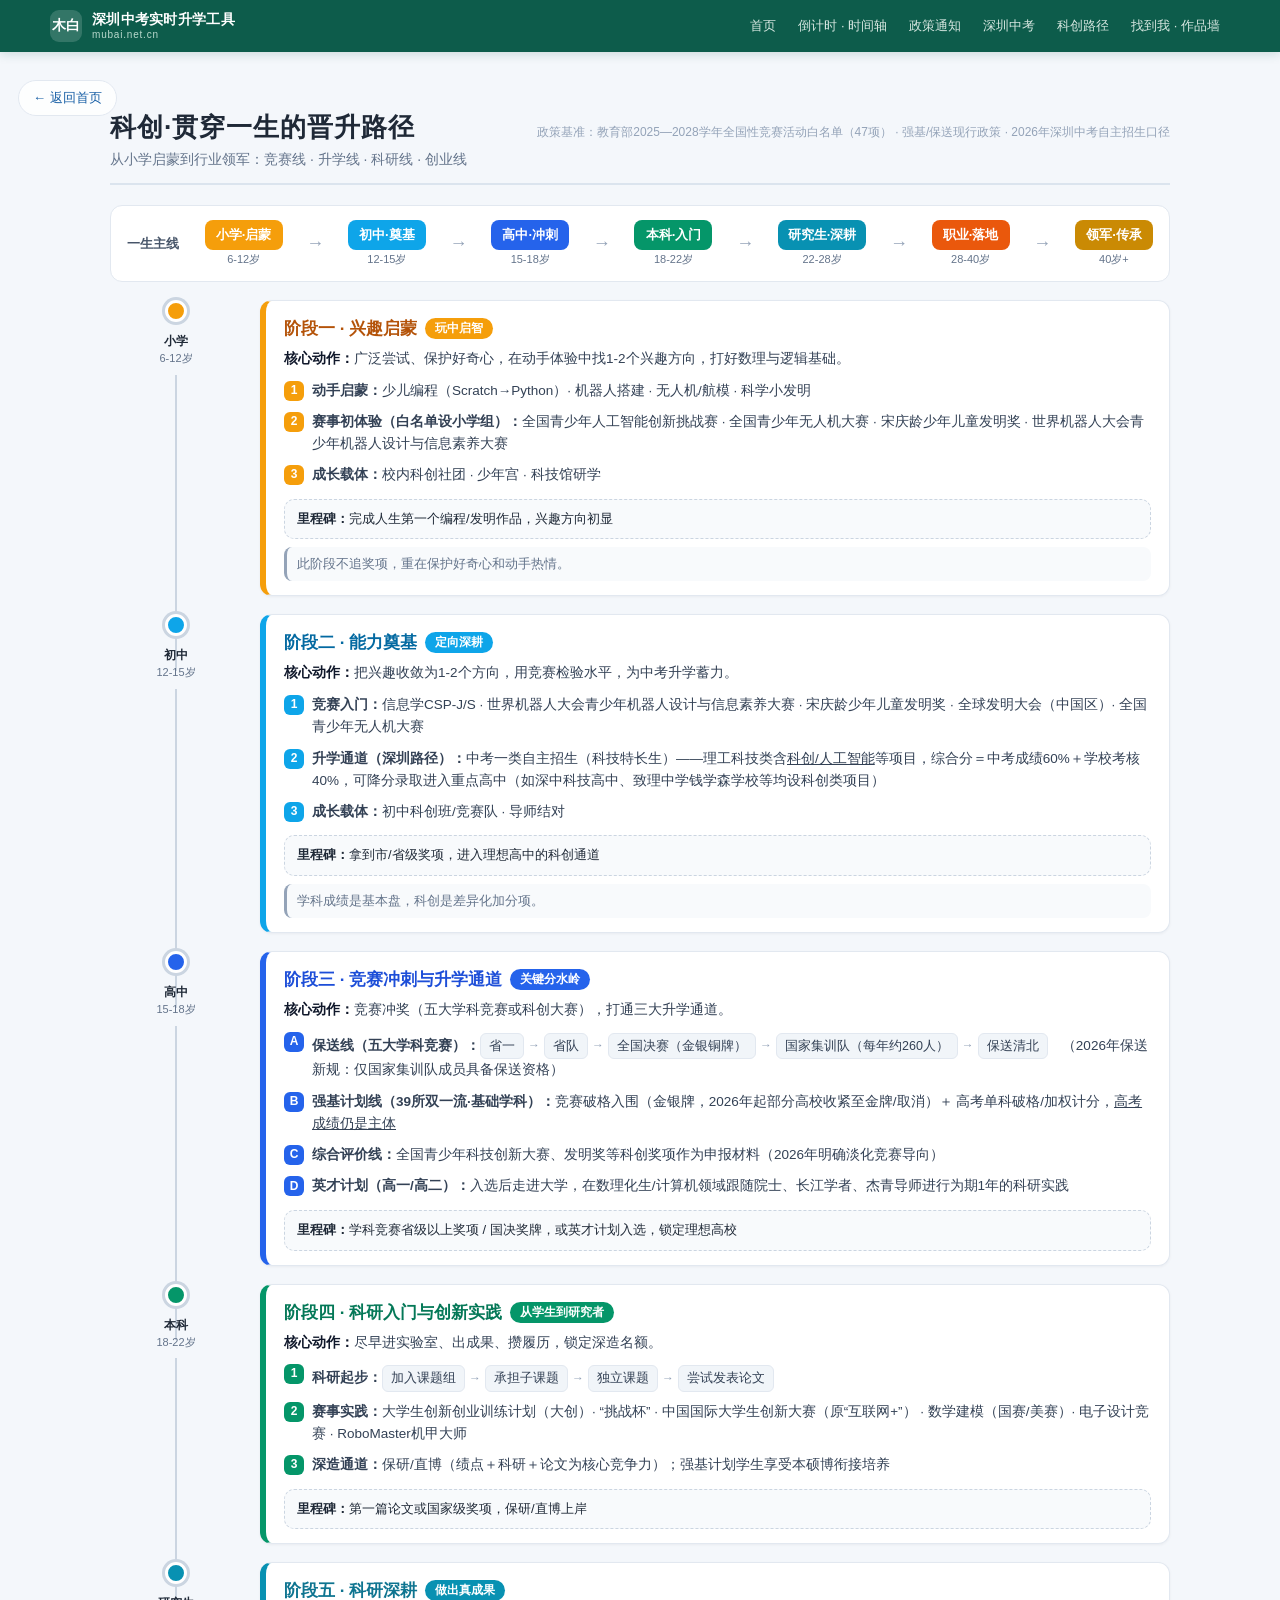
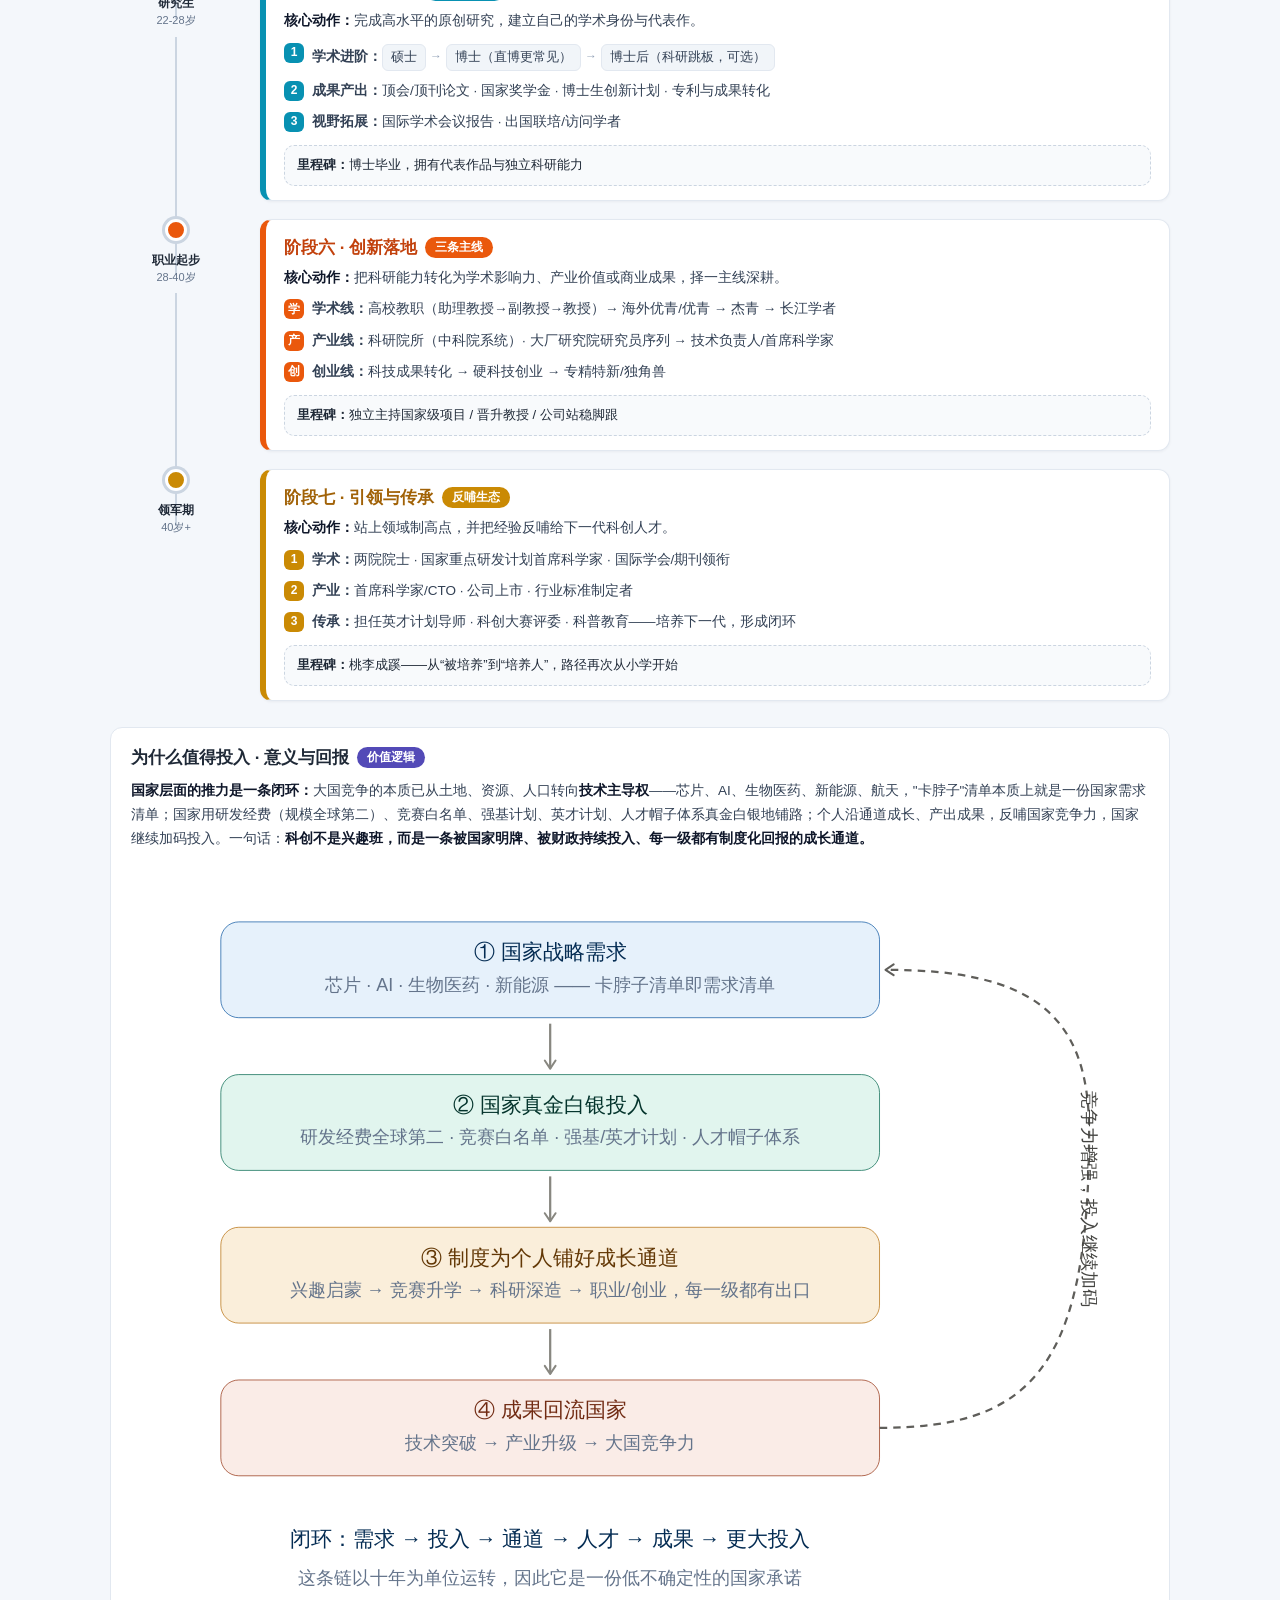
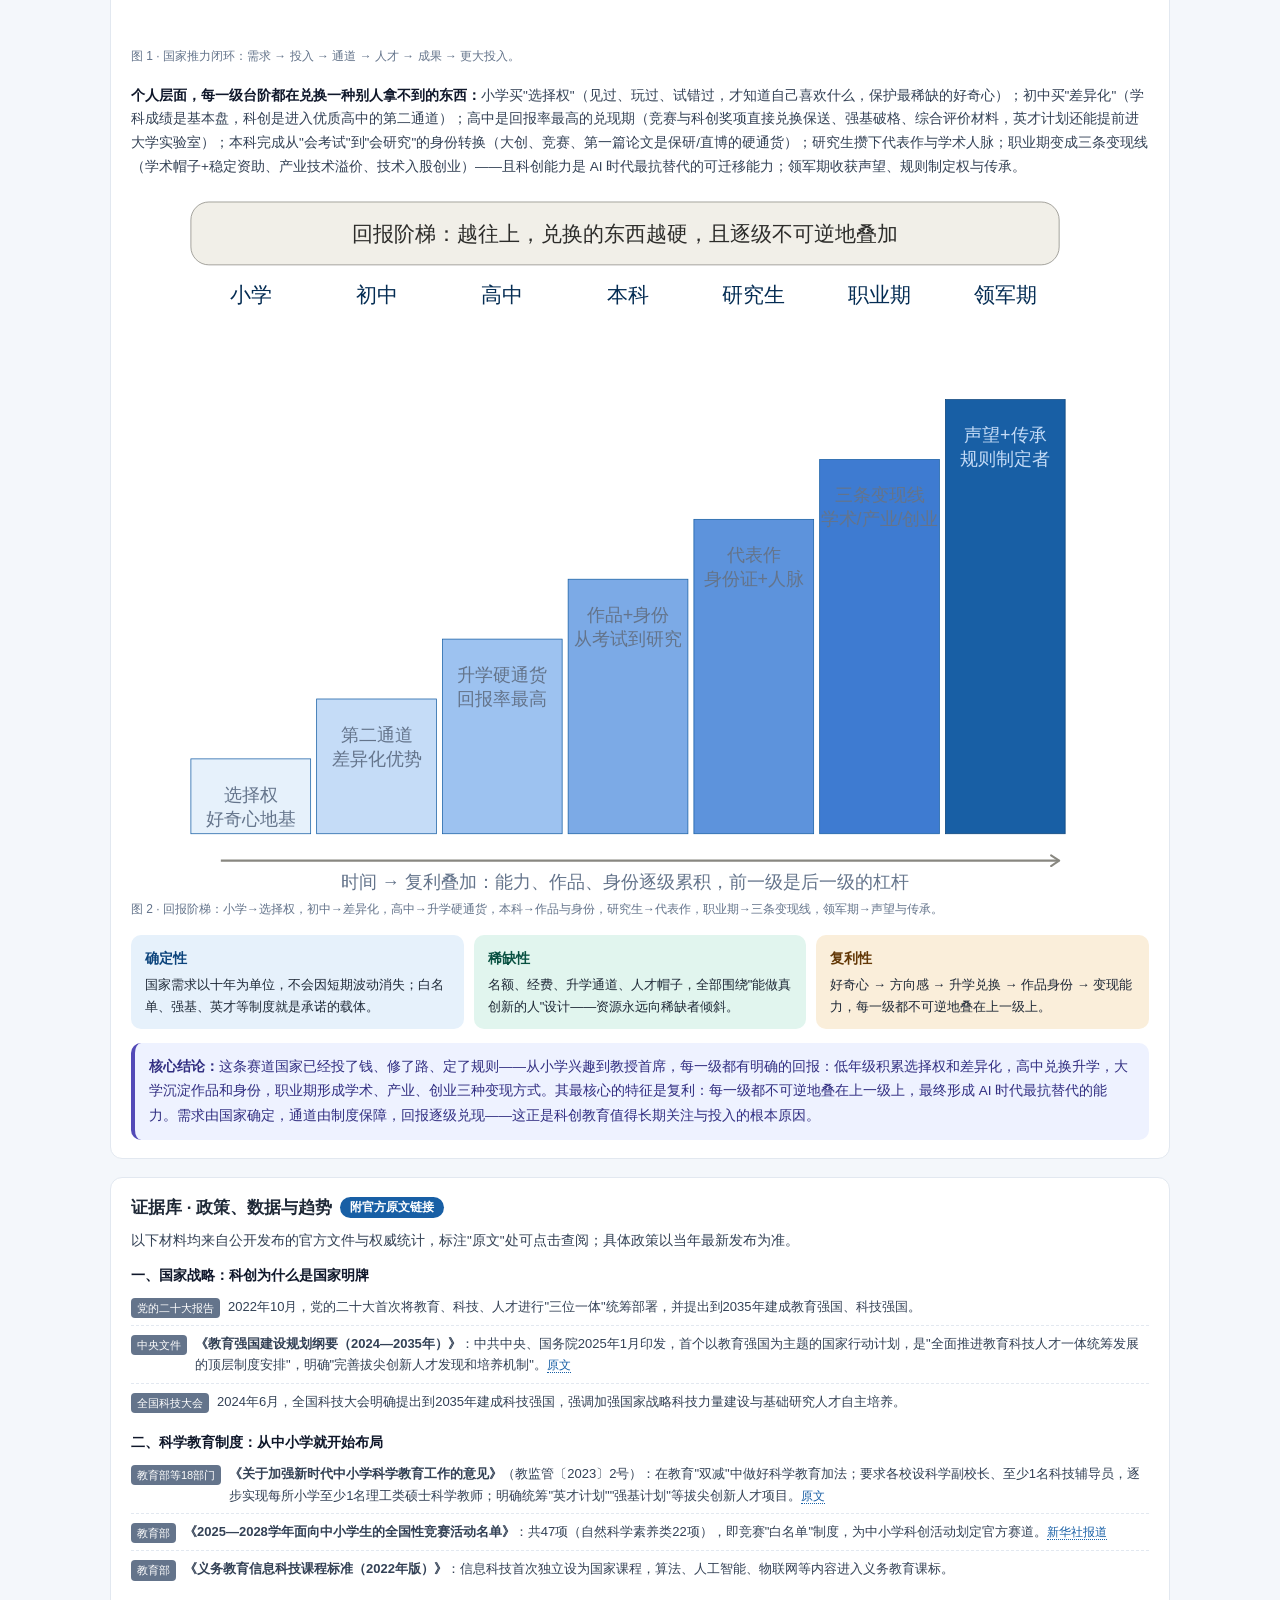
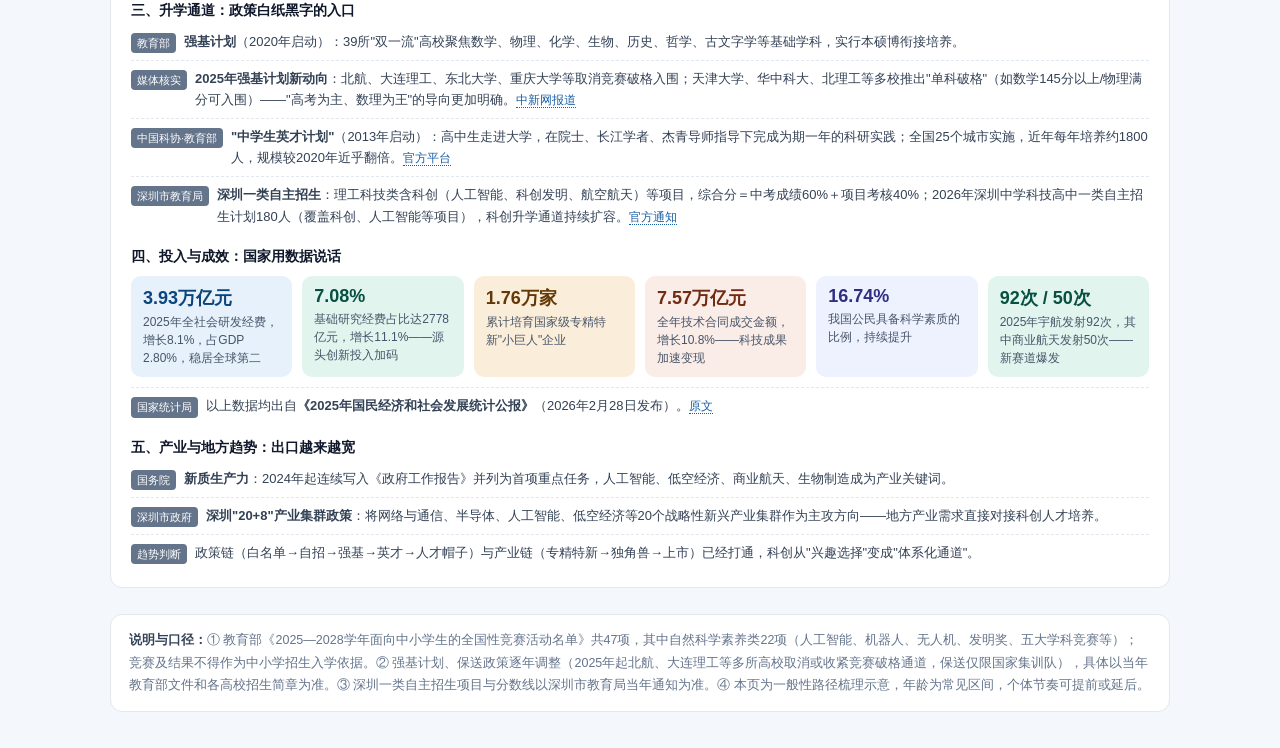
<file: tech-pathway/index.html>
<!DOCTYPE html>
<html lang="zh-CN" style="margin:0;padding:0;" data-page-node-id="YoNnzENxPoOMYOsOrly7E2">
<head data-page-node-id="JhKVGelccfNC29BCc0MYAA">
<meta charset="utf-8" data-page-node-id="cCMr9xFJW3AjuZ0Mn82jLl">
<meta name="viewport" content="width=device-width, initial-scale=1" data-page-node-id="Lxf5Pcy81fah5UpyxZrFoH">
<title>科创·贯穿一生的晋升路径 | 木白</title>
<meta name="description" content="科创·贯穿一生的晋升路径：以小学到领军七个阶段为轴，梳理竞赛线、升学线、科研线、创业线的核心动作与回报，附国家推力闭环图、个人回报阶梯图与政策数据证据库。">
<meta property="og:title" content="科创·贯穿一生的晋升路径 | 木白">
<meta property="og:description" content="以小学到领军七个阶段为轴，梳理竞赛线、升学线、科研线、创业线的核心动作与回报。">
<meta property="og:type" content="website">
<meta property="og:url" content="https://mubai.net.cn/tech-pathway/">
<meta property="og:image" content="https://mubai.net.cn/avatar.jpg">
<link rel="canonical" href="https://mubai.net.cn/tech-pathway/">
<link rel="icon" href="../avatar.jpg" type="image/jpeg">
<link rel="apple-touch-icon" href="../avatar.jpg">
<style>
  .back-home{position:sticky;top:0;z-index:9;display:inline-flex;align-items:center;gap:6px;margin:0 0 -6px;padding:8px 14px;background:#ffffffcc;border:1px solid #e2e8f0;border-radius:20px;font-size:13px;color:#185fa5;text-decoration:none;backdrop-filter:blur(4px);}
  .back-home:hover{color:#0c447c;}
</style>
<link rel="stylesheet" href="../assets/css/site.css">
</head>
<body style="margin:0;padding:0;" data-page-node-id="68lC9CMCA5gcdfbugFn9nG">
<header class="mb-sitebar"><div class="mb-inner"><a class="mb-brand" href="../index.html"><span class="mb-logo">木白</span><span class="mb-bt"><strong>深圳中考实时升学工具</strong><small>mubai.net.cn</small></span></a><nav class="mb-nav" aria-label="主导航"><a href="../index.html">首页</a><a href="../index.html#timeline">倒计时 · 时间轴</a><a href="../index.html#policy">政策通知</a><a href="../index.html#zhongkao">深圳中考</a><a href="../index.html#tech">科创路径</a><a href="../index.html#findme">找到我 · 作品墙</a></nav></div></header>

<div style="width:100%;box-sizing:border-box;background:#f4f7fb;font-family:-apple-system,BlinkMacSystemFont,'PingFang SC','Microsoft YaHei',sans-serif;color:#1f2937;padding:28px 18px 36px;" data-page-node-id="c9HtIAmpWIjbnTGQHnAwuZ">
<a class="back-home" href="../index.html">← 返回首页</a>
<style>
  *{box-sizing:border-box;margin:0;padding:0;}
  .wrap{max-width:1060px;margin:0 auto;}
  .title{font-size:26px;font-weight:700;letter-spacing:1px;}
  .subtitle{font-size:14px;color:#64748b;margin-top:6px;}
  .headbar{display:flex;align-items:baseline;justify-content:space-between;flex-wrap:wrap;gap:8px;border-bottom:2px solid #dbe4ee;padding-bottom:14px;}
  .headbar .src{font-size:12px;color:#94a3b8;}
  /* 概览条 */
  .overview{margin:20px 0 8px;background:#fff;border:1px solid #e2e8f0;border-radius:12px;padding:14px 16px;display:flex;align-items:center;justify-content:space-between;flex-wrap:wrap;gap:8px;}
  .ov-label{font-size:13px;color:#475569;font-weight:600;margin-right:4px;}
  .ov-node{display:inline-flex;flex-direction:column;align-items:center;gap:2px;min-width:78px;}
  .ov-box{width:100%;text-align:center;color:#fff;font-size:13px;font-weight:700;padding:6px 10px;border-radius:8px;white-space:nowrap;}
  .ov-age{font-size:11px;color:#64748b;}
  .ov-arrow{font-size:18px;color:#94a3b8;font-weight:700;margin:0 2px;}
  /* 时间线 */
  .stage{display:grid;grid-template-columns:132px 1fr;gap:18px;margin-top:18px;}
  .rail{position:relative;text-align:center;}
  .rail .dot{width:22px;height:22px;border-radius:50%;border:3px solid #fff;box-shadow:0 0 0 3px #cbd5e1;margin:0 auto;}
  .rail .age{font-size:12px;font-weight:700;margin-top:10px;line-height:1.5;}
  .rail .age small{display:block;font-size:11px;color:#64748b;font-weight:400;}
  .rail .line{width:2px;margin:8px auto 0;flex:1;}
  .stage:not(:last-child) .rail .line{height:100%;min-height:60px;background:#cbd5e1;}
  .card{background:#fff;border:1px solid #e2e8f0;border-left-width:6px;border-radius:12px;padding:16px 18px 14px;box-shadow:0 1px 3px rgba(15,23,42,.05);}
  .card h3{font-size:17px;font-weight:700;display:flex;align-items:center;gap:8px;flex-wrap:wrap;}
  .card h3 .tag{font-size:12px;font-weight:600;color:#fff;border-radius:20px;padding:2px 10px;}
  .mission{font-size:13.5px;color:#334155;margin-top:8px;line-height:1.6;}
  .mission b{color:#0f172a;}
  .paths{margin-top:10px;display:flex;flex-direction:column;gap:9px;}
  .path{display:flex;gap:8px;align-items:flex-start;font-size:13.5px;line-height:1.65;color:#334155;}
  .path .ico{flex:none;width:20px;height:20px;border-radius:6px;color:#fff;font-size:12px;font-weight:700;display:flex;align-items:center;justify-content:center;margin-top:1px;}
  .path .flow{display:inline-flex;align-items:center;flex-wrap:wrap;gap:4px;margin-top:2px;}
  .flow span{background:#f1f5f9;border:1px solid #e2e8f0;border-radius:6px;padding:2px 8px;font-size:12.5px;white-space:nowrap;}
  .flow i{font-style:normal;color:#94a3b8;font-size:12px;}
  .milestone{margin-top:12px;background:#f8fafc;border:1px dashed #cbd5e1;border-radius:10px;padding:9px 12px;font-size:13px;line-height:1.6;}
  .milestone b{font-size:13px;}
  .tip{margin-top:8px;font-size:12.5px;color:#64748b;line-height:1.6;background:#f8fafc;border-radius:8px;padding:7px 10px;border-left:3px solid #94a3b8;}
  .foot{margin-top:26px;background:#fff;border:1px solid #e2e8f0;border-radius:12px;padding:14px 18px;font-size:12.5px;color:#64748b;line-height:1.8;}
  .foot b{color:#334155;}
  /* 意义篇 */
  .why{margin-top:26px;background:#fff;border:1px solid #e2e8f0;border-radius:12px;padding:18px 20px 18px;}
  .why h3{font-size:17px;font-weight:700;display:flex;align-items:center;gap:8px;flex-wrap:wrap;}
  .why h3 .tag{font-size:12px;font-weight:600;color:#fff;border-radius:20px;padding:2px 10px;background:#534ab7;}
  .why-lead{font-size:13.5px;color:#334155;line-height:1.75;margin-top:10px;}
  .why-lead b{color:#0f172a;}
  .why svg{width:100%;height:auto;display:block;margin-top:12px;}
  .why-note{font-size:12px;color:#64748b;line-height:1.6;margin-top:6px;}
  .pillars{display:flex;gap:10px;flex-wrap:wrap;margin-top:16px;}
  .pillar{flex:1 1 200px;border-radius:10px;padding:12px 14px;font-size:13px;line-height:1.65;}
  .pillar b{display:block;font-size:14px;margin-bottom:4px;}
  .pitch{margin-top:14px;background:#eef2ff;border-left:4px solid #534ab7;border-radius:10px;padding:12px 14px;font-size:13.5px;line-height:1.8;color:#312e81;}
  .why svg text{font-family:-apple-system,BlinkMacSystemFont,'PingFang SC','Microsoft YaHei',sans-serif;}
  .why svg .th{font-size:14px;font-weight:500;}
  .why svg .ts{font-size:12px;font-weight:400;}
  /* 证据库 */
  .evidence{margin-top:18px;background:#fff;border:1px solid #e2e8f0;border-radius:12px;padding:18px 20px 16px;}
  .evidence h3{font-size:17px;font-weight:700;display:flex;align-items:center;gap:8px;flex-wrap:wrap;}
  .evidence h3 .tag{font-size:12px;font-weight:600;color:#fff;border-radius:20px;padding:2px 10px;background:#185fa5;}
  .ev-group{margin-top:14px;}
  .ev-title{display:block;font-size:13.5px;font-weight:700;color:#0f172a;margin-bottom:4px;}
  .ev-item{display:flex;gap:8px;align-items:flex-start;font-size:13px;line-height:1.65;color:#334155;padding:7px 0;border-top:1px dashed #e2e8f0;}
  .ev-group .ev-item:first-of-type{border-top:none;}
  .ev-item .src{flex:none;font-size:11px;color:#fff;background:#64748b;border-radius:4px;padding:1px 6px;margin-top:2px;white-space:nowrap;}
  .ev-item a{color:#185fa5;font-size:12px;text-decoration:none;border-bottom:1px dotted #185fa5;white-space:nowrap;}
  .ev-item a:hover{color:#0c447c;}
  .datagrid{display:flex;gap:10px;flex-wrap:wrap;margin-top:10px;}
  .data{flex:1 1 160px;border-radius:10px;padding:10px 12px;}
  .data b{display:block;font-size:18px;}
  .data span{display:block;font-size:12px;color:#475569;line-height:1.5;margin-top:3px;}
  @media (max-width:720px){
    .stage{grid-template-columns:86px 1fr;gap:10px;}
    .title{font-size:21px;}
    .ov-node{min-width:60px;}
    .ov-box{font-size:11px;padding:5px 6px;}
    .path{flex-direction:column;gap:4px;}
  }
</style>

<div class="wrap" data-page-node-id="2zpIONFJ0lkgiTA19Hf0XG">

  <div class="headbar" data-page-node-id="1tQl7GKnGANPMEcZQha1Y9">
    <div data-page-node-id="v2qD96MNNok4GfZmFIcs4g">
      <h1 class="title" data-page-node-id="zRxgzlv9WjcfoTQRZCFAq9" style="margin:0;">科创·贯穿一生的晋升路径</h1>
      <div class="subtitle" data-page-node-id="hqgbLHmn6MTr7fZRlwjtE0">从小学启蒙到行业领军：竞赛线 · 升学线 · 科研线 · 创业线</div>
    </div>
    <div class="src" data-page-node-id="11czHzTN31T5jCMpaRqYvl">政策基准：教育部2025—2028学年全国性竞赛活动白名单（47项） · 强基/保送现行政策 · 2026年深圳中考自主招生口径</div>
  </div>

  <div class="overview" data-page-node-id="yk6703lEc5Tqzj7bYW7vBR">
    <span class="ov-label" data-page-node-id="rZTAivnt2bHhmfkEAvE3YT">一生主线</span>
    <span class="ov-node" data-page-node-id="LEOIddcok5xR2E26th5PYj"><span class="ov-box" style="background:#f59e0b;" data-page-node-id="jMxdVf6dlNtjrwrUMm3Qqi">小学·启蒙</span><span class="ov-age" data-page-node-id="6ReLsviHcxAaZBJQxBRIJQ">6-12岁</span></span>
    <span class="ov-arrow" data-page-node-id="pt645MpXf5sUvoLGzDueOh">→</span>
    <span class="ov-node" data-page-node-id="8Xb6bxEKDKVsezR39gCuq7"><span class="ov-box" style="background:#0ea5e9;" data-page-node-id="oD3drWocB2MpJRyVU8LBF1">初中·奠基</span><span class="ov-age" data-page-node-id="KpMzwmftgqMbCYUwWcu8TE">12-15岁</span></span>
    <span class="ov-arrow" data-page-node-id="240qzdynG6nfGPRDuF2kOI">→</span>
    <span class="ov-node" data-page-node-id="dGXz3nisdswJlCQxNgupsT"><span class="ov-box" style="background:#2563eb;" data-page-node-id="fXl4Fmbx42Sk3SlQLvdVYl">高中·冲刺</span><span class="ov-age" data-page-node-id="EckIEBa0YoHnkqHz5GnnVb">15-18岁</span></span>
    <span class="ov-arrow" data-page-node-id="OgJgxmiGZR4myOfzCVhNAw">→</span>
    <span class="ov-node" data-page-node-id="yPHIenJFNSm9QA1LjXaHUo"><span class="ov-box" style="background:#059669;" data-page-node-id="7APJ0DIhbNGKY2we2HzFQD">本科·入门</span><span class="ov-age" data-page-node-id="dqpx1WAOixs0mn8J3VUFtQ">18-22岁</span></span>
    <span class="ov-arrow" data-page-node-id="oTdOzoFfC0KC1DzOHWySQl">→</span>
    <span class="ov-node" data-page-node-id="vm8UDBwGekAaEIRBpgMHqx"><span class="ov-box" style="background:#0891b2;" data-page-node-id="DAmNeNS5nvmqPJwJWyqEbo">研究生·深耕</span><span class="ov-age" data-page-node-id="SbALwOOo0x4hdXaTgbdLny">22-28岁</span></span>
    <span class="ov-arrow" data-page-node-id="ZpK4EWEYlFlJs2l30DfMJR">→</span>
    <span class="ov-node" data-page-node-id="fwH07lKTjOVJIOJvA7knjw"><span class="ov-box" style="background:#ea580c;" data-page-node-id="9sk0mHX5kPAX2JU9KF6dsd">职业·落地</span><span class="ov-age" data-page-node-id="as3dH3VsedFZy8Ms43FI5i">28-40岁</span></span>
    <span class="ov-arrow" data-page-node-id="yJXSgsqKvJAZ1g1rv5sw78">→</span>
    <span class="ov-node" data-page-node-id="HTtMlKzBYrBKAN7miJbGuF"><span class="ov-box" style="background:#ca8a04;" data-page-node-id="GYhfKSpqZGTMrzx7FASPNl">领军·传承</span><span class="ov-age" data-page-node-id="AW36YUvINHJZd8VCEKKhqs">40岁+</span></span>
  </div>

  <!-- 小学 -->
  <div class="stage" data-page-node-id="liItuGHGwbgE9n6zF9yur0">
    <div class="rail" data-page-node-id="W1eqXV0zd0znO5SNjCBSJt">
      <div class="dot" style="background:#f59e0b;" data-page-node-id="h0fQGoowvTEl6kKKnQ1Mqx"></div>
      <div class="age" data-page-node-id="sfF730CHxDkZAKJyobbCnD">小学<small data-page-node-id="cIMFddbuf1GAN4ARHHKUQq">6-12岁</small></div>
      <div class="line" data-page-node-id="aBlFpO7KUBuqEGVKvSOD2R"></div>
    </div>
    <div class="card" style="border-left-color:#f59e0b;" data-page-node-id="Fy6PvUxkID9TDCH4FzaIEG">
      <h3 data-page-node-id="HTlhu3U8FJDjgN1CRggP1P"><span style="color:#b45309;" data-page-node-id="B9PTtGNcDxfJrk0P0YxSSM">阶段一 · 兴趣启蒙</span><span class="tag" style="background:#f59e0b;" data-page-node-id="lgmNKaEilpsNzqgpVyTYTZ">玩中启智</span></h3>
      <div class="mission" data-page-node-id="Q6cHKSf2IKCAC6cUsvsvVY"><b data-page-node-id="0h2sBIwDAAPt1kO38pBChk">核心动作：</b>广泛尝试、保护好奇心，在动手体验中找1-2个兴趣方向，打好数理与逻辑基础。</div>
      <div class="paths" data-page-node-id="fHuGzxfeKw4nvwxO6rqSkK">
        <div class="path" data-page-node-id="RnCEDsujzQ9J7gPXURHrhC"><span class="ico" style="background:#f59e0b;" data-page-node-id="n8gkMR9nR1UHr0JxJrCDaq">1</span><span data-page-node-id="S3ktlhI0UdqHQUh8KWEv8l"><b data-page-node-id="qWqgRTACyhM8qCv5OzVCFE">动手启蒙：</b>少儿编程（Scratch→Python）· 机器人搭建 · 无人机/航模 · 科学小发明</span></div>
        <div class="path" data-page-node-id="3Jpi3OKRC0ipggHF3ogClS"><span class="ico" style="background:#f59e0b;" data-page-node-id="NJtNGYEUHKCDJZAiduFlCj">2</span><span data-page-node-id="4yuSe8GTKvRuf36dsuyb6B"><b data-page-node-id="q1bzwrPBI2CV6rWcoALpdn">赛事初体验（白名单设小学组）：</b>全国青少年人工智能创新挑战赛 · 全国青少年无人机大赛 · 宋庆龄少年儿童发明奖 · 世界机器人大会青少年机器人设计与信息素养大赛</span></div>
        <div class="path" data-page-node-id="I2PNhbvfj0seDJUaPMb2pC"><span class="ico" style="background:#f59e0b;" data-page-node-id="PNeY44Rryu177kTEl6CnKQ">3</span><span data-page-node-id="dm4BT22bdakGYxdcHmDoC0"><b data-page-node-id="RAhDYQZHGQa6phKDqvEBTn">成长载体：</b>校内科创社团 · 少年宫 · 科技馆研学</span></div>
      </div>
      <div class="milestone" data-page-node-id="NTF4k33F9IbvLf2ttCSry5"><b data-page-node-id="4pj7IMoDyh8jhQucIs35dq">里程碑：</b>完成人生第一个编程/发明作品，兴趣方向初显</div>
      <div class="tip" data-page-node-id="CB5HrZU39NmjmIbiEDRyCw">此阶段不追奖项，重在保护好奇心和动手热情。</div>
    </div>
  </div>

  <!-- 初中 -->
  <div class="stage" data-page-node-id="ZAsJN9tbDDGZ7NOmLoNrFW">
    <div class="rail" data-page-node-id="86dJWbPRgaYzLMSUKSnQzO">
      <div class="dot" style="background:#0ea5e9;" data-page-node-id="2lOJrDUHoNOiFWB06Wd3yH"></div>
      <div class="age" data-page-node-id="M4PhQfDv8pSpQ7Eh6ZiiyW">初中<small data-page-node-id="OjmpLFfAPV5Lck7koObixq">12-15岁</small></div>
      <div class="line" data-page-node-id="Wki3NPra4m01U4nqizhW4b"></div>
    </div>
    <div class="card" style="border-left-color:#0ea5e9;" data-page-node-id="HtdYjfUFmu42SZ8zqin5MC">
      <h3 data-page-node-id="o16EZHc4llolKGf4qABl8V"><span style="color:#0369a1;" data-page-node-id="pLs8XEo4JuN5xPqrtWn0H0">阶段二 · 能力奠基</span><span class="tag" style="background:#0ea5e9;" data-page-node-id="63ruxzKbpEXBbPngzrvf0D">定向深耕</span></h3>
      <div class="mission" data-page-node-id="5wLKLuVnuwPN3dIX0bqQPS"><b data-page-node-id="Z4PFsSODiedNsR0RLEpGBO">核心动作：</b>把兴趣收敛为1-2个方向，用竞赛检验水平，为中考升学蓄力。</div>
      <div class="paths" data-page-node-id="M7GYeE6zfw54tEu8YBvtAY">
        <div class="path" data-page-node-id="F2Bi6FkUEeGJ5VHoDEIBRw"><span class="ico" style="background:#0ea5e9;" data-page-node-id="0WFMfpTogyjJgb4FMyXAfm">1</span><span data-page-node-id="FtJo4HohgJST2v85TS1J20"><b data-page-node-id="QRqSgFh7XdCZmuzIw6fzhh">竞赛入门：</b>信息学CSP-J/S · 世界机器人大会青少年机器人设计与信息素养大赛 · 宋庆龄少年儿童发明奖 · 全球发明大会（中国区）· 全国青少年无人机大赛</span></div>
        <div class="path" data-page-node-id="KdhhjPXjk1C3Cf2t9brbrW"><span class="ico" style="background:#0ea5e9;" data-page-node-id="Loc0T5z5tWjQQZwOwwGMnj">2</span><span data-page-node-id="IE9qY7PBMkZDW31AfFIl3U"><b data-page-node-id="VztTJI2bfnPAs9sQCtwA5j">升学通道（深圳路径）：</b>中考一类自主招生（科技特长生）——理工科技类含<u data-page-node-id="uwQia328bQ5Rjzaw2b2wI6">科创/人工智能</u>等项目，综合分＝中考成绩60%＋学校考核40%，可降分录取进入重点高中（如深中科技高中、致理中学钱学森学校等均设科创类项目）</span></div>
        <div class="path" data-page-node-id="r6lG7K1F34aw6rNhTHHvDG"><span class="ico" style="background:#0ea5e9;" data-page-node-id="dVq52e1KEp9AG7QpbO98I3">3</span><span data-page-node-id="8T4UXbiPQaVxlGJEM2UY6F"><b data-page-node-id="22Jiz2VBBtwmJTh6YYhKmN">成长载体：</b>初中科创班/竞赛队 · 导师结对</span></div>
      </div>
      <div class="milestone" data-page-node-id="oDOafvaS9p5CuUE41IZzHU"><b data-page-node-id="xBR0gLdmc6z3JXHyyFkXgi">里程碑：</b>拿到市/省级奖项，进入理想高中的科创通道</div>
      <div class="tip" data-page-node-id="qwABUID6oNI1sxp6LVQC1V">学科成绩是基本盘，科创是差异化加分项。</div>
    </div>
  </div>

  <!-- 高中 -->
  <div class="stage" data-page-node-id="g5TrkaTduPQmW2NNzXdJ1m">
    <div class="rail" data-page-node-id="pdTWwoUjfMjokmwxhOHLyx">
      <div class="dot" style="background:#2563eb;" data-page-node-id="q3sS9TYaz6e112CgJ1ua59"></div>
      <div class="age" data-page-node-id="807DwtoidEL3PotCEEOmAp">高中<small data-page-node-id="hfItYi1gu8mUY8DXn7WaYI">15-18岁</small></div>
      <div class="line" data-page-node-id="o83sH70YdajeB3ncwsrQRy"></div>
    </div>
    <div class="card" style="border-left-color:#2563eb;" data-page-node-id="bIXGjdPRIhkyjPOITAzgOT">
      <h3 data-page-node-id="E3HjirbOGkJOAZwaqaGVuA"><span style="color:#1d4ed8;" data-page-node-id="QXaql1UvzrSbNn1M63t7uI">阶段三 · 竞赛冲刺与升学通道</span><span class="tag" style="background:#2563eb;" data-page-node-id="2REP2iaSQXQD8vO3CKPbwv">关键分水岭</span></h3>
      <div class="mission" data-page-node-id="fnZIVGk6HPUifJsrHScI6h"><b data-page-node-id="zBzKuRckI8l2zkz3H40XhN">核心动作：</b>竞赛冲奖（五大学科竞赛或科创大赛），打通三大升学通道。</div>
      <div class="paths" data-page-node-id="BZ1BsYySy94HHAzu70Lt6B">
        <div class="path" data-page-node-id="o5hwRrJtZlDCjSEC04KNvu"><span class="ico" style="background:#2563eb;" data-page-node-id="zIgN7Ajb1jCFjr5MtpseWB">A</span><span data-page-node-id="aoNSOEPxRjaMHbhaK0iusV"><b data-page-node-id="aswuvbUeWw9ns6GGNGXQSu">保送线（五大学科竞赛）：</b><span class="flow" data-page-node-id="tONeGL1LGVZ1CjH0GZ0dat"><span data-page-node-id="0IhAEO6k8uNQZEFnOZw29H">省一</span><i data-page-node-id="xH0McZSrzlGx1m02F96U8V">→</i><span data-page-node-id="hAw0B9HxxLxE2GLqSg7M9F">省队</span><i data-page-node-id="cbDkwh1s4sqxYnmjZ9VLnn">→</i><span data-page-node-id="0QuwnEslQCvQrDjpLD1bJK">全国决赛（金银铜牌）</span><i data-page-node-id="UFpXlO46Fv9WjCpvWsdDVQ">→</i><span data-page-node-id="JaPctkf6zw8TfoCto2z6K4">国家集训队（每年约260人）</span><i data-page-node-id="cPLuoWLgqy81KrByudCStU">→</i><span data-page-node-id="Ogmecd56FiA49Wxto7iCx2">保送清北</span></span>　（2026年保送新规：仅国家集训队成员具备保送资格）</span></div>
        <div class="path" data-page-node-id="IFWhlpBtuxwRWXOWVFlPdc"><span class="ico" style="background:#2563eb;" data-page-node-id="aR5JztxUm0UiPGyBxTFM8E">B</span><span data-page-node-id="7AhsuBmzpefkAvUTO1wN2B"><b data-page-node-id="blD8qbcMujVl8QyoIowqic">强基计划线（39所双一流·基础学科）：</b>竞赛破格入围（金银牌，2026年起部分高校收紧至金牌/取消）＋ 高考单科破格/加权计分，<u data-page-node-id="X4xJhDHAWh8cKlE3JQSaFb">高考成绩仍是主体</u></span></div>
        <div class="path" data-page-node-id="d7iXvR4sufxd6mibzptFH5"><span class="ico" style="background:#2563eb;" data-page-node-id="oMSeOeP9Xwn80HdAMafbST">C</span><span data-page-node-id="GpnE6DgYlzt8FEQAYrxarf"><b data-page-node-id="I1pxP9tpu1YuxmfafveoqA">综合评价线：</b>全国青少年科技创新大赛、发明奖等科创奖项作为申报材料（2026年明确淡化竞赛导向）</span></div>
        <div class="path" data-page-node-id="dywxf2A5mdt5EZbyY6AH8e"><span class="ico" style="background:#2563eb;" data-page-node-id="I5blA22E9SSp0Nitv4390R">D</span><span data-page-node-id="iQedC5mBqYZMyuMXN5kMTl"><b data-page-node-id="X55g9ryZMOOzIvHLZzW371">英才计划（高一/高二）：</b>入选后走进大学，在数理化生/计算机领域跟随院士、长江学者、杰青导师进行为期1年的科研实践</span></div>
      </div>
      <div class="milestone" data-page-node-id="DBjmewb8tur760MNzsSQDA"><b data-page-node-id="XV3jNpneoRhLCjxgVFHxfs">里程碑：</b>学科竞赛省级以上奖项 / 国决奖牌，或英才计划入选，锁定理想高校</div>
    </div>
  </div>

  <!-- 本科 -->
  <div class="stage" data-page-node-id="2VjwRWceYkEi1yjLo9WfQU">
    <div class="rail" data-page-node-id="KhY56aGyHvuleVJ8bNDdj2">
      <div class="dot" style="background:#059669;" data-page-node-id="ku9wi0JEoF3ZjJpHCfw4rE"></div>
      <div class="age" data-page-node-id="qE9EWBel21KRic2gF8oGf2">本科<small data-page-node-id="zEPGVtttKd2IBHsfIjpRes">18-22岁</small></div>
      <div class="line" data-page-node-id="mo6atvifyDNJmB3tXSKolG"></div>
    </div>
    <div class="card" style="border-left-color:#059669;" data-page-node-id="soDu0tqxG2RpgcBkVet6qX">
      <h3 data-page-node-id="rbb8lvWEPrwFZXCliQO9Vf"><span style="color:#047857;" data-page-node-id="MlxSY75cU11upDGHBK8uk4">阶段四 · 科研入门与创新实践</span><span class="tag" style="background:#059669;" data-page-node-id="6pihucmaxJ2fK4nznR4v9V">从学生到研究者</span></h3>
      <div class="mission" data-page-node-id="4IhZQpNmTGTH43NkoovuTi"><b data-page-node-id="wULd637PIzCCURmb5S6BJJ">核心动作：</b>尽早进实验室、出成果、攒履历，锁定深造名额。</div>
      <div class="paths" data-page-node-id="MeEP4JH8Ptrh05CIF0i3Dl">
        <div class="path" data-page-node-id="tLN7lriTy27v2xgnpdaFXw"><span class="ico" style="background:#059669;" data-page-node-id="bMxABPZJ5tMtv5w1HGAibY">1</span><span data-page-node-id="Y1x97wpi7JglyDz8ekzmox"><b data-page-node-id="Wx11EawZxxHZSVeI4vZKzZ">科研起步：</b><span class="flow" data-page-node-id="zEjjBa1NUvoqlnCvwjh85Q"><span data-page-node-id="z5QJ3NldOXVfmrmRkH5Q0B">加入课题组</span><i data-page-node-id="FBdd2iXPn4GmsHMijMzEyp">→</i><span data-page-node-id="xuQaMEr4CZ1THqwoTvOob5">承担子课题</span><i data-page-node-id="C1zJZZMHApSAJdELElVM3H">→</i><span data-page-node-id="xXBmvf3g5be3wbFzQGgRBg">独立课题</span><i data-page-node-id="ZnJWGQdT3HyfQx4Al4kpLB">→</i><span data-page-node-id="gQOEVhJ2m7TFNReCmjiD1w">尝试发表论文</span></span></span></div>
        <div class="path" data-page-node-id="MFQmD5Yj3u10SgCLOCJuNF"><span class="ico" style="background:#059669;" data-page-node-id="8bPqRDGkzE1OocUx0jJs6J">2</span><span data-page-node-id="eXXVhXzSb0jS06Jy1cDUQz"><b data-page-node-id="5tVIXeIyBB3M8eJPJbgIRH">赛事实践：</b>大学生创新创业训练计划（大创）· “挑战杯” · 中国国际大学生创新大赛（原“互联网+”） · 数学建模（国赛/美赛）· 电子设计竞赛 · RoboMaster机甲大师</span></div>
        <div class="path" data-page-node-id="5K7rEpWdAsU1lDumJrbyIt"><span class="ico" style="background:#059669;" data-page-node-id="vZia0TZfK6HYNJM4QHLq8d">3</span><span data-page-node-id="7JWmWQHe0EkxwFcJpPNJ3R"><b data-page-node-id="bc3FKqP97aqOPL3GjmPnId">深造通道：</b>保研/直博（绩点＋科研＋论文为核心竞争力）；强基计划学生享受本硕博衔接培养</span></div>
      </div>
      <div class="milestone" data-page-node-id="NDw1EoPa9XlWXgeqgAnUEm"><b data-page-node-id="8RvnJlgFC5ro51RoYu85L6">里程碑：</b>第一篇论文或国家级奖项，保研/直博上岸</div>
    </div>
  </div>

  <!-- 研究生 -->
  <div class="stage" data-page-node-id="jZx5sG5PkJ3GJwL2UcfVvO">
    <div class="rail" data-page-node-id="lXJcFRI3Ff1eUEwEXFaUUD">
      <div class="dot" style="background:#0891b2;" data-page-node-id="AWBm5GqHBsgrFfPoOxmczi"></div>
      <div class="age" data-page-node-id="WFpE6adQPjBtn0kJaePiFd">研究生<small data-page-node-id="VSwfBpRaFa26op0nVKpzHc">22-28岁</small></div>
      <div class="line" data-page-node-id="O61QSv6M0WrkpIg9thMah6"></div>
    </div>
    <div class="card" style="border-left-color:#0891b2;" data-page-node-id="DUh5okDeKeqAJ3WWEtloQl">
      <h3 data-page-node-id="98fmXqnHc3NgeRiyUqMIbT"><span style="color:#0e7490;" data-page-node-id="GTZN03T1cKawIiQdGxipV3">阶段五 · 科研深耕</span><span class="tag" style="background:#0891b2;" data-page-node-id="BWLBJ925DFv7WHHIe6rEQZ">做出真成果</span></h3>
      <div class="mission" data-page-node-id="uqv8xayRdLhgajGDcNKLqK"><b data-page-node-id="ijFOxUuegkNpnkbL4khRa1">核心动作：</b>完成高水平的原创研究，建立自己的学术身份与代表作。</div>
      <div class="paths" data-page-node-id="XhmnkQb1H3xA6xh7FQvfeM">
        <div class="path" data-page-node-id="IV5wyqXGuOwakZ2l7cEPU0"><span class="ico" style="background:#0891b2;" data-page-node-id="0S0crNMWaRNYlyxsGKjqtS">1</span><span data-page-node-id="5W9qIkLY58Yd82kJBFzezp"><b data-page-node-id="Rik25BOTA26cKLwpGOsMh3">学术进阶：</b><span class="flow" data-page-node-id="5i9xBmoxAvPVp47NTgJfru"><span data-page-node-id="gJ7Q0b2uHt6NM0hyKbYFpH">硕士</span><i data-page-node-id="AJzNPemCHZuZTZCiDO51it">→</i><span data-page-node-id="2NHpffOtuyITstmgqpfUEv">博士（直博更常见）</span><i data-page-node-id="bXzrWBirr0qg4L2TfbGpFP">→</i><span data-page-node-id="CVPLPyEJsJW5hri6BlK9uX">博士后（科研跳板，可选）</span></span></span></div>
        <div class="path" data-page-node-id="Gb0XUl3E5wAyaqEOqE4ils"><span class="ico" style="background:#0891b2;" data-page-node-id="GStFVTcNRSjHEuV8SSmOVU">2</span><span data-page-node-id="aab8YTA5CbgAqOBW5kBHcq"><b data-page-node-id="kZjWu1S6s6XOwuLbjgxpc3">成果产出：</b>顶会/顶刊论文 · 国家奖学金 · 博士生创新计划 · 专利与成果转化</span></div>
        <div class="path" data-page-node-id="JnV2W5gdQZ2PeuMrulBjC1"><span class="ico" style="background:#0891b2;" data-page-node-id="nhWAUxzdGr56O7SlQ7c7aq">3</span><span data-page-node-id="yiKBT6I4l7khXTkN2Ht4SC"><b data-page-node-id="DhC6uXbN5kANYwSHmy8HlF">视野拓展：</b>国际学术会议报告 · 出国联培/访问学者</span></div>
      </div>
      <div class="milestone" data-page-node-id="n0TEo2YYGlCzxpzk8okdT0"><b data-page-node-id="BeyEl8rhftGnE993kylgQY">里程碑：</b>博士毕业，拥有代表作品与独立科研能力</div>
    </div>
  </div>

  <!-- 职业 -->
  <div class="stage" data-page-node-id="ahm86fzVEArnE6n4UNLoiH">
    <div class="rail" data-page-node-id="9l9ROrjVE7EUn62W6FB4kZ">
      <div class="dot" style="background:#ea580c;" data-page-node-id="Je5PEk5fLTcYq0Lp9zjJ7k"></div>
      <div class="age" data-page-node-id="6LuITgvrtmPmEVScQXD8DB">职业起步<small data-page-node-id="OwSnkdkgj0MzcCIwFSzOs7">28-40岁</small></div>
      <div class="line" data-page-node-id="uHDYd4gF4j7slrmDgCWBGC"></div>
    </div>
    <div class="card" style="border-left-color:#ea580c;" data-page-node-id="Yx35IGrzDmPe9O48cgkeJ1">
      <h3 data-page-node-id="99oRou7YwmhER9X1BrKb6E"><span style="color:#c2410c;" data-page-node-id="61pdpGfVm6hxNV423V1GMD">阶段六 · 创新落地</span><span class="tag" style="background:#ea580c;" data-page-node-id="HYgYadkFyuzy0YBxICgghq">三条主线</span></h3>
      <div class="mission" data-page-node-id="f7op67Zwfek2Y42iNWA8Bd"><b data-page-node-id="QTpw0r0Lib5HeOmCU69Syq">核心动作：</b>把科研能力转化为学术影响力、产业价值或商业成果，择一主线深耕。</div>
      <div class="paths" data-page-node-id="ZV9BJE1P71CxoBG0njQ5WH">
        <div class="path" data-page-node-id="G9CJdApRzN5i2sSJD5x8lQ"><span class="ico" style="background:#ea580c;" data-page-node-id="Cj7z9DFKjjhFfwGywB8VJF">学</span><span data-page-node-id="6sAVjVEQyYbZGtT4KnuEUr"><b data-page-node-id="1XaWEqMyGwZV4TCHVUZu9b">学术线：</b>高校教职（助理教授→副教授→教授）→ 海外优青/优青 → 杰青 → 长江学者</span></div>
        <div class="path" data-page-node-id="BUFcoglYL33w2ElfpkJx3U"><span class="ico" style="background:#ea580c;" data-page-node-id="qxAO47vMfmbYNFvfXmLWPz">产</span><span data-page-node-id="z4sXt3zk5yJZIp9ggd61zM"><b data-page-node-id="NepZR68a6sF87d1m6tQT34">产业线：</b>科研院所（中科院系统）· 大厂研究院研究员序列 → 技术负责人/首席科学家</span></div>
        <div class="path" data-page-node-id="JqgEKpwrRmC8JctNqWDlVb"><span class="ico" style="background:#ea580c;" data-page-node-id="rqcZNwDd6dNlYicS8WTvQ5">创</span><span data-page-node-id="JnkgJyPeEMDySsJCnlCuDK"><b data-page-node-id="E5962XUIq1ptDuSUm6e4KU">创业线：</b>科技成果转化 → 硬科技创业 → 专精特新/独角兽</span></div>
      </div>
      <div class="milestone" data-page-node-id="q2kz2M5Jedl9TGufN7mF8X"><b data-page-node-id="IY8ZU7KXbbrW61XTQFN5Tv">里程碑：</b>独立主持国家级项目 / 晋升教授 / 公司站稳脚跟</div>
    </div>
  </div>

  <!-- 领军 -->
  <div class="stage" data-page-node-id="3puRduqHpypxXzBl3e2xIn">
    <div class="rail" data-page-node-id="f7Enr6dfcAykvyJOKJyHsD">
      <div class="dot" style="background:#ca8a04;" data-page-node-id="Owjsqc3qBoHnAWIaGiHODu"></div>
      <div class="age" data-page-node-id="L3JKVeo2TCVuQbu90IAV20">领军期<small data-page-node-id="0tfFvUgJqnRtHcLsEcyAnp">40岁+</small></div>
    </div>
    <div class="card" style="border-left-color:#ca8a04;" data-page-node-id="mCDj3FXm1v2KESOckN2Gxa">
      <h3 data-page-node-id="OOC8btNGSUy13XEiSL0dBD"><span style="color:#a16207;" data-page-node-id="oo1roJGi3nvKbeDxO19yWr">阶段七 · 引领与传承</span><span class="tag" style="background:#ca8a04;" data-page-node-id="5KBtDxShIrrzFjSx9ePrxV">反哺生态</span></h3>
      <div class="mission" data-page-node-id="jLh5mCxbb0MPyaB2n7Dbap"><b data-page-node-id="HcKhJ0EAktEUS9NQehkDKH">核心动作：</b>站上领域制高点，并把经验反哺给下一代科创人才。</div>
      <div class="paths" data-page-node-id="JUs0cLQbQEfJqdtjTzuofe">
        <div class="path" data-page-node-id="2gpYDgB0W0xnohLhQM4nEd"><span class="ico" style="background:#ca8a04;" data-page-node-id="oxUJyzZxygaxJmnFlbS4bv">1</span><span data-page-node-id="VVt9fDZvuseHU5VtHAGgKm"><b data-page-node-id="niGmtR3gVBaIkGTuh2hw0t">学术：</b>两院院士 · 国家重点研发计划首席科学家 · 国际学会/期刊领衔</span></div>
        <div class="path" data-page-node-id="xaJMRjRBz3CjvG3pVoUFmd"><span class="ico" style="background:#ca8a04;" data-page-node-id="EeJNg1eTgFSP1VB6PsXP6c">2</span><span data-page-node-id="sFhyC1CiGv5aRjN7b3mVny"><b data-page-node-id="ZYvcoLr5GVwMeIU6TxKe3b">产业：</b>首席科学家/CTO · 公司上市 · 行业标准制定者</span></div>
        <div class="path" data-page-node-id="mykfzdhrMiIDTnZPICUzAf"><span class="ico" style="background:#ca8a04;" data-page-node-id="YEn7yxMwDKI0NI5v9SlJTy">3</span><span data-page-node-id="vGSMFvOb4HGXk2PSKh5JXl"><b data-page-node-id="QhjlQqSNNFp68Ag73kbN6t">传承：</b>担任英才计划导师 · 科创大赛评委 · 科普教育——培养下一代，形成闭环</span></div>
      </div>
      <div class="milestone" data-page-node-id="YSGGd0iC39UQsNnlFMDmiq"><b data-page-node-id="pwtURaMBnsZ0KGcuKXlffQ">里程碑：</b>桃李成蹊——从“被培养”到“培养人”，路径再次从小学开始</div>
    </div>
  </div>

  <!-- 意义篇 -->
  <div class="why">
    <h3><span>为什么值得投入 · 意义与回报</span><span class="tag">价值逻辑</span></h3>

    <div class="why-lead"><b>国家层面的推力是一条闭环：</b>大国竞争的本质已从土地、资源、人口转向<b>技术主导权</b>——芯片、AI、生物医药、新能源、航天，"卡脖子"清单本质上就是一份国家需求清单；国家用研发经费（规模全球第二）、竞赛白名单、强基计划、英才计划、人才帽子体系真金白银地铺路；个人沿通道成长、产出成果，反哺国家竞争力，国家继续加码投入。一句话：<b>科创不是兴趣班，而是一条被国家明牌、被财政持续投入、每一级都有制度化回报的成长通道。</b></div>
    <svg viewBox="0 0 680 520" role="img">
      <title>国家科创推力闭环</title>
      <defs>
        <marker id="arrowW" viewBox="0 0 10 10" refX="8" refY="5" markerWidth="6" markerHeight="6" orient="auto-start-reverse">
          <path d="M2 1L8 5L2 9" fill="none" stroke="context-stroke" stroke-width="1.5" stroke-linecap="round" stroke-linejoin="round"/>
        </marker>
      </defs>
      <rect x="60" y="40" width="440" height="64" rx="12" fill="#e6f1fb" stroke="#185fa5" stroke-width="0.5"/>
      <text class="th" x="280" y="60" text-anchor="middle" dominant-baseline="central" fill="#042c53">① 国家战略需求</text>
      <text class="ts" x="280" y="82" text-anchor="middle" dominant-baseline="central" fill="#64748b">芯片 · AI · 生物医药 · 新能源 —— 卡脖子清单即需求清单</text>
      <path d="M280 108 L280 138" fill="none" stroke="#888780" stroke-width="1.5" marker-end="url(#arrowW)"/>
      <rect x="60" y="142" width="440" height="64" rx="12" fill="#e1f5ee" stroke="#0f6e56" stroke-width="0.5"/>
      <text class="th" x="280" y="162" text-anchor="middle" dominant-baseline="central" fill="#04342c">② 国家真金白银投入</text>
      <text class="ts" x="280" y="184" text-anchor="middle" dominant-baseline="central" fill="#64748b">研发经费全球第二 · 竞赛白名单 · 强基/英才计划 · 人才帽子体系</text>
      <path d="M280 210 L280 240" fill="none" stroke="#888780" stroke-width="1.5" marker-end="url(#arrowW)"/>
      <rect x="60" y="244" width="440" height="64" rx="12" fill="#faeeda" stroke="#ba7517" stroke-width="0.5"/>
      <text class="th" x="280" y="264" text-anchor="middle" dominant-baseline="central" fill="#633806">③ 制度为个人铺好成长通道</text>
      <text class="ts" x="280" y="286" text-anchor="middle" dominant-baseline="central" fill="#64748b">兴趣启蒙 → 竞赛升学 → 科研深造 → 职业/创业，每一级都有出口</text>
      <path d="M280 312 L280 342" fill="none" stroke="#888780" stroke-width="1.5" marker-end="url(#arrowW)"/>
      <rect x="60" y="346" width="440" height="64" rx="12" fill="#faece7" stroke="#993c1d" stroke-width="0.5"/>
      <text class="th" x="280" y="366" text-anchor="middle" dominant-baseline="central" fill="#712b13">④ 成果回流国家</text>
      <text class="ts" x="280" y="388" text-anchor="middle" dominant-baseline="central" fill="#64748b">技术突破 → 产业升级 → 大国竞争力</text>
      <path d="M500 378 C 600 378 640 340 640 180 C 640 100 600 72 504 72" fill="none" stroke="#5f5e5a" stroke-width="1.5" stroke-dasharray="5 4" marker-end="url(#arrowW)"/>
      <text class="ts" x="640" y="225" text-anchor="middle" dominant-baseline="central" transform="rotate(90 640 225)" fill="#444441">竞争力增强，投入继续加码</text>
      <text class="th" x="280" y="452" text-anchor="middle" dominant-baseline="central" fill="#042c53">闭环：需求 → 投入 → 通道 → 人才 → 成果 → 更大投入</text>
      <text class="ts" x="280" y="478" text-anchor="middle" dominant-baseline="central" fill="#64748b">这条链以十年为单位运转，因此它是一份低不确定性的国家承诺</text>
    </svg>
    <div class="why-note">图 1 · 国家推力闭环：需求 → 投入 → 通道 → 人才 → 成果 → 更大投入。</div>

    <div class="why-lead" style="margin-top:18px;"><b>个人层面，每一级台阶都在兑换一种别人拿不到的东西：</b>小学买"选择权"（见过、玩过、试错过，才知道自己喜欢什么，保护最稀缺的好奇心）；初中买"差异化"（学科成绩是基本盘，科创是进入优质高中的第二通道）；高中是回报率最高的兑现期（竞赛与科创奖项直接兑换保送、强基破格、综合评价材料，英才计划还能提前进大学实验室）；本科完成从"会考试"到"会研究"的身份转换（大创、竞赛、第一篇论文是保研/直博的硬通货）；研究生攒下代表作与学术人脉；职业期变成三条变现线（学术帽子+稳定资助、产业技术溢价、技术入股创业）——且科创能力是 AI 时代最抗替代的可迁移能力；领军期收获声望、规则制定权与传承。</div>
    <svg viewBox="0 0 680 470" role="img">
      <title>各阶段个人回报阶梯</title>
      <rect x="40" y="8" width="580" height="42" rx="12" fill="#f1efe8" stroke="#888780" stroke-width="0.5"/>
      <text class="th" x="330" y="29" text-anchor="middle" dominant-baseline="central" fill="#2c2c2a">回报阶梯：越往上，兑换的东西越硬，且逐级不可逆地叠加</text>
      <rect x="40"  y="380" width="80" height="50"  fill="#e6f1fb" stroke="#185fa5" stroke-width="0.5"/>
      <rect x="124" y="340" width="80" height="90"  fill="#c5dcf7" stroke="#185fa5" stroke-width="0.5"/>
      <rect x="208" y="300" width="80" height="130" fill="#9dc2f0" stroke="#185fa5" stroke-width="0.5"/>
      <rect x="292" y="260" width="80" height="170" fill="#7caae6" stroke="#185fa5" stroke-width="0.5"/>
      <rect x="376" y="220" width="80" height="210" fill="#5d93dc" stroke="#185fa5" stroke-width="0.5"/>
      <rect x="460" y="180" width="80" height="250" fill="#3e7bd1" stroke="#185fa5" stroke-width="0.5"/>
      <rect x="544" y="140" width="80" height="290" fill="#185fa5" stroke="#0c447c" stroke-width="0.5"/>
      <text class="th" x="80"  y="70" text-anchor="middle" dominant-baseline="central" fill="#042c53">小学</text>
      <text class="th" x="164" y="70" text-anchor="middle" dominant-baseline="central" fill="#042c53">初中</text>
      <text class="th" x="248" y="70" text-anchor="middle" dominant-baseline="central" fill="#042c53">高中</text>
      <text class="th" x="332" y="70" text-anchor="middle" dominant-baseline="central" fill="#042c53">本科</text>
      <text class="th" x="416" y="70" text-anchor="middle" dominant-baseline="central" fill="#042c53">研究生</text>
      <text class="th" x="500" y="70" text-anchor="middle" dominant-baseline="central" fill="#042c53">职业期</text>
      <text class="th" x="584" y="70" text-anchor="middle" dominant-baseline="central" fill="#042c53">领军期</text>
      <text class="ts" x="80"  y="404" text-anchor="middle" dominant-baseline="central" fill="#64748b">选择权</text>
      <text class="ts" x="164" y="364" text-anchor="middle" dominant-baseline="central" fill="#64748b">第二通道</text>
      <text class="ts" x="248" y="324" text-anchor="middle" dominant-baseline="central" fill="#64748b">升学硬通货</text>
      <text class="ts" x="332" y="284" text-anchor="middle" dominant-baseline="central" fill="#64748b">作品+身份</text>
      <text class="ts" x="416" y="244" text-anchor="middle" dominant-baseline="central" fill="#64748b">代表作</text>
      <text class="ts" x="500" y="204" text-anchor="middle" dominant-baseline="central" fill="#64748b">三条变现线</text>
      <text class="ts" x="584" y="164" text-anchor="middle" dominant-baseline="central" fill="#c5dcf7">声望+传承</text>
      <text class="ts" x="80"  y="420" text-anchor="middle" dominant-baseline="central" fill="#64748b">好奇心地基</text>
      <text class="ts" x="164" y="380" text-anchor="middle" dominant-baseline="central" fill="#64748b">差异化优势</text>
      <text class="ts" x="248" y="340" text-anchor="middle" dominant-baseline="central" fill="#64748b">回报率最高</text>
      <text class="ts" x="332" y="300" text-anchor="middle" dominant-baseline="central" fill="#64748b">从考试到研究</text>
      <text class="ts" x="416" y="260" text-anchor="middle" dominant-baseline="central" fill="#64748b">身份证+人脉</text>
      <text class="ts" x="500" y="220" text-anchor="middle" dominant-baseline="central" fill="#64748b">学术/产业/创业</text>
      <text class="ts" x="584" y="180" text-anchor="middle" dominant-baseline="central" fill="#c5dcf7">规则制定者</text>
      <path d="M60 448 L 620 448" fill="none" stroke="#888780" stroke-width="1.5" marker-end="url(#arrowW)"/>
      <text class="ts" x="330" y="462" text-anchor="middle" dominant-baseline="central" fill="#64748b">时间 → 复利叠加：能力、作品、身份逐级累积，前一级是后一级的杠杆</text>
    </svg>
    <div class="why-note">图 2 · 回报阶梯：小学→选择权，初中→差异化，高中→升学硬通货，本科→作品与身份，研究生→代表作，职业期→三条变现线，领军期→声望与传承。</div>

    <div class="pillars">
      <div class="pillar" style="background:#e6f1fb;"><b style="color:#0c447c;">确定性</b>国家需求以十年为单位，不会因短期波动消失；白名单、强基、英才等制度就是承诺的载体。</div>
      <div class="pillar" style="background:#e1f5ee;"><b style="color:#085041;">稀缺性</b>名额、经费、升学通道、人才帽子，全部围绕"能做真创新的人"设计——资源永远向稀缺者倾斜。</div>
      <div class="pillar" style="background:#faeeda;"><b style="color:#633806;">复利性</b>好奇心 → 方向感 → 升学兑换 → 作品身份 → 变现能力，每一级都不可逆地叠在上一级上。</div>
    </div>

    <div class="pitch"><b>核心结论：</b>这条赛道国家已经投了钱、修了路、定了规则——从小学兴趣到教授首席，每一级都有明确的回报：低年级积累选择权和差异化，高中兑换升学，大学沉淀作品和身份，职业期形成学术、产业、创业三种变现方式。其最核心的特征是复利：每一级都不可逆地叠在上一级上，最终形成 AI 时代最抗替代的能力。需求由国家确定，通道由制度保障，回报逐级兑现——这正是科创教育值得长期关注与投入的根本原因。</div>
  </div>

  <!-- 证据库 -->
  <div class="evidence">
    <h3><span>证据库 · 政策、数据与趋势</span><span class="tag">附官方原文链接</span></h3>
    <div class="why-lead">以下材料均来自公开发布的官方文件与权威统计，标注"原文"处可点击查阅；具体政策以当年最新发布为准。</div>

    <div class="ev-group">
      <span class="ev-title">一、国家战略：科创为什么是国家明牌</span>
      <div class="ev-item"><span class="src">党的二十大报告</span><span>2022年10月，党的二十大首次将教育、科技、人才进行"三位一体"统筹部署，并提出到2035年建成教育强国、科技强国。</span></div>
      <div class="ev-item"><span class="src">中央文件</span><span><b>《教育强国建设规划纲要（2024—2035年）》</b>：中共中央、国务院2025年1月印发，首个以教育强国为主题的国家行动计划，是"全面推进教育科技人才一体统筹发展的顶层制度安排"，明确"完善拔尖创新人才发现和培养机制"。<a href="https://www.gov.cn/yaowen/liebiao/202501/content_6999917.htm" target="_blank">原文</a></span></div>
      <div class="ev-item"><span class="src">全国科技大会</span><span>2024年6月，全国科技大会明确提出到2035年建成科技强国，强调加强国家战略科技力量建设与基础研究人才自主培养。</span></div>
    </div>

    <div class="ev-group">
      <span class="ev-title">二、科学教育制度：从中小学就开始布局</span>
      <div class="ev-item"><span class="src">教育部等18部门</span><span><b>《关于加强新时代中小学科学教育工作的意见》</b>（教监管〔2023〕2号）：在教育"双减"中做好科学教育加法；要求各校设科学副校长、至少1名科技辅导员，逐步实现每所小学至少1名理工类硕士科学教师；明确统筹"英才计划""强基计划"等拔尖创新人才项目。<a href="https://www.moe.gov.cn/srcsite/A29/202305/t20230529_1061838.html" target="_blank">原文</a></span></div>
      <div class="ev-item"><span class="src">教育部</span><span><b>《2025—2028学年面向中小学生的全国性竞赛活动名单》</b>：共47项（自然科学素养类22项），即竞赛"白名单"制度，为中小学科创活动划定官方赛道。<a href="https://www.news.cn/edu/20250912/0a670a5ee9094968bfa815e6448370d8/c.html" target="_blank">新华社报道</a></span></div>
      <div class="ev-item"><span class="src">教育部</span><span><b>《义务教育信息科技课程标准（2022年版）》</b>：信息科技首次独立设为国家课程，算法、人工智能、物联网等内容进入义务教育课标。</span></div>
    </div>

    <div class="ev-group">
      <span class="ev-title">三、升学通道：政策白纸黑字的入口</span>
      <div class="ev-item"><span class="src">教育部</span><span><b>强基计划</b>（2020年启动）：39所"双一流"高校聚焦数学、物理、化学、生物、历史、哲学、古文字学等基础学科，实行本硕博衔接培养。</span></div>
      <div class="ev-item"><span class="src">媒体核实</span><span><b>2025年强基计划新动向</b>：北航、大连理工、东北大学、重庆大学等取消竞赛破格入围；天津大学、华中科大、北理工等多校推出"单科破格"（如数学145分以上/物理满分可入围）——"高考为主、数理为王"的导向更加明确。<a href="https://m.chinanews.com/wap/detail/cht/zw/10406984.shtml" target="_blank">中新网报道</a></span></div>
      <div class="ev-item"><span class="src">中国科协·教育部</span><span><b>"中学生英才计划"</b>（2013年启动）：高中生走进大学，在院士、长江学者、杰青导师指导下完成为期一年的科研实践；全国25个城市实施，近年每年培养约1800人，规模较2020年近乎翻倍。<a href="https://zxsycjh-kp.cast.org.cn" target="_blank">官方平台</a></span></div>
      <div class="ev-item"><span class="src">深圳市教育局</span><span><b>深圳一类自主招生</b>：理工科技类含科创（人工智能、科创发明、航空航天）等项目，综合分＝中考成绩60%＋项目考核40%；2026年深圳中学科技高中一类自主招生计划180人（覆盖科创、人工智能等项目），科创升学通道持续扩容。<a href="https://szeb.sz.gov.cn/gkmlpt/content/12/12833/post_12833273.html?jump=true" target="_blank">官方通知</a></span></div>
    </div>

    <div class="ev-group">
      <span class="ev-title">四、投入与成效：国家用数据说话</span>
      <div class="datagrid">
        <div class="data" style="background:#e6f1fb;"><b style="color:#0c447c;">3.93万亿元</b><span>2025年全社会研发经费，增长8.1%，占GDP 2.80%，稳居全球第二</span></div>
        <div class="data" style="background:#e1f5ee;"><b style="color:#085041;">7.08%</b><span>基础研究经费占比达2778亿元，增长11.1%——源头创新投入加码</span></div>
        <div class="data" style="background:#faeeda;"><b style="color:#633806;">1.76万家</b><span>累计培育国家级专精特新"小巨人"企业</span></div>
        <div class="data" style="background:#faece7;"><b style="color:#712b13;">7.57万亿元</b><span>全年技术合同成交金额，增长10.8%——科技成果加速变现</span></div>
        <div class="data" style="background:#eef2ff;"><b style="color:#312e81;">16.74%</b><span>我国公民具备科学素质的比例，持续提升</span></div>
        <div class="data" style="background:#e1f5ee;"><b style="color:#085041;">92次 / 50次</b><span>2025年宇航发射92次，其中商业航天发射50次——新赛道爆发</span></div>
      </div>
      <div class="ev-item" style="margin-top:10px;"><span class="src">国家统计局</span><span>以上数据均出自<b>《2025年国民经济和社会发展统计公报》</b>（2026年2月28日发布）。<a href="https://www.stats.gov.cn/sj/zxfb/202602/t20260228_1962662.html" target="_blank">原文</a></span></div>
    </div>

    <div class="ev-group">
      <span class="ev-title">五、产业与地方趋势：出口越来越宽</span>
      <div class="ev-item"><span class="src">国务院</span><span><b>新质生产力</b>：2024年起连续写入《政府工作报告》并列为首项重点任务，人工智能、低空经济、商业航天、生物制造成为产业关键词。</span></div>
      <div class="ev-item"><span class="src">深圳市政府</span><span><b>深圳"20+8"产业集群政策</b>：将网络与通信、半导体、人工智能、低空经济等20个战略性新兴产业集群作为主攻方向——地方产业需求直接对接科创人才培养。</span></div>
      <div class="ev-item"><span class="src">趋势判断</span><span>政策链（白名单→自招→强基→英才→人才帽子）与产业链（专精特新→独角兽→上市）已经打通，科创从"兴趣选择"变成"体系化通道"。</span></div>
    </div>
  </div>

  <div class="foot" data-page-node-id="uJOSQqWmNinRuBq5Cx727U">
    <b data-page-node-id="AbrRi5czcHvIWNPwFGHE6B">说明与口径：</b>① 教育部《2025—2028学年面向中小学生的全国性竞赛活动名单》共47项，其中自然科学素养类22项（人工智能、机器人、无人机、发明奖、五大学科竞赛等）；竞赛及结果不得作为中小学招生入学依据。② 强基计划、保送政策逐年调整（2025年起北航、大连理工等多所高校取消或收紧竞赛破格通道，保送仅限国家集训队），具体以当年教育部文件和各高校招生简章为准。③ 深圳一类自主招生项目与分数线以深圳市教育局当年通知为准。④ 本页为一般性路径梳理示意，年龄为常见区间，个体节奏可提前或延后。
  </div>

</div>
</div>
<script type="module" src="https://static.cloudflareinsights.com/beacon.min.js/v31edd6df95cf4e85bb4c19e7a9bdbcba1788362987495" integrity="sha512-iIg7k2xntmwu6/uSb5tpc/hySgZc4eoL31yB29W6tJFo2akwjPWcEqnCEdJvGexCL0KEQwVYv5BlowfhVz26hg==" data-cf-beacon='{"version":"2024.11.0","token":"e7dec9ee3cca42bcaab82d4b32297f98","r":1,"spa":2}' crossorigin="anonymous"></script>
<script src="../assets/js/site.js" defer></script>
</body>
</html>
</file>
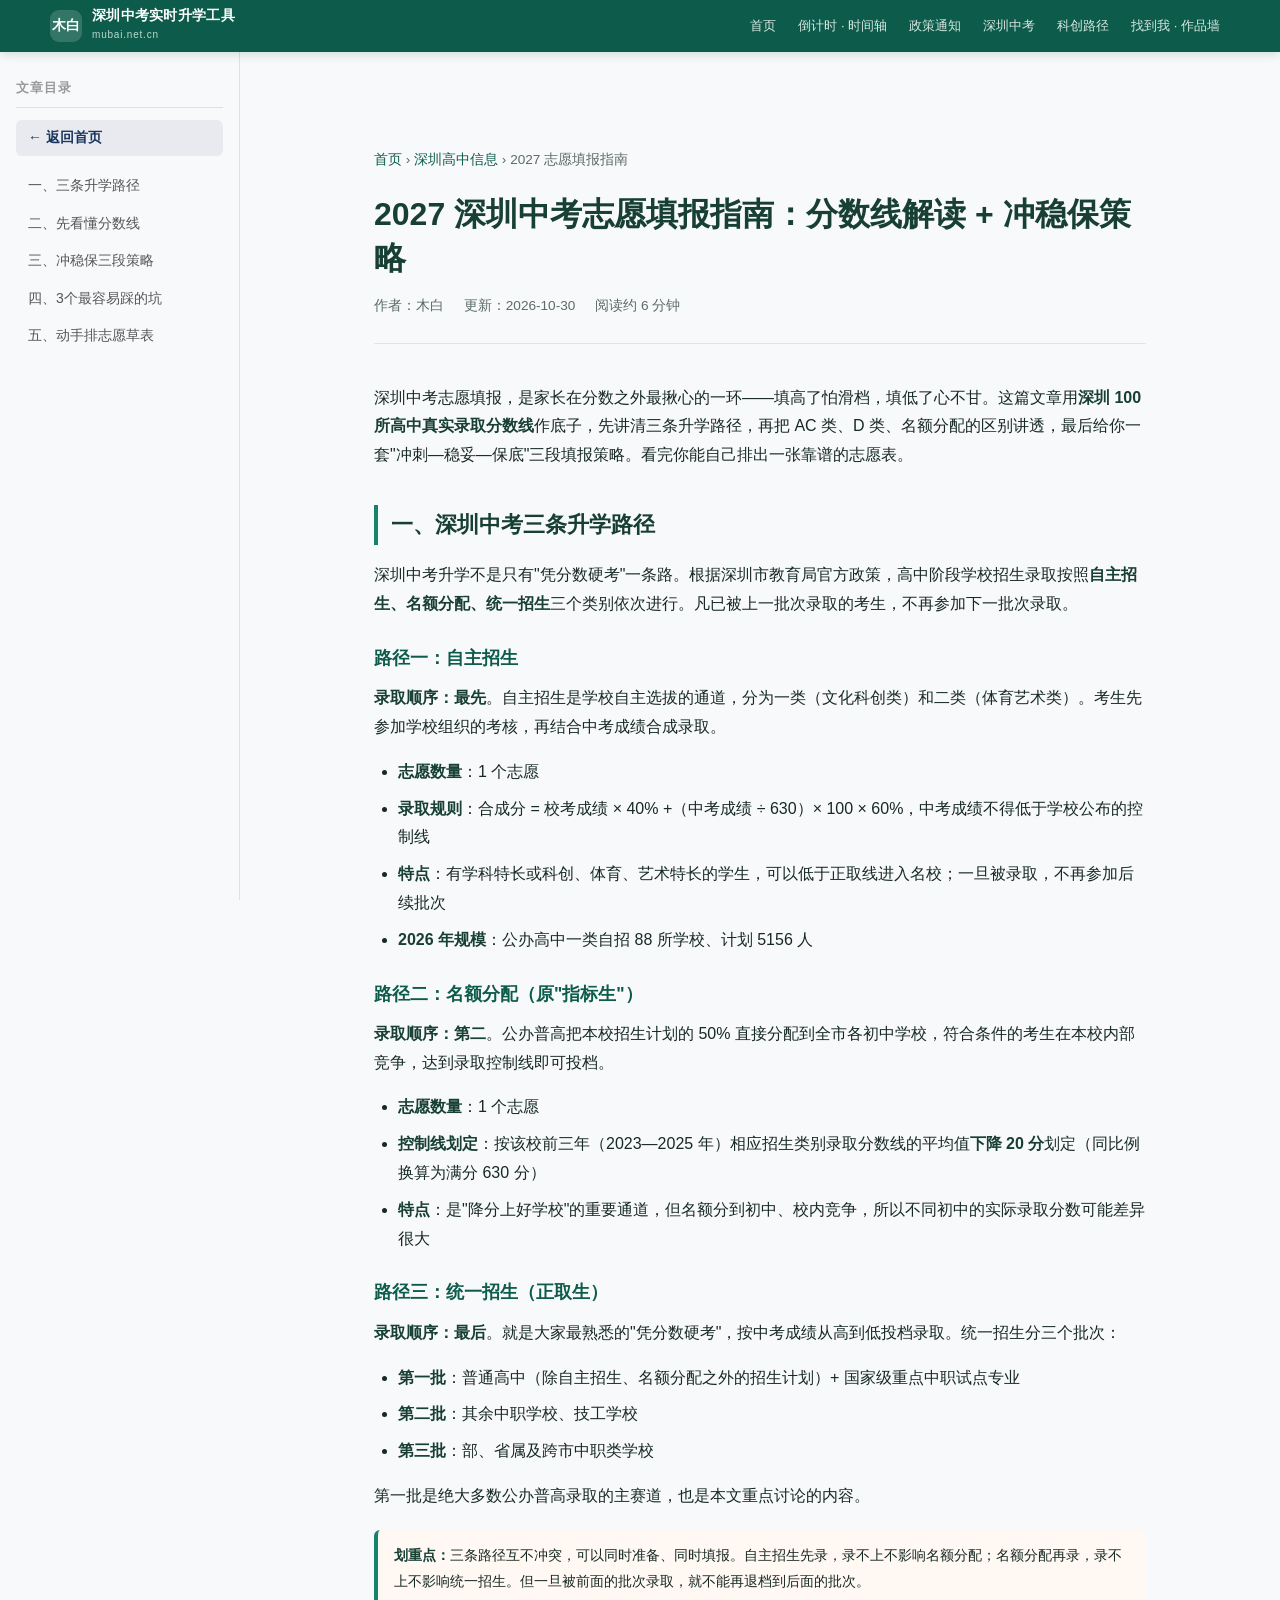
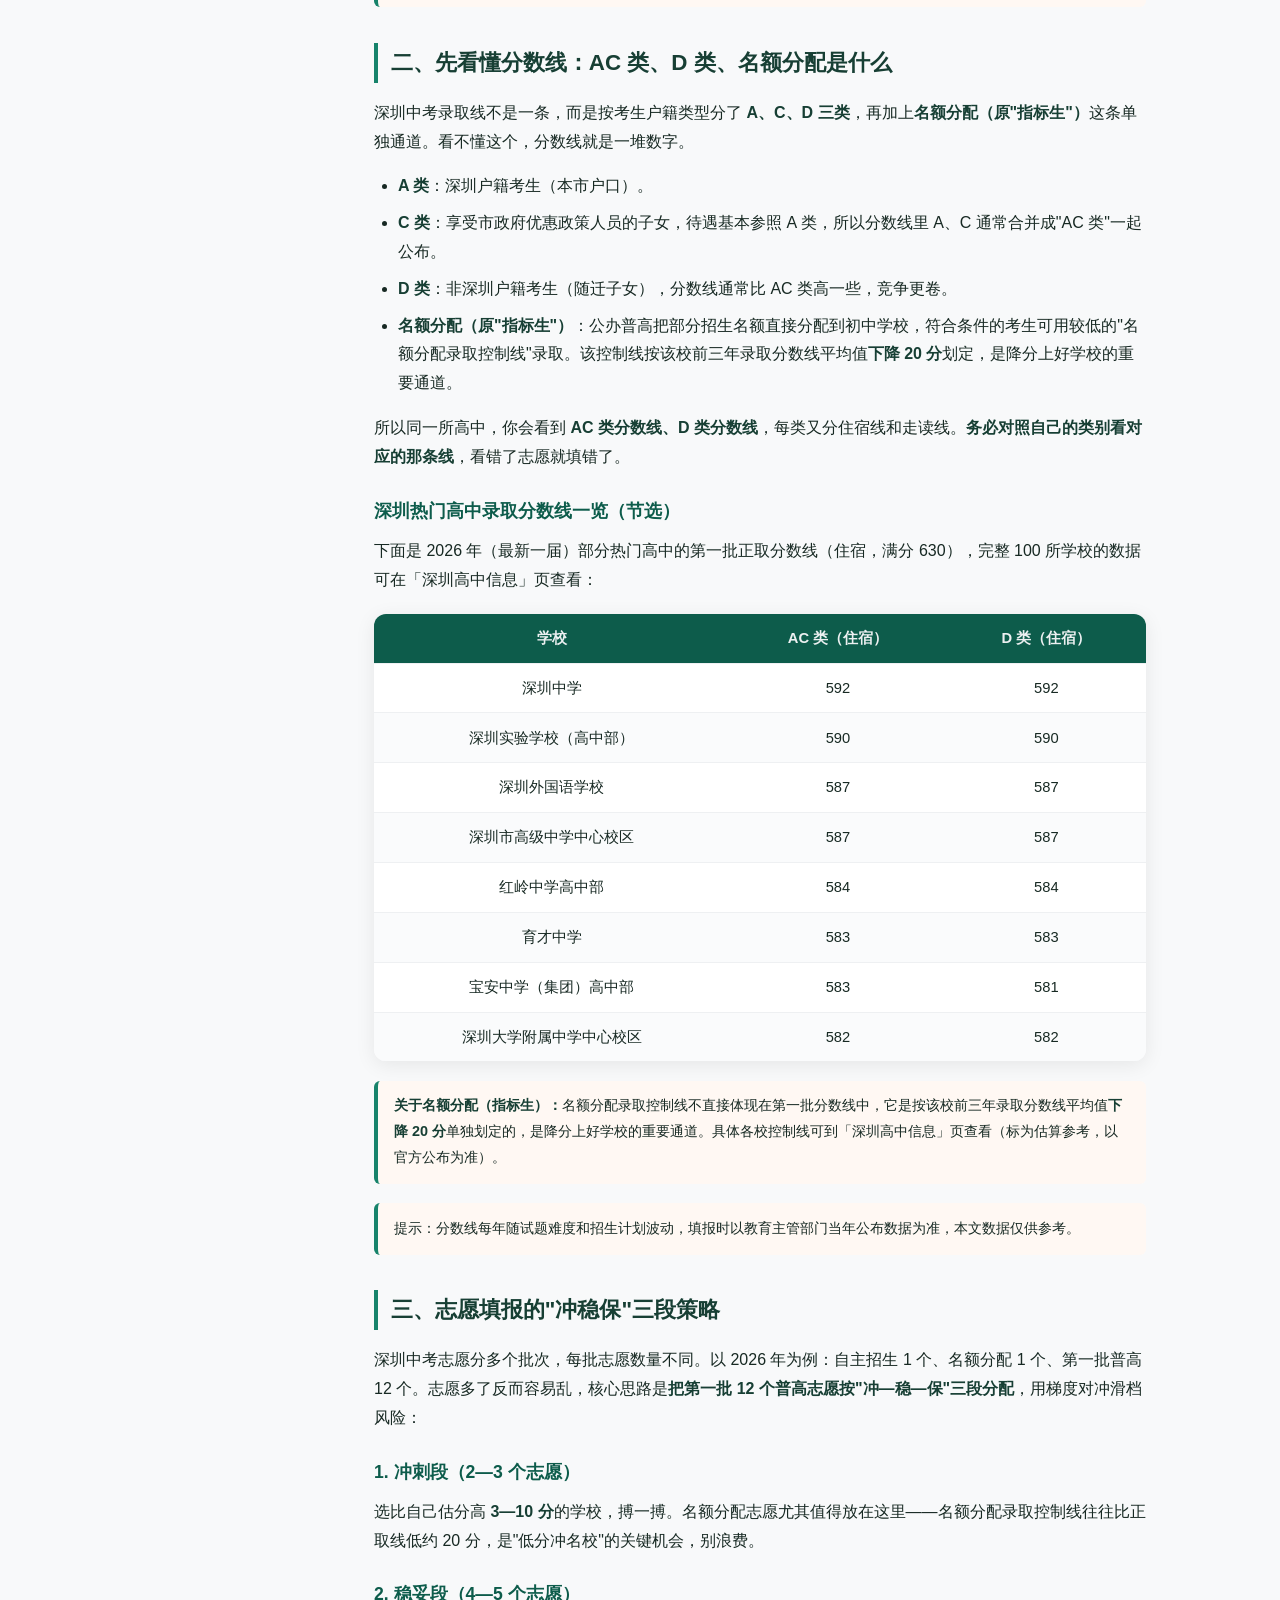
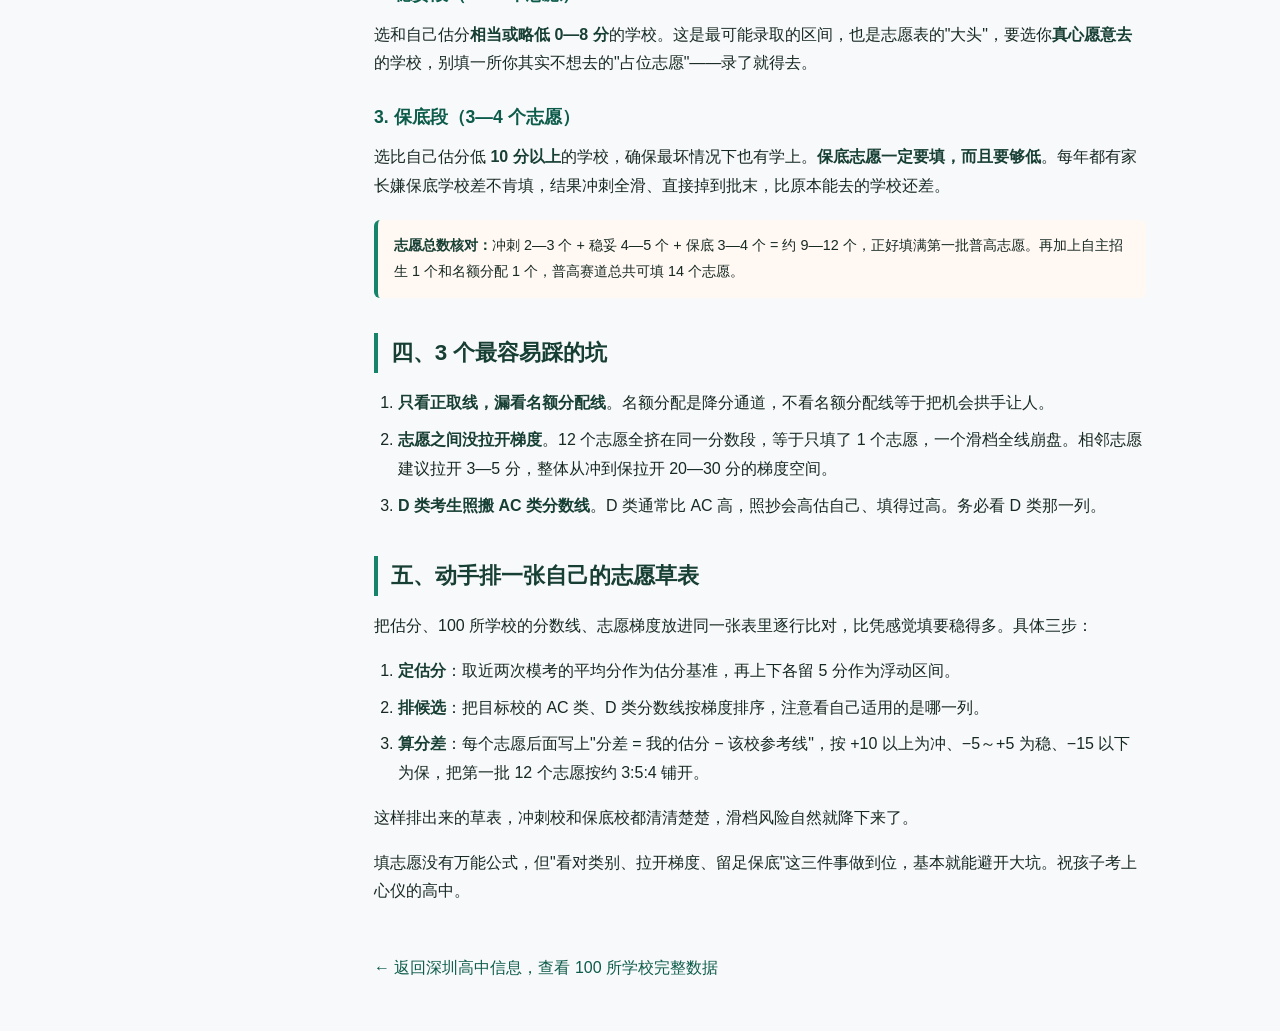
<file: articles/shenzhen-zhongkao-zhiyuan-guide.html>
<!DOCTYPE html>
<html lang="zh-CN"><head>
    <meta charset="UTF-8">
    <meta name="viewport" content="width=device-width, initial-scale=1.0">
    <meta name="baidu-site-verification" content="codeva-zYqrWuPNi6">
    <meta name="google-site-verification" content="A9WaFFEpOrdp64FClz0xmYZwFcOgLW5Zsul8ppPbskk">
    <title>2027 深圳中考志愿填报指南：分数线解读 + 冲稳保策略 - 木白</title>
    <meta name="description" content="2027 深圳中考志愿怎么填？本文用 100 所高中真实录取分数线，讲透 AC类、D类、名额分配区别，给出冲刺-稳妥-保底三段填报策略，附可下载的志愿填报表。">
    <meta name="keywords" content="2027深圳中考,深圳中考志愿填报,深圳中考录取分数线,AC类,D类,名额分配,指标生">
    <meta property="og:title" content="2027 深圳中考志愿填报指南：分数线解读 + 冲稳保策略">
    <meta property="og:description" content="用 100 所高中真实分数线，讲透 AC类/D类/名额分配，给冲刺-稳妥-保底三段策略，附志愿填报表。">
    <meta property="og:type" content="article">
    <meta property="og:url" content="https://mubai.net.cn/articles/shenzhen-zhongkao-zhiyuan-guide.html">
    <meta property="og:image" content="https://mubai.net.cn/avatar.jpg">
    <meta name="twitter:card" content="summary_large_image">
    <meta name="twitter:title" content="2027 深圳中考志愿填报指南：分数线解读 + 冲稳保策略">
    <meta name="twitter:description" content="用 100 所高中真实分数线，讲透 AC类/D类/名额分配，给冲刺-稳妥-保底三段策略，附志愿填报表。">
    <meta name="twitter:image" content="https://mubai.net.cn/avatar.jpg">
    <link rel="canonical" href="https://mubai.net.cn/articles/shenzhen-zhongkao-zhiyuan-guide.html">
    <link rel="icon" href="/avatar.jpg" type="image/jpeg">
    <script type="application/ld+json">
    {"@context":"https://schema.org","@type":"Article","headline":"2027 深圳中考志愿填报指南：分数线解读 + 冲稳保策略","description":"用 100 所高中真实分数线，讲透 AC类/D类/名额分配，给冲刺-稳妥-保底三段策略，附志愿填报表。","image":"https://mubai.net.cn/avatar.jpg","datePublished":"2026-08-21","dateModified":"2026-08-21","author":{"@type":"Person","name":"木白"},"publisher":{"@type":"Person","name":"木白"},"mainEntityOfPage":"https://mubai.net.cn/articles/shenzhen-zhongkao-zhiyuan-guide.html"}
    </script>
    <script type="application/ld+json">
    {"@context":"https://schema.org","@type":"BreadcrumbList","itemListElement":[{"@type":"ListItem","position":1,"name":"首页","item":"https://mubai.net.cn/"},{"@type":"ListItem","position":2,"name":"深圳高中信息","item":"https://mubai.net.cn/shenzhen-high-schools/"},{"@type":"ListItem","position":3,"name":"2026 志愿填报指南","item":"https://mubai.net.cn/articles/shenzhen-zhongkao-zhiyuan-guide.html"}]}
    </script>
    <style>
        * { margin: 0; padding: 0; box-sizing: border-box; }
        :root {
            --primary: #4f6d7a;
            --primary-light: #7a9eab;
            --accent: #e8a87c;
            --bg-dark: #2c3e50;
            --bg-light: #f8f9fa;
            --text-dark: #2c3e50;
            --text-light: #ecf0f1;
            --text-muted: #7f8c8d;
            --card-bg: #ffffff;
            --border-radius: 12px;
            --shadow: 0 4px 20px rgba(0, 0, 0, 0.08);
        }
        html { scroll-behavior: smooth; }
        body {
            font-family: -apple-system, BlinkMacSystemFont, "Segoe UI", "PingFang SC", "Hiragino Sans GB", "Microsoft YaHei", sans-serif;
            background: var(--bg-light);
            color: var(--text-dark);
            line-height: 1.8;
        }
        /* 文章主体 */
        .article-wrap { max-width: 820px; margin: 0 auto; padding: 6rem 1.5rem 3rem; }
        .breadcrumb { font-size: 0.85rem; color: var(--text-muted); margin-bottom: 1.2rem; }
        .breadcrumb a { color: var(--primary); text-decoration: none; }
        .breadcrumb a:hover { text-decoration: underline; }
        .article-header { margin-bottom: 2.5rem; padding-bottom: 1.5rem; border-bottom: 1px solid #e1e4e8; }
        .article-header h1 { font-size: 2rem; line-height: 1.4; color: var(--bg-dark); margin-bottom: 0.8rem; }
        .article-meta { font-size: 0.85rem; color: var(--text-muted); }
        .article-meta span { margin-right: 1rem; }
        /* 中考倒计时 */
        .countdown-card {
            margin-top: 1.5rem;
            background: linear-gradient(135deg, #1a365d 0%, #2c5282 100%);
            border-radius: 12px;
            padding: 1.2rem 1.5rem;
            color: #fff;
            display: flex;
            align-items: center;
            justify-content: space-between;
            gap: 1rem;
            flex-wrap: wrap;
            box-shadow: 0 4px 16px rgba(26, 54, 93, 0.15);
        }
        .countdown-card .cd-title {
            font-size: 1rem;
            font-weight: 700;
            margin-bottom: 0.2rem;
        }
        .countdown-card .cd-desc {
            font-size: 0.85rem;
            opacity: 0.85;
        }
        .countdown-card .cd-nums {
            display: flex;
            gap: 10px;
        }
        .countdown-card .cd-unit {
            text-align: center;
            min-width: 48px;
        }
        .countdown-card .cd-unit .num {
            font-size: 1.6rem;
            font-weight: 800;
            line-height: 1;
            font-variant-numeric: tabular-nums;
        }
        .countdown-card .cd-unit .label {
            font-size: 0.72rem;
            opacity: 0.7;
            margin-top: 0.3rem;
        }
        .countdown-card .cd-ended {
            font-size: 1rem;
            font-weight: 700;
            color: #fbd38d;
        }
        .article-body h2 {
            font-size: 1.4rem; color: var(--bg-dark); margin: 2.2rem 0 1rem;
            padding-left: 0.8rem; border-left: 4px solid var(--accent);
        }
        .article-body h3 { font-size: 1.1rem; color: var(--primary); margin: 1.5rem 0 0.6rem; }
        .article-body p { margin-bottom: 1rem; }
        .article-body ul, .article-body ol { margin: 0 0 1rem 1.5rem; }
        .article-body li { margin-bottom: 0.5rem; }
        .article-body strong { color: var(--bg-dark); }
        .article-body table {
            width: 100%; border-collapse: collapse; margin: 1.2rem 0; font-size: 0.92rem;
            background: var(--card-bg); box-shadow: var(--shadow); border-radius: var(--border-radius); overflow: hidden;
        }
        .article-body th, .article-body td { padding: 0.7rem 0.8rem; text-align: center; border-bottom: 1px solid #eef0f2; }
        .article-body th { background: var(--primary); color: var(--text-light); font-weight: 600; }
        .article-body tr:last-child td { border-bottom: none; }
        .article-body tr:nth-child(even) { background: #fafbfc; }
        .note {
            background: #fff8f3; border-left: 4px solid var(--accent);
            padding: 0.8rem 1rem; border-radius: 6px; margin: 1.2rem 0; font-size: 0.9rem; color: var(--text-dark);
        }
        /* 引流钩子 */
        .lead-hook {
            max-width:680px; margin:36px auto; padding:28px; background: linear-gradient(135deg,#1a365d,#2c5282);
            border-radius:16px; color:#fff; text-align:center; box-shadow:0 8px 30px rgba(0,0,0,.12);
        }
        .lead-hook h3 { color:#fff; font-size:20px; font-weight:700; margin-bottom:6px; }
        .lead-hook .lead-sub { color:rgba(255,255,255,0.92); font-size:13px; margin-bottom:16px; }
        .lead-hook .qr-card {
            width:132px; margin:0 auto 10px;
        }
        .lead-hook .qr-card img { width:132px; height:132px; border-radius:12px; background:#fff; object-fit:cover; display:block; margin:0 auto; }
        .lead-hook .wx-instruction { color:rgba(255,255,255,0.9); font-size:14px; line-height:1.6; }
        .lead-hook .wx-instruction .highlight { color:#fff; font-weight:700; }
        .back-home { display: inline-block; margin-top: 2rem; color: var(--primary); text-decoration: none; font-weight: 500; }
        .back-home:hover { text-decoration: underline; }
        @media (max-width: 768px) {
            .article-header h1 { font-size: 1.5rem; }
            .countdown-card { flex-direction: column; align-items: stretch; padding: 1rem 1.2rem; }
            .countdown-card .cd-nums { justify-content: center; }
            .countdown-card .cd-unit .num { font-size: 1.4rem; }
            .article-body h2 { font-size: 1.2rem; }
            .article-body table { font-size: 0.82rem; }
            .article-body th, .article-body td { padding: 0.5rem 0.4rem; }
        }

        /* ========== 左侧目录导航 ========== */
        .page-toc {
            display: block;
            position: fixed;
            left: 0;
            top: 0;
            width: 240px;
            height: 100vh;
            background: #f8f9fa;
            border-right: 1px solid #e0e0e0;
            overflow-y: auto;
            padding: 20px 16px;
            z-index: 200;
            transition: transform 0.3s ease;
            box-sizing: border-box;
        }
        .page-toc .toc-header {
            font-size: 13px;
            color: #999;
            text-transform: uppercase;
            letter-spacing: 1px;
            margin-bottom: 12px;
            padding-bottom: 8px;
            border-bottom: 1px solid #e0e0e0;
            font-weight: 600;
        }
        .page-toc ul {
            display: block;
            list-style: none;
            padding: 0;
            margin: 0;
        }
        .page-toc li {
            margin-bottom: 2px;
        }
        .page-toc a {
            display: block;
            padding: 8px 12px;
            color: #555;
            text-decoration: none;
            font-size: 14px;
            border-radius: 6px;
            transition: all 0.2s;
            line-height: 1.4;
        }
        .page-toc a:hover {
            background: #e8eaf0;
            color: #1a365d;
        }
        .page-toc a.active {
            background: #1a365d;
            color: #fff;
        }
        .toc-toggle {
            display: none;
            position: fixed;
            left: 16px;
            bottom: 80px;
            z-index: 201;
            width: 44px;
            height: 44px;
            border-radius: 50%;
            background: #1a365d;
            color: #fff;
            border: none;
            cursor: pointer;
            box-shadow: 0 2px 8px rgba(0,0,0,0.2);
            font-size: 20px;
            align-items: center;
            justify-content: center;
        }
        .toc-overlay {
            display: none;
            position: fixed;
            inset: 0;
            background: rgba(0,0,0,0.4);
            z-index: 199;
        }
        @media (min-width: 1025px) {
            body.toc-enabled {
                padding-left: 240px;
            }
        }
        @media (max-width: 1024px) {
            .page-toc {
                transform: translateX(-100%);
                box-shadow: 2px 0 20px rgba(0,0,0,0.15);
            }
            .page-toc.open {
                transform: translateX(0);
            }
            .toc-toggle {
                display: flex;
            }
            .toc-overlay.show {
                display: block;
            }
        }


        .page-toc .toc-home {
            display: block;
            padding: 8px 12px;
            margin-bottom: 12px;
            color: #1a365d;
            text-decoration: none;
            font-size: 14px;
            font-weight: 600;
            border-radius: 6px;
            background: #e8eaf0;
            transition: all 0.2s;
        }
        .page-toc .toc-home:hover {
            background: #1a365d;
            color: #fff;
        }


        /* 侧边栏顶部适配 */
        @media (min-width: 1025px) {
            .page-toc {
                padding-top: 24px;
            }
        }
    </style>
<link rel="stylesheet" href="../assets/css/site.css">
</head>
<body class="toc-enabled">
<header class="mb-sitebar"><div class="mb-inner"><a class="mb-brand" href="../index.html"><span class="mb-logo">木白</span><span class="mb-bt"><strong>深圳中考实时升学工具</strong><small>mubai.net.cn</small></span></a><nav class="mb-nav" aria-label="主导航"><a href="../index.html">首页</a><a href="../index.html#timeline">倒计时 · 时间轴</a><a href="../index.html#policy">政策通知</a><a href="../index.html#zhongkao">深圳中考</a><a href="../index.html#tech">科创路径</a><a href="../index.html#findme">找到我 · 作品墙</a></nav></div></header>

    <!-- 左侧目录 -->
    <nav class="page-toc">
        <div class="toc-header">文章目录</div>
        <a class="toc-home" href="../index.html">← 返回首页</a>
        <ul>
                <li><a href="#sec-1">一、三条升学路径</a></li>
                <li><a href="#sec-2">二、先看懂分数线</a></li>
                <li><a href="#sec-3">三、冲稳保三段策略</a></li>
                <li><a href="#sec-4">四、3个最容易踩的坑</a></li>
                <li><a href="#sec-5">五、动手排志愿草表</a></li>
        </ul>
    </nav>
    <button class="toc-toggle" aria-label="目录">☰</button>
    <div class="toc-overlay"></div>

    <main class="article-wrap">
        <div class="breadcrumb">
            <a href="/">首页</a> › <a href="/shenzhen-high-schools/">深圳高中信息</a> › 2027 志愿填报指南
        </div>

        <header class="article-header">
            <h1>2027 深圳中考志愿填报指南：分数线解读 + 冲稳保策略</h1>
            <div class="article-meta">
                <span>作者：木白</span>
                <span>更新：2026-10-30</span>
                <span>阅读约 6 分钟</span>
            </div>
        </header>

        <div class="article-body">
            <p>深圳中考志愿填报，是家长在分数之外最揪心的一环——填高了怕滑档，填低了心不甘。这篇文章用<strong>深圳 100 所高中真实录取分数线</strong>作底子，先讲清三条升学路径，再把 AC 类、D 类、名额分配的区别讲透，最后给你一套"冲刺—稳妥—保底"三段填报策略。看完你能自己排出一张靠谱的志愿表。</p>

            <h2 id="sec-1">一、深圳中考三条升学路径</h2>
            <p>深圳中考升学不是只有"凭分数硬考"一条路。根据深圳市教育局官方政策，高中阶段学校招生录取按照<strong>自主招生、名额分配、统一招生</strong>三个类别依次进行。凡已被上一批次录取的考生，不再参加下一批次录取。</p>

            <h3>路径一：自主招生</h3>
            <p><strong>录取顺序：最先</strong>。自主招生是学校自主选拔的通道，分为一类（文化科创类）和二类（体育艺术类）。考生先参加学校组织的考核，再结合中考成绩合成录取。</p>
            <ul>
                <li><strong>志愿数量</strong>：1 个志愿</li>
                <li><strong>录取规则</strong>：合成分 = 校考成绩 × 40% +（中考成绩 ÷ 630）× 100 × 60%，中考成绩不得低于学校公布的控制线</li>
                <li><strong>特点</strong>：有学科特长或科创、体育、艺术特长的学生，可以低于正取线进入名校；一旦被录取，不再参加后续批次</li>
                <li><strong>2026 年规模</strong>：公办高中一类自招 88 所学校、计划 5156 人</li>
            </ul>

            <h3>路径二：名额分配（原"指标生"）</h3>
            <p><strong>录取顺序：第二</strong>。公办普高把本校招生计划的 50% 直接分配到全市各初中学校，符合条件的考生在本校内部竞争，达到录取控制线即可投档。</p>
            <ul>
                <li><strong>志愿数量</strong>：1 个志愿</li>
                <li><strong>控制线划定</strong>：按该校前三年（2023—2025 年）相应招生类别录取分数线的平均值<strong>下降 20 分</strong>划定（同比例换算为满分 630 分）</li>
                <li><strong>特点</strong>：是"降分上好学校"的重要通道，但名额分到初中、校内竞争，所以不同初中的实际录取分数可能差异很大</li>
            </ul>

            <h3>路径三：统一招生（正取生）</h3>
            <p><strong>录取顺序：最后</strong>。就是大家最熟悉的"凭分数硬考"，按中考成绩从高到低投档录取。统一招生分三个批次：</p>
            <ul>
                <li><strong>第一批</strong>：普通高中（除自主招生、名额分配之外的招生计划）+ 国家级重点中职试点专业</li>
                <li><strong>第二批</strong>：其余中职学校、技工学校</li>
                <li><strong>第三批</strong>：部、省属及跨市中职类学校</li>
            </ul>
            <p>第一批是绝大多数公办普高录取的主赛道，也是本文重点讨论的内容。</p>

            <div class="note">
                <strong>划重点：</strong>三条路径互不冲突，可以同时准备、同时填报。自主招生先录，录不上不影响名额分配；名额分配再录，录不上不影响统一招生。但一旦被前面的批次录取，就不能再退档到后面的批次。
            </div>

            <h2 id="sec-2">二、先看懂分数线：AC 类、D 类、名额分配是什么</h2>
            <p>深圳中考录取线不是一条，而是按考生户籍类型分了 <strong>A、C、D 三类</strong>，再加上<strong>名额分配（原"指标生"）</strong>这条单独通道。看不懂这个，分数线就是一堆数字。</p>
            <ul>
                <li><strong>A 类</strong>：深圳户籍考生（本市户口）。</li>
                <li><strong>C 类</strong>：享受市政府优惠政策人员的子女，待遇基本参照 A 类，所以分数线里 A、C 通常合并成"AC 类"一起公布。</li>
                <li><strong>D 类</strong>：非深圳户籍考生（随迁子女），分数线通常比 AC 类高一些，竞争更卷。</li>
                <li><strong>名额分配（原"指标生"）</strong>：公办普高把部分招生名额直接分配到初中学校，符合条件的考生可用较低的"名额分配录取控制线"录取。该控制线按该校前三年录取分数线平均值<strong>下降 20 分</strong>划定，是降分上好学校的重要通道。</li>
            </ul>
            <p>所以同一所高中，你会看到 <strong>AC 类分数线、D 类分数线</strong>，每类又分住宿线和走读线。<strong>务必对照自己的类别看对应的那条线</strong>，看错了志愿就填错了。</p>

            <h3>深圳热门高中录取分数线一览（节选）</h3>
            <p>下面是 2026 年（最新一届）部分热门高中的第一批正取分数线（住宿，满分 630），完整 100 所学校的数据可在「深圳高中信息」页查看：</p>
            <table>
                <thead>
                    <tr><th>学校</th><th>AC 类（住宿）</th><th>D 类（住宿）</th></tr>
                </thead>
                <tbody>
                    <tr><td>深圳中学</td><td>592</td><td>592</td></tr>
                    <tr><td>深圳实验学校（高中部）</td><td>590</td><td>590</td></tr>
                    <tr><td>深圳外国语学校</td><td>587</td><td>587</td></tr>
                    <tr><td>深圳市高级中学中心校区</td><td>587</td><td>587</td></tr>
                    <tr><td>红岭中学高中部</td><td>584</td><td>584</td></tr>
                    <tr><td>育才中学</td><td>583</td><td>583</td></tr>
                    <tr><td>宝安中学（集团）高中部</td><td>583</td><td>581</td></tr>
                    <tr><td>深圳大学附属中学中心校区</td><td>582</td><td>582</td></tr>
                </tbody>
            </table>
            <div class="note">
                <strong>关于名额分配（指标生）：</strong>名额分配录取控制线不直接体现在第一批分数线中，它是按该校前三年录取分数线平均值<strong>下降 20 分</strong>单独划定的，是降分上好学校的重要通道。具体各校控制线可到「深圳高中信息」页查看（标为估算参考，以官方公布为准）。
            </div>
            <div class="note">提示：分数线每年随试题难度和招生计划波动，填报时以教育主管部门当年公布数据为准，本文数据仅供参考。</div>

            <h2 id="sec-3">三、志愿填报的"冲稳保"三段策略</h2>
            <p>深圳中考志愿分多个批次，每批志愿数量不同。以 2026 年为例：自主招生 1 个、名额分配 1 个、第一批普高 12 个。志愿多了反而容易乱，核心思路是<strong>把第一批 12 个普高志愿按"冲—稳—保"三段分配</strong>，用梯度对冲滑档风险：</p>
            <h3>1. 冲刺段（2—3 个志愿）</h3>
            <p>选比自己估分高 <strong>3—10 分</strong>的学校，搏一搏。名额分配志愿尤其值得放在这里——名额分配录取控制线往往比正取线低约 20 分，是"低分冲名校"的关键机会，别浪费。</p>
            <h3>2. 稳妥段（4—5 个志愿）</h3>
            <p>选和自己估分<strong>相当或略低 0—8 分</strong>的学校。这是最可能录取的区间，也是志愿表的"大头"，要选你<strong>真心愿意去</strong>的学校，别填一所你其实不想去的"占位志愿"——录了就得去。</p>
            <h3>3. 保底段（3—4 个志愿）</h3>
            <p>选比自己估分低 <strong>10 分以上</strong>的学校，确保最坏情况下也有学上。<strong>保底志愿一定要填，而且要够低</strong>。每年都有家长嫌保底学校差不肯填，结果冲刺全滑、直接掉到批末，比原本能去的学校还差。</p>
            <div class="note">
                <strong>志愿总数核对：</strong>冲刺 2—3 个 + 稳妥 4—5 个 + 保底 3—4 个 = 约 9—12 个，正好填满第一批普高志愿。再加上自主招生 1 个和名额分配 1 个，普高赛道总共可填 14 个志愿。
            </div>

            <h2 id="sec-4">四、3 个最容易踩的坑</h2>
            <ol>
                <li><strong>只看正取线，漏看名额分配线</strong>。名额分配是降分通道，不看名额分配线等于把机会拱手让人。</li>
                <li><strong>志愿之间没拉开梯度</strong>。12 个志愿全挤在同一分数段，等于只填了 1 个志愿，一个滑档全线崩盘。相邻志愿建议拉开 3—5 分，整体从冲到保拉开 20—30 分的梯度空间。</li>
                <li><strong>D 类考生照搬 AC 类分数线</strong>。D 类通常比 AC 高，照抄会高估自己、填得过高。务必看 D 类那一列。</li>
            </ol>

            <h2 id="sec-5">五、动手排一张自己的志愿草表</h2>
            <p>把估分、100 所学校的分数线、志愿梯度放进同一张表里逐行比对，比凭感觉填要稳得多。具体三步：</p>
            <ol>
                <li><strong>定估分</strong>：取近两次模考的平均分作为估分基准，再上下各留 5 分作为浮动区间。</li>
                <li><strong>排候选</strong>：把目标校的 AC 类、D 类分数线按梯度排序，注意看自己适用的是哪一列。</li>
                <li><strong>算分差</strong>：每个志愿后面写上"分差 = 我的估分 − 该校参考线"，按 +10 以上为冲、−5～+5 为稳、−15 以下为保，把第一批 12 个志愿按约 3:5:4 铺开。</li>
            </ol>
            <p>这样排出来的草表，冲刺校和保底校都清清楚楚，滑档风险自然就降下来了。</p>

            <p>填志愿没有万能公式，但"看对类别、拉开梯度、留足保底"这三件事做到位，基本就能避开大坑。祝孩子考上心仪的高中。</p>

            <a href="/shenzhen-high-schools/" class="back-home">← 返回深圳高中信息，查看 100 所学校完整数据</a>
        </div>
    </main>

<script>
// 左侧目录导航
(function() {
    var tocLinks = document.querySelectorAll('.page-toc a');
    var sections = [];
    tocLinks.forEach(function(link) {
        var href = link.getAttribute('href');
        if (href && href.startsWith('#')) {
            var target = document.getElementById(href.substring(1));
            if (target) sections.push({ el: target, link: link });
        }
    });

    // Scroll spy
    function updateActive() {
        var scrollPos = window.scrollY + 100;
        var current = null;
        sections.forEach(function(s) {
            if (s.el.offsetTop <= scrollPos) current = s;
        });
        tocLinks.forEach(function(l) { l.classList.remove('active'); });
        if (current) current.link.classList.add('active');
    }
    window.addEventListener('scroll', updateActive);
    updateActive();

    // Mobile toggle
    var toggle = document.querySelector('.toc-toggle');
    var toc = document.querySelector('.page-toc');
    var overlay = document.querySelector('.toc-overlay');
    if (toggle) {
        toggle.addEventListener('click', function() {
            toc.classList.toggle('open');
            overlay.classList.toggle('show');
        });
    }
    if (overlay) {
        overlay.addEventListener('click', function() {
            toc.classList.remove('open');
            overlay.classList.remove('show');
        });
    }
    // Close on link click (mobile)
    tocLinks.forEach(function(link) {
        link.addEventListener('click', function() {
            if (window.innerWidth <= 1024) {
                toc.classList.remove('open');
                overlay.classList.remove('show');
            }
        });
    });
})();
</script>




<script type="module" src="https://static.cloudflareinsights.com/beacon.min.js/v31edd6df95cf4e85bb4c19e7a9bdbcba1788362987495" integrity="sha512-iIg7k2xntmwu6/uSb5tpc/hySgZc4eoL31yB29W6tJFo2akwjPWcEqnCEdJvGexCL0KEQwVYv5BlowfhVz26hg==" data-cf-beacon='{"version":"2024.11.0","token":"e7dec9ee3cca42bcaab82d4b32297f98","r":1,"spa":2}' crossorigin="anonymous"></script>
<script src="../assets/js/site.js" defer></script>
</body></html>
</file>
<file: assets/css/site.css>
/* ============================================================
   木白 · 深圳中考实时升学工具 · 全站统一风格 v1
   说明：本文件在所有页面 <style> 之后加载，
   用于提供统一的顶栏、字体与配色变量，并把固定目录/吸顶导航下移，
   避免被顶部统一导航遮挡。不改动各页正文数据与版式。
   ============================================================ */

:root{
  --mb-green:#0d5c4b;
  --mb-green2:#17836b;
  --mb-soft:#e7f2ed;
  --mb-gold:#aa7b2f;
  --mb-ink:#172923;
  --mb-sub:#5b6c65;
  --mb-line:#dce5df;
  --mb-font:-apple-system,BlinkMacSystemFont,"Segoe UI","PingFang SC","Hiragino Sans GB","Microsoft YaHei",sans-serif;

  /* 覆盖各页原有主色变量，使使用变量的元素统一为木白绿 */
  --primary:#0d5c4b;
  --primary-light:#17836b;
  --accent:#17836b;
  --bg-dark:#173f34;
  --text-dark:#172923;
  --text-muted:#5b6c65;
}

html{ -webkit-text-size-adjust:100%; }

/* 统一字体；为固定顶栏预留高度 */
body{
  font-family:var(--mb-font) !important;
  padding-top:52px !important;
}

/* ---------- 统一顶栏 ---------- */
.mb-sitebar{
  position:fixed; top:0; left:0; right:0; height:52px; z-index:500;
  background:var(--mb-green); color:#fff;
  display:flex; align-items:center;
  box-shadow:0 2px 10px rgba(13,92,75,.18);
}
.mb-inner{
  width:min(1180px, calc(100% - 32px)); margin:0 auto;
  display:flex; align-items:center; justify-content:space-between; gap:16px;
}
.mb-brand{ display:flex; align-items:center; gap:10px; text-decoration:none; color:#fff; flex:none; }
.mb-logo{
  width:32px; height:32px; border-radius:9px;
  background:rgba(255,255,255,.16); color:#fff;
  display:grid; place-items:center; font-weight:700; font-size:14px;
}
.mb-bt strong{ display:block; font-size:14px; line-height:1.1; letter-spacing:.02em; }
.mb-bt small{ display:block; font-size:10px; color:#b9d9cd; letter-spacing:.08em; margin-top:2px; }
.mb-nav{ display:flex; gap:2px; overflow-x:auto; overflow-y:hidden; scrollbar-width:none; min-width:0; -webkit-overflow-scrolling:touch; }
.mb-nav::-webkit-scrollbar{ display:none; }
.mb-nav a{
  white-space:nowrap; color:#d7e7e1; font-size:13px; padding:6px 10px;
  border-radius:7px; text-decoration:none; transition:background .15s,color .15s;
}
.mb-nav a:hover, .mb-nav a.active{ background:rgba(255,255,255,.14); color:#fff; }

/* ---------- 让固定元素避开顶栏 ---------- */
.page-toc{ top:52px !important; height:calc(100vh - 52px) !important; }
nav:not(.page-toc){ top:52px !important; }
.nav-bar{ top:52px !important; }

/* ---------- 回到顶部 ---------- */
.mb-totop{
  position:fixed; right:18px; bottom:18px; z-index:600;
  width:42px; height:42px; border-radius:50%;
  background:var(--mb-green); color:#fff; border:none; cursor:pointer;
  font-size:18px; line-height:1;
  box-shadow:0 4px 14px rgba(13,92,75,.3);
  display:none; align-items:center; justify-content:center;
}
.mb-totop.show{ display:flex; }

@media (max-width:640px){
  .mb-bt small{ display:none; }
  .mb-bt strong{ font-size:13px; }
  .mb-nav a{ font-size:12px; padding:5px 8px; }
}
@media (max-width:430px){
  .mb-bt{ display:none; }
}
</file>
